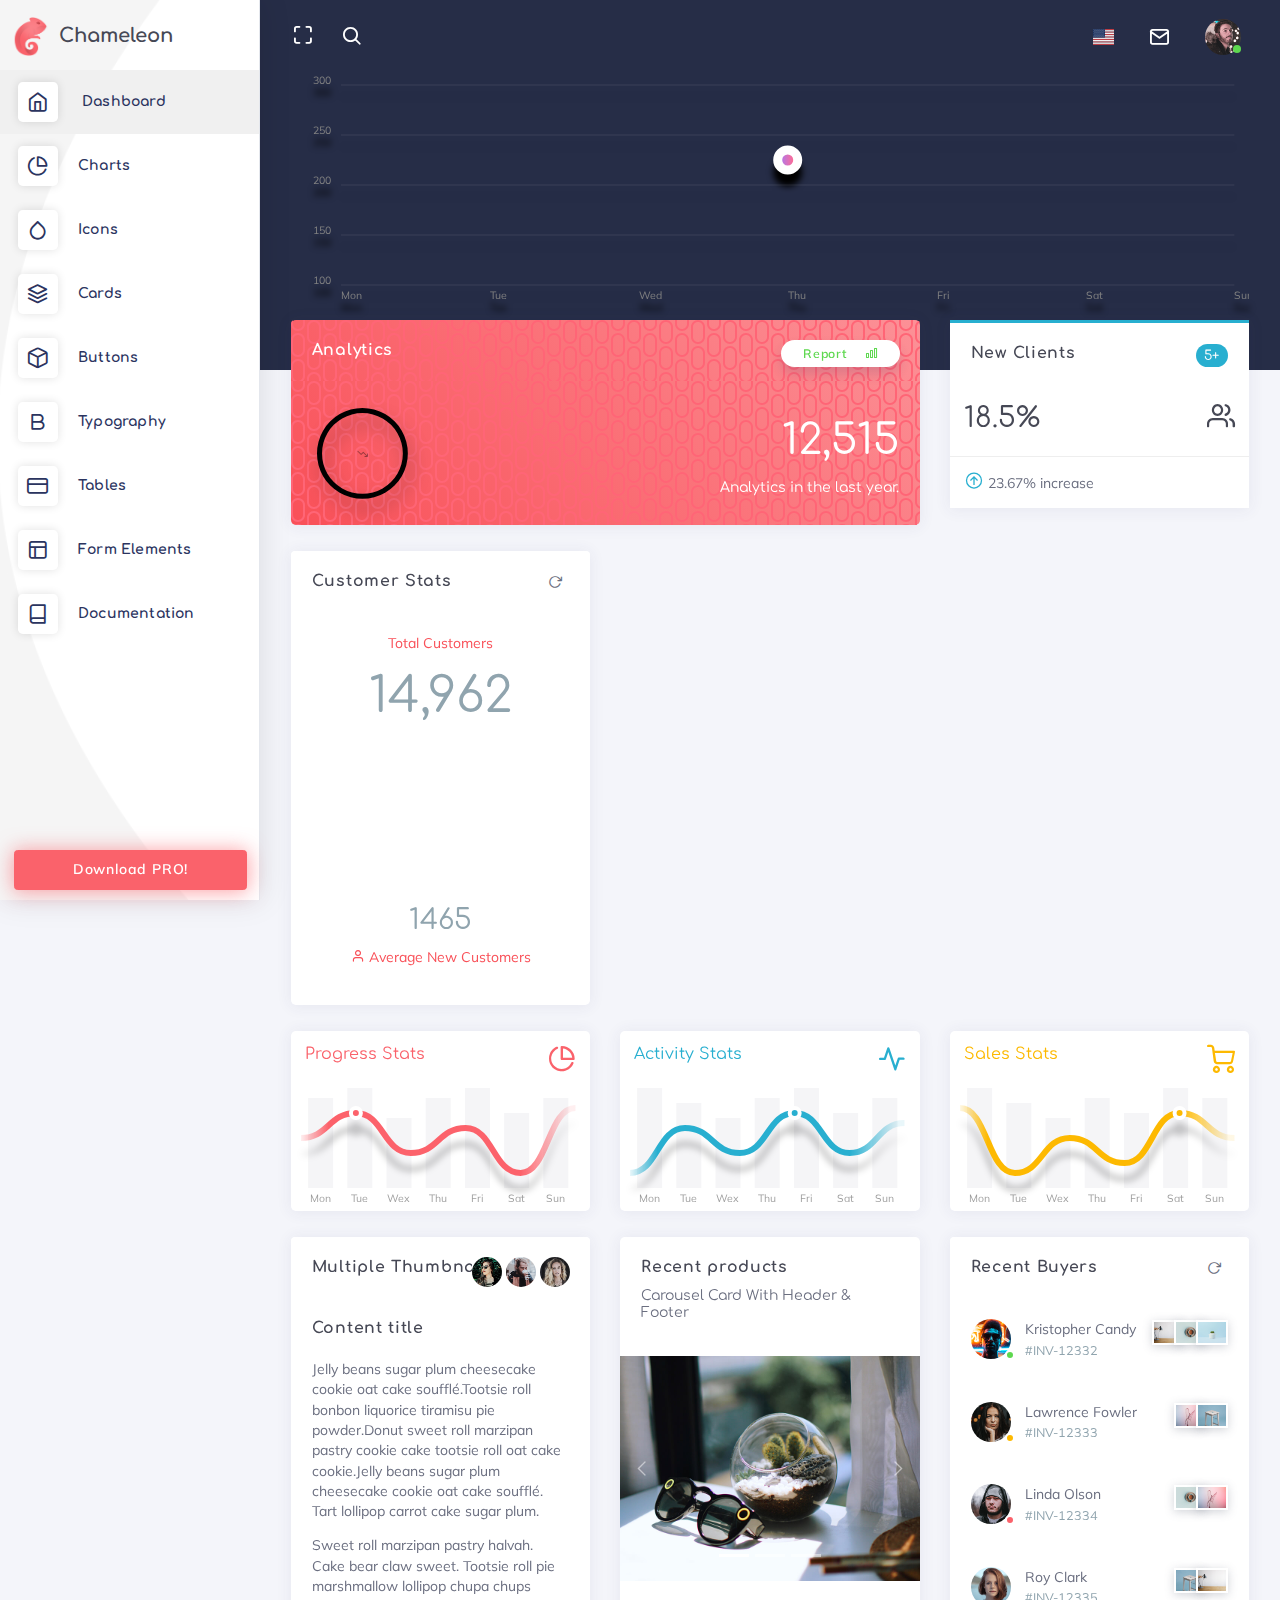
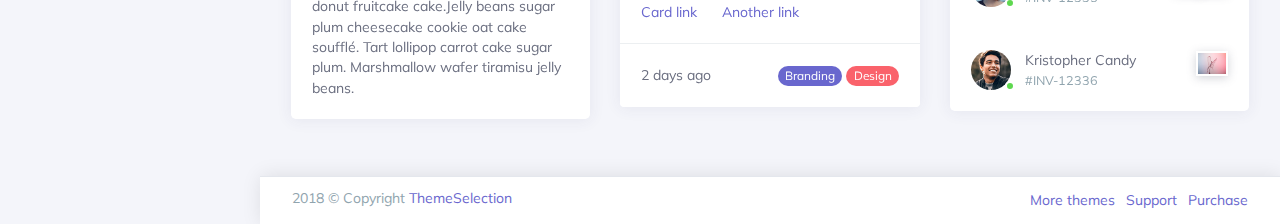
<file: index.html>
<!DOCTYPE html>
<html class="loading" lang="en" data-textdirection="ltr">
  <head>
    <meta http-equiv="Content-Type" content="text/html; charset=UTF-8">
    <meta http-equiv="X-UA-Compatible" content="IE=edge">
    <meta name="viewport" content="width=device-width, initial-scale=1.0, user-scalable=0, minimal-ui">
    <meta name="description" content="Chameleon Admin is a modern Bootstrap 4 webapp &amp; admin dashboard html template with a large number of components, elegant design, clean and organized code.">
    <meta name="keywords" content="admin template, Chameleon admin template, dashboard template, gradient admin template, responsive admin template, webapp, eCommerce dashboard, analytic dashboard">
    <meta name="author" content="ThemeSelect">
    <title>Dashboard - Chameleon Admin - Modern Bootstrap 4 WebApp & Dashboard HTML Template + UI Kit</title>
    <link rel="apple-touch-icon" href="theme-assets/images/ico/apple-icon-120.png">
    <link rel="shortcut icon" type="image/x-icon" href="theme-assets/images/ico/favicon.ico">
    <link href="https://fonts.googleapis.com/css?family=Muli:300,300i,400,400i,600,600i,700,700i%7CComfortaa:300,400,700" rel="stylesheet">
    <link href="https://maxcdn.icons8.com/fonts/line-awesome/1.1/css/line-awesome.min.css" rel="stylesheet">
    <!-- BEGIN VENDOR CSS-->
    <link rel="stylesheet" type="text/css" href="theme-assets/css/vendors.css">
    <link rel="stylesheet" type="text/css" href="theme-assets/vendors/css/charts/chartist.css">
    <!-- END VENDOR CSS-->
    <!-- BEGIN CHAMELEON  CSS-->
    <link rel="stylesheet" type="text/css" href="theme-assets/css/app-lite.css">
    <!-- END CHAMELEON  CSS-->
    <!-- BEGIN Page Level CSS-->
    <link rel="stylesheet" type="text/css" href="theme-assets/css/core/menu/menu-types/vertical-menu.css">
    <link rel="stylesheet" type="text/css" href="theme-assets/css/core/colors/palette-gradient.css">
    <link rel="stylesheet" type="text/css" href="theme-assets/css/pages/dashboard-ecommerce.css">
    <!-- END Page Level CSS-->
    <!-- BEGIN Custom CSS-->
    <!-- END Custom CSS-->
  </head>
  <body class="vertical-layout vertical-menu 2-columns   menu-expanded fixed-navbar" data-open="click" data-menu="vertical-menu" data-color="bg-chartbg" data-col="2-columns">

    <!-- fixed-top-->
    <nav class="header-navbar navbar-expand-md navbar navbar-with-menu navbar-without-dd-arrow fixed-top navbar-semi-light">
      <div class="navbar-wrapper">
        <div class="navbar-container content">
          <div class="collapse navbar-collapse show" id="navbar-mobile">
            <ul class="nav navbar-nav mr-auto float-left">
              <li class="nav-item d-block d-md-none"><a class="nav-link nav-menu-main menu-toggle hidden-xs" href="#"><i class="ft-menu"></i></a></li>
              <li class="nav-item d-none d-md-block"><a class="nav-link nav-link-expand" href="#"><i class="ficon ft-maximize"></i></a></li>
              <li class="nav-item dropdown navbar-search"><a class="nav-link dropdown-toggle hide" data-toggle="dropdown" href="#"><i class="ficon ft-search"></i></a>
                <ul class="dropdown-menu">
                  <li class="arrow_box">
                    <form>
                      <div class="input-group search-box">
                        <div class="position-relative has-icon-right full-width">
                          <input class="form-control" id="search" type="text" placeholder="Search here...">
                          <div class="form-control-position navbar-search-close"><i class="ft-x">   </i></div>
                        </div>
                      </div>
                    </form>
                  </li>
                </ul>
              </li>
            </ul>
            <ul class="nav navbar-nav float-right">         
              <li class="dropdown dropdown-language nav-item"><a class="dropdown-toggle nav-link" id="dropdown-flag" href="#" data-toggle="dropdown" aria-haspopup="true" aria-expanded="false"><i class="flag-icon flag-icon-us"></i><span class="selected-language"></span></a>
                <div class="dropdown-menu" aria-labelledby="dropdown-flag">
                  <div class="arrow_box"><a class="dropdown-item" href="#"><i class="flag-icon flag-icon-us"></i> English</a><a class="dropdown-item" href="#"><i class="flag-icon flag-icon-cn"></i> Chinese</a><a class="dropdown-item" href="#"><i class="flag-icon flag-icon-ru"></i> Russian</a><a class="dropdown-item" href="#"><i class="flag-icon flag-icon-fr"></i> French</a><a class="dropdown-item" href="#"><i class="flag-icon flag-icon-es"></i> Spanish</a></div>
                </div>
              </li>
            </ul>
            <ul class="nav navbar-nav float-right">
              <li class="dropdown dropdown-notification nav-item"><a class="nav-link nav-link-label" href="#" data-toggle="dropdown"><i class="ficon ft-mail">             </i></a>
                <div class="dropdown-menu dropdown-menu-right">
                  <div class="arrow_box_right"><a class="dropdown-item" href="#"><i class="ft-book"></i> Read Mail</a><a class="dropdown-item" href="#"><i class="ft-bookmark"></i> Read Later</a><a class="dropdown-item" href="#"><i class="ft-check-square"></i> Mark all Read       </a></div>
                </div>
              </li>
              <li class="dropdown dropdown-user nav-item"><a class="dropdown-toggle nav-link dropdown-user-link" href="#" data-toggle="dropdown">             <span class="avatar avatar-online"><img src="theme-assets/images/portrait/small/avatar-s-19.png" alt="avatar"><i></i></span></a>
                <div class="dropdown-menu dropdown-menu-right">
                  <div class="arrow_box_right"><a class="dropdown-item" href="#"><span class="avatar avatar-online"><img src="theme-assets/images/portrait/small/avatar-s-19.png" alt="avatar"><span class="user-name text-bold-700 ml-1">John Doe</span></span></a>
                    <div class="dropdown-divider"></div><a class="dropdown-item" href="#"><i class="ft-user"></i> Edit Profile</a><a class="dropdown-item" href="#"><i class="ft-mail"></i> My Inbox</a><a class="dropdown-item" href="#"><i class="ft-check-square"></i> Task</a><a class="dropdown-item" href="#"><i class="ft-message-square"></i> Chats</a>
                    <div class="dropdown-divider"></div><a class="dropdown-item" href="#"><i class="ft-power"></i> Logout</a>
                  </div>
                </div>
              </li>
            </ul>
          </div>
        </div>
      </div>
    </nav>

    <!-- ////////////////////////////////////////////////////////////////////////////-->


    <div class="main-menu menu-fixed menu-light menu-accordion    menu-shadow " data-scroll-to-active="true" data-img="theme-assets/images/backgrounds/02.jpg">
      <div class="navbar-header">
        <ul class="nav navbar-nav flex-row">       
          <li class="nav-item mr-auto"><a class="navbar-brand" href="index.html"><img class="brand-logo" alt="Chameleon admin logo" src="theme-assets/images/logo/logo.png"/>
              <h3 class="brand-text">Chameleon</h3></a></li>
          <li class="nav-item d-md-none"><a class="nav-link close-navbar"><i class="ft-x"></i></a></li>
        </ul>
      </div>
      <div class="main-menu-content">
        <ul class="navigation navigation-main" id="main-menu-navigation" data-menu="menu-navigation">
          <li class="active"><a href="index.html"><i class="ft-home"></i><span class="menu-title" data-i18n="">Dashboard</span></a>
          </li>
          <li class=" nav-item"><a href="charts.html"><i class="ft-pie-chart"></i><span class="menu-title" data-i18n="">Charts</span></a>
          </li>
          <li class=" nav-item"><a href="icons.html"><i class="ft-droplet"></i><span class="menu-title" data-i18n="">Icons</span></a>
          </li>
          <li class=" nav-item"><a href="cards.html"><i class="ft-layers"></i><span class="menu-title" data-i18n="">Cards</span></a>
          </li>
          <li class=" nav-item"><a href="buttons.html"><i class="ft-box"></i><span class="menu-title" data-i18n="">Buttons</span></a>
          </li>
          <li class=" nav-item"><a href="typography.html"><i class="ft-bold"></i><span class="menu-title" data-i18n="">Typography</span></a>
          </li>
          <li class=" nav-item"><a href="tables.html"><i class="ft-credit-card"></i><span class="menu-title" data-i18n="">Tables</span></a>
          </li>
          <li class=" nav-item"><a href="form-elements.html"><i class="ft-layout"></i><span class="menu-title" data-i18n="">Form Elements</span></a>
          </li>
          <li class=" nav-item"><a href="https://themeselection.com/demo/chameleon-admin-template/documentation"><i class="ft-book"></i><span class="menu-title" data-i18n="">Documentation</span></a>
          </li>
        </ul>
      </div><a class="btn btn-danger btn-block btn-glow btn-upgrade-pro mx-1" href="https://themeselection.com/products/chameleon-admin-modern-bootstrap-webapp-dashboard-html-template-ui-kit/" target="_blank">Download PRO!</a>
      <div class="navigation-background"></div>
    </div>

    <div class="app-content content">
      <div class="content-wrapper">
        <div class="content-wrapper-before"></div>
        <div class="content-header row">
        </div>
        <div class="content-body"><!-- Chart -->
<div class="row match-height">
    <div class="col-12">
        <div class="">
            <div id="gradient-line-chart1" class="height-250 GradientlineShadow1"></div>
        </div>
    </div>
</div>
<!-- Chart -->
<!-- eCommerce statistic -->
        <div class="row">
            <div class="col-8">
                <div class="card pull-up bg-gradient-directional-danger">
                    <div class="card-header bg-hexagons-danger">
                        <h4 class="card-title white">Analytics</h4>
                        <a class="heading-elements-toggle"><i class="la la-ellipsis-v font-medium-3"></i></a>
                        <div class="heading-elements">
                            <ul class="list-inline mb-0">
                                <li>
                                    <a class="btn btn-sm btn-white success box-shadow-1 round btn-min-width pull-right" href="#" target="_blank">Report <i class="ft-bar-chart pl-1"></i></a>
                                </li>
                            </ul>
                        </div>
                    </div>
                    <div class="card-content collapse show bg-hexagons-danger">
                        <div class="card-body">
                            <div class="media d-flex">
                                <div class="align-self-center width-100">
                                    <div id="Analytics-donut-chart" class="height-100 donutShadow"><svg xmlns:ct="http://gionkunz.github.com/chartist-js/ct" width="100%" height="100%" class="ct-chart-donut" style="width: 100%; height: 100%;"><g class="ct-series ct-series-a"><path d="M50.416,5A45.424,45.424,0,1,0,50.424,5L50.424,10A40.424,40.424,0,1,1,50.417,10Z" class="ct-slice-donut-solid" ct:value="100"></path></g><g><text dx="50.42414474487305" dy="55.1241717338562" text-anchor="middle" class="ct-label" font-family="feather"></text></g><defs><linearGradient id="donutGradient1" x1="0" y1="1" x2="0" y2="0"><stop offset="0%" stop-color="rgba(250,203,205,1)"></stop><stop offset="95%" stop-color="rgba(250,203,205, 0.7)"></stop></linearGradient></defs></svg></div>
                                </div>
                                <div class="media-body text-right mt-1">
                                    <h3 class="font-large-2 white">12,515</h3>
                                    <h6 class="mt-1"><span class="text-muted white">Analytics in the <a href="#" class="darken-2 white">last year.</a></span></h6>
                                </div>
                            </div>
                        </div>
                    </div>
                </div>
            </div>

            <div class="col-md-12 col-lg-4">
                <div class="card pull-up border-top-info border-top-3 rounded-0">
                    <div class="card-header">
                        <h4 class="card-title">New Clients <span class="badge badge-pill badge-info float-right m-0">5+</span></h4>
                    </div>
                    <div class="card-content collapse show">
                        <div class="card-body p-1">
                            <h4 class="font-large-1 text-bold-400">18.5% <i class="ft-users float-right"></i></h4>
                        </div>
                        <div class="card-footer p-1">
                            <span class="text-muted"><i class="la la-arrow-circle-o-up info"></i> 23.67% increase</span>
                        </div>
                    </div>
                </div>
            </div>


        </div>

        <div class="row">

              <div class="col-xl-4 col-lg-12">
              <div class="card">
                  <div class="card-header ">
                      <h4 class="card-title">Customer Stats</h4>
                      <a class="heading-elements-toggle">
                          <i class="la la-ellipsis-v font-medium-3"></i>
                      </a>
                      <div class="heading-elements">
                          <ul class="list-inline mb-0">
                              <li>
                                  <a data-action="reload">
                                      <i class="ft-rotate-cw"></i>
                                  </a>
                              </li>
                          </ul>
                      </div>
                  </div>
                  <div class="card-content">
                      <div class="card-body text-center">
                          <div class="card-header pt-0 pb-0">
                              <p class="danger darken-2">Total Customers</p>
                              <h3 class="display-4 blue-grey lighten-2">14,962</h3>
                          </div>
                          <div class="card-content">
                              <div id="new-customers" class="height-150 donutShadow"></div>
                              <ul class="list-inline clearfix mt-2">
                                  <li>
                                      <h1 class="blue-grey lighten-2 text-bold-400">1465</h1>
                                      <span class="danger darken-2">
                                          <i class="ft-user"></i> Average New Customers</span>
                                  </li>
                              </ul>
                          </div>
                      </div>
                  </div>
              </div>
          </div>
        </div>




<div class="row">
    <div class="col-xl-4 col-lg-6 col-md-12">
        <div class="card pull-up ecom-card-1 bg-white">
            <div class="card-content ecom-card2 height-180">
                <h5 class="text-muted danger position-absolute p-1">Progress Stats</h5>
                <div>
                    <i class="ft-pie-chart danger font-large-1 float-right p-1"></i>
                </div>
                <div class="progress-stats-container ct-golden-section height-75 position-relative pt-3  ">
                    <div id="progress-stats-bar-chart"></div>
                    <div id="progress-stats-line-chart" class="progress-stats-shadow"></div>
                </div>
            </div>
        </div>
    </div>
    <div class="col-xl-4 col-lg-6 col-md-12">
        <div class="card pull-up ecom-card-1 bg-white">
            <div class="card-content ecom-card2 height-180">
                <h5 class="text-muted info position-absolute p-1">Activity Stats</h5>
                <div>
                    <i class="ft-activity info font-large-1 float-right p-1"></i>
                </div>
                <div class="progress-stats-container ct-golden-section height-75 position-relative pt-3">
                    <div id="progress-stats-bar-chart1"></div>
                    <div id="progress-stats-line-chart1" class="progress-stats-shadow"></div>
                </div>
            </div>
        </div>
    </div>
    <div class="col-xl-4 col-lg-12">
        <div class="card pull-up ecom-card-1 bg-white">
            <div class="card-content ecom-card2 height-180">
                <h5 class="text-muted warning position-absolute p-1">Sales Stats</h5>
                <div>
                    <i class="ft-shopping-cart warning font-large-1 float-right p-1"></i>
                </div>
                <div class="progress-stats-container ct-golden-section height-75 position-relative pt-3">
                    <div id="progress-stats-bar-chart2"></div>
                    <div id="progress-stats-line-chart2" class="progress-stats-shadow"></div>
                </div>
            </div>
        </div>
    </div>
</div>
<!--/ eCommerce statistic -->

<!-- Statistics -->
<div class="row match-height">
    <div class="col-xl-4 col-lg-12">
            <div class="card">
                <div class="card-header">
                    <h4 class="card-title" id="heading-multiple-thumbnails">Multiple Thumbnail</h4>
                    <a class="heading-elements-toggle">
                        <i class="la la-ellipsis-v font-medium-3"></i>
                    </a>
                    <div class="heading-elements">
                        <span class="avatar">
                            <img src="theme-assets/images/portrait/small/avatar-s-2.png" alt="avatar">
                        </span>
                        <span class="avatar">
                            <img src="theme-assets/images/portrait/small/avatar-s-3.png" alt="avatar">
                        </span>
                        <span class="avatar">
                            <img src="theme-assets/images/portrait/small/avatar-s-4.png" alt="avatar">
                        </span>
                    </div>
                </div>
                <div class="card-content">
                    <div class="card-body">
                        <h4 class="card-title">Content title</h4>
                        <p class="card-text">Jelly beans sugar plum cheesecake cookie oat cake soufflé.Tootsie roll bonbon liquorice tiramisu pie powder.Donut sweet
                            roll marzipan pastry cookie cake tootsie roll oat cake cookie.Jelly beans sugar plum cheesecake cookie oat cake soufflé. Tart lollipop carrot cake sugar plum. </p>
                        <p class="card-text">Sweet roll marzipan pastry halvah. Cake bear claw sweet. Tootsie roll pie marshmallow lollipop chupa chups donut fruitcake
                            cake.Jelly beans sugar plum cheesecake cookie oat cake soufflé. Tart lollipop carrot cake sugar plum. Marshmallow
                            wafer tiramisu jelly beans.</p>
                    </div>
                </div>
            </div>
    </div>
    <div class="col-xl-4 col-lg-12">
        <div class="card">
            <div class="card-content">
                <div class="card-body">
                    <h4 class="card-title">Recent products</h4>
                    <h6 class="card-subtitle text-muted">Carousel Card With Header & Footer</h6>
                </div>
                <div id="carousel-area" class="carousel slide" data-ride="carousel">
                    <ol class="carousel-indicators">
                        <li data-target="#carousel-area" data-slide-to="0" class="active"></li>
                        <li data-target="#carousel-area" data-slide-to="1"></li>
                        <li data-target="#carousel-area" data-slide-to="2"></li>
                    </ol>
                    <div class="carousel-inner" role="listbox">
                        <div class="carousel-item active">
                            <img src="theme-assets/images/carousel/08.jpg" class="d-block w-100" alt="First slide">
                        </div>
                        <div class="carousel-item">
                            <img src="theme-assets/images/carousel/03.jpg" class="d-block w-100" alt="Second slide">
                        </div>
                        <div class="carousel-item">
                            <img src="theme-assets/images/carousel/01.jpg" class="d-block w-100" alt="Third slide">
                        </div>
                    </div>
                    <a class="carousel-control-prev" href="#carousel-area" role="button" data-slide="prev">
                            <span class="la la-angle-left" aria-hidden="true"></span>
                            <span class="sr-only">Previous</span>
                        </a>
                    <a class="carousel-control-next" href="#carousel-area" role="button" data-slide="next">
                            <span class="la la-angle-right icon-next" aria-hidden="true"></span>
                            <span class="sr-only">Next</span>
                        </a>
                </div>
                <div class="card-body">
                    <a href="#" class="card-link">Card link</a>
                    <a href="#" class="card-link">Another link</a>
                </div>
            </div>
            <div class="card-footer border-top-blue-grey border-top-lighten-5 text-muted">
                <span class="float-left">2 days ago</span>
                <span class="tags float-right">
                    <span class="badge badge-pill badge-primary">Branding</span>
                    <span class="badge badge-pill badge-danger">Design</span>
                </span>
            </div>
        </div>
    </div>
    <div class="col-xl-4 col-lg-12">
        <div class="card">
            <div class="card-header">
                <h4 class="card-title">Recent Buyers</h4>
                <a class="heading-elements-toggle">
                    <i class="fa fa-ellipsis-v font-medium-3"></i>
                </a>
                <div class="heading-elements">
                    <ul class="list-inline mb-0">
                        <li>
                            <a data-action="reload">
                                <i class="ft-rotate-cw"></i>
                            </a>
                        </li>
                    </ul>
                </div>
            </div>
            <div class="card-content">
                <div id="recent-buyers" class="media-list">
                    <a href="#" class="media border-0">
                        <div class="media-left pr-1">
                            <span class="avatar avatar-md avatar-online">
                                <img class="media-object rounded-circle" src="theme-assets/images/portrait/small/avatar-s-7.png" alt="Generic placeholder image">
                                <i></i>
                            </span>
                        </div>
                        <div class="media-body w-100">
                            <span class="list-group-item-heading">Kristopher Candy

                            </span>
                            <ul class="list-unstyled users-list m-0 float-right">
                                <li data-toggle="tooltip" data-popup="tooltip-custom" data-original-title="Product 1" class="avatar avatar-sm pull-up">
                                    <img class="media-object rounded-circle no-border-top-radius no-border-bottom-radius" src="theme-assets/images/portfolio/portfolio-1.jpg"
                                        alt="Avatar">
                                </li>
                                <li data-toggle="tooltip" data-popup="tooltip-custom" data-original-title="Product 2" class="avatar avatar-sm pull-up">
                                    <img class="media-object rounded-circle no-border-top-radius no-border-bottom-radius" src="theme-assets/images/portfolio/portfolio-2.jpg"
                                        alt="Avatar">
                                </li>
                                <li data-toggle="tooltip" data-popup="tooltip-custom" data-original-title="Product 3" class="avatar avatar-sm pull-up">
                                    <img class="media-object rounded-circle no-border-top-radius no-border-bottom-radius" src="theme-assets/images/portfolio/portfolio-4.jpg"
                                        alt="Avatar">
                                </li>
                            </ul>
                            <p class="list-group-item-text mb-0">
                                <span class="blue-grey lighten-2 font-small-3"> #INV-12332 </span>
                            </p>
                        </div>
                    </a>
                    <a href="#" class="media border-0">
                        <div class="media-left pr-1">
                            <span class="avatar avatar-md avatar-away">
                                <img class="media-object rounded-circle" src="theme-assets/images/portrait/small/avatar-s-8.png" alt="Generic placeholder image">
                                <i></i>
                            </span>
                        </div>
                        <div class="media-body w-100">
                            <span class="list-group-item-heading">Lawrence Fowler

                            </span>
                            <ul class="list-unstyled users-list m-0 float-right">
                                <li data-toggle="tooltip" data-popup="tooltip-custom" data-original-title="Product 1" class="avatar avatar-sm pull-up">
                                    <img class="media-object rounded-circle no-border-top-radius no-border-bottom-radius" src="theme-assets/images/portfolio/portfolio-5.jpg"
                                        alt="Avatar">
                                </li>
                                <li data-toggle="tooltip" data-popup="tooltip-custom" data-original-title="Product 2" class="avatar avatar-sm pull-up">
                                    <img class="media-object rounded-circle no-border-top-radius no-border-bottom-radius" src="theme-assets/images/portfolio/portfolio-6.jpg"
                                        alt="Avatar">
                                </li>
                            </ul>
                            <p class="list-group-item-text mb-0">
                                <span class="blue-grey lighten-2 font-small-3"> #INV-12333 </span>
                            </p>
                        </div>
                    </a>
                    <a href="#" class="media border-0">
                        <div class="media-left pr-1">
                            <span class="avatar avatar-md avatar-busy">
                                <img class="media-object rounded-circle" src="theme-assets/images/portrait/small/avatar-s-9.png" alt="Generic placeholder image">
                                <i></i>
                            </span>
                        </div>
                        <div class="media-body w-100">
                            <span class="list-group-item-heading">Linda Olson

                            </span>
                            <ul class="list-unstyled users-list m-0 float-right">
                                <li data-toggle="tooltip" data-popup="tooltip-custom" data-original-title="Product 1" class="avatar avatar-sm pull-up">
                                    <img class="media-object rounded-circle no-border-top-radius no-border-bottom-radius" src="theme-assets/images/portfolio/portfolio-2.jpg"
                                        alt="Avatar">
                                </li>
                                <li data-toggle="tooltip" data-popup="tooltip-custom" data-original-title="Product 2" class="avatar avatar-sm pull-up">
                                    <img class="media-object rounded-circle no-border-top-radius no-border-bottom-radius" src="theme-assets/images/portfolio/portfolio-5.jpg"
                                        alt="Avatar">
                                </li>
                            </ul>
                            <p class="list-group-item-text mb-0">
                                <span class="blue-grey lighten-2 font-small-3"> #INV-12334 </span>
                            </p>
                        </div>
                    </a>
                    <a href="#" class="media border-0">
                        <div class="media-left pr-1">
                            <span class="avatar avatar-md avatar-online">
                                <img class="media-object rounded-circle" src="theme-assets/images/portrait/small/avatar-s-10.png" alt="Generic placeholder image">
                                <i></i>
                            </span>
                        </div>
                        <div class="media-body w-100">
                            <span class="list-group-item-heading">Roy Clark

                            </span>
                            <ul class="list-unstyled users-list m-0 float-right">
                                <li data-toggle="tooltip" data-popup="tooltip-custom" data-original-title="Product 1" class="avatar avatar-sm pull-up">
                                    <img class="media-object rounded-circle no-border-top-radius no-border-bottom-radius" src="theme-assets/images/portfolio/portfolio-6.jpg"
                                        alt="Avatar">
                                </li>
                                <li data-toggle="tooltip" data-popup="tooltip-custom" data-original-title="Product 2" class="avatar avatar-sm pull-up">
                                    <img class="media-object rounded-circle no-border-top-radius no-border-bottom-radius" src="theme-assets/images/portfolio/portfolio-1.jpg"
                                        alt="Avatar">
                                </li>
                            </ul>
                            <p class="list-group-item-text mb-0">
                                <span class="blue-grey lighten-2 font-small-3"> #INV-12335 </span>
                            </p>
                        </div>
                    </a>
                    <a href="#" class="media border-0">
                        <div class="media-left pr-1">
                            <span class="avatar avatar-md avatar-online">
                                <img class="media-object rounded-circle" src="theme-assets/images/portrait/small/avatar-s-11.png" alt="Generic placeholder image">
                                <i></i>
                            </span>
                        </div>
                        <div class="media-body w-100">
                            <span class="list-group-item-heading">Kristopher Candy

                            </span>
                            <ul class="list-unstyled users-list m-0 float-right">
                                <li data-toggle="tooltip" data-popup="tooltip-custom" data-original-title="Product 1" class="avatar avatar-sm pull-up">
                                    <img class="media-object rounded-circle no-border-top-radius no-border-bottom-radius" src="theme-assets/images/portfolio/portfolio-5.jpg"
                                        alt="Avatar">
                                </li>
                            </ul>
                            <p class="list-group-item-text mb-0">
                                <span class="blue-grey lighten-2 font-small-3"> #INV-12336 </span>
                            </p>
                        </div>
                    </a>
                </div>
            </div>
        </div>
    </div>
</div>
<!--/ Statistics -->
        </div>
      </div>
    </div>
    <!-- ////////////////////////////////////////////////////////////////////////////-->


    <footer class="footer footer-static footer-light navbar-border navbar-shadow">
      <div class="clearfix blue-grey lighten-2 text-sm-center mb-0 px-2"><span class="float-md-left d-block d-md-inline-block">2018  &copy; Copyright <a class="text-bold-800 grey darken-2" href="https://themeselection.com" target="_blank">ThemeSelection</a></span>
        <ul class="list-inline float-md-right d-block d-md-inline-blockd-none d-lg-block mb-0">
          <li class="list-inline-item"><a class="my-1" href="https://themeselection.com/" target="_blank"> More themes</a></li>
          <li class="list-inline-item"><a class="my-1" href="https://themeselection.com/support" target="_blank"> Support</a></li>
          <li class="list-inline-item"><a class="my-1" href="https://themeselection.com/products/chameleon-admin-modern-bootstrap-webapp-dashboard-html-template-ui-kit/" target="_blank"> Purchase</a></li>
        </ul>
      </div>
    </footer>

    <!-- BEGIN VENDOR JS-->
    <script src="theme-assets/vendors/js/vendors.min.js" type="text/javascript"></script>
    <!-- BEGIN VENDOR JS-->
    <!-- BEGIN PAGE VENDOR JS-->
    <script src="theme-assets/vendors/js/charts/chartist.min.js" type="text/javascript"></script>
    <!-- END PAGE VENDOR JS-->
    <!-- BEGIN CHAMELEON  JS-->
    <script src="theme-assets/js/core/app-menu-lite.js" type="text/javascript"></script>
    <script src="theme-assets/js/core/app-lite.js" type="text/javascript"></script>
    <!-- END CHAMELEON  JS-->
    <!-- BEGIN PAGE LEVEL JS-->
    <script src="theme-assets/js/scripts/pages/dashboard-lite.js" type="text/javascript"></script>
    <!-- END PAGE LEVEL JS-->
  </body>
</html>
</file>
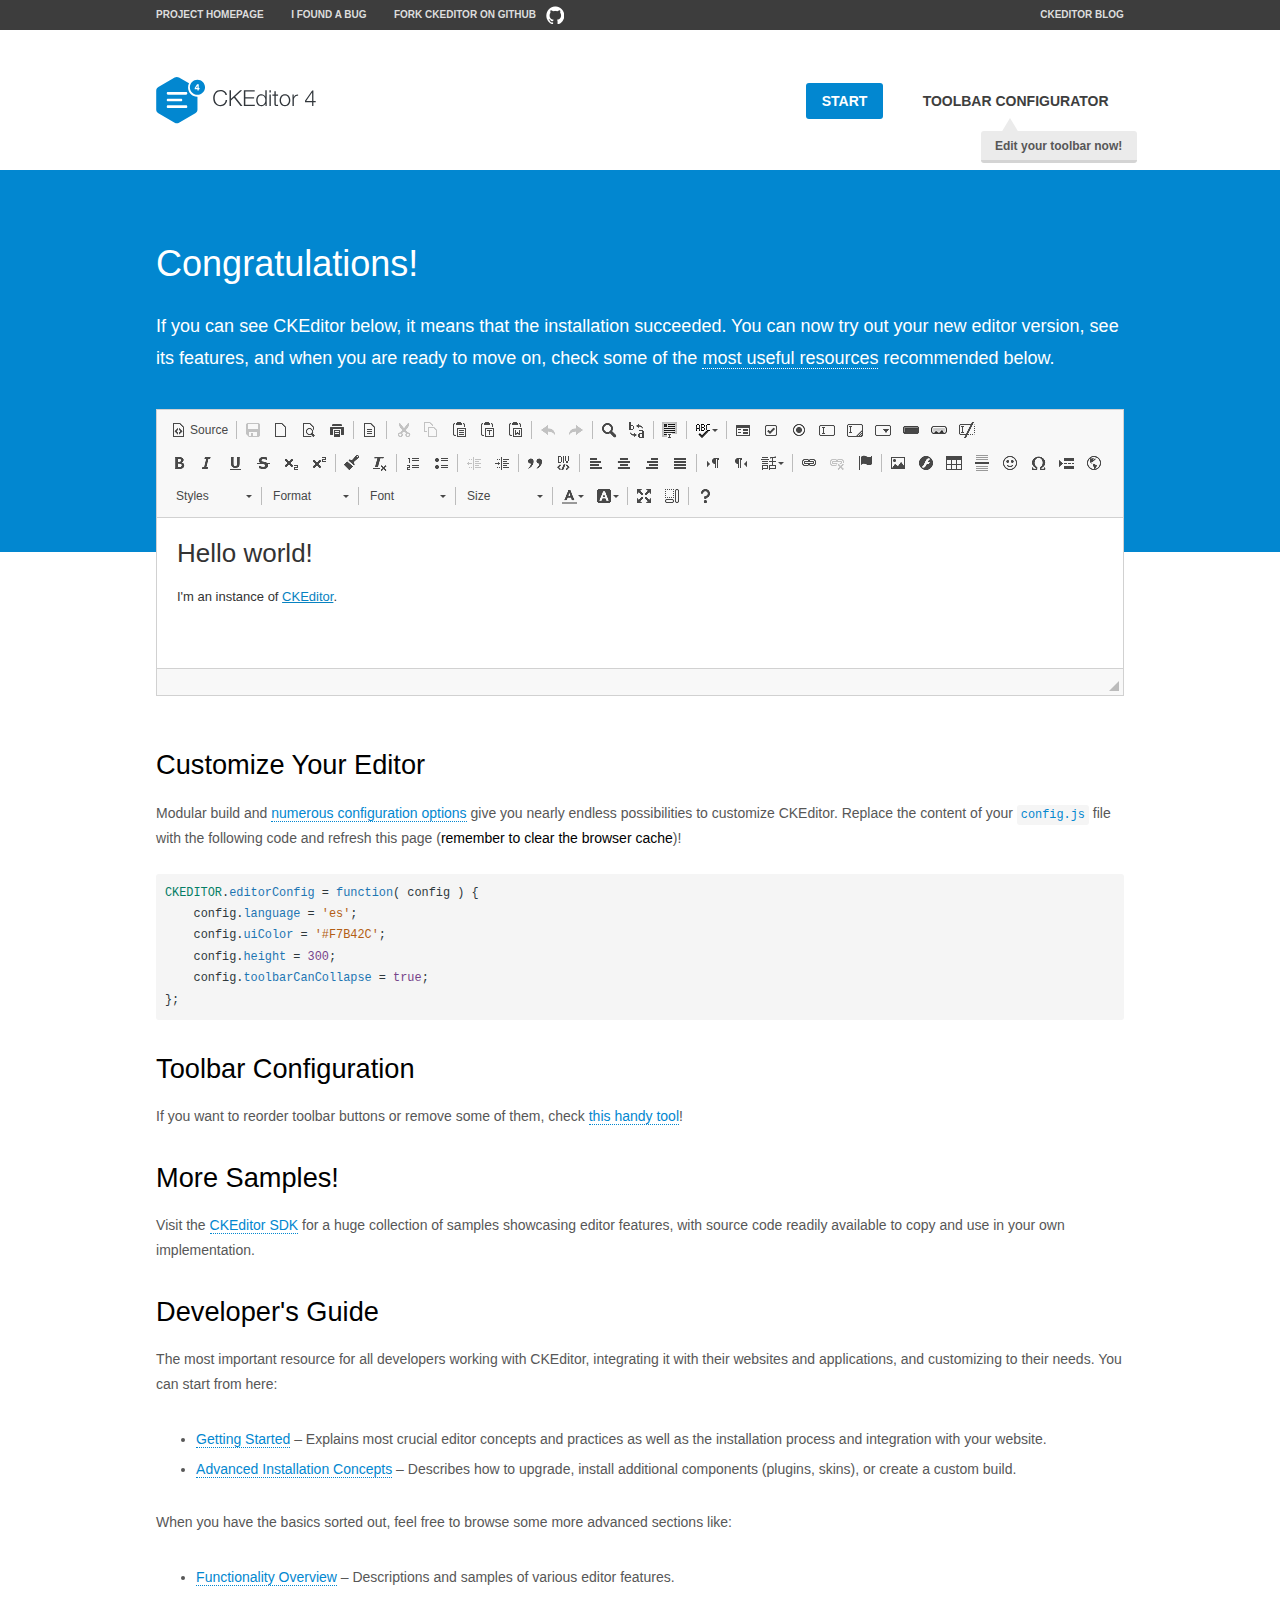
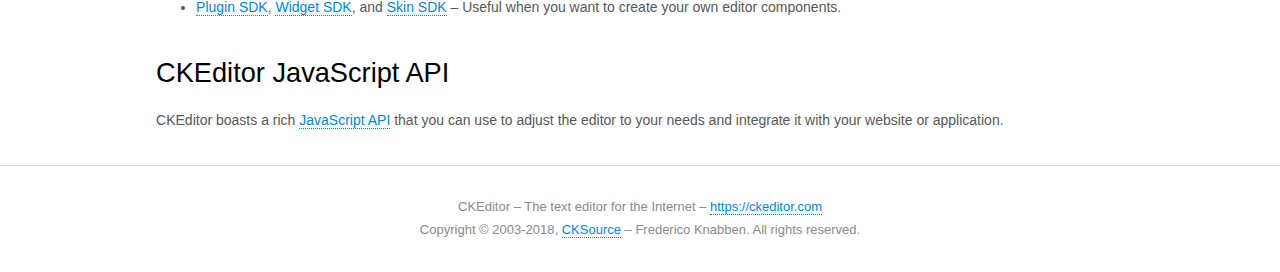
<file: theme-assets/vendors/js/editors/ckeditor/samples/index.html>
<!DOCTYPE html>
<!--
Copyright (c) 2003-2018, CKSource - Frederico Knabben. All rights reserved.
For licensing, see LICENSE.md or https://ckeditor.com/legal/ckeditor-oss-license
-->
<html>
<head>
	<meta charset="utf-8">
	<title>CKEditor Sample</title>
	<script src="../ckeditor.js"></script>
	<script src="js/sample.js"></script>
	<link rel="stylesheet" href="css/samples.css">
	<link rel="stylesheet" href="toolbarconfigurator/lib/codemirror/neo.css">
</head>
<body id="main">

<nav class="navigation-a">
	<div class="grid-container">
		<ul class="navigation-a-left grid-width-70">
			<li><a href="https://ckeditor.com/ckeditor-4/">Project Homepage</a></li>
			<li><a href="https://github.com/ckeditor/ckeditor-dev/issues">I found a bug</a></li>
			<li><a href="http://github.com/ckeditor/ckeditor-dev" class="icon-pos-right icon-navigation-a-github">Fork CKEditor on GitHub</a></li>
		</ul>
		<ul class="navigation-a-right grid-width-30">
			<li><a href="https://ckeditor.com/blog/">CKEditor Blog</a></li>
		</ul>
	</div>
</nav>

<header class="header-a">
	<div class="grid-container">
		<h1 class="header-a-logo grid-width-30">
			<a href="index.html"><img src="img/logo.svg" onerror="this.src='img/logo.png'; this.onerror=null;" alt="CKEditor Sample"></a>
		</h1>

		<nav class="navigation-b grid-width-70">
			<ul>
				<li><a href="index.html" class="button-a button-a-background">Start</a></li>
				<li><a href="toolbarconfigurator/index.html" class="button-a">Toolbar configurator <span class="balloon-a balloon-a-nw">Edit your toolbar now!</span></a></li>
			</ul>
		</nav>
	</div>
</header>

<main>
	<div class="adjoined-top">
		<div class="grid-container">
			<div class="content grid-width-100">
				<h1>Congratulations!</h1>
				<p>
					If you can see CKEditor below, it means that the installation succeeded.
					You can now try out your new editor version, see its features, and when you are ready to move on, check some of the <a href="#sample-customize">most useful resources</a> recommended below.
				</p>
			</div>
		</div>
	</div>
	<div class="adjoined-bottom">
		<div class="grid-container">
			<div class="grid-width-100">
				<div id="editor">
					<h1>Hello world!</h1>
					<p>I'm an instance of <a href="https://ckeditor.com">CKEditor</a>.</p>
				</div>
			</div>
		</div>
	</div>

	<div class="grid-container">
		<div class="content grid-width-100">
			<section id="sample-customize">
				<h2>Customize Your Editor</h2>
				<p>Modular build and <a href="https://docs.ckeditor.com/ckeditor4/docs/#!/guide/dev_configuration">numerous configuration options</a> give you nearly endless possibilities to customize CKEditor. Replace the content of your <code><a href="../config.js">config.js</a></code> file with the following code and refresh this page (<strong>remember to clear the browser cache</strong>)!</p>
		<pre class="cm-s-neo CodeMirror"><code><span style="padding-right: 0.1px;"><span class="cm-variable">CKEDITOR</span>.<span class="cm-property">editorConfig</span> <span class="cm-operator">=</span> <span class="cm-keyword">function</span>( <span class="cm-def">config</span> ) {</span>
<span style="padding-right: 0.1px;"><span class="cm-tab">	</span><span class="cm-variable-2">config</span>.<span class="cm-property">language</span> <span class="cm-operator">=</span> <span class="cm-string">'es'</span>;</span>
<span style="padding-right: 0.1px;"><span class="cm-tab">	</span><span class="cm-variable-2">config</span>.<span class="cm-property">uiColor</span> <span class="cm-operator">=</span> <span class="cm-string">'#F7B42C'</span>;</span>
<span style="padding-right: 0.1px;"><span class="cm-tab">	</span><span class="cm-variable-2">config</span>.<span class="cm-property">height</span> <span class="cm-operator">=</span> <span class="cm-number">300</span>;</span>
<span style="padding-right: 0.1px;"><span class="cm-tab">	</span><span class="cm-variable-2">config</span>.<span class="cm-property">toolbarCanCollapse</span> <span class="cm-operator">=</span> <span class="cm-atom">true</span>;</span>
<span style="padding-right: 0.1px;">};</span></code></pre>
			</section>

			<section>
				<h2>Toolbar Configuration</h2>
				<p>If you want to reorder toolbar buttons or remove some of them, check <a href="toolbarconfigurator/index.html">this handy tool</a>!</p>
			</section>

			<section>
				<h2>More Samples!</h2>
				<p>Visit the <a href="https://sdk.ckeditor.com">CKEditor SDK</a> for a huge collection of samples showcasing editor features, with source code readily available to copy and use in your own implementation.</p>
			</section>

			<section>
				<h2>Developer's Guide</h2>
				<p>The most important resource for all developers working with CKEditor, integrating it with their websites and applications, and customizing to their needs. You can start from here:</p>
				<ul>
					<li><a href="https://docs.ckeditor.com/ckeditor4/docs/#!/guide/dev_installation">Getting Started</a> &ndash; Explains most crucial editor concepts and practices as well as the installation process and integration with your website.</li>
					<li><a href="https://docs.ckeditor.com/ckeditor4/docs/#!/guide/dev_advanced_installation">Advanced Installation Concepts</a> &ndash; Describes how to upgrade, install additional components (plugins, skins), or create a custom build.</li>
				</ul>
					<p>When you have the basics sorted out, feel free to browse some more advanced sections like:</p>
				<ul>
					<li><a href="https://docs.ckeditor.com/ckeditor4/docs/#!/guide/dev_features">Functionality Overview</a> &ndash; Descriptions and samples of various editor features.</li>
					<li><a href="https://docs.ckeditor.com/ckeditor4/docs/#!/guide/plugin_sdk_intro">Plugin SDK</a>, <a href="https://docs.ckeditor.com/ckeditor4/docs/#!/guide/widget_sdk_intro">Widget SDK</a>, and <a href="https://docs.ckeditor.com/ckeditor4/docs/#!/guide/skin_sdk_intro">Skin SDK</a> &ndash; Useful when you want to create your own editor components.</li>
				</ul>
			</section>

			<section>
				<h2>CKEditor JavaScript API</h2>
				<p>CKEditor boasts a rich <a href="https://docs.ckeditor.com/ckeditor4/docs/#!/api">JavaScript API</a> that you can use to adjust the editor to your needs and integrate it with your website or application.</p>
			</section>
		</div>
	</div>
</main>

<footer class="footer-a grid-container">
	<div class="grid-container">
		<p class="grid-width-100">
			CKEditor &ndash; The text editor for the Internet &ndash; <a class="samples" href="https://ckeditor.com/">https://ckeditor.com</a>
		</p>
		<p class="grid-width-100" id="copy">
			Copyright &copy; 2003-2018, <a class="samples" href="https://cksource.com/">CKSource</a> &ndash; Frederico Knabben. All rights reserved.
		</p>
	</div>
</footer>
<script>
	initSample();
</script>

</body>
</html>
</file>
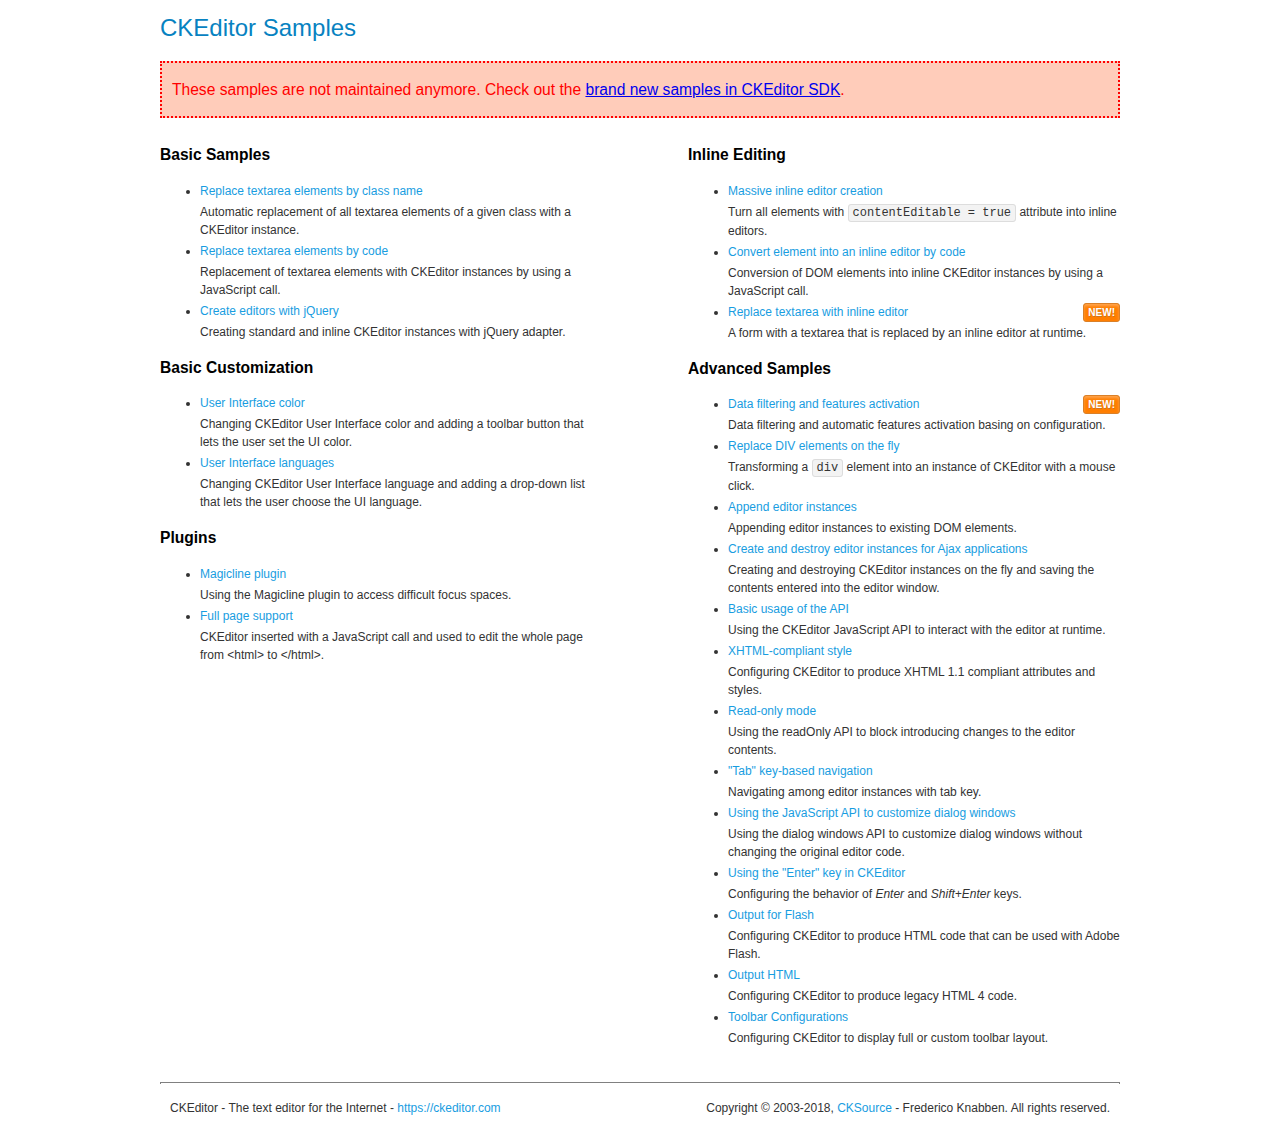
<file: theme-assets/vendors/js/editors/ckeditor/samples/old/index.html>
<!DOCTYPE html>
<!--
Copyright (c) 2003-2018, CKSource - Frederico Knabben. All rights reserved.
For licensing, see LICENSE.md or https://ckeditor.com/legal/ckeditor-oss-license
-->
<html>
<head>
	<meta charset="utf-8">
	<title>CKEditor Samples</title>
	<link rel="stylesheet" href="sample.css">
</head>
<body>
	<h1 class="samples">
		CKEditor Samples
	</h1>
	<div class="warning deprecated">
		These samples are not maintained anymore. Check out the <a href="https://sdk.ckeditor.com/">brand new samples in CKEditor SDK</a>.
	</div>
	<div class="twoColumns">
		<div class="twoColumnsLeft">
			<h2 class="samples">
				Basic Samples
			</h2>
			<dl class="samples">
				<dt><a class="samples" href="replacebyclass.html">Replace textarea elements by class name</a></dt>
				<dd>Automatic replacement of all textarea elements of a given class with a CKEditor instance.</dd>

				<dt><a class="samples" href="replacebycode.html">Replace textarea elements by code</a></dt>
				<dd>Replacement of textarea elements with CKEditor instances by using a JavaScript call.</dd>

				<dt><a class="samples" href="jquery.html">Create editors with jQuery</a></dt>
				<dd>Creating standard and inline CKEditor instances with jQuery adapter.</dd>
			</dl>

			<h2 class="samples">
				Basic Customization
			</h2>
			<dl class="samples">
				<dt><a class="samples" href="uicolor.html">User Interface color</a></dt>
				<dd>Changing CKEditor User Interface color and adding a toolbar button that lets the user set the UI color.</dd>

				<dt><a class="samples" href="uilanguages.html">User Interface languages</a></dt>
				<dd>Changing CKEditor User Interface language and adding a drop-down list that lets the user choose the UI language.</dd>
			</dl>


			<h2 class="samples">Plugins</h2>
<dl class="samples">
<dt><a class="samples" href="magicline/magicline.html">Magicline plugin</a></dt>
<dd>Using the Magicline plugin to access difficult focus spaces.</dd>

<dt><a class="samples" href="wysiwygarea/fullpage.html">Full page support</a></dt>
<dd>CKEditor inserted with a JavaScript call and used to edit the whole page from &lt;html&gt; to &lt;/html&gt;.</dd>
</dl>
		</div>
		<div class="twoColumnsRight">
			<h2 class="samples">
				Inline Editing
			</h2>
			<dl class="samples">
				<dt><a class="samples" href="inlineall.html">Massive inline editor creation</a></dt>
				<dd>Turn all elements with <code>contentEditable = true</code> attribute into inline editors.</dd>

				<dt><a class="samples" href="inlinebycode.html">Convert element into an inline editor by code</a></dt>
				<dd>Conversion of DOM elements into inline CKEditor instances by using a JavaScript call.</dd>

				<dt><a class="samples" href="inlinetextarea.html">Replace textarea with inline editor</a> <span class="new">New!</span></dt>
				<dd>A form with a textarea that is replaced by an inline editor at runtime.</dd>

				
			</dl>

			<h2 class="samples">
				Advanced Samples
			</h2>
			<dl class="samples">
				<dt><a class="samples" href="datafiltering.html">Data filtering and features activation</a> <span class="new">New!</span></dt>
				<dd>Data filtering and automatic features activation basing on configuration.</dd>

				<dt><a class="samples" href="divreplace.html">Replace DIV elements on the fly</a></dt>
				<dd>Transforming a <code>div</code> element into an instance of CKEditor with a mouse click.</dd>

				<dt><a class="samples" href="appendto.html">Append editor instances</a></dt>
				<dd>Appending editor instances to existing DOM elements.</dd>

				<dt><a class="samples" href="ajax.html">Create and destroy editor instances for Ajax applications</a></dt>
				<dd>Creating and destroying CKEditor instances on the fly and saving the contents entered into the editor window.</dd>

				<dt><a class="samples" href="api.html">Basic usage of the API</a></dt>
				<dd>Using the CKEditor JavaScript API to interact with the editor at runtime.</dd>

				<dt><a class="samples" href="xhtmlstyle.html">XHTML-compliant style</a></dt>
				<dd>Configuring CKEditor to produce XHTML 1.1 compliant attributes and styles.</dd>

				<dt><a class="samples" href="readonly.html">Read-only mode</a></dt>
				<dd>Using the readOnly API to block introducing changes to the editor contents.</dd>

				<dt><a class="samples" href="tabindex.html">"Tab" key-based navigation</a></dt>
				<dd>Navigating among editor instances with tab key.</dd>


				
<dt><a class="samples" href="dialog/dialog.html">Using the JavaScript API to customize dialog windows</a></dt>
<dd>Using the dialog windows API to customize dialog windows without changing the original editor code.</dd>

<dt><a class="samples" href="enterkey/enterkey.html">Using the &quot;Enter&quot; key in CKEditor</a></dt>
<dd>Configuring the behavior of <em>Enter</em> and <em>Shift+Enter</em> keys.</dd>

<dt><a class="samples" href="htmlwriter/outputforflash.html">Output for Flash</a></dt>
<dd>Configuring CKEditor to produce HTML code that can be used with Adobe Flash.</dd>

<dt><a class="samples" href="htmlwriter/outputhtml.html">Output HTML</a></dt>
<dd>Configuring CKEditor to produce legacy HTML 4 code.</dd>

<dt><a class="samples" href="toolbar/toolbar.html">Toolbar Configurations</a></dt>
<dd>Configuring CKEditor to display full or custom toolbar layout.</dd>

			</dl>
		</div>
	</div>
	<div id="footer">
		<hr>
		<p>
			CKEditor - The text editor for the Internet - <a class="samples" href="https://ckeditor.com/">https://ckeditor.com</a>
		</p>
		<p id="copy">
			Copyright &copy; 2003-2018, <a class="samples" href="https://cksource.com/">CKSource</a> - Frederico Knabben. All rights reserved.
		</p>
	</div>
</body>
</html>
</file>
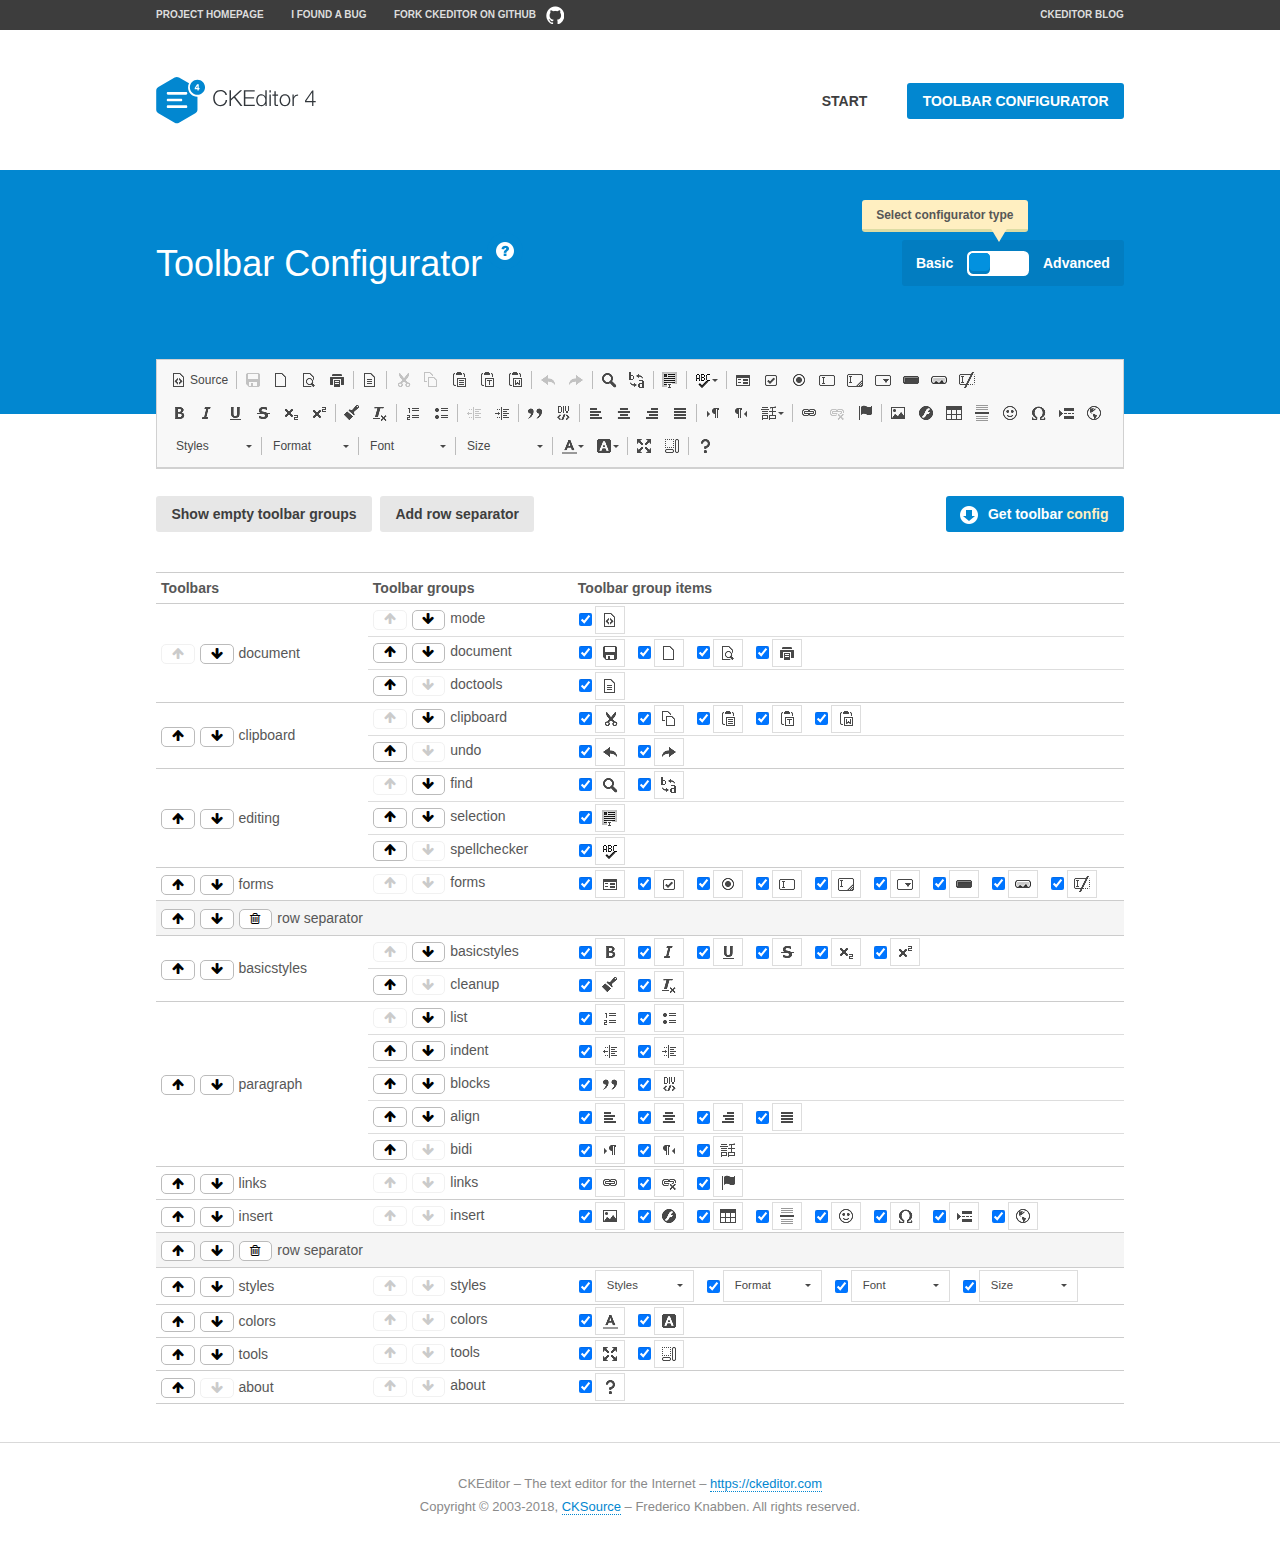
<file: theme-assets/vendors/js/editors/ckeditor/samples/toolbarconfigurator/index.html>
<!DOCTYPE html>
<!--
Copyright (c) 2003-2018, CKSource - Frederico Knabben. All rights reserved.
For licensing, see LICENSE.md or https://ckeditor.com/legal/ckeditor-oss-license
-->
<!--[if IE 8]><html class="ie8"><![endif]-->
<!--[if gt IE 8]><html><![endif]-->
<!--[if !IE]><!--><html><!--<![endif]-->
<head>
	<meta charset="utf-8">
	<title>Toolbar Configurator</title>
	<script src="../../ckeditor.js"></script>
	<script>
		if ( CKEDITOR.env.ie && CKEDITOR.env.version < 9 )
			CKEDITOR.tools.enableHtml5Elements( document );
	</script>
	<link rel="stylesheet" href="lib/codemirror/codemirror.css">
	<link rel="stylesheet" href="lib/codemirror/show-hint.css">
	<link rel="stylesheet" href="lib/codemirror/neo.css">
	<link rel="stylesheet" href="css/fontello.css">
	<link rel="stylesheet" href="../css/samples.css">
</head>
<body id="toolbar">

<nav class="navigation-a">
	<div class="grid-container">
		<ul class="navigation-a-left grid-width-70">
			<li><a href="https://ckeditor.com/ckeditor-4/">Project Homepage</a></li>
			<li><a href="https://github.com/ckeditor/ckeditor-dev/issues">I found a bug</a></li>
			<li><a href="http://github.com/ckeditor/ckeditor-dev" class="icon-pos-right icon-navigation-a-github">Fork CKEditor on GitHub</a></li>
		</ul>
		<ul class="navigation-a-right grid-width-30">
			<li><a href="https://ckeditor.com/blog/">CKEditor Blog</a></li>
		</ul>
	</div>
</nav>

<header class="header-a">
	<div class="grid-container">
		<h1 class="header-a-logo grid-width-30">
			<a href="../index.html"><img src="../img/logo.svg" onerror="this.src='../img/logo.png'; this.onerror=null;" alt="CKEditor Logo"></a>
		</h1>
		<nav class="navigation-b grid-width-70">
			<ul>
				<li><a href="../index.html"  class="button-a">Start</a></li>
				<li><a href="index.html"  class="button-a button-a-background">Toolbar configurator</a></li>
			</ul>
		</nav>
	</div>
</header>

<main>
	<div class="adjoined-top">
		<div class="grid-container">
			<div class="content grid-width-100">
				<div class="grid-container-nested">
					<h1 class="grid-width-60">
						Toolbar Configurator
						<a href="#help-content" type="button" title="Configurator help" id="help" class="button-a button-a-background button-a-no-text icon-pos-left icon-question-mark">Help</a>
					</h1>

					<div class="grid-width-40 grid-switch-magic">
						<div class="switch">
							<span class="balloon-a balloon-a-se">Select configurator type</span>
							<input type="radio" name="radio" data-num="1" id="radio-basic" />
							<input type="radio" name="radio" data-num="2" id="radio-advanced" />
							<label data-for="1" for="radio-basic">Basic</label>
							<span class="switch-inner">
								<span class="handler"></span>
							</span>
							<label data-for="2" for="radio-advanced">Advanced</label>
						</div>
					</div>
				</div>
			</div>
		</div>
	</div>
	<div class="adjoined-bottom">
		<div class="grid-container">
			<div class="grid-width-100">
				<div class="editors-container">
					<div id="editor-basic"></div>
					<div id="editor-advanced"></div>
				</div>
			</div>
		</div>
	</div>

	<div class="grid-container configurator">
		<div class="content grid-width-100">
			<div class="configurator">
				<div>
					<div id="toolbarModifierWrapper"></div>
				</div>
			</div>
		</div>
	</div>

	<div id="help-content">
		<div class="grid-container">
			<div class="grid-width-100">
				<h2>What Am I Doing Here?</h2>

				<div class="grid-container grid-container-nested">
					<div class="basic">
						<div class="grid-width-50">
							<p>Arrange <a href="https://docs.ckeditor.com/ckeditor4/docs/#!/api/CKEDITOR.config-cfg-toolbarGroups">toolbar groups</a>, toggle <a href="https://docs.ckeditor.com/ckeditor4/docs/#!/api/CKEDITOR.config-cfg-removeButtons">button visibility</a> according to your needs and get your toolbar configuration.</p>
							<p>You can replace the content of the <a href="../../config.js"><code>config.js</code></a> file with the generated configuration. If you already set some configuration options you will need to merge both configurations.</p>
						</div>
						<div class="grid-width-50">
							<p>Read more about different ways of <a href="https://docs.ckeditor.com/ckeditor4/docs/#!/guide/dev_configuration">setting configuration</a> and do not forget about <strong>clearing browser cache</strong>.</p>
							<p>Arranging toolbar groups is the recommended way of configuring the toolbar, but if you need more freedom you can use the <a href="#advanced">advanced configurator</a>.</p>
						</div>
					</div>
					<div class="advanced" style="display: none;">
						<div class="grid-width-50">
							<p>With this code editor you can edit your <a href="https://docs.ckeditor.com/ckeditor4/docs/#!/api/CKEDITOR.config-cfg-toolbar">toolbar configuration</a> live.</p>
							<p>You can replace the content of the <a href="../../config.js"><code>config.js</code></a> file with the generated configuration. If you already set some configuration options you will need to merge both configurations.</p>
						</div>
						<div class="grid-width-50">
							<p>Read more about different ways of <a href="https://docs.ckeditor.com/ckeditor4/docs/#!/guide/dev_configuration">setting configuration</a> and do not forget about <strong>clearing browser cache</strong>.</p>
						</div>
					</div>
				</div>

				<p class="grid-container grid-container-nested">
					<button type="button" class="help-content-close grid-width-100 button-a button-a-background">Got it. Let's play!</button>
				</p>
			</div>
		</div>
	</div>
</main>

<footer class="footer-a grid-container">
	<p class="grid-width-100">
		CKEditor &ndash; The text editor for the Internet &ndash; <a class="samples" href="https://ckeditor.com/">https://ckeditor.com</a>
	</p>
	<p class="grid-width-100" id="copy">
		Copyright &copy; 2003-2018, <a class="samples" href="https://cksource.com/">CKSource</a> &ndash; Frederico Knabben. All rights reserved.
	</p>
</footer>

<script src="lib/codemirror/codemirror.js"></script>
<script src="lib/codemirror/javascript.js"></script>
<script src="lib/codemirror/show-hint.js"></script>

<script src="js/fulltoolbareditor.js"></script>
<script src="js/abstracttoolbarmodifier.js"></script>
<script src="js/toolbarmodifier.js"></script>
<script src="js/toolbartextmodifier.js"></script>
<script src="../js/sf.js"></script>

<script>
	( function() {
		'use strict';

		var mode = ( window.location.hash.substr( 1 ) === 'advanced' ) ? 'advanced' : 'basic',
			configuratorSection = CKEDITOR.document.findOne( 'main > .grid-container.configurator' ),
			basicInstruction = CKEDITOR.document.findOne( '#help-content .basic' ),
			advancedInstruction = CKEDITOR.document.findOne( '#help-content .advanced' ),

			// Configurator mode switcher.
			modeSwitchBasic = CKEDITOR.document.getById( 'radio-basic' ),
			modeSwitchAdvanced = CKEDITOR.document.getById( 'radio-advanced' );

		// Initial setup
		function updateSwitcher() {
			if ( mode === 'advanced' ) {
				modeSwitchAdvanced.$.checked = true;
			} else {
				modeSwitchBasic.$.checked = true;
			}
		}

		updateSwitcher();

		CKEDITOR.document.getWindow().on( 'hashchange', function( e ) {
			var hash = window.location.hash.substr( 1 );
			if ( !( hash === 'advanced' || hash === 'basic' ) ) {
				return;
			}
			mode = hash;
			onToolbarsDone( mode );
		} );

		CKEDITOR.document.getWindow().on( 'resize', function() {
			updateToolbar( ( mode === 'basic' ? toolbarModifier : toolbarTextModifier )[ 'editorInstance' ] );
		} );

		function onRefresh( modifier ) {
			modifier = modifier || this;

			if ( mode === 'basic' && modifier instanceof ToolbarConfigurator.ToolbarTextModifier ) {
				return;
			}

			// CodeMirror container becomes visible, so we need to refresh and to avoid rendering problems.
			if ( mode === 'advanced' && modifier instanceof ToolbarConfigurator.ToolbarTextModifier ) {
				modifier.codeContainer.refresh();
			}

			updateToolbar( modifier.editorInstance );
		}

		function updateToolbar( editor ) {
			var editorContainer = editor.container;

			// Not always editor is loaded.
			if ( !editorContainer ) {
				return;
			}

			var displayStyle = editorContainer.getStyle( 'display' );

			editorContainer.setStyle( 'display', 'block' );

			var newHeight = editorContainer.getSize( 'height' );

			var newMarginTop = parseInt( editorContainer.getComputedStyle( 'margin-top' ), 10 );
			newMarginTop = ( isNaN( newMarginTop ) ? 0 : Number( newMarginTop ) );

			var newMarginBottom = parseInt( editorContainer.getComputedStyle( 'margin-bottom' ), 10 );
			newMarginBottom = ( isNaN( newMarginBottom ) ? 0 : Number( newMarginBottom ) );

			var result = newHeight + newMarginTop + newMarginBottom;

			editorContainer.setStyle( 'display', displayStyle );

			editor.container.getAscendant( 'div' ).setStyle( 'height', result + 'px' );
		}

		var toolbarModifier = new ToolbarConfigurator.ToolbarModifier( 'editor-basic' );

		var done = 0;
		toolbarModifier.init( onToolbarInit );
		toolbarModifier.onRefresh = onRefresh;

		CKEDITOR.document.getById( 'toolbarModifierWrapper' ).append( toolbarModifier.mainContainer );

		var toolbarTextModifier = new ToolbarConfigurator.ToolbarTextModifier( 'editor-advanced' );
		toolbarTextModifier.init( onToolbarInit );
		toolbarTextModifier.onRefresh = onRefresh;

		function onToolbarInit() {
			if ( ++done === 2 ) {
				onToolbarsDone();

				positionSticky.watch( CKEDITOR.document.findOne( '.toolbar' ), function() {
					return mode === 'advanced';
				} );
			}
		}

		function onToolbarsDone() {
			if ( mode === 'basic' ) {
				toggleModeBasic( false );
			} else {
				toggleModeAdvanced( false );
			}

			updateSwitcher();

			setTimeout( function() {
				CKEDITOR.document.findOne( '.editors-container' ).addClass( 'active' );
				CKEDITOR.document.findOne( '#toolbarModifierWrapper' ).addClass( 'active' );
			}, 200 );
		}

		CKEDITOR.document.getById( 'toolbarModifierWrapper' ).append( toolbarTextModifier.mainContainer );

		function toogleModeSwitch( onElement, offElement, onModifier, offModifier ) {
			onElement.addClass( 'fancy-button-active' );
			offElement.removeClass( 'fancy-button-active' );

			onModifier.showUI();
			offModifier.hideUI();
		}

		function toggleModeBasic( callOnRefresh ) {
			callOnRefresh = ( callOnRefresh !== false );
			mode = 'basic';
			window.location.hash = '#basic';
			toogleModeSwitch( modeSwitchBasic, modeSwitchAdvanced, toolbarModifier, toolbarTextModifier );

			configuratorSection.removeClass( 'freed-width' );
			basicInstruction.show();
			advancedInstruction.hide();

			callOnRefresh && onRefresh( toolbarModifier );
		}

		function toggleModeAdvanced( callOnRefresh ) {
			callOnRefresh = ( callOnRefresh !== false );
			mode = 'advanced';
			window.location.hash = '#advanced';
			toogleModeSwitch( modeSwitchAdvanced, modeSwitchBasic, toolbarTextModifier, toolbarModifier );

			configuratorSection.addClass( 'freed-width' );
			advancedInstruction.show();
			basicInstruction.hide();

			callOnRefresh && onRefresh( toolbarTextModifier );
		}

		modeSwitchBasic.on( 'click', toggleModeBasic );
		modeSwitchAdvanced.on( 'click', toggleModeAdvanced );

		//
		// Position:sticky for the toolbar.
		//

		// Will make elements behave like they were styled with position:sticky.
		var positionSticky = {
			// Store object: {
			// 		element: CKEDITOR.dom.element, // Element which will float.
			// 		placeholder: CKEDITOR.dom.element, // Placeholder which is place to prevent page bounce.
			// 		isFixed: boolean // Whether element float now.
			// }
			watched: [],

			active: [],

			staticContainer: null,

			init: function() {
				var element = CKEDITOR.dom.element.createFromHtml(
					'<div class="staticContainer">' +
						'<div class="grid-container" >' +
							'<div class="grid-width-100">' +
								'<div class="inner"></div>' +
							'</div>' +
						'</div>' +
					'</div>' );

				this.staticContainer = element.findOne( '.inner' );

				CKEDITOR.document.getBody().append( element );
			},

			watch: function( element, preventFunc ) {
				this.watched.push( {
					element: element,
					placeholder: new CKEDITOR.dom.element( 'div' ),
					isFixed: false,
					preventFunc: preventFunc
				} );
			},

			checkAll: function() {
				for ( var i = 0; i < this.watched.length; i++ ) {
					this.check( this.watched[ i ] );
				}
			},

			check: function( element ) {
				var isFixed = element.isFixed;
				var shouldBeFixed = this.shouldBeFixed( element );

				// Nothing to be done.
				if ( isFixed === shouldBeFixed ) {
					return;
				}

				var placeholder = element.placeholder;

				if ( isFixed ) {
					// Unfixing.

					element.element.insertBefore( placeholder );
					placeholder.remove();

					element.element.removeStyle( 'margin' );

					this.active.splice( CKEDITOR.tools.indexOf( this.active, element ), 1 );

				} else {
					// Fixing.
					placeholder.setStyle( 'width', element.element.getSize( 'width' ) + 'px' );
					placeholder.setStyle( 'height', element.element.getSize( 'height' ) + 'px' );
					placeholder.setStyle( 'margin-bottom', element.element.getComputedStyle( 'margin-bottom' ) );
					placeholder.setStyle( 'display', element.element.getComputedStyle( 'display' ) );
					placeholder.insertAfter( element.element );

					this.staticContainer.append( element.element );

					this.active.push( element );
				}

				element.isFixed = !element.isFixed;
			},

			shouldBeFixed: function( element ) {
				if ( element.preventFunc && element.preventFunc() ) {
					return false;
				}

				// If element is already fixed we are checking it's placeholder.
				var related = ( element.isFixed ? element.placeholder : element.element ),
					clientRect = related.$.getBoundingClientRect(),
					staticHeight = this.staticContainer.getSize('height' ),
					elemHeight = element.element.getSize( 'height' );

				if ( element.isFixed ) {
					return ( clientRect.top + elemHeight < staticHeight );
				} else {
					return ( clientRect.top < staticHeight );
				}
			}
		};

		positionSticky.init();

		CKEDITOR.document.getWindow().on( 'scroll',
			new CKEDITOR.tools.eventsBuffer( 100, positionSticky.checkAll, positionSticky ).input
		);

		// Make the toolbar sticky.
		positionSticky.watch( CKEDITOR.document.findOne( '.editors-container' ) );

		// Help button and help-content.
		( function() {
			var helpButton = CKEDITOR.document.getById( 'help' ),
				helpContent = CKEDITOR.document.getById( 'help-content' );

			// Don't show help button on IE8 because it's unsupported by Pico Modal.
			if ( CKEDITOR.env.ie && CKEDITOR.env.version == 8 ) {
				helpButton.hide();
			} else {
				// Display help modal when the button is clicked.
				helpButton.on( 'click', function( evt ) {
					SF.modal( {
						// Clone modal content from DOM.
						content: helpContent.getHtml(),

						afterCreate: function( modal ) {
							// Enable modal content button to close the modal.
							new CKEDITOR.dom.element( modal.modalElem() ).findOne( '.help-content-close' ).once( 'click', modal.close );
						}
					} ).show();
				} );
			}
		} )();
	} )();
</script>
</body>
</html>
</file>
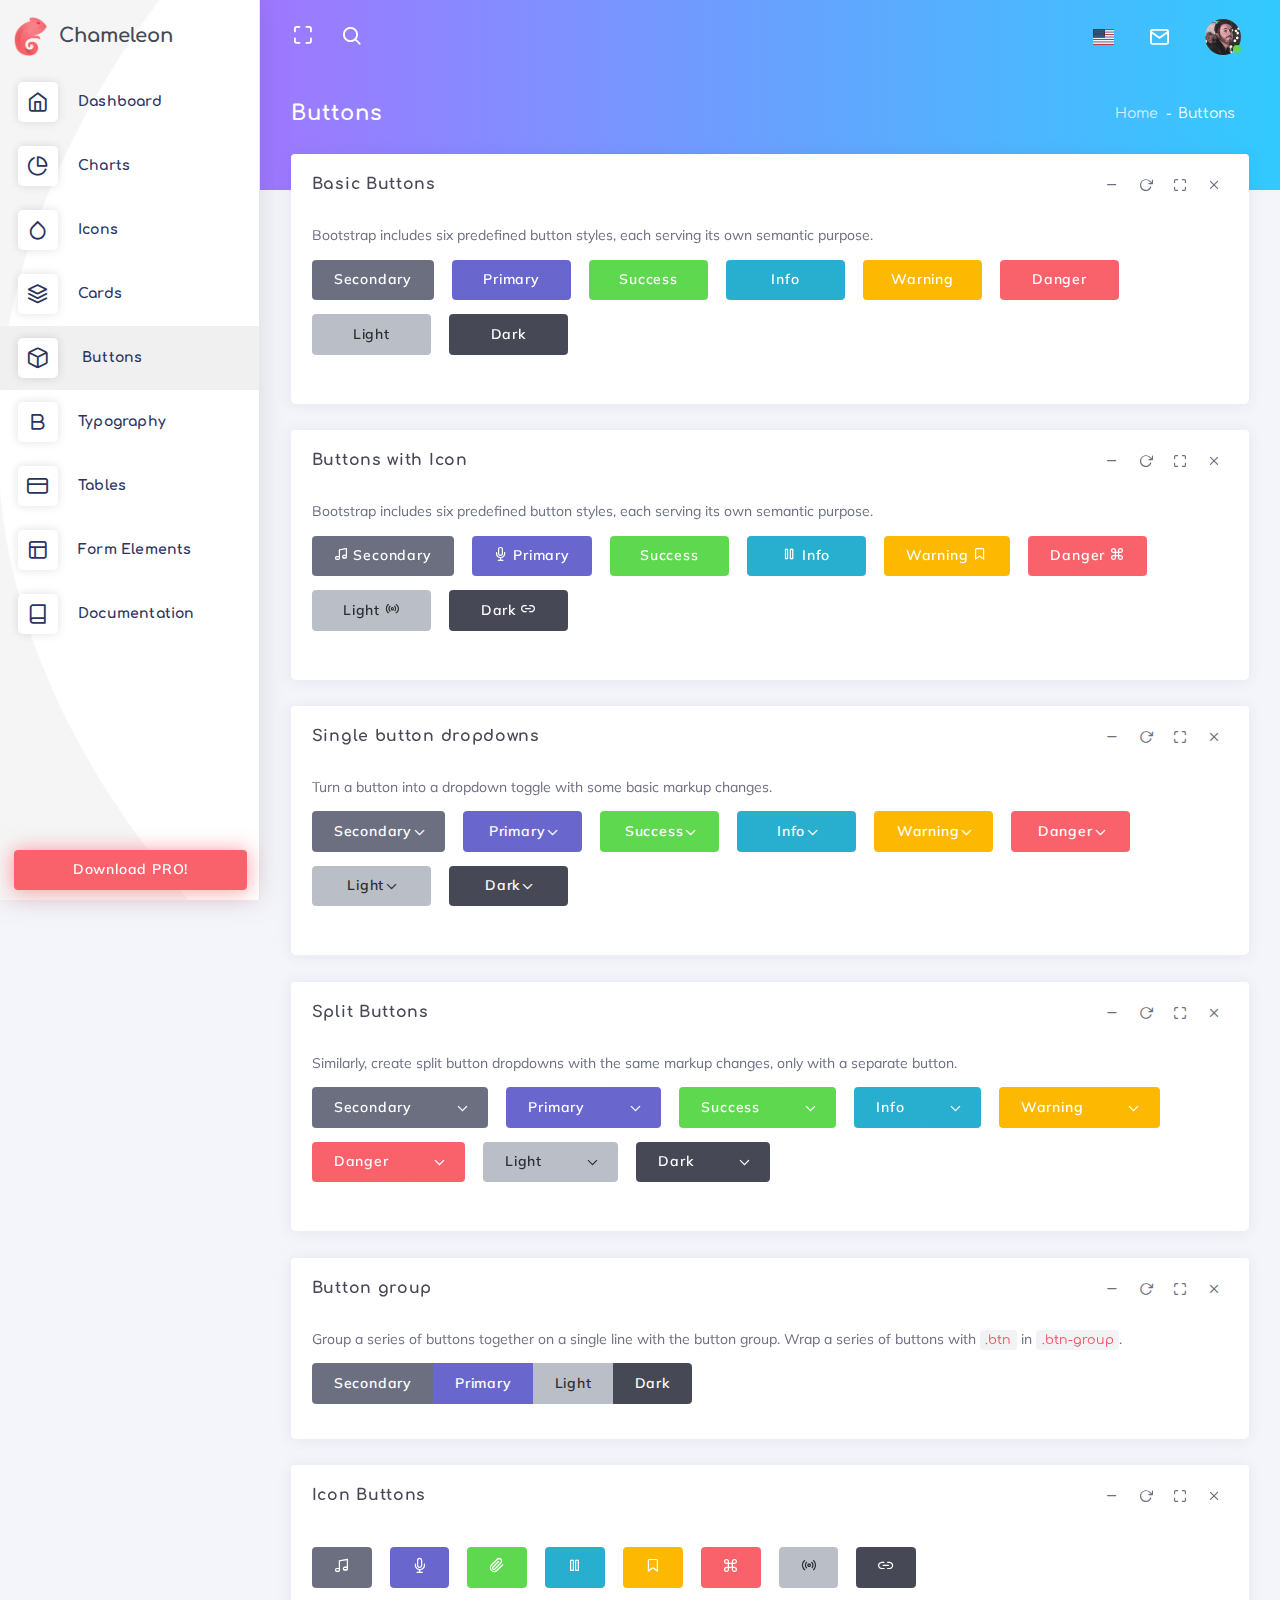
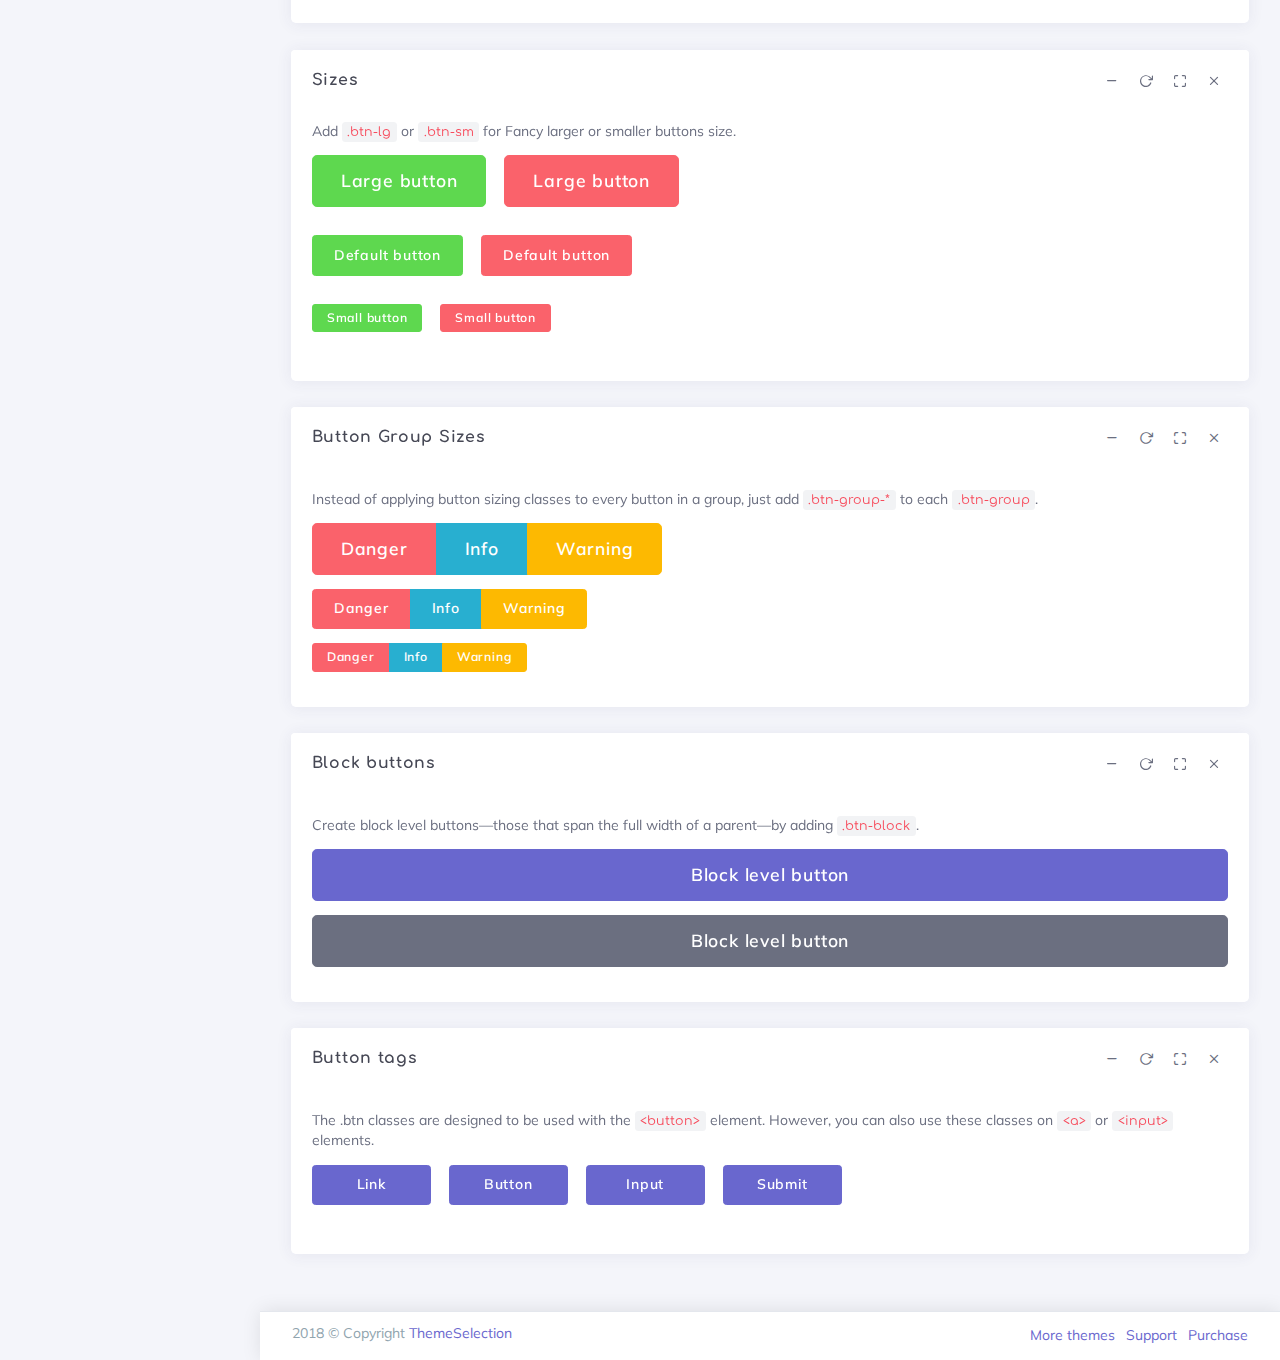
<file: buttons.html>
<!DOCTYPE html>
<html class="loading" lang="en" data-textdirection="ltr">
  <head>
    <meta http-equiv="Content-Type" content="text/html; charset=UTF-8">
    <meta http-equiv="X-UA-Compatible" content="IE=edge">
    <meta name="viewport" content="width=device-width, initial-scale=1.0, user-scalable=0, minimal-ui">
    <meta name="description" content="Chameleon Admin is a modern Bootstrap 4 webapp &amp; admin dashboard html template with a large number of components, elegant design, clean and organized code.">
    <meta name="keywords" content="admin template, Chameleon admin template, dashboard template, gradient admin template, responsive admin template, webapp, eCommerce dashboard, analytic dashboard">
    <meta name="author" content="ThemeSelect">
    <title>Buttons - Chameleon Admin - Modern Bootstrap 4 WebApp & Dashboard HTML Template + UI Kit</title>
    <link rel="apple-touch-icon" href="theme-assets/images/ico/apple-icon-120.png">
    <link rel="shortcut icon" type="image/x-icon" href="theme-assets/images/ico/favicon.ico">
    <link href="https://fonts.googleapis.com/css?family=Muli:300,300i,400,400i,600,600i,700,700i%7CComfortaa:300,400,700" rel="stylesheet">
    <link href="https://maxcdn.icons8.com/fonts/line-awesome/1.1/css/line-awesome.min.css" rel="stylesheet">
    <!-- BEGIN VENDOR CSS-->
    <link rel="stylesheet" type="text/css" href="theme-assets/css/vendors.css">
    <!-- END VENDOR CSS-->
    <!-- BEGIN CHAMELEON  CSS-->
    <link rel="stylesheet" type="text/css" href="theme-assets/css/app-lite.css">
    <!-- END CHAMELEON  CSS-->
    <!-- BEGIN Page Level CSS-->
    <link rel="stylesheet" type="text/css" href="theme-assets/css/core/menu/menu-types/vertical-menu.css">
    <link rel="stylesheet" type="text/css" href="theme-assets/css/core/colors/palette-gradient.css">
    <!-- END Page Level CSS-->
    <!-- BEGIN Custom CSS-->
    <!-- END Custom CSS-->
  </head>
  <body class="vertical-layout vertical-menu 2-columns   menu-expanded fixed-navbar" data-open="click" data-menu="vertical-menu" data-color="bg-gradient-x-purple-blue" data-col="2-columns">

    <!-- fixed-top-->
    <nav class="header-navbar navbar-expand-md navbar navbar-with-menu navbar-without-dd-arrow fixed-top navbar-semi-light">
      <div class="navbar-wrapper">
        <div class="navbar-container content">
          <div class="collapse navbar-collapse show" id="navbar-mobile">
            <ul class="nav navbar-nav mr-auto float-left">
              <li class="nav-item d-block d-md-none"><a class="nav-link nav-menu-main menu-toggle hidden-xs" href="#"><i class="ft-menu"></i></a></li>
              <li class="nav-item d-none d-md-block"><a class="nav-link nav-link-expand" href="#"><i class="ficon ft-maximize"></i></a></li>
              <li class="nav-item dropdown navbar-search"><a class="nav-link dropdown-toggle hide" data-toggle="dropdown" href="#"><i class="ficon ft-search"></i></a>
                <ul class="dropdown-menu">
                  <li class="arrow_box">
                    <form>
                      <div class="input-group search-box">
                        <div class="position-relative has-icon-right full-width">
                          <input class="form-control" id="search" type="text" placeholder="Search here...">
                          <div class="form-control-position navbar-search-close"><i class="ft-x">   </i></div>
                        </div>
                      </div>
                    </form>
                  </li>
                </ul>
              </li>
            </ul>
            <ul class="nav navbar-nav float-right">         
              <li class="dropdown dropdown-language nav-item"><a class="dropdown-toggle nav-link" id="dropdown-flag" href="#" data-toggle="dropdown" aria-haspopup="true" aria-expanded="false"><i class="flag-icon flag-icon-us"></i><span class="selected-language"></span></a>
                <div class="dropdown-menu" aria-labelledby="dropdown-flag">
                  <div class="arrow_box"><a class="dropdown-item" href="#"><i class="flag-icon flag-icon-us"></i> English</a><a class="dropdown-item" href="#"><i class="flag-icon flag-icon-cn"></i> Chinese</a><a class="dropdown-item" href="#"><i class="flag-icon flag-icon-ru"></i> Russian</a><a class="dropdown-item" href="#"><i class="flag-icon flag-icon-fr"></i> French</a><a class="dropdown-item" href="#"><i class="flag-icon flag-icon-es"></i> Spanish</a></div>
                </div>
              </li>
            </ul>
            <ul class="nav navbar-nav float-right">
              <li class="dropdown dropdown-notification nav-item"><a class="nav-link nav-link-label" href="#" data-toggle="dropdown"><i class="ficon ft-mail">             </i></a>
                <div class="dropdown-menu dropdown-menu-right">
                  <div class="arrow_box_right"><a class="dropdown-item" href="#"><i class="ft-book"></i> Read Mail</a><a class="dropdown-item" href="#"><i class="ft-bookmark"></i> Read Later</a><a class="dropdown-item" href="#"><i class="ft-check-square"></i> Mark all Read       </a></div>
                </div>
              </li>
              <li class="dropdown dropdown-user nav-item"><a class="dropdown-toggle nav-link dropdown-user-link" href="#" data-toggle="dropdown">             <span class="avatar avatar-online"><img src="theme-assets/images/portrait/small/avatar-s-19.png" alt="avatar"><i></i></span></a>
                <div class="dropdown-menu dropdown-menu-right">
                  <div class="arrow_box_right"><a class="dropdown-item" href="#"><span class="avatar avatar-online"><img src="theme-assets/images/portrait/small/avatar-s-19.png" alt="avatar"><span class="user-name text-bold-700 ml-1">John Doe</span></span></a>
                    <div class="dropdown-divider"></div><a class="dropdown-item" href="#"><i class="ft-user"></i> Edit Profile</a><a class="dropdown-item" href="#"><i class="ft-mail"></i> My Inbox</a><a class="dropdown-item" href="#"><i class="ft-check-square"></i> Task</a><a class="dropdown-item" href="#"><i class="ft-message-square"></i> Chats</a>
                    <div class="dropdown-divider"></div><a class="dropdown-item" href="#"><i class="ft-power"></i> Logout</a>
                  </div>
                </div>
              </li>
            </ul>
          </div>
        </div>
      </div>
    </nav>

    <!-- ////////////////////////////////////////////////////////////////////////////-->


    <div class="main-menu menu-fixed menu-light menu-accordion    menu-shadow " data-scroll-to-active="true" data-img="theme-assets/images/backgrounds/02.jpg">
      <div class="navbar-header">
        <ul class="nav navbar-nav flex-row">       
          <li class="nav-item mr-auto"><a class="navbar-brand" href="index.html"><img class="brand-logo" alt="Chameleon admin logo" src="theme-assets/images/logo/logo.png"/>
              <h3 class="brand-text">Chameleon</h3></a></li>
          <li class="nav-item d-md-none"><a class="nav-link close-navbar"><i class="ft-x"></i></a></li>
        </ul>
      </div>
      <div class="main-menu-content">
        <ul class="navigation navigation-main" id="main-menu-navigation" data-menu="menu-navigation">
          <li class=" nav-item"><a href="index.html"><i class="ft-home"></i><span class="menu-title" data-i18n="">Dashboard</span></a>
          </li>
          <li class=" nav-item"><a href="charts.html"><i class="ft-pie-chart"></i><span class="menu-title" data-i18n="">Charts</span></a>
          </li>
          <li class=" nav-item"><a href="icons.html"><i class="ft-droplet"></i><span class="menu-title" data-i18n="">Icons</span></a>
          </li>
          <li class=" nav-item"><a href="cards.html"><i class="ft-layers"></i><span class="menu-title" data-i18n="">Cards</span></a>
          </li>
          <li class="active"><a href="buttons.html"><i class="ft-box"></i><span class="menu-title" data-i18n="">Buttons</span></a>
          </li>
          <li class=" nav-item"><a href="typography.html"><i class="ft-bold"></i><span class="menu-title" data-i18n="">Typography</span></a>
          </li>
          <li class=" nav-item"><a href="tables.html"><i class="ft-credit-card"></i><span class="menu-title" data-i18n="">Tables</span></a>
          </li>
          <li class=" nav-item"><a href="form-elements.html"><i class="ft-layout"></i><span class="menu-title" data-i18n="">Form Elements</span></a>
          </li>
          <li class=" nav-item"><a href="https://themeselection.com/demo/chameleon-admin-template/documentation"><i class="ft-book"></i><span class="menu-title" data-i18n="">Documentation</span></a>
          </li>
        </ul>
      </div><a class="btn btn-danger btn-block btn-glow btn-upgrade-pro mx-1" href="https://themeselection.com/products/chameleon-admin-modern-bootstrap-webapp-dashboard-html-template-ui-kit/" target="_blank">Download PRO!</a>
      <div class="navigation-background"></div>
    </div>

    <div class="app-content content">
      <div class="content-wrapper">
        <div class="content-wrapper-before"></div>
        <div class="content-header row">
          <div class="content-header-left col-md-4 col-12 mb-2">
            <h3 class="content-header-title">Buttons</h3>
          </div>
          <div class="content-header-right col-md-8 col-12">
            <div class="breadcrumbs-top float-md-right">
              <div class="breadcrumb-wrapper mr-1">
                <ol class="breadcrumb">
                  <li class="breadcrumb-item"><a href="index.html">Home</a>
                  </li>
                  <li class="breadcrumb-item active">Buttons
                  </li>
                </ol>
              </div>
            </div>
          </div>
        </div>
        <div class="content-body"><!-- Basic Buttons start -->
<section id="basic-buttons">
    <div class="row">
        <div class="col-lg-12 col-md-12">
            <div class="card">
                <div class="card-header">
                    <h4 class="card-title">Basic Buttons </h4>
                    <a class="heading-elements-toggle"><i class="la la-ellipsis font-medium-3"></i></a>
                    <div class="heading-elements">
                        <ul class="list-inline mb-0">
                            <li><a data-action="collapse"><i class="ft-minus"></i></a></li>
                            <li><a data-action="reload"><i class="ft-rotate-cw"></i></a></li>
                            <li><a data-action="expand"><i class="ft-maximize"></i></a></li>
                            <li><a data-action="close"><i class="ft-x"></i></a></li>
                        </ul>
                    </div>
                </div>
                <div class="card-content collapse show">
                    <div class="card-body">
                        <p class="card-subtitle">Bootstrap includes six predefined button styles, each serving its own semantic purpose.</p>
                        <div class="form-group">
                            <!-- basic buttons -->
                            <button type="button" class="btn btn-secondary btn-min-width mr-1 mb-1">Secondary</button>
                            <button type="button" class="btn btn-primary btn-min-width mr-1 mb-1">Primary</button>
                            <button type="button" class="btn btn-success btn-min-width mr-1 mb-1">Success</button>
                            <button type="button" class="btn btn-info btn-min-width mr-1 mb-1">Info</button>
                            <button type="button" class="btn btn-warning btn-min-width mr-1 mb-1">Warning</button>
                            <button type="button" class="btn btn-danger btn-min-width mr-1 mb-1">Danger</button>
                            <button type="button" class="btn btn-light btn-min-width mr-1 mb-1">Light</button>
                            <button type="button" class="btn btn-dark btn-min-width mr-1 mb-1">Dark</button>
                        </div>
                    </div>
                </div>
            </div>
        </div>
    </div>
</section>
<!-- Basic Buttons end -->

<!-- Basic Button Icon start -->
<section id="basic-button-icons">
    <div class="row">
        <div class="col-lg-12 col-md-12">
            <div class="card">
                <div class="card-header">
                    <h4 class="card-title">Buttons with Icon </h4>
                    <a class="heading-elements-toggle"><i class="la la-ellipsis font-medium-3"></i></a>
                    <div class="heading-elements">
                        <ul class="list-inline mb-0">
                            <li><a data-action="collapse"><i class="ft-minus"></i></a></li>
                            <li><a data-action="reload"><i class="ft-rotate-cw"></i></a></li>
                            <li><a data-action="expand"><i class="ft-maximize"></i></a></li>
                            <li><a data-action="close"><i class="ft-x"></i></a></li>
                        </ul>
                    </div>
                </div>
                <div class="card-content collapse show">
                    <div class="card-body">
                        <p class="card-subtitle">Bootstrap includes six predefined button styles, each serving its own semantic purpose.</p>
                        <div class="form-group">
                            <!-- Buttons with Icon -->
                            <button type="button" class="btn btn-secondary btn-min-width mr-1 mb-1"><i class="ft-music"></i> Secondary</button>
                            <button type="button" class="btn btn-primary btn-min-width mr-1 mb-1"><i class="ft-mic"></i> Primary</button>
                            <button type="button" class="btn btn-success btn-min-width mr-1 mb-1"><i class=""></i> Success</button>
                            <button type="button" class="btn btn-info btn-min-width mr-1 mb-1"><i class="ft-pause"></i> Info</button>
                            <button type="button" class="btn btn-warning btn-min-width mr-1 mb-1">Warning <i class="ft-bookmark"></i></button>
                            <button type="button" class="btn btn-danger btn-min-width mr-1 mb-1">Danger <i class="ft-command"></i></button>
                            <button type="button" class="btn btn-light btn-min-width mr-1 mb-1">Light <i class="ft-radio"></i></button>
                            <button type="button" class="btn btn-dark btn-min-width mr-1 mb-1">Dark <i class="ft-link-2"></i></button>
                        </div>
                    </div>
                </div>
            </div>
        </div>
    </div>
</section>
<!-- Basic Button Icon end -->

<!-- Single button dropdowns start -->
<section id="single-button-dropdowns">
    <div class="row">
        <div class="col-lg-12 col-md-12">
            <div class="card">
                <div class="card-header">
                    <h4 class="card-title">Single button dropdowns</h4>
                    <a class="heading-elements-toggle"><i class="la la-ellipsis font-medium-3"></i></a>
                    <div class="heading-elements">
                        <ul class="list-inline mb-0">
                            <li><a data-action="collapse"><i class="ft-minus"></i></a></li>
                            <li><a data-action="reload"><i class="ft-rotate-cw"></i></a></li>
                            <li><a data-action="expand"><i class="ft-maximize"></i></a></li>
                            <li><a data-action="close"><i class="ft-x"></i></a></li>
                        </ul>
                    </div>
                </div>
                <div class="card-content collapse show">
                    <div class="card-body">
                        <p class="card-subtitle">Turn a button into a dropdown toggle with some basic markup changes.</p>
                        <div class="form-group">
                            <!-- Single Button Dropdown -->
                            <div class="btn-group mr-1 mb-1">
                                <button type="button" class="btn btn-secondary btn-min-width dropdown-toggle" data-toggle="dropdown" aria-haspopup="true" aria-expanded="true">Secondary</button>
                                <div class="dropdown-menu">
                                    <a class="dropdown-item" href="#">Action</a>
                                    <a class="dropdown-item" href="#">Another action</a>
                                    <a class="dropdown-item" href="#">Something else here</a>
                                    <div class="dropdown-divider"></div>
                                    <a class="dropdown-item" href="#">Separated link</a>
                                </div>
                            </div>
                            <!-- /btn-group -->
                            <div class="btn-group mr-1 mb-1">
                                <button type="button" class="btn btn-primary btn-min-width dropdown-toggle" data-toggle="dropdown" aria-haspopup="true" aria-expanded="false">Primary</button>
                                <div class="dropdown-menu">
                                    <a class="dropdown-item" href="#">Action</a>
                                    <a class="dropdown-item" href="#">Another action</a>
                                    <a class="dropdown-item" href="#">Something else here</a>
                                    <div class="dropdown-divider"></div>
                                    <a class="dropdown-item" href="#">Separated link</a>
                                </div>
                            </div>
                            <!-- /btn-group -->
                            <div class="btn-group mr-1 mb-1">
                                <button type="button" class="btn btn-success btn-min-width dropdown-toggle" data-toggle="dropdown" aria-haspopup="true" aria-expanded="false">Success</button>
                                <div class="dropdown-menu">
                                    <a class="dropdown-item" href="#">Action</a>
                                    <a class="dropdown-item" href="#">Another action</a>
                                    <a class="dropdown-item" href="#">Something else here</a>
                                    <div class="dropdown-divider"></div>
                                    <a class="dropdown-item" href="#">Separated link</a>
                                </div>
                            </div>
                            <!-- /btn-group -->
                            <div class="btn-group mr-1 mb-1">
                                <button type="button" class="btn btn-info btn-min-width dropdown-toggle" data-toggle="dropdown" aria-haspopup="true" aria-expanded="false">Info</button>
                                <div class="dropdown-menu">
                                    <a class="dropdown-item" href="#">Action</a>
                                    <a class="dropdown-item" href="#">Another action</a>
                                    <a class="dropdown-item" href="#">Something else here</a>
                                    <div class="dropdown-divider"></div>
                                    <a class="dropdown-item" href="#">Separated link</a>
                                </div>
                            </div>
                            <!-- /btn-group -->
                            <div class="btn-group mr-1 mb-1">
                                <button type="button" class="btn btn-warning btn-min-width dropdown-toggle" data-toggle="dropdown" aria-haspopup="true" aria-expanded="false">Warning</button>
                                <div class="dropdown-menu">
                                    <a class="dropdown-item" href="#">Action</a>
                                    <a class="dropdown-item" href="#">Another action</a>
                                    <a class="dropdown-item" href="#">Something else here</a>
                                    <div class="dropdown-divider"></div>
                                    <a class="dropdown-item" href="#">Separated link</a>
                                </div>
                            </div>
                            <!-- /btn-group -->
                            <div class="btn-group mr-1 mb-1">
                                <button type="button" class="btn btn-danger btn-min-width dropdown-toggle" data-toggle="dropdown" aria-haspopup="true" aria-expanded="false">Danger</button>
                                <div class="dropdown-menu">
                                    <a class="dropdown-item" href="#">Action</a>
                                    <a class="dropdown-item" href="#">Another action</a>
                                    <a class="dropdown-item" href="#">Something else here</a>
                                    <div class="dropdown-divider"></div>
                                    <a class="dropdown-item" href="#">Separated link</a>
                                </div>
                            </div>
                            <!-- /btn-group -->
                            <div class="btn-group mr-1 mb-1">
                                <button type="button" class="btn btn-light btn-min-width dropdown-toggle" data-toggle="dropdown" aria-haspopup="true" aria-expanded="false">Light</button>
                                <div class="dropdown-menu">
                                    <a class="dropdown-item" href="#">Action</a>
                                    <a class="dropdown-item" href="#">Another action</a>
                                    <a class="dropdown-item" href="#">Something else here</a>
                                    <div class="dropdown-divider"></div>
                                    <a class="dropdown-item" href="#">Separated link</a>
                                </div>
                            </div>
                            <!-- /btn-group -->
                            <div class="btn-group mr-1 mb-1">
                                <button type="button" class="btn btn-dark btn-min-width dropdown-toggle" data-toggle="dropdown" aria-haspopup="true" aria-expanded="false">Dark</button>
                                <div class="dropdown-menu">
                                    <a class="dropdown-item" href="#">Action</a>
                                    <a class="dropdown-item" href="#">Another action</a>
                                    <a class="dropdown-item" href="#">Something else here</a>
                                    <div class="dropdown-divider"></div>
                                    <a class="dropdown-item" href="#">Separated link</a>
                                </div>
                            </div>
                            <!-- /btn-group -->
                        </div>
                    </div>
                </div>
            </div>
        </div>
    </div>
</section>
<!-- Single button dropdowns end -->

<!-- Split Buttons start -->
<section id="split-buttons">
    <div class="row">
        <div class="col-lg-12 col-md-12">
            <div class="card">
                <div class="card-header">
                    <h4 class="card-title">Split Buttons</h4>
                    <a class="heading-elements-toggle"><i class="la la-ellipsis font-medium-3"></i></a>
                    <div class="heading-elements">
                        <ul class="list-inline mb-0">
                            <li><a data-action="collapse"><i class="ft-minus"></i></a></li>
                            <li><a data-action="reload"><i class="ft-rotate-cw"></i></a></li>
                            <li><a data-action="expand"><i class="ft-maximize"></i></a></li>
                            <li><a data-action="close"><i class="ft-x"></i></a></li>
                        </ul>
                    </div>
                </div>
                <div class="card-content collapse show">
                    <div class="card-body">
                        <p class="card-subtitle">Similarly, create split button dropdowns with the same markup changes, only with a separate button.</p>
                        <div class="form-group">
                            <!-- Split Button Dropdown -->
                            <div class="btn-group mr-1 mb-1">
                                <button type="button" class="btn btn-secondary">Secondary</button>
                                <button type="button" class="btn btn-secondary dropdown-toggle" data-toggle="dropdown" aria-haspopup="true" aria-expanded="false">
                                </button>
                                <div class="dropdown-menu">
                                    <a class="dropdown-item" href="#">Action</a>
                                    <a class="dropdown-item" href="#">Another action</a>
                                    <a class="dropdown-item" href="#">Something else here</a>
                                    <div class="dropdown-divider"></div>
                                    <a class="dropdown-item" href="#">Separated link</a>
                                </div>
                            </div>
                            <!-- /btn-group -->
                            <div class="btn-group mr-1 mb-1">
                                <button type="button" class="btn btn-primary">Primary</button>
                                <button type="button" class="btn btn-primary dropdown-toggle" data-toggle="dropdown" aria-haspopup="true" aria-expanded="false">
                                </button>
                                <div class="dropdown-menu">
                                    <a class="dropdown-item" href="#">Action</a>
                                    <a class="dropdown-item" href="#">Another action</a>
                                    <a class="dropdown-item" href="#">Something else here</a>
                                    <div class="dropdown-divider"></div>
                                    <a class="dropdown-item" href="#">Separated link</a>
                                </div>
                            </div>
                            <!-- /btn-group -->
                            <div class="btn-group mr-1 mb-1">
                                <button type="button" class="btn btn-success">Success</button>
                                <button type="button" class="btn btn-success dropdown-toggle" data-toggle="dropdown" aria-haspopup="true" aria-expanded="false">
                                </button>
                                <div class="dropdown-menu">
                                    <a class="dropdown-item" href="#">Action</a>
                                    <a class="dropdown-item" href="#">Another action</a>
                                    <a class="dropdown-item" href="#">Something else here</a>
                                    <div class="dropdown-divider"></div>
                                    <a class="dropdown-item" href="#">Separated link</a>
                                </div>
                            </div>
                            <!-- /btn-group -->
                            <div class="btn-group mr-1 mb-1">
                                <button type="button" class="btn btn-info">Info</button>
                                <button type="button" class="btn btn-info dropdown-toggle" data-toggle="dropdown" aria-haspopup="true" aria-expanded="false">
                                </button>
                                <div class="dropdown-menu">
                                    <a class="dropdown-item" href="#">Action</a>
                                    <a class="dropdown-item" href="#">Another action</a>
                                    <a class="dropdown-item" href="#">Something else here</a>
                                    <div class="dropdown-divider"></div>
                                    <a class="dropdown-item" href="#">Separated link</a>
                                </div>
                            </div>
                            <!-- /btn-group -->
                            <div class="btn-group mr-1 mb-1">
                                <button type="button" class="btn btn-warning">Warning</button>
                                <button type="button" class="btn btn-warning dropdown-toggle" data-toggle="dropdown" aria-haspopup="true" aria-expanded="false">
                                </button>
                                <div class="dropdown-menu">
                                    <a class="dropdown-item" href="#">Action</a>
                                    <a class="dropdown-item" href="#">Another action</a>
                                    <a class="dropdown-item" href="#">Something else here</a>
                                    <div class="dropdown-divider"></div>
                                    <a class="dropdown-item" href="#">Separated link</a>
                                </div>
                            </div>
                            <!-- /btn-group -->
                            <div class="btn-group mr-1 mb-1">
                                <button type="button" class="btn btn-danger">Danger</button>
                                <button type="button" class="btn btn-danger dropdown-toggle" data-toggle="dropdown" aria-haspopup="true" aria-expanded="false">
                                </button>
                                <div class="dropdown-menu">
                                    <a class="dropdown-item" href="#">Action</a>
                                    <a class="dropdown-item" href="#">Another action</a>
                                    <a class="dropdown-item" href="#">Something else here</a>
                                    <div class="dropdown-divider"></div>
                                    <a class="dropdown-item" href="#">Separated link</a>
                                </div>
                            </div>
                            <!-- /btn-group -->
                            <div class="btn-group mr-1 mb-1">
                                <button type="button" class="btn btn-light">Light</button>
                                <button type="button" class="btn btn-light dropdown-toggle" data-toggle="dropdown" aria-haspopup="true" aria-expanded="false">
                                </button>
                                <div class="dropdown-menu">
                                    <a class="dropdown-item" href="#">Action</a>
                                    <a class="dropdown-item" href="#">Another action</a>
                                    <a class="dropdown-item" href="#">Something else here</a>
                                    <div class="dropdown-divider"></div>
                                    <a class="dropdown-item" href="#">Separated link</a>
                                </div>
                            </div>
                            <!-- /btn-group -->
                            <div class="btn-group mr-1 mb-1">
                                <button type="button" class="btn btn-dark">Dark</button>
                                <button type="button" class="btn btn-dark dropdown-toggle" data-toggle="dropdown" aria-haspopup="true" aria-expanded="false">
                                </button>
                                <div class="dropdown-menu">
                                    <a class="dropdown-item" href="#">Action</a>
                                    <a class="dropdown-item" href="#">Another action</a>
                                    <a class="dropdown-item" href="#">Something else here</a>
                                    <div class="dropdown-divider"></div>
                                    <a class="dropdown-item" href="#">Separated link</a>
                                </div>
                            </div>
                            <!-- /btn-group -->
                        </div>
                    </div>
                </div>
            </div>
        </div>
    </div>
</section>
<!-- Split Buttons end -->

<!-- Button group start -->
<section id="button-group">
    <div class="row">
        <div class="col-lg-12 col-md-12">
            <div class="card">
                <div class="card-header">
                    <h4 class="card-title">Button group</h4>
                    <a class="heading-elements-toggle"><i class="la la-ellipsis font-medium-3"></i></a>
                    <div class="heading-elements">
                        <ul class="list-inline mb-0">
                            <li><a data-action="collapse"><i class="ft-minus"></i></a></li>
                            <li><a data-action="reload"><i class="ft-rotate-cw"></i></a></li>
                            <li><a data-action="expand"><i class="ft-maximize"></i></a></li>
                            <li><a data-action="close"><i class="ft-x"></i></a></li>
                        </ul>
                    </div>
                </div>
                <div class="card-content collapse show">
                    <div class="card-body">
                        <div class="form-group">
                            <p class="card-subtitle">Group a series of buttons together on a single line with the button group. Wrap a series of buttons with <code>.btn</code> in <code>.btn-group</code>.</p>
                            <!-- button group -->
                            <div class="btn-group" role="group" aria-label="Basic example">
                                <button type="button" class="btn btn-secondary">Secondary</button>
                                <button type="button" class="btn btn-primary">Primary</button>
                                <button type="button" class="btn btn-light">Light</button>
                                <button type="button" class="btn btn-dark">Dark</button>
                            </div>
                        </div>
                    </div>
                </div>
            </div>
        </div>
    </div>
</section>
<!-- Button group end -->

<!-- Icon Buttons start -->
<section id="icons-buttons">
    <div class="row">
        <div class="col-lg-12 col-md-12">
            <div class="card">
                <div class="card-header">
                    <h4 class="card-title">Icon Buttons</h4>
                    <a class="heading-elements-toggle"><i class="la la-ellipsis font-medium-3"></i></a>
                    <div class="heading-elements">
                        <ul class="list-inline mb-0">
                            <li><a data-action="collapse"><i class="ft-minus"></i></a></li>
                            <li><a data-action="reload"><i class="ft-rotate-cw"></i></a></li>
                            <li><a data-action="expand"><i class="ft-maximize"></i></a></li>
                            <li><a data-action="close"><i class="ft-x"></i></a></li>
                        </ul>
                    </div>
                </div>
                <div class="card-content collapse show">
                    <div class="card-body">
                        <div class="form-group">
                            <!-- Simple Icon Button -->
                            <button type="button" class="btn btn-icon btn-secondary mr-1"><i class="ft-music"></i></button>
                            <button type="button" class="btn btn-icon btn-primary mr-1"><i class="ft-mic"></i></button>
                            <button type="button" class="btn btn-icon btn-success mr-1"><i class="ft-paperclip"></i></button>
                            <button type="button" class="btn btn-icon btn-info mr-1"><i class="ft-pause"></i></button>
                            <button type="button" class="btn btn-icon btn-warning mr-1"><i class="ft-bookmark"></i></button>
                            <button type="button" class="btn btn-icon btn-danger mr-1"><i class="ft-command"></i></button>
                            <button type="button" class="btn btn-icon btn-light mr-1"><i class="ft-radio"></i></button>
                            <button type="button" class="btn btn-icon btn-dark mr-1"><i class="ft-link-2"></i></button>
                        </div>
                    </div>
                </div>
            </div>
        </div>
    </div>
</section>
<!-- Icon Buttons end -->

<!-- Sizes start -->
<section id="sizes-2">
    <div class="row">
        <div class="col-lg-12 col-md-12">
            <div class="card">
                <div class="card-header">
                    <h4 class="card-title">Sizes</h4>
                    <a class="heading-elements-toggle"><i class="la la-ellipsis font-medium-3"></i></a>
                    <div class="heading-elements">
                        <ul class="list-inline mb-0">
                            <li><a data-action="collapse"><i class="ft-minus"></i></a></li>
                            <li><a data-action="reload"><i class="ft-rotate-cw"></i></a></li>
                            <li><a data-action="expand"><i class="ft-maximize"></i></a></li>
                            <li><a data-action="close"><i class="ft-x"></i></a></li>
                        </ul>
                    </div>
                </div>
                <div class="card-content collapse show">
                    <div class="card-body">
                        <p class="card-subtitle">Add <code>.btn-lg</code> or <code>.btn-sm</code> for Fancy larger or smaller buttons size.</p>
                        <!-- simple sizes -->
                        <div class="form-group">
                            <button type="button" class="btn mr-1 mb-1 btn-success btn-lg">Large button</button>
                            <button type="button" class="btn mr-1 mb-1 btn-danger btn-lg">Large button</button>
                        </div>
                        <div class="form-group">
                            <button type="button" class="btn mr-1 mb-1 btn-success">Default button</button>
                            <button type="button" class="btn mr-1 mb-1 btn-danger">Default button</button>
                        </div>
                        <div class="form-group">
                            <button type="button" class="btn mr-1 mb-1 btn-success btn-sm">Small button</button>
                            <button type="button" class="btn mr-1 mb-1 btn-danger btn-sm">Small button</button>
                        </div>
                    </div>
                </div>
            </div>
        </div>
    </div>
</section>
<!-- Sizes end -->

<!-- Button Group Sizes start -->
<section id="button-group-sizes">
    <div class="row">
        <div class="col-lg-12 col-md-12">
            <div class="card">
                <div class="card-header">
                    <h4 class="card-title">Button Group Sizes</h4>
                    <a class="heading-elements-toggle"><i class="la la-ellipsis font-medium-3"></i></a>
                    <div class="heading-elements">
                        <ul class="list-inline mb-0">
                            <li><a data-action="collapse"><i class="ft-minus"></i></a></li>
                            <li><a data-action="reload"><i class="ft-rotate-cw"></i></a></li>
                            <li><a data-action="expand"><i class="ft-maximize"></i></a></li>
                            <li><a data-action="close"><i class="ft-x"></i></a></li>
                        </ul>
                    </div>
                </div>
                <div class="card-content collapse show">
                    <div class="card-body">
                        <p class="subtitle">Instead of applying button sizing classes to every button in a group, just add <code>.btn-group-*</code> to each <code>.btn-group</code>.</p>
                        <div class="form-group">
                            <!-- Button Group Sizes -->
                            <div class="btn-group btn-group-lg" role="group" aria-label="Basic example">
                                <button type="button" class="btn btn-danger">Danger</button>
                                <button type="button" class="btn btn-info">Info</button>
                                <button type="button" class="btn btn-warning">Warning</button>
                            </div>
                        </div>
                        <div class="form-group">
                            <div class="btn-group" role="group" aria-label="Basic example">
                                <button type="button" class="btn btn-danger">Danger</button>
                                <button type="button" class="btn btn-info">Info</button>
                                <button type="button" class="btn btn-warning">Warning</button>
                            </div>
                        </div>
                        <div class="form-group">
                            <div class="btn-group btn-group-sm" role="group" aria-label="Basic example">
                                <button type="button" class="btn btn-danger">Danger</button>
                                <button type="button" class="btn btn-info">Info</button>
                                <button type="button" class="btn btn-warning">Warning</button>
                            </div>
                        </div>
                    </div>
                </div>
            </div>
        </div>
    </div>
</section>
<!-- Button Group Sizes end -->

<!-- Block level buttons start -->
<section id="block-level-buttons">
    <div class="row">
        <div class="col-lg-12 col-md-12">
            <div class="card">
                <div class="card-header">
                    <h4 class="card-title">Block buttons</h4>
                    <a class="heading-elements-toggle"><i class="la la-ellipsis font-medium-3"></i></a>
                    <div class="heading-elements">
                        <ul class="list-inline mb-0">
                            <li><a data-action="collapse"><i class="ft-minus"></i></a></li>
                            <li><a data-action="reload"><i class="ft-rotate-cw"></i></a></li>
                            <li><a data-action="expand"><i class="ft-maximize"></i></a></li>
                            <li><a data-action="close"><i class="ft-x"></i></a></li>
                        </ul>
                    </div>
                </div>
                <div class="card-content collapse show">
                    <div class="card-body">
                        <p class="subtitle">Create block level buttons—those that span the full width of a parent—by adding <code>.btn-block</code>.</p>
                        <!-- Block level buttons -->
                        <div class="form-group">
                            <button type="button" class="btn mb-1 btn-primary btn-lg btn-block">Block level button</button>
                            <button type="button" class="btn mb-1 btn-secondary btn-lg btn-block">Block level button</button>
                        </div>
                    </div>
                </div>
            </div>
        </div>
    </div>
</section>
<!-- Block level buttons end -->

<!-- Button tags start -->
<section id="button-tags">
    <div class="row">
        <div class="col-lg-12 col-md-12">
            <div class="card">
                <div class="card-header">
                    <h4 class="card-title">Button tags</h4>
                    <a class="heading-elements-toggle"><i class="la la-ellipsis font-medium-3"></i></a>
                    <div class="heading-elements">
                        <ul class="list-inline mb-0">
                            <li><a data-action="collapse"><i class="ft-minus"></i></a></li>
                            <li><a data-action="reload"><i class="ft-rotate-cw"></i></a></li>
                            <li><a data-action="expand"><i class="ft-maximize"></i></a></li>
                            <li><a data-action="close"><i class="ft-x"></i></a></li>
                        </ul>
                    </div>
                </div>
                <div class="card-content collapse show">
                    <div class="card-body">
                        <p class="subtitle">The .btn classes are designed to be used with the <code>&lt;button&gt;</code> element. However, you can also use these classes on <code>&lt;a&gt;</code> or <code>&lt;input&gt;</code> elements.</p>
                        <!-- anchor, button tag, input button, input submit Tags -->
                        <div class="form-group">
                            <a class="btn btn-primary btn-min-width mr-1 mb-1" href="#" role="button">Link</a>
                            <button class="btn btn-primary btn-min-width mr-1 mb-1" type="submit">Button</button>
                            <input class="btn btn-primary btn-min-width mr-1 mb-1" type="button" value="Input">
                            <input class="btn btn-primary btn-min-width mr-1 mb-1" type="submit" value="Submit">
                        </div>
                    </div>
                </div>
            </div>
        </div>
    </div>
</section>
<!-- Button tags end -->
        </div>
      </div>
    </div>
    <!-- ////////////////////////////////////////////////////////////////////////////-->


    <footer class="footer footer-static footer-light navbar-border navbar-shadow">
      <div class="clearfix blue-grey lighten-2 text-sm-center mb-0 px-2"><span class="float-md-left d-block d-md-inline-block">2018  &copy; Copyright <a class="text-bold-800 grey darken-2" href="https://themeselection.com" target="_blank">ThemeSelection</a></span>
        <ul class="list-inline float-md-right d-block d-md-inline-blockd-none d-lg-block mb-0">
          <li class="list-inline-item"><a class="my-1" href="https://themeselection.com/" target="_blank"> More themes</a></li>
          <li class="list-inline-item"><a class="my-1" href="https://themeselection.com/support" target="_blank"> Support</a></li>
          <li class="list-inline-item"><a class="my-1" href="https://themeselection.com/products/chameleon-admin-modern-bootstrap-webapp-dashboard-html-template-ui-kit/" target="_blank"> Purchase</a></li>
        </ul>
      </div>
    </footer>

    <!-- BEGIN VENDOR JS-->
    <script src="theme-assets/vendors/js/vendors.min.js" type="text/javascript"></script>
    <!-- BEGIN VENDOR JS-->
    <!-- BEGIN PAGE VENDOR JS-->
    <!-- END PAGE VENDOR JS-->
    <!-- BEGIN CHAMELEON  JS-->
    <script src="theme-assets/js/core/app-menu-lite.js" type="text/javascript"></script>
    <script src="theme-assets/js/core/app-lite.js" type="text/javascript"></script>
    <!-- END CHAMELEON  JS-->
    <!-- BEGIN PAGE LEVEL JS-->
    <!-- END PAGE LEVEL JS-->
  </body>
</html>
</file>
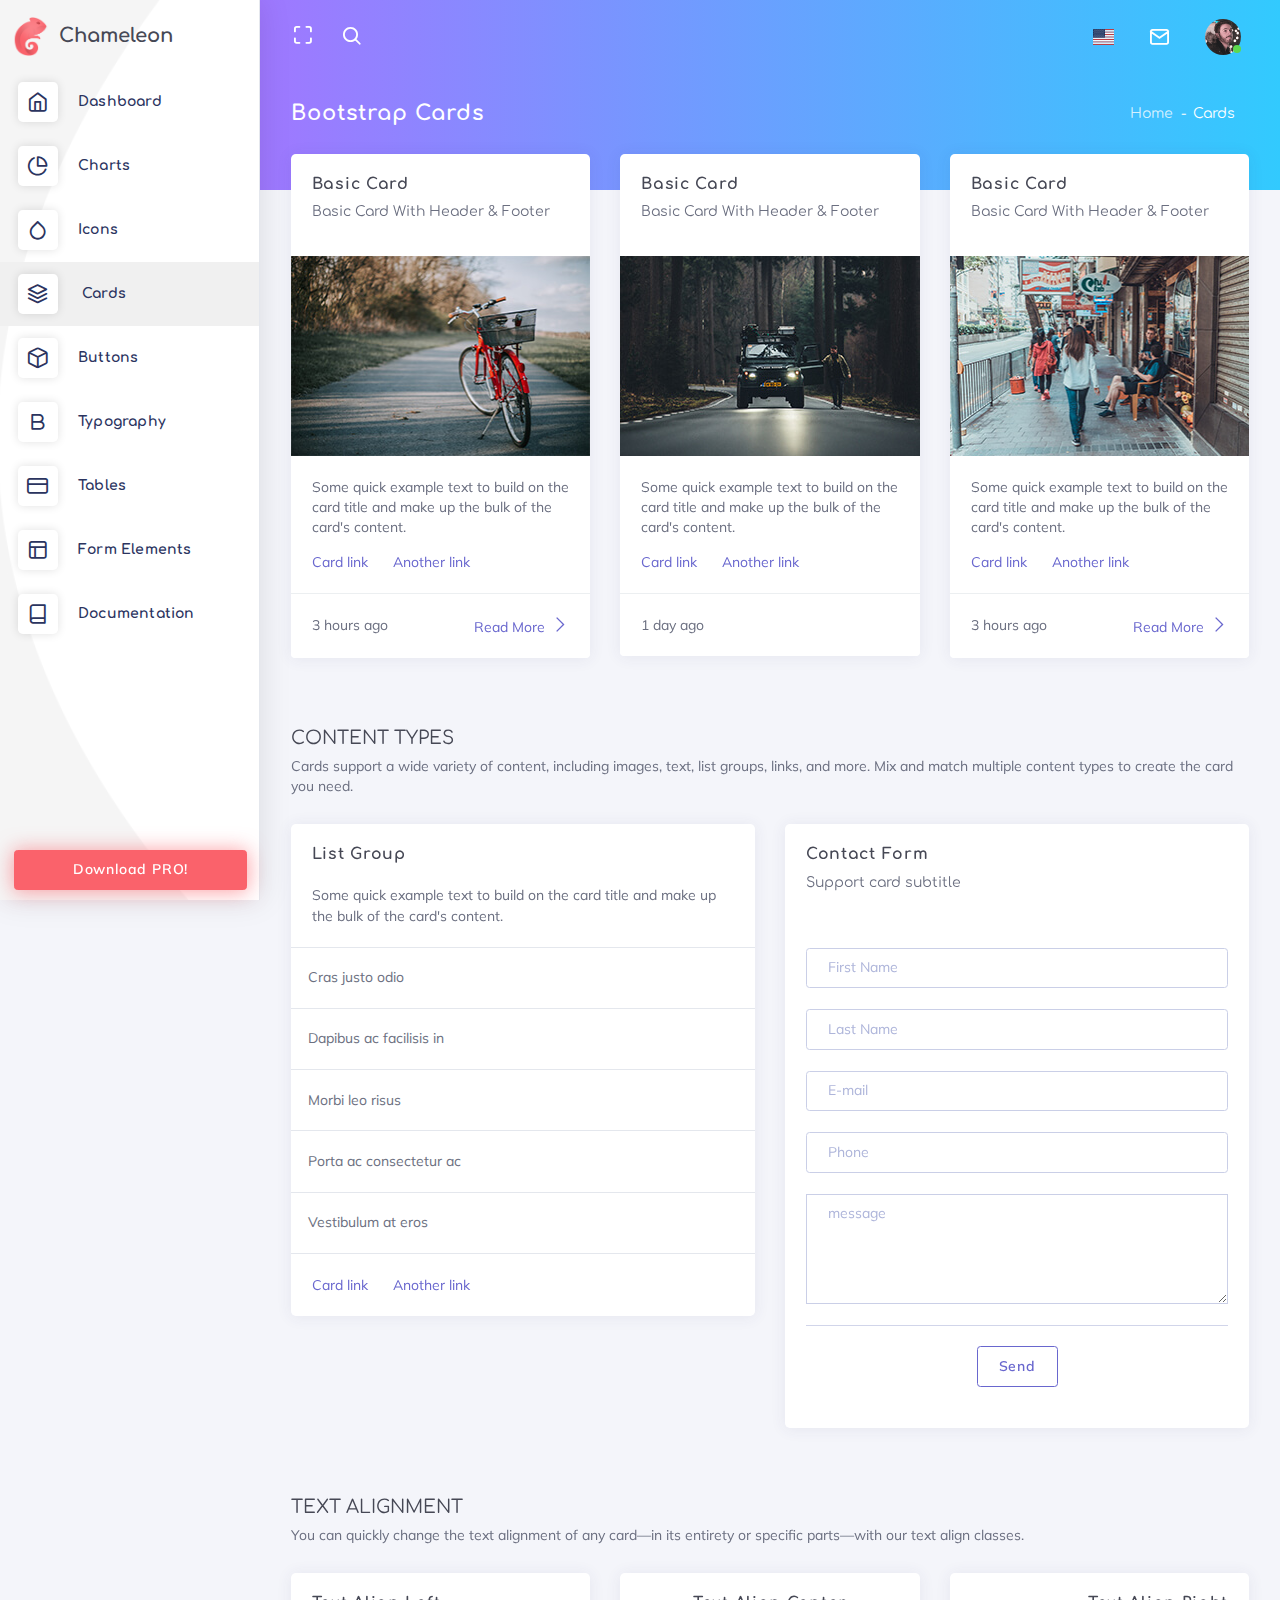
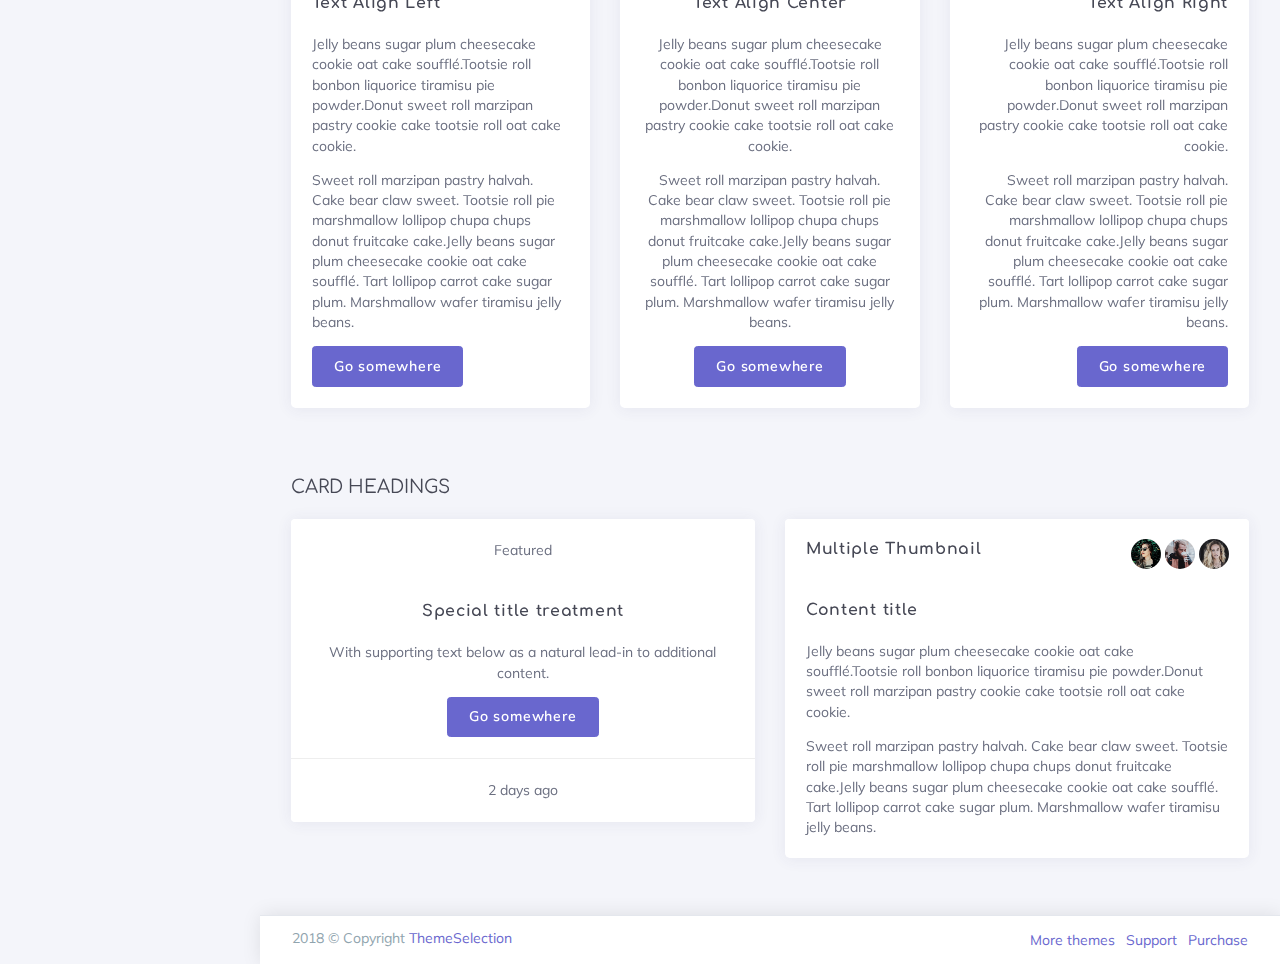
<file: cards.html>
<!DOCTYPE html>
<html class="loading" lang="en" data-textdirection="ltr">
  <head>
    <meta http-equiv="Content-Type" content="text/html; charset=UTF-8">
    <meta http-equiv="X-UA-Compatible" content="IE=edge">
    <meta name="viewport" content="width=device-width, initial-scale=1.0, user-scalable=0, minimal-ui">
    <meta name="description" content="Chameleon Admin is a modern Bootstrap 4 webapp &amp; admin dashboard html template with a large number of components, elegant design, clean and organized code.">
    <meta name="keywords" content="admin template, Chameleon admin template, dashboard template, gradient admin template, responsive admin template, webapp, eCommerce dashboard, analytic dashboard">
    <meta name="author" content="ThemeSelect">
    <title>Bootstrap Cards - Chameleon Admin - Modern Bootstrap 4 WebApp & Dashboard HTML Template + UI Kit</title>
    <link rel="apple-touch-icon" href="theme-assets/images/ico/apple-icon-120.png">
    <link rel="shortcut icon" type="image/x-icon" href="theme-assets/images/ico/favicon.ico">
    <link href="https://fonts.googleapis.com/css?family=Muli:300,300i,400,400i,600,600i,700,700i%7CComfortaa:300,400,700" rel="stylesheet">
    <link href="https://maxcdn.icons8.com/fonts/line-awesome/1.1/css/line-awesome.min.css" rel="stylesheet">
    <!-- BEGIN VENDOR CSS-->
    <link rel="stylesheet" type="text/css" href="theme-assets/css/vendors.css">
    <!-- END VENDOR CSS-->
    <!-- BEGIN CHAMELEON  CSS-->
    <link rel="stylesheet" type="text/css" href="theme-assets/css/app-lite.css">
    <!-- END CHAMELEON  CSS-->
    <!-- BEGIN Page Level CSS-->
    <link rel="stylesheet" type="text/css" href="theme-assets/css/core/menu/menu-types/vertical-menu.css">
    <link rel="stylesheet" type="text/css" href="theme-assets/css/core/colors/palette-gradient.css">
    <!-- END Page Level CSS-->
    <!-- BEGIN Custom CSS-->
    <!-- END Custom CSS-->
  </head>
  <body class="vertical-layout vertical-menu 2-columns   menu-expanded fixed-navbar" data-open="click" data-menu="vertical-menu" data-color="bg-gradient-x-purple-blue" data-col="2-columns">

    <!-- fixed-top-->
    <nav class="header-navbar navbar-expand-md navbar navbar-with-menu navbar-without-dd-arrow fixed-top navbar-semi-light">
      <div class="navbar-wrapper">
        <div class="navbar-container content">
          <div class="collapse navbar-collapse show" id="navbar-mobile">
            <ul class="nav navbar-nav mr-auto float-left">
              <li class="nav-item d-block d-md-none"><a class="nav-link nav-menu-main menu-toggle hidden-xs" href="#"><i class="ft-menu"></i></a></li>
              <li class="nav-item d-none d-md-block"><a class="nav-link nav-link-expand" href="#"><i class="ficon ft-maximize"></i></a></li>
              <li class="nav-item dropdown navbar-search"><a class="nav-link dropdown-toggle hide" data-toggle="dropdown" href="#"><i class="ficon ft-search"></i></a>
                <ul class="dropdown-menu">
                  <li class="arrow_box">
                    <form>
                      <div class="input-group search-box">
                        <div class="position-relative has-icon-right full-width">
                          <input class="form-control" id="search" type="text" placeholder="Search here...">
                          <div class="form-control-position navbar-search-close"><i class="ft-x">   </i></div>
                        </div>
                      </div>
                    </form>
                  </li>
                </ul>
              </li>
            </ul>
            <ul class="nav navbar-nav float-right">         
              <li class="dropdown dropdown-language nav-item"><a class="dropdown-toggle nav-link" id="dropdown-flag" href="#" data-toggle="dropdown" aria-haspopup="true" aria-expanded="false"><i class="flag-icon flag-icon-us"></i><span class="selected-language"></span></a>
                <div class="dropdown-menu" aria-labelledby="dropdown-flag">
                  <div class="arrow_box"><a class="dropdown-item" href="#"><i class="flag-icon flag-icon-us"></i> English</a><a class="dropdown-item" href="#"><i class="flag-icon flag-icon-cn"></i> Chinese</a><a class="dropdown-item" href="#"><i class="flag-icon flag-icon-ru"></i> Russian</a><a class="dropdown-item" href="#"><i class="flag-icon flag-icon-fr"></i> French</a><a class="dropdown-item" href="#"><i class="flag-icon flag-icon-es"></i> Spanish</a></div>
                </div>
              </li>
            </ul>
            <ul class="nav navbar-nav float-right">
              <li class="dropdown dropdown-notification nav-item"><a class="nav-link nav-link-label" href="#" data-toggle="dropdown"><i class="ficon ft-mail">             </i></a>
                <div class="dropdown-menu dropdown-menu-right">
                  <div class="arrow_box_right"><a class="dropdown-item" href="#"><i class="ft-book"></i> Read Mail</a><a class="dropdown-item" href="#"><i class="ft-bookmark"></i> Read Later</a><a class="dropdown-item" href="#"><i class="ft-check-square"></i> Mark all Read       </a></div>
                </div>
              </li>
              <li class="dropdown dropdown-user nav-item"><a class="dropdown-toggle nav-link dropdown-user-link" href="#" data-toggle="dropdown">             <span class="avatar avatar-online"><img src="theme-assets/images/portrait/small/avatar-s-19.png" alt="avatar"><i></i></span></a>
                <div class="dropdown-menu dropdown-menu-right">
                  <div class="arrow_box_right"><a class="dropdown-item" href="#"><span class="avatar avatar-online"><img src="theme-assets/images/portrait/small/avatar-s-19.png" alt="avatar"><span class="user-name text-bold-700 ml-1">John Doe</span></span></a>
                    <div class="dropdown-divider"></div><a class="dropdown-item" href="#"><i class="ft-user"></i> Edit Profile</a><a class="dropdown-item" href="#"><i class="ft-mail"></i> My Inbox</a><a class="dropdown-item" href="#"><i class="ft-check-square"></i> Task</a><a class="dropdown-item" href="#"><i class="ft-message-square"></i> Chats</a>
                    <div class="dropdown-divider"></div><a class="dropdown-item" href="#"><i class="ft-power"></i> Logout</a>
                  </div>
                </div>
              </li>
            </ul>
          </div>
        </div>
      </div>
    </nav>

    <!-- ////////////////////////////////////////////////////////////////////////////-->


    <div class="main-menu menu-fixed menu-light menu-accordion    menu-shadow " data-scroll-to-active="true" data-img="theme-assets/images/backgrounds/02.jpg">
      <div class="navbar-header">
        <ul class="nav navbar-nav flex-row">       
          <li class="nav-item mr-auto"><a class="navbar-brand" href="index.html"><img class="brand-logo" alt="Chameleon admin logo" src="theme-assets/images/logo/logo.png"/>
              <h3 class="brand-text">Chameleon</h3></a></li>
          <li class="nav-item d-md-none"><a class="nav-link close-navbar"><i class="ft-x"></i></a></li>
        </ul>
      </div>
      <div class="main-menu-content">
        <ul class="navigation navigation-main" id="main-menu-navigation" data-menu="menu-navigation">
          <li class=" nav-item"><a href="index.html"><i class="ft-home"></i><span class="menu-title" data-i18n="">Dashboard</span></a>
          </li>
          <li class=" nav-item"><a href="charts.html"><i class="ft-pie-chart"></i><span class="menu-title" data-i18n="">Charts</span></a>
          </li>
          <li class=" nav-item"><a href="icons.html"><i class="ft-droplet"></i><span class="menu-title" data-i18n="">Icons</span></a>
          </li>
          <li class="active"><a href="cards.html"><i class="ft-layers"></i><span class="menu-title" data-i18n="">Cards</span></a>
          </li>
          <li class=" nav-item"><a href="buttons.html"><i class="ft-box"></i><span class="menu-title" data-i18n="">Buttons</span></a>
          </li>
          <li class=" nav-item"><a href="typography.html"><i class="ft-bold"></i><span class="menu-title" data-i18n="">Typography</span></a>
          </li>
          <li class=" nav-item"><a href="tables.html"><i class="ft-credit-card"></i><span class="menu-title" data-i18n="">Tables</span></a>
          </li>
          <li class=" nav-item"><a href="form-elements.html"><i class="ft-layout"></i><span class="menu-title" data-i18n="">Form Elements</span></a>
          </li>
          <li class=" nav-item"><a href="https://themeselection.com/demo/chameleon-admin-template/documentation"><i class="ft-book"></i><span class="menu-title" data-i18n="">Documentation</span></a>
          </li>
        </ul>
      </div><a class="btn btn-danger btn-block btn-glow btn-upgrade-pro mx-1" href="https://themeselection.com/products/chameleon-admin-modern-bootstrap-webapp-dashboard-html-template-ui-kit/" target="_blank">Download PRO!</a>
      <div class="navigation-background"></div>
    </div>

    <div class="app-content content">
      <div class="content-wrapper">
        <div class="content-wrapper-before"></div>
        <div class="content-header row">
          <div class="content-header-left col-md-4 col-12 mb-2">
            <h3 class="content-header-title">Bootstrap Cards</h3>
          </div>
          <div class="content-header-right col-md-8 col-12">
            <div class="breadcrumbs-top float-md-right">
              <div class="breadcrumb-wrapper mr-1">
                <ol class="breadcrumb">
                  <li class="breadcrumb-item"><a href="index.html">Home</a>
                  </li>
                  <li class="breadcrumb-item active">Cards
                  </li>
                </ol>
              </div>
            </div>
          </div>
        </div>
        <div class="content-body"><!-- ../../../theme-assets/images/carousel/22.jpg -->

<!-- Header footer section start -->
<section id="header-footer">
	<div class="row match-height">
		<div class="col-lg-4 col-md-12">
			<div class="card">
				<div class="card-body">
					<h4 class="card-title">Basic Card</h4>
					<h6 class="card-subtitle text-muted">Basic Card With Header & Footer</h6>
				</div>
				<img class="" src="theme-assets/images/carousel/22.jpg" alt="Card image cap">
				<div class="card-body">
					<p class="card-text">Some quick example text to build on the card title and make up the bulk of the card's content.</p>
					<a href="#" class="card-link">Card link</a>
					<a href="#" class="card-link">Another link</a>
				</div>
				<div class="card-footer border-top-blue-grey border-top-lighten-5 text-muted">
					<span class="float-left">3 hours ago</span>
					<span class="float-right">
						<a href="#" class="card-link">Read More
							<i class="la la-angle-right"></i>
						</a>
					</span>
				</div>
			</div>
		</div>
		<div class="col-lg-4 col-md-12">
			<div class="card">
				<div class="card-body">
					<h4 class="card-title">Basic Card</h4>
					<h6 class="card-subtitle text-muted">Basic Card With Header & Footer</h6>
				</div>
				<img class="" src="theme-assets/images/carousel/23.jpg" alt="Card image cap">
				<div class="card-body">
					<p class="card-text">Some quick example text to build on the card title and make up the bulk of the card's content.</p>
					<a href="#" class="card-link">Card link</a>
					<a href="#" class="card-link">Another link</a>
				</div>
				<div class="card-footer border-top-blue-grey border-top-lighten-5 text-muted">
					<span class="float-left">1 day ago</span>
				</div>
			</div>
		</div>
		<div class="col-lg-4 col-md-12">
			<div class="card">
				<div class="card-body">
					<h4 class="card-title">Basic Card</h4>
					<h6 class="card-subtitle text-muted">Basic Card With Header & Footer</h6>
				</div>
				<img class="" src="theme-assets/images/carousel/24.jpg" alt="Card image cap">
				<div class="card-body">
					<p class="card-text">Some quick example text to build on the card title and make up the bulk of the card's content.</p>
					<a href="#" class="card-link">Card link</a>
					<a href="#" class="card-link">Another link</a>
				</div>
				<div class="card-footer border-top-blue-grey border-top-lighten-5 text-muted">
					<span class="float-left">3 hours ago</span>
					<span class="float-right">
						<a href="#" class="card-link">Read More
							<i class="la la-angle-right"></i>
						</a>
					</span>
				</div>
			</div>
		</div>
	</div>
</section>
<!-- Header footer section End -->

<!-- Content types section start -->
<section id="content-types">
	<div class="row">
		<div class="col-12 mt-3 mb-1">
			<h4 class="text-uppercase">Content Types</h4>
			<p>Cards support a wide variety of content, including images, text, list groups, links, and more. Mix and match multiple
				content types to create the card you need.</p>
		</div>
	</div>
	<div class="row match-height">
		<div class="col-xl-6 col-md-6 col-sm-12">
			<div class="card">
				<div class="card-content">
					<div class="card-body">
						<h4 class="card-title">List Group</h4>
						<p class="card-text">Some quick example text to build on the card title and make up the bulk of the card's content.</p>
					</div>
					<ul class="list-group list-group-flush">
						<li class="list-group-item">
							Cras justo odio
						</li>
						<li class="list-group-item">
							Dapibus ac facilisis in
						</li>
						<li class="list-group-item">
							Morbi leo risus
						</li>
						<li class="list-group-item">
							Porta ac consectetur ac
						</li>
						<li class="list-group-item">
							Vestibulum at eros
						</li>
					</ul>
					<div class="card-body">
						<a href="#" class="card-link">Card link</a>
						<a href="#" class="card-link">Another link</a>
					</div>
				</div>
			</div>
		</div>

		<div class="col-xl-6 col-md-12">
			<div class="card">
				<div class="card-content">
					<div class="card-body">
						<h4 class="card-title">Contact Form</h4>
						<h6 class="card-subtitle text-muted">Support card subtitle</h6>
					</div>
					<div class="card-body">
						<form class="form">
							<div class="form-body">
								<div class="form-group">
									<label for="donationinput1" class="sr-only">First Name</label>
									<input type="text" id="donationinput1" class="form-control" placeholder="First Name" name="fname">
								</div>
								<div class="form-group">
									<label for="donationinput2" class="sr-only">Last Name</label>
									<input type="text" id="donationinput2" class="form-control" placeholder="Last Name" name="lanme">
								</div>
								<div class="form-group">
									<label for="donationinput3" class="sr-only">E-mail</label>
									<input type="email" id="donationinput3" class="form-control" placeholder="E-mail" name="email">
								</div>

								<div class="form-group">
									<label for="donationinput4" class="sr-only">Contact Number</label>
									<input type="text" id="donationinput4" class="form-control" placeholder="Phone" name="phone">
								</div>
								<div class="form-group">
									<label for="donationinput7" class="sr-only">Message</label>
									<textarea id="donationinput7" rows="5" class="form-control square" name="message" placeholder="message"></textarea>
								</div>

							</div>
							<div class="form-actions center">
								<button type="submit" class="btn btn-outline-primary">Send</button>
							</div>
						</form>
					</div>
				</div>
			</div>
		</div>
	</div>
</section>
<!-- Content types section end -->

<!-- Text Alignment section start -->
<section id="text-alignments">
	<div class="row">
		<div class="col-12 mt-3 mb-1">
			<h4 class="text-uppercase">Text Alignment</h4>
			<p>You can quickly change the text alignment of any card—in its entirety or specific parts—with our text align classes.</p>
		</div>
	</div>
	<div class="row">
		<div class="col-lg-4 col-md-12">
			<div class="card">
				<div class="card-body">
					<h4 class="card-title">Text Align Left</h4>
					<p class="card-text">Jelly beans sugar plum cheesecake cookie oat cake soufflé.Tootsie roll bonbon liquorice tiramisu pie powder.Donut sweet
						roll marzipan pastry cookie cake tootsie roll oat cake cookie.</p>
					<p class="card-text">Sweet roll marzipan pastry halvah. Cake bear claw sweet. Tootsie roll pie marshmallow lollipop chupa chups donut fruitcake
						cake.Jelly beans sugar plum cheesecake cookie oat cake soufflé. Tart lollipop carrot cake sugar plum. Marshmallow wafer
						tiramisu jelly beans.</p>
					<a href="#" class="btn btn-primary">Go somewhere</a>
				</div>
			</div>
		</div>
		<div class="col-lg-4 col-md-12">
			<div class="card text-center">
				<div class="card-body">
					<h4 class="card-title">Text Align Center</h4>
					<p class="card-text">Jelly beans sugar plum cheesecake cookie oat cake soufflé.Tootsie roll bonbon liquorice tiramisu pie powder.Donut sweet
						roll marzipan pastry cookie cake tootsie roll oat cake cookie.</p>
					<p class="card-text">Sweet roll marzipan pastry halvah. Cake bear claw sweet. Tootsie roll pie marshmallow lollipop chupa chups donut fruitcake
						cake.Jelly beans sugar plum cheesecake cookie oat cake soufflé. Tart lollipop carrot cake sugar plum. Marshmallow wafer
						tiramisu jelly beans.</p>
					<a href="#" class="btn btn-primary">Go somewhere</a>
				</div>
			</div>
		</div>
		<div class="col-lg-4 col-md-12">
			<div class="card text-right">
				<div class="card-body">
					<h4 class="card-title">Text Align Right</h4>
					<p class="card-text">Jelly beans sugar plum cheesecake cookie oat cake soufflé.Tootsie roll bonbon liquorice tiramisu pie powder.Donut sweet
						roll marzipan pastry cookie cake tootsie roll oat cake cookie.</p>
					<p class="card-text">Sweet roll marzipan pastry halvah. Cake bear claw sweet. Tootsie roll pie marshmallow lollipop chupa chups donut fruitcake
						cake.Jelly beans sugar plum cheesecake cookie oat cake soufflé. Tart lollipop carrot cake sugar plum. Marshmallow wafer
						tiramisu jelly beans.</p>
					<a href="#" class="btn btn-primary">Go somewhere</a>
				</div>
			</div>
		</div>
	</div>
</section>
<!-- Text Alignment section end -->

<!-- Card Headings section start -->
<section id="card-headings">
	<div class="row">
		<div class="col-12 mt-3 mb-1">
			<h4 class="text-uppercase">Card Headings</h4>
		</div>
	</div>

	<div class="row">
		<div class="col-md-6 col-sm-12">
			<div class="card text-center">
				<div class="card-header">
					Featured
				</div>
				<div class="card-body">
					<h5 class="card-title">Special title treatment</h5>
					<p class="card-text">With supporting text below as a natural lead-in to additional content.</p>
					<a href="#" class="btn btn-primary">Go somewhere</a>
				</div>
				<div class="card-footer text-muted">
					2 days ago
				</div>
			</div>
		</div>
		<div class="col-md-6 col-sm-12">
			<div class="card">
				<div class="card-header">
					<h4 class="card-title" id="heading-multiple-thumbnails">Multiple Thumbnail</h4>
					<a class="heading-elements-toggle">
						<i class="la la-ellipsis-v font-medium-3"></i>
					</a>
					<div class="heading-elements">
						<span class="avatar">
							<img src="theme-assets/images/portrait/small/avatar-s-2.png" alt="avatar">
						</span>
						<span class="avatar">
							<img src="theme-assets/images/portrait/small/avatar-s-3.png" alt="avatar">
						</span>
						<span class="avatar">
							<img src="theme-assets/images/portrait/small/avatar-s-4.png" alt="avatar">
						</span>
					</div>
				</div>
				<div class="card-content">
					<div class="card-body">
						<h4 class="card-title">Content title</h4>
						<p class="card-text">Jelly beans sugar plum cheesecake cookie oat cake soufflé.Tootsie roll bonbon liquorice tiramisu pie powder.Donut sweet
							roll marzipan pastry cookie cake tootsie roll oat cake cookie.</p>
						<p class="card-text">Sweet roll marzipan pastry halvah. Cake bear claw sweet. Tootsie roll pie marshmallow lollipop chupa chups donut fruitcake
							cake.Jelly beans sugar plum cheesecake cookie oat cake soufflé. Tart lollipop carrot cake sugar plum. Marshmallow
							wafer tiramisu jelly beans.</p>
					</div>
				</div>
			</div>
		</div>
	</div>

</section>
<!-- // Card Headings section end -->
        </div>
      </div>
    </div>
    <!-- ////////////////////////////////////////////////////////////////////////////-->


    <footer class="footer footer-static footer-light navbar-border navbar-shadow">
      <div class="clearfix blue-grey lighten-2 text-sm-center mb-0 px-2"><span class="float-md-left d-block d-md-inline-block">2018  &copy; Copyright <a class="text-bold-800 grey darken-2" href="https://themeselection.com" target="_blank">ThemeSelection</a></span>
        <ul class="list-inline float-md-right d-block d-md-inline-blockd-none d-lg-block mb-0">
          <li class="list-inline-item"><a class="my-1" href="https://themeselection.com/" target="_blank"> More themes</a></li>
          <li class="list-inline-item"><a class="my-1" href="https://themeselection.com/support" target="_blank"> Support</a></li>
          <li class="list-inline-item"><a class="my-1" href="https://themeselection.com/products/chameleon-admin-modern-bootstrap-webapp-dashboard-html-template-ui-kit/" target="_blank"> Purchase</a></li>
        </ul>
      </div>
    </footer>

    <!-- BEGIN VENDOR JS-->
    <script src="theme-assets/vendors/js/vendors.min.js" type="text/javascript"></script>
    <!-- BEGIN VENDOR JS-->
    <!-- BEGIN PAGE VENDOR JS-->
    <!-- END PAGE VENDOR JS-->
    <!-- BEGIN CHAMELEON  JS-->
    <script src="theme-assets/js/core/app-menu-lite.js" type="text/javascript"></script>
    <script src="theme-assets/js/core/app-lite.js" type="text/javascript"></script>
    <!-- END CHAMELEON  JS-->
    <!-- BEGIN PAGE LEVEL JS-->
    <!-- END PAGE LEVEL JS-->
  </body>
</html>
</file>
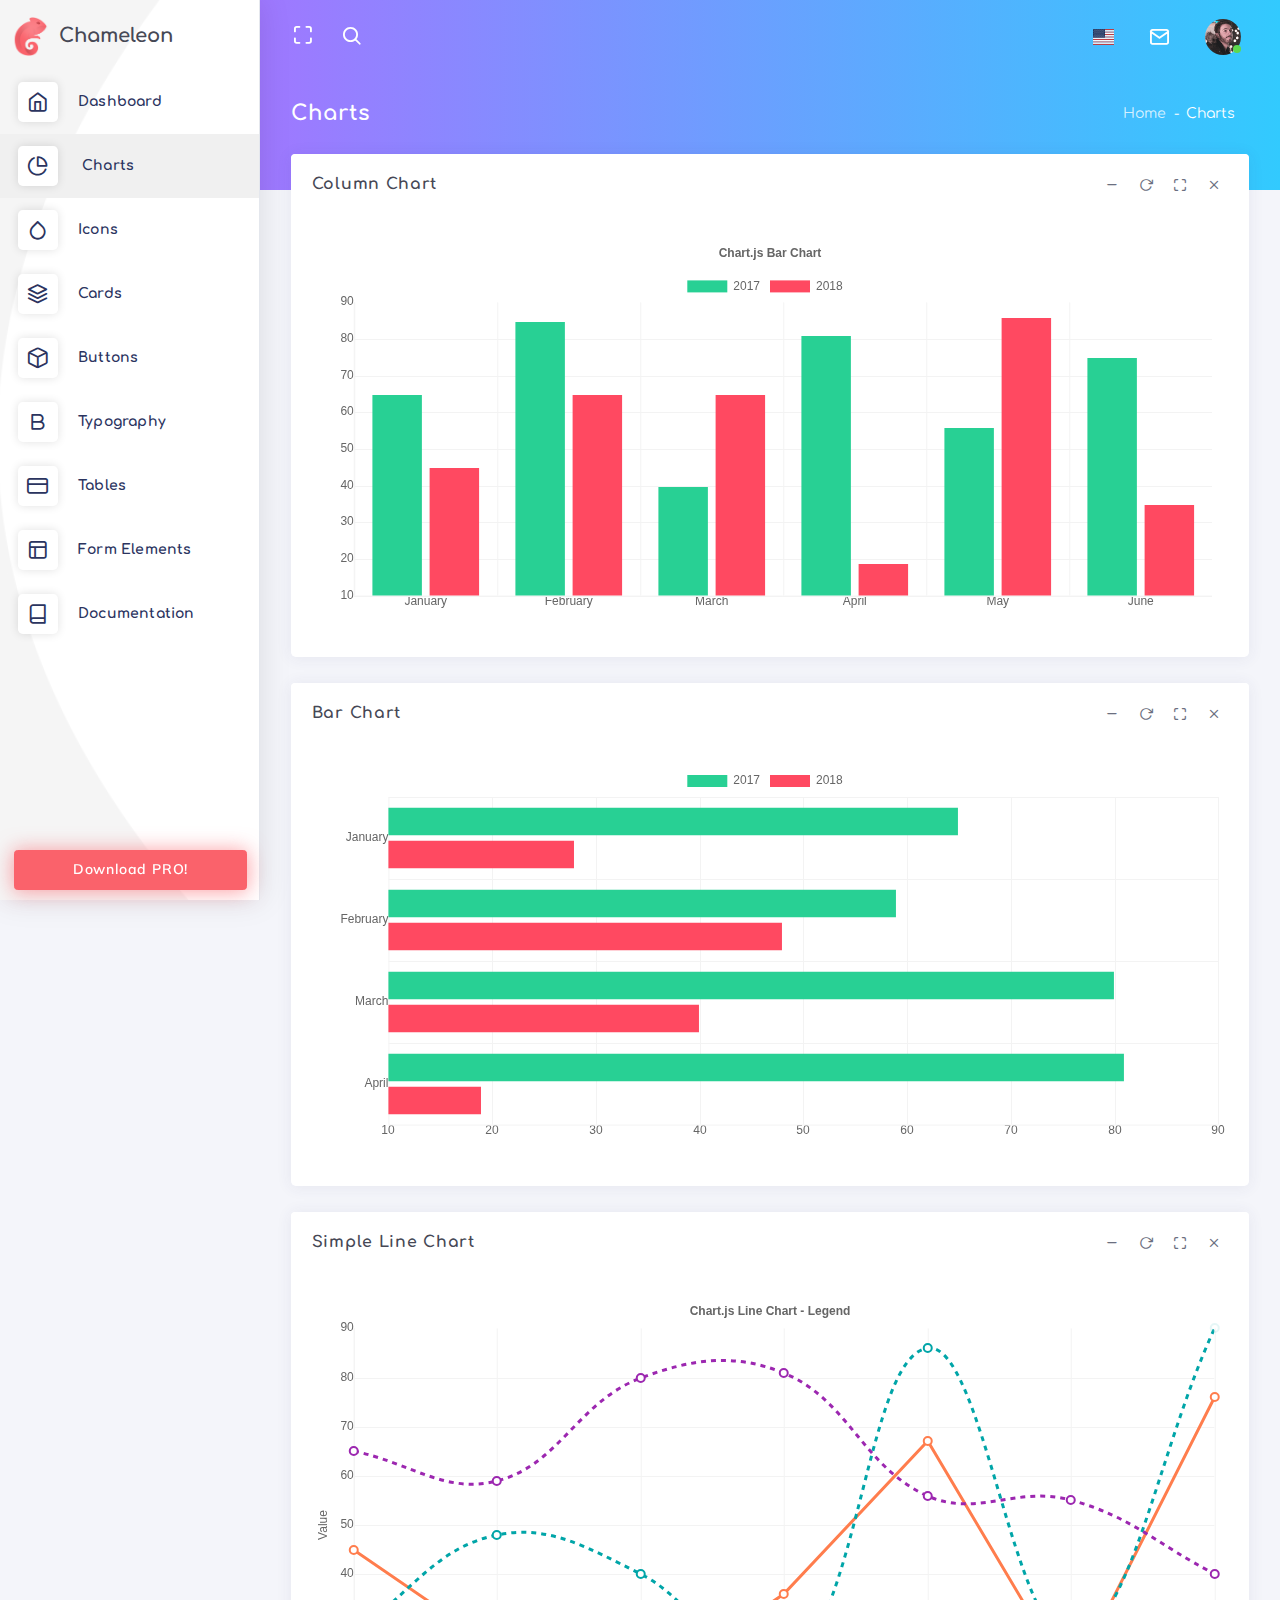
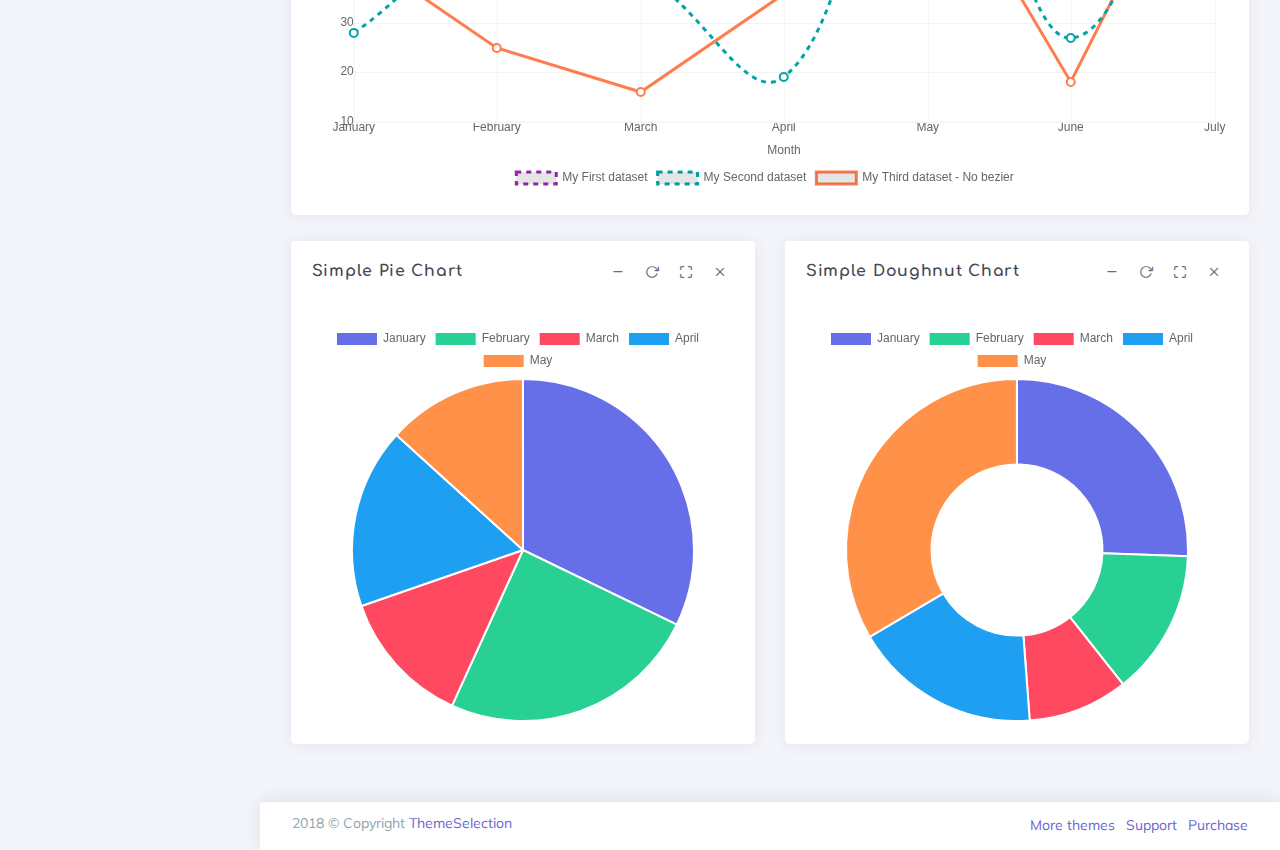
<file: charts.html>
<!DOCTYPE html>
<html class="loading" lang="en" data-textdirection="ltr">
  <head>
    <meta http-equiv="Content-Type" content="text/html; charset=UTF-8">
    <meta http-equiv="X-UA-Compatible" content="IE=edge">
    <meta name="viewport" content="width=device-width, initial-scale=1.0, user-scalable=0, minimal-ui">
    <meta name="description" content="Chameleon Admin is a modern Bootstrap 4 webapp &amp; admin dashboard html template with a large number of components, elegant design, clean and organized code.">
    <meta name="keywords" content="admin template, Chameleon admin template, dashboard template, gradient admin template, responsive admin template, webapp, eCommerce dashboard, analytic dashboard">
    <meta name="author" content="ThemeSelect">
    <title>Charts - Chameleon Admin - Modern Bootstrap 4 WebApp & Dashboard HTML Template + UI Kit</title>
    <link rel="apple-touch-icon" href="theme-assets/images/ico/apple-icon-120.png">
    <link rel="shortcut icon" type="image/x-icon" href="theme-assets/images/ico/favicon.ico">
    <link href="https://fonts.googleapis.com/css?family=Muli:300,300i,400,400i,600,600i,700,700i%7CComfortaa:300,400,700" rel="stylesheet">
    <link href="https://maxcdn.icons8.com/fonts/line-awesome/1.1/css/line-awesome.min.css" rel="stylesheet">
    <!-- BEGIN VENDOR CSS-->
    <link rel="stylesheet" type="text/css" href="theme-assets/css/vendors.css">
    <!-- END VENDOR CSS-->
    <!-- BEGIN CHAMELEON  CSS-->
    <link rel="stylesheet" type="text/css" href="theme-assets/css/app-lite.css">
    <!-- END CHAMELEON  CSS-->
    <!-- BEGIN Page Level CSS-->
    <link rel="stylesheet" type="text/css" href="theme-assets/css/core/menu/menu-types/vertical-menu.css">
    <link rel="stylesheet" type="text/css" href="theme-assets/css/core/colors/palette-gradient.css">
    <!-- END Page Level CSS-->
    <!-- BEGIN Custom CSS-->
    <!-- END Custom CSS-->
  </head>
  <body class="vertical-layout vertical-menu 2-columns   menu-expanded fixed-navbar" data-open="click" data-menu="vertical-menu" data-color="bg-gradient-x-purple-blue" data-col="2-columns">

    <!-- fixed-top-->
    <nav class="header-navbar navbar-expand-md navbar navbar-with-menu navbar-without-dd-arrow fixed-top navbar-semi-light">
      <div class="navbar-wrapper">
        <div class="navbar-container content">
          <div class="collapse navbar-collapse show" id="navbar-mobile">
            <ul class="nav navbar-nav mr-auto float-left">
              <li class="nav-item d-block d-md-none"><a class="nav-link nav-menu-main menu-toggle hidden-xs" href="#"><i class="ft-menu"></i></a></li>
              <li class="nav-item d-none d-md-block"><a class="nav-link nav-link-expand" href="#"><i class="ficon ft-maximize"></i></a></li>
              <li class="nav-item dropdown navbar-search"><a class="nav-link dropdown-toggle hide" data-toggle="dropdown" href="#"><i class="ficon ft-search"></i></a>
                <ul class="dropdown-menu">
                  <li class="arrow_box">
                    <form>
                      <div class="input-group search-box">
                        <div class="position-relative has-icon-right full-width">
                          <input class="form-control" id="search" type="text" placeholder="Search here...">
                          <div class="form-control-position navbar-search-close"><i class="ft-x">   </i></div>
                        </div>
                      </div>
                    </form>
                  </li>
                </ul>
              </li>
            </ul>
            <ul class="nav navbar-nav float-right">         
              <li class="dropdown dropdown-language nav-item"><a class="dropdown-toggle nav-link" id="dropdown-flag" href="#" data-toggle="dropdown" aria-haspopup="true" aria-expanded="false"><i class="flag-icon flag-icon-us"></i><span class="selected-language"></span></a>
                <div class="dropdown-menu" aria-labelledby="dropdown-flag">
                  <div class="arrow_box"><a class="dropdown-item" href="#"><i class="flag-icon flag-icon-us"></i> English</a><a class="dropdown-item" href="#"><i class="flag-icon flag-icon-cn"></i> Chinese</a><a class="dropdown-item" href="#"><i class="flag-icon flag-icon-ru"></i> Russian</a><a class="dropdown-item" href="#"><i class="flag-icon flag-icon-fr"></i> French</a><a class="dropdown-item" href="#"><i class="flag-icon flag-icon-es"></i> Spanish</a></div>
                </div>
              </li>
            </ul>
            <ul class="nav navbar-nav float-right">
              <li class="dropdown dropdown-notification nav-item"><a class="nav-link nav-link-label" href="#" data-toggle="dropdown"><i class="ficon ft-mail">             </i></a>
                <div class="dropdown-menu dropdown-menu-right">
                  <div class="arrow_box_right"><a class="dropdown-item" href="#"><i class="ft-book"></i> Read Mail</a><a class="dropdown-item" href="#"><i class="ft-bookmark"></i> Read Later</a><a class="dropdown-item" href="#"><i class="ft-check-square"></i> Mark all Read       </a></div>
                </div>
              </li>
              <li class="dropdown dropdown-user nav-item"><a class="dropdown-toggle nav-link dropdown-user-link" href="#" data-toggle="dropdown">             <span class="avatar avatar-online"><img src="theme-assets/images/portrait/small/avatar-s-19.png" alt="avatar"><i></i></span></a>
                <div class="dropdown-menu dropdown-menu-right">
                  <div class="arrow_box_right"><a class="dropdown-item" href="#"><span class="avatar avatar-online"><img src="theme-assets/images/portrait/small/avatar-s-19.png" alt="avatar"><span class="user-name text-bold-700 ml-1">John Doe</span></span></a>
                    <div class="dropdown-divider"></div><a class="dropdown-item" href="#"><i class="ft-user"></i> Edit Profile</a><a class="dropdown-item" href="#"><i class="ft-mail"></i> My Inbox</a><a class="dropdown-item" href="#"><i class="ft-check-square"></i> Task</a><a class="dropdown-item" href="#"><i class="ft-message-square"></i> Chats</a>
                    <div class="dropdown-divider"></div><a class="dropdown-item" href="#"><i class="ft-power"></i> Logout</a>
                  </div>
                </div>
              </li>
            </ul>
          </div>
        </div>
      </div>
    </nav>

    <!-- ////////////////////////////////////////////////////////////////////////////-->


    <div class="main-menu menu-fixed menu-light menu-accordion    menu-shadow " data-scroll-to-active="true" data-img="theme-assets/images/backgrounds/02.jpg">
      <div class="navbar-header">
        <ul class="nav navbar-nav flex-row">       
          <li class="nav-item mr-auto"><a class="navbar-brand" href="index.html"><img class="brand-logo" alt="Chameleon admin logo" src="theme-assets/images/logo/logo.png"/>
              <h3 class="brand-text">Chameleon</h3></a></li>
          <li class="nav-item d-md-none"><a class="nav-link close-navbar"><i class="ft-x"></i></a></li>
        </ul>
      </div>
      <div class="main-menu-content">
        <ul class="navigation navigation-main" id="main-menu-navigation" data-menu="menu-navigation">
          <li class=" nav-item"><a href="index.html"><i class="ft-home"></i><span class="menu-title" data-i18n="">Dashboard</span></a>
          </li>
          <li class="active"><a href="charts.html"><i class="ft-pie-chart"></i><span class="menu-title" data-i18n="">Charts</span></a>
          </li>
          <li class=" nav-item"><a href="icons.html"><i class="ft-droplet"></i><span class="menu-title" data-i18n="">Icons</span></a>
          </li>
          <li class=" nav-item"><a href="cards.html"><i class="ft-layers"></i><span class="menu-title" data-i18n="">Cards</span></a>
          </li>
          <li class=" nav-item"><a href="buttons.html"><i class="ft-box"></i><span class="menu-title" data-i18n="">Buttons</span></a>
          </li>
          <li class=" nav-item"><a href="typography.html"><i class="ft-bold"></i><span class="menu-title" data-i18n="">Typography</span></a>
          </li>
          <li class=" nav-item"><a href="tables.html"><i class="ft-credit-card"></i><span class="menu-title" data-i18n="">Tables</span></a>
          </li>
          <li class=" nav-item"><a href="form-elements.html"><i class="ft-layout"></i><span class="menu-title" data-i18n="">Form Elements</span></a>
          </li>
          <li class=" nav-item"><a href="https://themeselection.com/demo/chameleon-admin-template/documentation"><i class="ft-book"></i><span class="menu-title" data-i18n="">Documentation</span></a>
          </li>
        </ul>
      </div><a class="btn btn-danger btn-block btn-glow btn-upgrade-pro mx-1" href="https://themeselection.com/products/chameleon-admin-modern-bootstrap-webapp-dashboard-html-template-ui-kit/" target="_blank">Download PRO!</a>
      <div class="navigation-background"></div>
    </div>

    <div class="app-content content">
      <div class="content-wrapper">
        <div class="content-wrapper-before"></div>
        <div class="content-header row">
          <div class="content-header-left col-md-4 col-12 mb-2">
            <h3 class="content-header-title">Charts</h3>
          </div>
          <div class="content-header-right col-md-8 col-12">
            <div class="breadcrumbs-top float-md-right">
              <div class="breadcrumb-wrapper mr-1">
                <ol class="breadcrumb">
                  <li class="breadcrumb-item"><a href="index.html">Home</a>
                  </li>
                  <li class="breadcrumb-item active">Charts
                  </li>
                </ol>
              </div>
            </div>
          </div>
        </div>
        <div class="content-body"><!-- Bar charts section start -->
<section id="chartjs-bar-charts">
    <!-- Column Chart -->
    <div class="row">
        <div class="col-12">
            <div class="card">
                <div class="card-header">
                    <h4 class="card-title">Column Chart</h4>
                    <a class="heading-elements-toggle"><i class="la la-ellipsis-v font-medium-3"></i></a>
                    <div class="heading-elements">
                        <ul class="list-inline mb-0">
                            <li><a data-action="collapse"><i class="ft-minus"></i></a></li>
                            <li><a data-action="reload"><i class="ft-rotate-cw"></i></a></li>
                            <li><a data-action="expand"><i class="ft-maximize"></i></a></li>
                            <li><a data-action="close"><i class="ft-x"></i></a></li>
                        </ul>
                    </div>
                </div>
                <div class="card-content collapse show">
                    <div class="card-body">
                            <div class="height-400">
                        <canvas id="column-chart"></canvas>
                        </div>
                    </div>
                </div>
            </div>
        </div>
    </div>
    
    <!-- Bar Chart -->
    <div class="row">
        <div class="col-12">
            <div class="card">
                <div class="card-header">
                    <h4 class="card-title">Bar Chart</h4>
                    <a class="heading-elements-toggle"><i class="la la-ellipsis-v font-medium-3"></i></a>
                    <div class="heading-elements">
                        <ul class="list-inline mb-0">
                            <li><a data-action="collapse"><i class="ft-minus"></i></a></li>
                            <li><a data-action="reload"><i class="ft-rotate-cw"></i></a></li>
                            <li><a data-action="expand"><i class="ft-maximize"></i></a></li>
                            <li><a data-action="close"><i class="ft-x"></i></a></li>
                        </ul>
                    </div>
                </div>
                <div class="card-content collapse show">
                    <div class="card-body">
                            <div class="height-400">
                        <canvas id="bar-chart"></canvas>
                        </div>
                    </div>
                </div>
            </div>
        </div>
    </div>

</section>
<!-- // Bar charts section end -->

<!-- line chart section start -->
<section id="chartjs-line-charts">
    <!-- Line Chart -->
    <div class="row">
        <div class="col-12">
            <div class="card">
                <div class="card-header">
                    <h4 class="card-title">Simple Line Chart</h4>
                    <a class="heading-elements-toggle"><i class="la la-ellipsis-v font-medium-3"></i></a>
                    <div class="heading-elements">
                        <ul class="list-inline mb-0">
                            <li><a data-action="collapse"><i class="ft-minus"></i></a></li>
                            <li><a data-action="reload"><i class="ft-rotate-cw"></i></a></li>
                            <li><a data-action="expand"><i class="ft-maximize"></i></a></li>
                            <li><a data-action="close"><i class="ft-x"></i></a></li>
                        </ul>
                    </div>
                </div>
                <div class="card-content collapse show">
                    <div class="card-body chartjs">
                            <div class="height-500">
                        <canvas id="line-chart"></canvas>
                        </div>
                    </div>
                </div>
            </div>
        </div>
    </div>

</section>
<!-- // line chart section end -->

<!-- Pie charts section start -->
<section id="chartjs-pie-charts">
    <div class="row">
        <!-- Simple Pie Chart -->
        <div class="col-md-6 col-sm-12">
            <div class="card">
                <div class="card-header">
                    <h4 class="card-title">Simple Pie Chart</h4>
                    <a class="heading-elements-toggle"><i class="la la-ellipsis-v font-medium-3"></i></a>
                    <div class="heading-elements">
                        <ul class="list-inline mb-0">
                            <li><a data-action="collapse"><i class="ft-minus"></i></a></li>
                            <li><a data-action="reload"><i class="ft-rotate-cw"></i></a></li>
                            <li><a data-action="expand"><i class="ft-maximize"></i></a></li>
                            <li><a data-action="close"><i class="ft-x"></i></a></li>
                        </ul>
                    </div>
                </div>
                <div class="card-content collapse show">
                    <div class="card-body">
                            <div class="height-400">
                        <canvas id="simple-pie-chart"></canvas>
                        </div>
                    </div>
                </div>
            </div>
        </div>

        <!-- Simple Doughnut Chart -->
        <div class="col-md-6 col-sm-12">
            <div class="card">
                <div class="card-header">
                    <h4 class="card-title">Simple Doughnut Chart</h4>
                    <a class="heading-elements-toggle"><i class="la la-ellipsis-v font-medium-3"></i></a>
                    <div class="heading-elements">
                        <ul class="list-inline mb-0">
                            <li><a data-action="collapse"><i class="ft-minus"></i></a></li>
                            <li><a data-action="reload"><i class="ft-rotate-cw"></i></a></li>
                            <li><a data-action="expand"><i class="ft-maximize"></i></a></li>
                            <li><a data-action="close"><i class="ft-x"></i></a></li>
                        </ul>
                    </div>
                </div>
                <div class="card-content collapse show">
                    <div class="card-body">
                            <div class="height-400">
                        <canvas id="simple-doughnut-chart"></canvas>
                        </div>
                    </div>
                </div>
            </div>
        </div>
    </div>    
</section>
<!-- // Pie charts section end -->

        </div>
      </div>
    </div>
    <!-- ////////////////////////////////////////////////////////////////////////////-->


    <footer class="footer footer-static footer-light navbar-border navbar-shadow">
      <div class="clearfix blue-grey lighten-2 text-sm-center mb-0 px-2"><span class="float-md-left d-block d-md-inline-block">2018  &copy; Copyright <a class="text-bold-800 grey darken-2" href="https://themeselection.com" target="_blank">ThemeSelection</a></span>
        <ul class="list-inline float-md-right d-block d-md-inline-blockd-none d-lg-block mb-0">
          <li class="list-inline-item"><a class="my-1" href="https://themeselection.com/" target="_blank"> More themes</a></li>
          <li class="list-inline-item"><a class="my-1" href="https://themeselection.com/support" target="_blank"> Support</a></li>
          <li class="list-inline-item"><a class="my-1" href="https://themeselection.com/products/chameleon-admin-modern-bootstrap-webapp-dashboard-html-template-ui-kit/" target="_blank"> Purchase</a></li>
        </ul>
      </div>
    </footer>

    <!-- BEGIN VENDOR JS-->
    <script src="theme-assets/vendors/js/vendors.min.js" type="text/javascript"></script>
    <!-- BEGIN VENDOR JS-->
    <!-- BEGIN PAGE VENDOR JS-->
    <script src="theme-assets/vendors/js/charts/chart.min.js" type="text/javascript"></script>
    <!-- END PAGE VENDOR JS-->
    <!-- BEGIN CHAMELEON  JS-->
    <script src="theme-assets/js/core/app-menu-lite.js" type="text/javascript"></script>
    <script src="theme-assets/js/core/app-lite.js" type="text/javascript"></script>
    <!-- END CHAMELEON  JS-->
    <!-- BEGIN PAGE LEVEL JS-->
    <script src="theme-assets/js/scripts/charts/chartjs/bar/column.js" type="text/javascript"></script>
    <script src="theme-assets/js/scripts/charts/chartjs/bar/bar.js" type="text/javascript"></script>
    <script src="theme-assets/js/scripts/charts/chartjs/line/line.js" type="text/javascript"></script>
    <script src="theme-assets/js/scripts/charts/chartjs/pie-doughnut/pie-simple.js" type="text/javascript"></script>
    <script src="theme-assets/js/scripts/charts/chartjs/pie-doughnut/doughnut-simple.js" type="text/javascript"></script>
    <!-- END PAGE LEVEL JS-->
  </body>
</html>
</file>
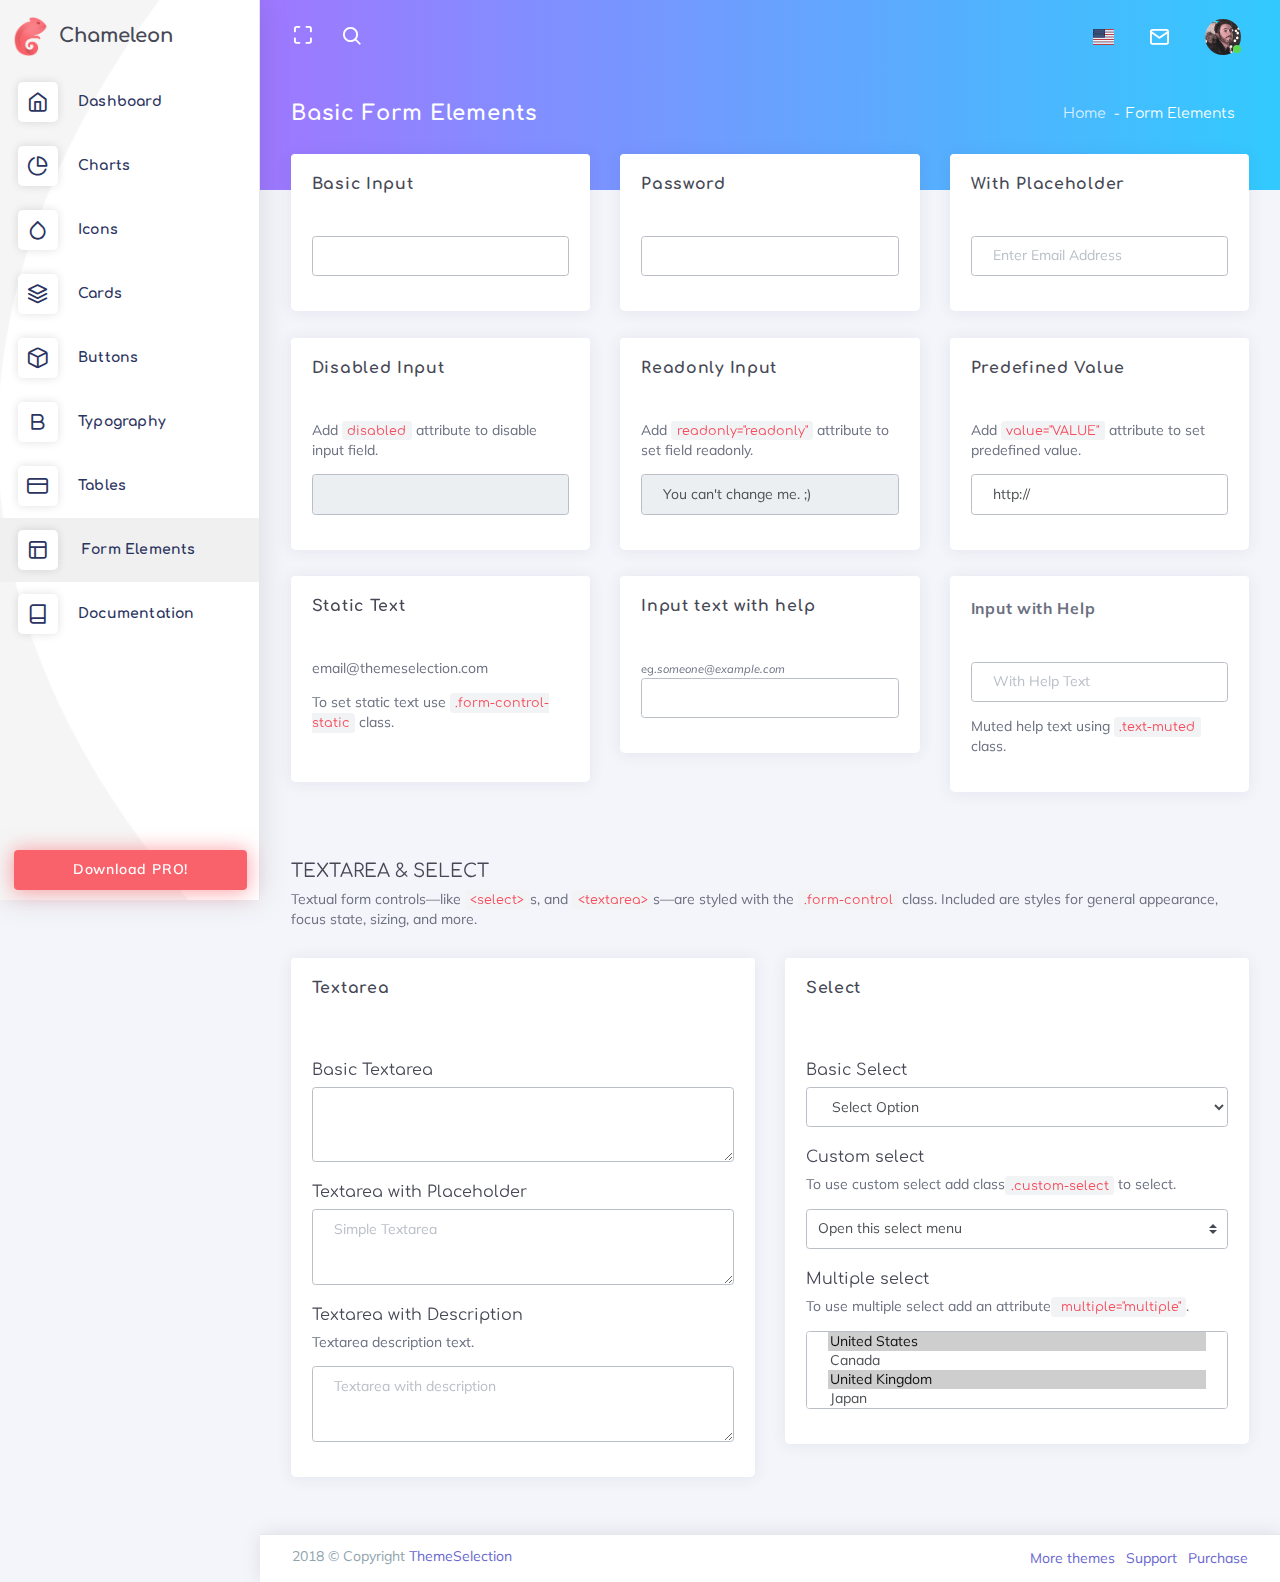
<file: form-elements.html>
<!DOCTYPE html>
<html class="loading" lang="en" data-textdirection="ltr">
  <head>
    <meta http-equiv="Content-Type" content="text/html; charset=UTF-8">
    <meta http-equiv="X-UA-Compatible" content="IE=edge">
    <meta name="viewport" content="width=device-width, initial-scale=1.0, user-scalable=0, minimal-ui">
    <meta name="description" content="Chameleon Admin is a modern Bootstrap 4 webapp &amp; admin dashboard html template with a large number of components, elegant design, clean and organized code.">
    <meta name="keywords" content="admin template, Chameleon admin template, dashboard template, gradient admin template, responsive admin template, webapp, eCommerce dashboard, analytic dashboard">
    <meta name="author" content="ThemeSelect">
    <title>Basic Form Elements - Chameleon Admin - Modern Bootstrap 4 WebApp & Dashboard HTML Template + UI Kit</title>
    <link rel="apple-touch-icon" href="theme-assets/images/ico/apple-icon-120.png">
    <link rel="shortcut icon" type="image/x-icon" href="theme-assets/images/ico/favicon.ico">
    <link href="https://fonts.googleapis.com/css?family=Muli:300,300i,400,400i,600,600i,700,700i%7CComfortaa:300,400,700" rel="stylesheet">
    <link href="https://maxcdn.icons8.com/fonts/line-awesome/1.1/css/line-awesome.min.css" rel="stylesheet">
    <!-- BEGIN VENDOR CSS-->
    <link rel="stylesheet" type="text/css" href="theme-assets/css/vendors.css">
    <!-- END VENDOR CSS-->
    <!-- BEGIN CHAMELEON  CSS-->
    <link rel="stylesheet" type="text/css" href="theme-assets/css/app-lite.css">
    <!-- END CHAMELEON  CSS-->
    <!-- BEGIN Page Level CSS-->
    <link rel="stylesheet" type="text/css" href="theme-assets/css/core/menu/menu-types/vertical-menu.css">
    <link rel="stylesheet" type="text/css" href="theme-assets/css/core/colors/palette-gradient.css">
    <!-- END Page Level CSS-->
    <!-- BEGIN Custom CSS-->
    <!-- END Custom CSS-->
  </head>
  <body class="vertical-layout vertical-menu 2-columns   menu-expanded fixed-navbar" data-open="click" data-menu="vertical-menu" data-color="bg-gradient-x-purple-blue" data-col="2-columns">

    <!-- fixed-top-->
    <nav class="header-navbar navbar-expand-md navbar navbar-with-menu navbar-without-dd-arrow fixed-top navbar-semi-light">
      <div class="navbar-wrapper">
        <div class="navbar-container content">
          <div class="collapse navbar-collapse show" id="navbar-mobile">
            <ul class="nav navbar-nav mr-auto float-left">
              <li class="nav-item d-block d-md-none"><a class="nav-link nav-menu-main menu-toggle hidden-xs" href="#"><i class="ft-menu"></i></a></li>
              <li class="nav-item d-none d-md-block"><a class="nav-link nav-link-expand" href="#"><i class="ficon ft-maximize"></i></a></li>
              <li class="nav-item dropdown navbar-search"><a class="nav-link dropdown-toggle hide" data-toggle="dropdown" href="#"><i class="ficon ft-search"></i></a>
                <ul class="dropdown-menu">
                  <li class="arrow_box">
                    <form>
                      <div class="input-group search-box">
                        <div class="position-relative has-icon-right full-width">
                          <input class="form-control" id="search" type="text" placeholder="Search here...">
                          <div class="form-control-position navbar-search-close"><i class="ft-x">   </i></div>
                        </div>
                      </div>
                    </form>
                  </li>
                </ul>
              </li>
            </ul>
            <ul class="nav navbar-nav float-right">         
              <li class="dropdown dropdown-language nav-item"><a class="dropdown-toggle nav-link" id="dropdown-flag" href="#" data-toggle="dropdown" aria-haspopup="true" aria-expanded="false"><i class="flag-icon flag-icon-us"></i><span class="selected-language"></span></a>
                <div class="dropdown-menu" aria-labelledby="dropdown-flag">
                  <div class="arrow_box"><a class="dropdown-item" href="#"><i class="flag-icon flag-icon-us"></i> English</a><a class="dropdown-item" href="#"><i class="flag-icon flag-icon-cn"></i> Chinese</a><a class="dropdown-item" href="#"><i class="flag-icon flag-icon-ru"></i> Russian</a><a class="dropdown-item" href="#"><i class="flag-icon flag-icon-fr"></i> French</a><a class="dropdown-item" href="#"><i class="flag-icon flag-icon-es"></i> Spanish</a></div>
                </div>
              </li>
            </ul>
            <ul class="nav navbar-nav float-right">
              <li class="dropdown dropdown-notification nav-item"><a class="nav-link nav-link-label" href="#" data-toggle="dropdown"><i class="ficon ft-mail">             </i></a>
                <div class="dropdown-menu dropdown-menu-right">
                  <div class="arrow_box_right"><a class="dropdown-item" href="#"><i class="ft-book"></i> Read Mail</a><a class="dropdown-item" href="#"><i class="ft-bookmark"></i> Read Later</a><a class="dropdown-item" href="#"><i class="ft-check-square"></i> Mark all Read       </a></div>
                </div>
              </li>
              <li class="dropdown dropdown-user nav-item"><a class="dropdown-toggle nav-link dropdown-user-link" href="#" data-toggle="dropdown">             <span class="avatar avatar-online"><img src="theme-assets/images/portrait/small/avatar-s-19.png" alt="avatar"><i></i></span></a>
                <div class="dropdown-menu dropdown-menu-right">
                  <div class="arrow_box_right"><a class="dropdown-item" href="#"><span class="avatar avatar-online"><img src="theme-assets/images/portrait/small/avatar-s-19.png" alt="avatar"><span class="user-name text-bold-700 ml-1">John Doe</span></span></a>
                    <div class="dropdown-divider"></div><a class="dropdown-item" href="#"><i class="ft-user"></i> Edit Profile</a><a class="dropdown-item" href="#"><i class="ft-mail"></i> My Inbox</a><a class="dropdown-item" href="#"><i class="ft-check-square"></i> Task</a><a class="dropdown-item" href="#"><i class="ft-message-square"></i> Chats</a>
                    <div class="dropdown-divider"></div><a class="dropdown-item" href="#"><i class="ft-power"></i> Logout</a>
                  </div>
                </div>
              </li>
            </ul>
          </div>
        </div>
      </div>
    </nav>

    <!-- ////////////////////////////////////////////////////////////////////////////-->


    <div class="main-menu menu-fixed menu-light menu-accordion    menu-shadow " data-scroll-to-active="true" data-img="theme-assets/images/backgrounds/02.jpg">
      <div class="navbar-header">
        <ul class="nav navbar-nav flex-row">       
          <li class="nav-item mr-auto"><a class="navbar-brand" href="index.html"><img class="brand-logo" alt="Chameleon admin logo" src="theme-assets/images/logo/logo.png"/>
              <h3 class="brand-text">Chameleon</h3></a></li>
          <li class="nav-item d-md-none"><a class="nav-link close-navbar"><i class="ft-x"></i></a></li>
        </ul>
      </div>
      <div class="main-menu-content">
        <ul class="navigation navigation-main" id="main-menu-navigation" data-menu="menu-navigation">
          <li class=" nav-item"><a href="index.html"><i class="ft-home"></i><span class="menu-title" data-i18n="">Dashboard</span></a>
          </li>
          <li class=" nav-item"><a href="charts.html"><i class="ft-pie-chart"></i><span class="menu-title" data-i18n="">Charts</span></a>
          </li>
          <li class=" nav-item"><a href="icons.html"><i class="ft-droplet"></i><span class="menu-title" data-i18n="">Icons</span></a>
          </li>
          <li class=" nav-item"><a href="cards.html"><i class="ft-layers"></i><span class="menu-title" data-i18n="">Cards</span></a>
          </li>
          <li class=" nav-item"><a href="buttons.html"><i class="ft-box"></i><span class="menu-title" data-i18n="">Buttons</span></a>
          </li>
          <li class=" nav-item"><a href="typography.html"><i class="ft-bold"></i><span class="menu-title" data-i18n="">Typography</span></a>
          </li>
          <li class=" nav-item"><a href="tables.html"><i class="ft-credit-card"></i><span class="menu-title" data-i18n="">Tables</span></a>
          </li>
          <li class="active"><a href="form-elements.html"><i class="ft-layout"></i><span class="menu-title" data-i18n="">Form Elements</span></a>
          </li>
          <li class=" nav-item"><a href="https://themeselection.com/demo/chameleon-admin-template/documentation"><i class="ft-book"></i><span class="menu-title" data-i18n="">Documentation</span></a>
          </li>
        </ul>
      </div><a class="btn btn-danger btn-block btn-glow btn-upgrade-pro mx-1" href="https://themeselection.com/products/chameleon-admin-modern-bootstrap-webapp-dashboard-html-template-ui-kit/" target="_blank">Download PRO!</a>
      <div class="navigation-background"></div>
    </div>

    <div class="app-content content">
      <div class="content-wrapper">
        <div class="content-wrapper-before"></div>
        <div class="content-header row">
          <div class="content-header-left col-md-4 col-12 mb-2">
            <h3 class="content-header-title">Basic Form Elements</h3>
          </div>
          <div class="content-header-right col-md-8 col-12">
            <div class="breadcrumbs-top float-md-right">
              <div class="breadcrumb-wrapper mr-1">
                <ol class="breadcrumb">
                  <li class="breadcrumb-item"><a href="index.html">Home</a>
                  </li>
                  <li class="breadcrumb-item active">Form Elements
                  </li>
                </ol>
              </div>
            </div>
          </div>
        </div>
        <div class="content-body"><!-- Basic Inputs start -->
<section class="basic-inputs">
  <div class="row match-height">
      <div class="col-xl-4 col-lg-6 col-md-12">
          <div class="card">
              <div class="card-header">
                  <h4 class="card-title">Basic Input</h4>
              </div>
              <div class="card-block">
                  <div class="card-body">
                      <fieldset class="form-group">
                          <input type="text" class="form-control" id="basicInput" >
                      </fieldset>
                  </div>
              </div>
          </div>
      </div>
      <div class="col-xl-4 col-lg-6 col-md-12">
          <div class="card">
              <div class="card-header">
                  <h4 class="card-title">Password</h4>
              </div>
              <div class="card-block">
                  <div class="card-body">
                      <fieldset class="form-group">
                          <input type="password" class="form-control" id="passwordField">
                      </fieldset>
                  </div>
              </div>
          </div>
      </div>
      <div class="col-xl-4 col-lg-6 col-md-12">
          <div class="card">
              <div class="card-header">
                  <h4 class="card-title">With Placeholder</h4>
              </div>
              <div class="card-block">
                  <div class="card-body">
                      <fieldset class="form-group">
                          <input type="email" class="form-control" id="placeholderInput" placeholder="Enter Email Address">
                      </fieldset>
                  </div>
              </div>
          </div>
      </div>
      <div class="col-xl-4 col-lg-6 col-md-12">
          <div class="card">
              <div class="card-header">
                  <h4 class="card-title">Disabled Input</h4>
              </div>
              <div class="card-block">
                  <div class="card-body">
                      <p>Add <code>disabled</code> attribute to disable input field.</p>
                      <fieldset class="form-group">
                          <input type="text" class="form-control" id="disabledInput" disabled>
                      </fieldset>
                  </div>
              </div>
          </div>
      </div>
      <div class="col-xl-4 col-lg-6 col-md-12">
          <div class="card">
              <div class="card-header">
                  <h4 class="card-title">Readonly Input</h4>
              </div>
              <div class="card-block">
                  <div class="card-body">
                      <p>Add <code>readonly="readonly"</code> attribute to set field readonly.</p>
                      <fieldset class="form-group">
                          <input type="text" class="form-control" id="readonlyInput" readonly="readonly" value="You can't change me. ;)">
                      </fieldset>
                  </div>
              </div>
          </div>
      </div>
      <div class="col-xl-4 col-lg-6 col-md-12">
          <div class="card">
              <div class="card-header">
                  <h4 class="card-title">Predefined Value</h4>
              </div>
              <div class="card-block">
                  <div class="card-body">
                      <p>Add <code>value="VALUE"</code> attribute to set predefined value.</p>
                      <fieldset class="form-group">
                          <input type="text" class="form-control" id="predefinedInput" value="http://">
                      </fieldset>
                  </div>
              </div>
          </div>
      </div>
      <div class="col-xl-4 col-lg-6 col-md-12">
          <div class="card">
              <div class="card-header">
                  <h4 class="card-title">Static Text</h4>
              </div>
              <div class="card-block">
                  <div class="card-body">
                      <fieldset class="form-group">
                          <p class="form-control-static" id="staticInput">email@themeselection.com</p>
                          <p>To set static text use <code>.form-control-static</code> class.</p>
                      </fieldset>
                  </div>
              </div>
          </div>
      </div>
      <div class="col-xl-4 col-lg-6 col-md-12">
          <div class="card">
              <div class="card-header">
                  <h4 class="card-title">Input text with help</h4>
              </div>
              <div class="card-block">
                  <div class="card-body">
                      <fieldset class="form-group">
                          <small class="text-muted">eg.<i>someone@example.com</i></small>
                          <input type="text" class="form-control" id="helpInputTop">
                      </fieldset>
                  </div>
              </div>
          </div>
      </div>
      <div class="col-xl-4 col-lg-6 col-md-12">
          <div class="card">
              <div class="card-header">
                  <label class="card-title" for="helpInput">Input with Help</label>
              </div>
              <div class="card-block">
                  <div class="card-body">
                      <fieldset class="form-group">
                          <input type="text" class="form-control" id="helpInput" placeholder="With Help Text">
                      </fieldset>
                      <p class="text-muted">Muted help text using <code>.text-muted</code> class.</p>
                  </div>
              </div>
          </div>
      </div>
  </div>
</section>
<!-- Basic Inputs end -->

<section class="textarea-select">
  <!-- Textarea start -->
  <div class="row">
      <div class="col-12 mt-3 mb-1">
          <h4 class="text-uppercase">Textarea &amp; Select</h4>
          <p>Textual form controls—like <code>&lt;select&gt;</code>s, and <code>&lt;textarea&gt;</code>s—are styled with the <code>.form-control</code> class. Included are styles for general appearance, focus state, sizing, and more.</p>
      </div>
  </div>
  <div class="row match-height">
      <div class="col-lg-6 col-md-12">
          <div class="card">
              <div class="card-header">
                  <h4 class="card-title">Textarea</h4>
              </div>
              <div class="card-block">
                  <div class="card-body">
                      <h5 class="mt-2">Basic Textarea</h5>
                      <fieldset class="form-group">
                          <textarea class="form-control" id="basicTextarea" rows="3"></textarea>
                      </fieldset>

                      <h5 class="mt-2">Textarea with Placeholder</h5>
                      <fieldset class="form-group">
                          <textarea class="form-control" id="placeTextarea" rows="3" placeholder="Simple Textarea"></textarea>
                      </fieldset>

                      <h5 class="mt-2">Textarea with Description</h5>
                      <fieldset class="form-group">
                          <p class="text-muted">Textarea description text.</p>
                          <textarea class="form-control" id="descTextarea" rows="3" placeholder="Textarea with description"></textarea>
                      </fieldset>
                  </div>
              </div>
          </div>
      </div>
      <div class="col-lg-6 col-md-12">
          <div class="card">
              <div class="card-header">
                  <h4 class="card-title">Select</h4>
              </div>
              <div class="card-block">
                  <div class="card-body">
                      <h5 class="mt-2">Basic Select</h5>
                      <fieldset class="form-group">
                          <select class="form-control" id="basicSelect">
                            <option>Select Option</option>
                            <option>Option 1</option>
                            <option>Option 2</option>
                            <option>Option 3</option>
                            <option>Option 4</option>
                            <option>Option 5</option>
                          </select>
                      </fieldset>
                      <h5 class="mt-2">Custom select</h5>
                      <p>To use custom select add class<code>.custom-select</code> to select.</p>
                      <fieldset class="form-group">
                          <select class="custom-select" id="customSelect">
                              <option selected>Open this select menu</option>
                              <option value="1">One</option>
                              <option value="2">Two</option>
                              <option value="3">Three</option>
                          </select>
                      </fieldset>
                      <h5 class="mt-2">Multiple select</h5>
                      <p>To use multiple select add an attribute<code> multiple="multiple"</code>.</p>
                      <fieldset class="form-group">
                          <select class="form-control" id="countrySelect" multiple="multiple">
                              <option selected="selected">United States</option>
                              <option>Canada</option>
                              <option selected="selected">United Kingdom</option>
                              <option>Japan</option>
                              <option>Australia</option>
                              <option>Germany</option>
                              <option selected="selected">India</option>
                              <option>Italy</option>
                              <option>Sweden</option>
                              <option>France</option>
                              <option>New Zealand</option>
                              <option>Switzerland</option>
                              <option>Russia</option>
                              <option>England</option>
                              <option>Norway</option>
                              <option>Greece</option>
                              <option>Philippines</option>
                              <option>Ireland</option>
                              <option>China</option>
                              <option>South Korea</option>
                          </select>
                      </fieldset>
                  </div>
              </div>
          </div>
      </div>
  </div>
  <!-- Textarea end -->
</section>
        </div>
      </div>
    </div>
    <!-- ////////////////////////////////////////////////////////////////////////////-->


    <footer class="footer footer-static footer-light navbar-border navbar-shadow">
      <div class="clearfix blue-grey lighten-2 text-sm-center mb-0 px-2"><span class="float-md-left d-block d-md-inline-block">2018  &copy; Copyright <a class="text-bold-800 grey darken-2" href="https://themeselection.com" target="_blank">ThemeSelection</a></span>
        <ul class="list-inline float-md-right d-block d-md-inline-blockd-none d-lg-block mb-0">
          <li class="list-inline-item"><a class="my-1" href="https://themeselection.com/" target="_blank"> More themes</a></li>
          <li class="list-inline-item"><a class="my-1" href="https://themeselection.com/support" target="_blank"> Support</a></li>
          <li class="list-inline-item"><a class="my-1" href="https://themeselection.com/products/chameleon-admin-modern-bootstrap-webapp-dashboard-html-template-ui-kit/" target="_blank"> Purchase</a></li>
        </ul>
      </div>
    </footer>

    <!-- BEGIN VENDOR JS-->
    <script src="theme-assets/vendors/js/vendors.min.js" type="text/javascript"></script>
    <!-- BEGIN VENDOR JS-->
    <!-- BEGIN PAGE VENDOR JS-->
    <!-- END PAGE VENDOR JS-->
    <!-- BEGIN CHAMELEON  JS-->
    <script src="theme-assets/js/core/app-menu-lite.js" type="text/javascript"></script>
    <script src="theme-assets/js/core/app-lite.js" type="text/javascript"></script>
    <!-- END CHAMELEON  JS-->
    <!-- BEGIN PAGE LEVEL JS-->
    <script src="theme-assets/vendors/js/forms/tags/form-field.js" type="text/javascript"></script>
    <!-- END PAGE LEVEL JS-->
  </body>
</html>
</file>
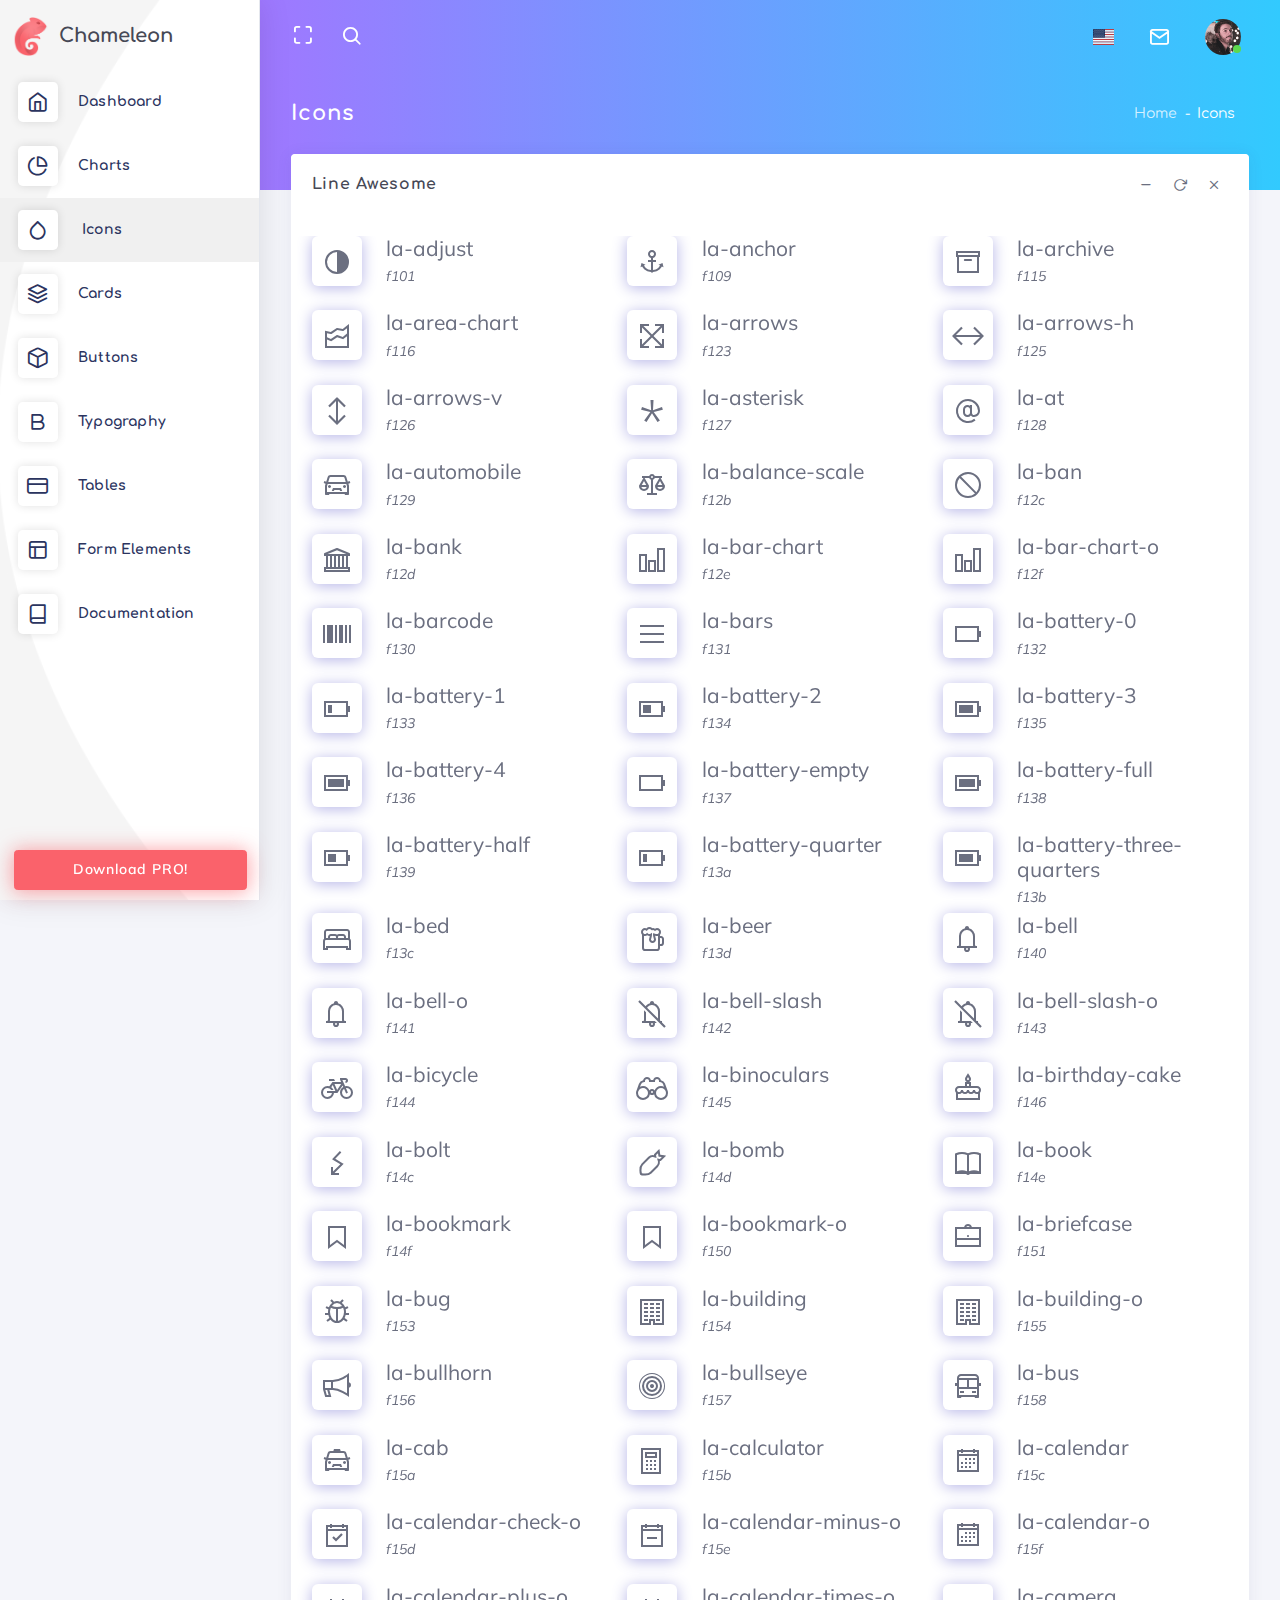
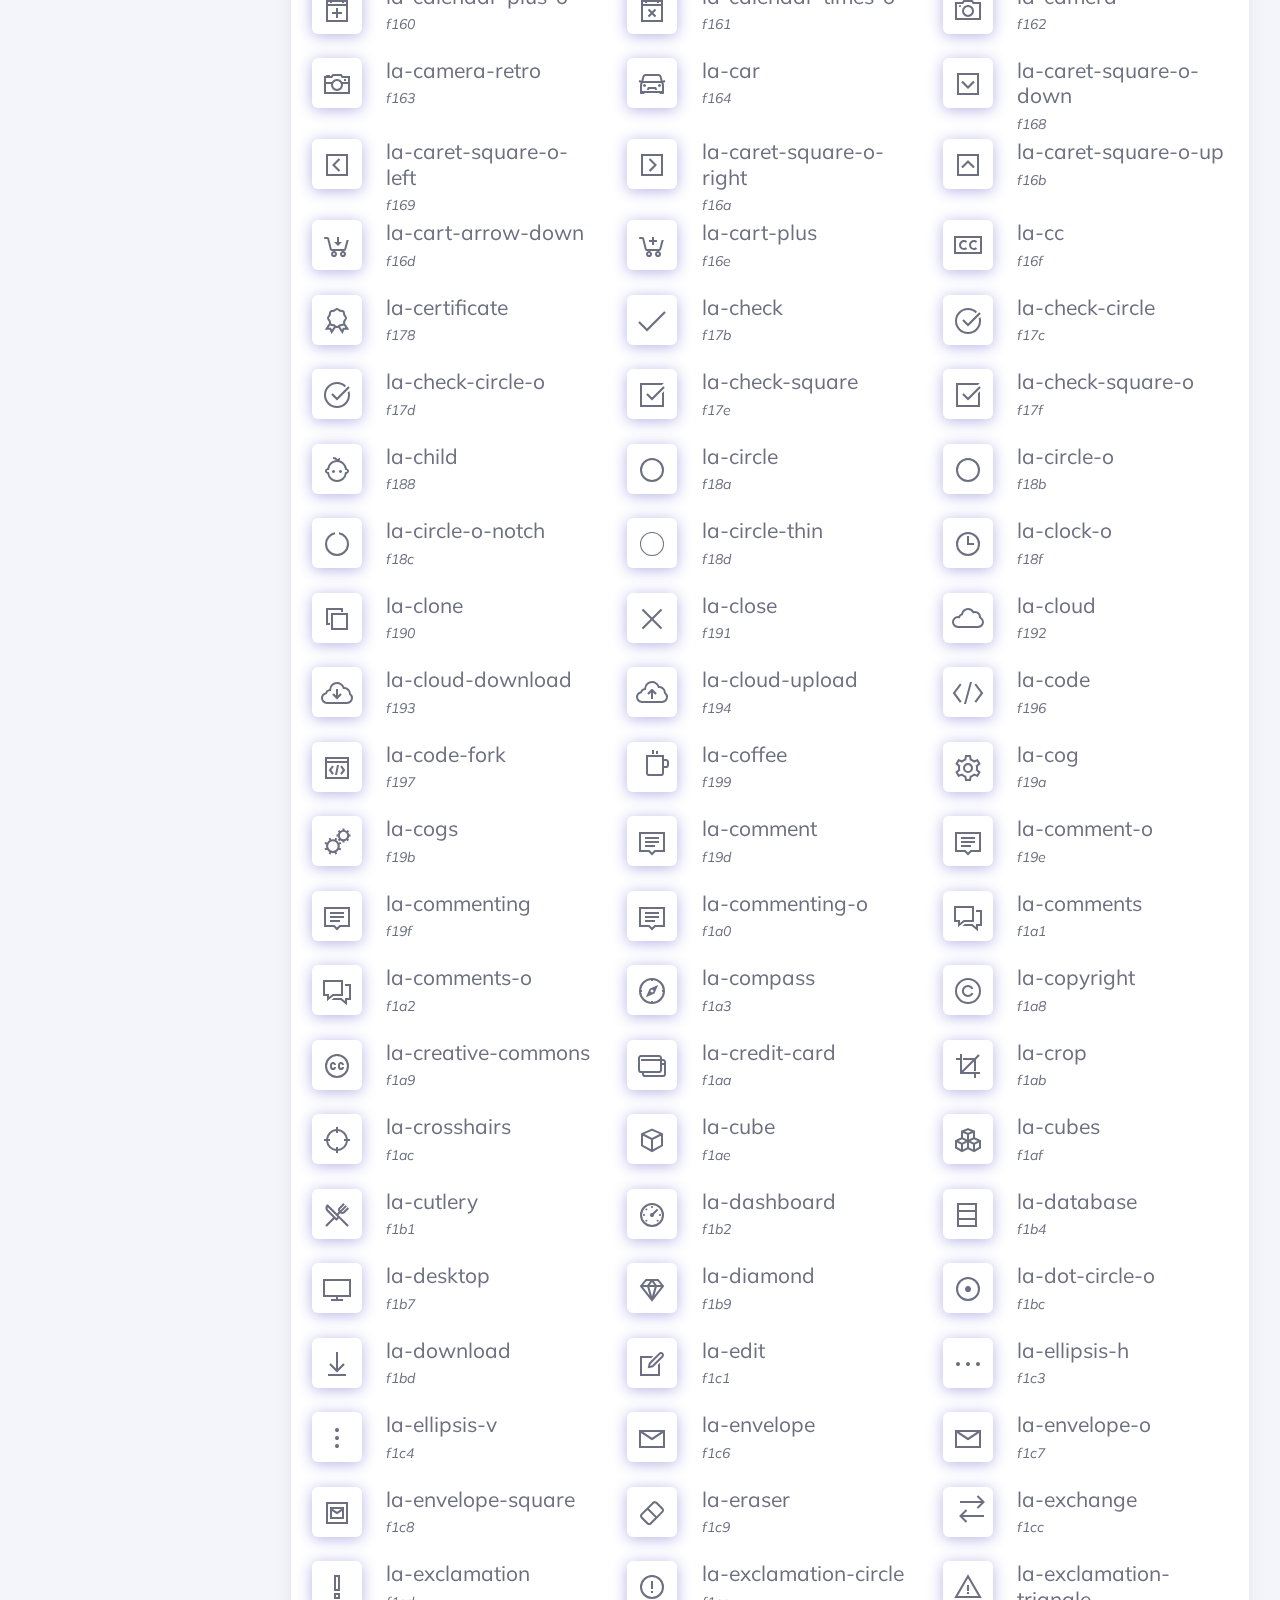
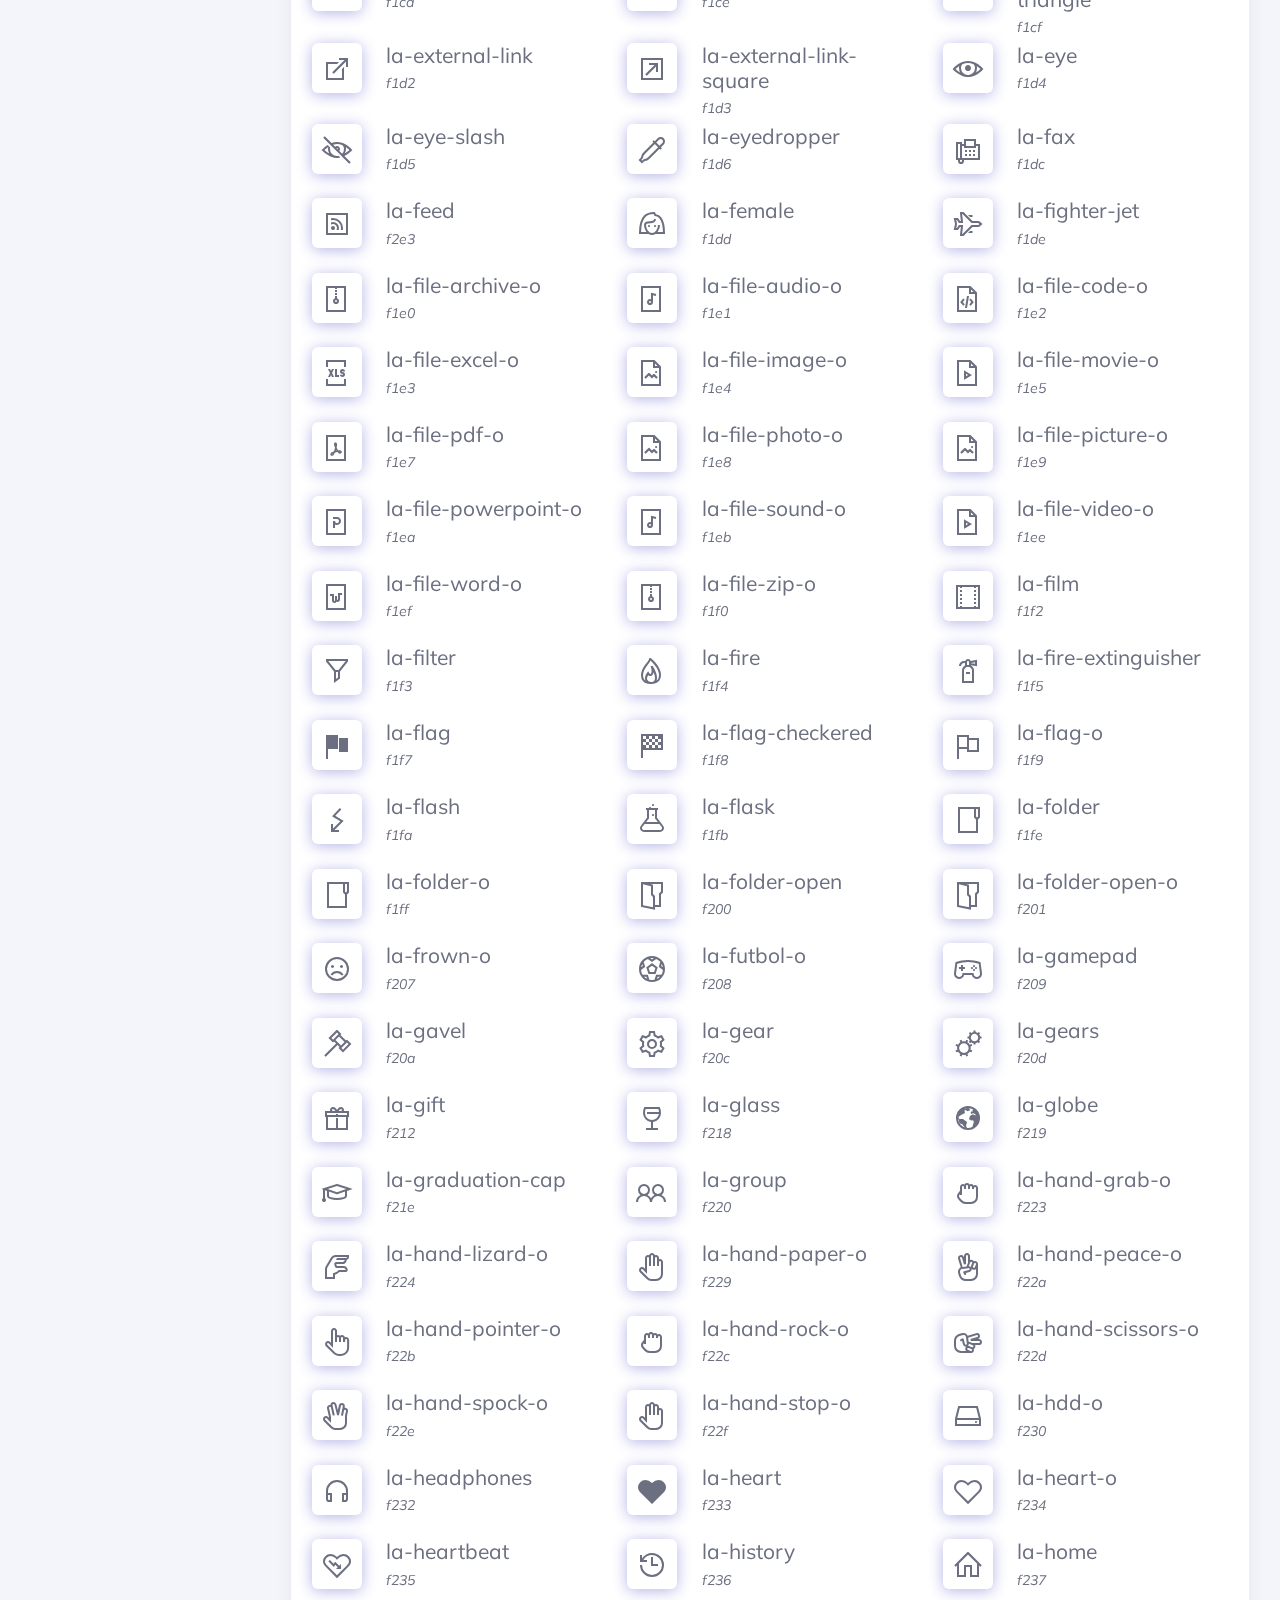
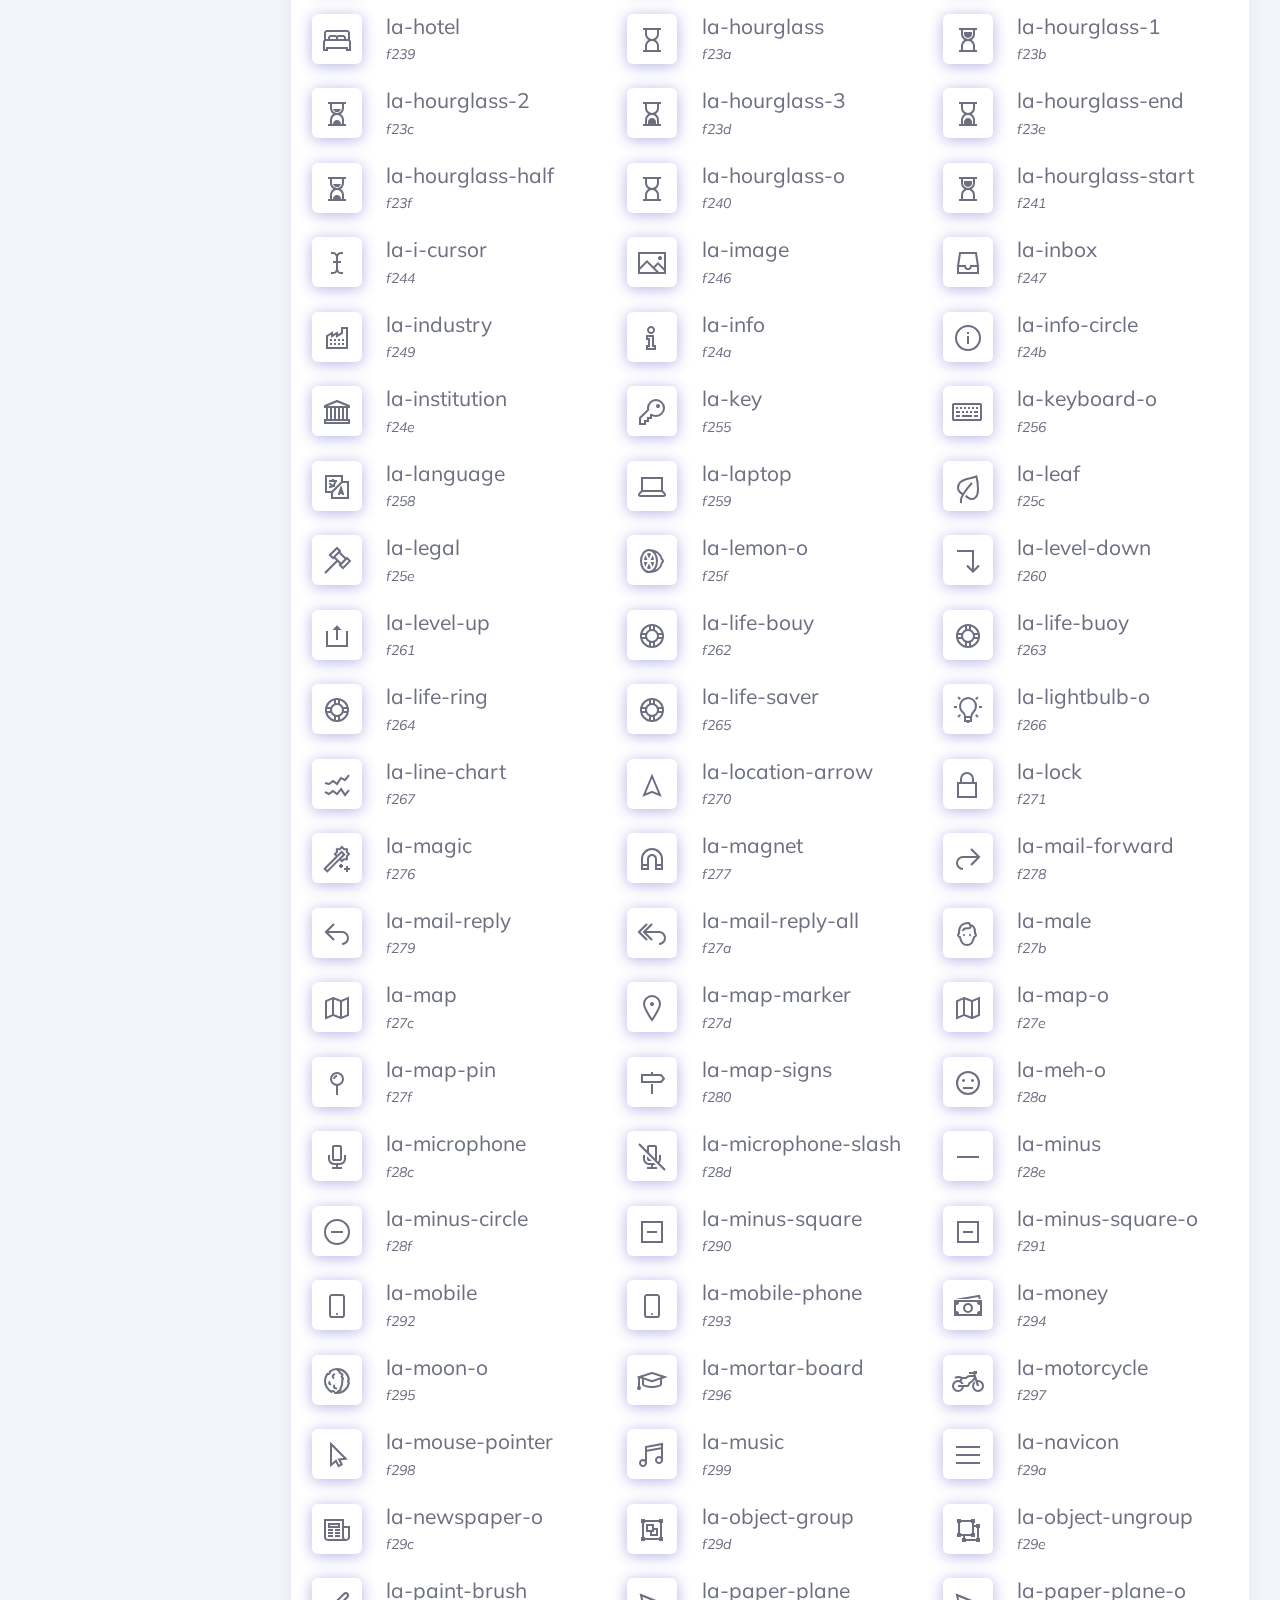
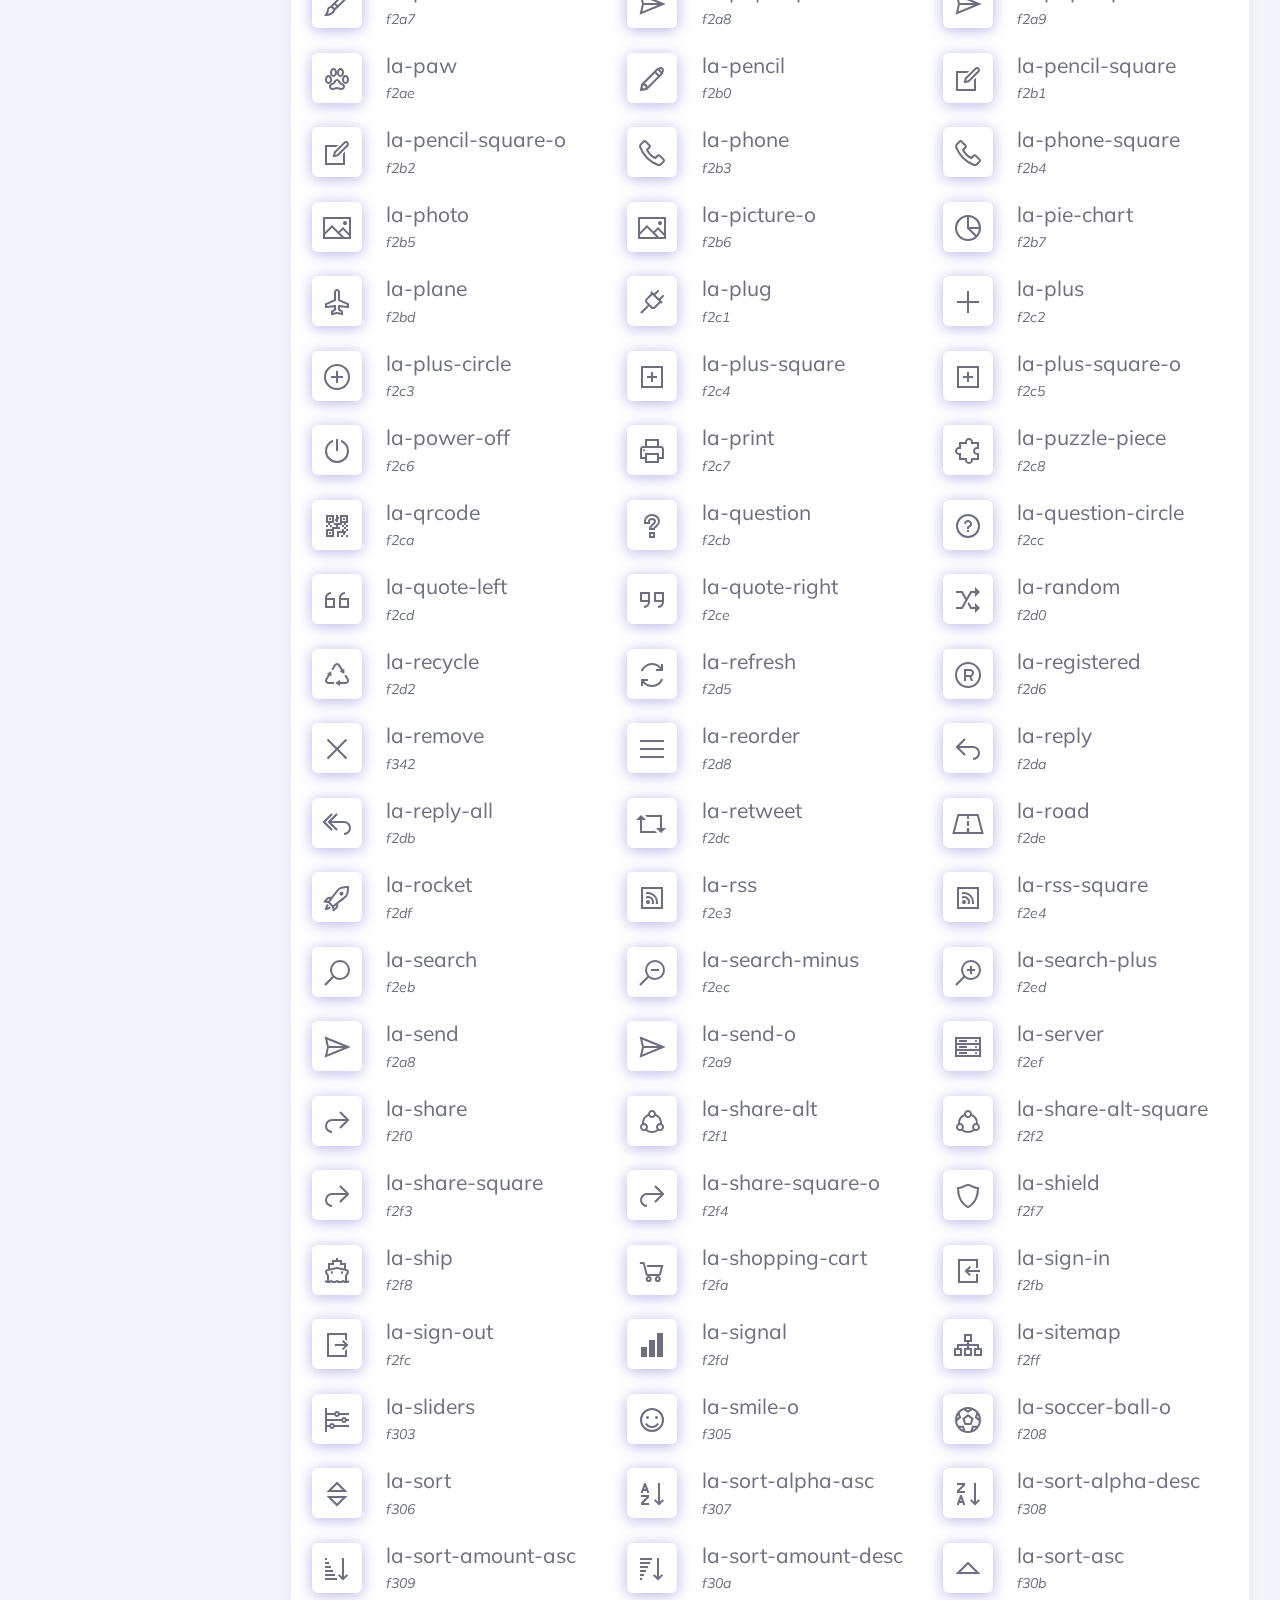
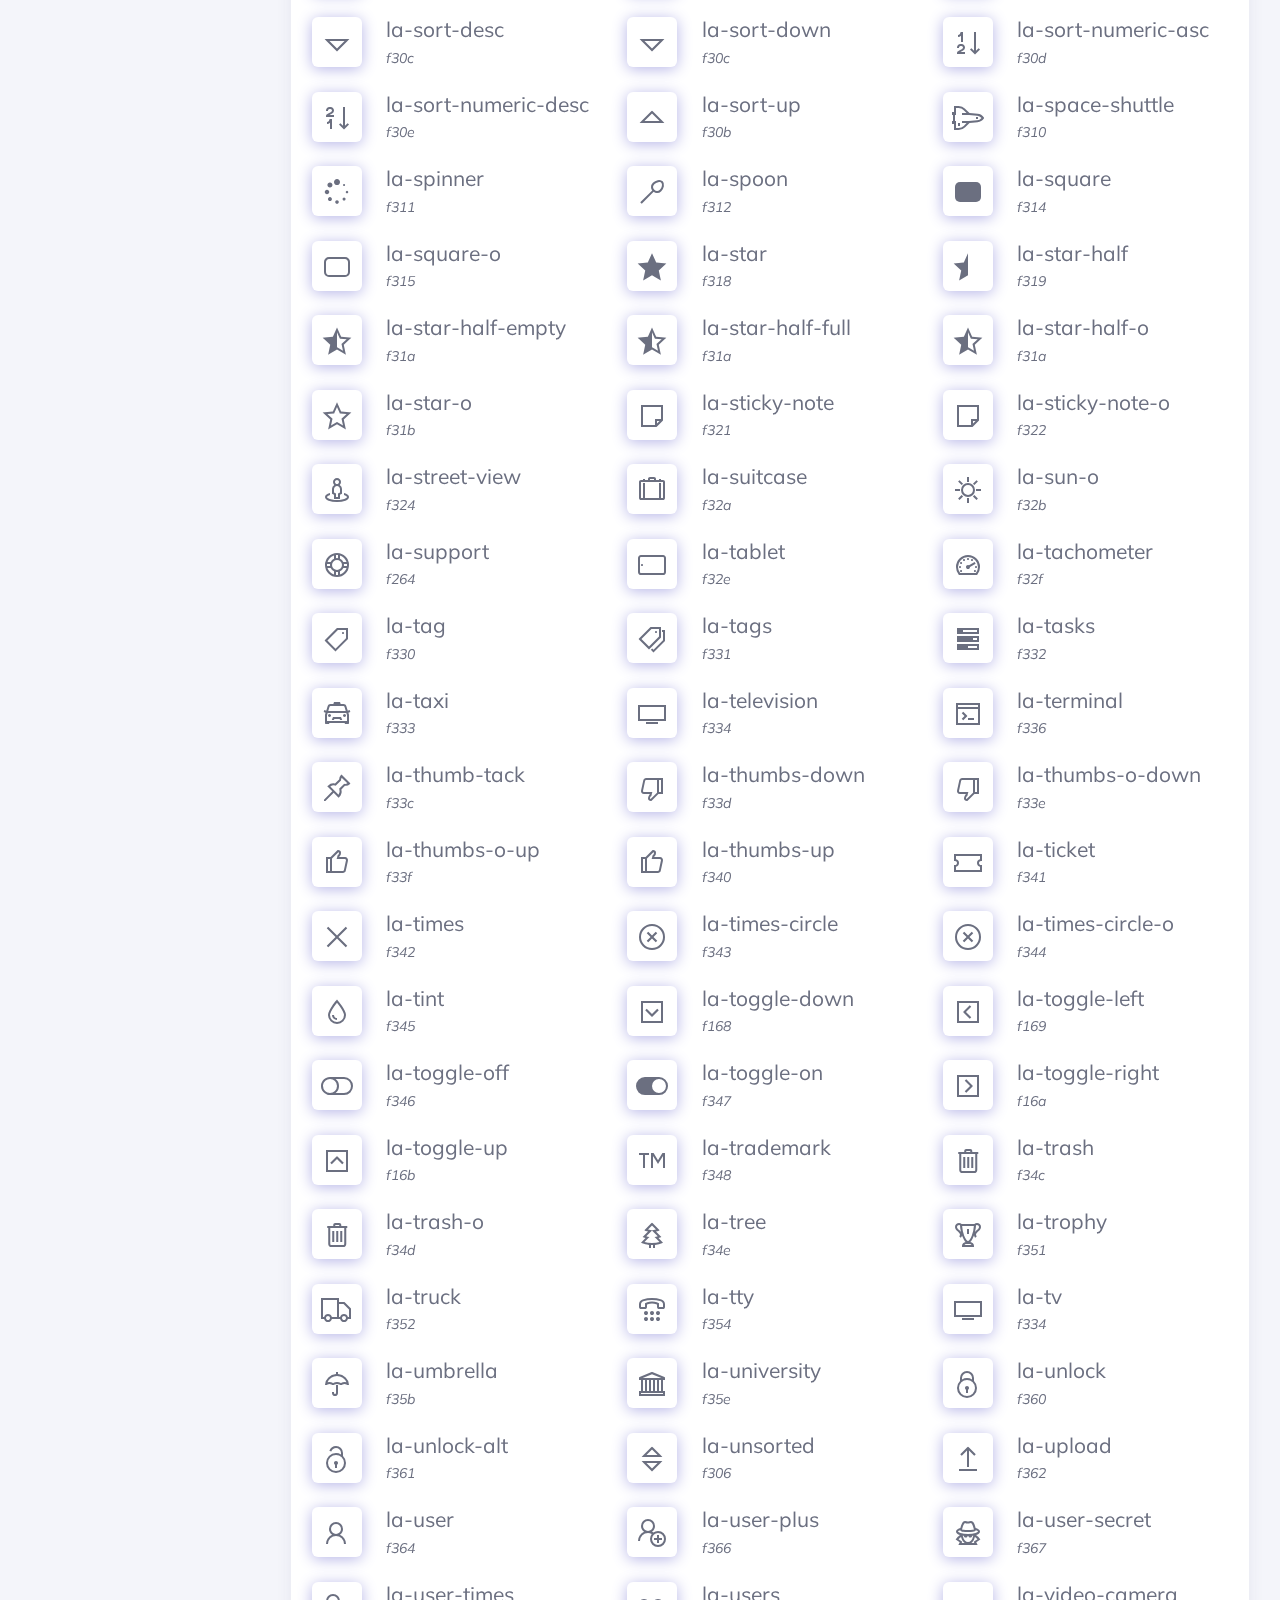
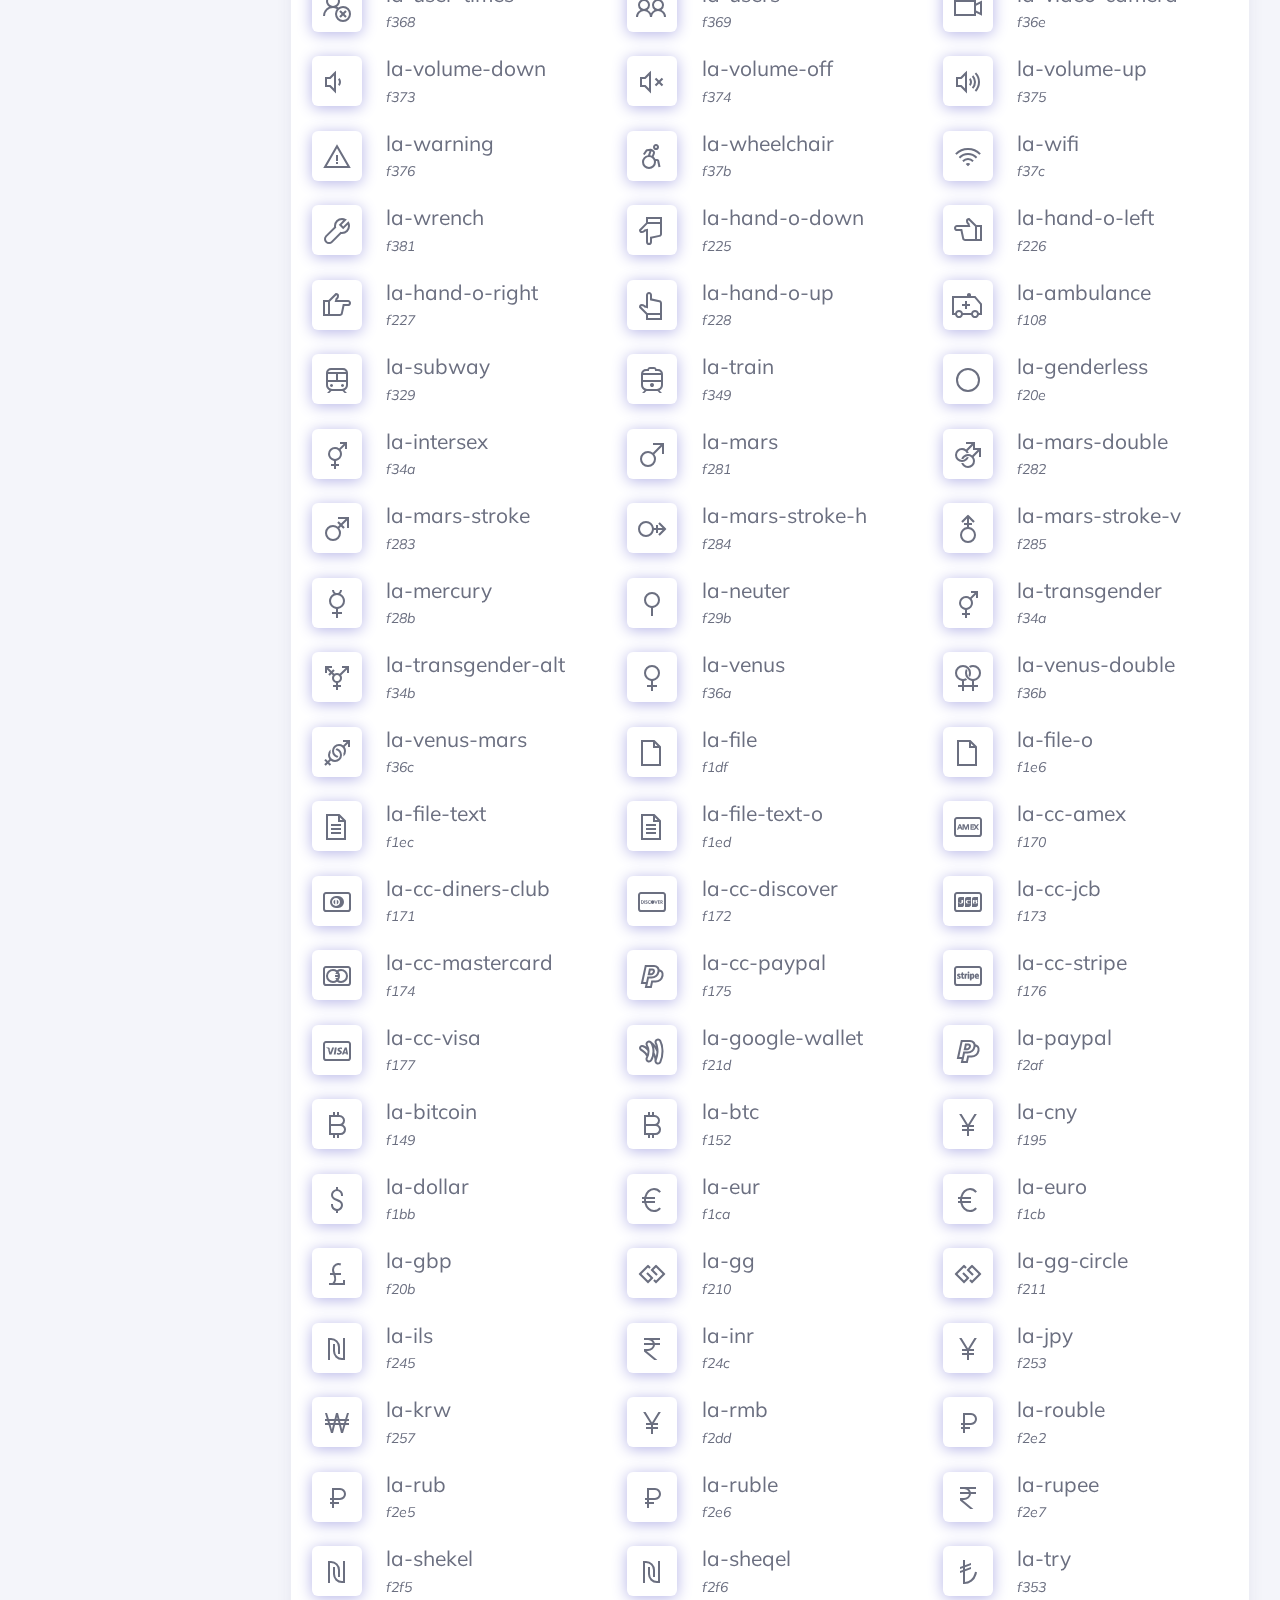
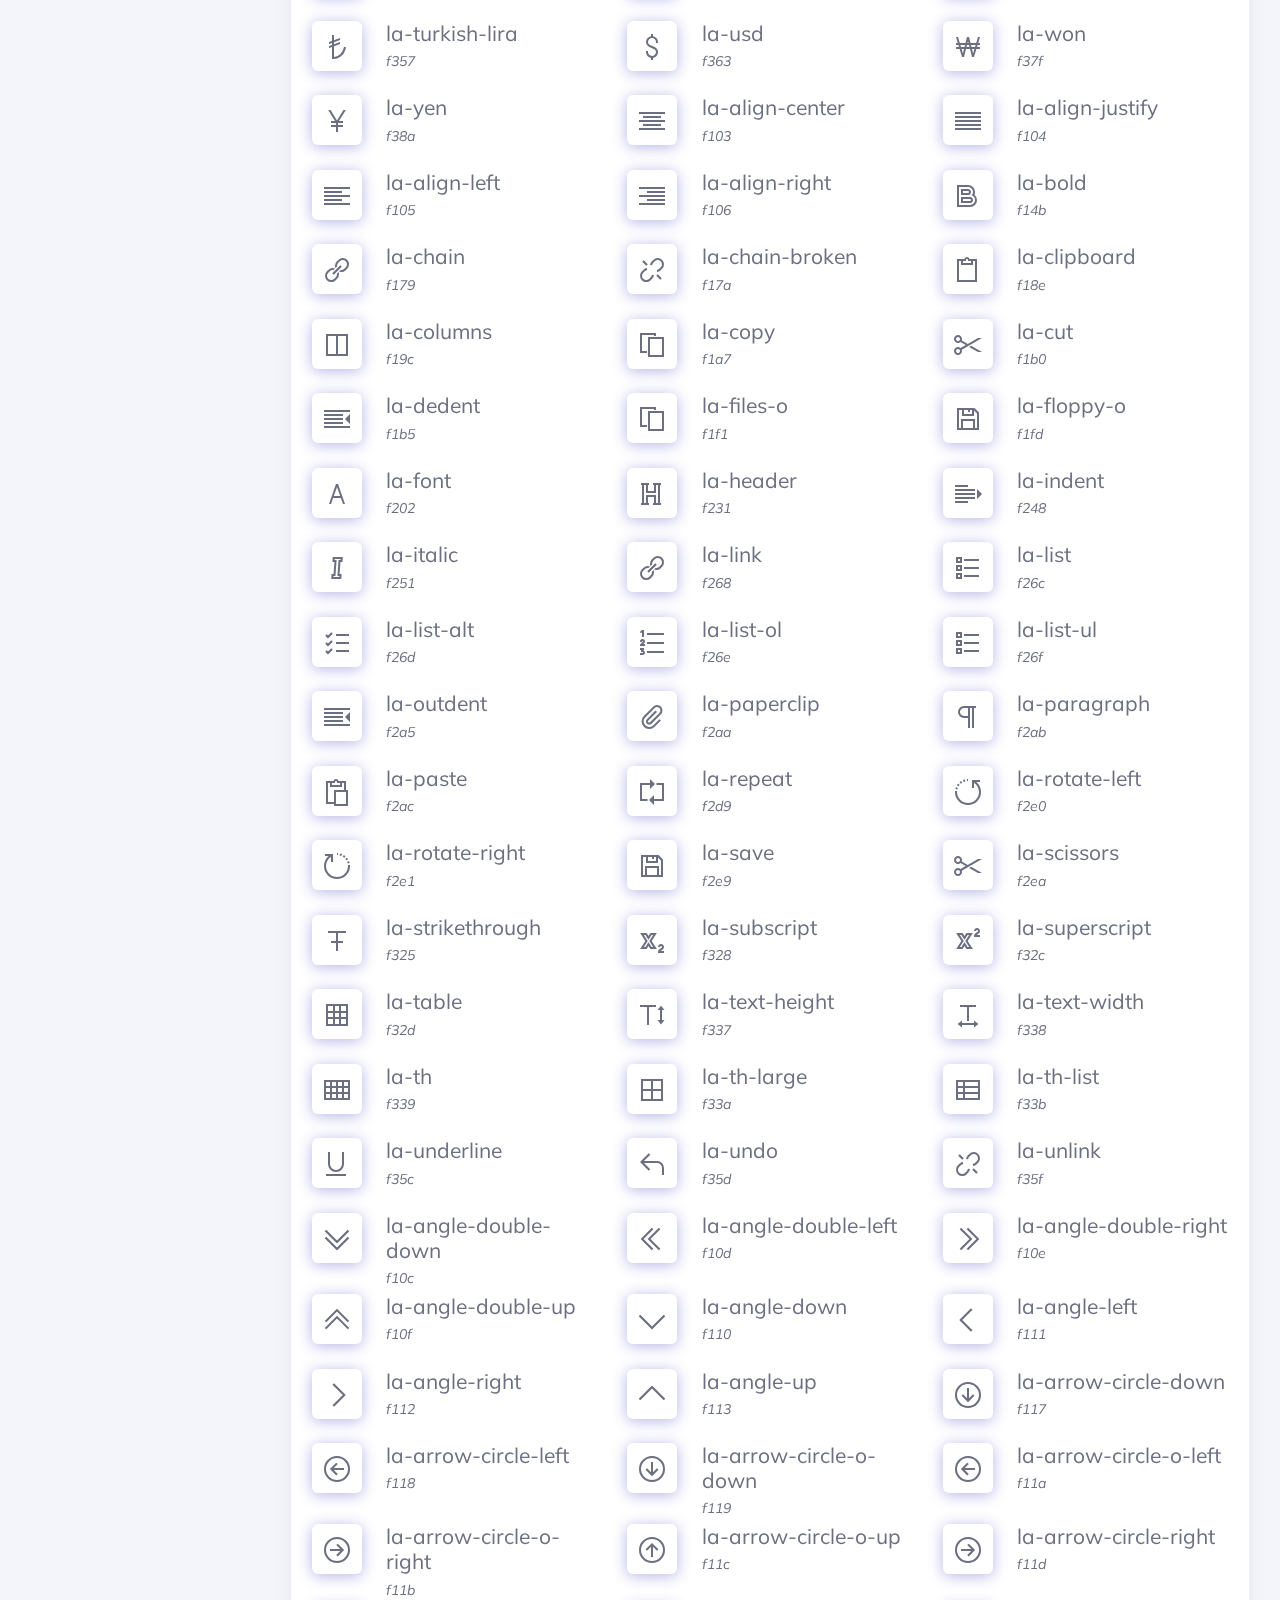
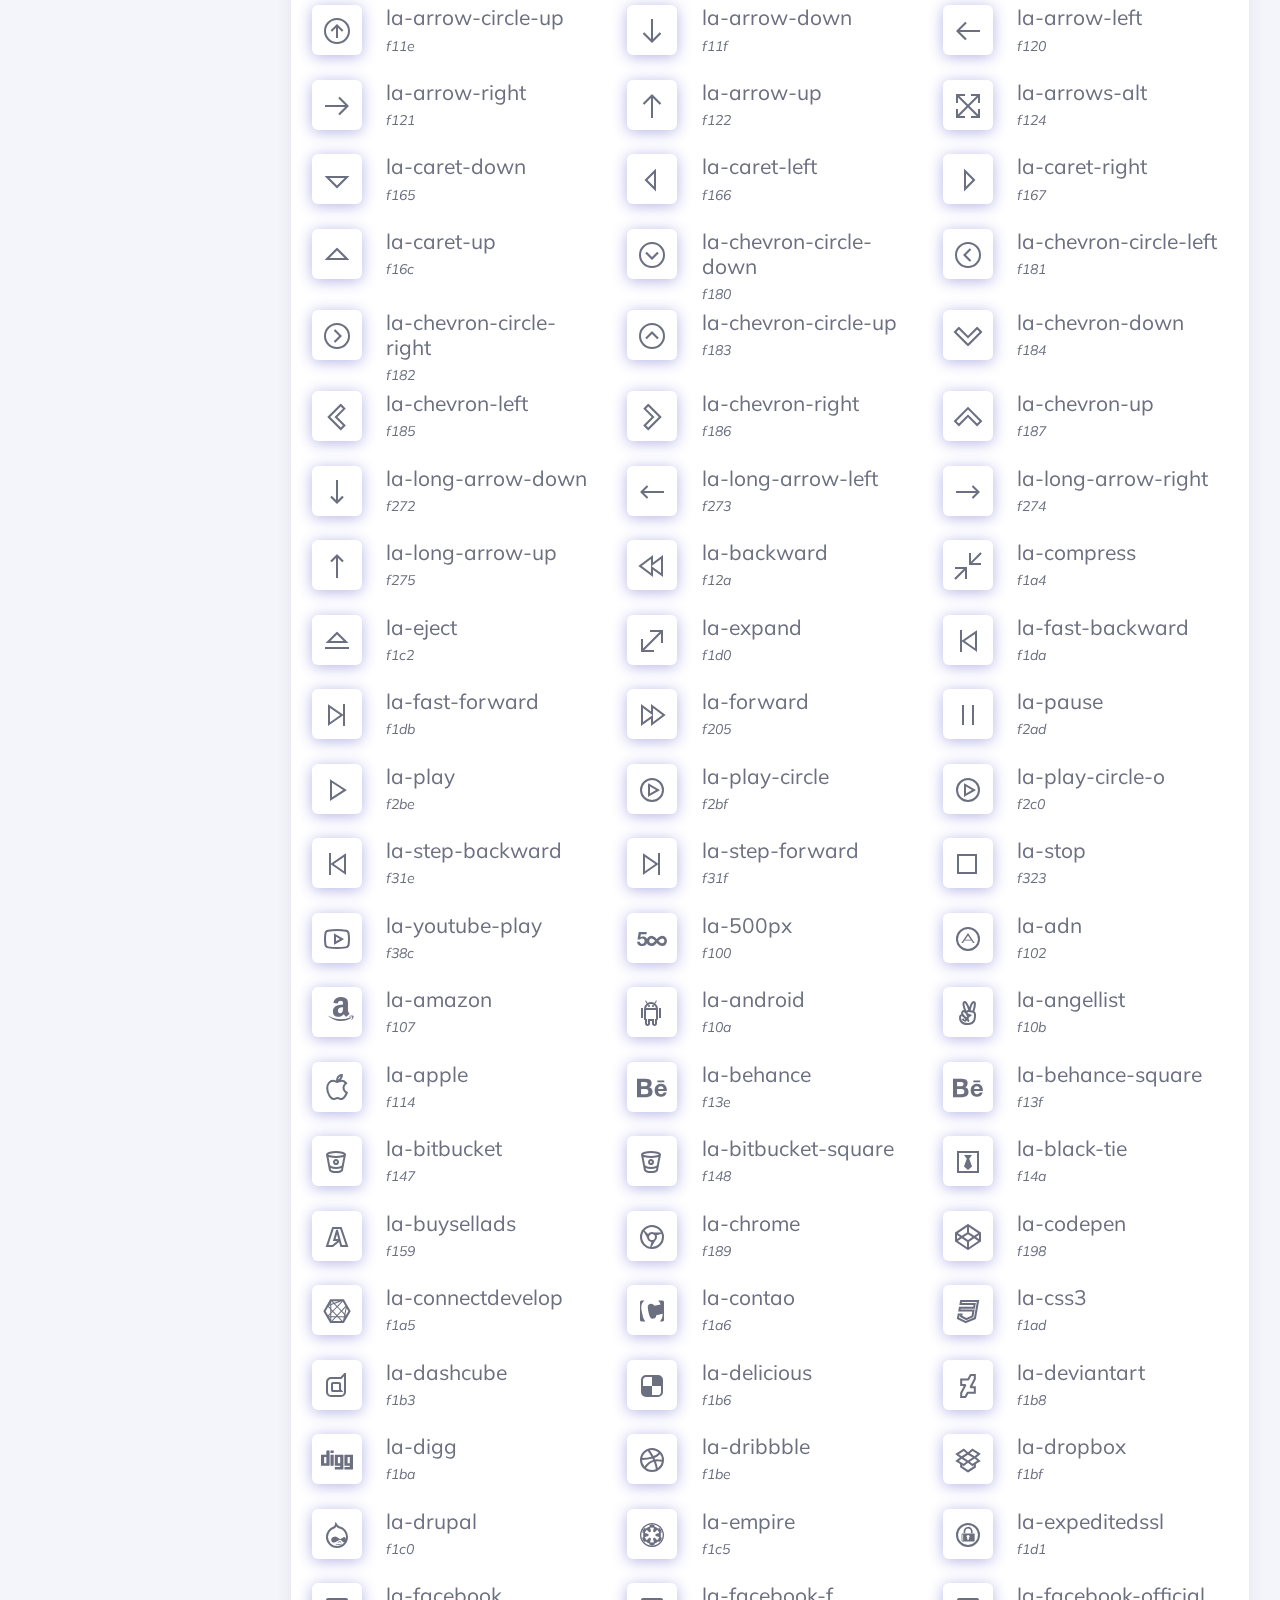
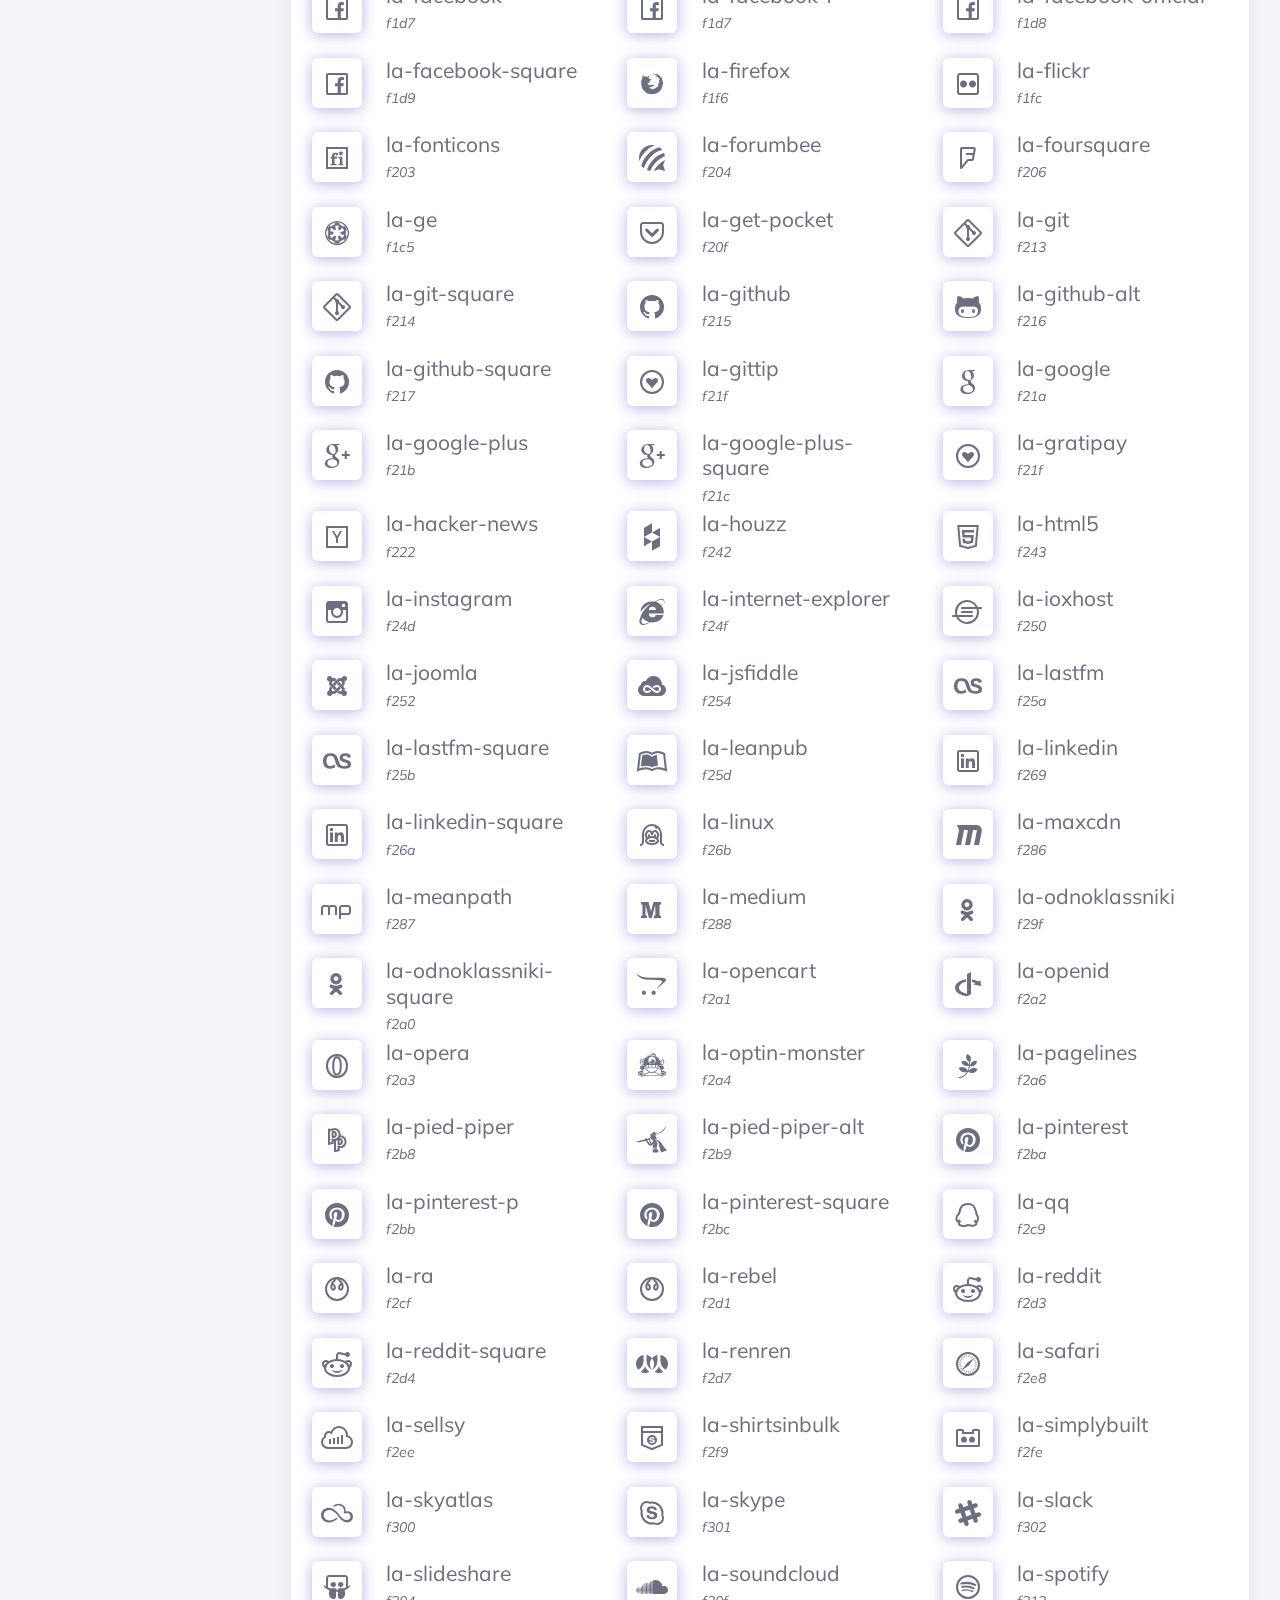
<file: icons.html>
<!DOCTYPE html>
<html class="loading" lang="en" data-textdirection="ltr">
  <head>
    <meta http-equiv="Content-Type" content="text/html; charset=UTF-8">
    <meta http-equiv="X-UA-Compatible" content="IE=edge">
    <meta name="viewport" content="width=device-width, initial-scale=1.0, user-scalable=0, minimal-ui">
    <meta name="description" content="Chameleon Admin is a modern Bootstrap 4 webapp &amp; admin dashboard html template with a large number of components, elegant design, clean and organized code.">
    <meta name="keywords" content="admin template, Chameleon admin template, dashboard template, gradient admin template, responsive admin template, webapp, eCommerce dashboard, analytic dashboard">
    <meta name="author" content="ThemeSelect">
    <title>Icons - Chameleon Admin - Modern Bootstrap 4 WebApp & Dashboard HTML Template + UI Kit</title>
    <link rel="apple-touch-icon" href="theme-assets/images/ico/apple-icon-120.png">
    <link rel="shortcut icon" type="image/x-icon" href="theme-assets/images/ico/favicon.ico">
    <link href="https://fonts.googleapis.com/css?family=Muli:300,300i,400,400i,600,600i,700,700i%7CComfortaa:300,400,700" rel="stylesheet">
    <link href="https://maxcdn.icons8.com/fonts/line-awesome/1.1/css/line-awesome.min.css" rel="stylesheet">
    <!-- BEGIN VENDOR CSS-->
    <link rel="stylesheet" type="text/css" href="theme-assets/css/vendors.css">
    <!-- END VENDOR CSS-->
    <!-- BEGIN CHAMELEON  CSS-->
    <link rel="stylesheet" type="text/css" href="theme-assets/css/app-lite.css">
    <!-- END CHAMELEON  CSS-->
    <!-- BEGIN Page Level CSS-->
    <link rel="stylesheet" type="text/css" href="theme-assets/css/core/menu/menu-types/vertical-menu.css">
    <link rel="stylesheet" type="text/css" href="theme-assets/css/core/colors/palette-gradient.css">
    <!-- END Page Level CSS-->
    <!-- BEGIN Custom CSS-->
    <!-- END Custom CSS-->
  </head>
  <body class="vertical-layout vertical-menu 2-columns   menu-expanded fixed-navbar" data-open="click" data-menu="vertical-menu" data-color="bg-gradient-x-purple-blue" data-col="2-columns">

    <!-- fixed-top-->
    <nav class="header-navbar navbar-expand-md navbar navbar-with-menu navbar-without-dd-arrow fixed-top navbar-semi-light">
      <div class="navbar-wrapper">
        <div class="navbar-container content">
          <div class="collapse navbar-collapse show" id="navbar-mobile">
            <ul class="nav navbar-nav mr-auto float-left">
              <li class="nav-item d-block d-md-none"><a class="nav-link nav-menu-main menu-toggle hidden-xs" href="#"><i class="ft-menu"></i></a></li>
              <li class="nav-item d-none d-md-block"><a class="nav-link nav-link-expand" href="#"><i class="ficon ft-maximize"></i></a></li>
              <li class="nav-item dropdown navbar-search"><a class="nav-link dropdown-toggle hide" data-toggle="dropdown" href="#"><i class="ficon ft-search"></i></a>
                <ul class="dropdown-menu">
                  <li class="arrow_box">
                    <form>
                      <div class="input-group search-box">
                        <div class="position-relative has-icon-right full-width">
                          <input class="form-control" id="search" type="text" placeholder="Search here...">
                          <div class="form-control-position navbar-search-close"><i class="ft-x">   </i></div>
                        </div>
                      </div>
                    </form>
                  </li>
                </ul>
              </li>
            </ul>
            <ul class="nav navbar-nav float-right">         
              <li class="dropdown dropdown-language nav-item"><a class="dropdown-toggle nav-link" id="dropdown-flag" href="#" data-toggle="dropdown" aria-haspopup="true" aria-expanded="false"><i class="flag-icon flag-icon-us"></i><span class="selected-language"></span></a>
                <div class="dropdown-menu" aria-labelledby="dropdown-flag">
                  <div class="arrow_box"><a class="dropdown-item" href="#"><i class="flag-icon flag-icon-us"></i> English</a><a class="dropdown-item" href="#"><i class="flag-icon flag-icon-cn"></i> Chinese</a><a class="dropdown-item" href="#"><i class="flag-icon flag-icon-ru"></i> Russian</a><a class="dropdown-item" href="#"><i class="flag-icon flag-icon-fr"></i> French</a><a class="dropdown-item" href="#"><i class="flag-icon flag-icon-es"></i> Spanish</a></div>
                </div>
              </li>
            </ul>
            <ul class="nav navbar-nav float-right">
              <li class="dropdown dropdown-notification nav-item"><a class="nav-link nav-link-label" href="#" data-toggle="dropdown"><i class="ficon ft-mail">             </i></a>
                <div class="dropdown-menu dropdown-menu-right">
                  <div class="arrow_box_right"><a class="dropdown-item" href="#"><i class="ft-book"></i> Read Mail</a><a class="dropdown-item" href="#"><i class="ft-bookmark"></i> Read Later</a><a class="dropdown-item" href="#"><i class="ft-check-square"></i> Mark all Read       </a></div>
                </div>
              </li>
              <li class="dropdown dropdown-user nav-item"><a class="dropdown-toggle nav-link dropdown-user-link" href="#" data-toggle="dropdown">             <span class="avatar avatar-online"><img src="theme-assets/images/portrait/small/avatar-s-19.png" alt="avatar"><i></i></span></a>
                <div class="dropdown-menu dropdown-menu-right">
                  <div class="arrow_box_right"><a class="dropdown-item" href="#"><span class="avatar avatar-online"><img src="theme-assets/images/portrait/small/avatar-s-19.png" alt="avatar"><span class="user-name text-bold-700 ml-1">John Doe</span></span></a>
                    <div class="dropdown-divider"></div><a class="dropdown-item" href="#"><i class="ft-user"></i> Edit Profile</a><a class="dropdown-item" href="#"><i class="ft-mail"></i> My Inbox</a><a class="dropdown-item" href="#"><i class="ft-check-square"></i> Task</a><a class="dropdown-item" href="#"><i class="ft-message-square"></i> Chats</a>
                    <div class="dropdown-divider"></div><a class="dropdown-item" href="#"><i class="ft-power"></i> Logout</a>
                  </div>
                </div>
              </li>
            </ul>
          </div>
        </div>
      </div>
    </nav>

    <!-- ////////////////////////////////////////////////////////////////////////////-->


    <div class="main-menu menu-fixed menu-light menu-accordion    menu-shadow " data-scroll-to-active="true" data-img="theme-assets/images/backgrounds/02.jpg">
      <div class="navbar-header">
        <ul class="nav navbar-nav flex-row">       
          <li class="nav-item mr-auto"><a class="navbar-brand" href="index.html"><img class="brand-logo" alt="Chameleon admin logo" src="theme-assets/images/logo/logo.png"/>
              <h3 class="brand-text">Chameleon</h3></a></li>
          <li class="nav-item d-md-none"><a class="nav-link close-navbar"><i class="ft-x"></i></a></li>
        </ul>
      </div>
      <div class="main-menu-content">
        <ul class="navigation navigation-main" id="main-menu-navigation" data-menu="menu-navigation">
          <li class=" nav-item"><a href="index.html"><i class="ft-home"></i><span class="menu-title" data-i18n="">Dashboard</span></a>
          </li>
          <li class=" nav-item"><a href="charts.html"><i class="ft-pie-chart"></i><span class="menu-title" data-i18n="">Charts</span></a>
          </li>
          <li class="active"><a href="icons.html"><i class="ft-droplet"></i><span class="menu-title" data-i18n="">Icons</span></a>
          </li>
          <li class=" nav-item"><a href="cards.html"><i class="ft-layers"></i><span class="menu-title" data-i18n="">Cards</span></a>
          </li>
          <li class=" nav-item"><a href="buttons.html"><i class="ft-box"></i><span class="menu-title" data-i18n="">Buttons</span></a>
          </li>
          <li class=" nav-item"><a href="typography.html"><i class="ft-bold"></i><span class="menu-title" data-i18n="">Typography</span></a>
          </li>
          <li class=" nav-item"><a href="tables.html"><i class="ft-credit-card"></i><span class="menu-title" data-i18n="">Tables</span></a>
          </li>
          <li class=" nav-item"><a href="form-elements.html"><i class="ft-layout"></i><span class="menu-title" data-i18n="">Form Elements</span></a>
          </li>
          <li class=" nav-item"><a href="https://themeselection.com/demo/chameleon-admin-template/documentation"><i class="ft-book"></i><span class="menu-title" data-i18n="">Documentation</span></a>
          </li>
        </ul>
      </div><a class="btn btn-danger btn-block btn-glow btn-upgrade-pro mx-1" href="https://themeselection.com/products/chameleon-admin-modern-bootstrap-webapp-dashboard-html-template-ui-kit/" target="_blank">Download PRO!</a>
      <div class="navigation-background"></div>
    </div>

    <div class="app-content content">
      <div class="content-wrapper">
        <div class="content-wrapper-before"></div>
        <div class="content-header row">
          <div class="content-header-left col-md-4 col-12 mb-2">
            <h3 class="content-header-title">Icons</h3>
          </div>
          <div class="content-header-right col-md-8 col-12">
            <div class="breadcrumbs-top float-md-right">
              <div class="breadcrumb-wrapper mr-1">
                <ol class="breadcrumb">
                  <li class="breadcrumb-item"><a href="index.html">Home</a>
                  </li>
                  <li class="breadcrumb-item active">Icons
                  </li>
                </ol>
              </div>
            </div>
          </div>
        </div>
        <div class="content-body"><!-- Line Awesome section start -->
<section id="line-awesome-icons">
  <div class="row">
      <div class="col-12">
          <div class="card">
              <div class="card-header">
                  <h4 class="card-title">Line Awesome</h4>
                  <a class="heading-elements-toggle"><i class="la la-ellipsis-v font-medium-3"></i></a>
                  <div class="heading-elements">
                      <ul class="list-inline mb-0">
                          <li><a data-action="collapse"><i class="ft-minus"></i></a></li>
                          <li><a data-action="reload"><i class="ft-rotate-cw"></i></a></li>
                          <li><a data-action="close"><i class="ft-x"></i></a></li>
                      </ul>
                  </div>
              </div>
              <div class="card-content collapse show">
                  <div class="card-body">
                      <div class="feather-icons overflow-hidden row">
                          <div class="col-md-4 col-sm-6 col-12 fonticon-container">
                            <div class="fonticon-wrap icon-shadow icon-shadow-primary"><i class="la la-adjust"></i></div>
                            <label class="fonticon-classname">la-adjust</label>
                            <label class="fonticon-unit">f101</label>
                          </div>
                          <div class="col-md-4 col-sm-6 col-12 fonticon-container">
                            <div class="fonticon-wrap icon-shadow icon-shadow-primary"><i class="la la-anchor"></i></div>
                            <label class="fonticon-classname">la-anchor</label>
                            <label class="fonticon-unit">f109</label>
                          </div>
                          <div class="col-md-4 col-sm-6 col-12 fonticon-container">
                            <div class="fonticon-wrap icon-shadow icon-shadow-primary"><i class="la la-archive"></i></div>
                            <label class="fonticon-classname">la-archive</label>
                            <label class="fonticon-unit">f115</label>
                          </div>
                          <div class="col-md-4 col-sm-6 col-12 fonticon-container">
                            <div class="fonticon-wrap icon-shadow icon-shadow-primary"><i class="la la-area-chart"></i></div>
                            <label class="fonticon-classname">la-area-chart</label>
                            <label class="fonticon-unit">f116</label>
                          </div>
                          <div class="col-md-4 col-sm-6 col-12 fonticon-container">
                            <div class="fonticon-wrap icon-shadow icon-shadow-primary"><i class="la la-arrows"></i></div>
                            <label class="fonticon-classname">la-arrows</label>
                            <label class="fonticon-unit">f123</label>
                          </div>
                          <div class="col-md-4 col-sm-6 col-12 fonticon-container">
                            <div class="fonticon-wrap icon-shadow icon-shadow-primary"><i class="la la-arrows-h"></i></div>
                            <label class="fonticon-classname">la-arrows-h</label>
                            <label class="fonticon-unit">f125</label>
                          </div>
                          <div class="col-md-4 col-sm-6 col-12 fonticon-container">
                            <div class="fonticon-wrap icon-shadow icon-shadow-primary"><i class="la la-arrows-v"></i></div>
                            <label class="fonticon-classname">la-arrows-v</label>
                            <label class="fonticon-unit">f126</label>
                          </div>
                          <div class="col-md-4 col-sm-6 col-12 fonticon-container">
                            <div class="fonticon-wrap icon-shadow icon-shadow-primary"><i class="la la-asterisk"></i></div>
                            <label class="fonticon-classname">la-asterisk</label>
                            <label class="fonticon-unit">f127</label>
                          </div>
                          <div class="col-md-4 col-sm-6 col-12 fonticon-container">
                            <div class="fonticon-wrap icon-shadow icon-shadow-primary"><i class="la la-at"></i></div>
                            <label class="fonticon-classname">la-at</label>
                            <label class="fonticon-unit">f128</label>
                          </div>
                          <div class="col-md-4 col-sm-6 col-12 fonticon-container">
                            <div class="fonticon-wrap icon-shadow icon-shadow-primary"><i class="la la-automobile"></i></div>
                            <label class="fonticon-classname">la-automobile</label>
                            <label class="fonticon-unit">f129</label>
                          </div>
                          <div class="col-md-4 col-sm-6 col-12 fonticon-container">
                            <div class="fonticon-wrap icon-shadow icon-shadow-primary"><i class="la la-balance-scale"></i></div>
                            <label class="fonticon-classname">la-balance-scale</label>
                            <label class="fonticon-unit">f12b</label>
                          </div>
                          <div class="col-md-4 col-sm-6 col-12 fonticon-container">
                            <div class="fonticon-wrap icon-shadow icon-shadow-primary"><i class="la la-ban"></i></div>
                            <label class="fonticon-classname">la-ban</label>
                            <label class="fonticon-unit">f12c</label>
                          </div>
                          <div class="col-md-4 col-sm-6 col-12 fonticon-container">
                            <div class="fonticon-wrap icon-shadow icon-shadow-primary"><i class="la la-bank"></i></div>
                            <label class="fonticon-classname">la-bank</label>
                            <label class="fonticon-unit">f12d</label>
                          </div>
                          <div class="col-md-4 col-sm-6 col-12 fonticon-container">
                            <div class="fonticon-wrap icon-shadow icon-shadow-primary"><i class="la la-bar-chart"></i></div>
                            <label class="fonticon-classname">la-bar-chart</label>
                            <label class="fonticon-unit">f12e</label>
                          </div>
                          <div class="col-md-4 col-sm-6 col-12 fonticon-container">
                            <div class="fonticon-wrap icon-shadow icon-shadow-primary"><i class="la la-bar-chart-o"></i></div>
                            <label class="fonticon-classname">la-bar-chart-o</label>
                            <label class="fonticon-unit">f12f</label>
                          </div>
                          <div class="col-md-4 col-sm-6 col-12 fonticon-container">
                            <div class="fonticon-wrap icon-shadow icon-shadow-primary"><i class="la la-barcode"></i></div>
                            <label class="fonticon-classname">la-barcode</label>
                            <label class="fonticon-unit">f130</label>
                          </div>
                          <div class="col-md-4 col-sm-6 col-12 fonticon-container">
                            <div class="fonticon-wrap icon-shadow icon-shadow-primary"><i class="la la-bars"></i></div>
                            <label class="fonticon-classname">la-bars</label>
                            <label class="fonticon-unit">f131</label>
                          </div>
                          <div class="col-md-4 col-sm-6 col-12 fonticon-container">
                            <div class="fonticon-wrap icon-shadow icon-shadow-primary"><i class="la la-battery-0"></i></div>
                            <label class="fonticon-classname">la-battery-0</label>
                            <label class="fonticon-unit">f132</label>
                          </div>
                          <div class="col-md-4 col-sm-6 col-12 fonticon-container">
                            <div class="fonticon-wrap icon-shadow icon-shadow-primary"><i class="la la-battery-1"></i></div>
                            <label class="fonticon-classname">la-battery-1</label>
                            <label class="fonticon-unit">f133</label>
                          </div>
                          <div class="col-md-4 col-sm-6 col-12 fonticon-container">
                            <div class="fonticon-wrap icon-shadow icon-shadow-primary"><i class="la la-battery-2"></i></div>
                            <label class="fonticon-classname">la-battery-2</label>
                            <label class="fonticon-unit">f134</label>
                          </div>
                          <div class="col-md-4 col-sm-6 col-12 fonticon-container">
                            <div class="fonticon-wrap icon-shadow icon-shadow-primary"><i class="la la-battery-3"></i></div>
                            <label class="fonticon-classname">la-battery-3</label>
                            <label class="fonticon-unit">f135</label>
                          </div>
                          <div class="col-md-4 col-sm-6 col-12 fonticon-container">
                            <div class="fonticon-wrap icon-shadow icon-shadow-primary"><i class="la la-battery-4"></i></div>
                            <label class="fonticon-classname">la-battery-4</label>
                            <label class="fonticon-unit">f136</label>
                          </div>
                          <div class="col-md-4 col-sm-6 col-12 fonticon-container">
                            <div class="fonticon-wrap icon-shadow icon-shadow-primary"><i class="la la-battery-empty"></i></div>
                            <label class="fonticon-classname">la-battery-empty</label>
                            <label class="fonticon-unit">f137</label>
                          </div>
                          <div class="col-md-4 col-sm-6 col-12 fonticon-container">
                            <div class="fonticon-wrap icon-shadow icon-shadow-primary"><i class="la la-battery-full"></i></div>
                            <label class="fonticon-classname">la-battery-full</label>
                            <label class="fonticon-unit">f138</label>
                          </div>
                          <div class="col-md-4 col-sm-6 col-12 fonticon-container">
                            <div class="fonticon-wrap icon-shadow icon-shadow-primary"><i class="la la-battery-half"></i></div>
                            <label class="fonticon-classname">la-battery-half</label>
                            <label class="fonticon-unit">f139</label>
                          </div>
                          <div class="col-md-4 col-sm-6 col-12 fonticon-container">
                            <div class="fonticon-wrap icon-shadow icon-shadow-primary"><i class="la la-battery-quarter"></i></div>
                            <label class="fonticon-classname">la-battery-quarter</label>
                            <label class="fonticon-unit">f13a</label>
                          </div>
                          <div class="col-md-4 col-sm-6 col-12 fonticon-container">
                            <div class="fonticon-wrap icon-shadow icon-shadow-primary"><i class="la la-battery-three-quarters"></i></div>
                            <label class="fonticon-classname">la-battery-three-quarters</label>
                            <label class="fonticon-unit">f13b</label>
                          </div>
                          <div class="col-md-4 col-sm-6 col-12 fonticon-container">
                            <div class="fonticon-wrap icon-shadow icon-shadow-primary"><i class="la la-bed"></i></div>
                            <label class="fonticon-classname">la-bed</label>
                            <label class="fonticon-unit">f13c</label>
                          </div>
                          <div class="col-md-4 col-sm-6 col-12 fonticon-container">
                            <div class="fonticon-wrap icon-shadow icon-shadow-primary"><i class="la la-beer"></i></div>
                            <label class="fonticon-classname">la-beer</label>
                            <label class="fonticon-unit">f13d</label>
                          </div>
                          <div class="col-md-4 col-sm-6 col-12 fonticon-container">
                            <div class="fonticon-wrap icon-shadow icon-shadow-primary"><i class="la la-bell"></i></div>
                            <label class="fonticon-classname">la-bell</label>
                            <label class="fonticon-unit">f140</label>
                          </div>
                          <div class="col-md-4 col-sm-6 col-12 fonticon-container">
                            <div class="fonticon-wrap icon-shadow icon-shadow-primary"><i class="la la-bell-o"></i></div>
                            <label class="fonticon-classname">la-bell-o</label>
                            <label class="fonticon-unit">f141</label>
                          </div>
                          <div class="col-md-4 col-sm-6 col-12 fonticon-container">
                            <div class="fonticon-wrap icon-shadow icon-shadow-primary"><i class="la la-bell-slash"></i></div>
                            <label class="fonticon-classname">la-bell-slash</label>
                            <label class="fonticon-unit">f142</label>
                          </div>
                          <div class="col-md-4 col-sm-6 col-12 fonticon-container">
                            <div class="fonticon-wrap icon-shadow icon-shadow-primary"><i class="la la-bell-slash-o"></i></div>
                            <label class="fonticon-classname">la-bell-slash-o</label>
                            <label class="fonticon-unit">f143</label>
                          </div>
                          <div class="col-md-4 col-sm-6 col-12 fonticon-container">
                            <div class="fonticon-wrap icon-shadow icon-shadow-primary"><i class="la la-bicycle"></i></div>
                            <label class="fonticon-classname">la-bicycle</label>
                            <label class="fonticon-unit">f144</label>
                          </div>
                          <div class="col-md-4 col-sm-6 col-12 fonticon-container">
                            <div class="fonticon-wrap icon-shadow icon-shadow-primary"><i class="la la-binoculars"></i></div>
                            <label class="fonticon-classname">la-binoculars</label>
                            <label class="fonticon-unit">f145</label>
                          </div>
                          <div class="col-md-4 col-sm-6 col-12 fonticon-container">
                            <div class="fonticon-wrap icon-shadow icon-shadow-primary"><i class="la la-birthday-cake"></i></div>
                            <label class="fonticon-classname">la-birthday-cake</label>
                            <label class="fonticon-unit">f146</label>
                          </div>
                          <div class="col-md-4 col-sm-6 col-12 fonticon-container">
                            <div class="fonticon-wrap icon-shadow icon-shadow-primary"><i class="la la-bolt"></i></div>
                            <label class="fonticon-classname">la-bolt</label>
                            <label class="fonticon-unit">f14c</label>
                          </div>
                          <div class="col-md-4 col-sm-6 col-12 fonticon-container">
                            <div class="fonticon-wrap icon-shadow icon-shadow-primary"><i class="la la-bomb"></i></div>
                            <label class="fonticon-classname">la-bomb</label>
                            <label class="fonticon-unit">f14d</label>
                          </div>
                          <div class="col-md-4 col-sm-6 col-12 fonticon-container">
                            <div class="fonticon-wrap icon-shadow icon-shadow-primary"><i class="la la-book"></i></div>
                            <label class="fonticon-classname">la-book</label>
                            <label class="fonticon-unit">f14e</label>
                          </div>
                          <div class="col-md-4 col-sm-6 col-12 fonticon-container">
                            <div class="fonticon-wrap icon-shadow icon-shadow-primary"><i class="la la-bookmark"></i></div>
                            <label class="fonticon-classname">la-bookmark</label>
                            <label class="fonticon-unit">f14f</label>
                          </div>
                          <div class="col-md-4 col-sm-6 col-12 fonticon-container">
                            <div class="fonticon-wrap icon-shadow icon-shadow-primary"><i class="la la-bookmark-o"></i></div>
                            <label class="fonticon-classname">la-bookmark-o</label>
                            <label class="fonticon-unit">f150</label>
                          </div>
                          <div class="col-md-4 col-sm-6 col-12 fonticon-container">
                            <div class="fonticon-wrap icon-shadow icon-shadow-primary"><i class="la la-briefcase"></i></div>
                            <label class="fonticon-classname">la-briefcase</label>
                            <label class="fonticon-unit">f151</label>
                          </div>
                          <div class="col-md-4 col-sm-6 col-12 fonticon-container">
                            <div class="fonticon-wrap icon-shadow icon-shadow-primary"><i class="la la-bug"></i></div>
                            <label class="fonticon-classname">la-bug</label>
                            <label class="fonticon-unit">f153</label>
                          </div>
                          <div class="col-md-4 col-sm-6 col-12 fonticon-container">
                            <div class="fonticon-wrap icon-shadow icon-shadow-primary"><i class="la la-building"></i></div>
                            <label class="fonticon-classname">la-building</label>
                            <label class="fonticon-unit">f154</label>
                          </div>
                          <div class="col-md-4 col-sm-6 col-12 fonticon-container">
                            <div class="fonticon-wrap icon-shadow icon-shadow-primary"><i class="la la-building-o"></i></div>
                            <label class="fonticon-classname">la-building-o</label>
                            <label class="fonticon-unit">f155</label>
                          </div>
                          <div class="col-md-4 col-sm-6 col-12 fonticon-container">
                            <div class="fonticon-wrap icon-shadow icon-shadow-primary"><i class="la la-bullhorn"></i></div>
                            <label class="fonticon-classname">la-bullhorn</label>
                            <label class="fonticon-unit">f156</label>
                          </div>
                          <div class="col-md-4 col-sm-6 col-12 fonticon-container">
                            <div class="fonticon-wrap icon-shadow icon-shadow-primary"><i class="la la-bullseye"></i></div>
                            <label class="fonticon-classname">la-bullseye</label>
                            <label class="fonticon-unit">f157</label>
                          </div>
                          <div class="col-md-4 col-sm-6 col-12 fonticon-container">
                            <div class="fonticon-wrap icon-shadow icon-shadow-primary"><i class="la la-bus"></i></div>
                            <label class="fonticon-classname">la-bus</label>
                            <label class="fonticon-unit">f158</label>
                          </div>
                          <div class="col-md-4 col-sm-6 col-12 fonticon-container">
                            <div class="fonticon-wrap icon-shadow icon-shadow-primary"><i class="la la-cab"></i></div>
                            <label class="fonticon-classname">la-cab</label>
                            <label class="fonticon-unit">f15a</label>
                          </div>
                          <div class="col-md-4 col-sm-6 col-12 fonticon-container">
                            <div class="fonticon-wrap icon-shadow icon-shadow-primary"><i class="la la-calculator"></i></div>
                            <label class="fonticon-classname">la-calculator</label>
                            <label class="fonticon-unit">f15b</label>
                          </div>
                          <div class="col-md-4 col-sm-6 col-12 fonticon-container">
                            <div class="fonticon-wrap icon-shadow icon-shadow-primary"><i class="la la-calendar"></i></div>
                            <label class="fonticon-classname">la-calendar</label>
                            <label class="fonticon-unit">f15c</label>
                          </div>
                          <div class="col-md-4 col-sm-6 col-12 fonticon-container">
                            <div class="fonticon-wrap icon-shadow icon-shadow-primary"><i class="la la-calendar-check-o"></i></div>
                            <label class="fonticon-classname">la-calendar-check-o</label>
                            <label class="fonticon-unit">f15d</label>
                          </div>
                          <div class="col-md-4 col-sm-6 col-12 fonticon-container">
                            <div class="fonticon-wrap icon-shadow icon-shadow-primary"><i class="la la-calendar-minus-o"></i></div>
                            <label class="fonticon-classname">la-calendar-minus-o</label>
                            <label class="fonticon-unit">f15e</label>
                          </div>
                          <div class="col-md-4 col-sm-6 col-12 fonticon-container">
                            <div class="fonticon-wrap icon-shadow icon-shadow-primary"><i class="la la-calendar-o"></i></div>
                            <label class="fonticon-classname">la-calendar-o</label>
                            <label class="fonticon-unit">f15f</label>
                          </div>
                          <div class="col-md-4 col-sm-6 col-12 fonticon-container">
                            <div class="fonticon-wrap icon-shadow icon-shadow-primary"><i class="la la-calendar-plus-o"></i></div>
                            <label class="fonticon-classname">la-calendar-plus-o</label>
                            <label class="fonticon-unit">f160</label>
                          </div>
                          <div class="col-md-4 col-sm-6 col-12 fonticon-container">
                            <div class="fonticon-wrap icon-shadow icon-shadow-primary"><i class="la la-calendar-times-o"></i></div>
                            <label class="fonticon-classname">la-calendar-times-o</label>
                            <label class="fonticon-unit">f161</label>
                          </div>
                          <div class="col-md-4 col-sm-6 col-12 fonticon-container">
                            <div class="fonticon-wrap icon-shadow icon-shadow-primary"><i class="la la-camera"></i></div>
                            <label class="fonticon-classname">la-camera</label>
                            <label class="fonticon-unit">f162</label>
                          </div>
                          <div class="col-md-4 col-sm-6 col-12 fonticon-container">
                            <div class="fonticon-wrap icon-shadow icon-shadow-primary"><i class="la la-camera-retro"></i></div>
                            <label class="fonticon-classname">la-camera-retro</label>
                            <label class="fonticon-unit">f163</label>
                          </div>
                          <div class="col-md-4 col-sm-6 col-12 fonticon-container">
                            <div class="fonticon-wrap icon-shadow icon-shadow-primary"><i class="la la-car"></i></div>
                            <label class="fonticon-classname">la-car</label>
                            <label class="fonticon-unit">f164</label>
                          </div>
                          <div class="col-md-4 col-sm-6 col-12 fonticon-container">
                            <div class="fonticon-wrap icon-shadow icon-shadow-primary"><i class="la la-caret-square-o-down"></i></div>
                            <label class="fonticon-classname">la-caret-square-o-down</label>
                            <label class="fonticon-unit">f168</label>
                          </div>
                          <div class="col-md-4 col-sm-6 col-12 fonticon-container">
                            <div class="fonticon-wrap icon-shadow icon-shadow-primary"><i class="la la-caret-square-o-left"></i></div>
                            <label class="fonticon-classname">la-caret-square-o-left</label>
                            <label class="fonticon-unit">f169</label>
                          </div>
                          <div class="col-md-4 col-sm-6 col-12 fonticon-container">
                            <div class="fonticon-wrap icon-shadow icon-shadow-primary"><i class="la la-caret-square-o-right"></i></div>
                            <label class="fonticon-classname">la-caret-square-o-right</label>
                            <label class="fonticon-unit">f16a</label>
                          </div>
                          <div class="col-md-4 col-sm-6 col-12 fonticon-container">
                            <div class="fonticon-wrap icon-shadow icon-shadow-primary"><i class="la la-caret-square-o-up"></i></div>
                            <label class="fonticon-classname">la-caret-square-o-up</label>
                            <label class="fonticon-unit">f16b</label>
                          </div>
                          <div class="col-md-4 col-sm-6 col-12 fonticon-container">
                            <div class="fonticon-wrap icon-shadow icon-shadow-primary"><i class="la la-cart-arrow-down"></i></div>
                            <label class="fonticon-classname">la-cart-arrow-down</label>
                            <label class="fonticon-unit">f16d</label>
                          </div>
                          <div class="col-md-4 col-sm-6 col-12 fonticon-container">
                            <div class="fonticon-wrap icon-shadow icon-shadow-primary"><i class="la la-cart-plus"></i></div>
                            <label class="fonticon-classname">la-cart-plus</label>
                            <label class="fonticon-unit">f16e</label>
                          </div>
                          <div class="col-md-4 col-sm-6 col-12 fonticon-container">
                            <div class="fonticon-wrap icon-shadow icon-shadow-primary"><i class="la la-cc"></i></div>
                            <label class="fonticon-classname">la-cc</label>
                            <label class="fonticon-unit">f16f</label>
                          </div>
                          <div class="col-md-4 col-sm-6 col-12 fonticon-container">
                            <div class="fonticon-wrap icon-shadow icon-shadow-primary"><i class="la la-certificate"></i></div>
                            <label class="fonticon-classname">la-certificate</label>
                            <label class="fonticon-unit">f178</label>
                          </div>
                          <div class="col-md-4 col-sm-6 col-12 fonticon-container">
                            <div class="fonticon-wrap icon-shadow icon-shadow-primary"><i class="la la-check"></i></div>
                            <label class="fonticon-classname">la-check</label>
                            <label class="fonticon-unit">f17b</label>
                          </div>
                          <div class="col-md-4 col-sm-6 col-12 fonticon-container">
                            <div class="fonticon-wrap icon-shadow icon-shadow-primary"><i class="la la-check-circle"></i></div>
                            <label class="fonticon-classname">la-check-circle</label>
                            <label class="fonticon-unit">f17c</label>
                          </div>
                          <div class="col-md-4 col-sm-6 col-12 fonticon-container">
                            <div class="fonticon-wrap icon-shadow icon-shadow-primary"><i class="la la-check-circle-o"></i></div>
                            <label class="fonticon-classname">la-check-circle-o</label>
                            <label class="fonticon-unit">f17d</label>
                          </div>
                          <div class="col-md-4 col-sm-6 col-12 fonticon-container">
                            <div class="fonticon-wrap icon-shadow icon-shadow-primary"><i class="la la-check-square"></i></div>
                            <label class="fonticon-classname">la-check-square</label>
                            <label class="fonticon-unit">f17e</label>
                          </div>
                          <div class="col-md-4 col-sm-6 col-12 fonticon-container">
                            <div class="fonticon-wrap icon-shadow icon-shadow-primary"><i class="la la-check-square-o"></i></div>
                            <label class="fonticon-classname">la-check-square-o</label>
                            <label class="fonticon-unit">f17f</label>
                          </div>
                          <div class="col-md-4 col-sm-6 col-12 fonticon-container">
                            <div class="fonticon-wrap icon-shadow icon-shadow-primary"><i class="la la-child"></i></div>
                            <label class="fonticon-classname">la-child</label>
                            <label class="fonticon-unit">f188</label>
                          </div>
                          <div class="col-md-4 col-sm-6 col-12 fonticon-container">
                            <div class="fonticon-wrap icon-shadow icon-shadow-primary"><i class="la la-circle"></i></div>
                            <label class="fonticon-classname">la-circle</label>
                            <label class="fonticon-unit">f18a</label>
                          </div>
                          <div class="col-md-4 col-sm-6 col-12 fonticon-container">
                            <div class="fonticon-wrap icon-shadow icon-shadow-primary"><i class="la la-circle-o"></i></div>
                            <label class="fonticon-classname">la-circle-o</label>
                            <label class="fonticon-unit">f18b</label>
                          </div>
                          <div class="col-md-4 col-sm-6 col-12 fonticon-container">
                            <div class="fonticon-wrap icon-shadow icon-shadow-primary"><i class="la la-circle-o-notch"></i></div>
                            <label class="fonticon-classname">la-circle-o-notch</label>
                            <label class="fonticon-unit">f18c</label>
                          </div>
                          <div class="col-md-4 col-sm-6 col-12 fonticon-container">
                            <div class="fonticon-wrap icon-shadow icon-shadow-primary"><i class="la la-circle-thin"></i></div>
                            <label class="fonticon-classname">la-circle-thin</label>
                            <label class="fonticon-unit">f18d</label>
                          </div>
                          <div class="col-md-4 col-sm-6 col-12 fonticon-container">
                            <div class="fonticon-wrap icon-shadow icon-shadow-primary"><i class="la la-clock-o"></i></div>
                            <label class="fonticon-classname">la-clock-o</label>
                            <label class="fonticon-unit">f18f</label>
                          </div>
                          <div class="col-md-4 col-sm-6 col-12 fonticon-container">
                            <div class="fonticon-wrap icon-shadow icon-shadow-primary"><i class="la la-clone"></i></div>
                            <label class="fonticon-classname">la-clone</label>
                            <label class="fonticon-unit">f190</label>
                          </div>
                          <div class="col-md-4 col-sm-6 col-12 fonticon-container">
                            <div class="fonticon-wrap icon-shadow icon-shadow-primary"><i class="la la-close"></i></div>
                            <label class="fonticon-classname">la-close</label>
                            <label class="fonticon-unit">f191</label>
                          </div>
                          <div class="col-md-4 col-sm-6 col-12 fonticon-container">
                            <div class="fonticon-wrap icon-shadow icon-shadow-primary"><i class="la la-cloud"></i></div>
                            <label class="fonticon-classname">la-cloud</label>
                            <label class="fonticon-unit">f192</label>
                          </div>
                          <div class="col-md-4 col-sm-6 col-12 fonticon-container">
                            <div class="fonticon-wrap icon-shadow icon-shadow-primary"><i class="la la-cloud-download"></i></div>
                            <label class="fonticon-classname">la-cloud-download</label>
                            <label class="fonticon-unit">f193</label>
                          </div>
                          <div class="col-md-4 col-sm-6 col-12 fonticon-container">
                            <div class="fonticon-wrap icon-shadow icon-shadow-primary"><i class="la la-cloud-upload"></i></div>
                            <label class="fonticon-classname">la-cloud-upload</label>
                            <label class="fonticon-unit">f194</label>
                          </div>
                          <div class="col-md-4 col-sm-6 col-12 fonticon-container">
                            <div class="fonticon-wrap icon-shadow icon-shadow-primary"><i class="la la-code"></i></div>
                            <label class="fonticon-classname">la-code</label>
                            <label class="fonticon-unit">f196</label>
                          </div>
                          <div class="col-md-4 col-sm-6 col-12 fonticon-container">
                            <div class="fonticon-wrap icon-shadow icon-shadow-primary"><i class="la la-code-fork"></i></div>
                            <label class="fonticon-classname">la-code-fork</label>
                            <label class="fonticon-unit">f197</label>
                          </div>
                          <div class="col-md-4 col-sm-6 col-12 fonticon-container">
                            <div class="fonticon-wrap icon-shadow icon-shadow-primary"><i class="la la-coffee"></i></div>
                            <label class="fonticon-classname">la-coffee</label>
                            <label class="fonticon-unit">f199</label>
                          </div>
                          <div class="col-md-4 col-sm-6 col-12 fonticon-container">
                            <div class="fonticon-wrap icon-shadow icon-shadow-primary"><i class="la la-cog"></i></div>
                            <label class="fonticon-classname">la-cog</label>
                            <label class="fonticon-unit">f19a</label>
                          </div>
                          <div class="col-md-4 col-sm-6 col-12 fonticon-container">
                            <div class="fonticon-wrap icon-shadow icon-shadow-primary"><i class="la la-cogs"></i></div>
                            <label class="fonticon-classname">la-cogs</label>
                            <label class="fonticon-unit">f19b</label>
                          </div>
                          <div class="col-md-4 col-sm-6 col-12 fonticon-container">
                            <div class="fonticon-wrap icon-shadow icon-shadow-primary"><i class="la la-comment"></i></div>
                            <label class="fonticon-classname">la-comment</label>
                            <label class="fonticon-unit">f19d</label>
                          </div>
                          <div class="col-md-4 col-sm-6 col-12 fonticon-container">
                            <div class="fonticon-wrap icon-shadow icon-shadow-primary"><i class="la la-comment-o"></i></div>
                            <label class="fonticon-classname">la-comment-o</label>
                            <label class="fonticon-unit">f19e</label>
                          </div>
                          <div class="col-md-4 col-sm-6 col-12 fonticon-container">
                            <div class="fonticon-wrap icon-shadow icon-shadow-primary"><i class="la la-commenting"></i></div>
                            <label class="fonticon-classname">la-commenting</label>
                            <label class="fonticon-unit">f19f</label>
                          </div>
                          <div class="col-md-4 col-sm-6 col-12 fonticon-container">
                            <div class="fonticon-wrap icon-shadow icon-shadow-primary"><i class="la la-commenting-o"></i></div>
                            <label class="fonticon-classname">la-commenting-o</label>
                            <label class="fonticon-unit">f1a0</label>
                          </div>
                          <div class="col-md-4 col-sm-6 col-12 fonticon-container">
                            <div class="fonticon-wrap icon-shadow icon-shadow-primary"><i class="la la-comments"></i></div>
                            <label class="fonticon-classname">la-comments</label>
                            <label class="fonticon-unit">f1a1</label>
                          </div>
                          <div class="col-md-4 col-sm-6 col-12 fonticon-container">
                            <div class="fonticon-wrap icon-shadow icon-shadow-primary"><i class="la la-comments-o"></i></div>
                            <label class="fonticon-classname">la-comments-o</label>
                            <label class="fonticon-unit">f1a2</label>
                          </div>
                          <div class="col-md-4 col-sm-6 col-12 fonticon-container">
                            <div class="fonticon-wrap icon-shadow icon-shadow-primary"><i class="la la-compass"></i></div>
                            <label class="fonticon-classname">la-compass</label>
                            <label class="fonticon-unit">f1a3</label>
                          </div>
                          <div class="col-md-4 col-sm-6 col-12 fonticon-container">
                            <div class="fonticon-wrap icon-shadow icon-shadow-primary"><i class="la la-copyright"></i></div>
                            <label class="fonticon-classname">la-copyright</label>
                            <label class="fonticon-unit">f1a8</label>
                          </div>
                          <div class="col-md-4 col-sm-6 col-12 fonticon-container">
                            <div class="fonticon-wrap icon-shadow icon-shadow-primary"><i class="la la-creative-commons"></i></div>
                            <label class="fonticon-classname">la-creative-commons</label>
                            <label class="fonticon-unit">f1a9</label>
                          </div>
                          <div class="col-md-4 col-sm-6 col-12 fonticon-container">
                            <div class="fonticon-wrap icon-shadow icon-shadow-primary"><i class="la la-credit-card"></i></div>
                            <label class="fonticon-classname">la-credit-card</label>
                            <label class="fonticon-unit">f1aa</label>
                          </div>
                          <div class="col-md-4 col-sm-6 col-12 fonticon-container">
                            <div class="fonticon-wrap icon-shadow icon-shadow-primary"><i class="la la-crop"></i></div>
                            <label class="fonticon-classname">la-crop</label>
                            <label class="fonticon-unit">f1ab</label>
                          </div>
                          <div class="col-md-4 col-sm-6 col-12 fonticon-container">
                            <div class="fonticon-wrap icon-shadow icon-shadow-primary"><i class="la la-crosshairs"></i></div>
                            <label class="fonticon-classname">la-crosshairs</label>
                            <label class="fonticon-unit">f1ac</label>
                          </div>
                          <div class="col-md-4 col-sm-6 col-12 fonticon-container">
                            <div class="fonticon-wrap icon-shadow icon-shadow-primary"><i class="la la-cube"></i></div>
                            <label class="fonticon-classname">la-cube</label>
                            <label class="fonticon-unit">f1ae</label>
                          </div>
                          <div class="col-md-4 col-sm-6 col-12 fonticon-container">
                            <div class="fonticon-wrap icon-shadow icon-shadow-primary"><i class="la la-cubes"></i></div>
                            <label class="fonticon-classname">la-cubes</label>
                            <label class="fonticon-unit">f1af</label>
                          </div>
                          <div class="col-md-4 col-sm-6 col-12 fonticon-container">
                            <div class="fonticon-wrap icon-shadow icon-shadow-primary"><i class="la la-cutlery"></i></div>
                            <label class="fonticon-classname">la-cutlery</label>
                            <label class="fonticon-unit">f1b1</label>
                          </div>
                          <div class="col-md-4 col-sm-6 col-12 fonticon-container">
                            <div class="fonticon-wrap icon-shadow icon-shadow-primary"><i class="la la-dashboard"></i></div>
                            <label class="fonticon-classname">la-dashboard</label>
                            <label class="fonticon-unit">f1b2</label>
                          </div>
                          <div class="col-md-4 col-sm-6 col-12 fonticon-container">
                            <div class="fonticon-wrap icon-shadow icon-shadow-primary"><i class="la la-database"></i></div>
                            <label class="fonticon-classname">la-database</label>
                            <label class="fonticon-unit">f1b4</label>
                          </div>
                          <div class="col-md-4 col-sm-6 col-12 fonticon-container">
                            <div class="fonticon-wrap icon-shadow icon-shadow-primary"><i class="la la-desktop"></i></div>
                            <label class="fonticon-classname">la-desktop</label>
                            <label class="fonticon-unit">f1b7</label>
                          </div>
                          <div class="col-md-4 col-sm-6 col-12 fonticon-container">
                            <div class="fonticon-wrap icon-shadow icon-shadow-primary"><i class="la la-diamond"></i></div>
                            <label class="fonticon-classname">la-diamond</label>
                            <label class="fonticon-unit">f1b9</label>
                          </div>
                          <div class="col-md-4 col-sm-6 col-12 fonticon-container">
                            <div class="fonticon-wrap icon-shadow icon-shadow-primary"><i class="la la-dot-circle-o"></i></div>
                            <label class="fonticon-classname">la-dot-circle-o</label>
                            <label class="fonticon-unit">f1bc</label>
                          </div>
                          <div class="col-md-4 col-sm-6 col-12 fonticon-container">
                            <div class="fonticon-wrap icon-shadow icon-shadow-primary"><i class="la la-download"></i></div>
                            <label class="fonticon-classname">la-download</label>
                            <label class="fonticon-unit">f1bd</label>
                          </div>
                          <div class="col-md-4 col-sm-6 col-12 fonticon-container">
                            <div class="fonticon-wrap icon-shadow icon-shadow-primary"><i class="la la-edit"></i></div>
                            <label class="fonticon-classname">la-edit</label>
                            <label class="fonticon-unit">f1c1</label>
                          </div>
                          <div class="col-md-4 col-sm-6 col-12 fonticon-container">
                            <div class="fonticon-wrap icon-shadow icon-shadow-primary"><i class="la la-ellipsis-h"></i></div>
                            <label class="fonticon-classname">la-ellipsis-h</label>
                            <label class="fonticon-unit">f1c3</label>
                          </div>
                          <div class="col-md-4 col-sm-6 col-12 fonticon-container">
                            <div class="fonticon-wrap icon-shadow icon-shadow-primary"><i class="la la-ellipsis-v"></i></div>
                            <label class="fonticon-classname">la-ellipsis-v</label>
                            <label class="fonticon-unit">f1c4</label>
                          </div>
                          <div class="col-md-4 col-sm-6 col-12 fonticon-container">
                            <div class="fonticon-wrap icon-shadow icon-shadow-primary"><i class="la la-envelope"></i></div>
                            <label class="fonticon-classname">la-envelope</label>
                            <label class="fonticon-unit">f1c6</label>
                          </div>
                          <div class="col-md-4 col-sm-6 col-12 fonticon-container">
                            <div class="fonticon-wrap icon-shadow icon-shadow-primary"><i class="la la-envelope-o"></i></div>
                            <label class="fonticon-classname">la-envelope-o</label>
                            <label class="fonticon-unit">f1c7</label>
                          </div>
                          <div class="col-md-4 col-sm-6 col-12 fonticon-container">
                            <div class="fonticon-wrap icon-shadow icon-shadow-primary"><i class="la la-envelope-square"></i></div>
                            <label class="fonticon-classname">la-envelope-square</label>
                            <label class="fonticon-unit">f1c8</label>
                          </div>
                          <div class="col-md-4 col-sm-6 col-12 fonticon-container">
                            <div class="fonticon-wrap icon-shadow icon-shadow-primary"><i class="la la-eraser"></i></div>
                            <label class="fonticon-classname">la-eraser</label>
                            <label class="fonticon-unit">f1c9</label>
                          </div>
                          <div class="col-md-4 col-sm-6 col-12 fonticon-container">
                            <div class="fonticon-wrap icon-shadow icon-shadow-primary"><i class="la la-exchange"></i></div>
                            <label class="fonticon-classname">la-exchange</label>
                            <label class="fonticon-unit">f1cc</label>
                          </div>
                          <div class="col-md-4 col-sm-6 col-12 fonticon-container">
                            <div class="fonticon-wrap icon-shadow icon-shadow-primary"><i class="la la-exclamation"></i></div>
                            <label class="fonticon-classname">la-exclamation</label>
                            <label class="fonticon-unit">f1cd</label>
                          </div>
                          <div class="col-md-4 col-sm-6 col-12 fonticon-container">
                            <div class="fonticon-wrap icon-shadow icon-shadow-primary"><i class="la la-exclamation-circle"></i></div>
                            <label class="fonticon-classname">la-exclamation-circle</label>
                            <label class="fonticon-unit">f1ce</label>
                          </div>
                          <div class="col-md-4 col-sm-6 col-12 fonticon-container">
                            <div class="fonticon-wrap icon-shadow icon-shadow-primary"><i class="la la-exclamation-triangle"></i></div>
                            <label class="fonticon-classname">la-exclamation-triangle</label>
                            <label class="fonticon-unit">f1cf</label>
                          </div>
                          <div class="col-md-4 col-sm-6 col-12 fonticon-container">
                            <div class="fonticon-wrap icon-shadow icon-shadow-primary"><i class="la la-external-link"></i></div>
                            <label class="fonticon-classname">la-external-link</label>
                            <label class="fonticon-unit">f1d2</label>
                          </div>
                          <div class="col-md-4 col-sm-6 col-12 fonticon-container">
                            <div class="fonticon-wrap icon-shadow icon-shadow-primary"><i class="la la-external-link-square"></i></div>
                            <label class="fonticon-classname">la-external-link-square</label>
                            <label class="fonticon-unit">f1d3</label>
                          </div>
                          <div class="col-md-4 col-sm-6 col-12 fonticon-container">
                            <div class="fonticon-wrap icon-shadow icon-shadow-primary"><i class="la la-eye"></i></div>
                            <label class="fonticon-classname">la-eye</label>
                            <label class="fonticon-unit">f1d4</label>
                          </div>
                          <div class="col-md-4 col-sm-6 col-12 fonticon-container">
                            <div class="fonticon-wrap icon-shadow icon-shadow-primary"><i class="la la-eye-slash"></i></div>
                            <label class="fonticon-classname">la-eye-slash</label>
                            <label class="fonticon-unit">f1d5</label>
                          </div>
                          <div class="col-md-4 col-sm-6 col-12 fonticon-container">
                            <div class="fonticon-wrap icon-shadow icon-shadow-primary"><i class="la la-eyedropper"></i></div>
                            <label class="fonticon-classname">la-eyedropper</label>
                            <label class="fonticon-unit">f1d6</label>
                          </div>
                          <div class="col-md-4 col-sm-6 col-12 fonticon-container">
                            <div class="fonticon-wrap icon-shadow icon-shadow-primary"><i class="la la-fax"></i></div>
                            <label class="fonticon-classname">la-fax</label>
                            <label class="fonticon-unit">f1dc</label>
                          </div>
                          <div class="col-md-4 col-sm-6 col-12 fonticon-container">
                            <div class="fonticon-wrap icon-shadow icon-shadow-primary"><i class="la la-feed"></i></div>
                            <label class="fonticon-classname">la-feed</label>
                            <label class="fonticon-unit">f2e3</label>
                          </div>
                          <div class="col-md-4 col-sm-6 col-12 fonticon-container">
                            <div class="fonticon-wrap icon-shadow icon-shadow-primary"><i class="la la-female"></i></div>
                            <label class="fonticon-classname">la-female</label>
                            <label class="fonticon-unit">f1dd</label>
                          </div>
                          <div class="col-md-4 col-sm-6 col-12 fonticon-container">
                            <div class="fonticon-wrap icon-shadow icon-shadow-primary"><i class="la la-fighter-jet"></i></div>
                            <label class="fonticon-classname">la-fighter-jet</label>
                            <label class="fonticon-unit">f1de</label>
                          </div>
                          <div class="col-md-4 col-sm-6 col-12 fonticon-container">
                            <div class="fonticon-wrap icon-shadow icon-shadow-primary"><i class="la la-file-archive-o"></i></div>
                            <label class="fonticon-classname">la-file-archive-o</label>
                            <label class="fonticon-unit">f1e0</label>
                          </div>
                          <div class="col-md-4 col-sm-6 col-12 fonticon-container">
                            <div class="fonticon-wrap icon-shadow icon-shadow-primary"><i class="la la-file-audio-o"></i></div>
                            <label class="fonticon-classname">la-file-audio-o</label>
                            <label class="fonticon-unit">f1e1</label>
                          </div>
                          <div class="col-md-4 col-sm-6 col-12 fonticon-container">
                            <div class="fonticon-wrap icon-shadow icon-shadow-primary"><i class="la la-file-code-o"></i></div>
                            <label class="fonticon-classname">la-file-code-o</label>
                            <label class="fonticon-unit">f1e2</label>
                          </div>
                          <div class="col-md-4 col-sm-6 col-12 fonticon-container">
                            <div class="fonticon-wrap icon-shadow icon-shadow-primary"><i class="la la-file-excel-o"></i></div>
                            <label class="fonticon-classname">la-file-excel-o</label>
                            <label class="fonticon-unit">f1e3</label>
                          </div>
                          <div class="col-md-4 col-sm-6 col-12 fonticon-container">
                            <div class="fonticon-wrap icon-shadow icon-shadow-primary"><i class="la la-file-image-o"></i></div>
                            <label class="fonticon-classname">la-file-image-o</label>
                            <label class="fonticon-unit">f1e4</label>
                          </div>
                          <div class="col-md-4 col-sm-6 col-12 fonticon-container">
                            <div class="fonticon-wrap icon-shadow icon-shadow-primary"><i class="la la-file-movie-o"></i></div>
                            <label class="fonticon-classname">la-file-movie-o</label>
                            <label class="fonticon-unit">f1e5</label>
                          </div>
                          <div class="col-md-4 col-sm-6 col-12 fonticon-container">
                            <div class="fonticon-wrap icon-shadow icon-shadow-primary"><i class="la la-file-pdf-o"></i></div>
                            <label class="fonticon-classname">la-file-pdf-o</label>
                            <label class="fonticon-unit">f1e7</label>
                          </div>
                          <div class="col-md-4 col-sm-6 col-12 fonticon-container">
                            <div class="fonticon-wrap icon-shadow icon-shadow-primary"><i class="la la-file-photo-o"></i></div>
                            <label class="fonticon-classname">la-file-photo-o</label>
                            <label class="fonticon-unit">f1e8</label>
                          </div>
                          <div class="col-md-4 col-sm-6 col-12 fonticon-container">
                            <div class="fonticon-wrap icon-shadow icon-shadow-primary"><i class="la la-file-picture-o"></i></div>
                            <label class="fonticon-classname">la-file-picture-o</label>
                            <label class="fonticon-unit">f1e9</label>
                          </div>
                          <div class="col-md-4 col-sm-6 col-12 fonticon-container">
                            <div class="fonticon-wrap icon-shadow icon-shadow-primary"><i class="la la-file-powerpoint-o"></i></div>
                            <label class="fonticon-classname">la-file-powerpoint-o</label>
                            <label class="fonticon-unit">f1ea</label>
                          </div>
                          <div class="col-md-4 col-sm-6 col-12 fonticon-container">
                            <div class="fonticon-wrap icon-shadow icon-shadow-primary"><i class="la la-file-sound-o"></i></div>
                            <label class="fonticon-classname">la-file-sound-o</label>
                            <label class="fonticon-unit">f1eb</label>
                          </div>
                          <div class="col-md-4 col-sm-6 col-12 fonticon-container">
                            <div class="fonticon-wrap icon-shadow icon-shadow-primary"><i class="la la-file-video-o"></i></div>
                            <label class="fonticon-classname">la-file-video-o</label>
                            <label class="fonticon-unit">f1ee</label>
                          </div>
                          <div class="col-md-4 col-sm-6 col-12 fonticon-container">
                            <div class="fonticon-wrap icon-shadow icon-shadow-primary"><i class="la la-file-word-o"></i></div>
                            <label class="fonticon-classname">la-file-word-o</label>
                            <label class="fonticon-unit">f1ef</label>
                          </div>
                          <div class="col-md-4 col-sm-6 col-12 fonticon-container">
                            <div class="fonticon-wrap icon-shadow icon-shadow-primary"><i class="la la-file-zip-o"></i></div>
                            <label class="fonticon-classname">la-file-zip-o</label>
                            <label class="fonticon-unit">f1f0</label>
                          </div>
                          <div class="col-md-4 col-sm-6 col-12 fonticon-container">
                            <div class="fonticon-wrap icon-shadow icon-shadow-primary"><i class="la la-film"></i></div>
                            <label class="fonticon-classname">la-film</label>
                            <label class="fonticon-unit">f1f2</label>
                          </div>
                          <div class="col-md-4 col-sm-6 col-12 fonticon-container">
                            <div class="fonticon-wrap icon-shadow icon-shadow-primary"><i class="la la-filter"></i></div>
                            <label class="fonticon-classname">la-filter</label>
                            <label class="fonticon-unit">f1f3</label>
                          </div>
                          <div class="col-md-4 col-sm-6 col-12 fonticon-container">
                            <div class="fonticon-wrap icon-shadow icon-shadow-primary"><i class="la la-fire"></i></div>
                            <label class="fonticon-classname">la-fire</label>
                            <label class="fonticon-unit">f1f4</label>
                          </div>
                          <div class="col-md-4 col-sm-6 col-12 fonticon-container">
                            <div class="fonticon-wrap icon-shadow icon-shadow-primary"><i class="la la-fire-extinguisher"></i></div>
                            <label class="fonticon-classname">la-fire-extinguisher</label>
                            <label class="fonticon-unit">f1f5</label>
                          </div>
                          <div class="col-md-4 col-sm-6 col-12 fonticon-container">
                            <div class="fonticon-wrap icon-shadow icon-shadow-primary"><i class="la la-flag"></i></div>
                            <label class="fonticon-classname">la-flag</label>
                            <label class="fonticon-unit">f1f7</label>
                          </div>
                          <div class="col-md-4 col-sm-6 col-12 fonticon-container">
                            <div class="fonticon-wrap icon-shadow icon-shadow-primary"><i class="la la-flag-checkered"></i></div>
                            <label class="fonticon-classname">la-flag-checkered</label>
                            <label class="fonticon-unit">f1f8</label>
                          </div>
                          <div class="col-md-4 col-sm-6 col-12 fonticon-container">
                            <div class="fonticon-wrap icon-shadow icon-shadow-primary"><i class="la la-flag-o"></i></div>
                            <label class="fonticon-classname">la-flag-o</label>
                            <label class="fonticon-unit">f1f9</label>
                          </div>
                          <div class="col-md-4 col-sm-6 col-12 fonticon-container">
                            <div class="fonticon-wrap icon-shadow icon-shadow-primary"><i class="la la-flash"></i></div>
                            <label class="fonticon-classname">la-flash</label>
                            <label class="fonticon-unit">f1fa</label>
                          </div>
                          <div class="col-md-4 col-sm-6 col-12 fonticon-container">
                            <div class="fonticon-wrap icon-shadow icon-shadow-primary"><i class="la la-flask"></i></div>
                            <label class="fonticon-classname">la-flask</label>
                            <label class="fonticon-unit">f1fb</label>
                          </div>
                          <div class="col-md-4 col-sm-6 col-12 fonticon-container">
                            <div class="fonticon-wrap icon-shadow icon-shadow-primary"><i class="la la-folder"></i></div>
                            <label class="fonticon-classname">la-folder</label>
                            <label class="fonticon-unit">f1fe</label>
                          </div>
                          <div class="col-md-4 col-sm-6 col-12 fonticon-container">
                            <div class="fonticon-wrap icon-shadow icon-shadow-primary"><i class="la la-folder-o"></i></div>
                            <label class="fonticon-classname">la-folder-o</label>
                            <label class="fonticon-unit">f1ff</label>
                          </div>
                          <div class="col-md-4 col-sm-6 col-12 fonticon-container">
                            <div class="fonticon-wrap icon-shadow icon-shadow-primary"><i class="la la-folder-open"></i></div>
                            <label class="fonticon-classname">la-folder-open</label>
                            <label class="fonticon-unit">f200</label>
                          </div>
                          <div class="col-md-4 col-sm-6 col-12 fonticon-container">
                            <div class="fonticon-wrap icon-shadow icon-shadow-primary"><i class="la la-folder-open-o"></i></div>
                            <label class="fonticon-classname">la-folder-open-o</label>
                            <label class="fonticon-unit">f201</label>
                          </div>
                          <div class="col-md-4 col-sm-6 col-12 fonticon-container">
                            <div class="fonticon-wrap icon-shadow icon-shadow-primary"><i class="la la-frown-o"></i></div>
                            <label class="fonticon-classname">la-frown-o</label>
                            <label class="fonticon-unit">f207</label>
                          </div>
                          <div class="col-md-4 col-sm-6 col-12 fonticon-container">
                            <div class="fonticon-wrap icon-shadow icon-shadow-primary"><i class="la la-futbol-o"></i></div>
                            <label class="fonticon-classname">la-futbol-o</label>
                            <label class="fonticon-unit">f208</label>
                          </div>
                          <div class="col-md-4 col-sm-6 col-12 fonticon-container">
                            <div class="fonticon-wrap icon-shadow icon-shadow-primary"><i class="la la-gamepad"></i></div>
                            <label class="fonticon-classname">la-gamepad</label>
                            <label class="fonticon-unit">f209</label>
                          </div>
                          <div class="col-md-4 col-sm-6 col-12 fonticon-container">
                            <div class="fonticon-wrap icon-shadow icon-shadow-primary"><i class="la la-gavel"></i></div>
                            <label class="fonticon-classname">la-gavel</label>
                            <label class="fonticon-unit">f20a</label>
                          </div>
                          <div class="col-md-4 col-sm-6 col-12 fonticon-container">
                            <div class="fonticon-wrap icon-shadow icon-shadow-primary"><i class="la la-gear"></i></div>
                            <label class="fonticon-classname">la-gear</label>
                            <label class="fonticon-unit">f20c</label>
                          </div>
                          <div class="col-md-4 col-sm-6 col-12 fonticon-container">
                            <div class="fonticon-wrap icon-shadow icon-shadow-primary"><i class="la la-gears"></i></div>
                            <label class="fonticon-classname">la-gears</label>
                            <label class="fonticon-unit">f20d</label>
                          </div>
                          <div class="col-md-4 col-sm-6 col-12 fonticon-container">
                            <div class="fonticon-wrap icon-shadow icon-shadow-primary"><i class="la la-gift"></i></div>
                            <label class="fonticon-classname">la-gift</label>
                            <label class="fonticon-unit">f212</label>
                          </div>
                          <div class="col-md-4 col-sm-6 col-12 fonticon-container">
                            <div class="fonticon-wrap icon-shadow icon-shadow-primary"><i class="la la-glass"></i></div>
                            <label class="fonticon-classname">la-glass</label>
                            <label class="fonticon-unit">f218</label>
                          </div>
                          <div class="col-md-4 col-sm-6 col-12 fonticon-container">
                            <div class="fonticon-wrap icon-shadow icon-shadow-primary"><i class="la la-globe"></i></div>
                            <label class="fonticon-classname">la-globe</label>
                            <label class="fonticon-unit">f219</label>
                          </div>
                          <div class="col-md-4 col-sm-6 col-12 fonticon-container">
                            <div class="fonticon-wrap icon-shadow icon-shadow-primary"><i class="la la-graduation-cap"></i></div>
                            <label class="fonticon-classname">la-graduation-cap</label>
                            <label class="fonticon-unit">f21e</label>
                          </div>
                          <div class="col-md-4 col-sm-6 col-12 fonticon-container">
                            <div class="fonticon-wrap icon-shadow icon-shadow-primary"><i class="la la-group"></i></div>
                            <label class="fonticon-classname">la-group</label>
                            <label class="fonticon-unit">f220</label>
                          </div>
                          <div class="col-md-4 col-sm-6 col-12 fonticon-container">
                            <div class="fonticon-wrap icon-shadow icon-shadow-primary"><i class="la la-hand-grab-o"></i></div>
                            <label class="fonticon-classname">la-hand-grab-o</label>
                            <label class="fonticon-unit">f223</label>
                          </div>
                          <div class="col-md-4 col-sm-6 col-12 fonticon-container">
                            <div class="fonticon-wrap icon-shadow icon-shadow-primary"><i class="la la-hand-lizard-o"></i></div>
                            <label class="fonticon-classname">la-hand-lizard-o</label>
                            <label class="fonticon-unit">f224</label>
                          </div>
                          <div class="col-md-4 col-sm-6 col-12 fonticon-container">
                            <div class="fonticon-wrap icon-shadow icon-shadow-primary"><i class="la la-hand-paper-o"></i></div>
                            <label class="fonticon-classname">la-hand-paper-o</label>
                            <label class="fonticon-unit">f229</label>
                          </div>
                          <div class="col-md-4 col-sm-6 col-12 fonticon-container">
                            <div class="fonticon-wrap icon-shadow icon-shadow-primary"><i class="la la-hand-peace-o"></i></div>
                            <label class="fonticon-classname">la-hand-peace-o</label>
                            <label class="fonticon-unit">f22a</label>
                          </div>
                          <div class="col-md-4 col-sm-6 col-12 fonticon-container">
                            <div class="fonticon-wrap icon-shadow icon-shadow-primary"><i class="la la-hand-pointer-o"></i></div>
                            <label class="fonticon-classname">la-hand-pointer-o</label>
                            <label class="fonticon-unit">f22b</label>
                          </div>
                          <div class="col-md-4 col-sm-6 col-12 fonticon-container">
                            <div class="fonticon-wrap icon-shadow icon-shadow-primary"><i class="la la-hand-rock-o"></i></div>
                            <label class="fonticon-classname">la-hand-rock-o</label>
                            <label class="fonticon-unit">f22c</label>
                          </div>
                          <div class="col-md-4 col-sm-6 col-12 fonticon-container">
                            <div class="fonticon-wrap icon-shadow icon-shadow-primary"><i class="la la-hand-scissors-o"></i></div>
                            <label class="fonticon-classname">la-hand-scissors-o</label>
                            <label class="fonticon-unit">f22d</label>
                          </div>
                          <div class="col-md-4 col-sm-6 col-12 fonticon-container">
                            <div class="fonticon-wrap icon-shadow icon-shadow-primary"><i class="la la-hand-spock-o"></i></div>
                            <label class="fonticon-classname">la-hand-spock-o</label>
                            <label class="fonticon-unit">f22e</label>
                          </div>
                          <div class="col-md-4 col-sm-6 col-12 fonticon-container">
                            <div class="fonticon-wrap icon-shadow icon-shadow-primary"><i class="la la-hand-stop-o"></i></div>
                            <label class="fonticon-classname">la-hand-stop-o</label>
                            <label class="fonticon-unit">f22f</label>
                          </div>
                          <div class="col-md-4 col-sm-6 col-12 fonticon-container">
                            <div class="fonticon-wrap icon-shadow icon-shadow-primary"><i class="la la-hdd-o"></i></div>
                            <label class="fonticon-classname">la-hdd-o</label>
                            <label class="fonticon-unit">f230</label>
                          </div>
                          <div class="col-md-4 col-sm-6 col-12 fonticon-container">
                            <div class="fonticon-wrap icon-shadow icon-shadow-primary"><i class="la la-headphones"></i></div>
                            <label class="fonticon-classname">la-headphones</label>
                            <label class="fonticon-unit">f232</label>
                          </div>
                          <div class="col-md-4 col-sm-6 col-12 fonticon-container">
                            <div class="fonticon-wrap icon-shadow icon-shadow-primary"><i class="la la-heart"></i></div>
                            <label class="fonticon-classname">la-heart</label>
                            <label class="fonticon-unit">f233</label>
                          </div>
                          <div class="col-md-4 col-sm-6 col-12 fonticon-container">
                            <div class="fonticon-wrap icon-shadow icon-shadow-primary"><i class="la la-heart-o"></i></div>
                            <label class="fonticon-classname">la-heart-o</label>
                            <label class="fonticon-unit">f234</label>
                          </div>
                          <div class="col-md-4 col-sm-6 col-12 fonticon-container">
                            <div class="fonticon-wrap icon-shadow icon-shadow-primary"><i class="la la-heartbeat"></i></div>
                            <label class="fonticon-classname">la-heartbeat</label>
                            <label class="fonticon-unit">f235</label>
                          </div>
                          <div class="col-md-4 col-sm-6 col-12 fonticon-container">
                            <div class="fonticon-wrap icon-shadow icon-shadow-primary"><i class="la la-history"></i></div>
                            <label class="fonticon-classname">la-history</label>
                            <label class="fonticon-unit">f236</label>
                          </div>
                          <div class="col-md-4 col-sm-6 col-12 fonticon-container">
                            <div class="fonticon-wrap icon-shadow icon-shadow-primary"><i class="la la-home"></i></div>
                            <label class="fonticon-classname">la-home</label>
                            <label class="fonticon-unit">f237</label>
                          </div>
                          <div class="col-md-4 col-sm-6 col-12 fonticon-container">
                            <div class="fonticon-wrap icon-shadow icon-shadow-primary"><i class="la la-hotel"></i></div>
                            <label class="fonticon-classname">la-hotel</label>
                            <label class="fonticon-unit">f239</label>
                          </div>
                          <div class="col-md-4 col-sm-6 col-12 fonticon-container">
                            <div class="fonticon-wrap icon-shadow icon-shadow-primary"><i class="la la-hourglass"></i></div>
                            <label class="fonticon-classname">la-hourglass</label>
                            <label class="fonticon-unit">f23a</label>
                          </div>
                          <div class="col-md-4 col-sm-6 col-12 fonticon-container">
                            <div class="fonticon-wrap icon-shadow icon-shadow-primary"><i class="la la-hourglass-1"></i></div>
                            <label class="fonticon-classname">la-hourglass-1</label>
                            <label class="fonticon-unit">f23b</label>
                          </div>
                          <div class="col-md-4 col-sm-6 col-12 fonticon-container">
                            <div class="fonticon-wrap icon-shadow icon-shadow-primary"><i class="la la-hourglass-2"></i></div>
                            <label class="fonticon-classname">la-hourglass-2</label>
                            <label class="fonticon-unit">f23c</label>
                          </div>
                          <div class="col-md-4 col-sm-6 col-12 fonticon-container">
                            <div class="fonticon-wrap icon-shadow icon-shadow-primary"><i class="la la-hourglass-3"></i></div>
                            <label class="fonticon-classname">la-hourglass-3</label>
                            <label class="fonticon-unit">f23d</label>
                          </div>
                          <div class="col-md-4 col-sm-6 col-12 fonticon-container">
                            <div class="fonticon-wrap icon-shadow icon-shadow-primary"><i class="la la-hourglass-end"></i></div>
                            <label class="fonticon-classname">la-hourglass-end</label>
                            <label class="fonticon-unit">f23e</label>
                          </div>
                          <div class="col-md-4 col-sm-6 col-12 fonticon-container">
                            <div class="fonticon-wrap icon-shadow icon-shadow-primary"><i class="la la-hourglass-half"></i></div>
                            <label class="fonticon-classname">la-hourglass-half</label>
                            <label class="fonticon-unit">f23f</label>
                          </div>
                          <div class="col-md-4 col-sm-6 col-12 fonticon-container">
                            <div class="fonticon-wrap icon-shadow icon-shadow-primary"><i class="la la-hourglass-o"></i></div>
                            <label class="fonticon-classname">la-hourglass-o</label>
                            <label class="fonticon-unit">f240</label>
                          </div>
                          <div class="col-md-4 col-sm-6 col-12 fonticon-container">
                            <div class="fonticon-wrap icon-shadow icon-shadow-primary"><i class="la la-hourglass-start"></i></div>
                            <label class="fonticon-classname">la-hourglass-start</label>
                            <label class="fonticon-unit">f241</label>
                          </div>
                          <div class="col-md-4 col-sm-6 col-12 fonticon-container">
                            <div class="fonticon-wrap icon-shadow icon-shadow-primary"><i class="la la-i-cursor"></i></div>
                            <label class="fonticon-classname">la-i-cursor</label>
                            <label class="fonticon-unit">f244</label>
                          </div>
                          <div class="col-md-4 col-sm-6 col-12 fonticon-container">
                            <div class="fonticon-wrap icon-shadow icon-shadow-primary"><i class="la la-image"></i></div>
                            <label class="fonticon-classname">la-image</label>
                            <label class="fonticon-unit">f246</label>
                          </div>
                          <div class="col-md-4 col-sm-6 col-12 fonticon-container">
                            <div class="fonticon-wrap icon-shadow icon-shadow-primary"><i class="la la-inbox"></i></div>
                            <label class="fonticon-classname">la-inbox</label>
                            <label class="fonticon-unit">f247</label>
                          </div>
                          <div class="col-md-4 col-sm-6 col-12 fonticon-container">
                            <div class="fonticon-wrap icon-shadow icon-shadow-primary"><i class="la la-industry"></i></div>
                            <label class="fonticon-classname">la-industry</label>
                            <label class="fonticon-unit">f249</label>
                          </div>
                          <div class="col-md-4 col-sm-6 col-12 fonticon-container">
                            <div class="fonticon-wrap icon-shadow icon-shadow-primary"><i class="la la-info"></i></div>
                            <label class="fonticon-classname">la-info</label>
                            <label class="fonticon-unit">f24a</label>
                          </div>
                          <div class="col-md-4 col-sm-6 col-12 fonticon-container">
                            <div class="fonticon-wrap icon-shadow icon-shadow-primary"><i class="la la-info-circle"></i></div>
                            <label class="fonticon-classname">la-info-circle</label>
                            <label class="fonticon-unit">f24b</label>
                          </div>
                          <div class="col-md-4 col-sm-6 col-12 fonticon-container">
                            <div class="fonticon-wrap icon-shadow icon-shadow-primary"><i class="la la-institution"></i></div>
                            <label class="fonticon-classname">la-institution</label>
                            <label class="fonticon-unit">f24e</label>
                          </div>
                          <div class="col-md-4 col-sm-6 col-12 fonticon-container">
                            <div class="fonticon-wrap icon-shadow icon-shadow-primary"><i class="la la-key"></i></div>
                            <label class="fonticon-classname">la-key</label>
                            <label class="fonticon-unit">f255</label>
                          </div>
                          <div class="col-md-4 col-sm-6 col-12 fonticon-container">
                            <div class="fonticon-wrap icon-shadow icon-shadow-primary"><i class="la la-keyboard-o"></i></div>
                            <label class="fonticon-classname">la-keyboard-o</label>
                            <label class="fonticon-unit">f256</label>
                          </div>
                          <div class="col-md-4 col-sm-6 col-12 fonticon-container">
                            <div class="fonticon-wrap icon-shadow icon-shadow-primary"><i class="la la-language"></i></div>
                            <label class="fonticon-classname">la-language</label>
                            <label class="fonticon-unit">f258</label>
                          </div>
                          <div class="col-md-4 col-sm-6 col-12 fonticon-container">
                            <div class="fonticon-wrap icon-shadow icon-shadow-primary"><i class="la la-laptop"></i></div>
                            <label class="fonticon-classname">la-laptop</label>
                            <label class="fonticon-unit">f259</label>
                          </div>
                          <div class="col-md-4 col-sm-6 col-12 fonticon-container">
                            <div class="fonticon-wrap icon-shadow icon-shadow-primary"><i class="la la-leaf"></i></div>
                            <label class="fonticon-classname">la-leaf</label>
                            <label class="fonticon-unit">f25c</label>
                          </div>
                          <div class="col-md-4 col-sm-6 col-12 fonticon-container">
                            <div class="fonticon-wrap icon-shadow icon-shadow-primary"><i class="la la-legal"></i></div>
                            <label class="fonticon-classname">la-legal</label>
                            <label class="fonticon-unit">f25e</label>
                          </div>
                          <div class="col-md-4 col-sm-6 col-12 fonticon-container">
                            <div class="fonticon-wrap icon-shadow icon-shadow-primary"><i class="la la-lemon-o"></i></div>
                            <label class="fonticon-classname">la-lemon-o</label>
                            <label class="fonticon-unit">f25f</label>
                          </div>
                          <div class="col-md-4 col-sm-6 col-12 fonticon-container">
                            <div class="fonticon-wrap icon-shadow icon-shadow-primary"><i class="la la-level-down"></i></div>
                            <label class="fonticon-classname">la-level-down</label>
                            <label class="fonticon-unit">f260</label>
                          </div>
                          <div class="col-md-4 col-sm-6 col-12 fonticon-container">
                            <div class="fonticon-wrap icon-shadow icon-shadow-primary"><i class="la la-level-up"></i></div>
                            <label class="fonticon-classname">la-level-up</label>
                            <label class="fonticon-unit">f261</label>
                          </div>
                          <div class="col-md-4 col-sm-6 col-12 fonticon-container">
                            <div class="fonticon-wrap icon-shadow icon-shadow-primary"><i class="la la-life-bouy"></i></div>
                            <label class="fonticon-classname">la-life-bouy</label>
                            <label class="fonticon-unit">f262</label>
                          </div>
                          <div class="col-md-4 col-sm-6 col-12 fonticon-container">
                            <div class="fonticon-wrap icon-shadow icon-shadow-primary"><i class="la la-life-buoy"></i></div>
                            <label class="fonticon-classname">la-life-buoy</label>
                            <label class="fonticon-unit">f263</label>
                          </div>
                          <div class="col-md-4 col-sm-6 col-12 fonticon-container">
                            <div class="fonticon-wrap icon-shadow icon-shadow-primary"><i class="la la-life-ring"></i></div>
                            <label class="fonticon-classname">la-life-ring</label>
                            <label class="fonticon-unit">f264</label>
                          </div>
                          <div class="col-md-4 col-sm-6 col-12 fonticon-container">
                            <div class="fonticon-wrap icon-shadow icon-shadow-primary"><i class="la la-life-saver"></i></div>
                            <label class="fonticon-classname">la-life-saver</label>
                            <label class="fonticon-unit">f265</label>
                          </div>
                          <div class="col-md-4 col-sm-6 col-12 fonticon-container">
                            <div class="fonticon-wrap icon-shadow icon-shadow-primary"><i class="la la-lightbulb-o"></i></div>
                            <label class="fonticon-classname">la-lightbulb-o</label>
                            <label class="fonticon-unit">f266</label>
                          </div>
                          <div class="col-md-4 col-sm-6 col-12 fonticon-container">
                            <div class="fonticon-wrap icon-shadow icon-shadow-primary"><i class="la la-line-chart"></i></div>
                            <label class="fonticon-classname">la-line-chart</label>
                            <label class="fonticon-unit">f267</label>
                          </div>
                          <div class="col-md-4 col-sm-6 col-12 fonticon-container">
                            <div class="fonticon-wrap icon-shadow icon-shadow-primary"><i class="la la-location-arrow"></i></div>
                            <label class="fonticon-classname">la-location-arrow</label>
                            <label class="fonticon-unit">f270</label>
                          </div>
                          <div class="col-md-4 col-sm-6 col-12 fonticon-container">
                            <div class="fonticon-wrap icon-shadow icon-shadow-primary"><i class="la la-lock"></i></div>
                            <label class="fonticon-classname">la-lock</label>
                            <label class="fonticon-unit">f271</label>
                          </div>
                          <div class="col-md-4 col-sm-6 col-12 fonticon-container">
                            <div class="fonticon-wrap icon-shadow icon-shadow-primary"><i class="la la-magic"></i></div>
                            <label class="fonticon-classname">la-magic</label>
                            <label class="fonticon-unit">f276</label>
                          </div>
                          <div class="col-md-4 col-sm-6 col-12 fonticon-container">
                            <div class="fonticon-wrap icon-shadow icon-shadow-primary"><i class="la la-magnet"></i></div>
                            <label class="fonticon-classname">la-magnet</label>
                            <label class="fonticon-unit">f277</label>
                          </div>
                          <div class="col-md-4 col-sm-6 col-12 fonticon-container">
                            <div class="fonticon-wrap icon-shadow icon-shadow-primary"><i class="la la-mail-forward"></i></div>
                            <label class="fonticon-classname">la-mail-forward</label>
                            <label class="fonticon-unit">f278</label>
                          </div>
                          <div class="col-md-4 col-sm-6 col-12 fonticon-container">
                            <div class="fonticon-wrap icon-shadow icon-shadow-primary"><i class="la la-mail-reply"></i></div>
                            <label class="fonticon-classname">la-mail-reply</label>
                            <label class="fonticon-unit">f279</label>
                          </div>
                          <div class="col-md-4 col-sm-6 col-12 fonticon-container">
                            <div class="fonticon-wrap icon-shadow icon-shadow-primary"><i class="la la-mail-reply-all"></i></div>
                            <label class="fonticon-classname">la-mail-reply-all</label>
                            <label class="fonticon-unit">f27a</label>
                          </div>
                          <div class="col-md-4 col-sm-6 col-12 fonticon-container">
                            <div class="fonticon-wrap icon-shadow icon-shadow-primary"><i class="la la-male"></i></div>
                            <label class="fonticon-classname">la-male</label>
                            <label class="fonticon-unit">f27b</label>
                          </div>
                          <div class="col-md-4 col-sm-6 col-12 fonticon-container">
                            <div class="fonticon-wrap icon-shadow icon-shadow-primary"><i class="la la-map"></i></div>
                            <label class="fonticon-classname">la-map</label>
                            <label class="fonticon-unit">f27c</label>
                          </div>
                          <div class="col-md-4 col-sm-6 col-12 fonticon-container">
                            <div class="fonticon-wrap icon-shadow icon-shadow-primary"><i class="la la-map-marker"></i></div>
                            <label class="fonticon-classname">la-map-marker</label>
                            <label class="fonticon-unit">f27d</label>
                          </div>
                          <div class="col-md-4 col-sm-6 col-12 fonticon-container">
                            <div class="fonticon-wrap icon-shadow icon-shadow-primary"><i class="la la-map-o"></i></div>
                            <label class="fonticon-classname">la-map-o</label>
                            <label class="fonticon-unit">f27e</label>
                          </div>
                          <div class="col-md-4 col-sm-6 col-12 fonticon-container">
                            <div class="fonticon-wrap icon-shadow icon-shadow-primary"><i class="la la-map-pin"></i></div>
                            <label class="fonticon-classname">la-map-pin</label>
                            <label class="fonticon-unit">f27f</label>
                          </div>
                          <div class="col-md-4 col-sm-6 col-12 fonticon-container">
                            <div class="fonticon-wrap icon-shadow icon-shadow-primary"><i class="la la-map-signs"></i></div>
                            <label class="fonticon-classname">la-map-signs</label>
                            <label class="fonticon-unit">f280</label>
                          </div>
                          <div class="col-md-4 col-sm-6 col-12 fonticon-container">
                            <div class="fonticon-wrap icon-shadow icon-shadow-primary"><i class="la la-meh-o"></i></div>
                            <label class="fonticon-classname">la-meh-o</label>
                            <label class="fonticon-unit">f28a</label>
                          </div>
                          <div class="col-md-4 col-sm-6 col-12 fonticon-container">
                            <div class="fonticon-wrap icon-shadow icon-shadow-primary"><i class="la la-microphone"></i></div>
                            <label class="fonticon-classname">la-microphone</label>
                            <label class="fonticon-unit">f28c</label>
                          </div>
                          <div class="col-md-4 col-sm-6 col-12 fonticon-container">
                            <div class="fonticon-wrap icon-shadow icon-shadow-primary"><i class="la la-microphone-slash"></i></div>
                            <label class="fonticon-classname">la-microphone-slash</label>
                            <label class="fonticon-unit">f28d</label>
                          </div>
                          <div class="col-md-4 col-sm-6 col-12 fonticon-container">
                            <div class="fonticon-wrap icon-shadow icon-shadow-primary"><i class="la la-minus"></i></div>
                            <label class="fonticon-classname">la-minus</label>
                            <label class="fonticon-unit">f28e</label>
                          </div>
                          <div class="col-md-4 col-sm-6 col-12 fonticon-container">
                            <div class="fonticon-wrap icon-shadow icon-shadow-primary"><i class="la la-minus-circle"></i></div>
                            <label class="fonticon-classname">la-minus-circle</label>
                            <label class="fonticon-unit">f28f</label>
                          </div>
                          <div class="col-md-4 col-sm-6 col-12 fonticon-container">
                            <div class="fonticon-wrap icon-shadow icon-shadow-primary"><i class="la la-minus-square"></i></div>
                            <label class="fonticon-classname">la-minus-square</label>
                            <label class="fonticon-unit">f290</label>
                          </div>
                          <div class="col-md-4 col-sm-6 col-12 fonticon-container">
                            <div class="fonticon-wrap icon-shadow icon-shadow-primary"><i class="la la-minus-square-o"></i></div>
                            <label class="fonticon-classname">la-minus-square-o</label>
                            <label class="fonticon-unit">f291</label>
                          </div>
                          <div class="col-md-4 col-sm-6 col-12 fonticon-container">
                            <div class="fonticon-wrap icon-shadow icon-shadow-primary"><i class="la la-mobile"></i></div>
                            <label class="fonticon-classname">la-mobile</label>
                            <label class="fonticon-unit">f292</label>
                          </div>
                          <div class="col-md-4 col-sm-6 col-12 fonticon-container">
                            <div class="fonticon-wrap icon-shadow icon-shadow-primary"><i class="la la-mobile-phone"></i></div>
                            <label class="fonticon-classname">la-mobile-phone</label>
                            <label class="fonticon-unit">f293</label>
                          </div>
                          <div class="col-md-4 col-sm-6 col-12 fonticon-container">
                            <div class="fonticon-wrap icon-shadow icon-shadow-primary"><i class="la la-money"></i></div>
                            <label class="fonticon-classname">la-money</label>
                            <label class="fonticon-unit">f294</label>
                          </div>
                          <div class="col-md-4 col-sm-6 col-12 fonticon-container">
                            <div class="fonticon-wrap icon-shadow icon-shadow-primary"><i class="la la-moon-o"></i></div>
                            <label class="fonticon-classname">la-moon-o</label>
                            <label class="fonticon-unit">f295</label>
                          </div>
                          <div class="col-md-4 col-sm-6 col-12 fonticon-container">
                            <div class="fonticon-wrap icon-shadow icon-shadow-primary"><i class="la la-mortar-board"></i></div>
                            <label class="fonticon-classname">la-mortar-board</label>
                            <label class="fonticon-unit">f296</label>
                          </div>
                          <div class="col-md-4 col-sm-6 col-12 fonticon-container">
                            <div class="fonticon-wrap icon-shadow icon-shadow-primary"><i class="la la-motorcycle"></i></div>
                            <label class="fonticon-classname">la-motorcycle</label>
                            <label class="fonticon-unit">f297</label>
                          </div>
                          <div class="col-md-4 col-sm-6 col-12 fonticon-container">
                            <div class="fonticon-wrap icon-shadow icon-shadow-primary"><i class="la la-mouse-pointer"></i></div>
                            <label class="fonticon-classname">la-mouse-pointer</label>
                            <label class="fonticon-unit">f298</label>
                          </div>
                          <div class="col-md-4 col-sm-6 col-12 fonticon-container">
                            <div class="fonticon-wrap icon-shadow icon-shadow-primary"><i class="la la-music"></i></div>
                            <label class="fonticon-classname">la-music</label>
                            <label class="fonticon-unit">f299</label>
                          </div>
                          <div class="col-md-4 col-sm-6 col-12 fonticon-container">
                            <div class="fonticon-wrap icon-shadow icon-shadow-primary"><i class="la la-navicon"></i></div>
                            <label class="fonticon-classname">la-navicon</label>
                            <label class="fonticon-unit">f29a</label>
                          </div>
                          <div class="col-md-4 col-sm-6 col-12 fonticon-container">
                            <div class="fonticon-wrap icon-shadow icon-shadow-primary"><i class="la la-newspaper-o"></i></div>
                            <label class="fonticon-classname">la-newspaper-o</label>
                            <label class="fonticon-unit">f29c</label>
                          </div>
                          <div class="col-md-4 col-sm-6 col-12 fonticon-container">
                            <div class="fonticon-wrap icon-shadow icon-shadow-primary"><i class="la la-object-group"></i></div>
                            <label class="fonticon-classname">la-object-group</label>
                            <label class="fonticon-unit">f29d</label>
                          </div>
                          <div class="col-md-4 col-sm-6 col-12 fonticon-container">
                            <div class="fonticon-wrap icon-shadow icon-shadow-primary"><i class="la la-object-ungroup"></i></div>
                            <label class="fonticon-classname">la-object-ungroup</label>
                            <label class="fonticon-unit">f29e</label>
                          </div>
                          <div class="col-md-4 col-sm-6 col-12 fonticon-container">
                            <div class="fonticon-wrap icon-shadow icon-shadow-primary"><i class="la la-paint-brush"></i></div>
                            <label class="fonticon-classname">la-paint-brush</label>
                            <label class="fonticon-unit">f2a7</label>
                          </div>
                          <div class="col-md-4 col-sm-6 col-12 fonticon-container">
                            <div class="fonticon-wrap icon-shadow icon-shadow-primary"><i class="la la-paper-plane"></i></div>
                            <label class="fonticon-classname">la-paper-plane</label>
                            <label class="fonticon-unit">f2a8</label>
                          </div>
                          <div class="col-md-4 col-sm-6 col-12 fonticon-container">
                            <div class="fonticon-wrap icon-shadow icon-shadow-primary"><i class="la la-paper-plane-o"></i></div>
                            <label class="fonticon-classname">la-paper-plane-o</label>
                            <label class="fonticon-unit">f2a9</label>
                          </div>
                          <div class="col-md-4 col-sm-6 col-12 fonticon-container">
                            <div class="fonticon-wrap icon-shadow icon-shadow-primary"><i class="la la-paw"></i></div>
                            <label class="fonticon-classname">la-paw</label>
                            <label class="fonticon-unit">f2ae</label>
                          </div>
                          <div class="col-md-4 col-sm-6 col-12 fonticon-container">
                            <div class="fonticon-wrap icon-shadow icon-shadow-primary"><i class="la la-pencil"></i></div>
                            <label class="fonticon-classname">la-pencil</label>
                            <label class="fonticon-unit">f2b0</label>
                          </div>
                          <div class="col-md-4 col-sm-6 col-12 fonticon-container">
                            <div class="fonticon-wrap icon-shadow icon-shadow-primary"><i class="la la-pencil-square"></i></div>
                            <label class="fonticon-classname">la-pencil-square</label>
                            <label class="fonticon-unit">f2b1</label>
                          </div>
                          <div class="col-md-4 col-sm-6 col-12 fonticon-container">
                            <div class="fonticon-wrap icon-shadow icon-shadow-primary"><i class="la la-pencil-square-o"></i></div>
                            <label class="fonticon-classname">la-pencil-square-o</label>
                            <label class="fonticon-unit">f2b2</label>
                          </div>
                          <div class="col-md-4 col-sm-6 col-12 fonticon-container">
                            <div class="fonticon-wrap icon-shadow icon-shadow-primary"><i class="la la-phone"></i></div>
                            <label class="fonticon-classname">la-phone</label>
                            <label class="fonticon-unit">f2b3</label>
                          </div>
                          <div class="col-md-4 col-sm-6 col-12 fonticon-container">
                            <div class="fonticon-wrap icon-shadow icon-shadow-primary"><i class="la la-phone-square"></i></div>
                            <label class="fonticon-classname">la-phone-square</label>
                            <label class="fonticon-unit">f2b4</label>
                          </div>
                          <div class="col-md-4 col-sm-6 col-12 fonticon-container">
                            <div class="fonticon-wrap icon-shadow icon-shadow-primary"><i class="la la-photo"></i></div>
                            <label class="fonticon-classname">la-photo</label>
                            <label class="fonticon-unit">f2b5</label>
                          </div>
                          <div class="col-md-4 col-sm-6 col-12 fonticon-container">
                            <div class="fonticon-wrap icon-shadow icon-shadow-primary"><i class="la la-picture-o"></i></div>
                            <label class="fonticon-classname">la-picture-o</label>
                            <label class="fonticon-unit">f2b6</label>
                          </div>
                          <div class="col-md-4 col-sm-6 col-12 fonticon-container">
                            <div class="fonticon-wrap icon-shadow icon-shadow-primary"><i class="la la-pie-chart"></i></div>
                            <label class="fonticon-classname">la-pie-chart</label>
                            <label class="fonticon-unit">f2b7</label>
                          </div>
                          <div class="col-md-4 col-sm-6 col-12 fonticon-container">
                            <div class="fonticon-wrap icon-shadow icon-shadow-primary"><i class="la la-plane"></i></div>
                            <label class="fonticon-classname">la-plane</label>
                            <label class="fonticon-unit">f2bd</label>
                          </div>
                          <div class="col-md-4 col-sm-6 col-12 fonticon-container">
                            <div class="fonticon-wrap icon-shadow icon-shadow-primary"><i class="la la-plug"></i></div>
                            <label class="fonticon-classname">la-plug</label>
                            <label class="fonticon-unit">f2c1</label>
                          </div>
                          <div class="col-md-4 col-sm-6 col-12 fonticon-container">
                            <div class="fonticon-wrap icon-shadow icon-shadow-primary"><i class="la la-plus"></i></div>
                            <label class="fonticon-classname">la-plus</label>
                            <label class="fonticon-unit">f2c2</label>
                          </div>
                          <div class="col-md-4 col-sm-6 col-12 fonticon-container">
                            <div class="fonticon-wrap icon-shadow icon-shadow-primary"><i class="la la-plus-circle"></i></div>
                            <label class="fonticon-classname">la-plus-circle</label>
                            <label class="fonticon-unit">f2c3</label>
                          </div>
                          <div class="col-md-4 col-sm-6 col-12 fonticon-container">
                            <div class="fonticon-wrap icon-shadow icon-shadow-primary"><i class="la la-plus-square"></i></div>
                            <label class="fonticon-classname">la-plus-square</label>
                            <label class="fonticon-unit">f2c4</label>
                          </div>
                          <div class="col-md-4 col-sm-6 col-12 fonticon-container">
                            <div class="fonticon-wrap icon-shadow icon-shadow-primary"><i class="la la-plus-square-o"></i></div>
                            <label class="fonticon-classname">la-plus-square-o</label>
                            <label class="fonticon-unit">f2c5</label>
                          </div>
                          <div class="col-md-4 col-sm-6 col-12 fonticon-container">
                            <div class="fonticon-wrap icon-shadow icon-shadow-primary"><i class="la la-power-off"></i></div>
                            <label class="fonticon-classname">la-power-off</label>
                            <label class="fonticon-unit">f2c6</label>
                          </div>
                          <div class="col-md-4 col-sm-6 col-12 fonticon-container">
                            <div class="fonticon-wrap icon-shadow icon-shadow-primary"><i class="la la-print"></i></div>
                            <label class="fonticon-classname">la-print</label>
                            <label class="fonticon-unit">f2c7</label>
                          </div>
                          <div class="col-md-4 col-sm-6 col-12 fonticon-container">
                            <div class="fonticon-wrap icon-shadow icon-shadow-primary"><i class="la la-puzzle-piece"></i></div>
                            <label class="fonticon-classname">la-puzzle-piece</label>
                            <label class="fonticon-unit">f2c8</label>
                          </div>
                          <div class="col-md-4 col-sm-6 col-12 fonticon-container">
                            <div class="fonticon-wrap icon-shadow icon-shadow-primary"><i class="la la-qrcode"></i></div>
                            <label class="fonticon-classname">la-qrcode</label>
                            <label class="fonticon-unit">f2ca</label>
                          </div>
                          <div class="col-md-4 col-sm-6 col-12 fonticon-container">
                            <div class="fonticon-wrap icon-shadow icon-shadow-primary"><i class="la la-question"></i></div>
                            <label class="fonticon-classname">la-question</label>
                            <label class="fonticon-unit">f2cb</label>
                          </div>
                          <div class="col-md-4 col-sm-6 col-12 fonticon-container">
                            <div class="fonticon-wrap icon-shadow icon-shadow-primary"><i class="la la-question-circle"></i></div>
                            <label class="fonticon-classname">la-question-circle</label>
                            <label class="fonticon-unit">f2cc</label>
                          </div>
                          <div class="col-md-4 col-sm-6 col-12 fonticon-container">
                            <div class="fonticon-wrap icon-shadow icon-shadow-primary"><i class="la la-quote-left"></i></div>
                            <label class="fonticon-classname">la-quote-left</label>
                            <label class="fonticon-unit">f2cd</label>
                          </div>
                          <div class="col-md-4 col-sm-6 col-12 fonticon-container">
                            <div class="fonticon-wrap icon-shadow icon-shadow-primary"><i class="la la-quote-right"></i></div>
                            <label class="fonticon-classname">la-quote-right</label>
                            <label class="fonticon-unit">f2ce</label>
                          </div>
                          <div class="col-md-4 col-sm-6 col-12 fonticon-container">
                            <div class="fonticon-wrap icon-shadow icon-shadow-primary"><i class="la la-random"></i></div>
                            <label class="fonticon-classname">la-random</label>
                            <label class="fonticon-unit">f2d0</label>
                          </div>
                          <div class="col-md-4 col-sm-6 col-12 fonticon-container">
                            <div class="fonticon-wrap icon-shadow icon-shadow-primary"><i class="la la-recycle"></i></div>
                            <label class="fonticon-classname">la-recycle</label>
                            <label class="fonticon-unit">f2d2</label>
                          </div>
                          <div class="col-md-4 col-sm-6 col-12 fonticon-container">
                            <div class="fonticon-wrap icon-shadow icon-shadow-primary"><i class="la la-refresh"></i></div>
                            <label class="fonticon-classname">la-refresh</label>
                            <label class="fonticon-unit">f2d5</label>
                          </div>
                          <div class="col-md-4 col-sm-6 col-12 fonticon-container">
                            <div class="fonticon-wrap icon-shadow icon-shadow-primary"><i class="la la-registered"></i></div>
                            <label class="fonticon-classname">la-registered</label>
                            <label class="fonticon-unit">f2d6</label>
                          </div>
                          <div class="col-md-4 col-sm-6 col-12 fonticon-container">
                            <div class="fonticon-wrap icon-shadow icon-shadow-primary"><i class="la la-remove"></i></div>
                            <label class="fonticon-classname">la-remove</label>
                            <label class="fonticon-unit">f342</label>
                          </div>
                          <div class="col-md-4 col-sm-6 col-12 fonticon-container">
                            <div class="fonticon-wrap icon-shadow icon-shadow-primary"><i class="la la-reorder"></i></div>
                            <label class="fonticon-classname">la-reorder</label>
                            <label class="fonticon-unit">f2d8</label>
                          </div>
                          <div class="col-md-4 col-sm-6 col-12 fonticon-container">
                            <div class="fonticon-wrap icon-shadow icon-shadow-primary"><i class="la la-reply"></i></div>
                            <label class="fonticon-classname">la-reply</label>
                            <label class="fonticon-unit">f2da</label>
                          </div>
                          <div class="col-md-4 col-sm-6 col-12 fonticon-container">
                            <div class="fonticon-wrap icon-shadow icon-shadow-primary"><i class="la la-reply-all"></i></div>
                            <label class="fonticon-classname">la-reply-all</label>
                            <label class="fonticon-unit">f2db</label>
                          </div>
                          <div class="col-md-4 col-sm-6 col-12 fonticon-container">
                            <div class="fonticon-wrap icon-shadow icon-shadow-primary"><i class="la la-retweet"></i></div>
                            <label class="fonticon-classname">la-retweet</label>
                            <label class="fonticon-unit">f2dc</label>
                          </div>
                          <div class="col-md-4 col-sm-6 col-12 fonticon-container">
                            <div class="fonticon-wrap icon-shadow icon-shadow-primary"><i class="la la-road"></i></div>
                            <label class="fonticon-classname">la-road</label>
                            <label class="fonticon-unit">f2de</label>
                          </div>
                          <div class="col-md-4 col-sm-6 col-12 fonticon-container">
                            <div class="fonticon-wrap icon-shadow icon-shadow-primary"><i class="la la-rocket"></i></div>
                            <label class="fonticon-classname">la-rocket</label>
                            <label class="fonticon-unit">f2df</label>
                          </div>
                          <div class="col-md-4 col-sm-6 col-12 fonticon-container">
                            <div class="fonticon-wrap icon-shadow icon-shadow-primary"><i class="la la-rss"></i></div>
                            <label class="fonticon-classname">la-rss</label>
                            <label class="fonticon-unit">f2e3</label>
                          </div>
                          <div class="col-md-4 col-sm-6 col-12 fonticon-container">
                            <div class="fonticon-wrap icon-shadow icon-shadow-primary"><i class="la la-rss-square"></i></div>
                            <label class="fonticon-classname">la-rss-square</label>
                            <label class="fonticon-unit">f2e4</label>
                          </div>
                          <div class="col-md-4 col-sm-6 col-12 fonticon-container">
                            <div class="fonticon-wrap icon-shadow icon-shadow-primary"><i class="la la-search"></i></div>
                            <label class="fonticon-classname">la-search</label>
                            <label class="fonticon-unit">f2eb</label>
                          </div>
                          <div class="col-md-4 col-sm-6 col-12 fonticon-container">
                            <div class="fonticon-wrap icon-shadow icon-shadow-primary"><i class="la la-search-minus"></i></div>
                            <label class="fonticon-classname">la-search-minus</label>
                            <label class="fonticon-unit">f2ec</label>
                          </div>
                          <div class="col-md-4 col-sm-6 col-12 fonticon-container">
                            <div class="fonticon-wrap icon-shadow icon-shadow-primary"><i class="la la-search-plus"></i></div>
                            <label class="fonticon-classname">la-search-plus</label>
                            <label class="fonticon-unit">f2ed</label>
                          </div>
                          <div class="col-md-4 col-sm-6 col-12 fonticon-container">
                            <div class="fonticon-wrap icon-shadow icon-shadow-primary"><i class="la la-send"></i></div>
                            <label class="fonticon-classname">la-send</label>
                            <label class="fonticon-unit">f2a8</label>
                          </div>
                          <div class="col-md-4 col-sm-6 col-12 fonticon-container">
                            <div class="fonticon-wrap icon-shadow icon-shadow-primary"><i class="la la-send-o"></i></div>
                            <label class="fonticon-classname">la-send-o</label>
                            <label class="fonticon-unit">f2a9</label>
                          </div>
                          <div class="col-md-4 col-sm-6 col-12 fonticon-container">
                            <div class="fonticon-wrap icon-shadow icon-shadow-primary"><i class="la la-server"></i></div>
                            <label class="fonticon-classname">la-server</label>
                            <label class="fonticon-unit">f2ef</label>
                          </div>
                          <div class="col-md-4 col-sm-6 col-12 fonticon-container">
                            <div class="fonticon-wrap icon-shadow icon-shadow-primary"><i class="la la-share"></i></div>
                            <label class="fonticon-classname">la-share</label>
                            <label class="fonticon-unit">f2f0</label>
                          </div>
                          <div class="col-md-4 col-sm-6 col-12 fonticon-container">
                            <div class="fonticon-wrap icon-shadow icon-shadow-primary"><i class="la la-share-alt"></i></div>
                            <label class="fonticon-classname">la-share-alt</label>
                            <label class="fonticon-unit">f2f1</label>
                          </div>
                          <div class="col-md-4 col-sm-6 col-12 fonticon-container">
                            <div class="fonticon-wrap icon-shadow icon-shadow-primary"><i class="la la-share-alt-square"></i></div>
                            <label class="fonticon-classname">la-share-alt-square</label>
                            <label class="fonticon-unit">f2f2</label>
                          </div>
                          <div class="col-md-4 col-sm-6 col-12 fonticon-container">
                            <div class="fonticon-wrap icon-shadow icon-shadow-primary"><i class="la la-share-square"></i></div>
                            <label class="fonticon-classname">la-share-square</label>
                            <label class="fonticon-unit">f2f3</label>
                          </div>
                          <div class="col-md-4 col-sm-6 col-12 fonticon-container">
                            <div class="fonticon-wrap icon-shadow icon-shadow-primary"><i class="la la-share-square-o"></i></div>
                            <label class="fonticon-classname">la-share-square-o</label>
                            <label class="fonticon-unit">f2f4</label>
                          </div>
                          <div class="col-md-4 col-sm-6 col-12 fonticon-container">
                            <div class="fonticon-wrap icon-shadow icon-shadow-primary"><i class="la la-shield"></i></div>
                            <label class="fonticon-classname">la-shield</label>
                            <label class="fonticon-unit">f2f7</label>
                          </div>
                          <div class="col-md-4 col-sm-6 col-12 fonticon-container">
                            <div class="fonticon-wrap icon-shadow icon-shadow-primary"><i class="la la-ship"></i></div>
                            <label class="fonticon-classname">la-ship</label>
                            <label class="fonticon-unit">f2f8</label>
                          </div>
                          <div class="col-md-4 col-sm-6 col-12 fonticon-container">
                            <div class="fonticon-wrap icon-shadow icon-shadow-primary"><i class="la la-shopping-cart"></i></div>
                            <label class="fonticon-classname">la-shopping-cart</label>
                            <label class="fonticon-unit">f2fa</label>
                          </div>
                          <div class="col-md-4 col-sm-6 col-12 fonticon-container">
                            <div class="fonticon-wrap icon-shadow icon-shadow-primary"><i class="la la-sign-in"></i></div>
                            <label class="fonticon-classname">la-sign-in</label>
                            <label class="fonticon-unit">f2fb</label>
                          </div>
                          <div class="col-md-4 col-sm-6 col-12 fonticon-container">
                            <div class="fonticon-wrap icon-shadow icon-shadow-primary"><i class="la la-sign-out"></i></div>
                            <label class="fonticon-classname">la-sign-out</label>
                            <label class="fonticon-unit">f2fc</label>
                          </div>
                          <div class="col-md-4 col-sm-6 col-12 fonticon-container">
                            <div class="fonticon-wrap icon-shadow icon-shadow-primary"><i class="la la-signal"></i></div>
                            <label class="fonticon-classname">la-signal</label>
                            <label class="fonticon-unit">f2fd</label>
                          </div>
                          <div class="col-md-4 col-sm-6 col-12 fonticon-container">
                            <div class="fonticon-wrap icon-shadow icon-shadow-primary"><i class="la la-sitemap"></i></div>
                            <label class="fonticon-classname">la-sitemap</label>
                            <label class="fonticon-unit">f2ff</label>
                          </div>
                          <div class="col-md-4 col-sm-6 col-12 fonticon-container">
                            <div class="fonticon-wrap icon-shadow icon-shadow-primary"><i class="la la-sliders"></i></div>
                            <label class="fonticon-classname">la-sliders</label>
                            <label class="fonticon-unit">f303</label>
                          </div>
                          <div class="col-md-4 col-sm-6 col-12 fonticon-container">
                            <div class="fonticon-wrap icon-shadow icon-shadow-primary"><i class="la la-smile-o"></i></div>
                            <label class="fonticon-classname">la-smile-o</label>
                            <label class="fonticon-unit">f305</label>
                          </div>
                          <div class="col-md-4 col-sm-6 col-12 fonticon-container">
                            <div class="fonticon-wrap icon-shadow icon-shadow-primary"><i class="la la-soccer-ball-o"></i></div>
                            <label class="fonticon-classname">la-soccer-ball-o</label>
                            <label class="fonticon-unit">f208</label>
                          </div>
                          <div class="col-md-4 col-sm-6 col-12 fonticon-container">
                            <div class="fonticon-wrap icon-shadow icon-shadow-primary"><i class="la la-sort"></i></div>
                            <label class="fonticon-classname">la-sort</label>
                            <label class="fonticon-unit">f306</label>
                          </div>
                          <div class="col-md-4 col-sm-6 col-12 fonticon-container">
                            <div class="fonticon-wrap icon-shadow icon-shadow-primary"><i class="la la-sort-alpha-asc"></i></div>
                            <label class="fonticon-classname">la-sort-alpha-asc</label>
                            <label class="fonticon-unit">f307</label>
                          </div>
                          <div class="col-md-4 col-sm-6 col-12 fonticon-container">
                            <div class="fonticon-wrap icon-shadow icon-shadow-primary"><i class="la la-sort-alpha-desc"></i></div>
                            <label class="fonticon-classname">la-sort-alpha-desc</label>
                            <label class="fonticon-unit">f308</label>
                          </div>
                          <div class="col-md-4 col-sm-6 col-12 fonticon-container">
                            <div class="fonticon-wrap icon-shadow icon-shadow-primary"><i class="la la-sort-amount-asc"></i></div>
                            <label class="fonticon-classname">la-sort-amount-asc</label>
                            <label class="fonticon-unit">f309</label>
                          </div>
                          <div class="col-md-4 col-sm-6 col-12 fonticon-container">
                            <div class="fonticon-wrap icon-shadow icon-shadow-primary"><i class="la la-sort-amount-desc"></i></div>
                            <label class="fonticon-classname">la-sort-amount-desc</label>
                            <label class="fonticon-unit">f30a</label>
                          </div>
                          <div class="col-md-4 col-sm-6 col-12 fonticon-container">
                            <div class="fonticon-wrap icon-shadow icon-shadow-primary"><i class="la la-sort-asc"></i></div>
                            <label class="fonticon-classname">la-sort-asc</label>
                            <label class="fonticon-unit">f30b</label>
                          </div>
                          <div class="col-md-4 col-sm-6 col-12 fonticon-container">
                            <div class="fonticon-wrap icon-shadow icon-shadow-primary"><i class="la la-sort-desc"></i></div>
                            <label class="fonticon-classname">la-sort-desc</label>
                            <label class="fonticon-unit">f30c</label>
                          </div>
                          <div class="col-md-4 col-sm-6 col-12 fonticon-container">
                            <div class="fonticon-wrap icon-shadow icon-shadow-primary"><i class="la la-sort-down"></i></div>
                            <label class="fonticon-classname">la-sort-down</label>
                            <label class="fonticon-unit">f30c</label>
                          </div>
                          <div class="col-md-4 col-sm-6 col-12 fonticon-container">
                            <div class="fonticon-wrap icon-shadow icon-shadow-primary"><i class="la la-sort-numeric-asc"></i></div>
                            <label class="fonticon-classname">la-sort-numeric-asc</label>
                            <label class="fonticon-unit">f30d</label>
                          </div>
                          <div class="col-md-4 col-sm-6 col-12 fonticon-container">
                            <div class="fonticon-wrap icon-shadow icon-shadow-primary"><i class="la la-sort-numeric-desc"></i></div>
                            <label class="fonticon-classname">la-sort-numeric-desc</label>
                            <label class="fonticon-unit">f30e</label>
                          </div>
                          <div class="col-md-4 col-sm-6 col-12 fonticon-container">
                            <div class="fonticon-wrap icon-shadow icon-shadow-primary"><i class="la la-sort-up"></i></div>
                            <label class="fonticon-classname">la-sort-up</label>
                            <label class="fonticon-unit">f30b</label>
                          </div>
                          <div class="col-md-4 col-sm-6 col-12 fonticon-container">
                            <div class="fonticon-wrap icon-shadow icon-shadow-primary"><i class="la la-space-shuttle"></i></div>
                            <label class="fonticon-classname">la-space-shuttle</label>
                            <label class="fonticon-unit">f310</label>
                          </div>
                          <div class="col-md-4 col-sm-6 col-12 fonticon-container">
                            <div class="fonticon-wrap icon-shadow icon-shadow-primary"><i class="la la-spinner"></i></div>
                            <label class="fonticon-classname">la-spinner</label>
                            <label class="fonticon-unit">f311</label>
                          </div>
                          <div class="col-md-4 col-sm-6 col-12 fonticon-container">
                            <div class="fonticon-wrap icon-shadow icon-shadow-primary"><i class="la la-spoon"></i></div>
                            <label class="fonticon-classname">la-spoon</label>
                            <label class="fonticon-unit">f312</label>
                          </div>
                          <div class="col-md-4 col-sm-6 col-12 fonticon-container">
                            <div class="fonticon-wrap icon-shadow icon-shadow-primary"><i class="la la-square"></i></div>
                            <label class="fonticon-classname">la-square</label>
                            <label class="fonticon-unit">f314</label>
                          </div>
                          <div class="col-md-4 col-sm-6 col-12 fonticon-container">
                            <div class="fonticon-wrap icon-shadow icon-shadow-primary"><i class="la la-square-o"></i></div>
                            <label class="fonticon-classname">la-square-o</label>
                            <label class="fonticon-unit">f315</label>
                          </div>
                          <div class="col-md-4 col-sm-6 col-12 fonticon-container">
                            <div class="fonticon-wrap icon-shadow icon-shadow-primary"><i class="la la-star"></i></div>
                            <label class="fonticon-classname">la-star</label>
                            <label class="fonticon-unit">f318</label>
                          </div>
                          <div class="col-md-4 col-sm-6 col-12 fonticon-container">
                            <div class="fonticon-wrap icon-shadow icon-shadow-primary"><i class="la la-star-half"></i></div>
                            <label class="fonticon-classname">la-star-half</label>
                            <label class="fonticon-unit">f319</label>
                          </div>
                          <div class="col-md-4 col-sm-6 col-12 fonticon-container">
                            <div class="fonticon-wrap icon-shadow icon-shadow-primary"><i class="la la-star-half-empty"></i></div>
                            <label class="fonticon-classname">la-star-half-empty</label>
                            <label class="fonticon-unit">f31a</label>
                          </div>
                          <div class="col-md-4 col-sm-6 col-12 fonticon-container">
                            <div class="fonticon-wrap icon-shadow icon-shadow-primary"><i class="la la-star-half-full"></i></div>
                            <label class="fonticon-classname">la-star-half-full</label>
                            <label class="fonticon-unit">f31a</label>
                          </div>
                          <div class="col-md-4 col-sm-6 col-12 fonticon-container">
                            <div class="fonticon-wrap icon-shadow icon-shadow-primary"><i class="la la-star-half-o"></i></div>
                            <label class="fonticon-classname">la-star-half-o</label>
                            <label class="fonticon-unit">f31a</label>
                          </div>
                          <div class="col-md-4 col-sm-6 col-12 fonticon-container">
                            <div class="fonticon-wrap icon-shadow icon-shadow-primary"><i class="la la-star-o"></i></div>
                            <label class="fonticon-classname">la-star-o</label>
                            <label class="fonticon-unit">f31b</label>
                          </div>
                          <div class="col-md-4 col-sm-6 col-12 fonticon-container">
                            <div class="fonticon-wrap icon-shadow icon-shadow-primary"><i class="la la-sticky-note"></i></div>
                            <label class="fonticon-classname">la-sticky-note</label>
                            <label class="fonticon-unit">f321</label>
                          </div>
                          <div class="col-md-4 col-sm-6 col-12 fonticon-container">
                            <div class="fonticon-wrap icon-shadow icon-shadow-primary"><i class="la la-sticky-note-o"></i></div>
                            <label class="fonticon-classname">la-sticky-note-o</label>
                            <label class="fonticon-unit">f322</label>
                          </div>
                          <div class="col-md-4 col-sm-6 col-12 fonticon-container">
                            <div class="fonticon-wrap icon-shadow icon-shadow-primary"><i class="la la-street-view"></i></div>
                            <label class="fonticon-classname">la-street-view</label>
                            <label class="fonticon-unit">f324</label>
                          </div>
                          <div class="col-md-4 col-sm-6 col-12 fonticon-container">
                            <div class="fonticon-wrap icon-shadow icon-shadow-primary"><i class="la la-suitcase"></i></div>
                            <label class="fonticon-classname">la-suitcase</label>
                            <label class="fonticon-unit">f32a</label>
                          </div>
                          <div class="col-md-4 col-sm-6 col-12 fonticon-container">
                            <div class="fonticon-wrap icon-shadow icon-shadow-primary"><i class="la la-sun-o"></i></div>
                            <label class="fonticon-classname">la-sun-o</label>
                            <label class="fonticon-unit">f32b</label>
                          </div>
                          <div class="col-md-4 col-sm-6 col-12 fonticon-container">
                            <div class="fonticon-wrap icon-shadow icon-shadow-primary"><i class="la la-support"></i></div>
                            <label class="fonticon-classname">la-support</label>
                            <label class="fonticon-unit">f264</label>
                          </div>
                          <div class="col-md-4 col-sm-6 col-12 fonticon-container">
                            <div class="fonticon-wrap icon-shadow icon-shadow-primary"><i class="la la-tablet"></i></div>
                            <label class="fonticon-classname">la-tablet</label>
                            <label class="fonticon-unit">f32e</label>
                          </div>
                          <div class="col-md-4 col-sm-6 col-12 fonticon-container">
                            <div class="fonticon-wrap icon-shadow icon-shadow-primary"><i class="la la-tachometer"></i></div>
                            <label class="fonticon-classname">la-tachometer</label>
                            <label class="fonticon-unit">f32f</label>
                          </div>
                          <div class="col-md-4 col-sm-6 col-12 fonticon-container">
                            <div class="fonticon-wrap icon-shadow icon-shadow-primary"><i class="la la-tag"></i></div>
                            <label class="fonticon-classname">la-tag</label>
                            <label class="fonticon-unit">f330</label>
                          </div>
                          <div class="col-md-4 col-sm-6 col-12 fonticon-container">
                            <div class="fonticon-wrap icon-shadow icon-shadow-primary"><i class="la la-tags"></i></div>
                            <label class="fonticon-classname">la-tags</label>
                            <label class="fonticon-unit">f331</label>
                          </div>
                          <div class="col-md-4 col-sm-6 col-12 fonticon-container">
                            <div class="fonticon-wrap icon-shadow icon-shadow-primary"><i class="la la-tasks"></i></div>
                            <label class="fonticon-classname">la-tasks</label>
                            <label class="fonticon-unit">f332</label>
                          </div>
                          <div class="col-md-4 col-sm-6 col-12 fonticon-container">
                            <div class="fonticon-wrap icon-shadow icon-shadow-primary"><i class="la la-taxi"></i></div>
                            <label class="fonticon-classname">la-taxi</label>
                            <label class="fonticon-unit">f333</label>
                          </div>
                          <div class="col-md-4 col-sm-6 col-12 fonticon-container">
                            <div class="fonticon-wrap icon-shadow icon-shadow-primary"><i class="la la-television"></i></div>
                            <label class="fonticon-classname">la-television</label>
                            <label class="fonticon-unit">f334</label>
                          </div>
                          <div class="col-md-4 col-sm-6 col-12 fonticon-container">
                            <div class="fonticon-wrap icon-shadow icon-shadow-primary"><i class="la la-terminal"></i></div>
                            <label class="fonticon-classname">la-terminal</label>
                            <label class="fonticon-unit">f336</label>
                          </div>
                          <div class="col-md-4 col-sm-6 col-12 fonticon-container">
                            <div class="fonticon-wrap icon-shadow icon-shadow-primary"><i class="la la-thumb-tack"></i></div>
                            <label class="fonticon-classname">la-thumb-tack</label>
                            <label class="fonticon-unit">f33c</label>
                          </div>
                          <div class="col-md-4 col-sm-6 col-12 fonticon-container">
                            <div class="fonticon-wrap icon-shadow icon-shadow-primary"><i class="la la-thumbs-down"></i></div>
                            <label class="fonticon-classname">la-thumbs-down</label>
                            <label class="fonticon-unit">f33d</label>
                          </div>
                          <div class="col-md-4 col-sm-6 col-12 fonticon-container">
                            <div class="fonticon-wrap icon-shadow icon-shadow-primary"><i class="la la-thumbs-o-down"></i></div>
                            <label class="fonticon-classname">la-thumbs-o-down</label>
                            <label class="fonticon-unit">f33e</label>
                          </div>
                          <div class="col-md-4 col-sm-6 col-12 fonticon-container">
                            <div class="fonticon-wrap icon-shadow icon-shadow-primary"><i class="la la-thumbs-o-up"></i></div>
                            <label class="fonticon-classname">la-thumbs-o-up</label>
                            <label class="fonticon-unit">f33f</label>
                          </div>
                          <div class="col-md-4 col-sm-6 col-12 fonticon-container">
                            <div class="fonticon-wrap icon-shadow icon-shadow-primary"><i class="la la-thumbs-up"></i></div>
                            <label class="fonticon-classname">la-thumbs-up</label>
                            <label class="fonticon-unit">f340</label>
                          </div>
                          <div class="col-md-4 col-sm-6 col-12 fonticon-container">
                            <div class="fonticon-wrap icon-shadow icon-shadow-primary"><i class="la la-ticket"></i></div>
                            <label class="fonticon-classname">la-ticket</label>
                            <label class="fonticon-unit">f341</label>
                          </div>
                          <div class="col-md-4 col-sm-6 col-12 fonticon-container">
                            <div class="fonticon-wrap icon-shadow icon-shadow-primary"><i class="la la-times"></i></div>
                            <label class="fonticon-classname">la-times</label>
                            <label class="fonticon-unit">f342</label>
                          </div>
                          <div class="col-md-4 col-sm-6 col-12 fonticon-container">
                            <div class="fonticon-wrap icon-shadow icon-shadow-primary"><i class="la la-times-circle"></i></div>
                            <label class="fonticon-classname">la-times-circle</label>
                            <label class="fonticon-unit">f343</label>
                          </div>
                          <div class="col-md-4 col-sm-6 col-12 fonticon-container">
                            <div class="fonticon-wrap icon-shadow icon-shadow-primary"><i class="la la-times-circle-o"></i></div>
                            <label class="fonticon-classname">la-times-circle-o</label>
                            <label class="fonticon-unit">f344</label>
                          </div>
                          <div class="col-md-4 col-sm-6 col-12 fonticon-container">
                            <div class="fonticon-wrap icon-shadow icon-shadow-primary"><i class="la la-tint"></i></div>
                            <label class="fonticon-classname">la-tint</label>
                            <label class="fonticon-unit">f345</label>
                          </div>
                          <div class="col-md-4 col-sm-6 col-12 fonticon-container">
                            <div class="fonticon-wrap icon-shadow icon-shadow-primary"><i class="la la-toggle-down"></i></div>
                            <label class="fonticon-classname">la-toggle-down</label>
                            <label class="fonticon-unit">f168</label>
                          </div>
                          <div class="col-md-4 col-sm-6 col-12 fonticon-container">
                            <div class="fonticon-wrap icon-shadow icon-shadow-primary"><i class="la la-toggle-left"></i></div>
                            <label class="fonticon-classname">la-toggle-left</label>
                            <label class="fonticon-unit">f169</label>
                          </div>
                          <div class="col-md-4 col-sm-6 col-12 fonticon-container">
                            <div class="fonticon-wrap icon-shadow icon-shadow-primary"><i class="la la-toggle-off"></i></div>
                            <label class="fonticon-classname">la-toggle-off</label>
                            <label class="fonticon-unit">f346</label>
                          </div>
                          <div class="col-md-4 col-sm-6 col-12 fonticon-container">
                            <div class="fonticon-wrap icon-shadow icon-shadow-primary"><i class="la la-toggle-on"></i></div>
                            <label class="fonticon-classname">la-toggle-on</label>
                            <label class="fonticon-unit">f347</label>
                          </div>
                          <div class="col-md-4 col-sm-6 col-12 fonticon-container">
                            <div class="fonticon-wrap icon-shadow icon-shadow-primary"><i class="la la-toggle-right"></i></div>
                            <label class="fonticon-classname">la-toggle-right</label>
                            <label class="fonticon-unit">f16a</label>
                          </div>
                          <div class="col-md-4 col-sm-6 col-12 fonticon-container">
                            <div class="fonticon-wrap icon-shadow icon-shadow-primary"><i class="la la-toggle-up"></i></div>
                            <label class="fonticon-classname">la-toggle-up</label>
                            <label class="fonticon-unit">f16b</label>
                          </div>
                          <div class="col-md-4 col-sm-6 col-12 fonticon-container">
                            <div class="fonticon-wrap icon-shadow icon-shadow-primary"><i class="la la-trademark"></i></div>
                            <label class="fonticon-classname">la-trademark</label>
                            <label class="fonticon-unit">f348</label>
                          </div>
                          <div class="col-md-4 col-sm-6 col-12 fonticon-container">
                            <div class="fonticon-wrap icon-shadow icon-shadow-primary"><i class="la la-trash"></i></div>
                            <label class="fonticon-classname">la-trash</label>
                            <label class="fonticon-unit">f34c</label>
                          </div>
                          <div class="col-md-4 col-sm-6 col-12 fonticon-container">
                            <div class="fonticon-wrap icon-shadow icon-shadow-primary"><i class="la la-trash-o"></i></div>
                            <label class="fonticon-classname">la-trash-o</label>
                            <label class="fonticon-unit">f34d</label>
                          </div>
                          <div class="col-md-4 col-sm-6 col-12 fonticon-container">
                            <div class="fonticon-wrap icon-shadow icon-shadow-primary"><i class="la la-tree"></i></div>
                            <label class="fonticon-classname">la-tree</label>
                            <label class="fonticon-unit">f34e</label>
                          </div>
                          <div class="col-md-4 col-sm-6 col-12 fonticon-container">
                            <div class="fonticon-wrap icon-shadow icon-shadow-primary"><i class="la la-trophy"></i></div>
                            <label class="fonticon-classname">la-trophy</label>
                            <label class="fonticon-unit">f351</label>
                          </div>
                          <div class="col-md-4 col-sm-6 col-12 fonticon-container">
                            <div class="fonticon-wrap icon-shadow icon-shadow-primary"><i class="la la-truck"></i></div>
                            <label class="fonticon-classname">la-truck</label>
                            <label class="fonticon-unit">f352</label>
                          </div>
                          <div class="col-md-4 col-sm-6 col-12 fonticon-container">
                            <div class="fonticon-wrap icon-shadow icon-shadow-primary"><i class="la la-tty"></i></div>
                            <label class="fonticon-classname">la-tty</label>
                            <label class="fonticon-unit">f354</label>
                          </div>
                          <div class="col-md-4 col-sm-6 col-12 fonticon-container">
                            <div class="fonticon-wrap icon-shadow icon-shadow-primary"><i class="la la-tv"></i></div>
                            <label class="fonticon-classname">la-tv</label>
                            <label class="fonticon-unit">f334</label>
                          </div>
                          <div class="col-md-4 col-sm-6 col-12 fonticon-container">
                            <div class="fonticon-wrap icon-shadow icon-shadow-primary"><i class="la la-umbrella"></i></div>
                            <label class="fonticon-classname">la-umbrella</label>
                            <label class="fonticon-unit">f35b</label>
                          </div>
                          <div class="col-md-4 col-sm-6 col-12 fonticon-container">
                            <div class="fonticon-wrap icon-shadow icon-shadow-primary"><i class="la la-university"></i></div>
                            <label class="fonticon-classname">la-university</label>
                            <label class="fonticon-unit">f35e</label>
                          </div>
                          <div class="col-md-4 col-sm-6 col-12 fonticon-container">
                            <div class="fonticon-wrap icon-shadow icon-shadow-primary"><i class="la la-unlock"></i></div>
                            <label class="fonticon-classname">la-unlock</label>
                            <label class="fonticon-unit">f360</label>
                          </div>
                          <div class="col-md-4 col-sm-6 col-12 fonticon-container">
                            <div class="fonticon-wrap icon-shadow icon-shadow-primary"><i class="la la-unlock-alt"></i></div>
                            <label class="fonticon-classname">la-unlock-alt</label>
                            <label class="fonticon-unit">f361</label>
                          </div>
                          <div class="col-md-4 col-sm-6 col-12 fonticon-container">
                            <div class="fonticon-wrap icon-shadow icon-shadow-primary"><i class="la la-unsorted"></i></div>
                            <label class="fonticon-classname">la-unsorted</label>
                            <label class="fonticon-unit">f306</label>
                          </div>
                          <div class="col-md-4 col-sm-6 col-12 fonticon-container">
                            <div class="fonticon-wrap icon-shadow icon-shadow-primary"><i class="la la-upload"></i></div>
                            <label class="fonticon-classname">la-upload</label>
                            <label class="fonticon-unit">f362</label>
                          </div>
                          <div class="col-md-4 col-sm-6 col-12 fonticon-container">
                            <div class="fonticon-wrap icon-shadow icon-shadow-primary"><i class="la la-user"></i></div>
                            <label class="fonticon-classname">la-user</label>
                            <label class="fonticon-unit">f364</label>
                          </div>
                          <div class="col-md-4 col-sm-6 col-12 fonticon-container">
                            <div class="fonticon-wrap icon-shadow icon-shadow-primary"><i class="la la-user-plus"></i></div>
                            <label class="fonticon-classname">la-user-plus</label>
                            <label class="fonticon-unit">f366</label>
                          </div>
                          <div class="col-md-4 col-sm-6 col-12 fonticon-container">
                            <div class="fonticon-wrap icon-shadow icon-shadow-primary"><i class="la la-user-secret"></i></div>
                            <label class="fonticon-classname">la-user-secret</label>
                            <label class="fonticon-unit">f367</label>
                          </div>
                          <div class="col-md-4 col-sm-6 col-12 fonticon-container">
                            <div class="fonticon-wrap icon-shadow icon-shadow-primary"><i class="la la-user-times"></i></div>
                            <label class="fonticon-classname">la-user-times</label>
                            <label class="fonticon-unit">f368</label>
                          </div>
                          <div class="col-md-4 col-sm-6 col-12 fonticon-container">
                            <div class="fonticon-wrap icon-shadow icon-shadow-primary"><i class="la la-users"></i></div>
                            <label class="fonticon-classname">la-users</label>
                            <label class="fonticon-unit">f369</label>
                          </div>
                          <div class="col-md-4 col-sm-6 col-12 fonticon-container">
                            <div class="fonticon-wrap icon-shadow icon-shadow-primary"><i class="la la-video-camera"></i></div>
                            <label class="fonticon-classname">la-video-camera</label>
                            <label class="fonticon-unit">f36e</label>
                          </div>
                          <div class="col-md-4 col-sm-6 col-12 fonticon-container">
                            <div class="fonticon-wrap icon-shadow icon-shadow-primary"><i class="la la-volume-down"></i></div>
                            <label class="fonticon-classname">la-volume-down</label>
                            <label class="fonticon-unit">f373</label>
                          </div>
                          <div class="col-md-4 col-sm-6 col-12 fonticon-container">
                            <div class="fonticon-wrap icon-shadow icon-shadow-primary"><i class="la la-volume-off"></i></div>
                            <label class="fonticon-classname">la-volume-off</label>
                            <label class="fonticon-unit">f374</label>
                          </div>
                          <div class="col-md-4 col-sm-6 col-12 fonticon-container">
                            <div class="fonticon-wrap icon-shadow icon-shadow-primary"><i class="la la-volume-up"></i></div>
                            <label class="fonticon-classname">la-volume-up</label>
                            <label class="fonticon-unit">f375</label>
                          </div>
                          <div class="col-md-4 col-sm-6 col-12 fonticon-container">
                            <div class="fonticon-wrap icon-shadow icon-shadow-primary"><i class="la la-warning"></i></div>
                            <label class="fonticon-classname">la-warning</label>
                            <label class="fonticon-unit">f376</label>
                          </div>
                          <div class="col-md-4 col-sm-6 col-12 fonticon-container">
                            <div class="fonticon-wrap icon-shadow icon-shadow-primary"><i class="la la-wheelchair"></i></div>
                            <label class="fonticon-classname">la-wheelchair</label>
                            <label class="fonticon-unit">f37b</label>
                          </div>
                          <div class="col-md-4 col-sm-6 col-12 fonticon-container">
                            <div class="fonticon-wrap icon-shadow icon-shadow-primary"><i class="la la-wifi"></i></div>
                            <label class="fonticon-classname">la-wifi</label>
                            <label class="fonticon-unit">f37c</label>
                          </div>
                          <div class="col-md-4 col-sm-6 col-12 fonticon-container">
                            <div class="fonticon-wrap icon-shadow icon-shadow-primary"><i class="la la-wrench"></i></div>
                            <label class="fonticon-classname">la-wrench</label>
                            <label class="fonticon-unit">f381</label>
                          </div>
                          <div class="col-md-4 col-sm-6 col-12 fonticon-container">
                            <div class="fonticon-wrap icon-shadow icon-shadow-primary"><i class="la la-hand-o-down"></i></div>
                            <label class="fonticon-classname">la-hand-o-down</label>
                            <label class="fonticon-unit">f225</label>
                          </div>
                          <div class="col-md-4 col-sm-6 col-12 fonticon-container">
                            <div class="fonticon-wrap icon-shadow icon-shadow-primary"><i class="la la-hand-o-left"></i></div>
                            <label class="fonticon-classname">la-hand-o-left</label>
                            <label class="fonticon-unit">f226</label>
                          </div>
                          <div class="col-md-4 col-sm-6 col-12 fonticon-container">
                            <div class="fonticon-wrap icon-shadow icon-shadow-primary"><i class="la la-hand-o-right"></i></div>
                            <label class="fonticon-classname">la-hand-o-right</label>
                            <label class="fonticon-unit">f227</label>
                          </div>
                          <div class="col-md-4 col-sm-6 col-12 fonticon-container">
                            <div class="fonticon-wrap icon-shadow icon-shadow-primary"><i class="la la-hand-o-up"></i></div>
                            <label class="fonticon-classname">la-hand-o-up</label>
                            <label class="fonticon-unit">f228</label>
                          </div>
                          <div class="col-md-4 col-sm-6 col-12 fonticon-container">
                            <div class="fonticon-wrap icon-shadow icon-shadow-primary"><i class="la la-ambulance"></i></div>
                            <label class="fonticon-classname">la-ambulance</label>
                            <label class="fonticon-unit">f108</label>
                          </div>
                          <div class="col-md-4 col-sm-6 col-12 fonticon-container">
                            <div class="fonticon-wrap icon-shadow icon-shadow-primary"><i class="la la-subway"></i></div>
                            <label class="fonticon-classname">la-subway</label>
                            <label class="fonticon-unit">f329</label>
                          </div>
                          <div class="col-md-4 col-sm-6 col-12 fonticon-container">
                            <div class="fonticon-wrap icon-shadow icon-shadow-primary"><i class="la la-train"></i></div>
                            <label class="fonticon-classname">la-train</label>
                            <label class="fonticon-unit">f349</label>
                          </div>
                          <div class="col-md-4 col-sm-6 col-12 fonticon-container">
                            <div class="fonticon-wrap icon-shadow icon-shadow-primary"><i class="la la-genderless"></i></div>
                            <label class="fonticon-classname">la-genderless</label>
                            <label class="fonticon-unit">f20e</label>
                          </div>
                          <div class="col-md-4 col-sm-6 col-12 fonticon-container">
                            <div class="fonticon-wrap icon-shadow icon-shadow-primary"><i class="la la-intersex"></i></div>
                            <label class="fonticon-classname">la-intersex</label>
                            <label class="fonticon-unit">f34a</label>
                          </div>
                          <div class="col-md-4 col-sm-6 col-12 fonticon-container">
                            <div class="fonticon-wrap icon-shadow icon-shadow-primary"><i class="la la-mars"></i></div>
                            <label class="fonticon-classname">la-mars</label>
                            <label class="fonticon-unit">f281</label>
                          </div>
                          <div class="col-md-4 col-sm-6 col-12 fonticon-container">
                            <div class="fonticon-wrap icon-shadow icon-shadow-primary"><i class="la la-mars-double"></i></div>
                            <label class="fonticon-classname">la-mars-double</label>
                            <label class="fonticon-unit">f282</label>
                          </div>
                          <div class="col-md-4 col-sm-6 col-12 fonticon-container">
                            <div class="fonticon-wrap icon-shadow icon-shadow-primary"><i class="la la-mars-stroke"></i></div>
                            <label class="fonticon-classname">la-mars-stroke</label>
                            <label class="fonticon-unit">f283</label>
                          </div>
                          <div class="col-md-4 col-sm-6 col-12 fonticon-container">
                            <div class="fonticon-wrap icon-shadow icon-shadow-primary"><i class="la la-mars-stroke-h"></i></div>
                            <label class="fonticon-classname">la-mars-stroke-h</label>
                            <label class="fonticon-unit">f284</label>
                          </div>
                          <div class="col-md-4 col-sm-6 col-12 fonticon-container">
                            <div class="fonticon-wrap icon-shadow icon-shadow-primary"><i class="la la-mars-stroke-v"></i></div>
                            <label class="fonticon-classname">la-mars-stroke-v</label>
                            <label class="fonticon-unit">f285</label>
                          </div>
                          <div class="col-md-4 col-sm-6 col-12 fonticon-container">
                            <div class="fonticon-wrap icon-shadow icon-shadow-primary"><i class="la la-mercury"></i></div>
                            <label class="fonticon-classname">la-mercury</label>
                            <label class="fonticon-unit">f28b</label>
                          </div>
                          <div class="col-md-4 col-sm-6 col-12 fonticon-container">
                            <div class="fonticon-wrap icon-shadow icon-shadow-primary"><i class="la la-neuter"></i></div>
                            <label class="fonticon-classname">la-neuter</label>
                            <label class="fonticon-unit">f29b</label>
                          </div>
                          <div class="col-md-4 col-sm-6 col-12 fonticon-container">
                            <div class="fonticon-wrap icon-shadow icon-shadow-primary"><i class="la la-transgender"></i></div>
                            <label class="fonticon-classname">la-transgender</label>
                            <label class="fonticon-unit">f34a</label>
                          </div>
                          <div class="col-md-4 col-sm-6 col-12 fonticon-container">
                            <div class="fonticon-wrap icon-shadow icon-shadow-primary"><i class="la la-transgender-alt"></i></div>
                            <label class="fonticon-classname">la-transgender-alt</label>
                            <label class="fonticon-unit">f34b</label>
                          </div>
                          <div class="col-md-4 col-sm-6 col-12 fonticon-container">
                            <div class="fonticon-wrap icon-shadow icon-shadow-primary"><i class="la la-venus"></i></div>
                            <label class="fonticon-classname">la-venus</label>
                            <label class="fonticon-unit">f36a</label>
                          </div>
                          <div class="col-md-4 col-sm-6 col-12 fonticon-container">
                            <div class="fonticon-wrap icon-shadow icon-shadow-primary"><i class="la la-venus-double"></i></div>
                            <label class="fonticon-classname">la-venus-double</label>
                            <label class="fonticon-unit">f36b</label>
                          </div>
                          <div class="col-md-4 col-sm-6 col-12 fonticon-container">
                            <div class="fonticon-wrap icon-shadow icon-shadow-primary"><i class="la la-venus-mars"></i></div>
                            <label class="fonticon-classname">la-venus-mars</label>
                            <label class="fonticon-unit">f36c</label>
                          </div>
                          <div class="col-md-4 col-sm-6 col-12 fonticon-container">
                            <div class="fonticon-wrap icon-shadow icon-shadow-primary"><i class="la la-file"></i></div>
                            <label class="fonticon-classname">la-file</label>
                            <label class="fonticon-unit">f1df</label>
                          </div>
                          <div class="col-md-4 col-sm-6 col-12 fonticon-container">
                            <div class="fonticon-wrap icon-shadow icon-shadow-primary"><i class="la la-file-o"></i></div>
                            <label class="fonticon-classname">la-file-o</label>
                            <label class="fonticon-unit">f1e6</label>
                          </div>
                          <div class="col-md-4 col-sm-6 col-12 fonticon-container">
                            <div class="fonticon-wrap icon-shadow icon-shadow-primary"><i class="la la-file-text"></i></div>
                            <label class="fonticon-classname">la-file-text</label>
                            <label class="fonticon-unit">f1ec</label>
                          </div>
                          <div class="col-md-4 col-sm-6 col-12 fonticon-container">
                            <div class="fonticon-wrap icon-shadow icon-shadow-primary"><i class="la la-file-text-o"></i></div>
                            <label class="fonticon-classname">la-file-text-o</label>
                            <label class="fonticon-unit">f1ed</label>
                          </div>
                          <div class="col-md-4 col-sm-6 col-12 fonticon-container">
                            <div class="fonticon-wrap icon-shadow icon-shadow-primary"><i class="la la-cc-amex"></i></div>
                            <label class="fonticon-classname">la-cc-amex</label>
                            <label class="fonticon-unit">f170</label>
                          </div>
                          <div class="col-md-4 col-sm-6 col-12 fonticon-container">
                            <div class="fonticon-wrap icon-shadow icon-shadow-primary"><i class="la la-cc-diners-club"></i></div>
                            <label class="fonticon-classname">la-cc-diners-club</label>
                            <label class="fonticon-unit">f171</label>
                          </div>
                          <div class="col-md-4 col-sm-6 col-12 fonticon-container">
                            <div class="fonticon-wrap icon-shadow icon-shadow-primary"><i class="la la-cc-discover"></i></div>
                            <label class="fonticon-classname">la-cc-discover</label>
                            <label class="fonticon-unit">f172</label>
                          </div>
                          <div class="col-md-4 col-sm-6 col-12 fonticon-container">
                            <div class="fonticon-wrap icon-shadow icon-shadow-primary"><i class="la la-cc-jcb"></i></div>
                            <label class="fonticon-classname">la-cc-jcb</label>
                            <label class="fonticon-unit">f173</label>
                          </div>
                          <div class="col-md-4 col-sm-6 col-12 fonticon-container">
                            <div class="fonticon-wrap icon-shadow icon-shadow-primary"><i class="la la-cc-mastercard"></i></div>
                            <label class="fonticon-classname">la-cc-mastercard</label>
                            <label class="fonticon-unit">f174</label>
                          </div>
                          <div class="col-md-4 col-sm-6 col-12 fonticon-container">
                            <div class="fonticon-wrap icon-shadow icon-shadow-primary"><i class="la la-cc-paypal"></i></div>
                            <label class="fonticon-classname">la-cc-paypal</label>
                            <label class="fonticon-unit">f175</label>
                          </div>
                          <div class="col-md-4 col-sm-6 col-12 fonticon-container">
                            <div class="fonticon-wrap icon-shadow icon-shadow-primary"><i class="la la-cc-stripe"></i></div>
                            <label class="fonticon-classname">la-cc-stripe</label>
                            <label class="fonticon-unit">f176</label>
                          </div>
                          <div class="col-md-4 col-sm-6 col-12 fonticon-container">
                            <div class="fonticon-wrap icon-shadow icon-shadow-primary"><i class="la la-cc-visa"></i></div>
                            <label class="fonticon-classname">la-cc-visa</label>
                            <label class="fonticon-unit">f177</label>
                          </div>
                          <div class="col-md-4 col-sm-6 col-12 fonticon-container">
                            <div class="fonticon-wrap icon-shadow icon-shadow-primary"><i class="la la-google-wallet"></i></div>
                            <label class="fonticon-classname">la-google-wallet</label>
                            <label class="fonticon-unit">f21d</label>
                          </div>
                          <div class="col-md-4 col-sm-6 col-12 fonticon-container">
                            <div class="fonticon-wrap icon-shadow icon-shadow-primary"><i class="la la-paypal"></i></div>
                            <label class="fonticon-classname">la-paypal</label>
                            <label class="fonticon-unit">f2af</label>
                          </div>
                          <div class="col-md-4 col-sm-6 col-12 fonticon-container">
                            <div class="fonticon-wrap icon-shadow icon-shadow-primary"><i class="la la-bitcoin"></i></div>
                            <label class="fonticon-classname">la-bitcoin</label>
                            <label class="fonticon-unit">f149</label>
                          </div>
                          <div class="col-md-4 col-sm-6 col-12 fonticon-container">
                            <div class="fonticon-wrap icon-shadow icon-shadow-primary"><i class="la la-btc"></i></div>
                            <label class="fonticon-classname">la-btc</label>
                            <label class="fonticon-unit">f152</label>
                          </div>
                          <div class="col-md-4 col-sm-6 col-12 fonticon-container">
                            <div class="fonticon-wrap icon-shadow icon-shadow-primary"><i class="la la-cny"></i></div>
                            <label class="fonticon-classname">la-cny</label>
                            <label class="fonticon-unit">f195</label>
                          </div>
                          <div class="col-md-4 col-sm-6 col-12 fonticon-container">
                            <div class="fonticon-wrap icon-shadow icon-shadow-primary"><i class="la la-dollar"></i></div>
                            <label class="fonticon-classname">la-dollar</label>
                            <label class="fonticon-unit">f1bb</label>
                          </div>
                          <div class="col-md-4 col-sm-6 col-12 fonticon-container">
                            <div class="fonticon-wrap icon-shadow icon-shadow-primary"><i class="la la-eur"></i></div>
                            <label class="fonticon-classname">la-eur</label>
                            <label class="fonticon-unit">f1ca</label>
                          </div>
                          <div class="col-md-4 col-sm-6 col-12 fonticon-container">
                            <div class="fonticon-wrap icon-shadow icon-shadow-primary"><i class="la la-euro"></i></div>
                            <label class="fonticon-classname">la-euro</label>
                            <label class="fonticon-unit">f1cb</label>
                          </div>
                          <div class="col-md-4 col-sm-6 col-12 fonticon-container">
                            <div class="fonticon-wrap icon-shadow icon-shadow-primary"><i class="la la-gbp"></i></div>
                            <label class="fonticon-classname">la-gbp</label>
                            <label class="fonticon-unit">f20b</label>
                          </div>
                          <div class="col-md-4 col-sm-6 col-12 fonticon-container">
                            <div class="fonticon-wrap icon-shadow icon-shadow-primary"><i class="la la-gg"></i></div>
                            <label class="fonticon-classname">la-gg</label>
                            <label class="fonticon-unit">f210</label>
                          </div>
                          <div class="col-md-4 col-sm-6 col-12 fonticon-container">
                            <div class="fonticon-wrap icon-shadow icon-shadow-primary"><i class="la la-gg-circle"></i></div>
                            <label class="fonticon-classname">la-gg-circle</label>
                            <label class="fonticon-unit">f211</label>
                          </div>
                          <div class="col-md-4 col-sm-6 col-12 fonticon-container">
                            <div class="fonticon-wrap icon-shadow icon-shadow-primary"><i class="la la-ils"></i></div>
                            <label class="fonticon-classname">la-ils</label>
                            <label class="fonticon-unit">f245</label>
                          </div>
                          <div class="col-md-4 col-sm-6 col-12 fonticon-container">
                            <div class="fonticon-wrap icon-shadow icon-shadow-primary"><i class="la la-inr"></i></div>
                            <label class="fonticon-classname">la-inr</label>
                            <label class="fonticon-unit">f24c</label>
                          </div>
                          <div class="col-md-4 col-sm-6 col-12 fonticon-container">
                            <div class="fonticon-wrap icon-shadow icon-shadow-primary"><i class="la la-jpy"></i></div>
                            <label class="fonticon-classname">la-jpy</label>
                            <label class="fonticon-unit">f253</label>
                          </div>
                          <div class="col-md-4 col-sm-6 col-12 fonticon-container">
                            <div class="fonticon-wrap icon-shadow icon-shadow-primary"><i class="la la-krw"></i></div>
                            <label class="fonticon-classname">la-krw</label>
                            <label class="fonticon-unit">f257</label>
                          </div>
                          <div class="col-md-4 col-sm-6 col-12 fonticon-container">
                            <div class="fonticon-wrap icon-shadow icon-shadow-primary"><i class="la la-rmb"></i></div>
                            <label class="fonticon-classname">la-rmb</label>
                            <label class="fonticon-unit">f2dd</label>
                          </div>
                          <div class="col-md-4 col-sm-6 col-12 fonticon-container">
                            <div class="fonticon-wrap icon-shadow icon-shadow-primary"><i class="la la-rouble"></i></div>
                            <label class="fonticon-classname">la-rouble</label>
                            <label class="fonticon-unit">f2e2</label>
                          </div>
                          <div class="col-md-4 col-sm-6 col-12 fonticon-container">
                            <div class="fonticon-wrap icon-shadow icon-shadow-primary"><i class="la la-rub"></i></div>
                            <label class="fonticon-classname">la-rub</label>
                            <label class="fonticon-unit">f2e5</label>
                          </div>
                          <div class="col-md-4 col-sm-6 col-12 fonticon-container">
                            <div class="fonticon-wrap icon-shadow icon-shadow-primary"><i class="la la-ruble"></i></div>
                            <label class="fonticon-classname">la-ruble</label>
                            <label class="fonticon-unit">f2e6</label>
                          </div>
                          <div class="col-md-4 col-sm-6 col-12 fonticon-container">
                            <div class="fonticon-wrap icon-shadow icon-shadow-primary"><i class="la la-rupee"></i></div>
                            <label class="fonticon-classname">la-rupee</label>
                            <label class="fonticon-unit">f2e7</label>
                          </div>
                          <div class="col-md-4 col-sm-6 col-12 fonticon-container">
                            <div class="fonticon-wrap icon-shadow icon-shadow-primary"><i class="la la-shekel"></i></div>
                            <label class="fonticon-classname">la-shekel</label>
                            <label class="fonticon-unit">f2f5</label>
                          </div>
                          <div class="col-md-4 col-sm-6 col-12 fonticon-container">
                            <div class="fonticon-wrap icon-shadow icon-shadow-primary"><i class="la la-sheqel"></i></div>
                            <label class="fonticon-classname">la-sheqel</label>
                            <label class="fonticon-unit">f2f6</label>
                          </div>
                          <div class="col-md-4 col-sm-6 col-12 fonticon-container">
                            <div class="fonticon-wrap icon-shadow icon-shadow-primary"><i class="la la-try"></i></div>
                            <label class="fonticon-classname">la-try</label>
                            <label class="fonticon-unit">f353</label>
                          </div>
                          <div class="col-md-4 col-sm-6 col-12 fonticon-container">
                            <div class="fonticon-wrap icon-shadow icon-shadow-primary"><i class="la la-turkish-lira"></i></div>
                            <label class="fonticon-classname">la-turkish-lira</label>
                            <label class="fonticon-unit">f357</label>
                          </div>
                          <div class="col-md-4 col-sm-6 col-12 fonticon-container">
                            <div class="fonticon-wrap icon-shadow icon-shadow-primary"><i class="la la-usd"></i></div>
                            <label class="fonticon-classname">la-usd</label>
                            <label class="fonticon-unit">f363</label>
                          </div>
                          <div class="col-md-4 col-sm-6 col-12 fonticon-container">
                            <div class="fonticon-wrap icon-shadow icon-shadow-primary"><i class="la la-won"></i></div>
                            <label class="fonticon-classname">la-won</label>
                            <label class="fonticon-unit">f37f</label>
                          </div>
                          <div class="col-md-4 col-sm-6 col-12 fonticon-container">
                            <div class="fonticon-wrap icon-shadow icon-shadow-primary"><i class="la la-yen"></i></div>
                            <label class="fonticon-classname">la-yen</label>
                            <label class="fonticon-unit">f38a</label>
                          </div>
                          <div class="col-md-4 col-sm-6 col-12 fonticon-container">
                            <div class="fonticon-wrap icon-shadow icon-shadow-primary"><i class="la la-align-center"></i></div>
                            <label class="fonticon-classname">la-align-center</label>
                            <label class="fonticon-unit">f103</label>
                          </div>
                          <div class="col-md-4 col-sm-6 col-12 fonticon-container">
                            <div class="fonticon-wrap icon-shadow icon-shadow-primary"><i class="la la-align-justify"></i></div>
                            <label class="fonticon-classname">la-align-justify</label>
                            <label class="fonticon-unit">f104</label>
                          </div>
                          <div class="col-md-4 col-sm-6 col-12 fonticon-container">
                            <div class="fonticon-wrap icon-shadow icon-shadow-primary"><i class="la la-align-left"></i></div>
                            <label class="fonticon-classname">la-align-left</label>
                            <label class="fonticon-unit">f105</label>
                          </div>
                          <div class="col-md-4 col-sm-6 col-12 fonticon-container">
                            <div class="fonticon-wrap icon-shadow icon-shadow-primary"><i class="la la-align-right"></i></div>
                            <label class="fonticon-classname">la-align-right</label>
                            <label class="fonticon-unit">f106</label>
                          </div>
                          <div class="col-md-4 col-sm-6 col-12 fonticon-container">
                            <div class="fonticon-wrap icon-shadow icon-shadow-primary"><i class="la la-bold"></i></div>
                            <label class="fonticon-classname">la-bold</label>
                            <label class="fonticon-unit">f14b</label>
                          </div>
                          <div class="col-md-4 col-sm-6 col-12 fonticon-container">
                            <div class="fonticon-wrap icon-shadow icon-shadow-primary"><i class="la la-chain"></i></div>
                            <label class="fonticon-classname">la-chain</label>
                            <label class="fonticon-unit">f179</label>
                          </div>
                          <div class="col-md-4 col-sm-6 col-12 fonticon-container">
                            <div class="fonticon-wrap icon-shadow icon-shadow-primary"><i class="la la-chain-broken"></i></div>
                            <label class="fonticon-classname">la-chain-broken</label>
                            <label class="fonticon-unit">f17a</label>
                          </div>
                          <div class="col-md-4 col-sm-6 col-12 fonticon-container">
                            <div class="fonticon-wrap icon-shadow icon-shadow-primary"><i class="la la-clipboard"></i></div>
                            <label class="fonticon-classname">la-clipboard</label>
                            <label class="fonticon-unit">f18e</label>
                          </div>
                          <div class="col-md-4 col-sm-6 col-12 fonticon-container">
                            <div class="fonticon-wrap icon-shadow icon-shadow-primary"><i class="la la-columns"></i></div>
                            <label class="fonticon-classname">la-columns</label>
                            <label class="fonticon-unit">f19c</label>
                          </div>
                          <div class="col-md-4 col-sm-6 col-12 fonticon-container">
                            <div class="fonticon-wrap icon-shadow icon-shadow-primary"><i class="la la-copy"></i></div>
                            <label class="fonticon-classname">la-copy</label>
                            <label class="fonticon-unit">f1a7</label>
                          </div>
                          <div class="col-md-4 col-sm-6 col-12 fonticon-container">
                            <div class="fonticon-wrap icon-shadow icon-shadow-primary"><i class="la la-cut"></i></div>
                            <label class="fonticon-classname">la-cut</label>
                            <label class="fonticon-unit">f1b0</label>
                          </div>
                          <div class="col-md-4 col-sm-6 col-12 fonticon-container">
                            <div class="fonticon-wrap icon-shadow icon-shadow-primary"><i class="la la-dedent"></i></div>
                            <label class="fonticon-classname">la-dedent</label>
                            <label class="fonticon-unit">f1b5</label>
                          </div>
                          <div class="col-md-4 col-sm-6 col-12 fonticon-container">
                            <div class="fonticon-wrap icon-shadow icon-shadow-primary"><i class="la la-files-o"></i></div>
                            <label class="fonticon-classname">la-files-o</label>
                            <label class="fonticon-unit">f1f1</label>
                          </div>
                          <div class="col-md-4 col-sm-6 col-12 fonticon-container">
                            <div class="fonticon-wrap icon-shadow icon-shadow-primary"><i class="la la-floppy-o"></i></div>
                            <label class="fonticon-classname">la-floppy-o</label>
                            <label class="fonticon-unit">f1fd</label>
                          </div>
                          <div class="col-md-4 col-sm-6 col-12 fonticon-container">
                            <div class="fonticon-wrap icon-shadow icon-shadow-primary"><i class="la la-font"></i></div>
                            <label class="fonticon-classname">la-font</label>
                            <label class="fonticon-unit">f202</label>
                          </div>
                          <div class="col-md-4 col-sm-6 col-12 fonticon-container">
                            <div class="fonticon-wrap icon-shadow icon-shadow-primary"><i class="la la-header"></i></div>
                            <label class="fonticon-classname">la-header</label>
                            <label class="fonticon-unit">f231</label>
                          </div>
                          <div class="col-md-4 col-sm-6 col-12 fonticon-container">
                            <div class="fonticon-wrap icon-shadow icon-shadow-primary"><i class="la la-indent"></i></div>
                            <label class="fonticon-classname">la-indent</label>
                            <label class="fonticon-unit">f248</label>
                          </div>
                          <div class="col-md-4 col-sm-6 col-12 fonticon-container">
                            <div class="fonticon-wrap icon-shadow icon-shadow-primary"><i class="la la-italic"></i></div>
                            <label class="fonticon-classname">la-italic</label>
                            <label class="fonticon-unit">f251</label>
                          </div>
                          <div class="col-md-4 col-sm-6 col-12 fonticon-container">
                            <div class="fonticon-wrap icon-shadow icon-shadow-primary"><i class="la la-link"></i></div>
                            <label class="fonticon-classname">la-link</label>
                            <label class="fonticon-unit">f268</label>
                          </div>
                          <div class="col-md-4 col-sm-6 col-12 fonticon-container">
                            <div class="fonticon-wrap icon-shadow icon-shadow-primary"><i class="la la-list"></i></div>
                            <label class="fonticon-classname">la-list</label>
                            <label class="fonticon-unit">f26c</label>
                          </div>
                          <div class="col-md-4 col-sm-6 col-12 fonticon-container">
                            <div class="fonticon-wrap icon-shadow icon-shadow-primary"><i class="la la-list-alt"></i></div>
                            <label class="fonticon-classname">la-list-alt</label>
                            <label class="fonticon-unit">f26d</label>
                          </div>
                          <div class="col-md-4 col-sm-6 col-12 fonticon-container">
                            <div class="fonticon-wrap icon-shadow icon-shadow-primary"><i class="la la-list-ol"></i></div>
                            <label class="fonticon-classname">la-list-ol</label>
                            <label class="fonticon-unit">f26e</label>
                          </div>
                          <div class="col-md-4 col-sm-6 col-12 fonticon-container">
                            <div class="fonticon-wrap icon-shadow icon-shadow-primary"><i class="la la-list-ul"></i></div>
                            <label class="fonticon-classname">la-list-ul</label>
                            <label class="fonticon-unit">f26f</label>
                          </div>
                          <div class="col-md-4 col-sm-6 col-12 fonticon-container">
                            <div class="fonticon-wrap icon-shadow icon-shadow-primary"><i class="la la-outdent"></i></div>
                            <label class="fonticon-classname">la-outdent</label>
                            <label class="fonticon-unit">f2a5</label>
                          </div>
                          <div class="col-md-4 col-sm-6 col-12 fonticon-container">
                            <div class="fonticon-wrap icon-shadow icon-shadow-primary"><i class="la la-paperclip"></i></div>
                            <label class="fonticon-classname">la-paperclip</label>
                            <label class="fonticon-unit">f2aa</label>
                          </div>
                          <div class="col-md-4 col-sm-6 col-12 fonticon-container">
                            <div class="fonticon-wrap icon-shadow icon-shadow-primary"><i class="la la-paragraph"></i></div>
                            <label class="fonticon-classname">la-paragraph</label>
                            <label class="fonticon-unit">f2ab</label>
                          </div>
                          <div class="col-md-4 col-sm-6 col-12 fonticon-container">
                            <div class="fonticon-wrap icon-shadow icon-shadow-primary"><i class="la la-paste"></i></div>
                            <label class="fonticon-classname">la-paste</label>
                            <label class="fonticon-unit">f2ac</label>
                          </div>
                          <div class="col-md-4 col-sm-6 col-12 fonticon-container">
                            <div class="fonticon-wrap icon-shadow icon-shadow-primary"><i class="la la-repeat"></i></div>
                            <label class="fonticon-classname">la-repeat</label>
                            <label class="fonticon-unit">f2d9</label>
                          </div>
                          <div class="col-md-4 col-sm-6 col-12 fonticon-container">
                            <div class="fonticon-wrap icon-shadow icon-shadow-primary"><i class="la la-rotate-left"></i></div>
                            <label class="fonticon-classname">la-rotate-left</label>
                            <label class="fonticon-unit">f2e0</label>
                          </div>
                          <div class="col-md-4 col-sm-6 col-12 fonticon-container">
                            <div class="fonticon-wrap icon-shadow icon-shadow-primary"><i class="la la-rotate-right"></i></div>
                            <label class="fonticon-classname">la-rotate-right</label>
                            <label class="fonticon-unit">f2e1</label>
                          </div>
                          <div class="col-md-4 col-sm-6 col-12 fonticon-container">
                            <div class="fonticon-wrap icon-shadow icon-shadow-primary"><i class="la la-save"></i></div>
                            <label class="fonticon-classname">la-save</label>
                            <label class="fonticon-unit">f2e9</label>
                          </div>
                          <div class="col-md-4 col-sm-6 col-12 fonticon-container">
                            <div class="fonticon-wrap icon-shadow icon-shadow-primary"><i class="la la-scissors"></i></div>
                            <label class="fonticon-classname">la-scissors</label>
                            <label class="fonticon-unit">f2ea</label>
                          </div>
                          <div class="col-md-4 col-sm-6 col-12 fonticon-container">
                            <div class="fonticon-wrap icon-shadow icon-shadow-primary"><i class="la la-strikethrough"></i></div>
                            <label class="fonticon-classname">la-strikethrough</label>
                            <label class="fonticon-unit">f325</label>
                          </div>
                          <div class="col-md-4 col-sm-6 col-12 fonticon-container">
                            <div class="fonticon-wrap icon-shadow icon-shadow-primary"><i class="la la-subscript"></i></div>
                            <label class="fonticon-classname">la-subscript</label>
                            <label class="fonticon-unit">f328</label>
                          </div>
                          <div class="col-md-4 col-sm-6 col-12 fonticon-container">
                            <div class="fonticon-wrap icon-shadow icon-shadow-primary"><i class="la la-superscript"></i></div>
                            <label class="fonticon-classname">la-superscript</label>
                            <label class="fonticon-unit">f32c</label>
                          </div>
                          <div class="col-md-4 col-sm-6 col-12 fonticon-container">
                            <div class="fonticon-wrap icon-shadow icon-shadow-primary"><i class="la la-table"></i></div>
                            <label class="fonticon-classname">la-table</label>
                            <label class="fonticon-unit">f32d</label>
                          </div>
                          <div class="col-md-4 col-sm-6 col-12 fonticon-container">
                            <div class="fonticon-wrap icon-shadow icon-shadow-primary"><i class="la la-text-height"></i></div>
                            <label class="fonticon-classname">la-text-height</label>
                            <label class="fonticon-unit">f337</label>
                          </div>
                          <div class="col-md-4 col-sm-6 col-12 fonticon-container">
                            <div class="fonticon-wrap icon-shadow icon-shadow-primary"><i class="la la-text-width"></i></div>
                            <label class="fonticon-classname">la-text-width</label>
                            <label class="fonticon-unit">f338</label>
                          </div>
                          <div class="col-md-4 col-sm-6 col-12 fonticon-container">
                            <div class="fonticon-wrap icon-shadow icon-shadow-primary"><i class="la la-th"></i></div>
                            <label class="fonticon-classname">la-th</label>
                            <label class="fonticon-unit">f339</label>
                          </div>
                          <div class="col-md-4 col-sm-6 col-12 fonticon-container">
                            <div class="fonticon-wrap icon-shadow icon-shadow-primary"><i class="la la-th-large"></i></div>
                            <label class="fonticon-classname">la-th-large</label>
                            <label class="fonticon-unit">f33a</label>
                          </div>
                          <div class="col-md-4 col-sm-6 col-12 fonticon-container">
                            <div class="fonticon-wrap icon-shadow icon-shadow-primary"><i class="la la-th-list"></i></div>
                            <label class="fonticon-classname">la-th-list</label>
                            <label class="fonticon-unit">f33b</label>
                          </div>
                          <div class="col-md-4 col-sm-6 col-12 fonticon-container">
                            <div class="fonticon-wrap icon-shadow icon-shadow-primary"><i class="la la-underline"></i></div>
                            <label class="fonticon-classname">la-underline</label>
                            <label class="fonticon-unit">f35c</label>
                          </div>
                          <div class="col-md-4 col-sm-6 col-12 fonticon-container">
                            <div class="fonticon-wrap icon-shadow icon-shadow-primary"><i class="la la-undo"></i></div>
                            <label class="fonticon-classname">la-undo</label>
                            <label class="fonticon-unit">f35d</label>
                          </div>
                          <div class="col-md-4 col-sm-6 col-12 fonticon-container">
                            <div class="fonticon-wrap icon-shadow icon-shadow-primary"><i class="la la-unlink"></i></div>
                            <label class="fonticon-classname">la-unlink</label>
                            <label class="fonticon-unit">f35f</label>
                          </div>
                          <div class="col-md-4 col-sm-6 col-12 fonticon-container">
                            <div class="fonticon-wrap icon-shadow icon-shadow-primary"><i class="la la-angle-double-down"></i></div>
                            <label class="fonticon-classname">la-angle-double-down</label>
                            <label class="fonticon-unit">f10c</label>
                          </div>
                          <div class="col-md-4 col-sm-6 col-12 fonticon-container">
                            <div class="fonticon-wrap icon-shadow icon-shadow-primary"><i class="la la-angle-double-left"></i></div>
                            <label class="fonticon-classname">la-angle-double-left</label>
                            <label class="fonticon-unit">f10d</label>
                          </div>
                          <div class="col-md-4 col-sm-6 col-12 fonticon-container">
                            <div class="fonticon-wrap icon-shadow icon-shadow-primary"><i class="la la-angle-double-right"></i></div>
                            <label class="fonticon-classname">la-angle-double-right</label>
                            <label class="fonticon-unit">f10e</label>
                          </div>
                          <div class="col-md-4 col-sm-6 col-12 fonticon-container">
                            <div class="fonticon-wrap icon-shadow icon-shadow-primary"><i class="la la-angle-double-up"></i></div>
                            <label class="fonticon-classname">la-angle-double-up</label>
                            <label class="fonticon-unit">f10f</label>
                          </div>
                          <div class="col-md-4 col-sm-6 col-12 fonticon-container">
                            <div class="fonticon-wrap icon-shadow icon-shadow-primary"><i class="la la-angle-down"></i></div>
                            <label class="fonticon-classname">la-angle-down</label>
                            <label class="fonticon-unit">f110</label>
                          </div>
                          <div class="col-md-4 col-sm-6 col-12 fonticon-container">
                            <div class="fonticon-wrap icon-shadow icon-shadow-primary"><i class="la la-angle-left"></i></div>
                            <label class="fonticon-classname">la-angle-left</label>
                            <label class="fonticon-unit">f111</label>
                          </div>
                          <div class="col-md-4 col-sm-6 col-12 fonticon-container">
                            <div class="fonticon-wrap icon-shadow icon-shadow-primary"><i class="la la-angle-right"></i></div>
                            <label class="fonticon-classname">la-angle-right</label>
                            <label class="fonticon-unit">f112</label>
                          </div>
                          <div class="col-md-4 col-sm-6 col-12 fonticon-container">
                            <div class="fonticon-wrap icon-shadow icon-shadow-primary"><i class="la la-angle-up"></i></div>
                            <label class="fonticon-classname">la-angle-up</label>
                            <label class="fonticon-unit">f113</label>
                          </div>
                          <div class="col-md-4 col-sm-6 col-12 fonticon-container">
                            <div class="fonticon-wrap icon-shadow icon-shadow-primary"><i class="la la-arrow-circle-down"></i></div>
                            <label class="fonticon-classname">la-arrow-circle-down</label>
                            <label class="fonticon-unit">f117</label>
                          </div>
                          <div class="col-md-4 col-sm-6 col-12 fonticon-container">
                            <div class="fonticon-wrap icon-shadow icon-shadow-primary"><i class="la la-arrow-circle-left"></i></div>
                            <label class="fonticon-classname">la-arrow-circle-left</label>
                            <label class="fonticon-unit">f118</label>
                          </div>
                          <div class="col-md-4 col-sm-6 col-12 fonticon-container">
                            <div class="fonticon-wrap icon-shadow icon-shadow-primary"><i class="la la-arrow-circle-o-down"></i></div>
                            <label class="fonticon-classname">la-arrow-circle-o-down</label>
                            <label class="fonticon-unit">f119</label>
                          </div>
                          <div class="col-md-4 col-sm-6 col-12 fonticon-container">
                            <div class="fonticon-wrap icon-shadow icon-shadow-primary"><i class="la la-arrow-circle-o-left"></i></div>
                            <label class="fonticon-classname">la-arrow-circle-o-left</label>
                            <label class="fonticon-unit">f11a</label>
                          </div>
                          <div class="col-md-4 col-sm-6 col-12 fonticon-container">
                            <div class="fonticon-wrap icon-shadow icon-shadow-primary"><i class="la la-arrow-circle-o-right"></i></div>
                            <label class="fonticon-classname">la-arrow-circle-o-right</label>
                            <label class="fonticon-unit">f11b</label>
                          </div>
                          <div class="col-md-4 col-sm-6 col-12 fonticon-container">
                            <div class="fonticon-wrap icon-shadow icon-shadow-primary"><i class="la la-arrow-circle-o-up"></i></div>
                            <label class="fonticon-classname">la-arrow-circle-o-up</label>
                            <label class="fonticon-unit">f11c</label>
                          </div>
                          <div class="col-md-4 col-sm-6 col-12 fonticon-container">
                            <div class="fonticon-wrap icon-shadow icon-shadow-primary"><i class="la la-arrow-circle-right"></i></div>
                            <label class="fonticon-classname">la-arrow-circle-right</label>
                            <label class="fonticon-unit">f11d</label>
                          </div>
                          <div class="col-md-4 col-sm-6 col-12 fonticon-container">
                            <div class="fonticon-wrap icon-shadow icon-shadow-primary"><i class="la la-arrow-circle-up"></i></div>
                            <label class="fonticon-classname">la-arrow-circle-up</label>
                            <label class="fonticon-unit">f11e</label>
                          </div>
                          <div class="col-md-4 col-sm-6 col-12 fonticon-container">
                            <div class="fonticon-wrap icon-shadow icon-shadow-primary"><i class="la la-arrow-down"></i></div>
                            <label class="fonticon-classname">la-arrow-down</label>
                            <label class="fonticon-unit">f11f</label>
                          </div>
                          <div class="col-md-4 col-sm-6 col-12 fonticon-container">
                            <div class="fonticon-wrap icon-shadow icon-shadow-primary"><i class="la la-arrow-left"></i></div>
                            <label class="fonticon-classname">la-arrow-left</label>
                            <label class="fonticon-unit">f120</label>
                          </div>
                          <div class="col-md-4 col-sm-6 col-12 fonticon-container">
                            <div class="fonticon-wrap icon-shadow icon-shadow-primary"><i class="la la-arrow-right"></i></div>
                            <label class="fonticon-classname">la-arrow-right</label>
                            <label class="fonticon-unit">f121</label>
                          </div>
                          <div class="col-md-4 col-sm-6 col-12 fonticon-container">
                            <div class="fonticon-wrap icon-shadow icon-shadow-primary"><i class="la la-arrow-up"></i></div>
                            <label class="fonticon-classname">la-arrow-up</label>
                            <label class="fonticon-unit">f122</label>
                          </div>
                          <div class="col-md-4 col-sm-6 col-12 fonticon-container">
                            <div class="fonticon-wrap icon-shadow icon-shadow-primary"><i class="la la-arrows-alt"></i></div>
                            <label class="fonticon-classname">la-arrows-alt</label>
                            <label class="fonticon-unit">f124</label>
                          </div>
                          <div class="col-md-4 col-sm-6 col-12 fonticon-container">
                            <div class="fonticon-wrap icon-shadow icon-shadow-primary"><i class="la la-caret-down"></i></div>
                            <label class="fonticon-classname">la-caret-down</label>
                            <label class="fonticon-unit">f165</label>
                          </div>
                          <div class="col-md-4 col-sm-6 col-12 fonticon-container">
                            <div class="fonticon-wrap icon-shadow icon-shadow-primary"><i class="la la-caret-left"></i></div>
                            <label class="fonticon-classname">la-caret-left</label>
                            <label class="fonticon-unit">f166</label>
                          </div>
                          <div class="col-md-4 col-sm-6 col-12 fonticon-container">
                            <div class="fonticon-wrap icon-shadow icon-shadow-primary"><i class="la la-caret-right"></i></div>
                            <label class="fonticon-classname">la-caret-right</label>
                            <label class="fonticon-unit">f167</label>
                          </div>
                          <div class="col-md-4 col-sm-6 col-12 fonticon-container">
                            <div class="fonticon-wrap icon-shadow icon-shadow-primary"><i class="la la-caret-up"></i></div>
                            <label class="fonticon-classname">la-caret-up</label>
                            <label class="fonticon-unit">f16c</label>
                          </div>
                          <div class="col-md-4 col-sm-6 col-12 fonticon-container">
                            <div class="fonticon-wrap icon-shadow icon-shadow-primary"><i class="la la-chevron-circle-down"></i></div>
                            <label class="fonticon-classname">la-chevron-circle-down</label>
                            <label class="fonticon-unit">f180</label>
                          </div>
                          <div class="col-md-4 col-sm-6 col-12 fonticon-container">
                            <div class="fonticon-wrap icon-shadow icon-shadow-primary"><i class="la la-chevron-circle-left"></i></div>
                            <label class="fonticon-classname">la-chevron-circle-left</label>
                            <label class="fonticon-unit">f181</label>
                          </div>
                          <div class="col-md-4 col-sm-6 col-12 fonticon-container">
                            <div class="fonticon-wrap icon-shadow icon-shadow-primary"><i class="la la-chevron-circle-right"></i></div>
                            <label class="fonticon-classname">la-chevron-circle-right</label>
                            <label class="fonticon-unit">f182</label>
                          </div>
                          <div class="col-md-4 col-sm-6 col-12 fonticon-container">
                            <div class="fonticon-wrap icon-shadow icon-shadow-primary"><i class="la la-chevron-circle-up"></i></div>
                            <label class="fonticon-classname">la-chevron-circle-up</label>
                            <label class="fonticon-unit">f183</label>
                          </div>
                          <div class="col-md-4 col-sm-6 col-12 fonticon-container">
                            <div class="fonticon-wrap icon-shadow icon-shadow-primary"><i class="la la-chevron-down"></i></div>
                            <label class="fonticon-classname">la-chevron-down</label>
                            <label class="fonticon-unit">f184</label>
                          </div>
                          <div class="col-md-4 col-sm-6 col-12 fonticon-container">
                            <div class="fonticon-wrap icon-shadow icon-shadow-primary"><i class="la la-chevron-left"></i></div>
                            <label class="fonticon-classname">la-chevron-left</label>
                            <label class="fonticon-unit">f185</label>
                          </div>
                          <div class="col-md-4 col-sm-6 col-12 fonticon-container">
                            <div class="fonticon-wrap icon-shadow icon-shadow-primary"><i class="la la-chevron-right"></i></div>
                            <label class="fonticon-classname">la-chevron-right</label>
                            <label class="fonticon-unit">f186</label>
                          </div>
                          <div class="col-md-4 col-sm-6 col-12 fonticon-container">
                            <div class="fonticon-wrap icon-shadow icon-shadow-primary"><i class="la la-chevron-up"></i></div>
                            <label class="fonticon-classname">la-chevron-up</label>
                            <label class="fonticon-unit">f187</label>
                          </div>
                          <div class="col-md-4 col-sm-6 col-12 fonticon-container">
                            <div class="fonticon-wrap icon-shadow icon-shadow-primary"><i class="la la-long-arrow-down"></i></div>
                            <label class="fonticon-classname">la-long-arrow-down</label>
                            <label class="fonticon-unit">f272</label>
                          </div>
                          <div class="col-md-4 col-sm-6 col-12 fonticon-container">
                            <div class="fonticon-wrap icon-shadow icon-shadow-primary"><i class="la la-long-arrow-left"></i></div>
                            <label class="fonticon-classname">la-long-arrow-left</label>
                            <label class="fonticon-unit">f273</label>
                          </div>
                          <div class="col-md-4 col-sm-6 col-12 fonticon-container">
                            <div class="fonticon-wrap icon-shadow icon-shadow-primary"><i class="la la-long-arrow-right"></i></div>
                            <label class="fonticon-classname">la-long-arrow-right</label>
                            <label class="fonticon-unit">f274</label>
                          </div>
                          <div class="col-md-4 col-sm-6 col-12 fonticon-container">
                            <div class="fonticon-wrap icon-shadow icon-shadow-primary"><i class="la la-long-arrow-up"></i></div>
                            <label class="fonticon-classname">la-long-arrow-up</label>
                            <label class="fonticon-unit">f275</label>
                          </div>
                          <div class="col-md-4 col-sm-6 col-12 fonticon-container">
                            <div class="fonticon-wrap icon-shadow icon-shadow-primary"><i class="la la-backward"></i></div>
                            <label class="fonticon-classname">la-backward</label>
                            <label class="fonticon-unit">f12a</label>
                          </div>
                          <div class="col-md-4 col-sm-6 col-12 fonticon-container">
                            <div class="fonticon-wrap icon-shadow icon-shadow-primary"><i class="la la-compress"></i></div>
                            <label class="fonticon-classname">la-compress</label>
                            <label class="fonticon-unit">f1a4</label>
                          </div>
                          <div class="col-md-4 col-sm-6 col-12 fonticon-container">
                            <div class="fonticon-wrap icon-shadow icon-shadow-primary"><i class="la la-eject"></i></div>
                            <label class="fonticon-classname">la-eject</label>
                            <label class="fonticon-unit">f1c2</label>
                          </div>
                          <div class="col-md-4 col-sm-6 col-12 fonticon-container">
                            <div class="fonticon-wrap icon-shadow icon-shadow-primary"><i class="la la-expand"></i></div>
                            <label class="fonticon-classname">la-expand</label>
                            <label class="fonticon-unit">f1d0</label>
                          </div>
                          <div class="col-md-4 col-sm-6 col-12 fonticon-container">
                            <div class="fonticon-wrap icon-shadow icon-shadow-primary"><i class="la la-fast-backward"></i></div>
                            <label class="fonticon-classname">la-fast-backward</label>
                            <label class="fonticon-unit">f1da</label>
                          </div>
                          <div class="col-md-4 col-sm-6 col-12 fonticon-container">
                            <div class="fonticon-wrap icon-shadow icon-shadow-primary"><i class="la la-fast-forward"></i></div>
                            <label class="fonticon-classname">la-fast-forward</label>
                            <label class="fonticon-unit">f1db</label>
                          </div>
                          <div class="col-md-4 col-sm-6 col-12 fonticon-container">
                            <div class="fonticon-wrap icon-shadow icon-shadow-primary"><i class="la la-forward"></i></div>
                            <label class="fonticon-classname">la-forward</label>
                            <label class="fonticon-unit">f205</label>
                          </div>
                          <div class="col-md-4 col-sm-6 col-12 fonticon-container">
                            <div class="fonticon-wrap icon-shadow icon-shadow-primary"><i class="la la-pause"></i></div>
                            <label class="fonticon-classname">la-pause</label>
                            <label class="fonticon-unit">f2ad</label>
                          </div>
                          <div class="col-md-4 col-sm-6 col-12 fonticon-container">
                            <div class="fonticon-wrap icon-shadow icon-shadow-primary"><i class="la la-play"></i></div>
                            <label class="fonticon-classname">la-play</label>
                            <label class="fonticon-unit">f2be</label>
                          </div>
                          <div class="col-md-4 col-sm-6 col-12 fonticon-container">
                            <div class="fonticon-wrap icon-shadow icon-shadow-primary"><i class="la la-play-circle"></i></div>
                            <label class="fonticon-classname">la-play-circle</label>
                            <label class="fonticon-unit">f2bf</label>
                          </div>
                          <div class="col-md-4 col-sm-6 col-12 fonticon-container">
                            <div class="fonticon-wrap icon-shadow icon-shadow-primary"><i class="la la-play-circle-o"></i></div>
                            <label class="fonticon-classname">la-play-circle-o</label>
                            <label class="fonticon-unit">f2c0</label>
                          </div>
                          <div class="col-md-4 col-sm-6 col-12 fonticon-container">
                            <div class="fonticon-wrap icon-shadow icon-shadow-primary"><i class="la la-step-backward"></i></div>
                            <label class="fonticon-classname">la-step-backward</label>
                            <label class="fonticon-unit">f31e</label>
                          </div>
                          <div class="col-md-4 col-sm-6 col-12 fonticon-container">
                            <div class="fonticon-wrap icon-shadow icon-shadow-primary"><i class="la la-step-forward"></i></div>
                            <label class="fonticon-classname">la-step-forward</label>
                            <label class="fonticon-unit">f31f</label>
                          </div>
                          <div class="col-md-4 col-sm-6 col-12 fonticon-container">
                            <div class="fonticon-wrap icon-shadow icon-shadow-primary"><i class="la la-stop"></i></div>
                            <label class="fonticon-classname">la-stop</label>
                            <label class="fonticon-unit">f323</label>
                          </div>
                          <div class="col-md-4 col-sm-6 col-12 fonticon-container">
                            <div class="fonticon-wrap icon-shadow icon-shadow-primary"><i class="la la-youtube-play"></i></div>
                            <label class="fonticon-classname">la-youtube-play</label>
                            <label class="fonticon-unit">f38c</label>
                          </div>
                          <div class="col-md-4 col-sm-6 col-12 fonticon-container">
                            <div class="fonticon-wrap icon-shadow icon-shadow-primary"><i class="la la-500px"></i></div>
                            <label class="fonticon-classname">la-500px</label>
                            <label class="fonticon-unit">f100</label>
                          </div>
                          <div class="col-md-4 col-sm-6 col-12 fonticon-container">
                            <div class="fonticon-wrap icon-shadow icon-shadow-primary"><i class="la la-adn"></i></div>
                            <label class="fonticon-classname">la-adn</label>
                            <label class="fonticon-unit">f102</label>
                          </div>
                          <div class="col-md-4 col-sm-6 col-12 fonticon-container">
                            <div class="fonticon-wrap icon-shadow icon-shadow-primary"><i class="la la-amazon"></i></div>
                            <label class="fonticon-classname">la-amazon</label>
                            <label class="fonticon-unit">f107</label>
                          </div>
                          <div class="col-md-4 col-sm-6 col-12 fonticon-container">
                            <div class="fonticon-wrap icon-shadow icon-shadow-primary"><i class="la la-android"></i></div>
                            <label class="fonticon-classname">la-android</label>
                            <label class="fonticon-unit">f10a</label>
                          </div>
                          <div class="col-md-4 col-sm-6 col-12 fonticon-container">
                            <div class="fonticon-wrap icon-shadow icon-shadow-primary"><i class="la la-angellist"></i></div>
                            <label class="fonticon-classname">la-angellist</label>
                            <label class="fonticon-unit">f10b</label>
                          </div>
                          <div class="col-md-4 col-sm-6 col-12 fonticon-container">
                            <div class="fonticon-wrap icon-shadow icon-shadow-primary"><i class="la la-apple"></i></div>
                            <label class="fonticon-classname">la-apple</label>
                            <label class="fonticon-unit">f114</label>
                          </div>
                          <div class="col-md-4 col-sm-6 col-12 fonticon-container">
                            <div class="fonticon-wrap icon-shadow icon-shadow-primary"><i class="la la-behance"></i></div>
                            <label class="fonticon-classname">la-behance</label>
                            <label class="fonticon-unit">f13e</label>
                          </div>
                          <div class="col-md-4 col-sm-6 col-12 fonticon-container">
                            <div class="fonticon-wrap icon-shadow icon-shadow-primary"><i class="la la-behance-square"></i></div>
                            <label class="fonticon-classname">la-behance-square</label>
                            <label class="fonticon-unit">f13f</label>
                          </div>
                          <div class="col-md-4 col-sm-6 col-12 fonticon-container">
                            <div class="fonticon-wrap icon-shadow icon-shadow-primary"><i class="la la-bitbucket"></i></div>
                            <label class="fonticon-classname">la-bitbucket</label>
                            <label class="fonticon-unit">f147</label>
                          </div>
                          <div class="col-md-4 col-sm-6 col-12 fonticon-container">
                            <div class="fonticon-wrap icon-shadow icon-shadow-primary"><i class="la la-bitbucket-square"></i></div>
                            <label class="fonticon-classname">la-bitbucket-square</label>
                            <label class="fonticon-unit">f148</label>
                          </div>
                          <div class="col-md-4 col-sm-6 col-12 fonticon-container">
                            <div class="fonticon-wrap icon-shadow icon-shadow-primary"><i class="la la-black-tie"></i></div>
                            <label class="fonticon-classname">la-black-tie</label>
                            <label class="fonticon-unit">f14a</label>
                          </div>
                          <div class="col-md-4 col-sm-6 col-12 fonticon-container">
                            <div class="fonticon-wrap icon-shadow icon-shadow-primary"><i class="la la-buysellads"></i></div>
                            <label class="fonticon-classname">la-buysellads</label>
                            <label class="fonticon-unit">f159</label>
                          </div>
                          <div class="col-md-4 col-sm-6 col-12 fonticon-container">
                            <div class="fonticon-wrap icon-shadow icon-shadow-primary"><i class="la la-chrome"></i></div>
                            <label class="fonticon-classname">la-chrome</label>
                            <label class="fonticon-unit">f189</label>
                          </div>
                          <div class="col-md-4 col-sm-6 col-12 fonticon-container">
                            <div class="fonticon-wrap icon-shadow icon-shadow-primary"><i class="la la-codepen"></i></div>
                            <label class="fonticon-classname">la-codepen</label>
                            <label class="fonticon-unit">f198</label>
                          </div>
                          <div class="col-md-4 col-sm-6 col-12 fonticon-container">
                            <div class="fonticon-wrap icon-shadow icon-shadow-primary"><i class="la la-connectdevelop"></i></div>
                            <label class="fonticon-classname">la-connectdevelop</label>
                            <label class="fonticon-unit">f1a5</label>
                          </div>
                          <div class="col-md-4 col-sm-6 col-12 fonticon-container">
                            <div class="fonticon-wrap icon-shadow icon-shadow-primary"><i class="la la-contao"></i></div>
                            <label class="fonticon-classname">la-contao</label>
                            <label class="fonticon-unit">f1a6</label>
                          </div>
                          <div class="col-md-4 col-sm-6 col-12 fonticon-container">
                            <div class="fonticon-wrap icon-shadow icon-shadow-primary"><i class="la la-css3"></i></div>
                            <label class="fonticon-classname">la-css3</label>
                            <label class="fonticon-unit">f1ad</label>
                          </div>
                          <div class="col-md-4 col-sm-6 col-12 fonticon-container">
                            <div class="fonticon-wrap icon-shadow icon-shadow-primary"><i class="la la-dashcube"></i></div>
                            <label class="fonticon-classname">la-dashcube</label>
                            <label class="fonticon-unit">f1b3</label>
                          </div>
                          <div class="col-md-4 col-sm-6 col-12 fonticon-container">
                            <div class="fonticon-wrap icon-shadow icon-shadow-primary"><i class="la la-delicious"></i></div>
                            <label class="fonticon-classname">la-delicious</label>
                            <label class="fonticon-unit">f1b6</label>
                          </div>
                          <div class="col-md-4 col-sm-6 col-12 fonticon-container">
                            <div class="fonticon-wrap icon-shadow icon-shadow-primary"><i class="la la-deviantart"></i></div>
                            <label class="fonticon-classname">la-deviantart</label>
                            <label class="fonticon-unit">f1b8</label>
                          </div>
                          <div class="col-md-4 col-sm-6 col-12 fonticon-container">
                            <div class="fonticon-wrap icon-shadow icon-shadow-primary"><i class="la la-digg"></i></div>
                            <label class="fonticon-classname">la-digg</label>
                            <label class="fonticon-unit">f1ba</label>
                          </div>
                          <div class="col-md-4 col-sm-6 col-12 fonticon-container">
                            <div class="fonticon-wrap icon-shadow icon-shadow-primary"><i class="la la-dribbble"></i></div>
                            <label class="fonticon-classname">la-dribbble</label>
                            <label class="fonticon-unit">f1be</label>
                          </div>
                          <div class="col-md-4 col-sm-6 col-12 fonticon-container">
                            <div class="fonticon-wrap icon-shadow icon-shadow-primary"><i class="la la-dropbox"></i></div>
                            <label class="fonticon-classname">la-dropbox</label>
                            <label class="fonticon-unit">f1bf</label>
                          </div>
                          <div class="col-md-4 col-sm-6 col-12 fonticon-container">
                            <div class="fonticon-wrap icon-shadow icon-shadow-primary"><i class="la la-drupal"></i></div>
                            <label class="fonticon-classname">la-drupal</label>
                            <label class="fonticon-unit">f1c0</label>
                          </div>
                          <div class="col-md-4 col-sm-6 col-12 fonticon-container">
                            <div class="fonticon-wrap icon-shadow icon-shadow-primary"><i class="la la-empire"></i></div>
                            <label class="fonticon-classname">la-empire</label>
                            <label class="fonticon-unit">f1c5</label>
                          </div>
                          <div class="col-md-4 col-sm-6 col-12 fonticon-container">
                            <div class="fonticon-wrap icon-shadow icon-shadow-primary"><i class="la la-expeditedssl"></i></div>
                            <label class="fonticon-classname">la-expeditedssl</label>
                            <label class="fonticon-unit">f1d1</label>
                          </div>
                          <div class="col-md-4 col-sm-6 col-12 fonticon-container">
                            <div class="fonticon-wrap icon-shadow icon-shadow-primary"><i class="la la-facebook"></i></div>
                            <label class="fonticon-classname">la-facebook</label>
                            <label class="fonticon-unit">f1d7</label>
                          </div>
                          <div class="col-md-4 col-sm-6 col-12 fonticon-container">
                            <div class="fonticon-wrap icon-shadow icon-shadow-primary"><i class="la la-facebook-f"></i></div>
                            <label class="fonticon-classname">la-facebook-f</label>
                            <label class="fonticon-unit">f1d7</label>
                          </div>
                          <div class="col-md-4 col-sm-6 col-12 fonticon-container">
                            <div class="fonticon-wrap icon-shadow icon-shadow-primary"><i class="la la-facebook-official"></i></div>
                            <label class="fonticon-classname">la-facebook-official</label>
                            <label class="fonticon-unit">f1d8</label>
                          </div>
                          <div class="col-md-4 col-sm-6 col-12 fonticon-container">
                            <div class="fonticon-wrap icon-shadow icon-shadow-primary"><i class="la la-facebook-square"></i></div>
                            <label class="fonticon-classname">la-facebook-square</label>
                            <label class="fonticon-unit">f1d9</label>
                          </div>
                          <div class="col-md-4 col-sm-6 col-12 fonticon-container">
                            <div class="fonticon-wrap icon-shadow icon-shadow-primary"><i class="la la-firefox"></i></div>
                            <label class="fonticon-classname">la-firefox</label>
                            <label class="fonticon-unit">f1f6</label>
                          </div>
                          <div class="col-md-4 col-sm-6 col-12 fonticon-container">
                            <div class="fonticon-wrap icon-shadow icon-shadow-primary"><i class="la la-flickr"></i></div>
                            <label class="fonticon-classname">la-flickr</label>
                            <label class="fonticon-unit">f1fc</label>
                          </div>
                          <div class="col-md-4 col-sm-6 col-12 fonticon-container">
                            <div class="fonticon-wrap icon-shadow icon-shadow-primary"><i class="la la-fonticons"></i></div>
                            <label class="fonticon-classname">la-fonticons</label>
                            <label class="fonticon-unit">f203</label>
                          </div>
                          <div class="col-md-4 col-sm-6 col-12 fonticon-container">
                            <div class="fonticon-wrap icon-shadow icon-shadow-primary"><i class="la la-forumbee"></i></div>
                            <label class="fonticon-classname">la-forumbee</label>
                            <label class="fonticon-unit">f204</label>
                          </div>
                          <div class="col-md-4 col-sm-6 col-12 fonticon-container">
                            <div class="fonticon-wrap icon-shadow icon-shadow-primary"><i class="la la-foursquare"></i></div>
                            <label class="fonticon-classname">la-foursquare</label>
                            <label class="fonticon-unit">f206</label>
                          </div>
                          <div class="col-md-4 col-sm-6 col-12 fonticon-container">
                            <div class="fonticon-wrap icon-shadow icon-shadow-primary"><i class="la la-ge"></i></div>
                            <label class="fonticon-classname">la-ge</label>
                            <label class="fonticon-unit">f1c5</label>
                          </div>
                          <div class="col-md-4 col-sm-6 col-12 fonticon-container">
                            <div class="fonticon-wrap icon-shadow icon-shadow-primary"><i class="la la-get-pocket"></i></div>
                            <label class="fonticon-classname">la-get-pocket</label>
                            <label class="fonticon-unit">f20f</label>
                          </div>
                          <div class="col-md-4 col-sm-6 col-12 fonticon-container">
                            <div class="fonticon-wrap icon-shadow icon-shadow-primary"><i class="la la-git"></i></div>
                            <label class="fonticon-classname">la-git</label>
                            <label class="fonticon-unit">f213</label>
                          </div>
                          <div class="col-md-4 col-sm-6 col-12 fonticon-container">
                            <div class="fonticon-wrap icon-shadow icon-shadow-primary"><i class="la la-git-square"></i></div>
                            <label class="fonticon-classname">la-git-square</label>
                            <label class="fonticon-unit">f214</label>
                          </div>
                          <div class="col-md-4 col-sm-6 col-12 fonticon-container">
                            <div class="fonticon-wrap icon-shadow icon-shadow-primary"><i class="la la-github"></i></div>
                            <label class="fonticon-classname">la-github</label>
                            <label class="fonticon-unit">f215</label>
                          </div>
                          <div class="col-md-4 col-sm-6 col-12 fonticon-container">
                            <div class="fonticon-wrap icon-shadow icon-shadow-primary"><i class="la la-github-alt"></i></div>
                            <label class="fonticon-classname">la-github-alt</label>
                            <label class="fonticon-unit">f216</label>
                          </div>
                          <div class="col-md-4 col-sm-6 col-12 fonticon-container">
                            <div class="fonticon-wrap icon-shadow icon-shadow-primary"><i class="la la-github-square"></i></div>
                            <label class="fonticon-classname">la-github-square</label>
                            <label class="fonticon-unit">f217</label>
                          </div>
                          <div class="col-md-4 col-sm-6 col-12 fonticon-container">
                            <div class="fonticon-wrap icon-shadow icon-shadow-primary"><i class="la la-gittip"></i></div>
                            <label class="fonticon-classname">la-gittip</label>
                            <label class="fonticon-unit">f21f</label>
                          </div>
                          <div class="col-md-4 col-sm-6 col-12 fonticon-container">
                            <div class="fonticon-wrap icon-shadow icon-shadow-primary"><i class="la la-google"></i></div>
                            <label class="fonticon-classname">la-google</label>
                            <label class="fonticon-unit">f21a</label>
                          </div>
                          <div class="col-md-4 col-sm-6 col-12 fonticon-container">
                            <div class="fonticon-wrap icon-shadow icon-shadow-primary"><i class="la la-google-plus"></i></div>
                            <label class="fonticon-classname">la-google-plus</label>
                            <label class="fonticon-unit">f21b</label>
                          </div>
                          <div class="col-md-4 col-sm-6 col-12 fonticon-container">
                            <div class="fonticon-wrap icon-shadow icon-shadow-primary"><i class="la la-google-plus-square"></i></div>
                            <label class="fonticon-classname">la-google-plus-square</label>
                            <label class="fonticon-unit">f21c</label>
                          </div>
                          <div class="col-md-4 col-sm-6 col-12 fonticon-container">
                            <div class="fonticon-wrap icon-shadow icon-shadow-primary"><i class="la la-gratipay"></i></div>
                            <label class="fonticon-classname">la-gratipay</label>
                            <label class="fonticon-unit">f21f</label>
                          </div>
                          <div class="col-md-4 col-sm-6 col-12 fonticon-container">
                            <div class="fonticon-wrap icon-shadow icon-shadow-primary"><i class="la la-hacker-news"></i></div>
                            <label class="fonticon-classname">la-hacker-news</label>
                            <label class="fonticon-unit">f222</label>
                          </div>
                          <div class="col-md-4 col-sm-6 col-12 fonticon-container">
                            <div class="fonticon-wrap icon-shadow icon-shadow-primary"><i class="la la-houzz"></i></div>
                            <label class="fonticon-classname">la-houzz</label>
                            <label class="fonticon-unit">f242</label>
                          </div>
                          <div class="col-md-4 col-sm-6 col-12 fonticon-container">
                            <div class="fonticon-wrap icon-shadow icon-shadow-primary"><i class="la la-html5"></i></div>
                            <label class="fonticon-classname">la-html5</label>
                            <label class="fonticon-unit">f243</label>
                          </div>
                          <div class="col-md-4 col-sm-6 col-12 fonticon-container">
                            <div class="fonticon-wrap icon-shadow icon-shadow-primary"><i class="la la-instagram"></i></div>
                            <label class="fonticon-classname">la-instagram</label>
                            <label class="fonticon-unit">f24d</label>
                          </div>
                          <div class="col-md-4 col-sm-6 col-12 fonticon-container">
                            <div class="fonticon-wrap icon-shadow icon-shadow-primary"><i class="la la-internet-explorer"></i></div>
                            <label class="fonticon-classname">la-internet-explorer</label>
                            <label class="fonticon-unit">f24f</label>
                          </div>
                          <div class="col-md-4 col-sm-6 col-12 fonticon-container">
                            <div class="fonticon-wrap icon-shadow icon-shadow-primary"><i class="la la-ioxhost"></i></div>
                            <label class="fonticon-classname">la-ioxhost</label>
                            <label class="fonticon-unit">f250</label>
                          </div>
                          <div class="col-md-4 col-sm-6 col-12 fonticon-container">
                            <div class="fonticon-wrap icon-shadow icon-shadow-primary"><i class="la la-joomla"></i></div>
                            <label class="fonticon-classname">la-joomla</label>
                            <label class="fonticon-unit">f252</label>
                          </div>
                          <div class="col-md-4 col-sm-6 col-12 fonticon-container">
                            <div class="fonticon-wrap icon-shadow icon-shadow-primary"><i class="la la-jsfiddle"></i></div>
                            <label class="fonticon-classname">la-jsfiddle</label>
                            <label class="fonticon-unit">f254</label>
                          </div>
                          <div class="col-md-4 col-sm-6 col-12 fonticon-container">
                            <div class="fonticon-wrap icon-shadow icon-shadow-primary"><i class="la la-lastfm"></i></div>
                            <label class="fonticon-classname">la-lastfm</label>
                            <label class="fonticon-unit">f25a</label>
                          </div>
                          <div class="col-md-4 col-sm-6 col-12 fonticon-container">
                            <div class="fonticon-wrap icon-shadow icon-shadow-primary"><i class="la la-lastfm-square"></i></div>
                            <label class="fonticon-classname">la-lastfm-square</label>
                            <label class="fonticon-unit">f25b</label>
                          </div>
                          <div class="col-md-4 col-sm-6 col-12 fonticon-container">
                            <div class="fonticon-wrap icon-shadow icon-shadow-primary"><i class="la la-leanpub"></i></div>
                            <label class="fonticon-classname">la-leanpub</label>
                            <label class="fonticon-unit">f25d</label>
                          </div>
                          <div class="col-md-4 col-sm-6 col-12 fonticon-container">
                            <div class="fonticon-wrap icon-shadow icon-shadow-primary"><i class="la la-linkedin"></i></div>
                            <label class="fonticon-classname">la-linkedin</label>
                            <label class="fonticon-unit">f269</label>
                          </div>
                          <div class="col-md-4 col-sm-6 col-12 fonticon-container">
                            <div class="fonticon-wrap icon-shadow icon-shadow-primary"><i class="la la-linkedin-square"></i></div>
                            <label class="fonticon-classname">la-linkedin-square</label>
                            <label class="fonticon-unit">f26a</label>
                          </div>
                          <div class="col-md-4 col-sm-6 col-12 fonticon-container">
                            <div class="fonticon-wrap icon-shadow icon-shadow-primary"><i class="la la-linux"></i></div>
                            <label class="fonticon-classname">la-linux</label>
                            <label class="fonticon-unit">f26b</label>
                          </div>
                          <div class="col-md-4 col-sm-6 col-12 fonticon-container">
                            <div class="fonticon-wrap icon-shadow icon-shadow-primary"><i class="la la-maxcdn"></i></div>
                            <label class="fonticon-classname">la-maxcdn</label>
                            <label class="fonticon-unit">f286</label>
                          </div>
                          <div class="col-md-4 col-sm-6 col-12 fonticon-container">
                            <div class="fonticon-wrap icon-shadow icon-shadow-primary"><i class="la la-meanpath"></i></div>
                            <label class="fonticon-classname">la-meanpath</label>
                            <label class="fonticon-unit">f287</label>
                          </div>
                          <div class="col-md-4 col-sm-6 col-12 fonticon-container">
                            <div class="fonticon-wrap icon-shadow icon-shadow-primary"><i class="la la-medium"></i></div>
                            <label class="fonticon-classname">la-medium</label>
                            <label class="fonticon-unit">f288</label>
                          </div>
                          <div class="col-md-4 col-sm-6 col-12 fonticon-container">
                            <div class="fonticon-wrap icon-shadow icon-shadow-primary"><i class="la la-odnoklassniki"></i></div>
                            <label class="fonticon-classname">la-odnoklassniki</label>
                            <label class="fonticon-unit">f29f</label>
                          </div>
                          <div class="col-md-4 col-sm-6 col-12 fonticon-container">
                            <div class="fonticon-wrap icon-shadow icon-shadow-primary"><i class="la la-odnoklassniki-square"></i></div>
                            <label class="fonticon-classname">la-odnoklassniki-square</label>
                            <label class="fonticon-unit">f2a0</label>
                          </div>
                          <div class="col-md-4 col-sm-6 col-12 fonticon-container">
                            <div class="fonticon-wrap icon-shadow icon-shadow-primary"><i class="la la-opencart"></i></div>
                            <label class="fonticon-classname">la-opencart</label>
                            <label class="fonticon-unit">f2a1</label>
                          </div>
                          <div class="col-md-4 col-sm-6 col-12 fonticon-container">
                            <div class="fonticon-wrap icon-shadow icon-shadow-primary"><i class="la la-openid"></i></div>
                            <label class="fonticon-classname">la-openid</label>
                            <label class="fonticon-unit">f2a2</label>
                          </div>
                          <div class="col-md-4 col-sm-6 col-12 fonticon-container">
                            <div class="fonticon-wrap icon-shadow icon-shadow-primary"><i class="la la-opera"></i></div>
                            <label class="fonticon-classname">la-opera</label>
                            <label class="fonticon-unit">f2a3</label>
                          </div>
                          <div class="col-md-4 col-sm-6 col-12 fonticon-container">
                            <div class="fonticon-wrap icon-shadow icon-shadow-primary"><i class="la la-optin-monster"></i></div>
                            <label class="fonticon-classname">la-optin-monster</label>
                            <label class="fonticon-unit">f2a4</label>
                          </div>
                          <div class="col-md-4 col-sm-6 col-12 fonticon-container">
                            <div class="fonticon-wrap icon-shadow icon-shadow-primary"><i class="la la-pagelines"></i></div>
                            <label class="fonticon-classname">la-pagelines</label>
                            <label class="fonticon-unit">f2a6</label>
                          </div>
                          <div class="col-md-4 col-sm-6 col-12 fonticon-container">
                            <div class="fonticon-wrap icon-shadow icon-shadow-primary"><i class="la la-pied-piper"></i></div>
                            <label class="fonticon-classname">la-pied-piper</label>
                            <label class="fonticon-unit">f2b8</label>
                          </div>
                          <div class="col-md-4 col-sm-6 col-12 fonticon-container">
                            <div class="fonticon-wrap icon-shadow icon-shadow-primary"><i class="la la-pied-piper-alt"></i></div>
                            <label class="fonticon-classname">la-pied-piper-alt</label>
                            <label class="fonticon-unit">f2b9</label>
                          </div>
                          <div class="col-md-4 col-sm-6 col-12 fonticon-container">
                            <div class="fonticon-wrap icon-shadow icon-shadow-primary"><i class="la la-pinterest"></i></div>
                            <label class="fonticon-classname">la-pinterest</label>
                            <label class="fonticon-unit">f2ba</label>
                          </div>
                          <div class="col-md-4 col-sm-6 col-12 fonticon-container">
                            <div class="fonticon-wrap icon-shadow icon-shadow-primary"><i class="la la-pinterest-p"></i></div>
                            <label class="fonticon-classname">la-pinterest-p</label>
                            <label class="fonticon-unit">f2bb</label>
                          </div>
                          <div class="col-md-4 col-sm-6 col-12 fonticon-container">
                            <div class="fonticon-wrap icon-shadow icon-shadow-primary"><i class="la la-pinterest-square"></i></div>
                            <label class="fonticon-classname">la-pinterest-square</label>
                            <label class="fonticon-unit">f2bc</label>
                          </div>
                          <div class="col-md-4 col-sm-6 col-12 fonticon-container">
                            <div class="fonticon-wrap icon-shadow icon-shadow-primary"><i class="la la-qq"></i></div>
                            <label class="fonticon-classname">la-qq</label>
                            <label class="fonticon-unit">f2c9</label>
                          </div>
                          <div class="col-md-4 col-sm-6 col-12 fonticon-container">
                            <div class="fonticon-wrap icon-shadow icon-shadow-primary"><i class="la la-ra"></i></div>
                            <label class="fonticon-classname">la-ra</label>
                            <label class="fonticon-unit">f2cf</label>
                          </div>
                          <div class="col-md-4 col-sm-6 col-12 fonticon-container">
                            <div class="fonticon-wrap icon-shadow icon-shadow-primary"><i class="la la-rebel"></i></div>
                            <label class="fonticon-classname">la-rebel</label>
                            <label class="fonticon-unit">f2d1</label>
                          </div>
                          <div class="col-md-4 col-sm-6 col-12 fonticon-container">
                            <div class="fonticon-wrap icon-shadow icon-shadow-primary"><i class="la la-reddit"></i></div>
                            <label class="fonticon-classname">la-reddit</label>
                            <label class="fonticon-unit">f2d3</label>
                          </div>
                          <div class="col-md-4 col-sm-6 col-12 fonticon-container">
                            <div class="fonticon-wrap icon-shadow icon-shadow-primary"><i class="la la-reddit-square"></i></div>
                            <label class="fonticon-classname">la-reddit-square</label>
                            <label class="fonticon-unit">f2d4</label>
                          </div>
                          <div class="col-md-4 col-sm-6 col-12 fonticon-container">
                            <div class="fonticon-wrap icon-shadow icon-shadow-primary"><i class="la la-renren"></i></div>
                            <label class="fonticon-classname">la-renren</label>
                            <label class="fonticon-unit">f2d7</label>
                          </div>
                          <div class="col-md-4 col-sm-6 col-12 fonticon-container">
                            <div class="fonticon-wrap icon-shadow icon-shadow-primary"><i class="la la-safari"></i></div>
                            <label class="fonticon-classname">la-safari</label>
                            <label class="fonticon-unit">f2e8</label>
                          </div>
                          <div class="col-md-4 col-sm-6 col-12 fonticon-container">
                            <div class="fonticon-wrap icon-shadow icon-shadow-primary"><i class="la la-sellsy"></i></div>
                            <label class="fonticon-classname">la-sellsy</label>
                            <label class="fonticon-unit">f2ee</label>
                          </div>
                          <div class="col-md-4 col-sm-6 col-12 fonticon-container">
                            <div class="fonticon-wrap icon-shadow icon-shadow-primary"><i class="la la-shirtsinbulk"></i></div>
                            <label class="fonticon-classname">la-shirtsinbulk</label>
                            <label class="fonticon-unit">f2f9</label>
                          </div>
                          <div class="col-md-4 col-sm-6 col-12 fonticon-container">
                            <div class="fonticon-wrap icon-shadow icon-shadow-primary"><i class="la la-simplybuilt"></i></div>
                            <label class="fonticon-classname">la-simplybuilt</label>
                            <label class="fonticon-unit">f2fe</label>
                          </div>
                          <div class="col-md-4 col-sm-6 col-12 fonticon-container">
                            <div class="fonticon-wrap icon-shadow icon-shadow-primary"><i class="la la-skyatlas"></i></div>
                            <label class="fonticon-classname">la-skyatlas</label>
                            <label class="fonticon-unit">f300</label>
                          </div>
                          <div class="col-md-4 col-sm-6 col-12 fonticon-container">
                            <div class="fonticon-wrap icon-shadow icon-shadow-primary"><i class="la la-skype"></i></div>
                            <label class="fonticon-classname">la-skype</label>
                            <label class="fonticon-unit">f301</label>
                          </div>
                          <div class="col-md-4 col-sm-6 col-12 fonticon-container">
                            <div class="fonticon-wrap icon-shadow icon-shadow-primary"><i class="la la-slack"></i></div>
                            <label class="fonticon-classname">la-slack</label>
                            <label class="fonticon-unit">f302</label>
                          </div>
                          <div class="col-md-4 col-sm-6 col-12 fonticon-container">
                            <div class="fonticon-wrap icon-shadow icon-shadow-primary"><i class="la la-slideshare"></i></div>
                            <label class="fonticon-classname">la-slideshare</label>
                            <label class="fonticon-unit">f304</label>
                          </div>
                          <div class="col-md-4 col-sm-6 col-12 fonticon-container">
                            <div class="fonticon-wrap icon-shadow icon-shadow-primary"><i class="la la-soundcloud"></i></div>
                            <label class="fonticon-classname">la-soundcloud</label>
                            <label class="fonticon-unit">f30f</label>
                          </div>
                          <div class="col-md-4 col-sm-6 col-12 fonticon-container">
                            <div class="fonticon-wrap icon-shadow icon-shadow-primary"><i class="la la-spotify"></i></div>
                            <label class="fonticon-classname">la-spotify</label>
                            <label class="fonticon-unit">f313</label>
                          </div>
                          <div class="col-md-4 col-sm-6 col-12 fonticon-container">
                            <div class="fonticon-wrap icon-shadow icon-shadow-primary"><i class="la la-stack-exchange"></i></div>
                            <label class="fonticon-classname">la-stack-exchange</label>
                            <label class="fonticon-unit">f316</label>
                          </div>
                          <div class="col-md-4 col-sm-6 col-12 fonticon-container">
                            <div class="fonticon-wrap icon-shadow icon-shadow-primary"><i class="la la-stack-overflow"></i></div>
                            <label class="fonticon-classname">la-stack-overflow</label>
                            <label class="fonticon-unit">f317</label>
                          </div>
                          <div class="col-md-4 col-sm-6 col-12 fonticon-container">
                            <div class="fonticon-wrap icon-shadow icon-shadow-primary"><i class="la la-steam"></i></div>
                            <label class="fonticon-classname">la-steam</label>
                            <label class="fonticon-unit">f31c</label>
                          </div>
                          <div class="col-md-4 col-sm-6 col-12 fonticon-container">
                            <div class="fonticon-wrap icon-shadow icon-shadow-primary"><i class="la la-steam-square"></i></div>
                            <label class="fonticon-classname">la-steam-square</label>
                            <label class="fonticon-unit">f31d</label>
                          </div>
                          <div class="col-md-4 col-sm-6 col-12 fonticon-container">
                            <div class="fonticon-wrap icon-shadow icon-shadow-primary"><i class="la la-stumbleupon"></i></div>
                            <label class="fonticon-classname">la-stumbleupon</label>
                            <label class="fonticon-unit">f326</label>
                          </div>
                          <div class="col-md-4 col-sm-6 col-12 fonticon-container">
                            <div class="fonticon-wrap icon-shadow icon-shadow-primary"><i class="la la-stumbleupon-circle"></i></div>
                            <label class="fonticon-classname">la-stumbleupon-circle</label>
                            <label class="fonticon-unit">f327</label>
                          </div>
                          <div class="col-md-4 col-sm-6 col-12 fonticon-container">
                            <div class="fonticon-wrap icon-shadow icon-shadow-primary"><i class="la la-tencent-weibo"></i></div>
                            <label class="fonticon-classname">la-tencent-weibo</label>
                            <label class="fonticon-unit">f335</label>
                          </div>
                          <div class="col-md-4 col-sm-6 col-12 fonticon-container">
                            <div class="fonticon-wrap icon-shadow icon-shadow-primary"><i class="la la-trello"></i></div>
                            <label class="fonticon-classname">la-trello</label>
                            <label class="fonticon-unit">f34f</label>
                          </div>
                          <div class="col-md-4 col-sm-6 col-12 fonticon-container">
                            <div class="fonticon-wrap icon-shadow icon-shadow-primary"><i class="la la-tripadvisor"></i></div>
                            <label class="fonticon-classname">la-tripadvisor</label>
                            <label class="fonticon-unit">f350</label>
                          </div>
                          <div class="col-md-4 col-sm-6 col-12 fonticon-container">
                            <div class="fonticon-wrap icon-shadow icon-shadow-primary"><i class="la la-tumblr"></i></div>
                            <label class="fonticon-classname">la-tumblr</label>
                            <label class="fonticon-unit">f355</label>
                          </div>
                          <div class="col-md-4 col-sm-6 col-12 fonticon-container">
                            <div class="fonticon-wrap icon-shadow icon-shadow-primary"><i class="la la-tumblr-square"></i></div>
                            <label class="fonticon-classname">la-tumblr-square</label>
                            <label class="fonticon-unit">f356</label>
                          </div>
                          <div class="col-md-4 col-sm-6 col-12 fonticon-container">
                            <div class="fonticon-wrap icon-shadow icon-shadow-primary"><i class="la la-twitch"></i></div>
                            <label class="fonticon-classname">la-twitch</label>
                            <label class="fonticon-unit">f358</label>
                          </div>
                          <div class="col-md-4 col-sm-6 col-12 fonticon-container">
                            <div class="fonticon-wrap icon-shadow icon-shadow-primary"><i class="la la-twitter"></i></div>
                            <label class="fonticon-classname">la-twitter</label>
                            <label class="fonticon-unit">f359</label>
                          </div>
                          <div class="col-md-4 col-sm-6 col-12 fonticon-container">
                            <div class="fonticon-wrap icon-shadow icon-shadow-primary"><i class="la la-twitter-square"></i></div>
                            <label class="fonticon-classname">la-twitter-square</label>
                            <label class="fonticon-unit">f35a</label>
                          </div>
                          <div class="col-md-4 col-sm-6 col-12 fonticon-container">
                            <div class="fonticon-wrap icon-shadow icon-shadow-primary"><i class="la la-viacoin"></i></div>
                            <label class="fonticon-classname">la-viacoin</label>
                            <label class="fonticon-unit">f36d</label>
                          </div>
                          <div class="col-md-4 col-sm-6 col-12 fonticon-container">
                            <div class="fonticon-wrap icon-shadow icon-shadow-primary"><i class="la la-vimeo"></i></div>
                            <label class="fonticon-classname">la-vimeo</label>
                            <label class="fonticon-unit">f36f</label>
                          </div>
                          <div class="col-md-4 col-sm-6 col-12 fonticon-container">
                            <div class="fonticon-wrap icon-shadow icon-shadow-primary"><i class="la la-vimeo-square"></i></div>
                            <label class="fonticon-classname">la-vimeo-square</label>
                            <label class="fonticon-unit">f370</label>
                          </div>
                          <div class="col-md-4 col-sm-6 col-12 fonticon-container">
                            <div class="fonticon-wrap icon-shadow icon-shadow-primary"><i class="la la-vine"></i></div>
                            <label class="fonticon-classname">la-vine</label>
                            <label class="fonticon-unit">f371</label>
                          </div>
                          <div class="col-md-4 col-sm-6 col-12 fonticon-container">
                            <div class="fonticon-wrap icon-shadow icon-shadow-primary"><i class="la la-vk"></i></div>
                            <label class="fonticon-classname">la-vk</label>
                            <label class="fonticon-unit">f372</label>
                          </div>
                          <div class="col-md-4 col-sm-6 col-12 fonticon-container">
                            <div class="fonticon-wrap icon-shadow icon-shadow-primary"><i class="la la-wechat"></i></div>
                            <label class="fonticon-classname">la-wechat</label>
                            <label class="fonticon-unit">f377</label>
                          </div>
                          <div class="col-md-4 col-sm-6 col-12 fonticon-container">
                            <div class="fonticon-wrap icon-shadow icon-shadow-primary"><i class="la la-weibo"></i></div>
                            <label class="fonticon-classname">la-weibo</label>
                            <label class="fonticon-unit">f378</label>
                          </div>
                          <div class="col-md-4 col-sm-6 col-12 fonticon-container">
                            <div class="fonticon-wrap icon-shadow icon-shadow-primary"><i class="la la-weixin"></i></div>
                            <label class="fonticon-classname">la-weixin</label>
                            <label class="fonticon-unit">f379</label>
                          </div>
                          <div class="col-md-4 col-sm-6 col-12 fonticon-container">
                            <div class="fonticon-wrap icon-shadow icon-shadow-primary"><i class="la la-whatsapp"></i></div>
                            <label class="fonticon-classname">la-whatsapp</label>
                            <label class="fonticon-unit">f37a</label>
                          </div>
                          <div class="col-md-4 col-sm-6 col-12 fonticon-container">
                            <div class="fonticon-wrap icon-shadow icon-shadow-primary"><i class="la la-wikipedia-w"></i></div>
                            <label class="fonticon-classname">la-wikipedia-w</label>
                            <label class="fonticon-unit">f37d</label>
                          </div>
                          <div class="col-md-4 col-sm-6 col-12 fonticon-container">
                            <div class="fonticon-wrap icon-shadow icon-shadow-primary"><i class="la la-windows"></i></div>
                            <label class="fonticon-classname">la-windows</label>
                            <label class="fonticon-unit">f37e</label>
                          </div>
                          <div class="col-md-4 col-sm-6 col-12 fonticon-container">
                            <div class="fonticon-wrap icon-shadow icon-shadow-primary"><i class="la la-wordpress"></i></div>
                            <label class="fonticon-classname">la-wordpress</label>
                            <label class="fonticon-unit">f380</label>
                          </div>
                          <div class="col-md-4 col-sm-6 col-12 fonticon-container">
                            <div class="fonticon-wrap icon-shadow icon-shadow-primary"><i class="la la-xing"></i></div>
                            <label class="fonticon-classname">la-xing</label>
                            <label class="fonticon-unit">f382</label>
                          </div>
                          <div class="col-md-4 col-sm-6 col-12 fonticon-container">
                            <div class="fonticon-wrap icon-shadow icon-shadow-primary"><i class="la la-xing-square"></i></div>
                            <label class="fonticon-classname">la-xing-square</label>
                            <label class="fonticon-unit">f383</label>
                          </div>
                          <div class="col-md-4 col-sm-6 col-12 fonticon-container">
                            <div class="fonticon-wrap icon-shadow icon-shadow-primary"><i class="la la-y-combinator"></i></div>
                            <label class="fonticon-classname">la-y-combinator</label>
                            <label class="fonticon-unit">f384</label>
                          </div>
                          <div class="col-md-4 col-sm-6 col-12 fonticon-container">
                            <div class="fonticon-wrap icon-shadow icon-shadow-primary"><i class="la la-y-combinator-square"></i></div>
                            <label class="fonticon-classname">la-y-combinator-square</label>
                            <label class="fonticon-unit">f385</label>
                          </div>
                          <div class="col-md-4 col-sm-6 col-12 fonticon-container">
                            <div class="fonticon-wrap icon-shadow icon-shadow-primary"><i class="la la-yahoo"></i></div>
                            <label class="fonticon-classname">la-yahoo</label>
                            <label class="fonticon-unit">f386</label>
                          </div>
                          <div class="col-md-4 col-sm-6 col-12 fonticon-container">
                            <div class="fonticon-wrap icon-shadow icon-shadow-primary"><i class="la la-yc"></i></div>
                            <label class="fonticon-classname">la-yc</label>
                            <label class="fonticon-unit">f387</label>
                          </div>
                          <div class="col-md-4 col-sm-6 col-12 fonticon-container">
                            <div class="fonticon-wrap icon-shadow icon-shadow-primary"><i class="la la-yc-square"></i></div>
                            <label class="fonticon-classname">la-yc-square</label>
                            <label class="fonticon-unit">f388</label>
                          </div>
                          <div class="col-md-4 col-sm-6 col-12 fonticon-container">
                            <div class="fonticon-wrap icon-shadow icon-shadow-primary"><i class="la la-yelp"></i></div>
                            <label class="fonticon-classname">la-yelp</label>
                            <label class="fonticon-unit">f389</label>
                          </div>
                          <div class="col-md-4 col-sm-6 col-12 fonticon-container">
                            <div class="fonticon-wrap icon-shadow icon-shadow-primary"><i class="la la-youtube"></i></div>
                            <label class="fonticon-classname">la-youtube</label>
                            <label class="fonticon-unit">f38b</label>
                          </div>
                          <div class="col-md-4 col-sm-6 col-12 fonticon-container">
                            <div class="fonticon-wrap icon-shadow icon-shadow-primary"><i class="la la-youtube-square"></i></div>
                            <label class="fonticon-classname">la-youtube-square</label>
                            <label class="fonticon-unit">f38d</label>
                          </div>
                          <div class="col-md-4 col-sm-6 col-12 fonticon-container">
                            <div class="fonticon-wrap icon-shadow icon-shadow-primary"><i class="la la-h-square"></i></div>
                            <label class="fonticon-classname">la-h-square</label>
                            <label class="fonticon-unit">f221</label>
                          </div>
                          <div class="col-md-4 col-sm-6 col-12 fonticon-container">
                            <div class="fonticon-wrap icon-shadow icon-shadow-primary"><i class="la la-hospital-o"></i></div>
                            <label class="fonticon-classname">la-hospital-o</label>
                            <label class="fonticon-unit">f238</label>
                          </div>
                          <div class="col-md-4 col-sm-6 col-12 fonticon-container">
                            <div class="fonticon-wrap icon-shadow icon-shadow-primary"><i class="la la-medkit"></i></div>
                            <label class="fonticon-classname">la-medkit</label>
                            <label class="fonticon-unit">f289</label>
                          </div>
                          <div class="col-md-4 col-sm-6 col-12 fonticon-container">
                            <div class="fonticon-wrap icon-shadow icon-shadow-primary"><i class="la la-stethoscope"></i></div>
                            <label class="fonticon-classname">la-stethoscope</label>
                            <label class="fonticon-unit">f320</label>
                          </div>
                          <div class="col-md-4 col-sm-6 col-12 fonticon-container">
                            <div class="fonticon-wrap icon-shadow icon-shadow-primary"><i class="la la-user-md"></i></div>
                            <label class="fonticon-classname">la-user-md</label>
                            <label class="fonticon-unit">f365</label>
                          </div>
                      </div>
                  </div>
              </div>
          </div>
      </div>
  </div>
</section>
<!-- // Line Awesome section end -->
        </div>
      </div>
    </div>
    <!-- ////////////////////////////////////////////////////////////////////////////-->


    <footer class="footer footer-static footer-light navbar-border navbar-shadow">
      <div class="clearfix blue-grey lighten-2 text-sm-center mb-0 px-2"><span class="float-md-left d-block d-md-inline-block">2018  &copy; Copyright <a class="text-bold-800 grey darken-2" href="https://themeselection.com" target="_blank">ThemeSelection</a></span>
        <ul class="list-inline float-md-right d-block d-md-inline-blockd-none d-lg-block mb-0">
          <li class="list-inline-item"><a class="my-1" href="https://themeselection.com/" target="_blank"> More themes</a></li>
          <li class="list-inline-item"><a class="my-1" href="https://themeselection.com/support" target="_blank"> Support</a></li>
          <li class="list-inline-item"><a class="my-1" href="https://themeselection.com/products/chameleon-admin-modern-bootstrap-webapp-dashboard-html-template-ui-kit/" target="_blank"> Purchase</a></li>
        </ul>
      </div>
    </footer>

    <!-- BEGIN VENDOR JS-->
    <script src="theme-assets/vendors/js/vendors.min.js" type="text/javascript"></script>
    <!-- BEGIN VENDOR JS-->
    <!-- BEGIN PAGE VENDOR JS-->
    <!-- END PAGE VENDOR JS-->
    <!-- BEGIN CHAMELEON  JS-->
    <script src="theme-assets/js/core/app-menu-lite.js" type="text/javascript"></script>
    <script src="theme-assets/js/core/app-lite.js" type="text/javascript"></script>
    <!-- END CHAMELEON  JS-->
    <!-- BEGIN PAGE LEVEL JS-->
    <!-- END PAGE LEVEL JS-->
  </body>
</html>
</file>
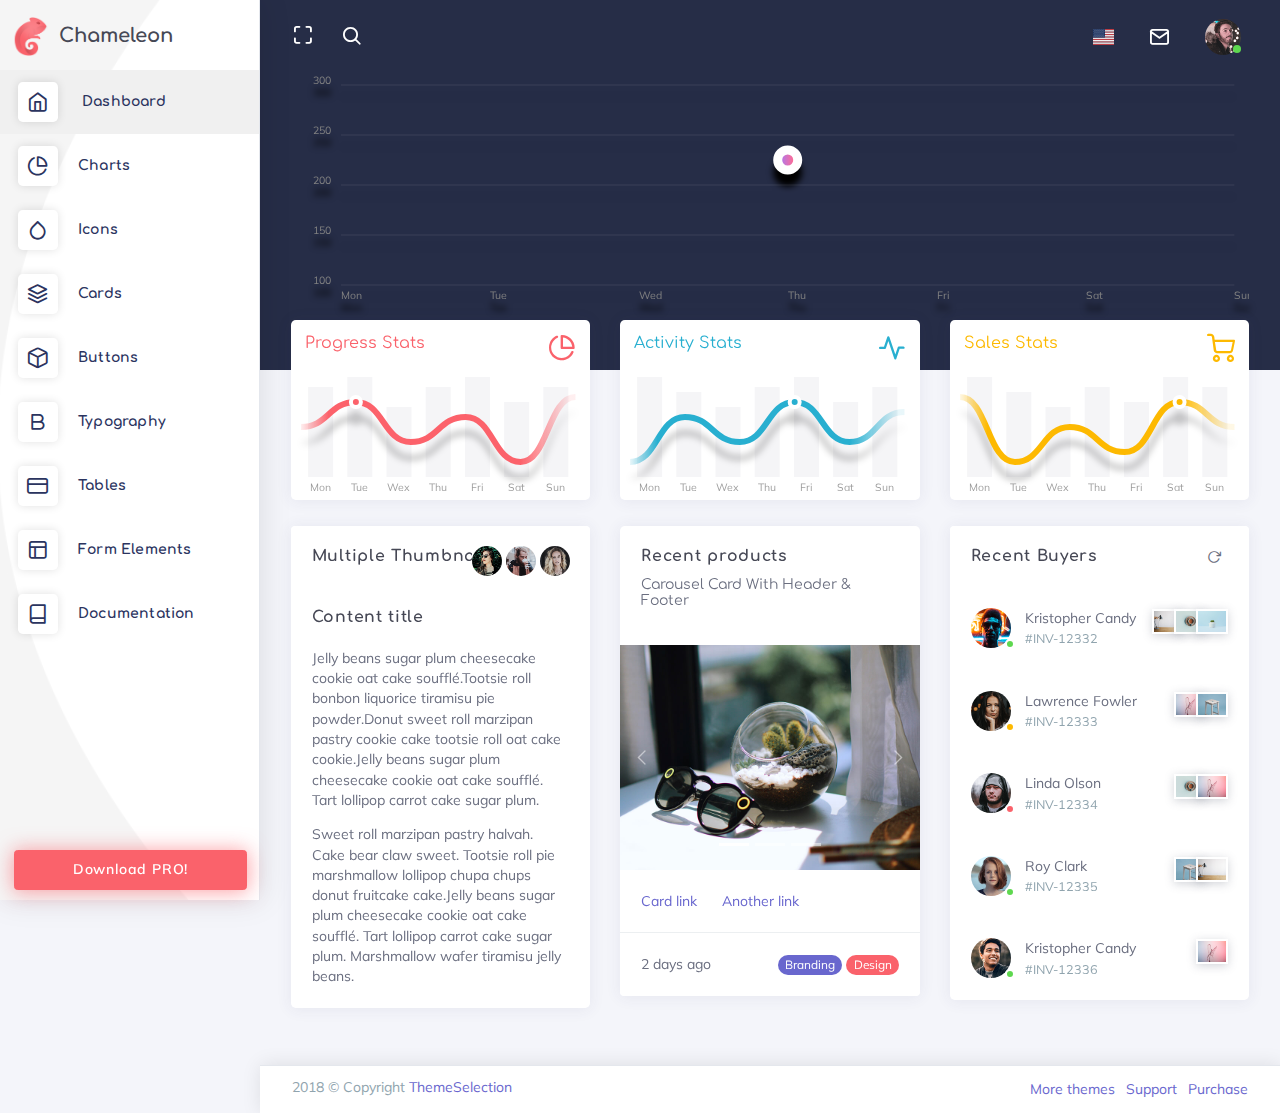
<file: index - Copy.html>
<!DOCTYPE html>
<html class="loading" lang="en" data-textdirection="ltr">
  <head>
    <meta http-equiv="Content-Type" content="text/html; charset=UTF-8">
    <meta http-equiv="X-UA-Compatible" content="IE=edge">
    <meta name="viewport" content="width=device-width, initial-scale=1.0, user-scalable=0, minimal-ui">
    <meta name="description" content="Chameleon Admin is a modern Bootstrap 4 webapp &amp; admin dashboard html template with a large number of components, elegant design, clean and organized code.">
    <meta name="keywords" content="admin template, Chameleon admin template, dashboard template, gradient admin template, responsive admin template, webapp, eCommerce dashboard, analytic dashboard">
    <meta name="author" content="ThemeSelect">
    <title>Dashboard - Chameleon Admin - Modern Bootstrap 4 WebApp & Dashboard HTML Template + UI Kit</title>
    <link rel="apple-touch-icon" href="theme-assets/images/ico/apple-icon-120.png">
    <link rel="shortcut icon" type="image/x-icon" href="theme-assets/images/ico/favicon.ico">
    <link href="https://fonts.googleapis.com/css?family=Muli:300,300i,400,400i,600,600i,700,700i%7CComfortaa:300,400,700" rel="stylesheet">
    <link href="https://maxcdn.icons8.com/fonts/line-awesome/1.1/css/line-awesome.min.css" rel="stylesheet">
    <!-- BEGIN VENDOR CSS-->
    <link rel="stylesheet" type="text/css" href="theme-assets/css/vendors.css">
    <link rel="stylesheet" type="text/css" href="theme-assets/vendors/css/charts/chartist.css">
    <!-- END VENDOR CSS-->
    <!-- BEGIN CHAMELEON  CSS-->
    <link rel="stylesheet" type="text/css" href="theme-assets/css/app-lite.css">
    <!-- END CHAMELEON  CSS-->
    <!-- BEGIN Page Level CSS-->
    <link rel="stylesheet" type="text/css" href="theme-assets/css/core/menu/menu-types/vertical-menu.css">
    <link rel="stylesheet" type="text/css" href="theme-assets/css/core/colors/palette-gradient.css">
    <link rel="stylesheet" type="text/css" href="theme-assets/css/pages/dashboard-ecommerce.css">
    <!-- END Page Level CSS-->
    <!-- BEGIN Custom CSS-->
    <!-- END Custom CSS-->
  </head>
  <body class="vertical-layout vertical-menu 2-columns   menu-expanded fixed-navbar" data-open="click" data-menu="vertical-menu" data-color="bg-chartbg" data-col="2-columns">

    <!-- fixed-top-->
    <nav class="header-navbar navbar-expand-md navbar navbar-with-menu navbar-without-dd-arrow fixed-top navbar-semi-light">
      <div class="navbar-wrapper">
        <div class="navbar-container content">
          <div class="collapse navbar-collapse show" id="navbar-mobile">
            <ul class="nav navbar-nav mr-auto float-left">
              <li class="nav-item d-block d-md-none"><a class="nav-link nav-menu-main menu-toggle hidden-xs" href="#"><i class="ft-menu"></i></a></li>
              <li class="nav-item d-none d-md-block"><a class="nav-link nav-link-expand" href="#"><i class="ficon ft-maximize"></i></a></li>
              <li class="nav-item dropdown navbar-search"><a class="nav-link dropdown-toggle hide" data-toggle="dropdown" href="#"><i class="ficon ft-search"></i></a>
                <ul class="dropdown-menu">
                  <li class="arrow_box">
                    <form>
                      <div class="input-group search-box">
                        <div class="position-relative has-icon-right full-width">
                          <input class="form-control" id="search" type="text" placeholder="Search here...">
                          <div class="form-control-position navbar-search-close"><i class="ft-x">   </i></div>
                        </div>
                      </div>
                    </form>
                  </li>
                </ul>
              </li>
            </ul>
            <ul class="nav navbar-nav float-right">         
              <li class="dropdown dropdown-language nav-item"><a class="dropdown-toggle nav-link" id="dropdown-flag" href="#" data-toggle="dropdown" aria-haspopup="true" aria-expanded="false"><i class="flag-icon flag-icon-us"></i><span class="selected-language"></span></a>
                <div class="dropdown-menu" aria-labelledby="dropdown-flag">
                  <div class="arrow_box"><a class="dropdown-item" href="#"><i class="flag-icon flag-icon-us"></i> English</a><a class="dropdown-item" href="#"><i class="flag-icon flag-icon-cn"></i> Chinese</a><a class="dropdown-item" href="#"><i class="flag-icon flag-icon-ru"></i> Russian</a><a class="dropdown-item" href="#"><i class="flag-icon flag-icon-fr"></i> French</a><a class="dropdown-item" href="#"><i class="flag-icon flag-icon-es"></i> Spanish</a></div>
                </div>
              </li>
            </ul>
            <ul class="nav navbar-nav float-right">
              <li class="dropdown dropdown-notification nav-item"><a class="nav-link nav-link-label" href="#" data-toggle="dropdown"><i class="ficon ft-mail">             </i></a>
                <div class="dropdown-menu dropdown-menu-right">
                  <div class="arrow_box_right"><a class="dropdown-item" href="#"><i class="ft-book"></i> Read Mail</a><a class="dropdown-item" href="#"><i class="ft-bookmark"></i> Read Later</a><a class="dropdown-item" href="#"><i class="ft-check-square"></i> Mark all Read       </a></div>
                </div>
              </li>
              <li class="dropdown dropdown-user nav-item"><a class="dropdown-toggle nav-link dropdown-user-link" href="#" data-toggle="dropdown">             <span class="avatar avatar-online"><img src="theme-assets/images/portrait/small/avatar-s-19.png" alt="avatar"><i></i></span></a>
                <div class="dropdown-menu dropdown-menu-right">
                  <div class="arrow_box_right"><a class="dropdown-item" href="#"><span class="avatar avatar-online"><img src="theme-assets/images/portrait/small/avatar-s-19.png" alt="avatar"><span class="user-name text-bold-700 ml-1">John Doe</span></span></a>
                    <div class="dropdown-divider"></div><a class="dropdown-item" href="#"><i class="ft-user"></i> Edit Profile</a><a class="dropdown-item" href="#"><i class="ft-mail"></i> My Inbox</a><a class="dropdown-item" href="#"><i class="ft-check-square"></i> Task</a><a class="dropdown-item" href="#"><i class="ft-message-square"></i> Chats</a>
                    <div class="dropdown-divider"></div><a class="dropdown-item" href="#"><i class="ft-power"></i> Logout</a>
                  </div>
                </div>
              </li>
            </ul>
          </div>
        </div>
      </div>
    </nav>

    <!-- ////////////////////////////////////////////////////////////////////////////-->


    <div class="main-menu menu-fixed menu-light menu-accordion    menu-shadow " data-scroll-to-active="true" data-img="theme-assets/images/backgrounds/02.jpg">
      <div class="navbar-header">
        <ul class="nav navbar-nav flex-row">       
          <li class="nav-item mr-auto"><a class="navbar-brand" href="index.html"><img class="brand-logo" alt="Chameleon admin logo" src="theme-assets/images/logo/logo.png"/>
              <h3 class="brand-text">Chameleon</h3></a></li>
          <li class="nav-item d-md-none"><a class="nav-link close-navbar"><i class="ft-x"></i></a></li>
        </ul>
      </div>
      <div class="main-menu-content">
        <ul class="navigation navigation-main" id="main-menu-navigation" data-menu="menu-navigation">
          <li class="active"><a href="index.html"><i class="ft-home"></i><span class="menu-title" data-i18n="">Dashboard</span></a>
          </li>
          <li class=" nav-item"><a href="charts.html"><i class="ft-pie-chart"></i><span class="menu-title" data-i18n="">Charts</span></a>
          </li>
          <li class=" nav-item"><a href="icons.html"><i class="ft-droplet"></i><span class="menu-title" data-i18n="">Icons</span></a>
          </li>
          <li class=" nav-item"><a href="cards.html"><i class="ft-layers"></i><span class="menu-title" data-i18n="">Cards</span></a>
          </li>
          <li class=" nav-item"><a href="buttons.html"><i class="ft-box"></i><span class="menu-title" data-i18n="">Buttons</span></a>
          </li>
          <li class=" nav-item"><a href="typography.html"><i class="ft-bold"></i><span class="menu-title" data-i18n="">Typography</span></a>
          </li>
          <li class=" nav-item"><a href="tables.html"><i class="ft-credit-card"></i><span class="menu-title" data-i18n="">Tables</span></a>
          </li>
          <li class=" nav-item"><a href="form-elements.html"><i class="ft-layout"></i><span class="menu-title" data-i18n="">Form Elements</span></a>
          </li>
          <li class=" nav-item"><a href="https://themeselection.com/demo/chameleon-admin-template/documentation"><i class="ft-book"></i><span class="menu-title" data-i18n="">Documentation</span></a>
          </li>
        </ul>
      </div><a class="btn btn-danger btn-block btn-glow btn-upgrade-pro mx-1" href="https://themeselection.com/products/chameleon-admin-modern-bootstrap-webapp-dashboard-html-template-ui-kit/" target="_blank">Download PRO!</a>
      <div class="navigation-background"></div>
    </div>

    <div class="app-content content">
      <div class="content-wrapper">
        <div class="content-wrapper-before"></div>
        <div class="content-header row">
        </div>
        <div class="content-body"><!-- Chart -->
<div class="row match-height">
    <div class="col-12">
        <div class="">
            <div id="gradient-line-chart1" class="height-250 GradientlineShadow1"></div>
        </div>
    </div>
</div>
<!-- Chart -->
<!-- eCommerce statistic -->
<div class="row">
    <div class="col-xl-4 col-lg-6 col-md-12">
        <div class="card pull-up ecom-card-1 bg-white">
            <div class="card-content ecom-card2 height-180">
                <h5 class="text-muted danger position-absolute p-1">Progress Stats</h5>
                <div>
                    <i class="ft-pie-chart danger font-large-1 float-right p-1"></i>
                </div>
                <div class="progress-stats-container ct-golden-section height-75 position-relative pt-3  ">
                    <div id="progress-stats-bar-chart"></div>
                    <div id="progress-stats-line-chart" class="progress-stats-shadow"></div>
                </div>
            </div>
        </div>
    </div>
    <div class="col-xl-4 col-lg-6 col-md-12">
        <div class="card pull-up ecom-card-1 bg-white">
            <div class="card-content ecom-card2 height-180">
                <h5 class="text-muted info position-absolute p-1">Activity Stats</h5>
                <div>
                    <i class="ft-activity info font-large-1 float-right p-1"></i>
                </div>
                <div class="progress-stats-container ct-golden-section height-75 position-relative pt-3">
                    <div id="progress-stats-bar-chart1"></div>
                    <div id="progress-stats-line-chart1" class="progress-stats-shadow"></div>
                </div>
            </div>
        </div>
    </div>
    <div class="col-xl-4 col-lg-12">
        <div class="card pull-up ecom-card-1 bg-white">
            <div class="card-content ecom-card2 height-180">
                <h5 class="text-muted warning position-absolute p-1">Sales Stats</h5>
                <div>
                    <i class="ft-shopping-cart warning font-large-1 float-right p-1"></i>
                </div>
                <div class="progress-stats-container ct-golden-section height-75 position-relative pt-3">
                    <div id="progress-stats-bar-chart2"></div>
                    <div id="progress-stats-line-chart2" class="progress-stats-shadow"></div>
                </div>
            </div>
        </div>
    </div>
</div>
<!--/ eCommerce statistic -->

<!-- Statistics -->
<div class="row match-height">
    <div class="col-xl-4 col-lg-12">
            <div class="card">
                <div class="card-header">
                    <h4 class="card-title" id="heading-multiple-thumbnails">Multiple Thumbnail</h4>
                    <a class="heading-elements-toggle">
                        <i class="la la-ellipsis-v font-medium-3"></i>
                    </a>
                    <div class="heading-elements">
                        <span class="avatar">
                            <img src="theme-assets/images/portrait/small/avatar-s-2.png" alt="avatar">
                        </span>
                        <span class="avatar">
                            <img src="theme-assets/images/portrait/small/avatar-s-3.png" alt="avatar">
                        </span>
                        <span class="avatar">
                            <img src="theme-assets/images/portrait/small/avatar-s-4.png" alt="avatar">
                        </span>
                    </div>
                </div>
                <div class="card-content">
                    <div class="card-body">
                        <h4 class="card-title">Content title</h4>
                        <p class="card-text">Jelly beans sugar plum cheesecake cookie oat cake soufflé.Tootsie roll bonbon liquorice tiramisu pie powder.Donut sweet
                            roll marzipan pastry cookie cake tootsie roll oat cake cookie.Jelly beans sugar plum cheesecake cookie oat cake soufflé. Tart lollipop carrot cake sugar plum. </p>
                        <p class="card-text">Sweet roll marzipan pastry halvah. Cake bear claw sweet. Tootsie roll pie marshmallow lollipop chupa chups donut fruitcake
                            cake.Jelly beans sugar plum cheesecake cookie oat cake soufflé. Tart lollipop carrot cake sugar plum. Marshmallow
                            wafer tiramisu jelly beans.</p>
                    </div>
                </div>
            </div>
    </div>
    <div class="col-xl-4 col-lg-12">
        <div class="card">
            <div class="card-content">
                <div class="card-body">
                    <h4 class="card-title">Recent products</h4>
                    <h6 class="card-subtitle text-muted">Carousel Card With Header & Footer</h6>
                </div>
                <div id="carousel-area" class="carousel slide" data-ride="carousel">
                    <ol class="carousel-indicators">
                        <li data-target="#carousel-area" data-slide-to="0" class="active"></li>
                        <li data-target="#carousel-area" data-slide-to="1"></li>
                        <li data-target="#carousel-area" data-slide-to="2"></li>
                    </ol>
                    <div class="carousel-inner" role="listbox">
                        <div class="carousel-item active">
                            <img src="theme-assets/images/carousel/08.jpg" class="d-block w-100" alt="First slide">
                        </div>
                        <div class="carousel-item">
                            <img src="theme-assets/images/carousel/03.jpg" class="d-block w-100" alt="Second slide">
                        </div>
                        <div class="carousel-item">
                            <img src="theme-assets/images/carousel/01.jpg" class="d-block w-100" alt="Third slide">
                        </div>
                    </div>
                    <a class="carousel-control-prev" href="#carousel-area" role="button" data-slide="prev">
                            <span class="la la-angle-left" aria-hidden="true"></span>
                            <span class="sr-only">Previous</span>
                        </a>
                    <a class="carousel-control-next" href="#carousel-area" role="button" data-slide="next">
                            <span class="la la-angle-right icon-next" aria-hidden="true"></span>
                            <span class="sr-only">Next</span>
                        </a>
                </div>
                <div class="card-body">
                    <a href="#" class="card-link">Card link</a>
                    <a href="#" class="card-link">Another link</a>
                </div>
            </div>
            <div class="card-footer border-top-blue-grey border-top-lighten-5 text-muted">
                <span class="float-left">2 days ago</span>
                <span class="tags float-right">
                    <span class="badge badge-pill badge-primary">Branding</span>
                    <span class="badge badge-pill badge-danger">Design</span>
                </span>
            </div>
        </div>
    </div>
    <div class="col-xl-4 col-lg-12">
        <div class="card">
            <div class="card-header">
                <h4 class="card-title">Recent Buyers</h4>
                <a class="heading-elements-toggle">
                    <i class="fa fa-ellipsis-v font-medium-3"></i>
                </a>
                <div class="heading-elements">
                    <ul class="list-inline mb-0">
                        <li>
                            <a data-action="reload">
                                <i class="ft-rotate-cw"></i>
                            </a>
                        </li>
                    </ul>
                </div>
            </div>
            <div class="card-content">
                <div id="recent-buyers" class="media-list">
                    <a href="#" class="media border-0">
                        <div class="media-left pr-1">
                            <span class="avatar avatar-md avatar-online">
                                <img class="media-object rounded-circle" src="theme-assets/images/portrait/small/avatar-s-7.png" alt="Generic placeholder image">
                                <i></i>
                            </span>
                        </div>
                        <div class="media-body w-100">
                            <span class="list-group-item-heading">Kristopher Candy

                            </span>
                            <ul class="list-unstyled users-list m-0 float-right">
                                <li data-toggle="tooltip" data-popup="tooltip-custom" data-original-title="Product 1" class="avatar avatar-sm pull-up">
                                    <img class="media-object rounded-circle no-border-top-radius no-border-bottom-radius" src="theme-assets/images/portfolio/portfolio-1.jpg"
                                        alt="Avatar">
                                </li>
                                <li data-toggle="tooltip" data-popup="tooltip-custom" data-original-title="Product 2" class="avatar avatar-sm pull-up">
                                    <img class="media-object rounded-circle no-border-top-radius no-border-bottom-radius" src="theme-assets/images/portfolio/portfolio-2.jpg"
                                        alt="Avatar">
                                </li>
                                <li data-toggle="tooltip" data-popup="tooltip-custom" data-original-title="Product 3" class="avatar avatar-sm pull-up">
                                    <img class="media-object rounded-circle no-border-top-radius no-border-bottom-radius" src="theme-assets/images/portfolio/portfolio-4.jpg"
                                        alt="Avatar">
                                </li>
                            </ul>
                            <p class="list-group-item-text mb-0">
                                <span class="blue-grey lighten-2 font-small-3"> #INV-12332 </span>
                            </p>
                        </div>
                    </a>
                    <a href="#" class="media border-0">
                        <div class="media-left pr-1">
                            <span class="avatar avatar-md avatar-away">
                                <img class="media-object rounded-circle" src="theme-assets/images/portrait/small/avatar-s-8.png" alt="Generic placeholder image">
                                <i></i>
                            </span>
                        </div>
                        <div class="media-body w-100">
                            <span class="list-group-item-heading">Lawrence Fowler

                            </span>
                            <ul class="list-unstyled users-list m-0 float-right">
                                <li data-toggle="tooltip" data-popup="tooltip-custom" data-original-title="Product 1" class="avatar avatar-sm pull-up">
                                    <img class="media-object rounded-circle no-border-top-radius no-border-bottom-radius" src="theme-assets/images/portfolio/portfolio-5.jpg"
                                        alt="Avatar">
                                </li>
                                <li data-toggle="tooltip" data-popup="tooltip-custom" data-original-title="Product 2" class="avatar avatar-sm pull-up">
                                    <img class="media-object rounded-circle no-border-top-radius no-border-bottom-radius" src="theme-assets/images/portfolio/portfolio-6.jpg"
                                        alt="Avatar">
                                </li>
                            </ul>
                            <p class="list-group-item-text mb-0">
                                <span class="blue-grey lighten-2 font-small-3"> #INV-12333 </span>
                            </p>
                        </div>
                    </a>
                    <a href="#" class="media border-0">
                        <div class="media-left pr-1">
                            <span class="avatar avatar-md avatar-busy">
                                <img class="media-object rounded-circle" src="theme-assets/images/portrait/small/avatar-s-9.png" alt="Generic placeholder image">
                                <i></i>
                            </span>
                        </div>
                        <div class="media-body w-100">
                            <span class="list-group-item-heading">Linda Olson

                            </span>
                            <ul class="list-unstyled users-list m-0 float-right">
                                <li data-toggle="tooltip" data-popup="tooltip-custom" data-original-title="Product 1" class="avatar avatar-sm pull-up">
                                    <img class="media-object rounded-circle no-border-top-radius no-border-bottom-radius" src="theme-assets/images/portfolio/portfolio-2.jpg"
                                        alt="Avatar">
                                </li>
                                <li data-toggle="tooltip" data-popup="tooltip-custom" data-original-title="Product 2" class="avatar avatar-sm pull-up">
                                    <img class="media-object rounded-circle no-border-top-radius no-border-bottom-radius" src="theme-assets/images/portfolio/portfolio-5.jpg"
                                        alt="Avatar">
                                </li>
                            </ul>
                            <p class="list-group-item-text mb-0">
                                <span class="blue-grey lighten-2 font-small-3"> #INV-12334 </span>
                            </p>
                        </div>
                    </a>
                    <a href="#" class="media border-0">
                        <div class="media-left pr-1">
                            <span class="avatar avatar-md avatar-online">
                                <img class="media-object rounded-circle" src="theme-assets/images/portrait/small/avatar-s-10.png" alt="Generic placeholder image">
                                <i></i>
                            </span>
                        </div>
                        <div class="media-body w-100">
                            <span class="list-group-item-heading">Roy Clark

                            </span>
                            <ul class="list-unstyled users-list m-0 float-right">
                                <li data-toggle="tooltip" data-popup="tooltip-custom" data-original-title="Product 1" class="avatar avatar-sm pull-up">
                                    <img class="media-object rounded-circle no-border-top-radius no-border-bottom-radius" src="theme-assets/images/portfolio/portfolio-6.jpg"
                                        alt="Avatar">
                                </li>
                                <li data-toggle="tooltip" data-popup="tooltip-custom" data-original-title="Product 2" class="avatar avatar-sm pull-up">
                                    <img class="media-object rounded-circle no-border-top-radius no-border-bottom-radius" src="theme-assets/images/portfolio/portfolio-1.jpg"
                                        alt="Avatar">
                                </li>
                            </ul>
                            <p class="list-group-item-text mb-0">
                                <span class="blue-grey lighten-2 font-small-3"> #INV-12335 </span>
                            </p>
                        </div>
                    </a>
                    <a href="#" class="media border-0">
                        <div class="media-left pr-1">
                            <span class="avatar avatar-md avatar-online">
                                <img class="media-object rounded-circle" src="theme-assets/images/portrait/small/avatar-s-11.png" alt="Generic placeholder image">
                                <i></i>
                            </span>
                        </div>
                        <div class="media-body w-100">
                            <span class="list-group-item-heading">Kristopher Candy

                            </span>
                            <ul class="list-unstyled users-list m-0 float-right">
                                <li data-toggle="tooltip" data-popup="tooltip-custom" data-original-title="Product 1" class="avatar avatar-sm pull-up">
                                    <img class="media-object rounded-circle no-border-top-radius no-border-bottom-radius" src="theme-assets/images/portfolio/portfolio-5.jpg"
                                        alt="Avatar">
                                </li>
                            </ul>
                            <p class="list-group-item-text mb-0">
                                <span class="blue-grey lighten-2 font-small-3"> #INV-12336 </span>
                            </p>
                        </div>
                    </a>
                </div>
            </div>
        </div>
    </div>
</div>
<!--/ Statistics -->
        </div>
      </div>
    </div>
    <!-- ////////////////////////////////////////////////////////////////////////////-->


    <footer class="footer footer-static footer-light navbar-border navbar-shadow">
      <div class="clearfix blue-grey lighten-2 text-sm-center mb-0 px-2"><span class="float-md-left d-block d-md-inline-block">2018  &copy; Copyright <a class="text-bold-800 grey darken-2" href="https://themeselection.com" target="_blank">ThemeSelection</a></span>
        <ul class="list-inline float-md-right d-block d-md-inline-blockd-none d-lg-block mb-0">
          <li class="list-inline-item"><a class="my-1" href="https://themeselection.com/" target="_blank"> More themes</a></li>
          <li class="list-inline-item"><a class="my-1" href="https://themeselection.com/support" target="_blank"> Support</a></li>
          <li class="list-inline-item"><a class="my-1" href="https://themeselection.com/products/chameleon-admin-modern-bootstrap-webapp-dashboard-html-template-ui-kit/" target="_blank"> Purchase</a></li>
        </ul>
      </div>
    </footer>

    <!-- BEGIN VENDOR JS-->
    <script src="theme-assets/vendors/js/vendors.min.js" type="text/javascript"></script>
    <!-- BEGIN VENDOR JS-->
    <!-- BEGIN PAGE VENDOR JS-->
    <script src="theme-assets/vendors/js/charts/chartist.min.js" type="text/javascript"></script>
    <!-- END PAGE VENDOR JS-->
    <!-- BEGIN CHAMELEON  JS-->
    <script src="theme-assets/js/core/app-menu-lite.js" type="text/javascript"></script>
    <script src="theme-assets/js/core/app-lite.js" type="text/javascript"></script>
    <!-- END CHAMELEON  JS-->
    <!-- BEGIN PAGE LEVEL JS-->
    <script src="theme-assets/js/scripts/pages/dashboard-lite.js" type="text/javascript"></script>
    <!-- END PAGE LEVEL JS-->
  </body>
</html>
</file>
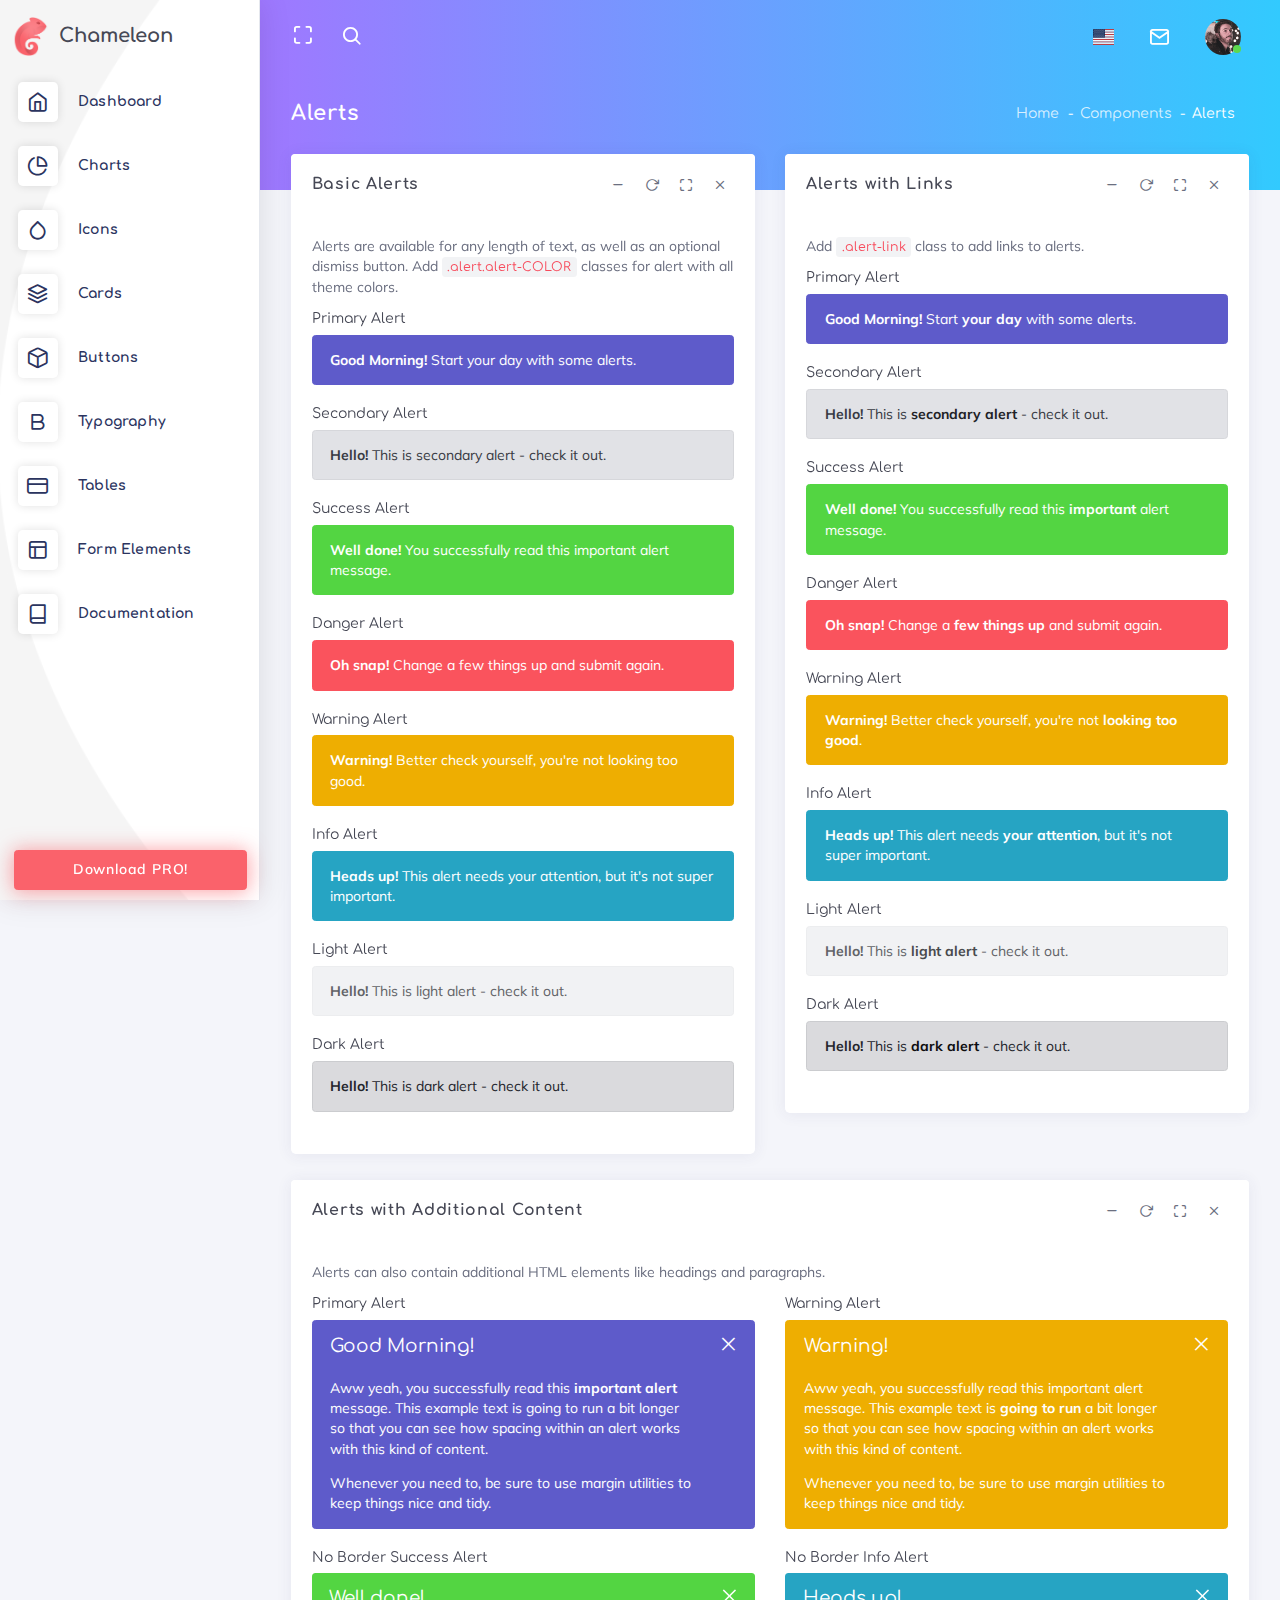
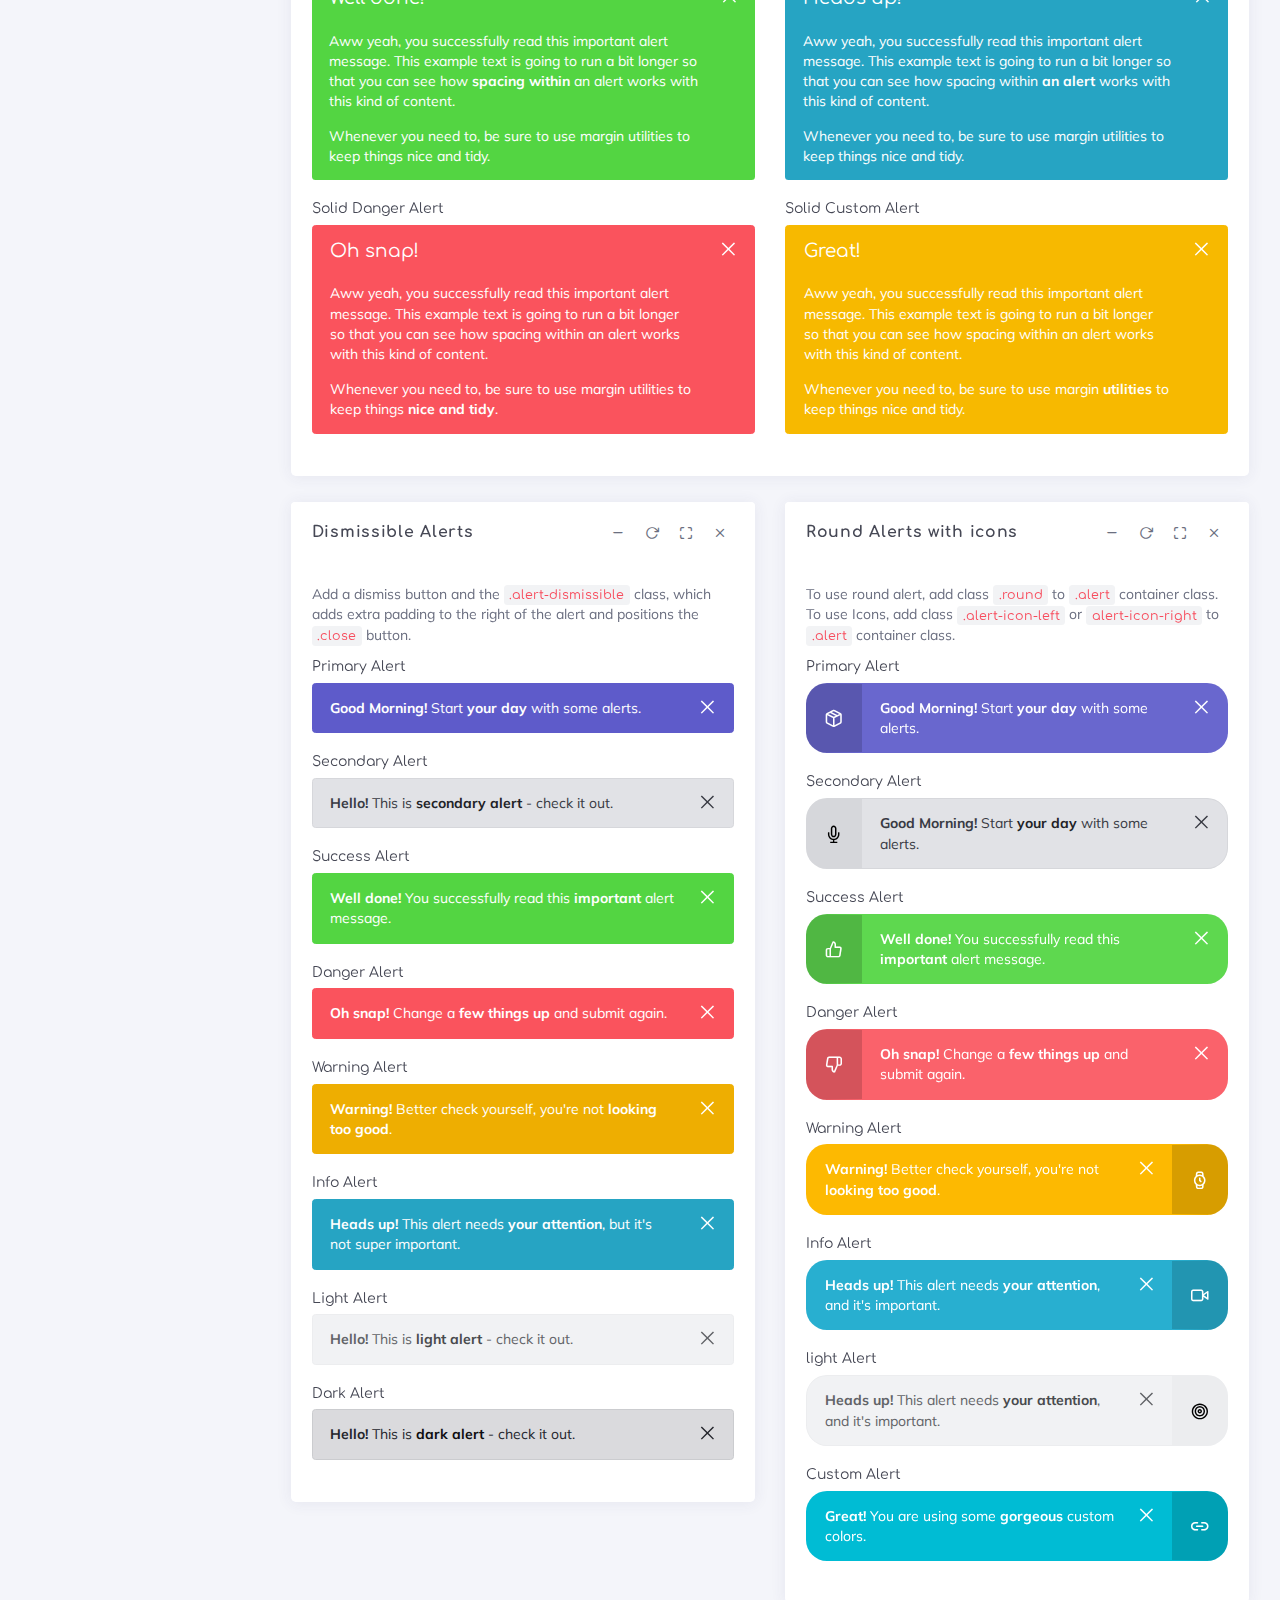
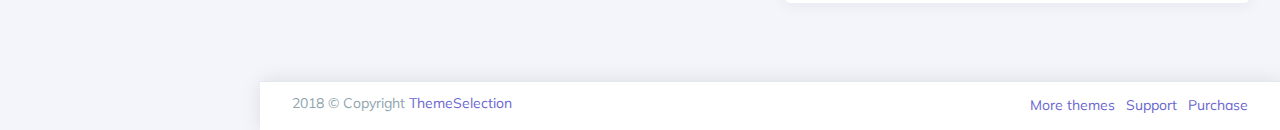
<file: page.html>
<!DOCTYPE html>
<html class="loading" lang="en" data-textdirection="ltr">
  <head>
    <meta http-equiv="Content-Type" content="text/html; charset=UTF-8">
    <meta http-equiv="X-UA-Compatible" content="IE=edge">
    <meta name="viewport" content="width=device-width, initial-scale=1.0, user-scalable=0, minimal-ui">
    <meta name="description" content="Chameleon Admin is a modern Bootstrap 4 webapp &amp; admin dashboard html template with a large number of components, elegant design, clean and organized code.">
    <meta name="keywords" content="admin template, Chameleon admin template, dashboard template, gradient admin template, responsive admin template, webapp, eCommerce dashboard, analytic dashboard">
    <meta name="author" content="ThemeSelect">
    <title>Alerts - Chameleon Admin - Modern Bootstrap 4 WebApp & Dashboard HTML Template + UI Kit</title>
    <link rel="apple-touch-icon" href="theme-assets/images/ico/apple-icon-120.png">
    <link rel="shortcut icon" type="image/x-icon" href="theme-assets/images/ico/favicon.ico">
    <link href="https://fonts.googleapis.com/css?family=Muli:300,300i,400,400i,600,600i,700,700i%7CComfortaa:300,400,700" rel="stylesheet">
    <link href="https://maxcdn.icons8.com/fonts/line-awesome/1.1/css/line-awesome.min.css" rel="stylesheet">
    <!-- BEGIN VENDOR CSS-->
    <link rel="stylesheet" type="text/css" href="theme-assets/css/vendors.css">
    <!-- END VENDOR CSS-->
    <!-- BEGIN CHAMELEON  CSS-->
    <link rel="stylesheet" type="text/css" href="theme-assets/css/app-lite.css">
    <!-- END CHAMELEON  CSS-->
    <!-- BEGIN Page Level CSS-->
    <link rel="stylesheet" type="text/css" href="theme-assets/css/core/menu/menu-types/vertical-menu.css">
    <link rel="stylesheet" type="text/css" href="theme-assets/css/core/colors/palette-gradient.css">
    <!-- END Page Level CSS-->
    <!-- BEGIN Custom CSS-->
    <!-- END Custom CSS-->
  </head>
  <body class="vertical-layout vertical-menu 2-columns   menu-expanded fixed-navbar" data-open="click" data-menu="vertical-menu" data-color="bg-gradient-x-purple-blue" data-col="2-columns">

    <!-- fixed-top-->
    <nav class="header-navbar navbar-expand-md navbar navbar-with-menu navbar-without-dd-arrow fixed-top navbar-semi-light">
      <div class="navbar-wrapper">
        <div class="navbar-container content">
          <div class="collapse navbar-collapse show" id="navbar-mobile">
            <ul class="nav navbar-nav mr-auto float-left">
              <li class="nav-item d-block d-md-none"><a class="nav-link nav-menu-main menu-toggle hidden-xs" href="#"><i class="ft-menu"></i></a></li>
              <li class="nav-item d-none d-md-block"><a class="nav-link nav-link-expand" href="#"><i class="ficon ft-maximize"></i></a></li>
              <li class="nav-item dropdown navbar-search"><a class="nav-link dropdown-toggle hide" data-toggle="dropdown" href="#"><i class="ficon ft-search"></i></a>
                <ul class="dropdown-menu">
                  <li class="arrow_box">
                    <form>
                      <div class="input-group search-box">
                        <div class="position-relative has-icon-right full-width">
                          <input class="form-control" id="search" type="text" placeholder="Search here...">
                          <div class="form-control-position navbar-search-close"><i class="ft-x">   </i></div>
                        </div>
                      </div>
                    </form>
                  </li>
                </ul>
              </li>
            </ul>
            <ul class="nav navbar-nav float-right">         
              <li class="dropdown dropdown-language nav-item"><a class="dropdown-toggle nav-link" id="dropdown-flag" href="#" data-toggle="dropdown" aria-haspopup="true" aria-expanded="false"><i class="flag-icon flag-icon-us"></i><span class="selected-language"></span></a>
                <div class="dropdown-menu" aria-labelledby="dropdown-flag">
                  <div class="arrow_box"><a class="dropdown-item" href="#"><i class="flag-icon flag-icon-us"></i> English</a><a class="dropdown-item" href="#"><i class="flag-icon flag-icon-cn"></i> Chinese</a><a class="dropdown-item" href="#"><i class="flag-icon flag-icon-ru"></i> Russian</a><a class="dropdown-item" href="#"><i class="flag-icon flag-icon-fr"></i> French</a><a class="dropdown-item" href="#"><i class="flag-icon flag-icon-es"></i> Spanish</a></div>
                </div>
              </li>
            </ul>
            <ul class="nav navbar-nav float-right">
              <li class="dropdown dropdown-notification nav-item"><a class="nav-link nav-link-label" href="#" data-toggle="dropdown"><i class="ficon ft-mail">             </i></a>
                <div class="dropdown-menu dropdown-menu-right">
                  <div class="arrow_box_right"><a class="dropdown-item" href="#"><i class="ft-book"></i> Read Mail</a><a class="dropdown-item" href="#"><i class="ft-bookmark"></i> Read Later</a><a class="dropdown-item" href="#"><i class="ft-check-square"></i> Mark all Read       </a></div>
                </div>
              </li>
              <li class="dropdown dropdown-user nav-item"><a class="dropdown-toggle nav-link dropdown-user-link" href="#" data-toggle="dropdown">             <span class="avatar avatar-online"><img src="theme-assets/images/portrait/small/avatar-s-19.png" alt="avatar"><i></i></span></a>
                <div class="dropdown-menu dropdown-menu-right">
                  <div class="arrow_box_right"><a class="dropdown-item" href="#"><span class="avatar avatar-online"><img src="theme-assets/images/portrait/small/avatar-s-19.png" alt="avatar"><span class="user-name text-bold-700 ml-1">John Doe</span></span></a>
                    <div class="dropdown-divider"></div><a class="dropdown-item" href="#"><i class="ft-user"></i> Edit Profile</a><a class="dropdown-item" href="#"><i class="ft-mail"></i> My Inbox</a><a class="dropdown-item" href="#"><i class="ft-check-square"></i> Task</a><a class="dropdown-item" href="#"><i class="ft-message-square"></i> Chats</a>
                    <div class="dropdown-divider"></div><a class="dropdown-item" href="#"><i class="ft-power"></i> Logout</a>
                  </div>
                </div>
              </li>
            </ul>
          </div>
        </div>
      </div>
    </nav>

    <!-- ////////////////////////////////////////////////////////////////////////////-->


    <div class="main-menu menu-fixed menu-light menu-accordion    menu-shadow " data-scroll-to-active="true" data-img="theme-assets/images/backgrounds/02.jpg">
      <div class="navbar-header">
        <ul class="nav navbar-nav flex-row">       
          <li class="nav-item mr-auto"><a class="navbar-brand" href="index.html"><img class="brand-logo" alt="Chameleon admin logo" src="theme-assets/images/logo/logo.png"/>
              <h3 class="brand-text">Chameleon</h3></a></li>
          <li class="nav-item d-md-none"><a class="nav-link close-navbar"><i class="ft-x"></i></a></li>
        </ul>
      </div>
      <div class="main-menu-content">
        <ul class="navigation navigation-main" id="main-menu-navigation" data-menu="menu-navigation">
          <li class=" nav-item"><a href="index.html"><i class="ft-home"></i><span class="menu-title" data-i18n="">Dashboard</span></a>
          </li>
          <li class=" nav-item"><a href="charts.html"><i class="ft-pie-chart"></i><span class="menu-title" data-i18n="">Charts</span></a>
          </li>
          <li class=" nav-item"><a href="icons.html"><i class="ft-droplet"></i><span class="menu-title" data-i18n="">Icons</span></a>
          </li>
          <li class=" nav-item"><a href="cards.html"><i class="ft-layers"></i><span class="menu-title" data-i18n="">Cards</span></a>
          </li>
          <li class=" nav-item"><a href="buttons.html"><i class="ft-box"></i><span class="menu-title" data-i18n="">Buttons</span></a>
          </li>
          <li class=" nav-item"><a href="typography.html"><i class="ft-bold"></i><span class="menu-title" data-i18n="">Typography</span></a>
          </li>
          <li class=" nav-item"><a href="tables.html"><i class="ft-credit-card"></i><span class="menu-title" data-i18n="">Tables</span></a>
          </li>
          <li class=" nav-item"><a href="form-elements.html"><i class="ft-layout"></i><span class="menu-title" data-i18n="">Form Elements</span></a>
          </li>
          <li class=" nav-item"><a href="https://themeselection.com/demo/chameleon-admin-template/documentation"><i class="ft-book"></i><span class="menu-title" data-i18n="">Documentation</span></a>
          </li>
        </ul>
      </div><a class="btn btn-danger btn-block btn-glow btn-upgrade-pro mx-1" href="https://themeselection.com/products/chameleon-admin-modern-bootstrap-webapp-dashboard-html-template-ui-kit/" target="_blank">Download PRO!</a>
      <div class="navigation-background"></div>
    </div>

    <div class="app-content content">
      <div class="content-wrapper">
        <div class="content-wrapper-before"></div>
        <div class="content-header row">
          <div class="content-header-left col-md-4 col-12 mb-2">
            <h3 class="content-header-title">Alerts</h3>
          </div>
          <div class="content-header-right col-md-8 col-12">
            <div class="breadcrumbs-top float-md-right">
              <div class="breadcrumb-wrapper mr-1">
                <ol class="breadcrumb">
                  <li class="breadcrumb-item"><a href="index.html">Home</a>
                  </li>
                  <li class="breadcrumb-item"><a href="#">Components</a>
                  </li>
                  <li class="breadcrumb-item active">Alerts
                  </li>
                </ol>
              </div>
            </div>
          </div>
        </div>
        <div class="content-body"><!-- Basic Alerts start -->
<section id="basic-alerts">
	<div class="row match-height">
		<div class="col-xl-6 col-lg-12">
			<div class="card">
				<div class="card-header">
					<h4 class="card-title">Basic Alerts</h4>
					<a class="heading-elements-toggle">
						<i class="la la-ellipsis-v font-medium-3"></i>
					</a>
					<div class="heading-elements">
						<ul class="list-inline mb-0">
							<li><a data-action="collapse"><i class="ft-minus"></i></a></li>
							<li><a data-action="reload"><i class="ft-rotate-cw"></i></a></li>
							<li><a data-action="expand"><i class="ft-maximize"></i></a></li>
							<li><a data-action="close"><i class="ft-x"></i></a></li>
						</ul>
					</div>
				</div>
				<div class="card-content collapse show">
					<div class="card-body">
						<p>Alerts are available for any length of text, as well as an optional dismiss button. Add
							<code>.alert.alert-COLOR</code> classes for alert with all theme colors.</p>
						<h6>Primary Alert</h6>
						<div class="alert alert-primary mb-2" role="alert">
							<strong>Good Morning!</strong> Start your day with some alerts.
						</div>
						<h6>Secondary Alert</h6>
						<div class="alert alert-secondary mb-2" role="alert">
							<strong>Hello!</strong> This is secondary alert - check it out.
						</div>
						<h6>Success Alert</h6>
						<div class="alert alert-success mb-2" role="alert">
							<strong>Well done!</strong> You successfully read this important alert message.
						</div>
						<h6>Danger Alert</h6>
						<div class="alert alert-danger mb-2" role="alert">
							<strong>Oh snap!</strong> Change a few things up and submit again.
						</div>
						<h6>Warning Alert</h6>
						<div class="alert alert-warning mb-2" role="alert">
							<strong>Warning!</strong> Better check yourself, you're not looking too good.
						</div>
						<h6>Info Alert</h6>
						<div class="alert alert-info mb-2" role="alert">
							<strong>Heads up!</strong> This alert needs your attention, but it's not super important.
						</div>
						<h6>Light Alert</h6>
						<div class="alert alert-light mb-2" role="alert">
							<strong>Hello!</strong> This is light alert - check it out.
						</div>
						<h6>Dark Alert</h6>
						<div class="alert alert-dark mb-2" role="alert">
							<strong>Hello!</strong> This is dark alert - check it out.
						</div>
					</div>
				</div>
			</div>
		</div>
		<div class="col-xl-6 col-lg-12">
			<div class="card">
				<div class="card-header">
					<h4 class="card-title">Alerts with Links</h4>
					<a class="heading-elements-toggle">
						<i class="la la-ellipsis-v font-medium-3"></i>
					</a>
					<div class="heading-elements">
						<ul class="list-inline mb-0">
							<li><a data-action="collapse"><i class="ft-minus"></i></a></li>
							<li><a data-action="reload"><i class="ft-rotate-cw"></i></a></li>
							<li><a data-action="expand"><i class="ft-maximize"></i></a></li>
							<li><a data-action="close"><i class="ft-x"></i></a></li>
						</ul>
					</div>
				</div>
				<div class="card-content collapse show">
					<div class="card-body">
						<p> Add
							<code>.alert-link</code> class to add links to alerts.</p>
						<h6>Primary Alert</h6>
						<div class="alert alert-primary mb-2" role="alert">
							<strong>Good Morning!</strong> Start
							<a href="#" class="alert-link">your day</a> with some alerts.
						</div>
						<h6>Secondary Alert</h6>
						<div class="alert alert-secondary mb-2" role="alert">
							<strong>Hello!</strong> This is
							<a href="#" class="alert-link">secondary alert</a> - check it out.
						</div>
						<h6>Success Alert</h6>
						<div class="alert alert-success mb-2" role="alert">
							<strong>Well done!</strong> You successfully read this
							<a href="#" class="alert-link">important</a> alert message.
						</div>
						<h6>Danger Alert</h6>
						<div class="alert alert-danger mb-2" role="alert">
							<strong>Oh snap!</strong> Change a
							<a href="#" class="alert-link">few things up</a> and submit again.
						</div>
						<h6>Warning Alert</h6>
						<div class="alert alert-warning mb-2" role="alert">
							<strong>Warning!</strong> Better check yourself, you're not
							<a href="#" class="alert-link">looking too good</a>.
						</div>
						<h6>Info Alert</h6>
						<div class="alert alert-info mb-2" role="alert">
							<strong>Heads up!</strong> This alert needs
							<a href="#" class="alert-link">your attention</a>, but it's not super important.
						</div>
						<h6>Light Alert</h6>
						<div class="alert alert-light mb-2" role="alert">
							<strong>Hello!</strong> This is
							<a href="#" class="alert-link">light alert</a> - check it out.
						</div>
						<h6>Dark Alert</h6>
						<div class="alert alert-dark mb-2" role="alert">
							<strong>Hello!</strong> This is
							<a href="#" class="alert-link">dark alert</a> - check it out.
						</div>
					</div>
				</div>
			</div>
		</div>
	</div>
</section>
<!-- Basic Alerts end -->

<!-- Alerts with Additional Content start -->
<section id="additional-content-alerts">
	<div class="row">
		<div class="col-md-12">
			<div class="card">
				<div class="card-header">
					<h4 class="card-title">Alerts with Additional Content</h4>
					<a class="heading-elements-toggle">
						<i class="la la-ellipsis-v font-medium-3"></i>
					</a>
					<div class="heading-elements">
						<ul class="list-inline mb-0">
							<li><a data-action="collapse"><i class="ft-minus"></i></a></li>
							<li><a data-action="reload"><i class="ft-rotate-cw"></i></a></li>
							<li><a data-action="expand"><i class="ft-maximize"></i></a></li>
							<li><a data-action="close"><i class="ft-x"></i></a></li>
						</ul>
					</div>
				</div>
				<div class="card-content collapse show">
					<div class="card-body">
						<p>Alerts can also contain additional HTML elements like headings and paragraphs.</p>
						<div class="row">
							<div class="col-xl-6 col-lg-12">
								<h6>Primary Alert</h6>
								<div class="alert alert-primary alert-dismissible mb-2" role="alert">
									<button type="button" class="close" data-dismiss="alert" aria-label="Close">
										<span aria-hidden="true">&times;</span>
									</button>
									<h4 class="alert-heading mb-2">Good Morning!</h4>
									<p>Aww yeah, you successfully read this
										<a href="#" class="alert-link">important alert</a> message. This example text is going to run a bit longer so that you can see how spacing within
										an alert works with this kind of content.</p>
									<p class="mb-0">Whenever you need to, be sure to use margin utilities to keep things nice and tidy.</p>
								</div>
								<h6>No Border Success Alert</h6>
								<div class="alert alert-success border-0 alert-dismissible mb-2" role="alert">
									<button type="button" class="close" data-dismiss="alert" aria-label="Close">
										<span aria-hidden="true">&times;</span>
									</button>
									<h4 class="alert-heading mb-2">Well done!</h4>
									<p>Aww yeah, you successfully read this important alert message. This example text is going to run a bit longer so
										that you can see how
										<a href="#" class="alert-link">spacing within</a> an alert works with this kind of content.</p>
									<p class="mb-0">Whenever you need to, be sure to use margin utilities to keep things nice and tidy.</p>
								</div>
								<h6>Solid Danger Alert</h6>
								<div class="alert alert-danger alert-dismissible mb-2" role="alert">
									<button type="button" class="close" data-dismiss="alert" aria-label="Close">
										<span aria-hidden="true">&times;</span>
									</button>
									<h4 class="alert-heading mb-2">Oh snap!</h4>
									<p>Aww yeah, you successfully read this important alert message. This example text is going to run a bit longer so
										that you can see how spacing within an alert works with this kind of content.</p>
									<p class="mb-0">Whenever you need to, be sure to use margin utilities to keep things
										<a href="#" class="alert-link">nice and tidy</a>.</p>
								</div>

							</div>
							<div class="col-xl-6 col-lg-12">
								<h6>Warning Alert</h6>
								<div class="alert alert-warning alert-dismissible mb-2" role="alert">
									<button type="button" class="close" data-dismiss="alert" aria-label="Close">
										<span aria-hidden="true">&times;</span>
									</button>
									<h4 class="alert-heading mb-2">Warning!</h4>
									<p>Aww yeah, you successfully read this important alert message. This example text is
										<a href="#" class="alert-link">going to run</a> a bit longer so that you can see how spacing within an alert works with this kind of content.</p>
									<p class="mb-0">Whenever you need to, be sure to use margin utilities to keep things nice and tidy.</p>
								</div>
								<h6>No Border Info Alert</h6>
								<div class="alert alert-info border-0 alert-dismissible mb-2" role="alert">
									<button type="button" class="close" data-dismiss="alert" aria-label="Close">
										<span aria-hidden="true">&times;</span>
									</button>
									<h4 class="alert-heading mb-2">Heads up!</h4>
									<p>Aww yeah, you successfully read this important alert message. This example text is going to run a bit longer so
										that you can see how spacing within
										<a href="#" class="alert-link">an alert</a> works with this kind of content.</p>
									<p class="mb-0">Whenever you need to, be sure to use margin utilities to keep things nice and tidy.</p>
								</div>
								<h6>Solid Custom Alert</h6>
								<div class="alert alert-amber alert-dismissible mb-2" role="alert">
									<button type="button" class="close" data-dismiss="alert" aria-label="Close">
										<span aria-hidden="true">&times;</span>
									</button>
									<h4 class="alert-heading mb-2">Great!</h4>
									<p>Aww yeah, you successfully read this important alert message. This example text is going to run a bit longer so
										that you can see how spacing within an alert works with this kind of content.</p>
									<p class="mb-0">Whenever you need to, be sure to use margin
										<a href="#" class="alert-link">utilities</a> to keep things nice and tidy.</p>
								</div>
							</div>
						</div>
					</div>
				</div>
			</div>
		</div>
	</div>
</section>
<!-- Alerts with Additional Content end -->

<!-- Dismissible Alerts & Round Alerts with icons start -->
<section id="alert-border-0" class="mb-2">
	<div class="row match-height">
		<div class="col-xl-6 col-lg-12">
			<div class="card">
				<div class="card-header">
					<h4 class="card-title">Dismissible Alerts</h4>
					<a class="heading-elements-toggle">
						<i class="la la-ellipsis-v font-medium-3"></i>
					</a>
					<div class="heading-elements">
						<ul class="list-inline mb-0">
							<li><a data-action="collapse"><i class="ft-minus"></i></a></li>
							<li><a data-action="reload"><i class="ft-rotate-cw"></i></a></li>
							<li><a data-action="expand"><i class="ft-maximize"></i></a></li>
							<li><a data-action="close"><i class="ft-x"></i></a></li>
						</ul>
					</div>
				</div>
				<div class="card-content collapse show">
					<div class="card-body">
						<p>Add a dismiss button and the
							<code>.alert-dismissible</code> class, which adds extra padding to the right of the alert and positions the
							<code>.close</code> button.</p>
						<h6>Primary Alert</h6>
						<div class="alert alert-primary alert-dismissible mb-2" role="alert">
							<button type="button" class="close" data-dismiss="alert" aria-label="Close">
								<span aria-hidden="true">&times;</span>
							</button>
							<strong>Good Morning!</strong> Start
							<a href="#" class="alert-link">your day</a> with some alerts.
						</div>
						<h6>Secondary Alert</h6>
						<div class="alert alert-secondary alert-dismissible mb-2" role="alert">
							<button type="button" class="close" data-dismiss="alert" aria-label="Close">
								<span aria-hidden="true">&times;</span>
							</button>
							<strong>Hello!</strong> This is
							<a href="#" class="alert-link">secondary alert</a> - check it out.
						</div>
						<h6>Success Alert</h6>
						<div class="alert alert-success alert-dismissible mb-2" role="alert">
							<button type="button" class="close" data-dismiss="alert" aria-label="Close">
								<span aria-hidden="true">&times;</span>
							</button>
							<strong>Well done!</strong> You successfully read this
							<a href="#" class="alert-link">important</a> alert message.
						</div>
						<h6>Danger Alert</h6>
						<div class="alert alert-danger alert-dismissible mb-2" role="alert">
							<button type="button" class="close" data-dismiss="alert" aria-label="Close">
								<span aria-hidden="true">&times;</span>
							</button>
							<strong>Oh snap!</strong> Change a
							<a href="#" class="alert-link">few things up</a> and submit again.
						</div>
						<h6>Warning Alert</h6>
						<div class="alert alert-warning alert-dismissible mb-2" role="alert">
							<button type="button" class="close" data-dismiss="alert" aria-label="Close">
								<span aria-hidden="true">&times;</span>
							</button>
							<strong>Warning!</strong> Better check yourself, you're not
							<a href="#" class="alert-link">looking too good</a>.
						</div>
						<h6>Info Alert</h6>
						<div class="alert alert-info alert-dismissible mb-2" role="alert">
							<button type="button" class="close" data-dismiss="alert" aria-label="Close">
								<span aria-hidden="true">&times;</span>
							</button>
							<strong>Heads up!</strong> This alert needs
							<a href="#" class="alert-link">your attention</a>, but it's not super important.
						</div>
						<h6>Light Alert</h6>
						<div class="alert alert-light alert-dismissible mb-2" role="alert">
							<button type="button" class="close" data-dismiss="alert" aria-label="Close">
								<span aria-hidden="true">&times;</span>
							</button>
							<strong>Hello!</strong> This is
							<a href="#" class="alert-link">light alert</a> - check it out.
						</div>
						<h6>Dark Alert</h6>
						<div class="alert alert-dark alert-dismissible mb-2" role="alert">
							<button type="button" class="close" data-dismiss="alert" aria-label="Close">
								<span aria-hidden="true">&times;</span>
							</button>
							<strong>Hello!</strong> This is
							<a href="#" class="alert-link">dark alert</a> - check it out.
						</div>
					</div>
				</div>
			</div>
		</div>
		<div class="col-xl-6 col-lg-12">
			<div class="card">
				<div class="card-header">
					<h4 class="card-title">Round Alerts with icons</h4>
					<a class="heading-elements-toggle">
						<i class="la la-ellipsis-v font-medium-3"></i>
					</a>
					<div class="heading-elements">
						<ul class="list-inline mb-0">
							<li><a data-action="collapse"><i class="ft-minus"></i></a></li>
							<li><a data-action="reload"><i class="ft-rotate-cw"></i></a></li>
							<li><a data-action="expand"><i class="ft-maximize"></i></a></li>
							<li><a data-action="close"><i class="ft-x"></i></a></li>
						</ul>
					</div>
				</div>
				<div class="card-content collapse show">
					<div class="card-body">
						<p>To use round alert, add class
							<code>.round</code> to
							<code>.alert</code> container class. To use Icons, add class
							<code>.alert-icon-left</code> or
							<code>alert-icon-right</code> to
							<code>.alert</code> container class.</p>
						<h6>Primary Alert</h6>
						<div class="alert round bg-primary alert-icon-left alert-dismissible mb-2" role="alert">
							<span class="alert-icon">
								<i class="ft-package"></i>
							</span>
							<button type="button" class="close" data-dismiss="alert" aria-label="Close">
								<span aria-hidden="true">&times;</span>
							</button>
							<strong>Good Morning!</strong> Start
							<a href="#" class="alert-link">your day</a> with some alerts.
						</div>
						<h6>Secondary Alert</h6>
						<div class="alert round alert-secondary alert-icon-left alert-dismissible mb-2" role="alert">
							<span class="alert-icon">
								<i class="ft-mic black"></i>
							</span>
							<button type="button" class="close" data-dismiss="alert" aria-label="Close">
								<span aria-hidden="true">&times;</span>
							</button>
							<strong>Good Morning!</strong> Start
							<a href="#" class="alert-link">your day</a> with some alerts.
						</div>
						<h6>Success Alert</h6>
						<div class="alert round bg-success alert-icon-left alert-dismissible mb-2" role="alert">
							<span class="alert-icon">
								<i class="ft-thumbs-up"></i>
							</span>
							<button type="button" class="close" data-dismiss="alert" aria-label="Close">
								<span aria-hidden="true">&times;</span>
							</button>
							<strong>Well done!</strong> You successfully read this
							<a href="#" class="alert-link">important</a> alert message.
						</div>
						<h6>Danger Alert</h6>
						<div class="alert round bg-danger alert-icon-left alert-dismissible mb-2" role="alert">
							<span class="alert-icon">
								<i class="ft-thumbs-down"></i>
							</span>
							<button type="button" class="close" data-dismiss="alert" aria-label="Close">
								<span aria-hidden="true">&times;</span>
							</button>
							<strong>Oh snap!</strong> Change a
							<a href="#" class="alert-link">few things up</a> and submit again.
						</div>
						<h6>Warning Alert</h6>
						<div class="alert round bg-warning alert-icon-right alert-dismissible mb-2" role="alert">
							<span class="alert-icon">
								<i class="ft-watch"></i>
							</span>
							<button type="button" class="close" data-dismiss="alert" aria-label="Close">
								<span aria-hidden="true">&times;</span>
							</button>
							<strong>Warning!</strong> Better check yourself, you're not
							<a href="#" class="alert-link">looking too good</a>.
						</div>
						<h6>Info Alert</h6>
						<div class="alert round bg-info alert-icon-right alert-dismissible mb-2" role="alert">
							<span class="alert-icon">
								<i class="ft-video"></i>
							</span>
							<button type="button" class="close" data-dismiss="alert" aria-label="Close">
								<span aria-hidden="true">&times;</span>
							</button>
							<strong>Heads up!</strong> This alert needs
							<a href="#" class="alert-link">your attention</a>, and it's important.
						</div>
						<h6>light Alert</h6>
						<div class="alert round alert-light alert-icon-right alert-dismissible mb-2" role="alert">
							<span class="alert-icon">
								<i class="ft-target black"></i>
							</span>
							<button type="button" class="close" data-dismiss="alert" aria-label="Close">
								<span aria-hidden="true">&times;</span>
							</button>
							<strong>Heads up!</strong> This alert needs
							<a href="#" class="alert-link">your attention</a>, and it's important.
						</div>
						<h6>Custom Alert</h6>
						<div class="alert round bg-cyan alert-icon-right alert-dismissible mb-2" role="alert">
							<span class="alert-icon">
								<i class="ft-link-2"></i>
							</span>
							<button type="button" class="close" data-dismiss="alert" aria-label="Close">
								<span aria-hidden="true">&times;</span>
							</button>
							<strong>Great!</strong> You are using some
							<a href="#" class="alert-link">gorgeous</a> custom colors.
						</div>
					</div>
				</div>
			</div>
		</div>
	</div>
</section>
<!-- Dismissible Alerts & Round Alerts with icons end -->
        </div>
      </div>
    </div>
    <!-- ////////////////////////////////////////////////////////////////////////////-->


    <footer class="footer footer-static footer-light navbar-border navbar-shadow">
      <div class="clearfix blue-grey lighten-2 text-sm-center mb-0 px-2"><span class="float-md-left d-block d-md-inline-block">2018  &copy; Copyright <a class="text-bold-800 grey darken-2" href="https://themeselection.com" target="_blank">ThemeSelection</a></span>
        <ul class="list-inline float-md-right d-block d-md-inline-blockd-none d-lg-block mb-0">
          <li class="list-inline-item"><a class="my-1" href="https://themeselection.com/" target="_blank"> More themes</a></li>
          <li class="list-inline-item"><a class="my-1" href="https://themeselection.com/support" target="_blank"> Support</a></li>
          <li class="list-inline-item"><a class="my-1" href="https://themeselection.com/products/chameleon-admin-modern-bootstrap-webapp-dashboard-html-template-ui-kit/" target="_blank"> Purchase</a></li>
        </ul>
      </div>
    </footer>

    <!-- BEGIN VENDOR JS-->
    <script src="theme-assets/vendors/js/vendors.min.js" type="text/javascript"></script>
    <!-- BEGIN VENDOR JS-->
    <!-- BEGIN PAGE VENDOR JS-->
    <!-- END PAGE VENDOR JS-->
    <!-- BEGIN CHAMELEON  JS-->
    <script src="theme-assets/js/core/app-menu-lite.js" type="text/javascript"></script>
    <script src="theme-assets/js/core/app-lite.js" type="text/javascript"></script>
    <!-- END CHAMELEON  JS-->
    <!-- BEGIN PAGE LEVEL JS-->
    <!-- END PAGE LEVEL JS-->
  </body>
</html>
</file>
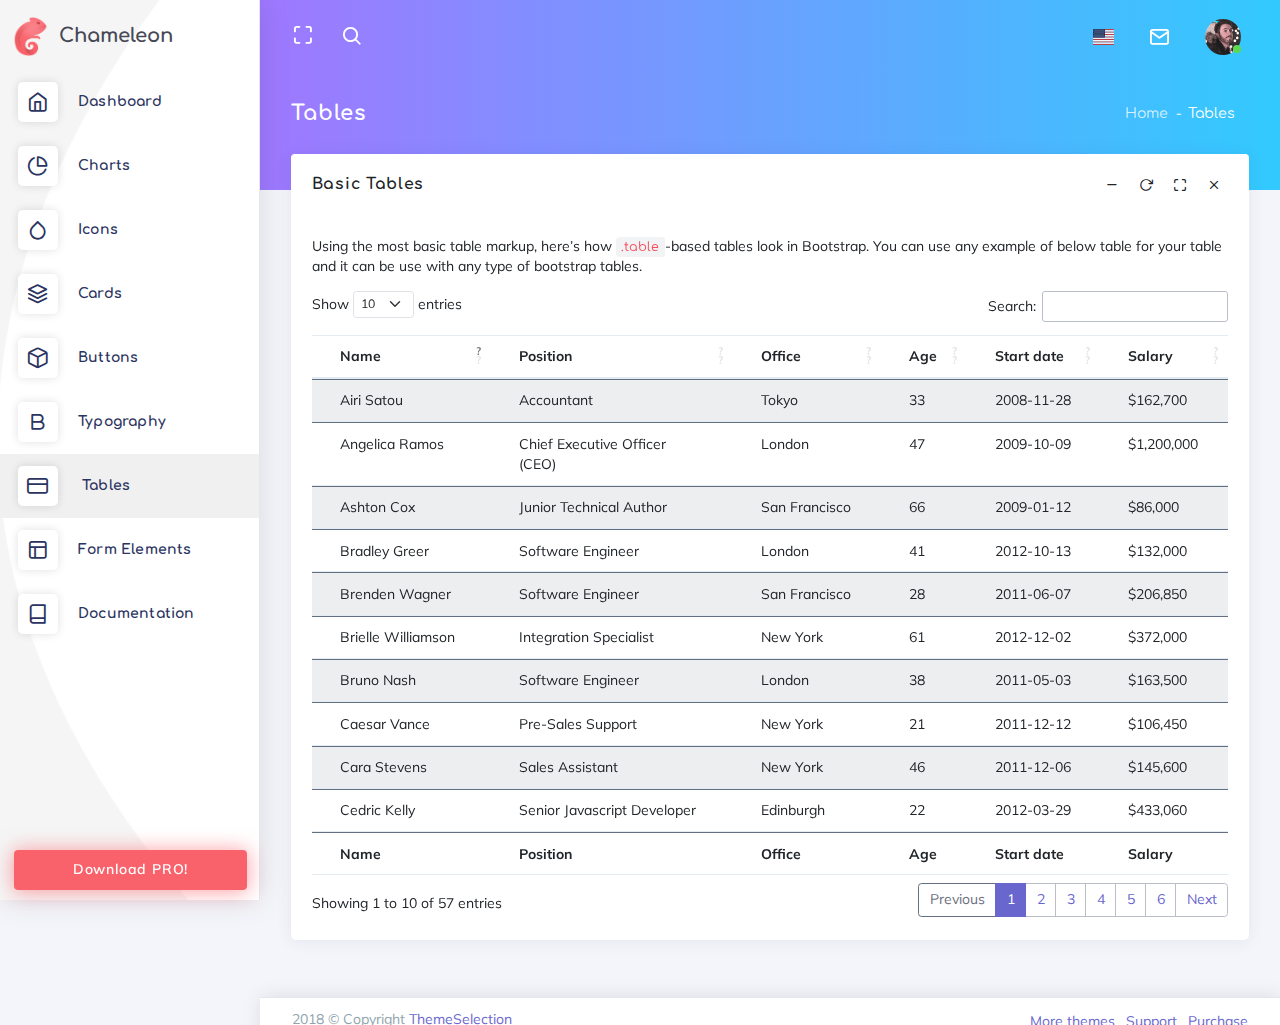
<file: tabledata.html>
<!DOCTYPE html>
<html class="loading" lang="en" data-textdirection="ltr">
  <head>
    <meta http-equiv="Content-Type" content="text/html; charset=UTF-8">
    <meta http-equiv="X-UA-Compatible" content="IE=edge">
    <meta name="viewport" content="width=device-width, initial-scale=1.0, user-scalable=0, minimal-ui">
    <meta name="description" content="Chameleon Admin is a modern Bootstrap 4 webapp &amp; admin dashboard html template with a large number of components, elegant design, clean and organized code.">
    <meta name="keywords" content="admin template, Chameleon admin template, dashboard template, gradient admin template, responsive admin template, webapp, eCommerce dashboard, analytic dashboard">
    <meta name="author" content="ThemeSelect">
    <title>Tables - Chameleon Admin - Modern Bootstrap 4 WebApp & Dashboard HTML Template + UI Kit</title>
    <link rel="apple-touch-icon" href="theme-assets/images/ico/apple-icon-120.png">
    <link rel="shortcut icon" type="image/x-icon" href="theme-assets/images/ico/favicon.ico">
    <link href="https://fonts.googleapis.com/css?family=Muli:300,300i,400,400i,600,600i,700,700i%7CComfortaa:300,400,700" rel="stylesheet">
    
     <link rel="stylesheet" type="text/css" href="bootstrap/css/bootstrap.min.css">
    

    <link href="https://maxcdn.icons8.com/fonts/line-awesome/1.1/css/line-awesome.min.css" rel="stylesheet">
    <!-- BEGIN VENDOR CSS-->
    <link rel="stylesheet" type="text/css" href="theme-assets/css/vendors.css">
    <!-- END VENDOR CSS-->
    <!-- BEGIN CHAMELEON  CSS-->
    <link rel="stylesheet" type="text/css" href="theme-assets/css/app-lite.css">
    <!-- END CHAMELEON  CSS-->
    <!-- BEGIN Page Level CSS-->
    <link rel="stylesheet" type="text/css" href="theme-assets/css/core/menu/menu-types/vertical-menu.css">
    <link rel="stylesheet" type="text/css" href="theme-assets/css/core/colors/palette-gradient.css">

    <link rel="stylesheet" type="text/css" href="bootstrap/css/dataTables.bootstrap5.min.css">

   
    <!-- END Page Level CSS-->
    <!-- BEGIN Custom CSS-->
    <!-- END Custom CSS-->
  </head>
  <body class="vertical-layout vertical-menu 2-columns   menu-expanded fixed-navbar" data-open="click" data-menu="vertical-menu" data-color="bg-gradient-x-purple-blue" data-col="2-columns">

    <!-- fixed-top-->
    <nav class="header-navbar navbar-expand-md navbar navbar-with-menu navbar-without-dd-arrow fixed-top navbar-semi-light">
      <div class="navbar-wrapper">
        <div class="navbar-container content">
          <div class="collapse navbar-collapse show" id="navbar-mobile">
            <ul class="nav navbar-nav mr-auto float-left">
              <li class="nav-item d-block d-md-none"><a class="nav-link nav-menu-main menu-toggle hidden-xs" href="#"><i class="ft-menu"></i></a></li>
              <li class="nav-item d-none d-md-block"><a class="nav-link nav-link-expand" href="#"><i class="ficon ft-maximize"></i></a></li>
              <li class="nav-item dropdown navbar-search"><a class="nav-link dropdown-toggle hide" data-toggle="dropdown" href="#"><i class="ficon ft-search"></i></a>
                <ul class="dropdown-menu">
                  <li class="arrow_box">
                    <form>
                      <div class="input-group search-box">
                        <div class="position-relative has-icon-right full-width">
                          <input class="form-control" id="search" type="text" placeholder="Search here...">
                          <div class="form-control-position navbar-search-close"><i class="ft-x">   </i></div>
                        </div>
                      </div>
                    </form>
                  </li>
                </ul>
              </li>
            </ul>
            <ul class="nav navbar-nav float-right">         
              <li class="dropdown dropdown-language nav-item"><a class="dropdown-toggle nav-link" id="dropdown-flag" href="#" data-toggle="dropdown" aria-haspopup="true" aria-expanded="false"><i class="flag-icon flag-icon-us"></i><span class="selected-language"></span></a>
                <div class="dropdown-menu" aria-labelledby="dropdown-flag">
                  <div class="arrow_box"><a class="dropdown-item" href="#"><i class="flag-icon flag-icon-us"></i> English</a><a class="dropdown-item" href="#"><i class="flag-icon flag-icon-cn"></i> Chinese</a><a class="dropdown-item" href="#"><i class="flag-icon flag-icon-ru"></i> Russian</a><a class="dropdown-item" href="#"><i class="flag-icon flag-icon-fr"></i> French</a><a class="dropdown-item" href="#"><i class="flag-icon flag-icon-es"></i> Spanish</a></div>
                </div>
              </li>
            </ul>
            <ul class="nav navbar-nav float-right">
              <li class="dropdown dropdown-notification nav-item"><a class="nav-link nav-link-label" href="#" data-toggle="dropdown"><i class="ficon ft-mail">             </i></a>
                <div class="dropdown-menu dropdown-menu-right">
                  <div class="arrow_box_right"><a class="dropdown-item" href="#"><i class="ft-book"></i> Read Mail</a><a class="dropdown-item" href="#"><i class="ft-bookmark"></i> Read Later</a><a class="dropdown-item" href="#"><i class="ft-check-square"></i> Mark all Read       </a></div>
                </div>
              </li>
              <li class="dropdown dropdown-user nav-item"><a class="dropdown-toggle nav-link dropdown-user-link" href="#" data-toggle="dropdown">             <span class="avatar avatar-online"><img src="theme-assets/images/portrait/small/avatar-s-19.png" alt="avatar"><i></i></span></a>
                <div class="dropdown-menu dropdown-menu-right">
                  <div class="arrow_box_right"><a class="dropdown-item" href="#"><span class="avatar avatar-online"><img src="theme-assets/images/portrait/small/avatar-s-19.png" alt="avatar"><span class="user-name text-bold-700 ml-1">John Doe</span></span></a>
                    <div class="dropdown-divider"></div><a class="dropdown-item" href="#"><i class="ft-user"></i> Edit Profile</a><a class="dropdown-item" href="#"><i class="ft-mail"></i> My Inbox</a><a class="dropdown-item" href="#"><i class="ft-check-square"></i> Task</a><a class="dropdown-item" href="#"><i class="ft-message-square"></i> Chats</a>
                    <div class="dropdown-divider"></div><a class="dropdown-item" href="#"><i class="ft-power"></i> Logout</a>
                  </div>
                </div>
              </li>
            </ul>
          </div>
        </div>
      </div>
    </nav>

    <!-- ////////////////////////////////////////////////////////////////////////////-->


    <div class="main-menu menu-fixed menu-light menu-accordion    menu-shadow " data-scroll-to-active="true" data-img="theme-assets/images/backgrounds/02.jpg">
      <div class="navbar-header">
        <ul class="nav navbar-nav flex-row">       
          <li class="nav-item mr-auto"><a class="navbar-brand" href="index.html"><img class="brand-logo" alt="Chameleon admin logo" src="theme-assets/images/logo/logo.png"/>
              <h3 class="brand-text">Chameleon</h3></a></li>
          <li class="nav-item d-md-none"><a class="nav-link close-navbar"><i class="ft-x"></i></a></li>
        </ul>
      </div>
      <div class="main-menu-content">
        <ul class="navigation navigation-main" id="main-menu-navigation" data-menu="menu-navigation">
          <li class=" nav-item"><a href="index.html"><i class="ft-home"></i><span class="menu-title" data-i18n="">Dashboard</span></a>
          </li>
          <li class=" nav-item"><a href="charts.html"><i class="ft-pie-chart"></i><span class="menu-title" data-i18n="">Charts</span></a>
          </li>
          <li class=" nav-item"><a href="icons.html"><i class="ft-droplet"></i><span class="menu-title" data-i18n="">Icons</span></a>
          </li>
          <li class=" nav-item"><a href="cards.html"><i class="ft-layers"></i><span class="menu-title" data-i18n="">Cards</span></a>
          </li>
          <li class=" nav-item"><a href="buttons.html"><i class="ft-box"></i><span class="menu-title" data-i18n="">Buttons</span></a>
          </li>
          <li class=" nav-item"><a href="typography.html"><i class="ft-bold"></i><span class="menu-title" data-i18n="">Typography</span></a>
          </li>
          <li class="active"><a href="tables.html"><i class="ft-credit-card"></i><span class="menu-title" data-i18n="">Tables</span></a>
          </li>
          <li class=" nav-item"><a href="form-elements.html"><i class="ft-layout"></i><span class="menu-title" data-i18n="">Form Elements</span></a>
          </li>
          <li class=" nav-item"><a href="https://themeselection.com/demo/chameleon-admin-template/documentation"><i class="ft-book"></i><span class="menu-title" data-i18n="">Documentation</span></a>
          </li>
        </ul>
      </div><a class="btn btn-danger btn-block btn-glow btn-upgrade-pro mx-1" href="https://themeselection.com/products/chameleon-admin-modern-bootstrap-webapp-dashboard-html-template-ui-kit/" target="_blank">Download PRO!</a>
      <div class="navigation-background"></div>
    </div>

    <div class="app-content content">
      <div class="content-wrapper">
        <div class="content-wrapper-before"></div>
        <div class="content-header row">
          <div class="content-header-left col-md-4 col-12 mb-2">
            <h3 class="content-header-title">Tables</h3>
          </div>
          <div class="content-header-right col-md-8 col-12">
            <div class="breadcrumbs-top float-md-right">
              <div class="breadcrumb-wrapper mr-1">
                <ol class="breadcrumb">
                  <li class="breadcrumb-item"><a href="index.html">Home</a>
                  </li>
                  <li class="breadcrumb-item active">Tables
                  </li>
                </ol>
              </div>
            </div>
          </div>
        </div>
        <div class="content-body"><!-- Basic Tables start -->
<div class="row">
	<div class="col-12">
		<div class="card">
			<div class="card-header">
				<h4 class="card-title">Basic Tables</h4>
				<a class="heading-elements-toggle"><i class="la la-ellipsis-v font-medium-3"></i></a>
				<div class="heading-elements">
					<ul class="list-inline mb-0">
						<li><a data-action="collapse"><i class="ft-minus"></i></a></li>
						<li><a data-action="reload"><i class="ft-rotate-cw"></i></a></li>
						<li><a data-action="expand"><i class="ft-maximize"></i></a></li>
						<li><a data-action="close"><i class="ft-x"></i></a></li>
					</ul>
				</div>
			</div>
			
				<div class="card-body">
					<p class="card-text">Using the most basic table markup, here’s how <code>.table</code>-based tables look in Bootstrap. You can use any example of below table for your table and it can be use with any type of bootstrap tables. </p>
					
					<div class="table-responsive">
						<table id="example" class="table table-striped" style="width:100%">
					        <thead>
					            <tr>
					                <th>Name</th>
					                <th>Position</th>
					                <th>Office</th>
					                <th>Age</th>
					                <th>Start date</th>
					                <th>Salary</th>
					            </tr>
					        </thead>
					        <tbody>
					            <tr>
					                <td>Tiger Nixon</td>
					                <td>System Architect</td>
					                <td>Edinburgh</td>
					                <td>61</td>
					                <td>2011-04-25</td>
					                <td>$320,800</td>
					            </tr>
					            <tr>
					                <td>Garrett Winters</td>
					                <td>Accountant</td>
					                <td>Tokyo</td>
					                <td>63</td>
					                <td>2011-07-25</td>
					                <td>$170,750</td>
					            </tr>
					            <tr>
					                <td>Ashton Cox</td>
					                <td>Junior Technical Author</td>
					                <td>San Francisco</td>
					                <td>66</td>
					                <td>2009-01-12</td>
					                <td>$86,000</td>
					            </tr>
					            <tr>
					                <td>Cedric Kelly</td>
					                <td>Senior Javascript Developer</td>
					                <td>Edinburgh</td>
					                <td>22</td>
					                <td>2012-03-29</td>
					                <td>$433,060</td>
					            </tr>
					            <tr>
					                <td>Airi Satou</td>
					                <td>Accountant</td>
					                <td>Tokyo</td>
					                <td>33</td>
					                <td>2008-11-28</td>
					                <td>$162,700</td>
					            </tr>
					            <tr>
					                <td>Brielle Williamson</td>
					                <td>Integration Specialist</td>
					                <td>New York</td>
					                <td>61</td>
					                <td>2012-12-02</td>
					                <td>$372,000</td>
					            </tr>
					            <tr>
					                <td>Herrod Chandler</td>
					                <td>Sales Assistant</td>
					                <td>San Francisco</td>
					                <td>59</td>
					                <td>2012-08-06</td>
					                <td>$137,500</td>
					            </tr>
					            <tr>
					                <td>Rhona Davidson</td>
					                <td>Integration Specialist</td>
					                <td>Tokyo</td>
					                <td>55</td>
					                <td>2010-10-14</td>
					                <td>$327,900</td>
					            </tr>
					            <tr>
					                <td>Colleen Hurst</td>
					                <td>Javascript Developer</td>
					                <td>San Francisco</td>
					                <td>39</td>
					                <td>2009-09-15</td>
					                <td>$205,500</td>
					            </tr>
					            <tr>
					                <td>Sonya Frost</td>
					                <td>Software Engineer</td>
					                <td>Edinburgh</td>
					                <td>23</td>
					                <td>2008-12-13</td>
					                <td>$103,600</td>
					            </tr>
					            <tr>
					                <td>Jena Gaines</td>
					                <td>Office Manager</td>
					                <td>London</td>
					                <td>30</td>
					                <td>2008-12-19</td>
					                <td>$90,560</td>
					            </tr>
					            <tr>
					                <td>Quinn Flynn</td>
					                <td>Support Lead</td>
					                <td>Edinburgh</td>
					                <td>22</td>
					                <td>2013-03-03</td>
					                <td>$342,000</td>
					            </tr>
					            <tr>
					                <td>Charde Marshall</td>
					                <td>Regional Director</td>
					                <td>San Francisco</td>
					                <td>36</td>
					                <td>2008-10-16</td>
					                <td>$470,600</td>
					            </tr>
					            <tr>
					                <td>Haley Kennedy</td>
					                <td>Senior Marketing Designer</td>
					                <td>London</td>
					                <td>43</td>
					                <td>2012-12-18</td>
					                <td>$313,500</td>
					            </tr>
					            <tr>
					                <td>Tatyana Fitzpatrick</td>
					                <td>Regional Director</td>
					                <td>London</td>
					                <td>19</td>
					                <td>2010-03-17</td>
					                <td>$385,750</td>
					            </tr>
					            <tr>
					                <td>Michael Silva</td>
					                <td>Marketing Designer</td>
					                <td>London</td>
					                <td>66</td>
					                <td>2012-11-27</td>
					                <td>$198,500</td>
					            </tr>
					            <tr>
					                <td>Paul Byrd</td>
					                <td>Chief Financial Officer (CFO)</td>
					                <td>New York</td>
					                <td>64</td>
					                <td>2010-06-09</td>
					                <td>$725,000</td>
					            </tr>
					            <tr>
					                <td>Gloria Little</td>
					                <td>Systems Administrator</td>
					                <td>New York</td>
					                <td>59</td>
					                <td>2009-04-10</td>
					                <td>$237,500</td>
					            </tr>
					            <tr>
					                <td>Bradley Greer</td>
					                <td>Software Engineer</td>
					                <td>London</td>
					                <td>41</td>
					                <td>2012-10-13</td>
					                <td>$132,000</td>
					            </tr>
					            <tr>
					                <td>Dai Rios</td>
					                <td>Personnel Lead</td>
					                <td>Edinburgh</td>
					                <td>35</td>
					                <td>2012-09-26</td>
					                <td>$217,500</td>
					            </tr>
					            <tr>
					                <td>Jenette Caldwell</td>
					                <td>Development Lead</td>
					                <td>New York</td>
					                <td>30</td>
					                <td>2011-09-03</td>
					                <td>$345,000</td>
					            </tr>
					            <tr>
					                <td>Yuri Berry</td>
					                <td>Chief Marketing Officer (CMO)</td>
					                <td>New York</td>
					                <td>40</td>
					                <td>2009-06-25</td>
					                <td>$675,000</td>
					            </tr>
					            <tr>
					                <td>Caesar Vance</td>
					                <td>Pre-Sales Support</td>
					                <td>New York</td>
					                <td>21</td>
					                <td>2011-12-12</td>
					                <td>$106,450</td>
					            </tr>
					            <tr>
					                <td>Doris Wilder</td>
					                <td>Sales Assistant</td>
					                <td>Sydney</td>
					                <td>23</td>
					                <td>2010-09-20</td>
					                <td>$85,600</td>
					            </tr>
					            <tr>
					                <td>Angelica Ramos</td>
					                <td>Chief Executive Officer (CEO)</td>
					                <td>London</td>
					                <td>47</td>
					                <td>2009-10-09</td>
					                <td>$1,200,000</td>
					            </tr>
					            <tr>
					                <td>Gavin Joyce</td>
					                <td>Developer</td>
					                <td>Edinburgh</td>
					                <td>42</td>
					                <td>2010-12-22</td>
					                <td>$92,575</td>
					            </tr>
					            <tr>
					                <td>Jennifer Chang</td>
					                <td>Regional Director</td>
					                <td>Singapore</td>
					                <td>28</td>
					                <td>2010-11-14</td>
					                <td>$357,650</td>
					            </tr>
					            <tr>
					                <td>Brenden Wagner</td>
					                <td>Software Engineer</td>
					                <td>San Francisco</td>
					                <td>28</td>
					                <td>2011-06-07</td>
					                <td>$206,850</td>
					            </tr>
					            <tr>
					                <td>Fiona Green</td>
					                <td>Chief Operating Officer (COO)</td>
					                <td>San Francisco</td>
					                <td>48</td>
					                <td>2010-03-11</td>
					                <td>$850,000</td>
					            </tr>
					            <tr>
					                <td>Shou Itou</td>
					                <td>Regional Marketing</td>
					                <td>Tokyo</td>
					                <td>20</td>
					                <td>2011-08-14</td>
					                <td>$163,000</td>
					            </tr>
					            <tr>
					                <td>Michelle House</td>
					                <td>Integration Specialist</td>
					                <td>Sydney</td>
					                <td>37</td>
					                <td>2011-06-02</td>
					                <td>$95,400</td>
					            </tr>
					            <tr>
					                <td>Suki Burks</td>
					                <td>Developer</td>
					                <td>London</td>
					                <td>53</td>
					                <td>2009-10-22</td>
					                <td>$114,500</td>
					            </tr>
					            <tr>
					                <td>Prescott Bartlett</td>
					                <td>Technical Author</td>
					                <td>London</td>
					                <td>27</td>
					                <td>2011-05-07</td>
					                <td>$145,000</td>
					            </tr>
					            <tr>
					                <td>Gavin Cortez</td>
					                <td>Team Leader</td>
					                <td>San Francisco</td>
					                <td>22</td>
					                <td>2008-10-26</td>
					                <td>$235,500</td>
					            </tr>
					            <tr>
					                <td>Martena Mccray</td>
					                <td>Post-Sales support</td>
					                <td>Edinburgh</td>
					                <td>46</td>
					                <td>2011-03-09</td>
					                <td>$324,050</td>
					            </tr>
					            <tr>
					                <td>Unity Butler</td>
					                <td>Marketing Designer</td>
					                <td>San Francisco</td>
					                <td>47</td>
					                <td>2009-12-09</td>
					                <td>$85,675</td>
					            </tr>
					            <tr>
					                <td>Howard Hatfield</td>
					                <td>Office Manager</td>
					                <td>San Francisco</td>
					                <td>51</td>
					                <td>2008-12-16</td>
					                <td>$164,500</td>
					            </tr>
					            <tr>
					                <td>Hope Fuentes</td>
					                <td>Secretary</td>
					                <td>San Francisco</td>
					                <td>41</td>
					                <td>2010-02-12</td>
					                <td>$109,850</td>
					            </tr>
					            <tr>
					                <td>Vivian Harrell</td>
					                <td>Financial Controller</td>
					                <td>San Francisco</td>
					                <td>62</td>
					                <td>2009-02-14</td>
					                <td>$452,500</td>
					            </tr>
					            <tr>
					                <td>Timothy Mooney</td>
					                <td>Office Manager</td>
					                <td>London</td>
					                <td>37</td>
					                <td>2008-12-11</td>
					                <td>$136,200</td>
					            </tr>
					            <tr>
					                <td>Jackson Bradshaw</td>
					                <td>Director</td>
					                <td>New York</td>
					                <td>65</td>
					                <td>2008-09-26</td>
					                <td>$645,750</td>
					            </tr>
					            <tr>
					                <td>Olivia Liang</td>
					                <td>Support Engineer</td>
					                <td>Singapore</td>
					                <td>64</td>
					                <td>2011-02-03</td>
					                <td>$234,500</td>
					            </tr>
					            <tr>
					                <td>Bruno Nash</td>
					                <td>Software Engineer</td>
					                <td>London</td>
					                <td>38</td>
					                <td>2011-05-03</td>
					                <td>$163,500</td>
					            </tr>
					            <tr>
					                <td>Sakura Yamamoto</td>
					                <td>Support Engineer</td>
					                <td>Tokyo</td>
					                <td>37</td>
					                <td>2009-08-19</td>
					                <td>$139,575</td>
					            </tr>
					            <tr>
					                <td>Thor Walton</td>
					                <td>Developer</td>
					                <td>New York</td>
					                <td>61</td>
					                <td>2013-08-11</td>
					                <td>$98,540</td>
					            </tr>
					            <tr>
					                <td>Finn Camacho</td>
					                <td>Support Engineer</td>
					                <td>San Francisco</td>
					                <td>47</td>
					                <td>2009-07-07</td>
					                <td>$87,500</td>
					            </tr>
					            <tr>
					                <td>Serge Baldwin</td>
					                <td>Data Coordinator</td>
					                <td>Singapore</td>
					                <td>64</td>
					                <td>2012-04-09</td>
					                <td>$138,575</td>
					            </tr>
					            <tr>
					                <td>Zenaida Frank</td>
					                <td>Software Engineer</td>
					                <td>New York</td>
					                <td>63</td>
					                <td>2010-01-04</td>
					                <td>$125,250</td>
					            </tr>
					            <tr>
					                <td>Zorita Serrano</td>
					                <td>Software Engineer</td>
					                <td>San Francisco</td>
					                <td>56</td>
					                <td>2012-06-01</td>
					                <td>$115,000</td>
					            </tr>
					            <tr>
					                <td>Jennifer Acosta</td>
					                <td>Junior Javascript Developer</td>
					                <td>Edinburgh</td>
					                <td>43</td>
					                <td>2013-02-01</td>
					                <td>$75,650</td>
					            </tr>
					            <tr>
					                <td>Cara Stevens</td>
					                <td>Sales Assistant</td>
					                <td>New York</td>
					                <td>46</td>
					                <td>2011-12-06</td>
					                <td>$145,600</td>
					            </tr>
					            <tr>
					                <td>Hermione Butler</td>
					                <td>Regional Director</td>
					                <td>London</td>
					                <td>47</td>
					                <td>2011-03-21</td>
					                <td>$356,250</td>
					            </tr>
					            <tr>
					                <td>Lael Greer</td>
					                <td>Systems Administrator</td>
					                <td>London</td>
					                <td>21</td>
					                <td>2009-02-27</td>
					                <td>$103,500</td>
					            </tr>
					            <tr>
					                <td>Jonas Alexander</td>
					                <td>Developer</td>
					                <td>San Francisco</td>
					                <td>30</td>
					                <td>2010-07-14</td>
					                <td>$86,500</td>
					            </tr>
					            <tr>
					                <td>Shad Decker</td>
					                <td>Regional Director</td>
					                <td>Edinburgh</td>
					                <td>51</td>
					                <td>2008-11-13</td>
					                <td>$183,000</td>
					            </tr>
					            <tr>
					                <td>Michael Bruce</td>
					                <td>Javascript Developer</td>
					                <td>Singapore</td>
					                <td>29</td>
					                <td>2011-06-27</td>
					                <td>$183,000</td>
					            </tr>
					            <tr>
					                <td>Donna Snider</td>
					                <td>Customer Support</td>
					                <td>New York</td>
					                <td>27</td>
					                <td>2011-01-25</td>
					                <td>$112,000</td>
					            </tr>
					        </tbody>
					        <tfoot>
					            <tr>
					                <th>Name</th>
					                <th>Position</th>
					                <th>Office</th>
					                <th>Age</th>
					                <th>Start date</th>
					                <th>Salary</th>
					            </tr>
					        </tfoot>
					    </table>
					</div>
				</div>
			
		</div>
	</div>
</div>
<!-- Basic Tables end -->

        </div>
      </div>
    </div>
    <!-- ////////////////////////////////////////////////////////////////////////////-->


    <footer class="footer footer-static footer-light navbar-border navbar-shadow">
      <div class="clearfix blue-grey lighten-2 text-sm-center mb-0 px-2"><span class="float-md-left d-block d-md-inline-block">2018  &copy; Copyright <a class="text-bold-800 grey darken-2" href="https://themeselection.com" target="_blank">ThemeSelection</a></span>
        <ul class="list-inline float-md-right d-block d-md-inline-blockd-none d-lg-block mb-0">
          <li class="list-inline-item"><a class="my-1" href="https://themeselection.com/" target="_blank"> More themes</a></li>
          <li class="list-inline-item"><a class="my-1" href="https://themeselection.com/support" target="_blank"> Support</a></li>
          <li class="list-inline-item"><a class="my-1" href="https://themeselection.com/products/chameleon-admin-modern-bootstrap-webapp-dashboard-html-template-ui-kit/" target="_blank"> Purchase</a></li>
        </ul>
      </div>
    </footer>
   

    <!-- BEGIN VENDOR JS-->
    <script src="theme-assets/vendors/js/vendors.min.js" type="text/javascript"></script>

    	<!-- table js -->
    <script src="bootstrap/js/jquery-3.5.1.js" type="text/javascript"></script>
    <script src="bootstrap/js/jquery.dataTables.min.js" type="text/javascript"></script>
    <script src="bootstrap/js/dataTables.bootstrap5.min.js" type="text/javascript"></script>

     <script type="text/javascript">
    	$(document).ready(function() {
		    $('#example').DataTable();
		} );

    </script>
    <!-- BEGIN VENDOR JS-->
    <!-- BEGIN PAGE VENDOR JS-->
    <!-- END PAGE VENDOR JS-->
    <!-- BEGIN CHAMELEON  JS-->
    <script src="theme-assets/js/core/app-menu-lite.js" type="text/javascript"></script>
    <script src="theme-assets/js/core/app-lite.js" type="text/javascript"></script>
    <!-- END CHAMELEON  JS-->
    <!-- BEGIN PAGE LEVEL JS-->
    <!-- END PAGE LEVEL JS-->
  </body>
</html>
</file>
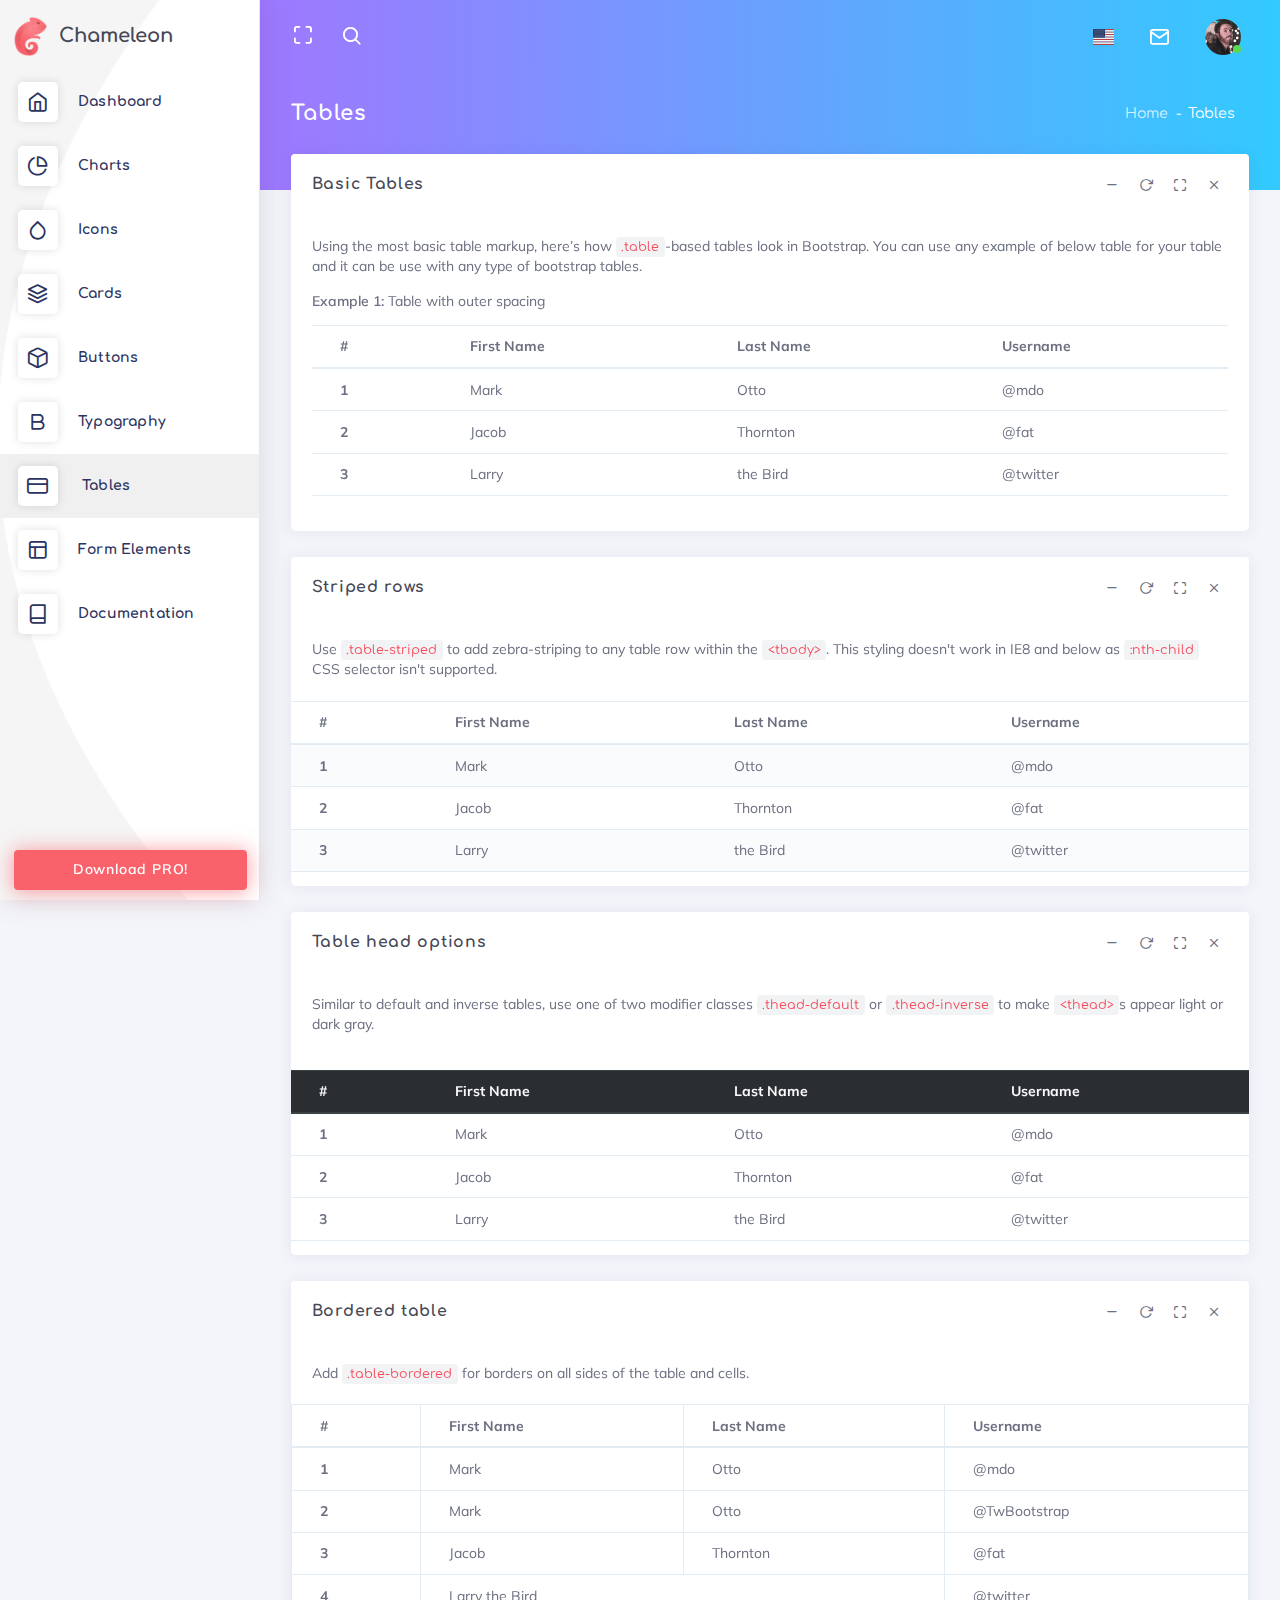
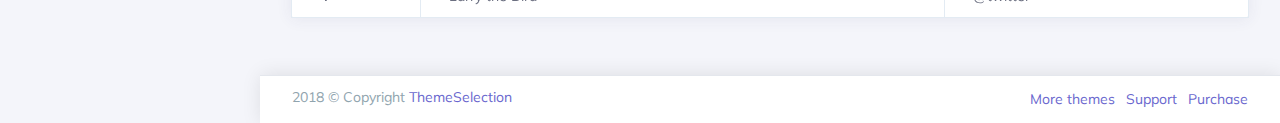
<file: tables.html>
<!DOCTYPE html>
<html class="loading" lang="en" data-textdirection="ltr">
  <head>
    <meta http-equiv="Content-Type" content="text/html; charset=UTF-8">
    <meta http-equiv="X-UA-Compatible" content="IE=edge">
    <meta name="viewport" content="width=device-width, initial-scale=1.0, user-scalable=0, minimal-ui">
    <meta name="description" content="Chameleon Admin is a modern Bootstrap 4 webapp &amp; admin dashboard html template with a large number of components, elegant design, clean and organized code.">
    <meta name="keywords" content="admin template, Chameleon admin template, dashboard template, gradient admin template, responsive admin template, webapp, eCommerce dashboard, analytic dashboard">
    <meta name="author" content="ThemeSelect">
    <title>Tables - Chameleon Admin - Modern Bootstrap 4 WebApp & Dashboard HTML Template + UI Kit</title>
    <link rel="apple-touch-icon" href="theme-assets/images/ico/apple-icon-120.png">
    <link rel="shortcut icon" type="image/x-icon" href="theme-assets/images/ico/favicon.ico">
    <link href="https://fonts.googleapis.com/css?family=Muli:300,300i,400,400i,600,600i,700,700i%7CComfortaa:300,400,700" rel="stylesheet">
    <link href="https://maxcdn.icons8.com/fonts/line-awesome/1.1/css/line-awesome.min.css" rel="stylesheet">
    <!-- BEGIN VENDOR CSS-->
    <link rel="stylesheet" type="text/css" href="theme-assets/css/vendors.css">
    <!-- END VENDOR CSS-->
    <!-- BEGIN CHAMELEON  CSS-->
    <link rel="stylesheet" type="text/css" href="theme-assets/css/app-lite.css">
    <!-- END CHAMELEON  CSS-->
    <!-- BEGIN Page Level CSS-->
    <link rel="stylesheet" type="text/css" href="theme-assets/css/core/menu/menu-types/vertical-menu.css">
    <link rel="stylesheet" type="text/css" href="theme-assets/css/core/colors/palette-gradient.css">
    <!-- END Page Level CSS-->
    <!-- BEGIN Custom CSS-->
    <!-- END Custom CSS-->
  </head>
  <body class="vertical-layout vertical-menu 2-columns   menu-expanded fixed-navbar" data-open="click" data-menu="vertical-menu" data-color="bg-gradient-x-purple-blue" data-col="2-columns">

    <!-- fixed-top-->
    <nav class="header-navbar navbar-expand-md navbar navbar-with-menu navbar-without-dd-arrow fixed-top navbar-semi-light">
      <div class="navbar-wrapper">
        <div class="navbar-container content">
          <div class="collapse navbar-collapse show" id="navbar-mobile">
            <ul class="nav navbar-nav mr-auto float-left">
              <li class="nav-item d-block d-md-none"><a class="nav-link nav-menu-main menu-toggle hidden-xs" href="#"><i class="ft-menu"></i></a></li>
              <li class="nav-item d-none d-md-block"><a class="nav-link nav-link-expand" href="#"><i class="ficon ft-maximize"></i></a></li>
              <li class="nav-item dropdown navbar-search"><a class="nav-link dropdown-toggle hide" data-toggle="dropdown" href="#"><i class="ficon ft-search"></i></a>
                <ul class="dropdown-menu">
                  <li class="arrow_box">
                    <form>
                      <div class="input-group search-box">
                        <div class="position-relative has-icon-right full-width">
                          <input class="form-control" id="search" type="text" placeholder="Search here...">
                          <div class="form-control-position navbar-search-close"><i class="ft-x">   </i></div>
                        </div>
                      </div>
                    </form>
                  </li>
                </ul>
              </li>
            </ul>
            <ul class="nav navbar-nav float-right">         
              <li class="dropdown dropdown-language nav-item"><a class="dropdown-toggle nav-link" id="dropdown-flag" href="#" data-toggle="dropdown" aria-haspopup="true" aria-expanded="false"><i class="flag-icon flag-icon-us"></i><span class="selected-language"></span></a>
                <div class="dropdown-menu" aria-labelledby="dropdown-flag">
                  <div class="arrow_box"><a class="dropdown-item" href="#"><i class="flag-icon flag-icon-us"></i> English</a><a class="dropdown-item" href="#"><i class="flag-icon flag-icon-cn"></i> Chinese</a><a class="dropdown-item" href="#"><i class="flag-icon flag-icon-ru"></i> Russian</a><a class="dropdown-item" href="#"><i class="flag-icon flag-icon-fr"></i> French</a><a class="dropdown-item" href="#"><i class="flag-icon flag-icon-es"></i> Spanish</a></div>
                </div>
              </li>
            </ul>
            <ul class="nav navbar-nav float-right">
              <li class="dropdown dropdown-notification nav-item"><a class="nav-link nav-link-label" href="#" data-toggle="dropdown"><i class="ficon ft-mail">             </i></a>
                <div class="dropdown-menu dropdown-menu-right">
                  <div class="arrow_box_right"><a class="dropdown-item" href="#"><i class="ft-book"></i> Read Mail</a><a class="dropdown-item" href="#"><i class="ft-bookmark"></i> Read Later</a><a class="dropdown-item" href="#"><i class="ft-check-square"></i> Mark all Read       </a></div>
                </div>
              </li>
              <li class="dropdown dropdown-user nav-item"><a class="dropdown-toggle nav-link dropdown-user-link" href="#" data-toggle="dropdown">             <span class="avatar avatar-online"><img src="theme-assets/images/portrait/small/avatar-s-19.png" alt="avatar"><i></i></span></a>
                <div class="dropdown-menu dropdown-menu-right">
                  <div class="arrow_box_right"><a class="dropdown-item" href="#"><span class="avatar avatar-online"><img src="theme-assets/images/portrait/small/avatar-s-19.png" alt="avatar"><span class="user-name text-bold-700 ml-1">John Doe</span></span></a>
                    <div class="dropdown-divider"></div><a class="dropdown-item" href="#"><i class="ft-user"></i> Edit Profile</a><a class="dropdown-item" href="#"><i class="ft-mail"></i> My Inbox</a><a class="dropdown-item" href="#"><i class="ft-check-square"></i> Task</a><a class="dropdown-item" href="#"><i class="ft-message-square"></i> Chats</a>
                    <div class="dropdown-divider"></div><a class="dropdown-item" href="#"><i class="ft-power"></i> Logout</a>
                  </div>
                </div>
              </li>
            </ul>
          </div>
        </div>
      </div>
    </nav>

    <!-- ////////////////////////////////////////////////////////////////////////////-->


    <div class="main-menu menu-fixed menu-light menu-accordion    menu-shadow " data-scroll-to-active="true" data-img="theme-assets/images/backgrounds/02.jpg">
      <div class="navbar-header">
        <ul class="nav navbar-nav flex-row">       
          <li class="nav-item mr-auto"><a class="navbar-brand" href="index.html"><img class="brand-logo" alt="Chameleon admin logo" src="theme-assets/images/logo/logo.png"/>
              <h3 class="brand-text">Chameleon</h3></a></li>
          <li class="nav-item d-md-none"><a class="nav-link close-navbar"><i class="ft-x"></i></a></li>
        </ul>
      </div>
      <div class="main-menu-content">
        <ul class="navigation navigation-main" id="main-menu-navigation" data-menu="menu-navigation">
          <li class=" nav-item"><a href="index.html"><i class="ft-home"></i><span class="menu-title" data-i18n="">Dashboard</span></a>
          </li>
          <li class=" nav-item"><a href="charts.html"><i class="ft-pie-chart"></i><span class="menu-title" data-i18n="">Charts</span></a>
          </li>
          <li class=" nav-item"><a href="icons.html"><i class="ft-droplet"></i><span class="menu-title" data-i18n="">Icons</span></a>
          </li>
          <li class=" nav-item"><a href="cards.html"><i class="ft-layers"></i><span class="menu-title" data-i18n="">Cards</span></a>
          </li>
          <li class=" nav-item"><a href="buttons.html"><i class="ft-box"></i><span class="menu-title" data-i18n="">Buttons</span></a>
          </li>
          <li class=" nav-item"><a href="typography.html"><i class="ft-bold"></i><span class="menu-title" data-i18n="">Typography</span></a>
          </li>
          <li class="active"><a href="tables.html"><i class="ft-credit-card"></i><span class="menu-title" data-i18n="">Tables</span></a>
          </li>
          <li class=" nav-item"><a href="form-elements.html"><i class="ft-layout"></i><span class="menu-title" data-i18n="">Form Elements</span></a>
          </li>
          <li class=" nav-item"><a href="https://themeselection.com/demo/chameleon-admin-template/documentation"><i class="ft-book"></i><span class="menu-title" data-i18n="">Documentation</span></a>
          </li>
        </ul>
      </div><a class="btn btn-danger btn-block btn-glow btn-upgrade-pro mx-1" href="https://themeselection.com/products/chameleon-admin-modern-bootstrap-webapp-dashboard-html-template-ui-kit/" target="_blank">Download PRO!</a>
      <div class="navigation-background"></div>
    </div>

    <div class="app-content content">
      <div class="content-wrapper">
        <div class="content-wrapper-before"></div>
        <div class="content-header row">
          <div class="content-header-left col-md-4 col-12 mb-2">
            <h3 class="content-header-title">Tables</h3>
          </div>
          <div class="content-header-right col-md-8 col-12">
            <div class="breadcrumbs-top float-md-right">
              <div class="breadcrumb-wrapper mr-1">
                <ol class="breadcrumb">
                  <li class="breadcrumb-item"><a href="index.html">Home</a>
                  </li>
                  <li class="breadcrumb-item active">Tables
                  </li>
                </ol>
              </div>
            </div>
          </div>
        </div>
        <div class="content-body"><!-- Basic Tables start -->
<div class="row">
	<div class="col-12">
		<div class="card">
			<div class="card-header">
				<h4 class="card-title">Basic Tables</h4>
				<a class="heading-elements-toggle"><i class="la la-ellipsis-v font-medium-3"></i></a>
				<div class="heading-elements">
					<ul class="list-inline mb-0">
						<li><a data-action="collapse"><i class="ft-minus"></i></a></li>
						<li><a data-action="reload"><i class="ft-rotate-cw"></i></a></li>
						<li><a data-action="expand"><i class="ft-maximize"></i></a></li>
						<li><a data-action="close"><i class="ft-x"></i></a></li>
					</ul>
				</div>
			</div>
			<div class="card-content collapse show">
				<div class="card-body">
					<p class="card-text">Using the most basic table markup, here’s how <code>.table</code>-based tables look in Bootstrap. You can use any example of below table for your table and it can be use with any type of bootstrap tables. </p>
					<p><span class="text-bold-600">Example 1:</span> Table with outer spacing</p>
					<div class="table-responsive">
						<table class="table">
							<thead>
								<tr>
									<th>#</th>
									<th>First Name</th>
									<th>Last Name</th>
									<th>Username</th>
								</tr>
							</thead>
							<tbody>
								<tr>
									<th scope="row">1</th>
									<td>Mark</td>
									<td>Otto</td>
									<td>@mdo</td>
								</tr>
								<tr>
									<th scope="row">2</th>
									<td>Jacob</td>
									<td>Thornton</td>
									<td>@fat</td>
								</tr>
								<tr>
									<th scope="row">3</th>
									<td>Larry</td>
									<td>the Bird</td>
									<td>@twitter</td>
								</tr>
							</tbody>
						</table>
					</div>
				</div>
			</div>
		</div>
	</div>
</div>
<!-- Basic Tables end -->
<!-- Striped rows start -->
<div class="row">
	<div class="col-12">
		<div class="card">
			<div class="card-header">
				<h4 class="card-title">Striped rows</h4>
				<a class="heading-elements-toggle"><i class="la la-ellipsis-v font-medium-3"></i></a>
				<div class="heading-elements">
					<ul class="list-inline mb-0">
						<li><a data-action="collapse"><i class="ft-minus"></i></a></li>
						<li><a data-action="reload"><i class="ft-rotate-cw"></i></a></li>
						<li><a data-action="expand"><i class="ft-maximize"></i></a></li>
						<li><a data-action="close"><i class="ft-x"></i></a></li>
					</ul>
				</div>
			</div>
			<div class="card-content collapse show">
				<div class="card-body">
					<p class="card-text">Use <code class="highlighter-rouge">.table-striped</code> to add zebra-striping to any table row within the <code class="highlighter-rouge">&lt;tbody&gt;</code>. This styling doesn't work in IE8 and below as <code>:nth-child</code> CSS selector isn't supported.</p>
				</div>
				<div class="table-responsive">
					<table class="table table-striped">
						<thead>
							<tr>
								<th scope="col">#</th>
								<th scope="col">First Name</th>
								<th scope="col">Last Name</th>
								<th scope="col">Username</th>
							</tr>
						</thead>
						<tbody>
							<tr>
								<th scope="row">1</th>
								<td>Mark</td>
								<td>Otto</td>
								<td>@mdo</td>
							</tr>
							<tr>
								<th scope="row">2</th>
								<td>Jacob</td>
								<td>Thornton</td>
								<td>@fat</td>
							</tr>
							<tr>
								<th scope="row">3</th>
								<td>Larry</td>
								<td>the Bird</td>
								<td>@twitter</td>
							</tr>
						</tbody>
					</table>
				</div>
			</div>
		</div>
	</div>
</div>
<!-- Striped rows end -->

<!-- Table head options start -->
<div class="row">
	<div class="col-12">
		<div class="card">
			<div class="card-header">
				<h4 class="card-title">Table head options</h4>
				<a class="heading-elements-toggle"><i class="la la-ellipsis-v font-medium-3"></i></a>
				<div class="heading-elements">
					<ul class="list-inline mb-0">
						<li><a data-action="collapse"><i class="ft-minus"></i></a></li>
						<li><a data-action="reload"><i class="ft-rotate-cw"></i></a></li>
						<li><a data-action="expand"><i class="ft-maximize"></i></a></li>
						<li><a data-action="close"><i class="ft-x"></i></a></li>
					</ul>
				</div>
			</div>
			<div class="card-content collapse show">
				<div class="card-body">
					<p>Similar to default and inverse tables, use one of two modifier classes <code class="highlighter-rouge">.thead-default</code> or <code class="highlighter-rouge">.thead-inverse</code> to make <code class="highlighter-rouge">&lt;thead&gt;</code>s appear light or dark gray.</p>
				</div>
				<div class="table-responsive">
					<table class="table">
						<thead class="thead-dark">
							<tr>
								<th scope="col">#</th>
								<th scope="col">First Name</th>
								<th scope="col">Last Name</th>
								<th scope="col">Username</th>
							</tr>
						</thead>
						<tbody>
							<tr>
								<th scope="row">1</th>
								<td>Mark</td>
								<td>Otto</td>
								<td>@mdo</td>
							</tr>
							<tr>
								<th scope="row">2</th>
								<td>Jacob</td>
								<td>Thornton</td>
								<td>@fat</td>
							</tr>
							<tr>
								<th scope="row">3</th>
								<td>Larry</td>
								<td>the Bird</td>
								<td>@twitter</td>
							</tr>
						</tbody>
					</table>
				</div>
			</div>
		</div>
	</div>
</div>
<!-- Table head options end -->

<!-- Bordered table start -->
<div class="row">
	<div class="col-12">
		<div class="card">
			<div class="card-header">
				<h4 class="card-title">Bordered table</h4>
				<a class="heading-elements-toggle"><i class="la la-ellipsis-v font-medium-3"></i></a>
				<div class="heading-elements">
					<ul class="list-inline mb-0">
						<li><a data-action="collapse"><i class="ft-minus"></i></a></li>
						<li><a data-action="reload"><i class="ft-rotate-cw"></i></a></li>
						<li><a data-action="expand"><i class="ft-maximize"></i></a></li>
						<li><a data-action="close"><i class="ft-x"></i></a></li>
					</ul>
				</div>
			</div>
			<div class="card-content collapse show">
				<div class="card-body">
					<p class="card-text">Add <code>.table-bordered</code> for borders on all sides of the table and cells.</p>
				</div>
				<div class="table-responsive">
					<table class="table table-bordered mb-0">
						<thead>
							<tr>
								<th>#</th>
								<th>First Name</th>
								<th>Last Name</th>
								<th>Username</th>
							</tr>
						</thead>
						<tbody>
							<tr>
								<th scope="row">1</th>
								<td>Mark</td>
								<td>Otto</td>
								<td>@mdo</td>
							</tr>
							<tr>
								<th scope="row">2</th>
								<td>Mark</td>
								<td>Otto</td>
								<td>@TwBootstrap</td>
							</tr>
							<tr>
								<th scope="row">3</th>
								<td>Jacob</td>
								<td>Thornton</td>
								<td>@fat</td>
							</tr>
							<tr>
								<th scope="row">4</th>
								<td colspan="2">Larry the Bird</td>
								<td>@twitter</td>
							</tr>
						</tbody>
					</table>
				</div>
			</div>
		</div>
	</div>
</div>
<!-- Bordered table end -->
        </div>
      </div>
    </div>
    <!-- ////////////////////////////////////////////////////////////////////////////-->


    <footer class="footer footer-static footer-light navbar-border navbar-shadow">
      <div class="clearfix blue-grey lighten-2 text-sm-center mb-0 px-2"><span class="float-md-left d-block d-md-inline-block">2018  &copy; Copyright <a class="text-bold-800 grey darken-2" href="https://themeselection.com" target="_blank">ThemeSelection</a></span>
        <ul class="list-inline float-md-right d-block d-md-inline-blockd-none d-lg-block mb-0">
          <li class="list-inline-item"><a class="my-1" href="https://themeselection.com/" target="_blank"> More themes</a></li>
          <li class="list-inline-item"><a class="my-1" href="https://themeselection.com/support" target="_blank"> Support</a></li>
          <li class="list-inline-item"><a class="my-1" href="https://themeselection.com/products/chameleon-admin-modern-bootstrap-webapp-dashboard-html-template-ui-kit/" target="_blank"> Purchase</a></li>
        </ul>
      </div>
    </footer>

    <!-- BEGIN VENDOR JS-->
    <script src="theme-assets/vendors/js/vendors.min.js" type="text/javascript"></script>
    <!-- BEGIN VENDOR JS-->
    <!-- BEGIN PAGE VENDOR JS-->
    <!-- END PAGE VENDOR JS-->
    <!-- BEGIN CHAMELEON  JS-->
    <script src="theme-assets/js/core/app-menu-lite.js" type="text/javascript"></script>
    <script src="theme-assets/js/core/app-lite.js" type="text/javascript"></script>
    <!-- END CHAMELEON  JS-->
    <!-- BEGIN PAGE LEVEL JS-->
    <!-- END PAGE LEVEL JS-->
  </body>
</html>
</file>
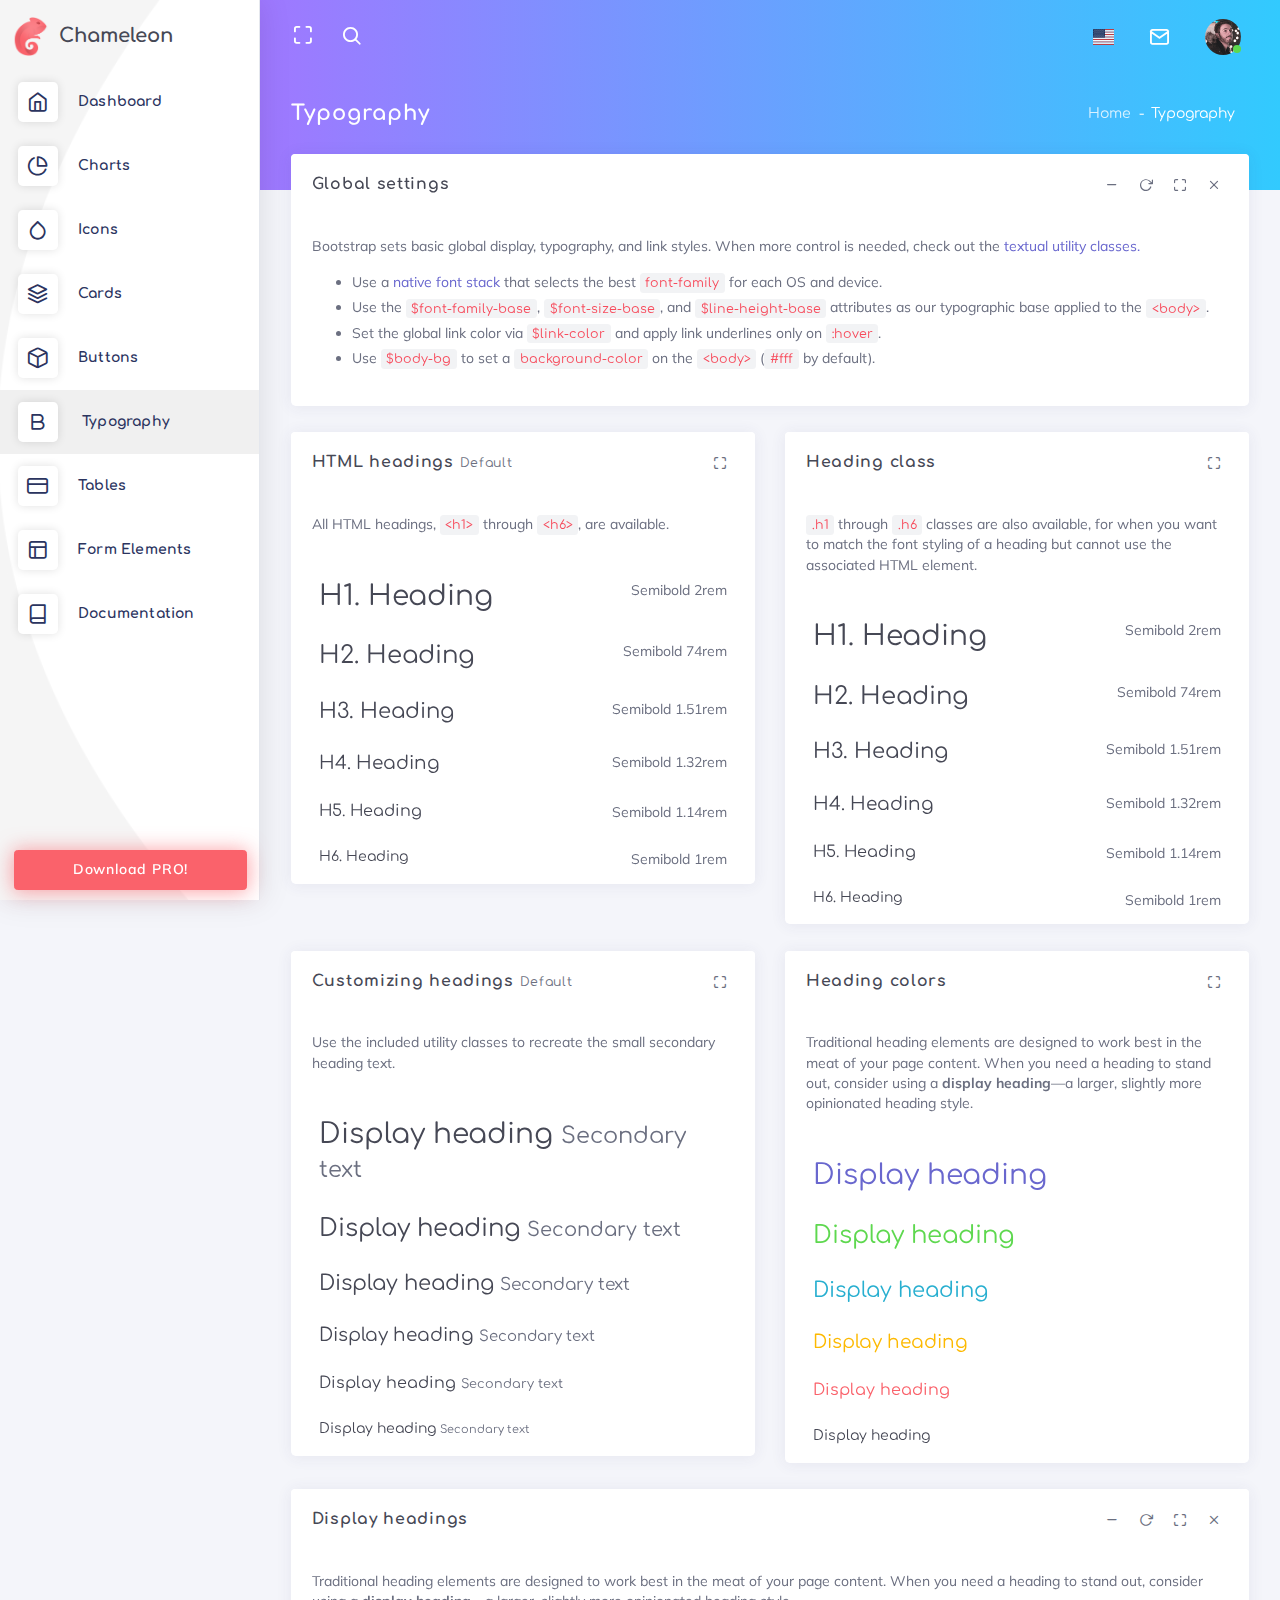
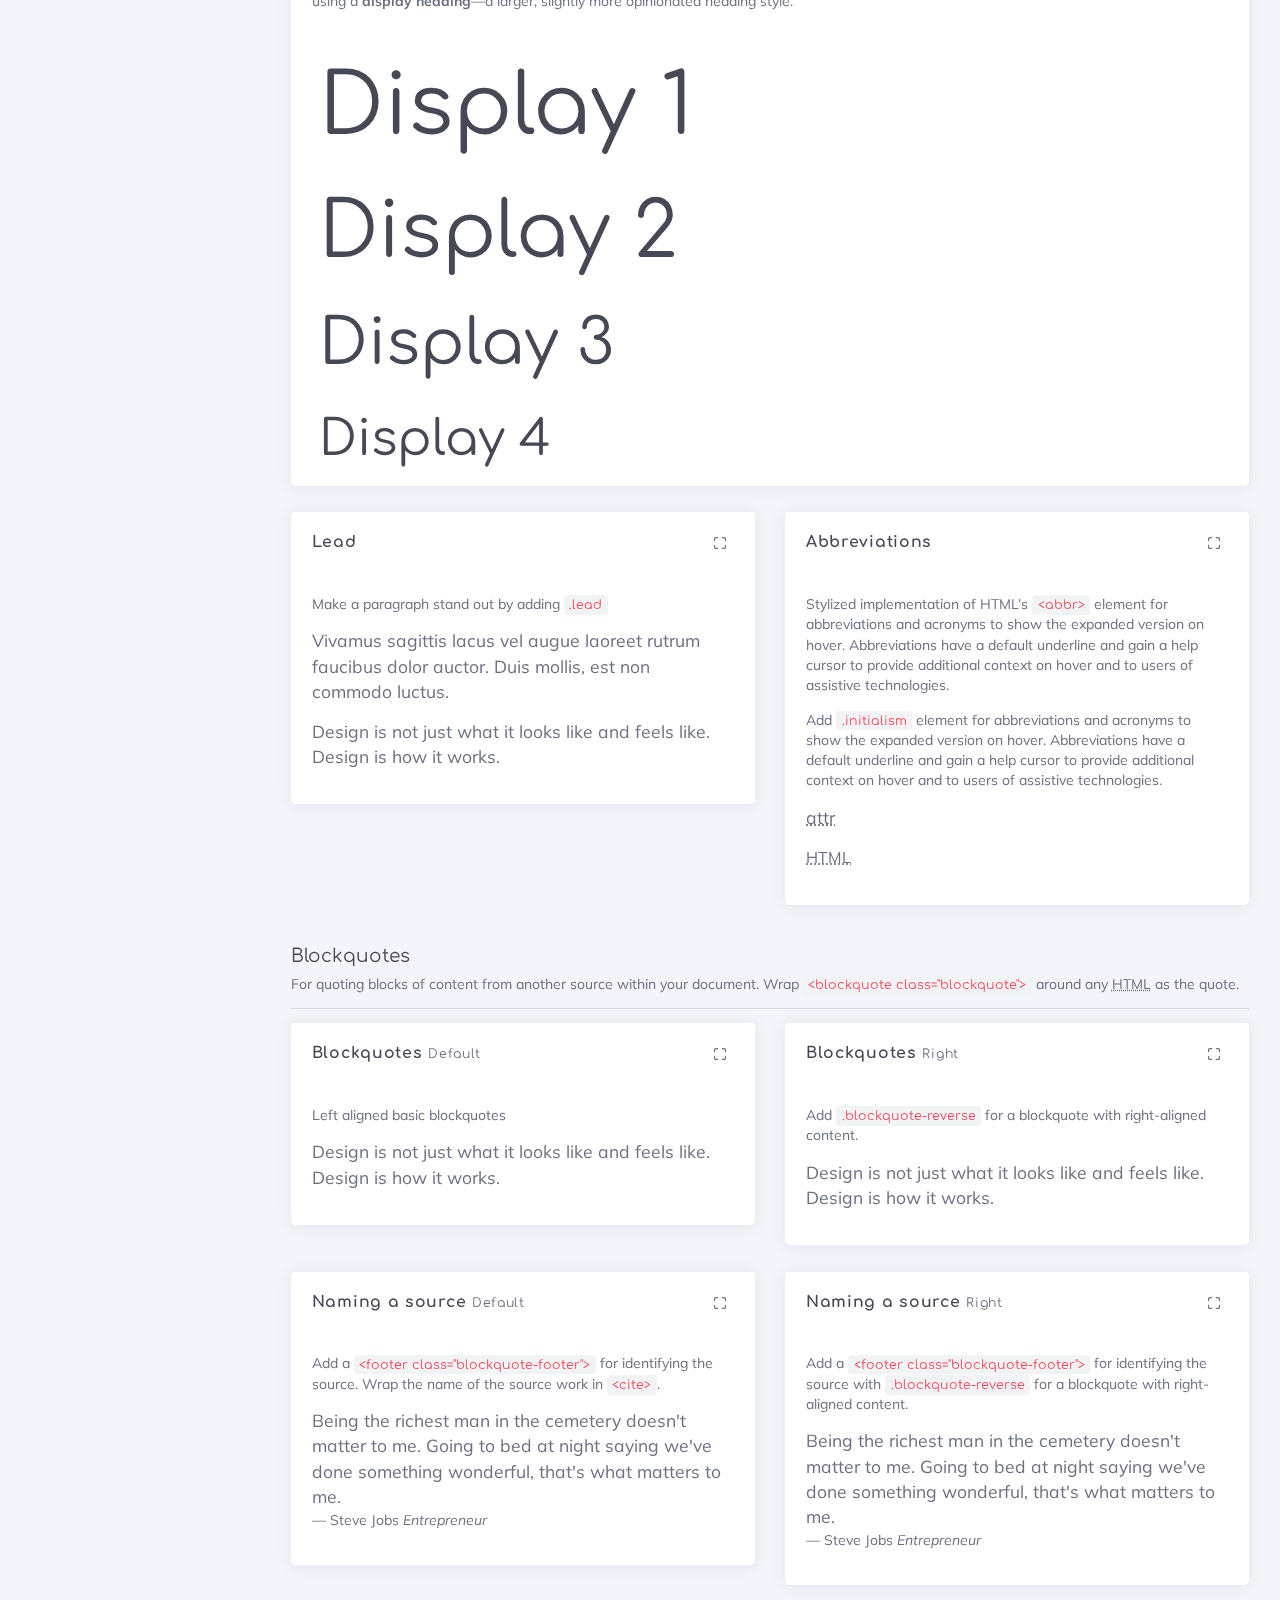
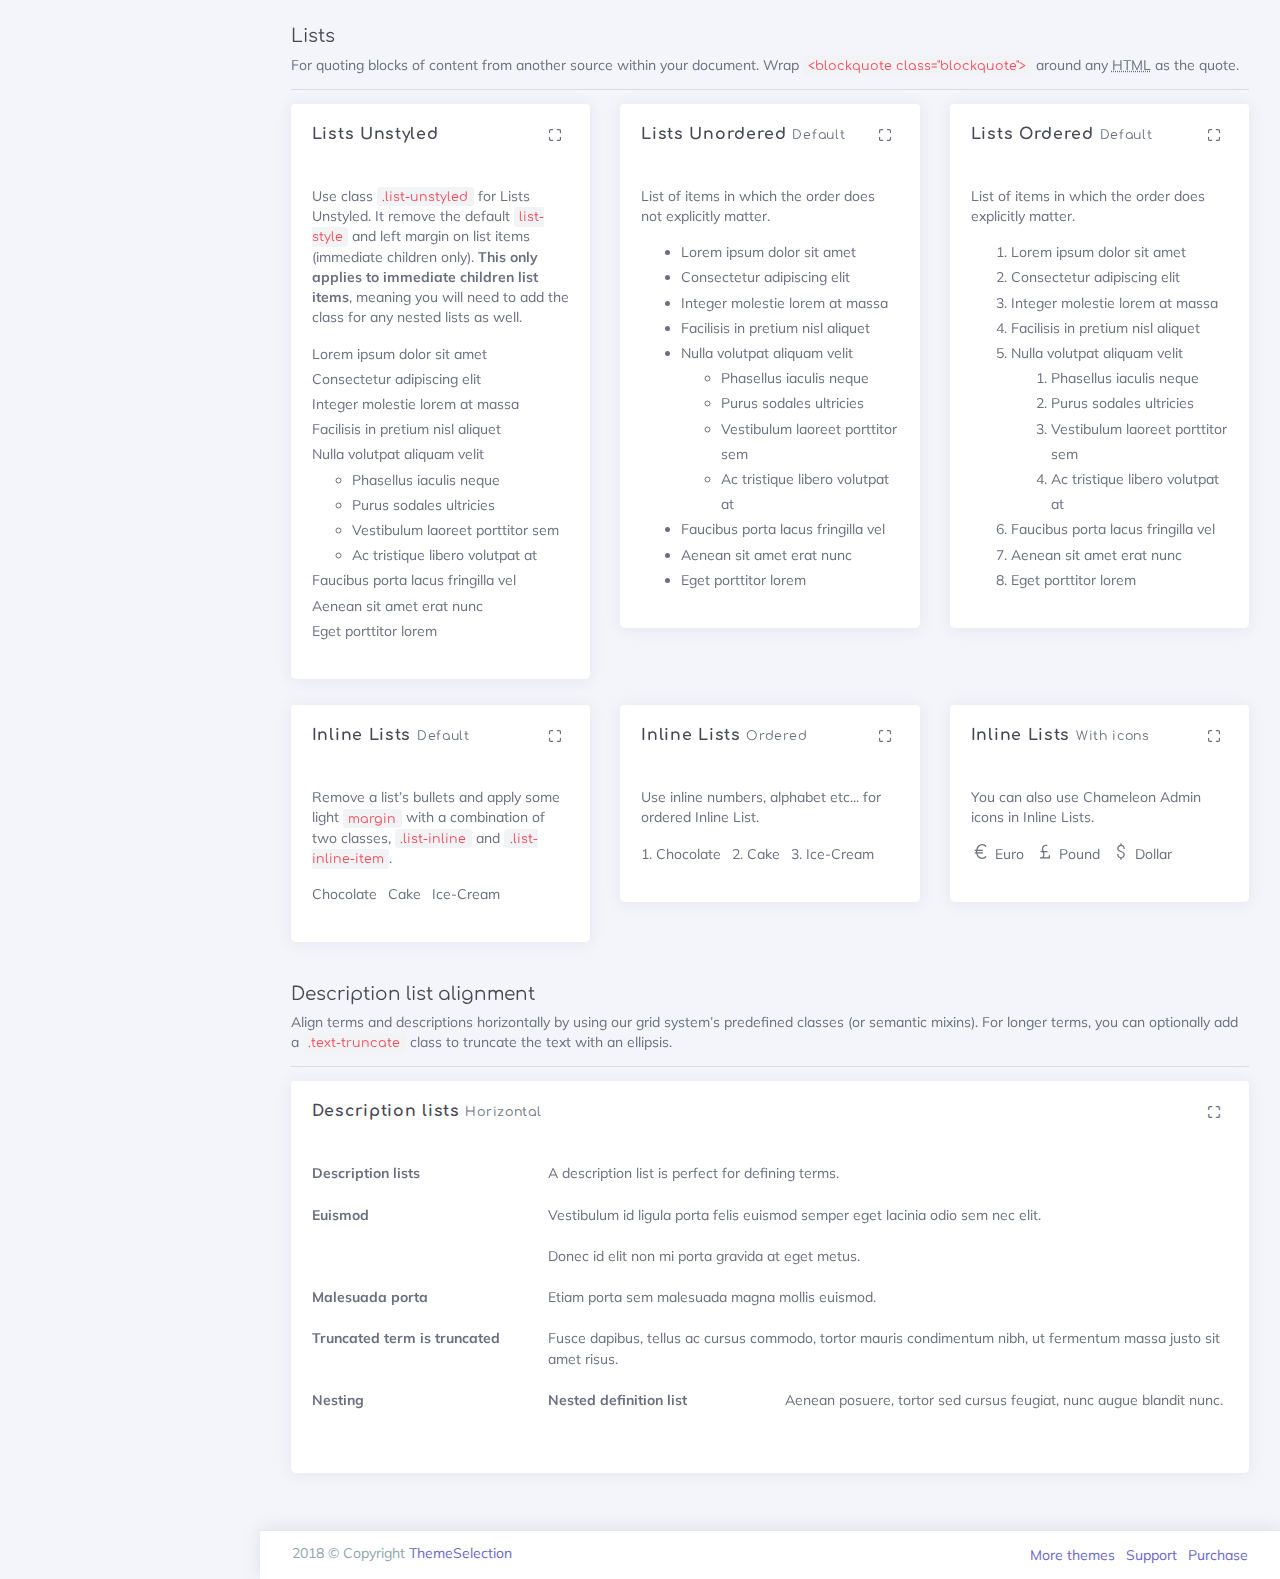
<file: typography.html>
<!DOCTYPE html>
<html class="loading" lang="en" data-textdirection="ltr">
  <head>
    <meta http-equiv="Content-Type" content="text/html; charset=UTF-8">
    <meta http-equiv="X-UA-Compatible" content="IE=edge">
    <meta name="viewport" content="width=device-width, initial-scale=1.0, user-scalable=0, minimal-ui">
    <meta name="description" content="Chameleon Admin is a modern Bootstrap 4 webapp &amp; admin dashboard html template with a large number of components, elegant design, clean and organized code.">
    <meta name="keywords" content="admin template, Chameleon admin template, dashboard template, gradient admin template, responsive admin template, webapp, eCommerce dashboard, analytic dashboard">
    <meta name="author" content="ThemeSelect">
    <title>Typography - Chameleon Admin - Modern Bootstrap 4 WebApp & Dashboard HTML Template + UI Kit</title>
    <link rel="apple-touch-icon" href="theme-assets/images/ico/apple-icon-120.png">
    <link rel="shortcut icon" type="image/x-icon" href="theme-assets/images/ico/favicon.ico">
    <link href="https://fonts.googleapis.com/css?family=Muli:300,300i,400,400i,600,600i,700,700i%7CComfortaa:300,400,700" rel="stylesheet">
    <link href="https://maxcdn.icons8.com/fonts/line-awesome/1.1/css/line-awesome.min.css" rel="stylesheet">
    <!-- BEGIN VENDOR CSS-->
    <link rel="stylesheet" type="text/css" href="theme-assets/css/vendors.css">
    <!-- END VENDOR CSS-->
    <!-- BEGIN CHAMELEON  CSS-->
    <link rel="stylesheet" type="text/css" href="theme-assets/css/app-lite.css">
    <!-- END CHAMELEON  CSS-->
    <!-- BEGIN Page Level CSS-->
    <link rel="stylesheet" type="text/css" href="theme-assets/css/core/menu/menu-types/vertical-menu.css">
    <link rel="stylesheet" type="text/css" href="theme-assets/css/core/colors/palette-gradient.css">
    <!-- END Page Level CSS-->
    <!-- BEGIN Custom CSS-->
    <!-- END Custom CSS-->
  </head>
  <body class="vertical-layout vertical-menu 2-columns   menu-expanded fixed-navbar" data-open="click" data-menu="vertical-menu" data-color="bg-gradient-x-purple-blue" data-col="2-columns">

    <!-- fixed-top-->
    <nav class="header-navbar navbar-expand-md navbar navbar-with-menu navbar-without-dd-arrow fixed-top navbar-semi-light">
      <div class="navbar-wrapper">
        <div class="navbar-container content">
          <div class="collapse navbar-collapse show" id="navbar-mobile">
            <ul class="nav navbar-nav mr-auto float-left">
              <li class="nav-item d-block d-md-none"><a class="nav-link nav-menu-main menu-toggle hidden-xs" href="#"><i class="ft-menu"></i></a></li>
              <li class="nav-item d-none d-md-block"><a class="nav-link nav-link-expand" href="#"><i class="ficon ft-maximize"></i></a></li>
              <li class="nav-item dropdown navbar-search"><a class="nav-link dropdown-toggle hide" data-toggle="dropdown" href="#"><i class="ficon ft-search"></i></a>
                <ul class="dropdown-menu">
                  <li class="arrow_box">
                    <form>
                      <div class="input-group search-box">
                        <div class="position-relative has-icon-right full-width">
                          <input class="form-control" id="search" type="text" placeholder="Search here...">
                          <div class="form-control-position navbar-search-close"><i class="ft-x">   </i></div>
                        </div>
                      </div>
                    </form>
                  </li>
                </ul>
              </li>
            </ul>
            <ul class="nav navbar-nav float-right">         
              <li class="dropdown dropdown-language nav-item"><a class="dropdown-toggle nav-link" id="dropdown-flag" href="#" data-toggle="dropdown" aria-haspopup="true" aria-expanded="false"><i class="flag-icon flag-icon-us"></i><span class="selected-language"></span></a>
                <div class="dropdown-menu" aria-labelledby="dropdown-flag">
                  <div class="arrow_box"><a class="dropdown-item" href="#"><i class="flag-icon flag-icon-us"></i> English</a><a class="dropdown-item" href="#"><i class="flag-icon flag-icon-cn"></i> Chinese</a><a class="dropdown-item" href="#"><i class="flag-icon flag-icon-ru"></i> Russian</a><a class="dropdown-item" href="#"><i class="flag-icon flag-icon-fr"></i> French</a><a class="dropdown-item" href="#"><i class="flag-icon flag-icon-es"></i> Spanish</a></div>
                </div>
              </li>
            </ul>
            <ul class="nav navbar-nav float-right">
              <li class="dropdown dropdown-notification nav-item"><a class="nav-link nav-link-label" href="#" data-toggle="dropdown"><i class="ficon ft-mail">             </i></a>
                <div class="dropdown-menu dropdown-menu-right">
                  <div class="arrow_box_right"><a class="dropdown-item" href="#"><i class="ft-book"></i> Read Mail</a><a class="dropdown-item" href="#"><i class="ft-bookmark"></i> Read Later</a><a class="dropdown-item" href="#"><i class="ft-check-square"></i> Mark all Read       </a></div>
                </div>
              </li>
              <li class="dropdown dropdown-user nav-item"><a class="dropdown-toggle nav-link dropdown-user-link" href="#" data-toggle="dropdown">             <span class="avatar avatar-online"><img src="theme-assets/images/portrait/small/avatar-s-19.png" alt="avatar"><i></i></span></a>
                <div class="dropdown-menu dropdown-menu-right">
                  <div class="arrow_box_right"><a class="dropdown-item" href="#"><span class="avatar avatar-online"><img src="theme-assets/images/portrait/small/avatar-s-19.png" alt="avatar"><span class="user-name text-bold-700 ml-1">John Doe</span></span></a>
                    <div class="dropdown-divider"></div><a class="dropdown-item" href="#"><i class="ft-user"></i> Edit Profile</a><a class="dropdown-item" href="#"><i class="ft-mail"></i> My Inbox</a><a class="dropdown-item" href="#"><i class="ft-check-square"></i> Task</a><a class="dropdown-item" href="#"><i class="ft-message-square"></i> Chats</a>
                    <div class="dropdown-divider"></div><a class="dropdown-item" href="#"><i class="ft-power"></i> Logout</a>
                  </div>
                </div>
              </li>
            </ul>
          </div>
        </div>
      </div>
    </nav>

    <!-- ////////////////////////////////////////////////////////////////////////////-->


    <div class="main-menu menu-fixed menu-light menu-accordion    menu-shadow " data-scroll-to-active="true" data-img="theme-assets/images/backgrounds/02.jpg">
      <div class="navbar-header">
        <ul class="nav navbar-nav flex-row">       
          <li class="nav-item mr-auto"><a class="navbar-brand" href="index.html"><img class="brand-logo" alt="Chameleon admin logo" src="theme-assets/images/logo/logo.png"/>
              <h3 class="brand-text">Chameleon</h3></a></li>
          <li class="nav-item d-md-none"><a class="nav-link close-navbar"><i class="ft-x"></i></a></li>
        </ul>
      </div>
      <div class="main-menu-content">
        <ul class="navigation navigation-main" id="main-menu-navigation" data-menu="menu-navigation">
          <li class=" nav-item"><a href="index.html"><i class="ft-home"></i><span class="menu-title" data-i18n="">Dashboard</span></a>
          </li>
          <li class=" nav-item"><a href="charts.html"><i class="ft-pie-chart"></i><span class="menu-title" data-i18n="">Charts</span></a>
          </li>
          <li class=" nav-item"><a href="icons.html"><i class="ft-droplet"></i><span class="menu-title" data-i18n="">Icons</span></a>
          </li>
          <li class=" nav-item"><a href="cards.html"><i class="ft-layers"></i><span class="menu-title" data-i18n="">Cards</span></a>
          </li>
          <li class=" nav-item"><a href="buttons.html"><i class="ft-box"></i><span class="menu-title" data-i18n="">Buttons</span></a>
          </li>
          <li class="active"><a href="typography.html"><i class="ft-bold"></i><span class="menu-title" data-i18n="">Typography</span></a>
          </li>
          <li class=" nav-item"><a href="tables.html"><i class="ft-credit-card"></i><span class="menu-title" data-i18n="">Tables</span></a>
          </li>
          <li class=" nav-item"><a href="form-elements.html"><i class="ft-layout"></i><span class="menu-title" data-i18n="">Form Elements</span></a>
          </li>
          <li class=" nav-item"><a href="https://themeselection.com/demo/chameleon-admin-template/documentation"><i class="ft-book"></i><span class="menu-title" data-i18n="">Documentation</span></a>
          </li>
        </ul>
      </div><a class="btn btn-danger btn-block btn-glow btn-upgrade-pro mx-1" href="https://themeselection.com/products/chameleon-admin-modern-bootstrap-webapp-dashboard-html-template-ui-kit/" target="_blank">Download PRO!</a>
      <div class="navigation-background"></div>
    </div>

    <div class="app-content content">
      <div class="content-wrapper">
        <div class="content-wrapper-before"></div>
        <div class="content-header row">
          <div class="content-header-left col-md-4 col-12 mb-2">
            <h3 class="content-header-title">Typography</h3>
          </div>
          <div class="content-header-right col-md-8 col-12">
            <div class="breadcrumbs-top float-md-right">
              <div class="breadcrumb-wrapper mr-1">
                <ol class="breadcrumb">
                  <li class="breadcrumb-item"><a href="index.html">Home</a>
                  </li>
                  <li class="breadcrumb-item active">Typography
                  </li>
                </ol>
              </div>
            </div>
          </div>
        </div>
        <div class="content-body"><!--native-font-stack -->
<section id="global-settings" class="card">
    <div class="card-header">
        <h4 class="card-title">Global settings</h4>
        <a class="heading-elements-toggle"><i class="la la-ellipsis-v font-medium-3"></i></a>
                <div class="heading-elements">
            <ul class="list-inline mb-0">
                <li><a data-action="collapse"><i class="ft-minus"></i></a></li>
                <li><a data-action="reload"><i class="ft-rotate-cw"></i></a></li>
                <li><a data-action="expand"><i class="ft-maximize"></i></a></li>
                <li><a data-action="close"><i class="ft-x"></i></a></li>
            </ul>
        </div>
    </div>
    <div class="card-content">
        <div class="card-body">
            <div class="card-text">
                <p>Bootstrap sets basic global display, typography, and link styles. When more control is needed, check out the <a href="https://getbootstrap.com/docs/4.0/utilities/text/" target="_blank">textual utility classes.</a></p>
                <ul>
                    <li>Use a <a href="/content/reboot/#native-font-stack">native font stack</a> that selects the best <code class="highlighter-rouge">font-family</code> for each OS and device.</li>
                    <li>Use the <code class="highlighter-rouge">$font-family-base</code>, <code class="highlighter-rouge">$font-size-base</code>, and <code class="highlighter-rouge">$line-height-base</code> attributes as our typographic base applied to the <code class="highlighter-rouge">&lt;body&gt;</code>.</li>
                    <li>Set the global link color via <code class="highlighter-rouge">$link-color</code> and apply link underlines only on <code class="highlighter-rouge">:hover</code>.</li>
                    <li>Use <code class="highlighter-rouge">$body-bg</code> to set a <code class="highlighter-rouge">background-color</code> on the <code class="highlighter-rouge">&lt;body&gt;</code> (<code class="highlighter-rouge">#fff</code> by default).</li>
                </ul>
            </div>
        </div>
    </div>
</section>
<!--/ Global settings -->

<!-- Headings -->
<section id="html-headings-default" class="row match-height">
    <div class="col-sm-12 col-md-6">
        <div class="card">
            <div class="card-header">
                <h4 class="card-title">HTML headings <small class="text-muted">Default</small></h4>
                <a class="heading-elements-toggle"><i class="la la-ellipsis-v font-medium-3"></i></a>
                <div class="heading-elements">
                    <ul class="list-inline mb-0">
                        <li><a data-action="expand"><i class="ft-maximize"></i></a></li>
                    </ul>
                </div>
            </div>
            <div class="card-content">
                <div class="card-body">
                    <div class="card-text">
                        <p>All HTML headings, <code class="highlighter-rouge">&lt;h1&gt;</code> through <code class="highlighter-rouge">&lt;h6&gt;</code>, are available.</p>
                    </div>
                </div>
                <div class="table-responsive">
                    <table class="table table-borderless mb-0">
                        <tbody>
                            <tr>
                                <td>
                                    <h1>H1. Heading</h1></td>
                                <td class="type-info text-right">Semibold 2rem</td>
                            </tr>
                            <tr>
                                <td>
                                    <h2>H2. Heading</h2></td>
                                <td class="type-info text-right">Semibold 74rem</td>
                            </tr>
                            <tr>
                                <td>
                                    <h3>H3. Heading</h3></td>
                                <td class="type-info text-right">Semibold 1.51rem</td>
                            </tr>
                            <tr>
                                <td>
                                    <h4>H4. Heading</h4></td>
                                <td class="type-info text-right">Semibold 1.32rem</td>
                            </tr>
                            <tr>
                                <td>
                                    <h5>H5. Heading</h5></td>
                                <td class="type-info text-right">Semibold 1.14rem</td>
                            </tr>
                            <tr>
                                <td>
                                    <h6>H6. Heading</h6></td>
                                <td class="type-info text-right">Semibold 1rem</td>
                            </tr>
                        </tbody>
                    </table>
                </div>
            </div>
        </div>
    </div>
    <div class="col-sm-12 col-md-6">
        <div class="card">
            <div class="card-header">
                <h4 class="card-title">Heading class</h4>
                <a class="heading-elements-toggle"><i class="la la-ellipsis-v font-medium-3"></i></a>
                <div class="heading-elements">
                    <ul class="list-inline mb-0">
                        <li><a data-action="expand"><i class="ft-maximize"></i></a></li>
                    </ul>
                </div>
            </div>
            <div class="card-content">
                <div class="card-body">
                    <div class="card-text">
                        <p><code class="highlighter-rouge">.h1</code> through <code class="highlighter-rouge">.h6</code> classes are also available, for when you want to match the font styling of a heading but cannot use the associated HTML element.</p>
                    </div>
                </div>
                <div class="table-responsive">
                    <table class="table table-borderless mb-0">
                        <tbody>
                            <tr>
                                <td>
                                    <p class="h1">H1. Heading</p>
                                </td>
                                <td class="type-info text-right">Semibold 2rem</td>
                            </tr>
                            <tr>
                                <td>
                                    <p class="h2">H2. Heading</p>
                                </td>
                                <td class="type-info text-right">Semibold 74rem</td>
                            </tr>
                            <tr>
                                <td>
                                    <p class="h3">H3. Heading</p>
                                </td>
                                <td class="type-info text-right">Semibold 1.51rem</td>
                            </tr>
                            <tr>
                                <td>
                                    <p class="h4">H4. Heading</p>
                                </td>
                                <td class="type-info text-right">Semibold 1.32rem</td>
                            </tr>
                            <tr>
                                <td>
                                    <p class="h5">H5. Heading</p>
                                </td>
                                <td class="type-info text-right">Semibold 1.14rem</td>
                            </tr>
                            <tr>
                                <td>
                                    <p class="h6">H6. Heading</p>
                                </td>
                                <td class="type-info text-right">Semibold 1rem</td>
                            </tr>
                        </tbody>
                    </table>
                </div>
            </div>
        </div>
    </div>
</section>
<!--/ Headings -->

<!-- Customizing headings -->
<section id="customizing-headings-default" class="row">
    <div class="col-sm-12 col-md-6">
        <div class="card">
            <div class="card-header">
                <h4 class="card-title">Customizing headings <small class="text-muted">Default</small></h4>
                <a class="heading-elements-toggle"><i class="la la-ellipsis-v font-medium-3"></i></a>
                <div class="heading-elements">
                    <ul class="list-inline mb-0">
                        <li><a data-action="expand"><i class="ft-maximize"></i></a></li>
                    </ul>
                </div>
            </div>
            <div class="card-content">
                <div class="card-body">
                    <div class="card-text">
                        <p>Use the included utility classes to recreate the small secondary heading text.</p>
                    </div>
                </div>
                <div class="table-responsive">
                    <table class="table table-borderless mb-0">
                        <tbody>
                            <tr>
                                <td>
                                    <h1>Display heading <small class="text-muted">Secondary text</small></h1></td>
                            </tr>
                            <tr>
                                <td>
                                    <h2>Display heading <small class="text-muted">Secondary text</small></h2></td>
                            </tr>
                            <tr>
                                <td>
                                    <h3>Display heading <small class="text-muted">Secondary text</small></h3></td>
                            </tr>
                            <tr>
                                <td>
                                    <h4>Display heading <small class="text-muted">Secondary text</small></h4></td>
                            </tr>
                            <tr>
                                <td>
                                    <h5>Display heading <small class="text-muted">Secondary text</small></h5></td>
                            </tr>
                            <tr>
                                <td>
                                    <h6>Display heading <small class="text-muted">Secondary text</small></h6></td>
                            </tr>
                        </tbody>
                    </table>
                </div>
            </div>
        </div>
    </div>
    <div class="col-sm-12 col-md-6">
        <div class="card">
            <div class="card-header">
                <h4 class="card-title">Heading colors</h4>
                <a class="heading-elements-toggle"><i class="la la-ellipsis-v font-medium-3"></i></a>
                <div class="heading-elements">
                    <ul class="list-inline mb-0">
                        <li><a data-action="expand"><i class="ft-maximize"></i></a></li>
                    </ul>
                </div>
            </div>
            <div class="card-content">
                <div class="card-body">
                    <div class="card-text">
                        <p>Traditional heading elements are designed to work best in the meat of your page content. When you need a heading to stand out, consider using a <strong>display heading</strong>—a larger, slightly more opinionated heading style.</p>
                    </div>
                </div>
                <div class="table-responsive">
                    <table class="table table-borderless mb-0">
                        <tbody>
                            <tr>
                                <td>
                                    <h1 class="primary">Display heading</h1></td>
                            </tr>
                            <tr>
                                <td>
                                    <h2 class="success">Display heading</h2></td>
                            </tr>
                            <tr>
                                <td>
                                    <h3 class="info">Display heading</h3></td>
                            </tr>
                            <tr>
                                <td>
                                    <h4 class="warning">Display heading</h4></td>
                            </tr>
                            <tr>
                                <td>
                                    <h5 class="danger">Display heading</h5></td>
                            </tr>
                            <tr>
                                <td>
                                    <h6 class="">Display heading</h6></td>
                            </tr>
                        </tbody>
                    </table>
                </div>
            </div>
        </div>
    </div>
</section>
<!--/ Headings -->

<!-- Display headings -->
<section id="display-headings" class="card">
    <div class="card-header">
        <h4 class="card-title">Display headings</h4>
        <a class="heading-elements-toggle"><i class="la la-ellipsis-v font-medium-3"></i></a>
                <div class="heading-elements">
            <ul class="list-inline mb-0">
                <li><a data-action="collapse"><i class="ft-minus"></i></a></li>
                <li><a data-action="reload"><i class="ft-rotate-cw"></i></a></li>
                <li><a data-action="expand"><i class="ft-maximize"></i></a></li>
                <li><a data-action="close"><i class="ft-x"></i></a></li>
            </ul>
        </div>
    </div>
    <div class="card-content">
        <div class="card-body">
            <div class="card-text">
                <p>Traditional heading elements are designed to work best in the meat of your page content. When you need a heading to stand out, consider using a <strong>display heading</strong>—a larger, slightly more opinionated heading style.</p>
            </div>
        </div>
        <div class="table-responsive">
            <table class="table table-borderless mb-0">
                <tbody>
                    <tr>
                        <td>
                            <h1 class="display-1">Display 1</h1></td>
                    </tr>
                    <tr>
                        <td>
                            <h1 class="display-2">Display 2</h1></td>
                    </tr>
                    <tr>
                        <td>
                            <h1 class="display-3">Display 3</h1></td>
                    </tr>
                    <tr>
                        <td>
                            <h1 class="display-4">Display 4</h1></td>
                    </tr>
                </tbody>
            </table>
        </div>
    </div>
</section>
<!--/ Headings-->

<!-- Lead & Abbreviations -->

<section id="lead" class="row">
    <div class="col-sm-12 col-md-6">
        <div class="card">
            <div class="card-header">
                <h4 class="card-title">Lead</h4>
                <a class="heading-elements-toggle"><i class="la la-ellipsis-v font-medium-3"></i></a>
                <div class="heading-elements">
                    <ul class="list-inline mb-0">
                        <li><a data-action="expand"><i class="ft-maximize"></i></a></li>
                    </ul>
                </div>
            </div>
            <div class="card-content">
                <div class="card-body">
                    <div class="card-text">
                        <p>Make a paragraph stand out by adding <code class="highlighter-rouge">.lead</code> </p>
                        <blockquote class="blockquote">
                            <p class="lead">
                                Vivamus sagittis lacus vel augue laoreet rutrum faucibus dolor auctor. Duis mollis, est non commodo luctus.
                            </p>
                            <p class="lead">
                                Design is not just what it looks like and feels like. Design is how it works.
                            </p>
                        </blockquote>
                    </div>
                </div>
            </div>
        </div>
    </div>
    <div class="col-sm-12 col-md-6">
        <div class="card">
            <div class="card-header">
                <h4 class="card-title">Abbreviations</h4>
                <a class="heading-elements-toggle"><i class="la la-ellipsis-v font-medium-3"></i></a>
                <div class="heading-elements">
                    <ul class="list-inline mb-0">
                        <li><a data-action="expand"><i class="ft-maximize"></i></a></li>
                    </ul>
                </div>
            </div>
            <div class="card-content">
                <div class="card-body">
                    <div class="card-text">
                        <p>Stylized implementation of HTML’s  <code class="highlighter-rouge">&lt;abbr&gt;</code> element for abbreviations and acronyms to show the expanded version on hover. Abbreviations have a default underline and gain a help cursor to provide additional context on hover and to users of assistive technologies.</p>
                        <p>Add <code class="highlighter-rouge">.initialism</code> element for abbreviations and acronyms to show the expanded version on hover. Abbreviations have a default underline and gain a help cursor to provide additional context on hover and to users of assistive technologies.</p>
                        <blockquote class="blockquote">
                            <p><abbr title="attribute">attr</abbr></p>
                            <p><abbr title="HyperText Markup Language" class="initialism">HTML</abbr></p>
                        </blockquote>
                    </div>
                </div>
            </div>
        </div>
    </div>
</section>

<!--/ Lead & Abbreviations -->

<!-- Blockquotes -->
<section id="blockquotes" class="row">
    <div class="col-md-12 mt-1">
        <div class="group-area">
            <h4>Blockquotes</h4>
            <p>For quoting blocks of content from another source within your document. Wrap <code class="highlighter-rouge">&lt;blockquote class="blockquote"&gt;</code> around any
                <abbr title="HyperText Markup Language">HTML</abbr> as the quote.</p>
            <hr>
        </div>
    </div>
</section>

<!-- Blockquotes basic-->
<section id="blockquotes-default" class="row">
    <div class="col-sm-12 col-md-6">
        <div class="card">
            <div class="card-header">
                <h4 class="card-title">Blockquotes <small class="text-muted">Default</small></h4>
                <a class="heading-elements-toggle"><i class="la la-ellipsis-v font-medium-3"></i></a>
                <div class="heading-elements">
                    <ul class="list-inline mb-0">
                        <li><a data-action="expand"><i class="ft-maximize"></i></a></li>
                    </ul>
                </div>
            </div>
            <div class="card-content">
                <div class="card-body">
                    <div class="card-text">
                        <p>Left aligned basic blockquotes</p>
                        <blockquote class="blockquote">
                            <p class="mb-0">Design is not just what it looks like and feels like. Design is how it works.</p>
                        </blockquote>
                    </div>
                </div>
            </div>
        </div>
    </div>
    <div class="col-sm-12 col-md-6">
        <div class="card">
            <div class="card-header">
                <h4 class="card-title">Blockquotes <small class="text-muted">Right</small></h4>
                <a class="heading-elements-toggle"><i class="la la-ellipsis-v font-medium-3"></i></a>
                <div class="heading-elements">
                    <ul class="list-inline mb-0">
                        <li><a data-action="expand"><i class="ft-maximize"></i></a></li>
                    </ul>
                </div>
            </div>
            <div class="card-content">
                <div class="card-body">
                    <div class="card-text">
                        <p>Add <code class="highlighter-rouge">.blockquote-reverse</code> for a blockquote with right-aligned content.</p>
                        <blockquote class="blockquote">
                            <p class="mb-0">Design is not just what it looks like and feels like. Design is how it works.</p>
                        </blockquote>
                    </div>
                </div>
            </div>
        </div>
    </div>
</section>
<!--/ Blockquotes basic -->

<!-- Naming a source -->
<section id="naming-a-source-default" class="row">
    <div class="col-sm-12 col-md-6">
        <div class="card">
            <div class="card-header">
                <h4 class="card-title">Naming a source <small class="text-muted">Default</small></h4>
                <a class="heading-elements-toggle"><i class="la la-ellipsis-v font-medium-3"></i></a>
                <div class="heading-elements">
                    <ul class="list-inline mb-0">
                        <li><a data-action="expand"><i class="ft-maximize"></i></a></li>
                    </ul>
                </div>
            </div>
            <div class="card-content">
                <div class="card-body">
                    <div class="card-text">
                        <p>Add a <code class="highlighter-rouge">&lt;footer class="blockquote-footer"&gt;</code> for identifying the source. Wrap the name of the source work in <code class="highlighter-rouge">&lt;cite&gt;</code>.</p>
                        <blockquote class="blockquote">
                            <p class="mb-0">Being the richest man in the cemetery doesn't matter to me. Going to bed at night saying we've done something wonderful, that's what matters to me.</p>
                            <footer class="blockquote-footer">Steve Jobs
                                <cite title="Source Title">Entrepreneur</cite>
                            </footer>
                        </blockquote>
                    </div>
                </div>
            </div>
        </div>
    </div>
    <div class="col-sm-12 col-md-6">
        <div class="card">
            <div class="card-header">
                <h4 class="card-title">Naming a source <small class="text-muted">Right</small></h4>
                <a class="heading-elements-toggle"><i class="la la-ellipsis-v font-medium-3"></i></a>
                <div class="heading-elements">
                    <ul class="list-inline mb-0">
                        <li><a data-action="expand"><i class="ft-maximize"></i></a></li>
                    </ul>
                </div>
            </div>
            <div class="card-content">
                <div class="card-body">
                    <div class="card-text">
                        <p>Add a <code class="highlighter-rouge">&lt;footer class="blockquote-footer"&gt;</code> for identifying the source with <code class="highlighter-rouge">.blockquote-reverse</code> for a blockquote with right-aligned content.</p>
                        <blockquote class="blockquote blockquote-reverse">
                            <p class="mb-0">Being the richest man in the cemetery doesn't matter to me. Going to bed at night saying we've done something wonderful, that's what matters to me.</p>
                            <footer class="blockquote-footer">Steve Jobs
                                <cite title="Source Title">Entrepreneur</cite>
                            </footer>
                        </blockquote>
                    </div>
                </div>
            </div>
        </div>
    </div>
</section>
<!--/ Naming a source -->

<!-- Lists -->
<section id="lists">
<div class="row">
    <div class="col-md-12 mt-1">
        <div class="group-area">
            <h4>Lists</h4>
            <p>For quoting blocks of content from another source within your document. Wrap <code class="highlighter-rouge">&lt;blockquote class="blockquote"&gt;</code> around any
                <abbr title="HyperText Markup Language">HTML</abbr> as the quote.</p>
            <hr>
        </div>
    </div>
</div>
<div class="row match-height">
    <!-- Lists Unstyled -->
    <div class="col-sm-12 col-md-4">
        <div class="card">
            <div class="card-header">
                <h4 class="card-title">Lists Unstyled</h4>
                <a class="heading-elements-toggle"><i class="la la-ellipsis-v font-medium-3"></i></a>
                <div class="heading-elements">
                    <ul class="list-inline mb-0">
                        <li><a data-action="expand"><i class="ft-maximize"></i></a></li>
                    </ul>
                </div>
            </div>
            <div class="card-content">
                <div class="card-body">
                    <div class="card-text">
                        <p>Use class <code>.list-unstyled</code> for Lists Unstyled. It remove the default <code class="highlighter-rouge">list-style</code> and left margin on list items (immediate children only). <strong>This only applies to immediate children list items</strong>, meaning you will need to add the class for any nested lists as well.</p>
                        <ul class="list-unstyled">
                            <li>Lorem ipsum dolor sit amet</li>
                            <li>Consectetur adipiscing elit</li>
                            <li>Integer molestie lorem at massa</li>
                            <li>Facilisis in pretium nisl aliquet</li>
                            <li>Nulla volutpat aliquam velit
                                <ul>
                                    <li>Phasellus iaculis neque</li>
                                    <li>Purus sodales ultricies</li>
                                    <li>Vestibulum laoreet porttitor sem</li>
                                    <li>Ac tristique libero volutpat at</li>
                                </ul>
                            </li>
                            <li>Faucibus porta lacus fringilla vel</li>
                            <li>Aenean sit amet erat nunc</li>
                            <li>Eget porttitor lorem</li>
                        </ul>
                    </div>
                </div>
            </div>
        </div>
    </div>
    <!-- Lists Unstyled -->
    <!-- Lists Unordered -->
    <div class="col-sm-12 col-md-4">
        <div class="card">
            <div class="card-header">
                <h4 class="card-title">Lists Unordered <small class="text-muted">Default</small></h4>
                <a class="heading-elements-toggle"><i class="la la-ellipsis-v font-medium-3"></i></a>
                <div class="heading-elements">
                    <ul class="list-inline mb-0">
                        <li><a data-action="expand"><i class="ft-maximize"></i></a></li>
                    </ul>
                </div>
            </div>
            <div class="card-content">
                <div class="card-body">
                    <p>List of items in which the order does not explicitly matter.</p>
                    <div class="card-text">
                        <ul>
                            <li>Lorem ipsum dolor sit amet</li>
                            <li>Consectetur adipiscing elit</li>
                            <li>Integer molestie lorem at massa</li>
                            <li>Facilisis in pretium nisl aliquet</li>
                            <li>Nulla volutpat aliquam velit
                                <ul>
                                    <li>Phasellus iaculis neque</li>
                                    <li>Purus sodales ultricies</li>
                                    <li>Vestibulum laoreet porttitor sem</li>
                                    <li>Ac tristique libero volutpat at</li>
                                </ul>
                            </li>
                            <li>Faucibus porta lacus fringilla vel</li>
                            <li>Aenean sit amet erat nunc</li>
                            <li>Eget porttitor lorem</li>
                        </ul>
                    </div>
                </div>
            </div>
        </div>
    </div>
    <!--/ Lists Unordered -->
    <!-- Lists Ordered -->
    <div class="col-sm-12 col-md-4">
        <div class="card">
            <div class="card-header">
                <h4 class="card-title">Lists Ordered <small class="text-muted">Default</small></h4>
                <a class="heading-elements-toggle"><i class="la la-ellipsis-v font-medium-3"></i></a>
                <div class="heading-elements">
                    <ul class="list-inline mb-0">
                        <li><a data-action="expand"><i class="ft-maximize"></i></a></li>
                    </ul>
                </div>
            </div>
            <div class="card-content">
                <div class="card-body">
                    <div class="card-text">
                        <p>List of items in which the order does explicitly matter.</p>
                        <ol>
                            <li>Lorem ipsum dolor sit amet</li>
                            <li>Consectetur adipiscing elit</li>
                            <li>Integer molestie lorem at massa</li>
                            <li>Facilisis in pretium nisl aliquet</li>
                            <li>Nulla volutpat aliquam velit
                                <ol>
                                    <li>Phasellus iaculis neque</li>
                                    <li>Purus sodales ultricies</li>
                                    <li>Vestibulum laoreet porttitor sem</li>
                                    <li>Ac tristique libero volutpat at</li>
                                </ol>
                            </li>
                            <li>Faucibus porta lacus fringilla vel</li>
                            <li>Aenean sit amet erat nunc</li>
                            <li>Eget porttitor lorem</li>
                        </ol>
                    </div>
                </div>
            </div>
        </div>
    </div>
    <!--/ Lists Ordered -->
</div>

<div class="row match-height">
    <!-- Inline Lists-->
    <div class="col-sm-12 col-md-4">
        <div class="card">
            <div class="card-header">
                <h4 class="card-title">Inline Lists <small class="text-muted">Default</small></h4>
                <a class="heading-elements-toggle"><i class="la la-ellipsis-v font-medium-3"></i></a>
                <div class="heading-elements">
                    <ul class="list-inline mb-0">
                        <li><a data-action="expand"><i class="ft-maximize"></i></a></li>
                    </ul>
                </div>
            </div>
            <div class="card-content">
                <div class="card-body">
                    <div class="card-text">
                        <p>Remove a list’s bullets and apply some light <code class="highlighter-rouge">margin</code> with a combination of two classes, <code class="highlighter-rouge">.list-inline</code> and <code class="highlighter-rouge">.list-inline-item</code>.</p>
                        <ul class="list-inline">
                          <li class="list-inline-item">Chocolate</li>
                          <li class="list-inline-item">Cake</li>
                          <li class="list-inline-item">Ice-Cream</li>
                        </ul>
                    </div>
                </div>
            </div>
        </div>
    </div>
    <!-- Inline Lists-->

    <!-- Inline Lists-->
    <div class="col-sm-12 col-md-4">
        <div class="card">
            <div class="card-header">
                <h4 class="card-title">Inline Lists <small class="text-muted">Ordered</small></h4>
                <a class="heading-elements-toggle"><i class="la la-ellipsis-v font-medium-3"></i></a>
                <div class="heading-elements">
                    <ul class="list-inline mb-0">
                        <li><a data-action="expand"><i class="ft-maximize"></i></a></li>
                    </ul>
                </div>
            </div>
            <div class="card-content">
                <div class="card-body">
                    <div class="card-text">
                        <p>Use inline numbers, alphabet  etc... for ordered Inline List.</p>
                        <ul class="list-inline">
                          <li class="list-inline-item">1. Chocolate</li>
                          <li class="list-inline-item">2. Cake</li>
                          <li class="list-inline-item">3. Ice-Cream</li>
                        </ul>
                    </div>
                </div>
            </div>
        </div>
    </div>
    <!-- Inline Lists-->

    <!-- Inline Lists-->
    <div class="col-sm-12 col-md-4">
        <div class="card">
            <div class="card-header">
                <h4 class="card-title">Inline Lists <small class="text-muted">With icons</small></h4>
                <a class="heading-elements-toggle"><i class="la la-ellipsis-v font-medium-3"></i></a>
                <div class="heading-elements">
                    <ul class="list-inline mb-0">
                        <li><a data-action="expand"><i class="ft-maximize"></i></a></li>
                    </ul>
                </div>
            </div>
            <div class="card-content">
                <div class="card-body">
                    <div class="card-text">
                        <p>You can also use Chameleon Admin icons in Inline Lists.</p>
                        <ul class="list-inline">
                          <li class="list-inline-item"><i class="la la-eur"></i> Euro</li>
                          <li class="list-inline-item"><i class="la la-gbp"></i> Pound</li>
                          <li class="list-inline-item"><i class="la la-usd"></i> Dollar</li>
                        </ul>
                    </div>
                </div>
            </div>
        </div>
    </div>
    <!-- Inline Lists-->
</div>
</section>
<!--/ Lists -->

<!-- Description list alignment -->
<section id="description-list-alignment">
<div class="row">
    <div class="col-md-12 mt-1">
        <div class="group-area">
            <h4>Description list alignment</h4>
            <p>Align terms and descriptions horizontally by using our grid system’s predefined classes (or semantic mixins). For longer terms, you can optionally add a <code class="highlighter-rouge">.text-truncate</code> class to truncate the text with an ellipsis.</p>
            <hr>
        </div>
    </div>
</div>
<div class="row match-height">
    <!-- Description lists horizontal -->
    <div class="col-sm-12">
        <div class="card">
            <div class="card-header">
                <h4 class="card-title">Description lists <small class="text-muted">Horizontal</small></h4>
                <a class="heading-elements-toggle"><i class="la la-ellipsis-v font-medium-3"></i></a>
                <div class="heading-elements">
                    <ul class="list-inline mb-0">
                        <li><a data-action="expand"><i class="ft-maximize"></i></a></li>
                    </ul>
                </div>
            </div>
            <div class="card-content">
                <div class="card-body">
                    <div class="card-text">
                        <dl class="row">
                            <dt class="col-sm-3">Description lists</dt>
                            <dd class="col-sm-9">A description list is perfect for defining terms.</dd>
                        </dl>
                        <dl class="row">
                            <dt class="col-sm-3">Euismod</dt>
                            <dd class="col-sm-9">Vestibulum id ligula porta felis euismod semper eget lacinia odio sem nec elit.</dd>
                        </dl>
                        <dl class="row">
                            <dt></dt>
                            <dd class="col-sm-9 ml-auto">Donec id elit non mi porta gravida at eget metus.</dd>
                        </dl>
                        <dl class="row">
                            <dt class="col-sm-3">Malesuada porta</dt>
                            <dd class="col-sm-9">Etiam porta sem malesuada magna mollis euismod.</dd>
                        </dl>
                        <dl class="row">
                            <dt class="col-sm-3 text-truncate">Truncated term is truncated</dt>
                            <dd class="col-sm-9">Fusce dapibus, tellus ac cursus commodo, tortor mauris condimentum nibh, ut fermentum massa justo sit amet risus.</dd>
                        </dl>
                        <dl class="row">
                            <dt class="col-sm-3">Nesting</dt>
                            <dd class="col-sm-9">
                                <dl class="row">
                                    <dt class="col-sm-4">Nested definition list</dt>
                                    <dd class="col-sm-8">Aenean posuere, tortor sed cursus feugiat, nunc augue blandit nunc.</dd>
                                </dl>
                            </dd>
                        </dl>
                    </div>
                </div>
            </div>
        </div>
    </div>
    <!--/ Description lists horizontal-->
</div>
</section>
        </div>
      </div>
    </div>
    <!-- ////////////////////////////////////////////////////////////////////////////-->


    <footer class="footer footer-static footer-light navbar-border navbar-shadow">
      <div class="clearfix blue-grey lighten-2 text-sm-center mb-0 px-2"><span class="float-md-left d-block d-md-inline-block">2018  &copy; Copyright <a class="text-bold-800 grey darken-2" href="https://themeselection.com" target="_blank">ThemeSelection</a></span>
        <ul class="list-inline float-md-right d-block d-md-inline-blockd-none d-lg-block mb-0">
          <li class="list-inline-item"><a class="my-1" href="https://themeselection.com/" target="_blank"> More themes</a></li>
          <li class="list-inline-item"><a class="my-1" href="https://themeselection.com/support" target="_blank"> Support</a></li>
          <li class="list-inline-item"><a class="my-1" href="https://themeselection.com/products/chameleon-admin-modern-bootstrap-webapp-dashboard-html-template-ui-kit/" target="_blank"> Purchase</a></li>
        </ul>
      </div>
    </footer>

    <!-- BEGIN VENDOR JS-->
    <script src="theme-assets/vendors/js/vendors.min.js" type="text/javascript"></script>
    <!-- BEGIN VENDOR JS-->
    <!-- BEGIN PAGE VENDOR JS-->
    <!-- END PAGE VENDOR JS-->
    <!-- BEGIN CHAMELEON  JS-->
    <script src="theme-assets/js/core/app-menu-lite.js" type="text/javascript"></script>
    <script src="theme-assets/js/core/app-lite.js" type="text/javascript"></script>
    <!-- END CHAMELEON  JS-->
    <!-- BEGIN PAGE LEVEL JS-->
    <!-- END PAGE LEVEL JS-->
  </body>
</html>
</file>
<file: theme-assets/vendors/css/charts/chartist.css>
.ct-label {
  fill: rgba(0, 0, 0, 0.4);
  color: rgba(0, 0, 0, 0.4);
  font-size: 0.75rem;
  line-height: 1; }

.ct-chart-line .ct-label, .ct-chart-bar .ct-label {
  display: block;
  display: -webkit-box;
  display: -moz-box;
  display: -ms-flexbox;
  display: -webkit-flex;
  display: flex; }

.ct-label.ct-horizontal.ct-start {
  -webkit-box-align: flex-end;
  -webkit-align-items: flex-end;
  -ms-flex-align: flex-end;
  align-items: flex-end;
  -webkit-box-pack: flex-start;
  -webkit-justify-content: flex-start;
  -ms-flex-pack: flex-start;
  justify-content: flex-start;
  text-align: left;
  text-anchor: start; }

.ct-label.ct-horizontal.ct-end {
  -webkit-box-align: flex-start;
  -webkit-align-items: flex-start;
  -ms-flex-align: flex-start;
  align-items: flex-start;
  -webkit-box-pack: flex-start;
  -webkit-justify-content: flex-start;
  -ms-flex-pack: flex-start;
  justify-content: flex-start;
  text-align: left;
  text-anchor: start; }

.ct-label.ct-vertical.ct-start {
  -webkit-box-align: flex-end;
  -webkit-align-items: flex-end;
  -ms-flex-align: flex-end;
  align-items: flex-end;
  -webkit-box-pack: flex-end;
  -webkit-justify-content: flex-end;
  -ms-flex-pack: flex-end;
  justify-content: flex-end;
  text-align: right;
  text-anchor: end; }

.ct-label.ct-vertical.ct-end {
  -webkit-box-align: flex-end;
  -webkit-align-items: flex-end;
  -ms-flex-align: flex-end;
  align-items: flex-end;
  -webkit-box-pack: flex-start;
  -webkit-justify-content: flex-start;
  -ms-flex-pack: flex-start;
  justify-content: flex-start;
  text-align: left;
  text-anchor: start; }

.ct-chart-bar .ct-label.ct-horizontal.ct-start {
  -webkit-box-align: flex-end;
  -webkit-align-items: flex-end;
  -ms-flex-align: flex-end;
  align-items: flex-end;
  -webkit-box-pack: center;
  -webkit-justify-content: center;
  -ms-flex-pack: center;
  justify-content: center;
  text-align: center;
  text-anchor: start; }

.ct-chart-bar .ct-label.ct-horizontal.ct-end {
  -webkit-box-align: flex-start;
  -webkit-align-items: flex-start;
  -ms-flex-align: flex-start;
  align-items: flex-start;
  -webkit-box-pack: center;
  -webkit-justify-content: center;
  -ms-flex-pack: center;
  justify-content: center;
  text-align: center;
  text-anchor: start; }

.ct-chart-bar.ct-horizontal-bars .ct-label.ct-horizontal.ct-start {
  -webkit-box-align: flex-end;
  -webkit-align-items: flex-end;
  -ms-flex-align: flex-end;
  align-items: flex-end;
  -webkit-box-pack: flex-start;
  -webkit-justify-content: flex-start;
  -ms-flex-pack: flex-start;
  justify-content: flex-start;
  text-align: left;
  text-anchor: start; }

.ct-chart-bar.ct-horizontal-bars .ct-label.ct-horizontal.ct-end {
  -webkit-box-align: flex-start;
  -webkit-align-items: flex-start;
  -ms-flex-align: flex-start;
  align-items: flex-start;
  -webkit-box-pack: flex-start;
  -webkit-justify-content: flex-start;
  -ms-flex-pack: flex-start;
  justify-content: flex-start;
  text-align: left;
  text-anchor: start; }

.ct-chart-bar.ct-horizontal-bars .ct-label.ct-vertical.ct-start {
  -webkit-box-align: center;
  -webkit-align-items: center;
  -ms-flex-align: center;
  align-items: center;
  -webkit-box-pack: flex-end;
  -webkit-justify-content: flex-end;
  -ms-flex-pack: flex-end;
  justify-content: flex-end;
  text-align: right;
  text-anchor: end; }

.ct-chart-bar.ct-horizontal-bars .ct-label.ct-vertical.ct-end {
  -webkit-box-align: center;
  -webkit-align-items: center;
  -ms-flex-align: center;
  align-items: center;
  -webkit-box-pack: flex-start;
  -webkit-justify-content: flex-start;
  -ms-flex-pack: flex-start;
  justify-content: flex-start;
  text-align: left;
  text-anchor: end; }

.ct-grid {
  stroke: rgba(0, 0, 0, 0.2);
  stroke-width: 1px;
  stroke-dasharray: 2px; }

.ct-point {
  stroke-width: 10px;
  stroke-linecap: round; }

.ct-line {
  fill: none;
  stroke-width: 4px; }

.ct-area {
  stroke: none;
  fill-opacity: 0.1; }

.ct-bar {
  fill: none;
  stroke-width: 10px; }

.ct-slice-donut {
  fill: none;
  stroke-width: 60px; }

.ct-series-a .ct-point, .ct-series-a .ct-line, .ct-series-a .ct-bar, .ct-series-a .ct-slice-donut {
  stroke: #00A5A8; }
.ct-series-a .ct-slice-pie, .ct-series-a .ct-area {
  fill: #00A5A8; }

.ct-series-b .ct-point, .ct-series-b .ct-line, .ct-series-b .ct-bar, .ct-series-b .ct-slice-donut {
  stroke: #FF7D4D; }
.ct-series-b .ct-slice-pie, .ct-series-b .ct-area {
  fill: #FF7D4D; }

.ct-series-c .ct-point, .ct-series-c .ct-line, .ct-series-c .ct-bar, .ct-series-c .ct-slice-donut {
  stroke: #F25E75; }
.ct-series-c .ct-slice-pie, .ct-series-c .ct-area {
  fill: #F25E75; }

.ct-series-d .ct-point, .ct-series-d .ct-line, .ct-series-d .ct-bar, .ct-series-d .ct-slice-donut {
  stroke: #5175E0; }
.ct-series-d .ct-slice-pie, .ct-series-d .ct-area {
  fill: #5175E0; }

.ct-series-e .ct-point, .ct-series-e .ct-line, .ct-series-e .ct-bar, .ct-series-e .ct-slice-donut {
  stroke: #2A363B; }
.ct-series-e .ct-slice-pie, .ct-series-e .ct-area {
  fill: #2A363B; }

.ct-series-f .ct-point, .ct-series-f .ct-line, .ct-series-f .ct-bar, .ct-series-f .ct-slice-donut {
  stroke: #6C5B7B; }
.ct-series-f .ct-slice-pie, .ct-series-f .ct-area {
  fill: #6C5B7B; }

.ct-series-g .ct-point, .ct-series-g .ct-line, .ct-series-g .ct-bar, .ct-series-g .ct-slice-donut {
  stroke: #C06C84; }
.ct-series-g .ct-slice-pie, .ct-series-g .ct-area {
  fill: #C06C84; }

.ct-series-h .ct-point, .ct-series-h .ct-line, .ct-series-h .ct-bar, .ct-series-h .ct-slice-donut {
  stroke: #6b0392; }
.ct-series-h .ct-slice-pie, .ct-series-h .ct-area {
  fill: #6b0392; }

.ct-series-i .ct-point, .ct-series-i .ct-line, .ct-series-i .ct-bar, .ct-series-i .ct-slice-donut {
  stroke: #f05b4f; }
.ct-series-i .ct-slice-pie, .ct-series-i .ct-area {
  fill: #f05b4f; }

.ct-series-j .ct-point, .ct-series-j .ct-line, .ct-series-j .ct-bar, .ct-series-j .ct-slice-donut {
  stroke: #dda458; }
.ct-series-j .ct-slice-pie, .ct-series-j .ct-area {
  fill: #dda458; }

.ct-series-k .ct-point, .ct-series-k .ct-line, .ct-series-k .ct-bar, .ct-series-k .ct-slice-donut {
  stroke: #eacf7d; }
.ct-series-k .ct-slice-pie, .ct-series-k .ct-area {
  fill: #eacf7d; }

.ct-series-l .ct-point, .ct-series-l .ct-line, .ct-series-l .ct-bar, .ct-series-l .ct-slice-donut {
  stroke: #86797d; }
.ct-series-l .ct-slice-pie, .ct-series-l .ct-area {
  fill: #86797d; }

.ct-series-m .ct-point, .ct-series-m .ct-line, .ct-series-m .ct-bar, .ct-series-m .ct-slice-donut {
  stroke: #b2c326; }
.ct-series-m .ct-slice-pie, .ct-series-m .ct-area {
  fill: #b2c326; }

.ct-series-n .ct-point, .ct-series-n .ct-line, .ct-series-n .ct-bar, .ct-series-n .ct-slice-donut {
  stroke: #6188e2; }
.ct-series-n .ct-slice-pie, .ct-series-n .ct-area {
  fill: #6188e2; }

.ct-series-o .ct-point, .ct-series-o .ct-line, .ct-series-o .ct-bar, .ct-series-o .ct-slice-donut {
  stroke: #a748ca; }
.ct-series-o .ct-slice-pie, .ct-series-o .ct-area {
  fill: #a748ca; }

.ct-square {
  display: block;
  position: relative;
  width: 100%; }
  .ct-square:before {
    display: block;
    float: left;
    content: "";
    width: 0;
    height: 0;
    padding-bottom: 100%; }
  .ct-square:after {
    content: "";
    display: table;
    clear: both; }
  .ct-square > svg {
    display: block;
    position: absolute;
    top: 0;
    left: 0; }

.ct-minor-second {
  display: block;
  position: relative;
  width: 100%; }
  .ct-minor-second:before {
    display: block;
    float: left;
    content: "";
    width: 0;
    height: 0;
    padding-bottom: 93.75%; }
  .ct-minor-second:after {
    content: "";
    display: table;
    clear: both; }
  .ct-minor-second > svg {
    display: block;
    position: absolute;
    top: 0;
    left: 0; }

.ct-major-second {
  display: block;
  position: relative;
  width: 100%; }
  .ct-major-second:before {
    display: block;
    float: left;
    content: "";
    width: 0;
    height: 0;
    padding-bottom: 88.8888888889%; }
  .ct-major-second:after {
    content: "";
    display: table;
    clear: both; }
  .ct-major-second > svg {
    display: block;
    position: absolute;
    top: 0;
    left: 0; }

.ct-minor-third {
  display: block;
  position: relative;
  width: 100%; }
  .ct-minor-third:before {
    display: block;
    float: left;
    content: "";
    width: 0;
    height: 0;
    padding-bottom: 83.3333333333%; }
  .ct-minor-third:after {
    content: "";
    display: table;
    clear: both; }
  .ct-minor-third > svg {
    display: block;
    position: absolute;
    top: 0;
    left: 0; }

.ct-major-third {
  display: block;
  position: relative;
  width: 100%; }
  .ct-major-third:before {
    display: block;
    float: left;
    content: "";
    width: 0;
    height: 0;
    padding-bottom: 80%; }
  .ct-major-third:after {
    content: "";
    display: table;
    clear: both; }
  .ct-major-third > svg {
    display: block;
    position: absolute;
    top: 0;
    left: 0; }

.ct-perfect-fourth {
  display: block;
  position: relative;
  width: 100%; }
  .ct-perfect-fourth:before {
    display: block;
    float: left;
    content: "";
    width: 0;
    height: 0;
    padding-bottom: 75%; }
  .ct-perfect-fourth:after {
    content: "";
    display: table;
    clear: both; }
  .ct-perfect-fourth > svg {
    display: block;
    position: absolute;
    top: 0;
    left: 0; }

.ct-perfect-fifth {
  display: block;
  position: relative;
  width: 100%; }
  .ct-perfect-fifth:before {
    display: block;
    float: left;
    content: "";
    width: 0;
    height: 0;
    padding-bottom: 66.6666666667%; }
  .ct-perfect-fifth:after {
    content: "";
    display: table;
    clear: both; }
  .ct-perfect-fifth > svg {
    display: block;
    position: absolute;
    top: 0;
    left: 0; }

.ct-minor-sixth {
  display: block;
  position: relative;
  width: 100%; }
  .ct-minor-sixth:before {
    display: block;
    float: left;
    content: "";
    width: 0;
    height: 0;
    padding-bottom: 62.5%; }
  .ct-minor-sixth:after {
    content: "";
    display: table;
    clear: both; }
  .ct-minor-sixth > svg {
    display: block;
    position: absolute;
    top: 0;
    left: 0; }

.ct-golden-section {
  display: block;
  position: relative;
  width: 100%; }
  .ct-golden-section:before {
    display: block;
    float: left;
    content: "";
    width: 0;
    height: 0;
    padding-bottom: 61.804697157%; }
  .ct-golden-section:after {
    content: "";
    display: table;
    clear: both; }
  .ct-golden-section > svg {
    display: block;
    position: absolute;
    top: 0;
    left: 0; }

.ct-major-sixth {
  display: block;
  position: relative;
  width: 100%; }
  .ct-major-sixth:before {
    display: block;
    float: left;
    content: "";
    width: 0;
    height: 0;
    padding-bottom: 60%; }
  .ct-major-sixth:after {
    content: "";
    display: table;
    clear: both; }
  .ct-major-sixth > svg {
    display: block;
    position: absolute;
    top: 0;
    left: 0; }

.ct-minor-seventh {
  display: block;
  position: relative;
  width: 100%; }
  .ct-minor-seventh:before {
    display: block;
    float: left;
    content: "";
    width: 0;
    height: 0;
    padding-bottom: 56.25%; }
  .ct-minor-seventh:after {
    content: "";
    display: table;
    clear: both; }
  .ct-minor-seventh > svg {
    display: block;
    position: absolute;
    top: 0;
    left: 0; }

.ct-major-seventh {
  display: block;
  position: relative;
  width: 100%; }
  .ct-major-seventh:before {
    display: block;
    float: left;
    content: "";
    width: 0;
    height: 0;
    padding-bottom: 53.3333333333%; }
  .ct-major-seventh:after {
    content: "";
    display: table;
    clear: both; }
  .ct-major-seventh > svg {
    display: block;
    position: absolute;
    top: 0;
    left: 0; }

.ct-octave {
  display: block;
  position: relative;
  width: 100%; }
  .ct-octave:before {
    display: block;
    float: left;
    content: "";
    width: 0;
    height: 0;
    padding-bottom: 50%; }
  .ct-octave:after {
    content: "";
    display: table;
    clear: both; }
  .ct-octave > svg {
    display: block;
    position: absolute;
    top: 0;
    left: 0; }

.ct-major-tenth {
  display: block;
  position: relative;
  width: 100%; }
  .ct-major-tenth:before {
    display: block;
    float: left;
    content: "";
    width: 0;
    height: 0;
    padding-bottom: 40%; }
  .ct-major-tenth:after {
    content: "";
    display: table;
    clear: both; }
  .ct-major-tenth > svg {
    display: block;
    position: absolute;
    top: 0;
    left: 0; }

.ct-major-eleventh {
  display: block;
  position: relative;
  width: 100%; }
  .ct-major-eleventh:before {
    display: block;
    float: left;
    content: "";
    width: 0;
    height: 0;
    padding-bottom: 37.5%; }
  .ct-major-eleventh:after {
    content: "";
    display: table;
    clear: both; }
  .ct-major-eleventh > svg {
    display: block;
    position: absolute;
    top: 0;
    left: 0; }

.ct-major-twelfth {
  display: block;
  position: relative;
  width: 100%; }
  .ct-major-twelfth:before {
    display: block;
    float: left;
    content: "";
    width: 0;
    height: 0;
    padding-bottom: 33.3333333333%; }
  .ct-major-twelfth:after {
    content: "";
    display: table;
    clear: both; }
  .ct-major-twelfth > svg {
    display: block;
    position: absolute;
    top: 0;
    left: 0; }

.ct-double-octave {
  display: block;
  position: relative;
  width: 100%; }
  .ct-double-octave:before {
    display: block;
    float: left;
    content: "";
    width: 0;
    height: 0;
    padding-bottom: 25%; }
  .ct-double-octave:after {
    content: "";
    display: table;
    clear: both; }
  .ct-double-octave > svg {
    display: block;
    position: absolute;
    top: 0;
    left: 0; }

/*# sourceMappingURL=chartist.css.map */
</file>
<file: theme-assets/css/core/menu/menu-types/vertical-menu.css>
/*=========================================================================================
    File Name: vertical-menu.scss
    Description: A calssic vertical style menu with expand and collops support. It support
    light & dark version, filpped layout, right side icons, native scroll and borders menu
    item seperation.
    ----------------------------------------------------------------------------------------
    Item Name: Chameleon Admin - Modern Bootstrap 4 WebApp & Dashboard HTML Template + UI Kit
    Version: 1.0
    Author: ThemeSelection
    Author URL: https://themeselection.com/
==========================================================================================*/
@media (min-width: 576px)
{
    body.vertical-layout.vertical-menu.menu-flipped .main-menu
    {
        right: 0;
    }
}

body.vertical-layout.vertical-menu .navbar .navbar-brand
{
    white-space: nowrap;
}

body.vertical-layout.vertical-menu.menu-expanded .navbar-header
{
    z-index: 999;

    float: left; 

    width: 260px;
}

body.vertical-layout.vertical-menu.menu-expanded .navbar.navbar-brand-center .navbar-header
{
    z-index: 999; 

    width: auto;
}

body.vertical-layout.vertical-menu.menu-expanded .navbar .navbar-container
{
    margin-left: 260px;
}

body.vertical-layout.vertical-menu.menu-expanded .navbar .navbar-brand .brand-text
{
    -webkit-animation: .3s cubic-bezier(.25, .8, .25, 1) 0s normal forwards 1 fadein;
       -moz-animation: .3s cubic-bezier(.25, .8, .25, 1) 0s normal forwards 1 fadein;
         -o-animation: .3s cubic-bezier(.25, .8, .25, 1) 0s normal forwards 1 fadein;
            animation: .3s cubic-bezier(.25, .8, .25, 1) 0s normal forwards 1 fadein;
}

body.vertical-layout.vertical-menu.menu-expanded .main-menu
{
    width: 260px;

    -webkit-transition: 300ms ease all;
       -moz-transition: 300ms ease all;
         -o-transition: 300ms ease all;
            transition: 300ms ease all;

    -webkit-backface-visibility: hidden;
       -moz-backface-visibility: hidden;
            backface-visibility: hidden;
}
body.vertical-layout.vertical-menu.menu-expanded .main-menu .navigation .navigation-header .ft-minus
{
    display: none;
}
body.vertical-layout.vertical-menu.menu-expanded .main-menu .navigation > li > a > i:before
{
    font-size: 1.5rem;
}
body.vertical-layout.vertical-menu.menu-expanded .main-menu .navigation > li > a > span
{
    -webkit-transition: -webkit-transform .3s ease;
       -moz-transition:         transform .3s ease, -moz-transform .3s ease;
         -o-transition:      -o-transform .3s ease;
            transition: -webkit-transform .3s ease;
            transition:         transform .3s ease;
            transition:         transform .3s ease, -webkit-transform .3s ease, -moz-transform .3s ease, -o-transform .3s ease;
}
body.vertical-layout.vertical-menu.menu-expanded .main-menu .navigation > li > a > span.badge
{
    position: absolute;
    right: 20px;
}
body.vertical-layout.vertical-menu.menu-expanded .main-menu .navigation li.has-sub > a:not(.mm-next):after
{
    font-family: 'LineAwesome';
    font-size: .85rem;

    position: absolute;
    top: 14px;
    right: 20px;

    display: inline-block;

    content: '\f112';
    transition: -webkit-transform .2s ease-in-out; 
    -webkit-transform: rotate(0deg);
       -moz-transform: rotate(0deg);
        -ms-transform: rotate(0deg);
         -o-transform: rotate(0deg);
            transform: rotate(0deg);
}
body.vertical-layout.vertical-menu.menu-expanded .main-menu .navigation li.has-sub .has-sub > a:not(.mm-next):after
{
    top: 8px;
}
body.vertical-layout.vertical-menu.menu-expanded .main-menu .navigation li.open > a:not(.mm-next):after
{
    -webkit-transform: rotate(90deg);
       -moz-transform: rotate(90deg);
        -ms-transform: rotate(90deg);
         -o-transform: rotate(90deg);
            transform: rotate(90deg);
}
body.vertical-layout.vertical-menu.menu-expanded .main-menu .main-menu-footer
{
    width: 260px;
}
body.vertical-layout.vertical-menu.menu-expanded .main-menu.menu-light .navigation > li > a > i
{
    line-height: 40px;

    display: inline-block;

    width: 40px;
    height: 40px;
    margin-right: 20px;

    text-align: center;
    vertical-align: middle;

    border-radius: 12%;
    background: #fff;
    -webkit-box-shadow: 0 0 10px rgba(0, 0, 0, .12);
            box-shadow: 0 0 10px rgba(0, 0, 0, .12);
}
body.vertical-layout.vertical-menu.menu-expanded .main-menu.menu-light .navigation .hover > a > i,
body.vertical-layout.vertical-menu.menu-expanded .main-menu.menu-light .navigation:hover > a > i,
body.vertical-layout.vertical-menu.menu-expanded .main-menu.menu-light .navigation .open > a > i
{
    -webkit-box-shadow: 0 0 20px rgba(253, 99, 107, .3);
            box-shadow: 0 0 20px rgba(253, 99, 107, .3);
}
body.vertical-layout.vertical-menu.menu-expanded .main-menu.menu-dark .navigation > li > a > i
{
    line-height: 40px;

    display: inline-block;

    width: 40px;
    height: 40px;
    margin-right: 20px;

    text-align: center;
    vertical-align: middle;

    border-radius: 12%;
    background: #2c303b;
    -webkit-box-shadow: 0 0 10px black;
            box-shadow: 0 0 10px black;
}
body.vertical-layout.vertical-menu.menu-expanded .main-menu.menu-dark .navigation .hover > a > i,
body.vertical-layout.vertical-menu.menu-expanded .main-menu.menu-dark .navigation:hover > a > i,
body.vertical-layout.vertical-menu.menu-expanded .main-menu.menu-dark .navigation .open > a > i
{
    -webkit-box-shadow: 0 0 20px rgba(253, 99, 107, .3);
            box-shadow: 0 0 20px rgba(253, 99, 107, .3);
}

body.vertical-layout.vertical-menu.menu-expanded .content,
body.vertical-layout.vertical-menu.menu-expanded .footer
{
    margin-left: 260px;
}

body.vertical-layout.vertical-menu.menu-expanded .navbar-brand-center .content,
body.vertical-layout.vertical-menu.menu-expanded .navbar-brand-center .footer
{
    margin-left: 0;
}

body.vertical-layout.vertical-menu.menu-collapsed .navbar-header
{
    z-index: 999;

    float: left; 

    width: 60px;
}

body.vertical-layout.vertical-menu.menu-collapsed .navbar.navbar-brand-center .navbar-header
{
    z-index: 999; 

    width: auto;
}

body.vertical-layout.vertical-menu.menu-collapsed .navbar .navbar-brand
{
    padding: 17px 0;
}

body.vertical-layout.vertical-menu.menu-collapsed .navbar .navbar-container
{
    margin-left: 60px;
}

body.vertical-layout.vertical-menu.menu-collapsed .navbar .navbar-brand .brand-text
{
    -webkit-animation: .3s cubic-bezier(.25, .8, .25, 1) 0s normal forwards 1 fadeout;
       -moz-animation: .3s cubic-bezier(.25, .8, .25, 1) 0s normal forwards 1 fadeout;
         -o-animation: .3s cubic-bezier(.25, .8, .25, 1) 0s normal forwards 1 fadeout;
            animation: .3s cubic-bezier(.25, .8, .25, 1) 0s normal forwards 1 fadeout;
}

body.vertical-layout.vertical-menu.menu-collapsed .main-menu
{
    width: 60px;

    -webkit-transition: 300ms ease all;
       -moz-transition: 300ms ease all;
         -o-transition: 300ms ease all;
            transition: 300ms ease all; 
    -webkit-transform: translateZ(-160px) translateX(-160px);
    -webkit-transform: translate3d(0, 0, 0);
       -moz-transform: translateZ(-160px) translateX(-160px);
       -moz-transform: translate3d(0, 0, 0);
            transform: translateZ(-160px) translateX(-160px);
            transform: translate3d(0, 0, 0);
}
body.vertical-layout.vertical-menu.menu-collapsed .main-menu .main-menu-footer
{
    width: 60px;
}
body.vertical-layout.vertical-menu.menu-collapsed .main-menu .main-menu-footer,
body.vertical-layout.vertical-menu.menu-collapsed .main-menu .main-menu-header .media-body .media-heading,
body.vertical-layout.vertical-menu.menu-collapsed .main-menu .main-menu-header .media-body .text-muted,
body.vertical-layout.vertical-menu.menu-collapsed .main-menu .main-menu-header .media-right
{
    display: none;
}
body.vertical-layout.vertical-menu.menu-collapsed .main-menu .main-menu-header .media-body
{
    opacity: 0;
}
body.vertical-layout.vertical-menu.menu-collapsed .main-menu .user-content
{
    padding: 20px 10px;
}
body.vertical-layout.vertical-menu.menu-collapsed .main-menu .main-menu-content > span.menu-title,
body.vertical-layout.vertical-menu.menu-collapsed .main-menu .main-menu-content a.menu-title
{
    font-weight: 600;

    left: 60px;

    width: 260px;
    padding: 18px 30px; 

    text-align: left;
    text-transform: uppercase;

    color: #fff;
    border-color: #fa626b;
    background-color: #fa626b;
}
body.vertical-layout.vertical-menu.menu-collapsed .main-menu .main-menu-content > ul.menu-content
{
    left: 60px;

    width: 260px;

    -webkit-transition: visibility .25s, opacity .25s;
       -moz-transition: visibility .25s, opacity .25s;
         -o-transition: visibility .25s, opacity .25s;
            transition: visibility .25s, opacity .25s;

    border-bottom: 1px solid rgba(0, 0, 0, .2);
    border-left: 1px solid rgba(0, 0, 0, .02); 
    -webkit-box-shadow: 25px 5px 75px 2px rgba(64, 70, 74, .2);
            box-shadow: 25px 5px 75px 2px rgba(64, 70, 74, .2);
}
body.vertical-layout.vertical-menu.menu-collapsed .main-menu .main-menu-content > ul.menu-content li
{
    position: relative; 

    white-space: nowrap;
}
body.vertical-layout.vertical-menu.menu-collapsed .main-menu .main-menu-content > ul.menu-content li a
{
    display: block;

    padding: 8px 30px 8px 30px;

    -webkit-transition: all .2s ease;
       -moz-transition: all .2s ease;
         -o-transition: all .2s ease;
            transition: all .2s ease;
}
body.vertical-layout.vertical-menu.menu-collapsed .main-menu .main-menu-content > ul.menu-content li.active a
{
    color: #fa626b;
}
body.vertical-layout.vertical-menu.menu-collapsed .main-menu .main-menu-content > ul.menu-content li.has-sub > a:not(.mm-next):after
{
    font-family: 'LineAwesome';
    font-size: .85rem;

    position: absolute;
    top: 14px;
    right: 20px;

    display: inline-block;

    content: '\f112';
    transition: -webkit-transform .2s ease-in-out; 
    -webkit-transform: rotate(0deg);
       -moz-transform: rotate(0deg);
        -ms-transform: rotate(0deg);
         -o-transform: rotate(0deg);
            transform: rotate(0deg);
}
body.vertical-layout.vertical-menu.menu-collapsed .main-menu .main-menu-content > ul.menu-content li.has-sub .has-sub > a:not(.mm-next):after
{
    top: 8px;
}
body.vertical-layout.vertical-menu.menu-collapsed .main-menu .main-menu-content > ul.menu-content li.open > a:not(.mm-next):after
{
    -webkit-transform: rotate(90deg);
       -moz-transform: rotate(90deg);
        -ms-transform: rotate(90deg);
         -o-transform: rotate(90deg);
            transform: rotate(90deg);
}
body.vertical-layout.vertical-menu.menu-collapsed .main-menu .main-menu-content > ul.menu-content li:hover > a,
body.vertical-layout.vertical-menu.menu-collapsed .main-menu .main-menu-content > ul.menu-content li.hover > a
{
    -webkit-transform: translateX(4px);
       -moz-transform: translateX(4px);
        -ms-transform: translateX(4px);
         -o-transform: translateX(4px);
            transform: translateX(4px);
}
body.vertical-layout.vertical-menu.menu-collapsed .main-menu .main-menu-content > ul.menu-content li:hover > a > a,
body.vertical-layout.vertical-menu.menu-collapsed .main-menu .main-menu-content > ul.menu-content li.hover > a > a
{
    -webkit-transform: translateX(-4px);
       -moz-transform: translateX(-4px);
        -ms-transform: translateX(-4px);
         -o-transform: translateX(-4px);
            transform: translateX(-4px);
}
body.vertical-layout.vertical-menu.menu-collapsed .main-menu.menu-icon-right .navigation > li > a
{
    padding: 12px 30px 12px 18px;
}
body.vertical-layout.vertical-menu.menu-collapsed .main-menu .navigation
{
    overflow: visible;
}
body.vertical-layout.vertical-menu.menu-collapsed .main-menu .navigation > li.navigation-header
{
    padding: 22px 20px 8px 20px;
}
body.vertical-layout.vertical-menu.menu-collapsed .main-menu .navigation > li.navigation-header .ft-minus
{
    font-size: 1.3rem; 

    display: block;
}
body.vertical-layout.vertical-menu.menu-collapsed .main-menu .navigation > li.navigation-header span
{
    display: none;
}
body.vertical-layout.vertical-menu.menu-collapsed .main-menu .navigation > li > a
{
    padding: 10px 0 10px 18px;
}
body.vertical-layout.vertical-menu.menu-collapsed .main-menu .navigation > li > a > span
{
    font-weight: 600;

    position: absolute;
    top: 0;
    right: -260px;

    visibility: hidden;

    width: 260px;
    padding: 14px 20px; 

    text-align: left;

    opacity: 0;
    color: #fff;
    border-color: #6967ce;
    background-color: #6967ce;
}
body.vertical-layout.vertical-menu.menu-collapsed .main-menu .navigation > li > a > i
{
    font-size: 1.5rem;
    line-height: 1;

    visibility: visible;

    margin-right: 0;

    opacity: 1;
}
body.vertical-layout.vertical-menu.menu-collapsed .main-menu .navigation > li > ul
{
    display: none;
}
body.vertical-layout.vertical-menu.menu-collapsed .main-menu .navigation > li > a > span
{
    display: none;
}
body.vertical-layout.vertical-menu.menu-collapsed .main-menu .mTSWrapper
{
    overflow: visible;
}
body.vertical-layout.vertical-menu.menu-collapsed .main-menu .main-menu-content > ul.menu-content li.has-sub > a:not(.mm-next):after
{
    top: 10px;
}

body.vertical-layout.vertical-menu.menu-collapsed .content,
body.vertical-layout.vertical-menu.menu-collapsed .footer
{
    margin-left: 60px;
}

body.vertical-layout.vertical-menu.menu-collapsed .navbar-brand-center .content,
body.vertical-layout.vertical-menu.menu-collapsed .navbar-brand-center .footer
{
    margin-left: 0;
}

body.vertical-layout.vertical-menu.menu-collapsed.menu-flipped .content
{
    margin: 0;
    margin-right: 60px;
}

@media (min-width: 576px)
{
    body.vertical-layout.vertical-menu.menu-collapsed.menu-flipped .main-menu
    {
        right: 0;
    }
    body.vertical-layout.vertical-menu.menu-collapsed.menu-flipped .main-menu span.menu-title
    {
        left: -260px !important;
    }
    body.vertical-layout.vertical-menu.menu-collapsed.menu-flipped .main-menu ul.menu-content
    {
        right: 60px;
        left: inherit;
    }
}

body.vertical-layout.vertical-menu.menu-collapsed.menu-flipped .navbar-header
{
    float: right;
}

body.vertical-layout.vertical-menu.menu-collapsed.menu-flipped .navbar .navbar-container
{
    margin: 0;
    margin-right: 60px;
}

body.vertical-layout.vertical-menu.menu-collapsed.menu-flipped .footer
{
    margin: 0;
    margin-right: 60px;
}

[data-textdirection='rtl'] body.vertical-layout.vertical-menu.menu-collapsed .main-menu .navigation > li > a
{
    padding: 14px 16px !important;
}

[data-textdirection='rtl'] body.vertical-layout.vertical-menu.menu-collapsed .main-menu .navigation > li.navigation-header .ft-minus
{
    padding: 12px 0;
}

@media (min-width: 992px)
{
    body.vertical-layout.vertical-menu.menu-flipped .content
    {
        margin: 0;
        margin-right: 260px;
    }
    body.vertical-layout.vertical-menu.menu-flipped .navbar-header
    {
        float: right;
    }
    body.vertical-layout.vertical-menu.menu-flipped .navbar .navbar-container
    {
        margin: 0;
        margin-right: 260px;
    }
    body.vertical-layout.vertical-menu.menu-flipped .footer
    {
        margin: 0;
        margin-right: 260px;
    }
}

@media (max-width: 991.98px)
{
    body.vertical-layout.vertical-menu .main-menu
    {
        width: 60px;
    }
    body.vertical-layout.vertical-menu .main-menu .main-menu-footer
    {
        width: 260px;
    }
    body.vertical-layout.vertical-menu .navbar-header
    {
        width: 60px;
    }
    body.vertical-layout.vertical-menu .content,
    body.vertical-layout.vertical-menu .footer
    {
        margin-left: 60px;
    }
}

@media (max-width: 767.98px)
{
    body.vertical-layout.vertical-menu.menu-expanded .navbar .navbar-container
    {
        margin-left: 0 !important;
    }
    body.vertical-layout.vertical-menu.menu-expanded .content,
    body.vertical-layout.vertical-menu.menu-expanded .footer
    {
        margin-left: 0 !important;
    }
    html.loading .main-menu,
    html.loading .vertical-overlay-menu.menu-hide .main-menu,
    .vertical-overlay-menu.menu-hide html.loading .main-menu
    {
        -webkit-transform: translate3d(0px, 0, 0);
           -moz-transform: translate3d(0px, 0, 0);
                transform: translate3d(0px, 0, 0); 

        opacity: 0;
    }
}

@-webkit-keyframes fadein
{
    from
    {
        opacity: 0;
    }
    to
    {
        opacity: 1;
    }
}

@-moz-keyframes fadein
{
    from
    {
        opacity: 0;
    }
    to
    {
        opacity: 1;
    }
}

@-o-keyframes fadein
{
    from
    {
        opacity: 0;
    }
    to
    {
        opacity: 1;
    }
}

@keyframes fadein
{
    from
    {
        opacity: 0;
    }
    to
    {
        opacity: 1;
    }
}

@-webkit-keyframes fadeout
{
    from
    {
        opacity: 1;
    }
    to
    {
        opacity: 0;
    }
}

@-moz-keyframes fadeout
{
    from
    {
        opacity: 1;
    }
    to
    {
        opacity: 0;
    }
}

@-o-keyframes fadeout
{
    from
    {
        opacity: 1;
    }
    to
    {
        opacity: 0;
    }
}

@keyframes fadeout
{
    from
    {
        opacity: 1;
    }
    to
    {
        opacity: 0;
    }
}

/*=========================================================================================
	File Name: vertical-overlay-menu.scss
	Description: A overlay style vertical menu with show and hide support. It support 
	light & dark version, filpped layout, right side icons, native scroll and borders menu 
	item seperation.
	----------------------------------------------------------------------------------------
	Item Name: Chameleon Admin - Modern Bootstrap 4 WebApp & Dashboard HTML Template + UI Kit
	Version: 1.0
	Author: ThemeSelection
	Author URL: https://themeselection.com/
==========================================================================================*/
.vertical-overlay-menu .content
{
    margin-left: 0;
}

.vertical-overlay-menu .navbar .navbar-header
{
    z-index: 999; 

    width: 260px;
}

.vertical-overlay-menu .navbar.navbar-brand-center .navbar-container
{
    margin-left: 0;
}

.vertical-overlay-menu .navbar.navbar-brand-center .navbar-header
{
    z-index: 999; 

    width: auto;
}

.vertical-overlay-menu .main-menu,
.vertical-overlay-menu.menu-hide .main-menu
{
    left: -260px; 

    width: 260px;

    -webkit-transition: width .25s,opacity .25s,-webkit-transform .25s;
       -moz-transition: width .25s,opacity .25s,transform .25s,-moz-transform .25s;
         -o-transition: width .25s,opacity .25s,-o-transform .25s;
            transition: width .25s,opacity .25s,-webkit-transform .25s;
            transition: width .25s,opacity .25s,transform .25s;
            transition: width .25s,opacity .25s,transform .25s,-webkit-transform .25s,-moz-transform .25s,-o-transform .25s;
    -webkit-transform: translate3d(0, 0, 0);
       -moz-transform: translate3d(0, 0, 0);
            transform: translate3d(0, 0, 0);

    opacity: 0;
}
.vertical-overlay-menu .main-menu .navigation .navigation-header .ft-minus
{
    display: none;
}
.vertical-overlay-menu .main-menu .navigation > li > a > i
{
    font-size: 1.5rem;

    float: left; 

    margin-right: 12px;
}
.vertical-overlay-menu .main-menu .navigation > li > a > i:before
{
    -webkit-transition: 200ms ease all;
       -moz-transition: 200ms ease all;
         -o-transition: 200ms ease all;
            transition: 200ms ease all;
}
.vertical-overlay-menu .main-menu .navigation li.has-sub > a:not(.mm-next):after
{
    font-family: 'LineAwesome';
    font-size: .85rem;

    position: absolute;
    top: 14px;
    right: 20px;

    display: inline-block;

    content: '\f112';
    transition: -webkit-transform .2s ease-in-out; 
    -webkit-transform: rotate(0deg);
       -moz-transform: rotate(0deg);
        -ms-transform: rotate(0deg);
         -o-transform: rotate(0deg);
            transform: rotate(0deg);
}
.vertical-overlay-menu .main-menu .navigation li.has-sub .has-sub > a:not(.mm-next):after
{
    top: 8px;
}
.vertical-overlay-menu .main-menu .navigation li.open > a:not(.mm-next):after
{
    -webkit-transform: rotate(90deg);
       -moz-transform: rotate(90deg);
        -ms-transform: rotate(90deg);
         -o-transform: rotate(90deg);
            transform: rotate(90deg);
}
.vertical-overlay-menu .main-menu .main-menu-footer
{
    bottom: 55px;
}
.vertical-overlay-menu .main-menu .main-menu-footer
{
    width: 260px;
}

.vertical-overlay-menu.menu-open .main-menu
{
    -webkit-transition: width .25s,opacity .25s,-webkit-transform .25s;
       -moz-transition: width .25s,opacity .25s,transform .25s,-moz-transform .25s;
         -o-transition: width .25s,opacity .25s,-o-transform .25s;
            transition: width .25s,opacity .25s,-webkit-transform .25s;
            transition: width .25s,opacity .25s,transform .25s;
            transition: width .25s,opacity .25s,transform .25s,-webkit-transform .25s,-moz-transform .25s,-o-transform .25s; 
    -webkit-transform: translate3d(260px, 0, 0);
       -moz-transform: translate3d(260px, 0, 0);
            transform: translate3d(260px, 0, 0);

    opacity: 1;
}
.vertical-overlay-menu.menu-open .main-menu.menu-light .navigation > li > a > i
{
    line-height: 40px;

    display: inline-block;

    width: 40px;
    height: 40px;
    margin-right: 20px;

    text-align: center;
    vertical-align: middle;

    border-radius: 12%;
    background: #fff;
    -webkit-box-shadow: 0 0 10px rgba(0, 0, 0, .12);
            box-shadow: 0 0 10px rgba(0, 0, 0, .12);
}
.vertical-overlay-menu.menu-open .main-menu.menu-light .navigation .hover > a > i,
.vertical-overlay-menu.menu-open .main-menu.menu-light .navigation:hover > a > i,
.vertical-overlay-menu.menu-open .main-menu.menu-light .navigation .open > a > i
{
    -webkit-box-shadow: 0 0 20px rgba(253, 99, 107, .3);
            box-shadow: 0 0 20px rgba(253, 99, 107, .3);
}
.vertical-overlay-menu.menu-open .main-menu.menu-dark .navigation > li > a > i
{
    line-height: 40px;

    display: inline-block;

    width: 40px;
    height: 40px;
    margin-right: 20px;

    text-align: center;
    vertical-align: middle;

    border-radius: 12%;
    background: #2c303b;
    -webkit-box-shadow: 0 0 10px black;
            box-shadow: 0 0 10px black;
}
.vertical-overlay-menu.menu-open .main-menu.menu-dark .navigation .hover > a > i,
.vertical-overlay-menu.menu-open .main-menu.menu-dark .navigation:hover > a > i,
.vertical-overlay-menu.menu-open .main-menu.menu-dark .navigation .open > a > i
{
    -webkit-box-shadow: 0 0 20px rgba(253, 99, 107, .3);
            box-shadow: 0 0 20px rgba(253, 99, 107, .3);
}

.vertical-overlay-menu.menu-flipped .main-menu
{
    right: -260px;
    left: inherit;
}

.vertical-overlay-menu.menu-flipped .navbar .navbar-container
{
    margin: 0;
    margin-right: 260px;
}

.vertical-overlay-menu.menu-flipped .navbar .navbar-header
{
    float: right;
}

.vertical-overlay-menu.menu-flipped.menu-open .main-menu
{
    -webkit-transform: translate3d(-260px, 0, 0);
       -moz-transform: translate3d(-260px, 0, 0);
            transform: translate3d(-260px, 0, 0);
}

@media (max-width: 991.98px)
{
    .vertical-overlay-menu .main-menu .main-menu-footer
    {
        bottom: 0;
    }
}
</file>
<file: theme-assets/css/core/colors/palette-gradient.css>
.bg-gradient-x-white .card-header,
.bg-gradient-x-white .card-footer,
.bg-gradient-y-white .card-header,
.bg-gradient-y-white .card-footer,
.bg-gradient-directional-white .card-header,
.bg-gradient-directional-white .card-footer,
.bg-gradient-radial-white .card-header,
.bg-gradient-radial-white .card-footer,
.bg-gradient-striped-white .card-header,
.bg-gradient-striped-white .card-footer,
.bg-gradient-x2-white .card-header,
.bg-gradient-x2-white .card-footer,
.bg-gradient-y2-white .card-header,
.bg-gradient-y2-white .card-footer
{
    background-color: transparent;
}

.bg-gradient-x-black .card-header,
.bg-gradient-x-black .card-footer,
.bg-gradient-y-black .card-header,
.bg-gradient-y-black .card-footer,
.bg-gradient-directional-black .card-header,
.bg-gradient-directional-black .card-footer,
.bg-gradient-radial-black .card-header,
.bg-gradient-radial-black .card-footer,
.bg-gradient-striped-black .card-header,
.bg-gradient-striped-black .card-footer,
.bg-gradient-x2-black .card-header,
.bg-gradient-x2-black .card-footer,
.bg-gradient-y2-black .card-header,
.bg-gradient-y2-black .card-footer
{
    background-color: transparent;
}

.bg-gradient-x-chartbg .card-header,
.bg-gradient-x-chartbg .card-footer,
.bg-gradient-y-chartbg .card-header,
.bg-gradient-y-chartbg .card-footer,
.bg-gradient-directional-chartbg .card-header,
.bg-gradient-directional-chartbg .card-footer,
.bg-gradient-radial-chartbg .card-header,
.bg-gradient-radial-chartbg .card-footer,
.bg-gradient-striped-chartbg .card-header,
.bg-gradient-striped-chartbg .card-footer,
.bg-gradient-x2-chartbg .card-header,
.bg-gradient-x2-chartbg .card-footer,
.bg-gradient-y2-chartbg .card-header,
.bg-gradient-y2-chartbg .card-footer
{
    background-color: transparent;
}

.bg-gradient-x-primary
{
    background-image: -webkit-gradient(linear, left top, right top, from(#5654c2), to(#9695dd));
    background-image: -webkit-linear-gradient(left, #5654c2 0%, #9695dd 100%);
    background-image:    -moz-linear-gradient(left, #5654c2 0%, #9695dd 100%);
    background-image:      -o-linear-gradient(left, #5654c2 0%, #9695dd 100%);
    background-image:         linear-gradient(to right, #5654c2 0%, #9695dd 100%);
    background-repeat: repeat-x;
}

.bg-gradient-y-primary
{
    background-image: -webkit-gradient(linear, left top, left bottom, from(#5654c2), to(#9695dd));
    background-image: -webkit-linear-gradient(top, #5654c2 0%, #9695dd 100%);
    background-image:    -moz-linear-gradient(top, #5654c2 0%, #9695dd 100%);
    background-image:      -o-linear-gradient(top, #5654c2 0%, #9695dd 100%);
    background-image:         linear-gradient(to bottom, #5654c2 0%, #9695dd 100%);
    background-repeat: repeat-x;
}

.bg-gradient-directional-primary
{
    background-image: -webkit-linear-gradient(45deg, #5654c2, #9695dd);
    background-image:    -moz-linear-gradient(45deg, #5654c2, #9695dd);
    background-image:      -o-linear-gradient(45deg, #5654c2, #9695dd);
    background-image:         linear-gradient(45deg, #5654c2, #9695dd);
    background-repeat: repeat-x;
}

.bg-gradient-x2-primary
{
    background-image: -webkit-gradient(linear, left top, right top, from(#9695dd), color-stop(50%, #6967ce), to(#b4b3e7));
    background-image: -webkit-linear-gradient(left, #9695dd, #6967ce 50%, #b4b3e7);
    background-image:    -moz-linear-gradient(left, #9695dd, #6967ce 50%, #b4b3e7);
    background-image:      -o-linear-gradient(left, #9695dd, #6967ce 50%, #b4b3e7);
    background-image:         linear-gradient(to right, #9695dd, #6967ce 50%, #b4b3e7);
    background-repeat: no-repeat;
}

.bg-gradient-y2-primary
{
    background-image: -webkit-gradient(linear, left top, left bottom, from(#9695dd), color-stop(50%, #6967ce), to(#b4b3e7));
    background-image: -webkit-linear-gradient(#9695dd, #6967ce 50%, #b4b3e7);
    background-image:    -moz-linear-gradient(#9695dd, #6967ce 50%, #b4b3e7);
    background-image:      -o-linear-gradient(#9695dd, #6967ce 50%, #b4b3e7);
    background-image:         linear-gradient(#9695dd, #6967ce 50%, #b4b3e7);
    background-repeat: no-repeat;
}

.bg-gradient-radial-primary
{
    background-image: -webkit-radial-gradient(circle, #5654c2, #9695dd);
    background-image:    -moz-radial-gradient(circle, #5654c2, #9695dd);
    background-image:      -o-radial-gradient(circle, #5654c2, #9695dd);
    background-image:         radial-gradient(circle, #5654c2, #9695dd);
    background-repeat: no-repeat;
}

.bg-gradient-striped-primary
{
    background-image: -webkit-linear-gradient(45deg, #b4b3e7 25%, transparent 25%, transparent 50%, #b4b3e7 50%, #b4b3e7 75%, transparent 75%, transparent);
    background-image:    -moz-linear-gradient(45deg, #b4b3e7 25%, transparent 25%, transparent 50%, #b4b3e7 50%, #b4b3e7 75%, transparent 75%, transparent);
    background-image:      -o-linear-gradient(45deg, #b4b3e7 25%, transparent 25%, transparent 50%, #b4b3e7 50%, #b4b3e7 75%, transparent 75%, transparent);
    background-image:         linear-gradient(45deg, #b4b3e7 25%, transparent 25%, transparent 50%, #b4b3e7 50%, #b4b3e7 75%, transparent 75%, transparent);
}

.bg-gradient-x-primary .card-header,
.bg-gradient-x-primary .card-footer,
.bg-gradient-y-primary .card-header,
.bg-gradient-y-primary .card-footer,
.bg-gradient-directional-primary .card-header,
.bg-gradient-directional-primary .card-footer,
.bg-gradient-radial-primary .card-header,
.bg-gradient-radial-primary .card-footer,
.bg-gradient-striped-primary .card-header,
.bg-gradient-striped-primary .card-footer,
.bg-gradient-x2-primary .card-header,
.bg-gradient-x2-primary .card-footer,
.bg-gradient-y2-primary .card-header,
.bg-gradient-y2-primary .card-footer
{
    background-color: transparent;
}

.bg-gradient-x-success
{
    background-image: -webkit-gradient(linear, left top, right top, from(#63d457), to(#9fe797));
    background-image: -webkit-linear-gradient(left, #63d457 0%, #9fe797 100%);
    background-image:    -moz-linear-gradient(left, #63d457 0%, #9fe797 100%);
    background-image:      -o-linear-gradient(left, #63d457 0%, #9fe797 100%);
    background-image:         linear-gradient(to right, #63d457 0%, #9fe797 100%);
    background-repeat: repeat-x;
}

.bg-gradient-y-success
{
    background-image: -webkit-gradient(linear, left top, left bottom, from(#63d457), to(#9fe797));
    background-image: -webkit-linear-gradient(top, #63d457 0%, #9fe797 100%);
    background-image:    -moz-linear-gradient(top, #63d457 0%, #9fe797 100%);
    background-image:      -o-linear-gradient(top, #63d457 0%, #9fe797 100%);
    background-image:         linear-gradient(to bottom, #63d457 0%, #9fe797 100%);
    background-repeat: repeat-x;
}

.bg-gradient-directional-success
{
    background-image: -webkit-linear-gradient(45deg, #63d457, #9fe797);
    background-image:    -moz-linear-gradient(45deg, #63d457, #9fe797);
    background-image:      -o-linear-gradient(45deg, #63d457, #9fe797);
    background-image:         linear-gradient(45deg, #63d457, #9fe797);
    background-repeat: repeat-x;
}

.bg-gradient-x2-success
{
    background-image: -webkit-gradient(linear, left top, right top, from(#9fe797), color-stop(50%, #5ed84f), to(#bbeeb5));
    background-image: -webkit-linear-gradient(left, #9fe797, #5ed84f 50%, #bbeeb5);
    background-image:    -moz-linear-gradient(left, #9fe797, #5ed84f 50%, #bbeeb5);
    background-image:      -o-linear-gradient(left, #9fe797, #5ed84f 50%, #bbeeb5);
    background-image:         linear-gradient(to right, #9fe797, #5ed84f 50%, #bbeeb5);
    background-repeat: no-repeat;
}

.bg-gradient-y2-success
{
    background-image: -webkit-gradient(linear, left top, left bottom, from(#9fe797), color-stop(50%, #5ed84f), to(#bbeeb5));
    background-image: -webkit-linear-gradient(#9fe797, #5ed84f 50%, #bbeeb5);
    background-image:    -moz-linear-gradient(#9fe797, #5ed84f 50%, #bbeeb5);
    background-image:      -o-linear-gradient(#9fe797, #5ed84f 50%, #bbeeb5);
    background-image:         linear-gradient(#9fe797, #5ed84f 50%, #bbeeb5);
    background-repeat: no-repeat;
}

.bg-gradient-radial-success
{
    background-image: -webkit-radial-gradient(circle, #63d457, #9fe797);
    background-image:    -moz-radial-gradient(circle, #63d457, #9fe797);
    background-image:      -o-radial-gradient(circle, #63d457, #9fe797);
    background-image:         radial-gradient(circle, #63d457, #9fe797);
    background-repeat: no-repeat;
}

.bg-gradient-striped-success
{
    background-image: -webkit-linear-gradient(45deg, #bbeeb5 25%, transparent 25%, transparent 50%, #bbeeb5 50%, #bbeeb5 75%, transparent 75%, transparent);
    background-image:    -moz-linear-gradient(45deg, #bbeeb5 25%, transparent 25%, transparent 50%, #bbeeb5 50%, #bbeeb5 75%, transparent 75%, transparent);
    background-image:      -o-linear-gradient(45deg, #bbeeb5 25%, transparent 25%, transparent 50%, #bbeeb5 50%, #bbeeb5 75%, transparent 75%, transparent);
    background-image:         linear-gradient(45deg, #bbeeb5 25%, transparent 25%, transparent 50%, #bbeeb5 50%, #bbeeb5 75%, transparent 75%, transparent);
}

.bg-gradient-x-success .card-header,
.bg-gradient-x-success .card-footer,
.bg-gradient-y-success .card-header,
.bg-gradient-y-success .card-footer,
.bg-gradient-directional-success .card-header,
.bg-gradient-directional-success .card-footer,
.bg-gradient-radial-success .card-header,
.bg-gradient-radial-success .card-footer,
.bg-gradient-striped-success .card-header,
.bg-gradient-striped-success .card-footer,
.bg-gradient-x2-success .card-header,
.bg-gradient-x2-success .card-footer,
.bg-gradient-y2-success .card-header,
.bg-gradient-y2-success .card-footer
{
    background-color: transparent;
}

.bg-gradient-x-info
{
    background-image: -webkit-gradient(linear, left top, right top, from(#1e9fc4), to(#69c7de));
    background-image: -webkit-linear-gradient(left, #1e9fc4 0%, #69c7de 100%);
    background-image:    -moz-linear-gradient(left, #1e9fc4 0%, #69c7de 100%);
    background-image:      -o-linear-gradient(left, #1e9fc4 0%, #69c7de 100%);
    background-image:         linear-gradient(to right, #1e9fc4 0%, #69c7de 100%);
    background-repeat: repeat-x;
}

.bg-gradient-y-info
{
    background-image: -webkit-gradient(linear, left top, left bottom, from(#1e9fc4), to(#69c7de));
    background-image: -webkit-linear-gradient(top, #1e9fc4 0%, #69c7de 100%);
    background-image:    -moz-linear-gradient(top, #1e9fc4 0%, #69c7de 100%);
    background-image:      -o-linear-gradient(top, #1e9fc4 0%, #69c7de 100%);
    background-image:         linear-gradient(to bottom, #1e9fc4 0%, #69c7de 100%);
    background-repeat: repeat-x;
}

.bg-gradient-directional-info
{
    background-image: -webkit-linear-gradient(45deg, #1e9fc4, #69c7de);
    background-image:    -moz-linear-gradient(45deg, #1e9fc4, #69c7de);
    background-image:      -o-linear-gradient(45deg, #1e9fc4, #69c7de);
    background-image:         linear-gradient(45deg, #1e9fc4, #69c7de);
    background-repeat: repeat-x;
}

.bg-gradient-x2-info
{
    background-image: -webkit-gradient(linear, left top, right top, from(#69c7de), color-stop(50%, #28afd0), to(#94d7e8));
    background-image: -webkit-linear-gradient(left, #69c7de, #28afd0 50%, #94d7e8);
    background-image:    -moz-linear-gradient(left, #69c7de, #28afd0 50%, #94d7e8);
    background-image:      -o-linear-gradient(left, #69c7de, #28afd0 50%, #94d7e8);
    background-image:         linear-gradient(to right, #69c7de, #28afd0 50%, #94d7e8);
    background-repeat: no-repeat;
}

.bg-gradient-y2-info
{
    background-image: -webkit-gradient(linear, left top, left bottom, from(#69c7de), color-stop(50%, #28afd0), to(#94d7e8));
    background-image: -webkit-linear-gradient(#69c7de, #28afd0 50%, #94d7e8);
    background-image:    -moz-linear-gradient(#69c7de, #28afd0 50%, #94d7e8);
    background-image:      -o-linear-gradient(#69c7de, #28afd0 50%, #94d7e8);
    background-image:         linear-gradient(#69c7de, #28afd0 50%, #94d7e8);
    background-repeat: no-repeat;
}

.bg-gradient-radial-info
{
    background-image: -webkit-radial-gradient(circle, #1e9fc4, #69c7de);
    background-image:    -moz-radial-gradient(circle, #1e9fc4, #69c7de);
    background-image:      -o-radial-gradient(circle, #1e9fc4, #69c7de);
    background-image:         radial-gradient(circle, #1e9fc4, #69c7de);
    background-repeat: no-repeat;
}

.bg-gradient-striped-info
{
    background-image: -webkit-linear-gradient(45deg, #94d7e8 25%, transparent 25%, transparent 50%, #94d7e8 50%, #94d7e8 75%, transparent 75%, transparent);
    background-image:    -moz-linear-gradient(45deg, #94d7e8 25%, transparent 25%, transparent 50%, #94d7e8 50%, #94d7e8 75%, transparent 75%, transparent);
    background-image:      -o-linear-gradient(45deg, #94d7e8 25%, transparent 25%, transparent 50%, #94d7e8 50%, #94d7e8 75%, transparent 75%, transparent);
    background-image:         linear-gradient(45deg, #94d7e8 25%, transparent 25%, transparent 50%, #94d7e8 50%, #94d7e8 75%, transparent 75%, transparent);
}

.bg-gradient-x-info .card-header,
.bg-gradient-x-info .card-footer,
.bg-gradient-y-info .card-header,
.bg-gradient-y-info .card-footer,
.bg-gradient-directional-info .card-header,
.bg-gradient-directional-info .card-footer,
.bg-gradient-radial-info .card-header,
.bg-gradient-radial-info .card-footer,
.bg-gradient-striped-info .card-header,
.bg-gradient-striped-info .card-footer,
.bg-gradient-x2-info .card-header,
.bg-gradient-x2-info .card-footer,
.bg-gradient-y2-info .card-header,
.bg-gradient-y2-info .card-footer
{
    background-color: transparent;
}

.bg-gradient-x-warning
{
    background-image: -webkit-gradient(linear, left top, right top, from(#fcaa01), to(#fece4d));
    background-image: -webkit-linear-gradient(left, #fcaa01 0%, #fece4d 100%);
    background-image:    -moz-linear-gradient(left, #fcaa01 0%, #fece4d 100%);
    background-image:      -o-linear-gradient(left, #fcaa01 0%, #fece4d 100%);
    background-image:         linear-gradient(to right, #fcaa01 0%, #fece4d 100%);
    background-repeat: repeat-x;
}

.bg-gradient-y-warning
{
    background-image: -webkit-gradient(linear, left top, left bottom, from(#fcaa01), to(#fece4d));
    background-image: -webkit-linear-gradient(top, #fcaa01 0%, #fece4d 100%);
    background-image:    -moz-linear-gradient(top, #fcaa01 0%, #fece4d 100%);
    background-image:      -o-linear-gradient(top, #fcaa01 0%, #fece4d 100%);
    background-image:         linear-gradient(to bottom, #fcaa01 0%, #fece4d 100%);
    background-repeat: repeat-x;
}

.bg-gradient-directional-warning
{
    background-image: -webkit-linear-gradient(45deg, #fcaa01, #fece4d);
    background-image:    -moz-linear-gradient(45deg, #fcaa01, #fece4d);
    background-image:      -o-linear-gradient(45deg, #fcaa01, #fece4d);
    background-image:         linear-gradient(45deg, #fcaa01, #fece4d);
    background-repeat: repeat-x;
}

.bg-gradient-x2-warning
{
    background-image: -webkit-gradient(linear, left top, right top, from(#fece4d), color-stop(50%, #fdb901), to(#fedc80));
    background-image: -webkit-linear-gradient(left, #fece4d, #fdb901 50%, #fedc80);
    background-image:    -moz-linear-gradient(left, #fece4d, #fdb901 50%, #fedc80);
    background-image:      -o-linear-gradient(left, #fece4d, #fdb901 50%, #fedc80);
    background-image:         linear-gradient(to right, #fece4d, #fdb901 50%, #fedc80);
    background-repeat: no-repeat;
}

.bg-gradient-y2-warning
{
    background-image: -webkit-gradient(linear, left top, left bottom, from(#fece4d), color-stop(50%, #fdb901), to(#fedc80));
    background-image: -webkit-linear-gradient(#fece4d, #fdb901 50%, #fedc80);
    background-image:    -moz-linear-gradient(#fece4d, #fdb901 50%, #fedc80);
    background-image:      -o-linear-gradient(#fece4d, #fdb901 50%, #fedc80);
    background-image:         linear-gradient(#fece4d, #fdb901 50%, #fedc80);
    background-repeat: no-repeat;
}

.bg-gradient-radial-warning
{
    background-image: -webkit-radial-gradient(circle, #fcaa01, #fece4d);
    background-image:    -moz-radial-gradient(circle, #fcaa01, #fece4d);
    background-image:      -o-radial-gradient(circle, #fcaa01, #fece4d);
    background-image:         radial-gradient(circle, #fcaa01, #fece4d);
    background-repeat: no-repeat;
}

.bg-gradient-striped-warning
{
    background-image: -webkit-linear-gradient(45deg, #fedc80 25%, transparent 25%, transparent 50%, #fedc80 50%, #fedc80 75%, transparent 75%, transparent);
    background-image:    -moz-linear-gradient(45deg, #fedc80 25%, transparent 25%, transparent 50%, #fedc80 50%, #fedc80 75%, transparent 75%, transparent);
    background-image:      -o-linear-gradient(45deg, #fedc80 25%, transparent 25%, transparent 50%, #fedc80 50%, #fedc80 75%, transparent 75%, transparent);
    background-image:         linear-gradient(45deg, #fedc80 25%, transparent 25%, transparent 50%, #fedc80 50%, #fedc80 75%, transparent 75%, transparent);
}

.bg-gradient-x-warning .card-header,
.bg-gradient-x-warning .card-footer,
.bg-gradient-y-warning .card-header,
.bg-gradient-y-warning .card-footer,
.bg-gradient-directional-warning .card-header,
.bg-gradient-directional-warning .card-footer,
.bg-gradient-radial-warning .card-header,
.bg-gradient-radial-warning .card-footer,
.bg-gradient-striped-warning .card-header,
.bg-gradient-striped-warning .card-footer,
.bg-gradient-x2-warning .card-header,
.bg-gradient-x2-warning .card-footer,
.bg-gradient-y2-warning .card-header,
.bg-gradient-y2-warning .card-footer
{
    background-color: transparent;
}

.bg-gradient-x-danger
{
    background-image: -webkit-gradient(linear, left top, right top, from(#f95058), to(#fc9197));
    background-image: -webkit-linear-gradient(left, #f95058 0%, #fc9197 100%);
    background-image:    -moz-linear-gradient(left, #f95058 0%, #fc9197 100%);
    background-image:      -o-linear-gradient(left, #f95058 0%, #fc9197 100%);
    background-image:         linear-gradient(to right, #f95058 0%, #fc9197 100%);
    background-repeat: repeat-x;
}

.bg-gradient-y-danger
{
    background-image: -webkit-gradient(linear, left top, left bottom, from(#f95058), to(#fc9197));
    background-image: -webkit-linear-gradient(top, #f95058 0%, #fc9197 100%);
    background-image:    -moz-linear-gradient(top, #f95058 0%, #fc9197 100%);
    background-image:      -o-linear-gradient(top, #f95058 0%, #fc9197 100%);
    background-image:         linear-gradient(to bottom, #f95058 0%, #fc9197 100%);
    background-repeat: repeat-x;
}

.bg-gradient-directional-danger
{
    background-image: -webkit-linear-gradient(45deg, #f95058, #fc9197);
    background-image:    -moz-linear-gradient(45deg, #f95058, #fc9197);
    background-image:      -o-linear-gradient(45deg, #f95058, #fc9197);
    background-image:         linear-gradient(45deg, #f95058, #fc9197);
    background-repeat: repeat-x;
}

.bg-gradient-x2-danger
{
    background-image: -webkit-gradient(linear, left top, right top, from(#fc9197), color-stop(50%, #fa626b), to(#fdb1b5));
    background-image: -webkit-linear-gradient(left, #fc9197, #fa626b 50%, #fdb1b5);
    background-image:    -moz-linear-gradient(left, #fc9197, #fa626b 50%, #fdb1b5);
    background-image:      -o-linear-gradient(left, #fc9197, #fa626b 50%, #fdb1b5);
    background-image:         linear-gradient(to right, #fc9197, #fa626b 50%, #fdb1b5);
    background-repeat: no-repeat;
}

.bg-gradient-y2-danger
{
    background-image: -webkit-gradient(linear, left top, left bottom, from(#fc9197), color-stop(50%, #fa626b), to(#fdb1b5));
    background-image: -webkit-linear-gradient(#fc9197, #fa626b 50%, #fdb1b5);
    background-image:    -moz-linear-gradient(#fc9197, #fa626b 50%, #fdb1b5);
    background-image:      -o-linear-gradient(#fc9197, #fa626b 50%, #fdb1b5);
    background-image:         linear-gradient(#fc9197, #fa626b 50%, #fdb1b5);
    background-repeat: no-repeat;
}

.bg-gradient-radial-danger
{
    background-image: -webkit-radial-gradient(circle, #f95058, #fc9197);
    background-image:    -moz-radial-gradient(circle, #f95058, #fc9197);
    background-image:      -o-radial-gradient(circle, #f95058, #fc9197);
    background-image:         radial-gradient(circle, #f95058, #fc9197);
    background-repeat: no-repeat;
}

.bg-gradient-striped-danger
{
    background-image: -webkit-linear-gradient(45deg, #fdb1b5 25%, transparent 25%, transparent 50%, #fdb1b5 50%, #fdb1b5 75%, transparent 75%, transparent);
    background-image:    -moz-linear-gradient(45deg, #fdb1b5 25%, transparent 25%, transparent 50%, #fdb1b5 50%, #fdb1b5 75%, transparent 75%, transparent);
    background-image:      -o-linear-gradient(45deg, #fdb1b5 25%, transparent 25%, transparent 50%, #fdb1b5 50%, #fdb1b5 75%, transparent 75%, transparent);
    background-image:         linear-gradient(45deg, #fdb1b5 25%, transparent 25%, transparent 50%, #fdb1b5 50%, #fdb1b5 75%, transparent 75%, transparent);
}

.bg-gradient-x-danger .card-header,
.bg-gradient-x-danger .card-footer,
.bg-gradient-y-danger .card-header,
.bg-gradient-y-danger .card-footer,
.bg-gradient-directional-danger .card-header,
.bg-gradient-directional-danger .card-footer,
.bg-gradient-radial-danger .card-header,
.bg-gradient-radial-danger .card-footer,
.bg-gradient-striped-danger .card-header,
.bg-gradient-striped-danger .card-footer,
.bg-gradient-x2-danger .card-header,
.bg-gradient-x2-danger .card-footer,
.bg-gradient-y2-danger .card-header,
.bg-gradient-y2-danger .card-footer
{
    background-color: transparent;
}

.bg-gradient-x-red
{
    background-image: -webkit-gradient(linear, left top, right top, from(#d32f2f), to(#e57373));
    background-image: -webkit-linear-gradient(left, #d32f2f 0%, #e57373 100%);
    background-image:    -moz-linear-gradient(left, #d32f2f 0%, #e57373 100%);
    background-image:      -o-linear-gradient(left, #d32f2f 0%, #e57373 100%);
    background-image:         linear-gradient(to right, #d32f2f 0%, #e57373 100%);
    background-repeat: repeat-x;
}

.bg-gradient-y-red
{
    background-image: -webkit-gradient(linear, left top, left bottom, from(#d32f2f), to(#e57373));
    background-image: -webkit-linear-gradient(top, #d32f2f 0%, #e57373 100%);
    background-image:    -moz-linear-gradient(top, #d32f2f 0%, #e57373 100%);
    background-image:      -o-linear-gradient(top, #d32f2f 0%, #e57373 100%);
    background-image:         linear-gradient(to bottom, #d32f2f 0%, #e57373 100%);
    background-repeat: repeat-x;
}

.bg-gradient-directional-red
{
    background-image: -webkit-linear-gradient(45deg, #d32f2f, #e57373);
    background-image:    -moz-linear-gradient(45deg, #d32f2f, #e57373);
    background-image:      -o-linear-gradient(45deg, #d32f2f, #e57373);
    background-image:         linear-gradient(45deg, #d32f2f, #e57373);
    background-repeat: repeat-x;
}

.bg-gradient-x2-red
{
    background-image: -webkit-gradient(linear, left top, right top, from(#e57373), color-stop(50%, #f44336), to(#ef9a9a));
    background-image: -webkit-linear-gradient(left, #e57373, #f44336 50%, #ef9a9a);
    background-image:    -moz-linear-gradient(left, #e57373, #f44336 50%, #ef9a9a);
    background-image:      -o-linear-gradient(left, #e57373, #f44336 50%, #ef9a9a);
    background-image:         linear-gradient(to right, #e57373, #f44336 50%, #ef9a9a);
    background-repeat: no-repeat;
}

.bg-gradient-y2-red
{
    background-image: -webkit-gradient(linear, left top, left bottom, from(#e57373), color-stop(50%, #f44336), to(#ef9a9a));
    background-image: -webkit-linear-gradient(#e57373, #f44336 50%, #ef9a9a);
    background-image:    -moz-linear-gradient(#e57373, #f44336 50%, #ef9a9a);
    background-image:      -o-linear-gradient(#e57373, #f44336 50%, #ef9a9a);
    background-image:         linear-gradient(#e57373, #f44336 50%, #ef9a9a);
    background-repeat: no-repeat;
}

.bg-gradient-radial-red
{
    background-image: -webkit-radial-gradient(circle, #d32f2f, #e57373);
    background-image:    -moz-radial-gradient(circle, #d32f2f, #e57373);
    background-image:      -o-radial-gradient(circle, #d32f2f, #e57373);
    background-image:         radial-gradient(circle, #d32f2f, #e57373);
    background-repeat: no-repeat;
}

.bg-gradient-striped-red
{
    background-image: -webkit-linear-gradient(45deg, #ef9a9a 25%, transparent 25%, transparent 50%, #ef9a9a 50%, #ef9a9a 75%, transparent 75%, transparent);
    background-image:    -moz-linear-gradient(45deg, #ef9a9a 25%, transparent 25%, transparent 50%, #ef9a9a 50%, #ef9a9a 75%, transparent 75%, transparent);
    background-image:      -o-linear-gradient(45deg, #ef9a9a 25%, transparent 25%, transparent 50%, #ef9a9a 50%, #ef9a9a 75%, transparent 75%, transparent);
    background-image:         linear-gradient(45deg, #ef9a9a 25%, transparent 25%, transparent 50%, #ef9a9a 50%, #ef9a9a 75%, transparent 75%, transparent);
}

.bg-gradient-x-red .card-header,
.bg-gradient-x-red .card-footer,
.bg-gradient-y-red .card-header,
.bg-gradient-y-red .card-footer,
.bg-gradient-directional-red .card-header,
.bg-gradient-directional-red .card-footer,
.bg-gradient-radial-red .card-header,
.bg-gradient-radial-red .card-footer,
.bg-gradient-striped-red .card-header,
.bg-gradient-striped-red .card-footer,
.bg-gradient-x2-red .card-header,
.bg-gradient-x2-red .card-footer,
.bg-gradient-y2-red .card-header,
.bg-gradient-y2-red .card-footer
{
    background-color: transparent;
}

.bg-gradient-x-pink
{
    background-image: -webkit-gradient(linear, left top, right top, from(#c2185b), to(#f06292));
    background-image: -webkit-linear-gradient(left, #c2185b 0%, #f06292 100%);
    background-image:    -moz-linear-gradient(left, #c2185b 0%, #f06292 100%);
    background-image:      -o-linear-gradient(left, #c2185b 0%, #f06292 100%);
    background-image:         linear-gradient(to right, #c2185b 0%, #f06292 100%);
    background-repeat: repeat-x;
}

.bg-gradient-y-pink
{
    background-image: -webkit-gradient(linear, left top, left bottom, from(#c2185b), to(#f06292));
    background-image: -webkit-linear-gradient(top, #c2185b 0%, #f06292 100%);
    background-image:    -moz-linear-gradient(top, #c2185b 0%, #f06292 100%);
    background-image:      -o-linear-gradient(top, #c2185b 0%, #f06292 100%);
    background-image:         linear-gradient(to bottom, #c2185b 0%, #f06292 100%);
    background-repeat: repeat-x;
}

.bg-gradient-directional-pink
{
    background-image: -webkit-linear-gradient(45deg, #c2185b, #f06292);
    background-image:    -moz-linear-gradient(45deg, #c2185b, #f06292);
    background-image:      -o-linear-gradient(45deg, #c2185b, #f06292);
    background-image:         linear-gradient(45deg, #c2185b, #f06292);
    background-repeat: repeat-x;
}

.bg-gradient-x2-pink
{
    background-image: -webkit-gradient(linear, left top, right top, from(#f06292), color-stop(50%, #e91e63), to(#f48fb1));
    background-image: -webkit-linear-gradient(left, #f06292, #e91e63 50%, #f48fb1);
    background-image:    -moz-linear-gradient(left, #f06292, #e91e63 50%, #f48fb1);
    background-image:      -o-linear-gradient(left, #f06292, #e91e63 50%, #f48fb1);
    background-image:         linear-gradient(to right, #f06292, #e91e63 50%, #f48fb1);
    background-repeat: no-repeat;
}

.bg-gradient-y2-pink
{
    background-image: -webkit-gradient(linear, left top, left bottom, from(#f06292), color-stop(50%, #e91e63), to(#f48fb1));
    background-image: -webkit-linear-gradient(#f06292, #e91e63 50%, #f48fb1);
    background-image:    -moz-linear-gradient(#f06292, #e91e63 50%, #f48fb1);
    background-image:      -o-linear-gradient(#f06292, #e91e63 50%, #f48fb1);
    background-image:         linear-gradient(#f06292, #e91e63 50%, #f48fb1);
    background-repeat: no-repeat;
}

.bg-gradient-radial-pink
{
    background-image: -webkit-radial-gradient(circle, #c2185b, #f06292);
    background-image:    -moz-radial-gradient(circle, #c2185b, #f06292);
    background-image:      -o-radial-gradient(circle, #c2185b, #f06292);
    background-image:         radial-gradient(circle, #c2185b, #f06292);
    background-repeat: no-repeat;
}

.bg-gradient-striped-pink
{
    background-image: -webkit-linear-gradient(45deg, #f48fb1 25%, transparent 25%, transparent 50%, #f48fb1 50%, #f48fb1 75%, transparent 75%, transparent);
    background-image:    -moz-linear-gradient(45deg, #f48fb1 25%, transparent 25%, transparent 50%, #f48fb1 50%, #f48fb1 75%, transparent 75%, transparent);
    background-image:      -o-linear-gradient(45deg, #f48fb1 25%, transparent 25%, transparent 50%, #f48fb1 50%, #f48fb1 75%, transparent 75%, transparent);
    background-image:         linear-gradient(45deg, #f48fb1 25%, transparent 25%, transparent 50%, #f48fb1 50%, #f48fb1 75%, transparent 75%, transparent);
}

.bg-gradient-x-pink .card-header,
.bg-gradient-x-pink .card-footer,
.bg-gradient-y-pink .card-header,
.bg-gradient-y-pink .card-footer,
.bg-gradient-directional-pink .card-header,
.bg-gradient-directional-pink .card-footer,
.bg-gradient-radial-pink .card-header,
.bg-gradient-radial-pink .card-footer,
.bg-gradient-striped-pink .card-header,
.bg-gradient-striped-pink .card-footer,
.bg-gradient-x2-pink .card-header,
.bg-gradient-x2-pink .card-footer,
.bg-gradient-y2-pink .card-header,
.bg-gradient-y2-pink .card-footer
{
    background-color: transparent;
}

.bg-gradient-x-purple
{
    background-image: -webkit-gradient(linear, left top, right top, from(#7b1fa2), to(#ba68c8));
    background-image: -webkit-linear-gradient(left, #7b1fa2 0%, #ba68c8 100%);
    background-image:    -moz-linear-gradient(left, #7b1fa2 0%, #ba68c8 100%);
    background-image:      -o-linear-gradient(left, #7b1fa2 0%, #ba68c8 100%);
    background-image:         linear-gradient(to right, #7b1fa2 0%, #ba68c8 100%);
    background-repeat: repeat-x;
}

.bg-gradient-y-purple
{
    background-image: -webkit-gradient(linear, left top, left bottom, from(#7b1fa2), to(#ba68c8));
    background-image: -webkit-linear-gradient(top, #7b1fa2 0%, #ba68c8 100%);
    background-image:    -moz-linear-gradient(top, #7b1fa2 0%, #ba68c8 100%);
    background-image:      -o-linear-gradient(top, #7b1fa2 0%, #ba68c8 100%);
    background-image:         linear-gradient(to bottom, #7b1fa2 0%, #ba68c8 100%);
    background-repeat: repeat-x;
}

.bg-gradient-directional-purple
{
    background-image: -webkit-linear-gradient(45deg, #7b1fa2, #ba68c8);
    background-image:    -moz-linear-gradient(45deg, #7b1fa2, #ba68c8);
    background-image:      -o-linear-gradient(45deg, #7b1fa2, #ba68c8);
    background-image:         linear-gradient(45deg, #7b1fa2, #ba68c8);
    background-repeat: repeat-x;
}

.bg-gradient-x2-purple
{
    background-image: -webkit-gradient(linear, left top, right top, from(#ba68c8), color-stop(50%, #9c27b0), to(#ce93d8));
    background-image: -webkit-linear-gradient(left, #ba68c8, #9c27b0 50%, #ce93d8);
    background-image:    -moz-linear-gradient(left, #ba68c8, #9c27b0 50%, #ce93d8);
    background-image:      -o-linear-gradient(left, #ba68c8, #9c27b0 50%, #ce93d8);
    background-image:         linear-gradient(to right, #ba68c8, #9c27b0 50%, #ce93d8);
    background-repeat: no-repeat;
}

.bg-gradient-y2-purple
{
    background-image: -webkit-gradient(linear, left top, left bottom, from(#ba68c8), color-stop(50%, #9c27b0), to(#ce93d8));
    background-image: -webkit-linear-gradient(#ba68c8, #9c27b0 50%, #ce93d8);
    background-image:    -moz-linear-gradient(#ba68c8, #9c27b0 50%, #ce93d8);
    background-image:      -o-linear-gradient(#ba68c8, #9c27b0 50%, #ce93d8);
    background-image:         linear-gradient(#ba68c8, #9c27b0 50%, #ce93d8);
    background-repeat: no-repeat;
}

.bg-gradient-radial-purple
{
    background-image: -webkit-radial-gradient(circle, #7b1fa2, #ba68c8);
    background-image:    -moz-radial-gradient(circle, #7b1fa2, #ba68c8);
    background-image:      -o-radial-gradient(circle, #7b1fa2, #ba68c8);
    background-image:         radial-gradient(circle, #7b1fa2, #ba68c8);
    background-repeat: no-repeat;
}

.bg-gradient-striped-purple
{
    background-image: -webkit-linear-gradient(45deg, #ce93d8 25%, transparent 25%, transparent 50%, #ce93d8 50%, #ce93d8 75%, transparent 75%, transparent);
    background-image:    -moz-linear-gradient(45deg, #ce93d8 25%, transparent 25%, transparent 50%, #ce93d8 50%, #ce93d8 75%, transparent 75%, transparent);
    background-image:      -o-linear-gradient(45deg, #ce93d8 25%, transparent 25%, transparent 50%, #ce93d8 50%, #ce93d8 75%, transparent 75%, transparent);
    background-image:         linear-gradient(45deg, #ce93d8 25%, transparent 25%, transparent 50%, #ce93d8 50%, #ce93d8 75%, transparent 75%, transparent);
}

.bg-gradient-x-purple .card-header,
.bg-gradient-x-purple .card-footer,
.bg-gradient-y-purple .card-header,
.bg-gradient-y-purple .card-footer,
.bg-gradient-directional-purple .card-header,
.bg-gradient-directional-purple .card-footer,
.bg-gradient-radial-purple .card-header,
.bg-gradient-radial-purple .card-footer,
.bg-gradient-striped-purple .card-header,
.bg-gradient-striped-purple .card-footer,
.bg-gradient-x2-purple .card-header,
.bg-gradient-x2-purple .card-footer,
.bg-gradient-y2-purple .card-header,
.bg-gradient-y2-purple .card-footer
{
    background-color: transparent;
}

.bg-gradient-x-blue
{
    background-image: -webkit-gradient(linear, left top, right top, from(#1976d2), to(#64b5f6));
    background-image: -webkit-linear-gradient(left, #1976d2 0%, #64b5f6 100%);
    background-image:    -moz-linear-gradient(left, #1976d2 0%, #64b5f6 100%);
    background-image:      -o-linear-gradient(left, #1976d2 0%, #64b5f6 100%);
    background-image:         linear-gradient(to right, #1976d2 0%, #64b5f6 100%);
    background-repeat: repeat-x;
}

.bg-gradient-y-blue
{
    background-image: -webkit-gradient(linear, left top, left bottom, from(#1976d2), to(#64b5f6));
    background-image: -webkit-linear-gradient(top, #1976d2 0%, #64b5f6 100%);
    background-image:    -moz-linear-gradient(top, #1976d2 0%, #64b5f6 100%);
    background-image:      -o-linear-gradient(top, #1976d2 0%, #64b5f6 100%);
    background-image:         linear-gradient(to bottom, #1976d2 0%, #64b5f6 100%);
    background-repeat: repeat-x;
}

.bg-gradient-directional-blue
{
    background-image: -webkit-linear-gradient(45deg, #1976d2, #64b5f6);
    background-image:    -moz-linear-gradient(45deg, #1976d2, #64b5f6);
    background-image:      -o-linear-gradient(45deg, #1976d2, #64b5f6);
    background-image:         linear-gradient(45deg, #1976d2, #64b5f6);
    background-repeat: repeat-x;
}

.bg-gradient-x2-blue
{
    background-image: -webkit-gradient(linear, left top, right top, from(#64b5f6), color-stop(50%, #2196f3), to(#90caf9));
    background-image: -webkit-linear-gradient(left, #64b5f6, #2196f3 50%, #90caf9);
    background-image:    -moz-linear-gradient(left, #64b5f6, #2196f3 50%, #90caf9);
    background-image:      -o-linear-gradient(left, #64b5f6, #2196f3 50%, #90caf9);
    background-image:         linear-gradient(to right, #64b5f6, #2196f3 50%, #90caf9);
    background-repeat: no-repeat;
}

.bg-gradient-y2-blue
{
    background-image: -webkit-gradient(linear, left top, left bottom, from(#64b5f6), color-stop(50%, #2196f3), to(#90caf9));
    background-image: -webkit-linear-gradient(#64b5f6, #2196f3 50%, #90caf9);
    background-image:    -moz-linear-gradient(#64b5f6, #2196f3 50%, #90caf9);
    background-image:      -o-linear-gradient(#64b5f6, #2196f3 50%, #90caf9);
    background-image:         linear-gradient(#64b5f6, #2196f3 50%, #90caf9);
    background-repeat: no-repeat;
}

.bg-gradient-radial-blue
{
    background-image: -webkit-radial-gradient(circle, #1976d2, #64b5f6);
    background-image:    -moz-radial-gradient(circle, #1976d2, #64b5f6);
    background-image:      -o-radial-gradient(circle, #1976d2, #64b5f6);
    background-image:         radial-gradient(circle, #1976d2, #64b5f6);
    background-repeat: no-repeat;
}

.bg-gradient-striped-blue
{
    background-image: -webkit-linear-gradient(45deg, #90caf9 25%, transparent 25%, transparent 50%, #90caf9 50%, #90caf9 75%, transparent 75%, transparent);
    background-image:    -moz-linear-gradient(45deg, #90caf9 25%, transparent 25%, transparent 50%, #90caf9 50%, #90caf9 75%, transparent 75%, transparent);
    background-image:      -o-linear-gradient(45deg, #90caf9 25%, transparent 25%, transparent 50%, #90caf9 50%, #90caf9 75%, transparent 75%, transparent);
    background-image:         linear-gradient(45deg, #90caf9 25%, transparent 25%, transparent 50%, #90caf9 50%, #90caf9 75%, transparent 75%, transparent);
}

.bg-gradient-x-blue .card-header,
.bg-gradient-x-blue .card-footer,
.bg-gradient-y-blue .card-header,
.bg-gradient-y-blue .card-footer,
.bg-gradient-directional-blue .card-header,
.bg-gradient-directional-blue .card-footer,
.bg-gradient-radial-blue .card-header,
.bg-gradient-radial-blue .card-footer,
.bg-gradient-striped-blue .card-header,
.bg-gradient-striped-blue .card-footer,
.bg-gradient-x2-blue .card-header,
.bg-gradient-x2-blue .card-footer,
.bg-gradient-y2-blue .card-header,
.bg-gradient-y2-blue .card-footer
{
    background-color: transparent;
}

.bg-gradient-x-cyan
{
    background-image: -webkit-gradient(linear, left top, right top, from(#0097a7), to(#4dd0e1));
    background-image: -webkit-linear-gradient(left, #0097a7 0%, #4dd0e1 100%);
    background-image:    -moz-linear-gradient(left, #0097a7 0%, #4dd0e1 100%);
    background-image:      -o-linear-gradient(left, #0097a7 0%, #4dd0e1 100%);
    background-image:         linear-gradient(to right, #0097a7 0%, #4dd0e1 100%);
    background-repeat: repeat-x;
}

.bg-gradient-y-cyan
{
    background-image: -webkit-gradient(linear, left top, left bottom, from(#0097a7), to(#4dd0e1));
    background-image: -webkit-linear-gradient(top, #0097a7 0%, #4dd0e1 100%);
    background-image:    -moz-linear-gradient(top, #0097a7 0%, #4dd0e1 100%);
    background-image:      -o-linear-gradient(top, #0097a7 0%, #4dd0e1 100%);
    background-image:         linear-gradient(to bottom, #0097a7 0%, #4dd0e1 100%);
    background-repeat: repeat-x;
}

.bg-gradient-directional-cyan
{
    background-image: -webkit-linear-gradient(45deg, #0097a7, #4dd0e1);
    background-image:    -moz-linear-gradient(45deg, #0097a7, #4dd0e1);
    background-image:      -o-linear-gradient(45deg, #0097a7, #4dd0e1);
    background-image:         linear-gradient(45deg, #0097a7, #4dd0e1);
    background-repeat: repeat-x;
}

.bg-gradient-x2-cyan
{
    background-image: -webkit-gradient(linear, left top, right top, from(#4dd0e1), color-stop(50%, #00bcd4), to(#80deea));
    background-image: -webkit-linear-gradient(left, #4dd0e1, #00bcd4 50%, #80deea);
    background-image:    -moz-linear-gradient(left, #4dd0e1, #00bcd4 50%, #80deea);
    background-image:      -o-linear-gradient(left, #4dd0e1, #00bcd4 50%, #80deea);
    background-image:         linear-gradient(to right, #4dd0e1, #00bcd4 50%, #80deea);
    background-repeat: no-repeat;
}

.bg-gradient-y2-cyan
{
    background-image: -webkit-gradient(linear, left top, left bottom, from(#4dd0e1), color-stop(50%, #00bcd4), to(#80deea));
    background-image: -webkit-linear-gradient(#4dd0e1, #00bcd4 50%, #80deea);
    background-image:    -moz-linear-gradient(#4dd0e1, #00bcd4 50%, #80deea);
    background-image:      -o-linear-gradient(#4dd0e1, #00bcd4 50%, #80deea);
    background-image:         linear-gradient(#4dd0e1, #00bcd4 50%, #80deea);
    background-repeat: no-repeat;
}

.bg-gradient-radial-cyan
{
    background-image: -webkit-radial-gradient(circle, #0097a7, #4dd0e1);
    background-image:    -moz-radial-gradient(circle, #0097a7, #4dd0e1);
    background-image:      -o-radial-gradient(circle, #0097a7, #4dd0e1);
    background-image:         radial-gradient(circle, #0097a7, #4dd0e1);
    background-repeat: no-repeat;
}

.bg-gradient-striped-cyan
{
    background-image: -webkit-linear-gradient(45deg, #80deea 25%, transparent 25%, transparent 50%, #80deea 50%, #80deea 75%, transparent 75%, transparent);
    background-image:    -moz-linear-gradient(45deg, #80deea 25%, transparent 25%, transparent 50%, #80deea 50%, #80deea 75%, transparent 75%, transparent);
    background-image:      -o-linear-gradient(45deg, #80deea 25%, transparent 25%, transparent 50%, #80deea 50%, #80deea 75%, transparent 75%, transparent);
    background-image:         linear-gradient(45deg, #80deea 25%, transparent 25%, transparent 50%, #80deea 50%, #80deea 75%, transparent 75%, transparent);
}

.bg-gradient-x-cyan .card-header,
.bg-gradient-x-cyan .card-footer,
.bg-gradient-y-cyan .card-header,
.bg-gradient-y-cyan .card-footer,
.bg-gradient-directional-cyan .card-header,
.bg-gradient-directional-cyan .card-footer,
.bg-gradient-radial-cyan .card-header,
.bg-gradient-radial-cyan .card-footer,
.bg-gradient-striped-cyan .card-header,
.bg-gradient-striped-cyan .card-footer,
.bg-gradient-x2-cyan .card-header,
.bg-gradient-x2-cyan .card-footer,
.bg-gradient-y2-cyan .card-header,
.bg-gradient-y2-cyan .card-footer
{
    background-color: transparent;
}

.bg-gradient-x-teal
{
    background-image: -webkit-gradient(linear, left top, right top, from(#00796b), to(#4db6ac));
    background-image: -webkit-linear-gradient(left, #00796b 0%, #4db6ac 100%);
    background-image:    -moz-linear-gradient(left, #00796b 0%, #4db6ac 100%);
    background-image:      -o-linear-gradient(left, #00796b 0%, #4db6ac 100%);
    background-image:         linear-gradient(to right, #00796b 0%, #4db6ac 100%);
    background-repeat: repeat-x;
}

.bg-gradient-y-teal
{
    background-image: -webkit-gradient(linear, left top, left bottom, from(#00796b), to(#4db6ac));
    background-image: -webkit-linear-gradient(top, #00796b 0%, #4db6ac 100%);
    background-image:    -moz-linear-gradient(top, #00796b 0%, #4db6ac 100%);
    background-image:      -o-linear-gradient(top, #00796b 0%, #4db6ac 100%);
    background-image:         linear-gradient(to bottom, #00796b 0%, #4db6ac 100%);
    background-repeat: repeat-x;
}

.bg-gradient-directional-teal
{
    background-image: -webkit-linear-gradient(45deg, #00796b, #4db6ac);
    background-image:    -moz-linear-gradient(45deg, #00796b, #4db6ac);
    background-image:      -o-linear-gradient(45deg, #00796b, #4db6ac);
    background-image:         linear-gradient(45deg, #00796b, #4db6ac);
    background-repeat: repeat-x;
}

.bg-gradient-x2-teal
{
    background-image: -webkit-gradient(linear, left top, right top, from(#4db6ac), color-stop(50%, #009688), to(#80cbc4));
    background-image: -webkit-linear-gradient(left, #4db6ac, #009688 50%, #80cbc4);
    background-image:    -moz-linear-gradient(left, #4db6ac, #009688 50%, #80cbc4);
    background-image:      -o-linear-gradient(left, #4db6ac, #009688 50%, #80cbc4);
    background-image:         linear-gradient(to right, #4db6ac, #009688 50%, #80cbc4);
    background-repeat: no-repeat;
}

.bg-gradient-y2-teal
{
    background-image: -webkit-gradient(linear, left top, left bottom, from(#4db6ac), color-stop(50%, #009688), to(#80cbc4));
    background-image: -webkit-linear-gradient(#4db6ac, #009688 50%, #80cbc4);
    background-image:    -moz-linear-gradient(#4db6ac, #009688 50%, #80cbc4);
    background-image:      -o-linear-gradient(#4db6ac, #009688 50%, #80cbc4);
    background-image:         linear-gradient(#4db6ac, #009688 50%, #80cbc4);
    background-repeat: no-repeat;
}

.bg-gradient-radial-teal
{
    background-image: -webkit-radial-gradient(circle, #00796b, #4db6ac);
    background-image:    -moz-radial-gradient(circle, #00796b, #4db6ac);
    background-image:      -o-radial-gradient(circle, #00796b, #4db6ac);
    background-image:         radial-gradient(circle, #00796b, #4db6ac);
    background-repeat: no-repeat;
}

.bg-gradient-striped-teal
{
    background-image: -webkit-linear-gradient(45deg, #80cbc4 25%, transparent 25%, transparent 50%, #80cbc4 50%, #80cbc4 75%, transparent 75%, transparent);
    background-image:    -moz-linear-gradient(45deg, #80cbc4 25%, transparent 25%, transparent 50%, #80cbc4 50%, #80cbc4 75%, transparent 75%, transparent);
    background-image:      -o-linear-gradient(45deg, #80cbc4 25%, transparent 25%, transparent 50%, #80cbc4 50%, #80cbc4 75%, transparent 75%, transparent);
    background-image:         linear-gradient(45deg, #80cbc4 25%, transparent 25%, transparent 50%, #80cbc4 50%, #80cbc4 75%, transparent 75%, transparent);
}

.bg-gradient-x-teal .card-header,
.bg-gradient-x-teal .card-footer,
.bg-gradient-y-teal .card-header,
.bg-gradient-y-teal .card-footer,
.bg-gradient-directional-teal .card-header,
.bg-gradient-directional-teal .card-footer,
.bg-gradient-radial-teal .card-header,
.bg-gradient-radial-teal .card-footer,
.bg-gradient-striped-teal .card-header,
.bg-gradient-striped-teal .card-footer,
.bg-gradient-x2-teal .card-header,
.bg-gradient-x2-teal .card-footer,
.bg-gradient-y2-teal .card-header,
.bg-gradient-y2-teal .card-footer
{
    background-color: transparent;
}

.bg-gradient-x-yellow
{
    background-image: -webkit-gradient(linear, left top, right top, from(#fbc02d), to(#fff176));
    background-image: -webkit-linear-gradient(left, #fbc02d 0%, #fff176 100%);
    background-image:    -moz-linear-gradient(left, #fbc02d 0%, #fff176 100%);
    background-image:      -o-linear-gradient(left, #fbc02d 0%, #fff176 100%);
    background-image:         linear-gradient(to right, #fbc02d 0%, #fff176 100%);
    background-repeat: repeat-x;
}

.bg-gradient-y-yellow
{
    background-image: -webkit-gradient(linear, left top, left bottom, from(#fbc02d), to(#fff176));
    background-image: -webkit-linear-gradient(top, #fbc02d 0%, #fff176 100%);
    background-image:    -moz-linear-gradient(top, #fbc02d 0%, #fff176 100%);
    background-image:      -o-linear-gradient(top, #fbc02d 0%, #fff176 100%);
    background-image:         linear-gradient(to bottom, #fbc02d 0%, #fff176 100%);
    background-repeat: repeat-x;
}

.bg-gradient-directional-yellow
{
    background-image: -webkit-linear-gradient(45deg, #fbc02d, #fff176);
    background-image:    -moz-linear-gradient(45deg, #fbc02d, #fff176);
    background-image:      -o-linear-gradient(45deg, #fbc02d, #fff176);
    background-image:         linear-gradient(45deg, #fbc02d, #fff176);
    background-repeat: repeat-x;
}

.bg-gradient-x2-yellow
{
    background-image: -webkit-gradient(linear, left top, right top, from(#fff176), color-stop(50%, #ffeb3b), to(#fff59d));
    background-image: -webkit-linear-gradient(left, #fff176, #ffeb3b 50%, #fff59d);
    background-image:    -moz-linear-gradient(left, #fff176, #ffeb3b 50%, #fff59d);
    background-image:      -o-linear-gradient(left, #fff176, #ffeb3b 50%, #fff59d);
    background-image:         linear-gradient(to right, #fff176, #ffeb3b 50%, #fff59d);
    background-repeat: no-repeat;
}

.bg-gradient-y2-yellow
{
    background-image: -webkit-gradient(linear, left top, left bottom, from(#fff176), color-stop(50%, #ffeb3b), to(#fff59d));
    background-image: -webkit-linear-gradient(#fff176, #ffeb3b 50%, #fff59d);
    background-image:    -moz-linear-gradient(#fff176, #ffeb3b 50%, #fff59d);
    background-image:      -o-linear-gradient(#fff176, #ffeb3b 50%, #fff59d);
    background-image:         linear-gradient(#fff176, #ffeb3b 50%, #fff59d);
    background-repeat: no-repeat;
}

.bg-gradient-radial-yellow
{
    background-image: -webkit-radial-gradient(circle, #fbc02d, #fff176);
    background-image:    -moz-radial-gradient(circle, #fbc02d, #fff176);
    background-image:      -o-radial-gradient(circle, #fbc02d, #fff176);
    background-image:         radial-gradient(circle, #fbc02d, #fff176);
    background-repeat: no-repeat;
}

.bg-gradient-striped-yellow
{
    background-image: -webkit-linear-gradient(45deg, #fff59d 25%, transparent 25%, transparent 50%, #fff59d 50%, #fff59d 75%, transparent 75%, transparent);
    background-image:    -moz-linear-gradient(45deg, #fff59d 25%, transparent 25%, transparent 50%, #fff59d 50%, #fff59d 75%, transparent 75%, transparent);
    background-image:      -o-linear-gradient(45deg, #fff59d 25%, transparent 25%, transparent 50%, #fff59d 50%, #fff59d 75%, transparent 75%, transparent);
    background-image:         linear-gradient(45deg, #fff59d 25%, transparent 25%, transparent 50%, #fff59d 50%, #fff59d 75%, transparent 75%, transparent);
}

.bg-gradient-x-yellow .card-header,
.bg-gradient-x-yellow .card-footer,
.bg-gradient-y-yellow .card-header,
.bg-gradient-y-yellow .card-footer,
.bg-gradient-directional-yellow .card-header,
.bg-gradient-directional-yellow .card-footer,
.bg-gradient-radial-yellow .card-header,
.bg-gradient-radial-yellow .card-footer,
.bg-gradient-striped-yellow .card-header,
.bg-gradient-striped-yellow .card-footer,
.bg-gradient-x2-yellow .card-header,
.bg-gradient-x2-yellow .card-footer,
.bg-gradient-y2-yellow .card-header,
.bg-gradient-y2-yellow .card-footer
{
    background-color: transparent;
}

.bg-gradient-x-amber
{
    background-image: -webkit-gradient(linear, left top, right top, from(#ffa000), to(#ffd54f));
    background-image: -webkit-linear-gradient(left, #ffa000 0%, #ffd54f 100%);
    background-image:    -moz-linear-gradient(left, #ffa000 0%, #ffd54f 100%);
    background-image:      -o-linear-gradient(left, #ffa000 0%, #ffd54f 100%);
    background-image:         linear-gradient(to right, #ffa000 0%, #ffd54f 100%);
    background-repeat: repeat-x;
}

.bg-gradient-y-amber
{
    background-image: -webkit-gradient(linear, left top, left bottom, from(#ffa000), to(#ffd54f));
    background-image: -webkit-linear-gradient(top, #ffa000 0%, #ffd54f 100%);
    background-image:    -moz-linear-gradient(top, #ffa000 0%, #ffd54f 100%);
    background-image:      -o-linear-gradient(top, #ffa000 0%, #ffd54f 100%);
    background-image:         linear-gradient(to bottom, #ffa000 0%, #ffd54f 100%);
    background-repeat: repeat-x;
}

.bg-gradient-directional-amber
{
    background-image: -webkit-linear-gradient(45deg, #ffa000, #ffd54f);
    background-image:    -moz-linear-gradient(45deg, #ffa000, #ffd54f);
    background-image:      -o-linear-gradient(45deg, #ffa000, #ffd54f);
    background-image:         linear-gradient(45deg, #ffa000, #ffd54f);
    background-repeat: repeat-x;
}

.bg-gradient-x2-amber
{
    background-image: -webkit-gradient(linear, left top, right top, from(#ffd54f), color-stop(50%, #ffc107), to(#ffe082));
    background-image: -webkit-linear-gradient(left, #ffd54f, #ffc107 50%, #ffe082);
    background-image:    -moz-linear-gradient(left, #ffd54f, #ffc107 50%, #ffe082);
    background-image:      -o-linear-gradient(left, #ffd54f, #ffc107 50%, #ffe082);
    background-image:         linear-gradient(to right, #ffd54f, #ffc107 50%, #ffe082);
    background-repeat: no-repeat;
}

.bg-gradient-y2-amber
{
    background-image: -webkit-gradient(linear, left top, left bottom, from(#ffd54f), color-stop(50%, #ffc107), to(#ffe082));
    background-image: -webkit-linear-gradient(#ffd54f, #ffc107 50%, #ffe082);
    background-image:    -moz-linear-gradient(#ffd54f, #ffc107 50%, #ffe082);
    background-image:      -o-linear-gradient(#ffd54f, #ffc107 50%, #ffe082);
    background-image:         linear-gradient(#ffd54f, #ffc107 50%, #ffe082);
    background-repeat: no-repeat;
}

.bg-gradient-radial-amber
{
    background-image: -webkit-radial-gradient(circle, #ffa000, #ffd54f);
    background-image:    -moz-radial-gradient(circle, #ffa000, #ffd54f);
    background-image:      -o-radial-gradient(circle, #ffa000, #ffd54f);
    background-image:         radial-gradient(circle, #ffa000, #ffd54f);
    background-repeat: no-repeat;
}

.bg-gradient-striped-amber
{
    background-image: -webkit-linear-gradient(45deg, #ffe082 25%, transparent 25%, transparent 50%, #ffe082 50%, #ffe082 75%, transparent 75%, transparent);
    background-image:    -moz-linear-gradient(45deg, #ffe082 25%, transparent 25%, transparent 50%, #ffe082 50%, #ffe082 75%, transparent 75%, transparent);
    background-image:      -o-linear-gradient(45deg, #ffe082 25%, transparent 25%, transparent 50%, #ffe082 50%, #ffe082 75%, transparent 75%, transparent);
    background-image:         linear-gradient(45deg, #ffe082 25%, transparent 25%, transparent 50%, #ffe082 50%, #ffe082 75%, transparent 75%, transparent);
}

.bg-gradient-x-amber .card-header,
.bg-gradient-x-amber .card-footer,
.bg-gradient-y-amber .card-header,
.bg-gradient-y-amber .card-footer,
.bg-gradient-directional-amber .card-header,
.bg-gradient-directional-amber .card-footer,
.bg-gradient-radial-amber .card-header,
.bg-gradient-radial-amber .card-footer,
.bg-gradient-striped-amber .card-header,
.bg-gradient-striped-amber .card-footer,
.bg-gradient-x2-amber .card-header,
.bg-gradient-x2-amber .card-footer,
.bg-gradient-y2-amber .card-header,
.bg-gradient-y2-amber .card-footer
{
    background-color: transparent;
}

.bg-gradient-x-blue-grey
{
    background-image: -webkit-gradient(linear, left top, right top, from(#455a64), to(#90a4ae));
    background-image: -webkit-linear-gradient(left, #455a64 0%, #90a4ae 100%);
    background-image:    -moz-linear-gradient(left, #455a64 0%, #90a4ae 100%);
    background-image:      -o-linear-gradient(left, #455a64 0%, #90a4ae 100%);
    background-image:         linear-gradient(to right, #455a64 0%, #90a4ae 100%);
    background-repeat: repeat-x;
}

.bg-gradient-y-blue-grey
{
    background-image: -webkit-gradient(linear, left top, left bottom, from(#455a64), to(#90a4ae));
    background-image: -webkit-linear-gradient(top, #455a64 0%, #90a4ae 100%);
    background-image:    -moz-linear-gradient(top, #455a64 0%, #90a4ae 100%);
    background-image:      -o-linear-gradient(top, #455a64 0%, #90a4ae 100%);
    background-image:         linear-gradient(to bottom, #455a64 0%, #90a4ae 100%);
    background-repeat: repeat-x;
}

.bg-gradient-directional-blue-grey
{
    background-image: -webkit-linear-gradient(45deg, #455a64, #90a4ae);
    background-image:    -moz-linear-gradient(45deg, #455a64, #90a4ae);
    background-image:      -o-linear-gradient(45deg, #455a64, #90a4ae);
    background-image:         linear-gradient(45deg, #455a64, #90a4ae);
    background-repeat: repeat-x;
}

.bg-gradient-x2-blue-grey
{
    background-image: -webkit-gradient(linear, left top, right top, from(#90a4ae), color-stop(50%, #607d8b), to(#b0bec5));
    background-image: -webkit-linear-gradient(left, #90a4ae, #607d8b 50%, #b0bec5);
    background-image:    -moz-linear-gradient(left, #90a4ae, #607d8b 50%, #b0bec5);
    background-image:      -o-linear-gradient(left, #90a4ae, #607d8b 50%, #b0bec5);
    background-image:         linear-gradient(to right, #90a4ae, #607d8b 50%, #b0bec5);
    background-repeat: no-repeat;
}

.bg-gradient-y2-blue-grey
{
    background-image: -webkit-gradient(linear, left top, left bottom, from(#90a4ae), color-stop(50%, #607d8b), to(#b0bec5));
    background-image: -webkit-linear-gradient(#90a4ae, #607d8b 50%, #b0bec5);
    background-image:    -moz-linear-gradient(#90a4ae, #607d8b 50%, #b0bec5);
    background-image:      -o-linear-gradient(#90a4ae, #607d8b 50%, #b0bec5);
    background-image:         linear-gradient(#90a4ae, #607d8b 50%, #b0bec5);
    background-repeat: no-repeat;
}

.bg-gradient-radial-blue-grey
{
    background-image: -webkit-radial-gradient(circle, #455a64, #90a4ae);
    background-image:    -moz-radial-gradient(circle, #455a64, #90a4ae);
    background-image:      -o-radial-gradient(circle, #455a64, #90a4ae);
    background-image:         radial-gradient(circle, #455a64, #90a4ae);
    background-repeat: no-repeat;
}

.bg-gradient-striped-blue-grey
{
    background-image: -webkit-linear-gradient(45deg, #b0bec5 25%, transparent 25%, transparent 50%, #b0bec5 50%, #b0bec5 75%, transparent 75%, transparent);
    background-image:    -moz-linear-gradient(45deg, #b0bec5 25%, transparent 25%, transparent 50%, #b0bec5 50%, #b0bec5 75%, transparent 75%, transparent);
    background-image:      -o-linear-gradient(45deg, #b0bec5 25%, transparent 25%, transparent 50%, #b0bec5 50%, #b0bec5 75%, transparent 75%, transparent);
    background-image:         linear-gradient(45deg, #b0bec5 25%, transparent 25%, transparent 50%, #b0bec5 50%, #b0bec5 75%, transparent 75%, transparent);
}

.bg-gradient-x-blue-grey .card-header,
.bg-gradient-x-blue-grey .card-footer,
.bg-gradient-y-blue-grey .card-header,
.bg-gradient-y-blue-grey .card-footer,
.bg-gradient-directional-blue-grey .card-header,
.bg-gradient-directional-blue-grey .card-footer,
.bg-gradient-radial-blue-grey .card-header,
.bg-gradient-radial-blue-grey .card-footer,
.bg-gradient-striped-blue-grey .card-header,
.bg-gradient-striped-blue-grey .card-footer,
.bg-gradient-x2-blue-grey .card-header,
.bg-gradient-x2-blue-grey .card-footer,
.bg-gradient-y2-blue-grey .card-header,
.bg-gradient-y2-blue-grey .card-footer
{
    background-color: transparent;
}

.bg-gradient-x-grey-blue
{
    background-image: -webkit-gradient(linear, left top, right top, from(#2c303b), to(#6f85ad));
    background-image: -webkit-linear-gradient(left, #2c303b 0%, #6f85ad 100%);
    background-image:    -moz-linear-gradient(left, #2c303b 0%, #6f85ad 100%);
    background-image:      -o-linear-gradient(left, #2c303b 0%, #6f85ad 100%);
    background-image:         linear-gradient(to right, #2c303b 0%, #6f85ad 100%);
    background-repeat: repeat-x;
}

.bg-gradient-y-grey-blue
{
    background-image: -webkit-gradient(linear, left top, left bottom, from(#2c303b), to(#6f85ad));
    background-image: -webkit-linear-gradient(top, #2c303b 0%, #6f85ad 100%);
    background-image:    -moz-linear-gradient(top, #2c303b 0%, #6f85ad 100%);
    background-image:      -o-linear-gradient(top, #2c303b 0%, #6f85ad 100%);
    background-image:         linear-gradient(to bottom, #2c303b 0%, #6f85ad 100%);
    background-repeat: repeat-x;
}

.bg-gradient-directional-grey-blue
{
    background-image: -webkit-linear-gradient(45deg, #2c303b, #6f85ad);
    background-image:    -moz-linear-gradient(45deg, #2c303b, #6f85ad);
    background-image:      -o-linear-gradient(45deg, #2c303b, #6f85ad);
    background-image:         linear-gradient(45deg, #2c303b, #6f85ad);
    background-repeat: repeat-x;
}

.bg-gradient-x2-grey-blue
{
    background-image: -webkit-gradient(linear, left top, right top, from(#6f85ad), color-stop(50%, #1b2942), to(#b0bec5));
    background-image: -webkit-linear-gradient(left, #6f85ad, #1b2942 50%, #b0bec5);
    background-image:    -moz-linear-gradient(left, #6f85ad, #1b2942 50%, #b0bec5);
    background-image:      -o-linear-gradient(left, #6f85ad, #1b2942 50%, #b0bec5);
    background-image:         linear-gradient(to right, #6f85ad, #1b2942 50%, #b0bec5);
    background-repeat: no-repeat;
}

.bg-gradient-y2-grey-blue
{
    background-image: -webkit-gradient(linear, left top, left bottom, from(#6f85ad), color-stop(50%, #1b2942), to(#b0bec5));
    background-image: -webkit-linear-gradient(#6f85ad, #1b2942 50%, #b0bec5);
    background-image:    -moz-linear-gradient(#6f85ad, #1b2942 50%, #b0bec5);
    background-image:      -o-linear-gradient(#6f85ad, #1b2942 50%, #b0bec5);
    background-image:         linear-gradient(#6f85ad, #1b2942 50%, #b0bec5);
    background-repeat: no-repeat;
}

.bg-gradient-radial-grey-blue
{
    background-image: -webkit-radial-gradient(circle, #2c303b, #6f85ad);
    background-image:    -moz-radial-gradient(circle, #2c303b, #6f85ad);
    background-image:      -o-radial-gradient(circle, #2c303b, #6f85ad);
    background-image:         radial-gradient(circle, #2c303b, #6f85ad);
    background-repeat: no-repeat;
}

.bg-gradient-striped-grey-blue
{
    background-image: -webkit-linear-gradient(45deg, #b0bec5 25%, transparent 25%, transparent 50%, #b0bec5 50%, #b0bec5 75%, transparent 75%, transparent);
    background-image:    -moz-linear-gradient(45deg, #b0bec5 25%, transparent 25%, transparent 50%, #b0bec5 50%, #b0bec5 75%, transparent 75%, transparent);
    background-image:      -o-linear-gradient(45deg, #b0bec5 25%, transparent 25%, transparent 50%, #b0bec5 50%, #b0bec5 75%, transparent 75%, transparent);
    background-image:         linear-gradient(45deg, #b0bec5 25%, transparent 25%, transparent 50%, #b0bec5 50%, #b0bec5 75%, transparent 75%, transparent);
}

.bg-gradient-x-grey-blue .card-header,
.bg-gradient-x-grey-blue .card-footer,
.bg-gradient-y-grey-blue .card-header,
.bg-gradient-y-grey-blue .card-footer,
.bg-gradient-directional-grey-blue .card-header,
.bg-gradient-directional-grey-blue .card-footer,
.bg-gradient-radial-grey-blue .card-header,
.bg-gradient-radial-grey-blue .card-footer,
.bg-gradient-striped-grey-blue .card-header,
.bg-gradient-striped-grey-blue .card-footer,
.bg-gradient-x2-grey-blue .card-header,
.bg-gradient-x2-grey-blue .card-footer,
.bg-gradient-y2-grey-blue .card-header,
.bg-gradient-y2-grey-blue .card-footer
{
    background-color: transparent;
}

/*
  Gradient color mixin
*/
.bg-gradient-x-purple-blue
{
    background-image: -webkit-gradient(linear, left top, right top, from(#9f78ff), to(#32cafe));
    background-image: -webkit-linear-gradient(left, #9f78ff, #32cafe);
    background-image:    -moz-linear-gradient(left, #9f78ff, #32cafe);
    background-image:      -o-linear-gradient(left, #9f78ff, #32cafe);
    background-image:         linear-gradient(to right, #9f78ff, #32cafe);
    background-repeat: repeat-x;
}

.btn-bg-gradient-x-purple-blue
{
    -webkit-transition: .5s;
       -moz-transition: .5s;
         -o-transition: .5s;
            transition: .5s; 

    color: #fff;
    border: none;
    background-image: -webkit-gradient(linear, left top, right top, from(#9f78ff), color-stop(50%, #32cafe), to(#9f78ff));
    background-image: -webkit-linear-gradient(left, #9f78ff 0%, #32cafe 50%, #9f78ff 100%);
    background-image:    -moz-linear-gradient(left, #9f78ff 0%, #32cafe 50%, #9f78ff 100%);
    background-image:      -o-linear-gradient(left, #9f78ff 0%, #32cafe 50%, #9f78ff 100%);
    background-image:         linear-gradient(90deg, #9f78ff 0%, #32cafe 50%, #9f78ff 100%);
    -webkit-background-size: 200% auto;
            background-size: 200% auto;
}
.btn-bg-gradient-x-purple-blue.btn-glow
{
    -webkit-box-shadow: 0 0 12px 0 #9f78ff;
            box-shadow: 0 0 12px 0 #9f78ff;
}
.btn-bg-gradient-x-purple-blue.active,
.btn-bg-gradient-x-purple-blue:active,
.btn-bg-gradient-x-purple-blue:hover
{
    background-image: -webkit-gradient(linear, left top, right top, from(#9f78ff), color-stop(50%, #32cafe), to(#9f78ff)) !important;
    background-image: -webkit-linear-gradient(left, #9f78ff 0%, #32cafe 50%, #9f78ff 100%) !important;
    background-image:    -moz-linear-gradient(left, #9f78ff 0%, #32cafe 50%, #9f78ff 100%) !important;
    background-image:      -o-linear-gradient(left, #9f78ff 0%, #32cafe 50%, #9f78ff 100%) !important;
    background-image:         linear-gradient(90deg, #9f78ff 0%, #32cafe 50%, #9f78ff 100%) !important; 
    background-position: right center;
}

body.vertical-layout[data-color=bg-gradient-x-purple-blue] .navbar-container,
body.vertical-layout[data-color=bg-gradient-x-purple-blue] .content-wrapper-before
{
    background-image: -webkit-gradient(linear, left top, right top, from(#9f78ff), to(#32cafe));
    background-image: -webkit-linear-gradient(left, #9f78ff, #32cafe);
    background-image:    -moz-linear-gradient(left, #9f78ff, #32cafe);
    background-image:      -o-linear-gradient(left, #9f78ff, #32cafe);
    background-image:         linear-gradient(to right, #9f78ff, #32cafe);
    background-repeat: repeat-x;
}

body.horizontal-layout[data-color=bg-gradient-x-purple-blue] .navbar-horizontal,
body.horizontal-layout[data-color=bg-gradient-x-purple-blue] .content-wrapper-before
{
    background-image: -webkit-gradient(linear, left top, right top, from(#9f78ff), to(#32cafe));
    background-image: -webkit-linear-gradient(left, #9f78ff, #32cafe);
    background-image:    -moz-linear-gradient(left, #9f78ff, #32cafe);
    background-image:      -o-linear-gradient(left, #9f78ff, #32cafe);
    background-image:         linear-gradient(to right, #9f78ff, #32cafe);
    background-repeat: repeat-x;
}

.bg-gradient-x-purple-red
{
    background-image: -webkit-gradient(linear, left top, right top, from(#a376fc), to(#f96f9b));
    background-image: -webkit-linear-gradient(left, #a376fc, #f96f9b);
    background-image:    -moz-linear-gradient(left, #a376fc, #f96f9b);
    background-image:      -o-linear-gradient(left, #a376fc, #f96f9b);
    background-image:         linear-gradient(to right, #a376fc, #f96f9b);
    background-repeat: repeat-x;
}

.btn-bg-gradient-x-purple-red
{
    -webkit-transition: .5s;
       -moz-transition: .5s;
         -o-transition: .5s;
            transition: .5s; 

    color: #fff;
    border: none;
    background-image: -webkit-gradient(linear, left top, right top, from(#a376fc), color-stop(50%, #f96f9b), to(#a376fc));
    background-image: -webkit-linear-gradient(left, #a376fc 0%, #f96f9b 50%, #a376fc 100%);
    background-image:    -moz-linear-gradient(left, #a376fc 0%, #f96f9b 50%, #a376fc 100%);
    background-image:      -o-linear-gradient(left, #a376fc 0%, #f96f9b 50%, #a376fc 100%);
    background-image:         linear-gradient(90deg, #a376fc 0%, #f96f9b 50%, #a376fc 100%);
    -webkit-background-size: 200% auto;
            background-size: 200% auto;
}
.btn-bg-gradient-x-purple-red.btn-glow
{
    -webkit-box-shadow: 0 0 12px 0 #a376fc;
            box-shadow: 0 0 12px 0 #a376fc;
}
.btn-bg-gradient-x-purple-red.active,
.btn-bg-gradient-x-purple-red:active,
.btn-bg-gradient-x-purple-red:hover
{
    background-image: -webkit-gradient(linear, left top, right top, from(#a376fc), color-stop(50%, #f96f9b), to(#a376fc)) !important;
    background-image: -webkit-linear-gradient(left, #a376fc 0%, #f96f9b 50%, #a376fc 100%) !important;
    background-image:    -moz-linear-gradient(left, #a376fc 0%, #f96f9b 50%, #a376fc 100%) !important;
    background-image:      -o-linear-gradient(left, #a376fc 0%, #f96f9b 50%, #a376fc 100%) !important;
    background-image:         linear-gradient(90deg, #a376fc 0%, #f96f9b 50%, #a376fc 100%) !important; 
    background-position: right center;
}

body.vertical-layout[data-color=bg-gradient-x-purple-red] .navbar-container,
body.vertical-layout[data-color=bg-gradient-x-purple-red] .content-wrapper-before
{
    background-image: -webkit-gradient(linear, left top, right top, from(#a376fc), to(#f96f9b));
    background-image: -webkit-linear-gradient(left, #a376fc, #f96f9b);
    background-image:    -moz-linear-gradient(left, #a376fc, #f96f9b);
    background-image:      -o-linear-gradient(left, #a376fc, #f96f9b);
    background-image:         linear-gradient(to right, #a376fc, #f96f9b);
    background-repeat: repeat-x;
}

body.horizontal-layout[data-color=bg-gradient-x-purple-red] .navbar-horizontal,
body.horizontal-layout[data-color=bg-gradient-x-purple-red] .content-wrapper-before
{
    background-image: -webkit-gradient(linear, left top, right top, from(#a376fc), to(#f96f9b));
    background-image: -webkit-linear-gradient(left, #a376fc, #f96f9b);
    background-image:    -moz-linear-gradient(left, #a376fc, #f96f9b);
    background-image:      -o-linear-gradient(left, #a376fc, #f96f9b);
    background-image:         linear-gradient(to right, #a376fc, #f96f9b);
    background-repeat: repeat-x;
}

.bg-gradient-x-blue-green
{
    background-image: -webkit-gradient(linear, left top, right top, from(#00cef9), to(#00e6af));
    background-image: -webkit-linear-gradient(left, #00cef9, #00e6af);
    background-image:    -moz-linear-gradient(left, #00cef9, #00e6af);
    background-image:      -o-linear-gradient(left, #00cef9, #00e6af);
    background-image:         linear-gradient(to right, #00cef9, #00e6af);
    background-repeat: repeat-x;
}

.btn-bg-gradient-x-blue-green
{
    -webkit-transition: .5s;
       -moz-transition: .5s;
         -o-transition: .5s;
            transition: .5s; 

    color: #fff;
    border: none;
    background-image: -webkit-gradient(linear, left top, right top, from(#00cef9), color-stop(50%, #00e6af), to(#00cef9));
    background-image: -webkit-linear-gradient(left, #00cef9 0%, #00e6af 50%, #00cef9 100%);
    background-image:    -moz-linear-gradient(left, #00cef9 0%, #00e6af 50%, #00cef9 100%);
    background-image:      -o-linear-gradient(left, #00cef9 0%, #00e6af 50%, #00cef9 100%);
    background-image:         linear-gradient(90deg, #00cef9 0%, #00e6af 50%, #00cef9 100%);
    -webkit-background-size: 200% auto;
            background-size: 200% auto;
}
.btn-bg-gradient-x-blue-green.btn-glow
{
    -webkit-box-shadow: 0 0 12px 0 #00cef9;
            box-shadow: 0 0 12px 0 #00cef9;
}
.btn-bg-gradient-x-blue-green.active,
.btn-bg-gradient-x-blue-green:active,
.btn-bg-gradient-x-blue-green:hover
{
    background-image: -webkit-gradient(linear, left top, right top, from(#00cef9), color-stop(50%, #00e6af), to(#00cef9)) !important;
    background-image: -webkit-linear-gradient(left, #00cef9 0%, #00e6af 50%, #00cef9 100%) !important;
    background-image:    -moz-linear-gradient(left, #00cef9 0%, #00e6af 50%, #00cef9 100%) !important;
    background-image:      -o-linear-gradient(left, #00cef9 0%, #00e6af 50%, #00cef9 100%) !important;
    background-image:         linear-gradient(90deg, #00cef9 0%, #00e6af 50%, #00cef9 100%) !important; 
    background-position: right center;
}

body.vertical-layout[data-color=bg-gradient-x-blue-green] .navbar-container,
body.vertical-layout[data-color=bg-gradient-x-blue-green] .content-wrapper-before
{
    background-image: -webkit-gradient(linear, left top, right top, from(#00cef9), to(#00e6af));
    background-image: -webkit-linear-gradient(left, #00cef9, #00e6af);
    background-image:    -moz-linear-gradient(left, #00cef9, #00e6af);
    background-image:      -o-linear-gradient(left, #00cef9, #00e6af);
    background-image:         linear-gradient(to right, #00cef9, #00e6af);
    background-repeat: repeat-x;
}

body.horizontal-layout[data-color=bg-gradient-x-blue-green] .navbar-horizontal,
body.horizontal-layout[data-color=bg-gradient-x-blue-green] .content-wrapper-before
{
    background-image: -webkit-gradient(linear, left top, right top, from(#00cef9), to(#00e6af));
    background-image: -webkit-linear-gradient(left, #00cef9, #00e6af);
    background-image:    -moz-linear-gradient(left, #00cef9, #00e6af);
    background-image:      -o-linear-gradient(left, #00cef9, #00e6af);
    background-image:         linear-gradient(to right, #00cef9, #00e6af);
    background-repeat: repeat-x;
}

.bg-gradient-x-orange-yellow
{
    background-image: -webkit-gradient(linear, left top, right top, from(#ff8008), to(#ffc837));
    background-image: -webkit-linear-gradient(left, #ff8008, #ffc837);
    background-image:    -moz-linear-gradient(left, #ff8008, #ffc837);
    background-image:      -o-linear-gradient(left, #ff8008, #ffc837);
    background-image:         linear-gradient(to right, #ff8008, #ffc837);
    background-repeat: repeat-x;
}

.btn-bg-gradient-x-orange-yellow
{
    -webkit-transition: .5s;
       -moz-transition: .5s;
         -o-transition: .5s;
            transition: .5s; 

    color: #fff;
    border: none;
    background-image: -webkit-gradient(linear, left top, right top, from(#ff8008), color-stop(50%, #ffc837), to(#ff8008));
    background-image: -webkit-linear-gradient(left, #ff8008 0%, #ffc837 50%, #ff8008 100%);
    background-image:    -moz-linear-gradient(left, #ff8008 0%, #ffc837 50%, #ff8008 100%);
    background-image:      -o-linear-gradient(left, #ff8008 0%, #ffc837 50%, #ff8008 100%);
    background-image:         linear-gradient(90deg, #ff8008 0%, #ffc837 50%, #ff8008 100%);
    -webkit-background-size: 200% auto;
            background-size: 200% auto;
}
.btn-bg-gradient-x-orange-yellow.btn-glow
{
    -webkit-box-shadow: 0 0 12px 0 #ff8008;
            box-shadow: 0 0 12px 0 #ff8008;
}
.btn-bg-gradient-x-orange-yellow.active,
.btn-bg-gradient-x-orange-yellow:active,
.btn-bg-gradient-x-orange-yellow:hover
{
    background-image: -webkit-gradient(linear, left top, right top, from(#ff8008), color-stop(50%, #ffc837), to(#ff8008)) !important;
    background-image: -webkit-linear-gradient(left, #ff8008 0%, #ffc837 50%, #ff8008 100%) !important;
    background-image:    -moz-linear-gradient(left, #ff8008 0%, #ffc837 50%, #ff8008 100%) !important;
    background-image:      -o-linear-gradient(left, #ff8008 0%, #ffc837 50%, #ff8008 100%) !important;
    background-image:         linear-gradient(90deg, #ff8008 0%, #ffc837 50%, #ff8008 100%) !important; 
    background-position: right center;
}

body.vertical-layout[data-color=bg-gradient-x-orange-yellow] .navbar-container,
body.vertical-layout[data-color=bg-gradient-x-orange-yellow] .content-wrapper-before
{
    background-image: -webkit-gradient(linear, left top, right top, from(#ff8008), to(#ffc837));
    background-image: -webkit-linear-gradient(left, #ff8008, #ffc837);
    background-image:    -moz-linear-gradient(left, #ff8008, #ffc837);
    background-image:      -o-linear-gradient(left, #ff8008, #ffc837);
    background-image:         linear-gradient(to right, #ff8008, #ffc837);
    background-repeat: repeat-x;
}

body.horizontal-layout[data-color=bg-gradient-x-orange-yellow] .navbar-horizontal,
body.horizontal-layout[data-color=bg-gradient-x-orange-yellow] .content-wrapper-before
{
    background-image: -webkit-gradient(linear, left top, right top, from(#ff8008), to(#ffc837));
    background-image: -webkit-linear-gradient(left, #ff8008, #ffc837);
    background-image:    -moz-linear-gradient(left, #ff8008, #ffc837);
    background-image:      -o-linear-gradient(left, #ff8008, #ffc837);
    background-image:         linear-gradient(to right, #ff8008, #ffc837);
    background-repeat: repeat-x;
}

.bg-gradient-x-blue-cyan
{
    background-image: -webkit-gradient(linear, left top, right top, from(#514a9d), to(#24c6dc));
    background-image: -webkit-linear-gradient(left, #514a9d, #24c6dc);
    background-image:    -moz-linear-gradient(left, #514a9d, #24c6dc);
    background-image:      -o-linear-gradient(left, #514a9d, #24c6dc);
    background-image:         linear-gradient(to right, #514a9d, #24c6dc);
    background-repeat: repeat-x;
}

.btn-bg-gradient-x-blue-cyan
{
    -webkit-transition: .5s;
       -moz-transition: .5s;
         -o-transition: .5s;
            transition: .5s; 

    color: #fff;
    border: none;
    background-image: -webkit-gradient(linear, left top, right top, from(#514a9d), color-stop(50%, #24c6dc), to(#514a9d));
    background-image: -webkit-linear-gradient(left, #514a9d 0%, #24c6dc 50%, #514a9d 100%);
    background-image:    -moz-linear-gradient(left, #514a9d 0%, #24c6dc 50%, #514a9d 100%);
    background-image:      -o-linear-gradient(left, #514a9d 0%, #24c6dc 50%, #514a9d 100%);
    background-image:         linear-gradient(90deg, #514a9d 0%, #24c6dc 50%, #514a9d 100%);
    -webkit-background-size: 200% auto;
            background-size: 200% auto;
}
.btn-bg-gradient-x-blue-cyan.btn-glow
{
    -webkit-box-shadow: 0 0 12px 0 #514a9d;
            box-shadow: 0 0 12px 0 #514a9d;
}
.btn-bg-gradient-x-blue-cyan.active,
.btn-bg-gradient-x-blue-cyan:active,
.btn-bg-gradient-x-blue-cyan:hover
{
    background-image: -webkit-gradient(linear, left top, right top, from(#514a9d), color-stop(50%, #24c6dc), to(#514a9d)) !important;
    background-image: -webkit-linear-gradient(left, #514a9d 0%, #24c6dc 50%, #514a9d 100%) !important;
    background-image:    -moz-linear-gradient(left, #514a9d 0%, #24c6dc 50%, #514a9d 100%) !important;
    background-image:      -o-linear-gradient(left, #514a9d 0%, #24c6dc 50%, #514a9d 100%) !important;
    background-image:         linear-gradient(90deg, #514a9d 0%, #24c6dc 50%, #514a9d 100%) !important; 
    background-position: right center;
}

body.vertical-layout[data-color=bg-gradient-x-blue-cyan] .navbar-container,
body.vertical-layout[data-color=bg-gradient-x-blue-cyan] .content-wrapper-before
{
    background-image: -webkit-gradient(linear, left top, right top, from(#514a9d), to(#24c6dc));
    background-image: -webkit-linear-gradient(left, #514a9d, #24c6dc);
    background-image:    -moz-linear-gradient(left, #514a9d, #24c6dc);
    background-image:      -o-linear-gradient(left, #514a9d, #24c6dc);
    background-image:         linear-gradient(to right, #514a9d, #24c6dc);
    background-repeat: repeat-x;
}

body.horizontal-layout[data-color=bg-gradient-x-blue-cyan] .navbar-horizontal,
body.horizontal-layout[data-color=bg-gradient-x-blue-cyan] .content-wrapper-before
{
    background-image: -webkit-gradient(linear, left top, right top, from(#514a9d), to(#24c6dc));
    background-image: -webkit-linear-gradient(left, #514a9d, #24c6dc);
    background-image:    -moz-linear-gradient(left, #514a9d, #24c6dc);
    background-image:      -o-linear-gradient(left, #514a9d, #24c6dc);
    background-image:         linear-gradient(to right, #514a9d, #24c6dc);
    background-repeat: repeat-x;
}

.bg-gradient-x-red-pink
{
    background-image: -webkit-gradient(linear, left top, right top, from(#ff5858), to(#e888b7));
    background-image: -webkit-linear-gradient(left, #ff5858, #e888b7);
    background-image:    -moz-linear-gradient(left, #ff5858, #e888b7);
    background-image:      -o-linear-gradient(left, #ff5858, #e888b7);
    background-image:         linear-gradient(to right, #ff5858, #e888b7);
    background-repeat: repeat-x;
}

.btn-bg-gradient-x-red-pink
{
    -webkit-transition: .5s;
       -moz-transition: .5s;
         -o-transition: .5s;
            transition: .5s; 

    color: #fff;
    border: none;
    background-image: -webkit-gradient(linear, left top, right top, from(#ff5858), color-stop(50%, #e888b7), to(#ff5858));
    background-image: -webkit-linear-gradient(left, #ff5858 0%, #e888b7 50%, #ff5858 100%);
    background-image:    -moz-linear-gradient(left, #ff5858 0%, #e888b7 50%, #ff5858 100%);
    background-image:      -o-linear-gradient(left, #ff5858 0%, #e888b7 50%, #ff5858 100%);
    background-image:         linear-gradient(90deg, #ff5858 0%, #e888b7 50%, #ff5858 100%);
    -webkit-background-size: 200% auto;
            background-size: 200% auto;
}
.btn-bg-gradient-x-red-pink.btn-glow
{
    -webkit-box-shadow: 0 0 12px 0 #ff5858;
            box-shadow: 0 0 12px 0 #ff5858;
}
.btn-bg-gradient-x-red-pink.active,
.btn-bg-gradient-x-red-pink:active,
.btn-bg-gradient-x-red-pink:hover
{
    background-image: -webkit-gradient(linear, left top, right top, from(#ff5858), color-stop(50%, #e888b7), to(#ff5858)) !important;
    background-image: -webkit-linear-gradient(left, #ff5858 0%, #e888b7 50%, #ff5858 100%) !important;
    background-image:    -moz-linear-gradient(left, #ff5858 0%, #e888b7 50%, #ff5858 100%) !important;
    background-image:      -o-linear-gradient(left, #ff5858 0%, #e888b7 50%, #ff5858 100%) !important;
    background-image:         linear-gradient(90deg, #ff5858 0%, #e888b7 50%, #ff5858 100%) !important; 
    background-position: right center;
}

body.vertical-layout[data-color=bg-gradient-x-red-pink] .navbar-container,
body.vertical-layout[data-color=bg-gradient-x-red-pink] .content-wrapper-before
{
    background-image: -webkit-gradient(linear, left top, right top, from(#ff5858), to(#e888b7));
    background-image: -webkit-linear-gradient(left, #ff5858, #e888b7);
    background-image:    -moz-linear-gradient(left, #ff5858, #e888b7);
    background-image:      -o-linear-gradient(left, #ff5858, #e888b7);
    background-image:         linear-gradient(to right, #ff5858, #e888b7);
    background-repeat: repeat-x;
}

body.horizontal-layout[data-color=bg-gradient-x-red-pink] .navbar-horizontal,
body.horizontal-layout[data-color=bg-gradient-x-red-pink] .content-wrapper-before
{
    background-image: -webkit-gradient(linear, left top, right top, from(#ff5858), to(#e888b7));
    background-image: -webkit-linear-gradient(left, #ff5858, #e888b7);
    background-image:    -moz-linear-gradient(left, #ff5858, #e888b7);
    background-image:      -o-linear-gradient(left, #ff5858, #e888b7);
    background-image:         linear-gradient(to right, #ff5858, #e888b7);
    background-repeat: repeat-x;
}

.bg-gradient-x-blue-purple-1
{
    background-image: -webkit-gradient(linear, left top, right top, from(#7396ff), to(#f8a1ec));
    background-image: -webkit-linear-gradient(left, #7396ff, #f8a1ec);
    background-image:    -moz-linear-gradient(left, #7396ff, #f8a1ec);
    background-image:      -o-linear-gradient(left, #7396ff, #f8a1ec);
    background-image:         linear-gradient(to right, #7396ff, #f8a1ec);
    background-repeat: repeat-x;
}

.btn-bg-gradient-x-blue-purple-1
{
    -webkit-transition: .5s;
       -moz-transition: .5s;
         -o-transition: .5s;
            transition: .5s; 

    color: #fff;
    border: none;
    background-image: -webkit-gradient(linear, left top, right top, from(#7396ff), color-stop(50%, #f8a1ec), to(#7396ff));
    background-image: -webkit-linear-gradient(left, #7396ff 0%, #f8a1ec 50%, #7396ff 100%);
    background-image:    -moz-linear-gradient(left, #7396ff 0%, #f8a1ec 50%, #7396ff 100%);
    background-image:      -o-linear-gradient(left, #7396ff 0%, #f8a1ec 50%, #7396ff 100%);
    background-image:         linear-gradient(90deg, #7396ff 0%, #f8a1ec 50%, #7396ff 100%);
    -webkit-background-size: 200% auto;
            background-size: 200% auto;
}
.btn-bg-gradient-x-blue-purple-1.btn-glow
{
    -webkit-box-shadow: 0 0 12px 0 #7396ff;
            box-shadow: 0 0 12px 0 #7396ff;
}
.btn-bg-gradient-x-blue-purple-1.active,
.btn-bg-gradient-x-blue-purple-1:active,
.btn-bg-gradient-x-blue-purple-1:hover
{
    background-image: -webkit-gradient(linear, left top, right top, from(#7396ff), color-stop(50%, #f8a1ec), to(#7396ff)) !important;
    background-image: -webkit-linear-gradient(left, #7396ff 0%, #f8a1ec 50%, #7396ff 100%) !important;
    background-image:    -moz-linear-gradient(left, #7396ff 0%, #f8a1ec 50%, #7396ff 100%) !important;
    background-image:      -o-linear-gradient(left, #7396ff 0%, #f8a1ec 50%, #7396ff 100%) !important;
    background-image:         linear-gradient(90deg, #7396ff 0%, #f8a1ec 50%, #7396ff 100%) !important; 
    background-position: right center;
}

body.vertical-layout[data-color=bg-gradient-x-blue-purple-1] .navbar-container,
body.vertical-layout[data-color=bg-gradient-x-blue-purple-1] .content-wrapper-before
{
    background-image: -webkit-gradient(linear, left top, right top, from(#7396ff), to(#f8a1ec));
    background-image: -webkit-linear-gradient(left, #7396ff, #f8a1ec);
    background-image:    -moz-linear-gradient(left, #7396ff, #f8a1ec);
    background-image:      -o-linear-gradient(left, #7396ff, #f8a1ec);
    background-image:         linear-gradient(to right, #7396ff, #f8a1ec);
    background-repeat: repeat-x;
}

body.horizontal-layout[data-color=bg-gradient-x-blue-purple-1] .navbar-horizontal,
body.horizontal-layout[data-color=bg-gradient-x-blue-purple-1] .content-wrapper-before
{
    background-image: -webkit-gradient(linear, left top, right top, from(#7396ff), to(#f8a1ec));
    background-image: -webkit-linear-gradient(left, #7396ff, #f8a1ec);
    background-image:    -moz-linear-gradient(left, #7396ff, #f8a1ec);
    background-image:      -o-linear-gradient(left, #7396ff, #f8a1ec);
    background-image:         linear-gradient(to right, #7396ff, #f8a1ec);
    background-repeat: repeat-x;
}

.bg-gradient-x-blue-purple-2
{
    background-image: -webkit-gradient(linear, left top, right top, from(#85a6f3), to(#d7b9f1));
    background-image: -webkit-linear-gradient(left, #85a6f3, #d7b9f1);
    background-image:    -moz-linear-gradient(left, #85a6f3, #d7b9f1);
    background-image:      -o-linear-gradient(left, #85a6f3, #d7b9f1);
    background-image:         linear-gradient(to right, #85a6f3, #d7b9f1);
    background-repeat: repeat-x;
}

.btn-bg-gradient-x-blue-purple-2
{
    -webkit-transition: .5s;
       -moz-transition: .5s;
         -o-transition: .5s;
            transition: .5s; 

    color: #fff;
    border: none;
    background-image: -webkit-gradient(linear, left top, right top, from(#85a6f3), color-stop(50%, #d7b9f1), to(#85a6f3));
    background-image: -webkit-linear-gradient(left, #85a6f3 0%, #d7b9f1 50%, #85a6f3 100%);
    background-image:    -moz-linear-gradient(left, #85a6f3 0%, #d7b9f1 50%, #85a6f3 100%);
    background-image:      -o-linear-gradient(left, #85a6f3 0%, #d7b9f1 50%, #85a6f3 100%);
    background-image:         linear-gradient(90deg, #85a6f3 0%, #d7b9f1 50%, #85a6f3 100%);
    -webkit-background-size: 200% auto;
            background-size: 200% auto;
}
.btn-bg-gradient-x-blue-purple-2.btn-glow
{
    -webkit-box-shadow: 0 0 12px 0 #85a6f3;
            box-shadow: 0 0 12px 0 #85a6f3;
}
.btn-bg-gradient-x-blue-purple-2.active,
.btn-bg-gradient-x-blue-purple-2:active,
.btn-bg-gradient-x-blue-purple-2:hover
{
    background-image: -webkit-gradient(linear, left top, right top, from(#85a6f3), color-stop(50%, #d7b9f1), to(#85a6f3)) !important;
    background-image: -webkit-linear-gradient(left, #85a6f3 0%, #d7b9f1 50%, #85a6f3 100%) !important;
    background-image:    -moz-linear-gradient(left, #85a6f3 0%, #d7b9f1 50%, #85a6f3 100%) !important;
    background-image:      -o-linear-gradient(left, #85a6f3 0%, #d7b9f1 50%, #85a6f3 100%) !important;
    background-image:         linear-gradient(90deg, #85a6f3 0%, #d7b9f1 50%, #85a6f3 100%) !important; 
    background-position: right center;
}

body.vertical-layout[data-color=bg-gradient-x-blue-purple-2] .navbar-container,
body.vertical-layout[data-color=bg-gradient-x-blue-purple-2] .content-wrapper-before
{
    background-image: -webkit-gradient(linear, left top, right top, from(#85a6f3), to(#d7b9f1));
    background-image: -webkit-linear-gradient(left, #85a6f3, #d7b9f1);
    background-image:    -moz-linear-gradient(left, #85a6f3, #d7b9f1);
    background-image:      -o-linear-gradient(left, #85a6f3, #d7b9f1);
    background-image:         linear-gradient(to right, #85a6f3, #d7b9f1);
    background-repeat: repeat-x;
}

body.horizontal-layout[data-color=bg-gradient-x-blue-purple-2] .navbar-horizontal,
body.horizontal-layout[data-color=bg-gradient-x-blue-purple-2] .content-wrapper-before
{
    background-image: -webkit-gradient(linear, left top, right top, from(#85a6f3), to(#d7b9f1));
    background-image: -webkit-linear-gradient(left, #85a6f3, #d7b9f1);
    background-image:    -moz-linear-gradient(left, #85a6f3, #d7b9f1);
    background-image:      -o-linear-gradient(left, #85a6f3, #d7b9f1);
    background-image:         linear-gradient(to right, #85a6f3, #d7b9f1);
    background-repeat: repeat-x;
}

.bg-gradient-x-blue-purple-3
{
    background-image: -webkit-gradient(linear, left top, right top, from(#bccdff), to(#ecd2f8));
    background-image: -webkit-linear-gradient(left, #bccdff, #ecd2f8);
    background-image:    -moz-linear-gradient(left, #bccdff, #ecd2f8);
    background-image:      -o-linear-gradient(left, #bccdff, #ecd2f8);
    background-image:         linear-gradient(to right, #bccdff, #ecd2f8);
    background-repeat: repeat-x;
}

.btn-bg-gradient-x-blue-purple-3
{
    -webkit-transition: .5s;
       -moz-transition: .5s;
         -o-transition: .5s;
            transition: .5s; 

    color: #fff;
    border: none;
    background-image: -webkit-gradient(linear, left top, right top, from(#bccdff), color-stop(50%, #ecd2f8), to(#bccdff));
    background-image: -webkit-linear-gradient(left, #bccdff 0%, #ecd2f8 50%, #bccdff 100%);
    background-image:    -moz-linear-gradient(left, #bccdff 0%, #ecd2f8 50%, #bccdff 100%);
    background-image:      -o-linear-gradient(left, #bccdff 0%, #ecd2f8 50%, #bccdff 100%);
    background-image:         linear-gradient(90deg, #bccdff 0%, #ecd2f8 50%, #bccdff 100%);
    -webkit-background-size: 200% auto;
            background-size: 200% auto;
}
.btn-bg-gradient-x-blue-purple-3.btn-glow
{
    -webkit-box-shadow: 0 0 12px 0 #bccdff;
            box-shadow: 0 0 12px 0 #bccdff;
}
.btn-bg-gradient-x-blue-purple-3.active,
.btn-bg-gradient-x-blue-purple-3:active,
.btn-bg-gradient-x-blue-purple-3:hover
{
    background-image: -webkit-gradient(linear, left top, right top, from(#bccdff), color-stop(50%, #ecd2f8), to(#bccdff)) !important;
    background-image: -webkit-linear-gradient(left, #bccdff 0%, #ecd2f8 50%, #bccdff 100%) !important;
    background-image:    -moz-linear-gradient(left, #bccdff 0%, #ecd2f8 50%, #bccdff 100%) !important;
    background-image:      -o-linear-gradient(left, #bccdff 0%, #ecd2f8 50%, #bccdff 100%) !important;
    background-image:         linear-gradient(90deg, #bccdff 0%, #ecd2f8 50%, #bccdff 100%) !important; 
    background-position: right center;
}

body.vertical-layout[data-color=bg-gradient-x-blue-purple-3] .navbar-container,
body.vertical-layout[data-color=bg-gradient-x-blue-purple-3] .content-wrapper-before
{
    background-image: -webkit-gradient(linear, left top, right top, from(#bccdff), to(#ecd2f8));
    background-image: -webkit-linear-gradient(left, #bccdff, #ecd2f8);
    background-image:    -moz-linear-gradient(left, #bccdff, #ecd2f8);
    background-image:      -o-linear-gradient(left, #bccdff, #ecd2f8);
    background-image:         linear-gradient(to right, #bccdff, #ecd2f8);
    background-repeat: repeat-x;
}

body.horizontal-layout[data-color=bg-gradient-x-blue-purple-3] .navbar-horizontal,
body.horizontal-layout[data-color=bg-gradient-x-blue-purple-3] .content-wrapper-before
{
    background-image: -webkit-gradient(linear, left top, right top, from(#bccdff), to(#ecd2f8));
    background-image: -webkit-linear-gradient(left, #bccdff, #ecd2f8);
    background-image:    -moz-linear-gradient(left, #bccdff, #ecd2f8);
    background-image:      -o-linear-gradient(left, #bccdff, #ecd2f8);
    background-image:         linear-gradient(to right, #bccdff, #ecd2f8);
    background-repeat: repeat-x;
}

@media (max-width: 767.98px)
{
    body.horizontal-layout .main-menu-content
    {
        background: #fff !important;
    }
}
</file>
<file: theme-assets/css/pages/dashboard-ecommerce.css>
.chartist-tooltip
{
    z-index: 10000 !important;
}

#scoreLineToDay .ct-series-a .ct-line
{
    stroke: url(#scoreLineToDay-gradient);
    stroke-width: 5px;
}

#scoreLineToWeek .ct-series-a .ct-line
{
    stroke: url(#scoreLineToWeek-gradient);
    stroke-width: 5px;
}

#scoreLineToMonth .ct-series-a .ct-line
{
    stroke: url(#scoreLineToMonth-gradient);
    stroke-width: 5px;
}

.ct-area-circle
{
    fill: #5ed84f;
    stroke-width: 5;
    stroke: #fff;
}

.ct-line-circle-transperent
{
    fill: transparent;
    stroke: transparent;
}

.scoreLineShadow
{
    -webkit-filter: drop-shadow(0px 20px 6px rgba(0, 0, 0, .1));
            filter: drop-shadow(0px 20px 6px rgba(0, 0, 0, .1));
}

#gradient-line-chart1 .ct-series.ct-series-a .ct-line
{
    stroke: url(#lineLinear1) !important;
    stroke-width: 8px;
}

#gradient-line-chart1 .ct-series.ct-series-a .ct-point-circle
{
    fill: url(#lineLinear1) !important;
    stroke-width: 9;
    stroke: #fff;
}

#gradient-line-chart1 .ct-series.ct-series-b .ct-line
{
    stroke: url(#lineLinear2) !important;
    stroke-width: 4px;
}

#gradient-line-chart1 .ct-series.ct-series-b .ct-point-circle
{
    fill: url(#lineLinear2) !important;
    stroke-width: 9;
    stroke: #fff;
}

#gradient-line-chart1 .ct-series-a .ct-point-circle-transperent
{
    fill: transparent;
    stroke: transparent;
}

#gradient-line-chart1 .ct-series-b .ct-point-circle-transperent
{
    fill: transparent;
    stroke: transparent;
}

#gradient-line-chart1 .ct-series-a .ct-point:hover
{
    fill: url(#lineLinear1) !important;
    stroke-width: 9;
    stroke: #fff;
}

#gradient-line-chart1 .ct-series-b .ct-point:hover
{
    fill: url(#lineLinear2) !important;
    stroke-width: 9;
    stroke: #fff;
}

#gradient-line-chart1 .ct-grid
{
    stroke: #fff;
    stroke-width: .1px;
    stroke-dasharray: 0;
}

#gradient-line-chart1 .ct-label
{
    color: gray;
}

.GradientlineShadow1
{
    -webkit-filter: drop-shadow(0px 12px 3px black);
            filter: drop-shadow(0px 12px 3px black);
    /* Same syntax as box-shadow, except 
                                                       for the spread property */
}

.content-wrapper-before
{
    height: 300px !important;
}

.content .content-wrapper
{
    padding-top: 0 !important;
}

#quarterly-sales .ct-series-a .ct-bar
{
    stroke: url(#barGradient1);
}

#quarterly-sales .ct-series-a .ct-slice-pie
{
    fill: #fd636b;
}

#new-customers .ct-slice-donut-solid
{
    fill: url(#donutGradient5);
}

#new-customers .ct-chart-donut .ct-series
{
    stroke: #fff;
    stroke-width: 0;
}

#new-customers .ct-label
{
    font-size: 45px;
    font-weight: 700;

    text-anchor: middle;
    alignment-baseline: middle;
    fill: #fd636b;
}

.donutShadow
{
    -webkit-filter: drop-shadow(4px 11px 9px rgba(0, 0, 0, .3));
            filter: drop-shadow(4px 11px 9px rgba(0, 0, 0, .3));
    /* Same syntax as box-shadow, except  for the spread property */
}

.progress-stats-container
{
    position: relative;
}

.progress-stats-container > *
{
    position: absolute;

    width: 100%;
}

#progress-stats-bar-chart .ct-series-a .ct-bar
{
    stroke: #f5f5f7;
}

#progress-stats-line-chart .ct-series.ct-series-a .ct-line
{
    stroke: url(#lineLinearStats) !important;
    stroke-width: 6px;
}

#progress-stats-line-chart .ct-series-a .ct-point
{
    fill: transparent;
    stroke: transparent;
}

#progress-stats-line-chart .ct-series-a .ct-point:hover
{
    fill: url(#lineLinearStats) !important;
    stroke-width: 4;
    stroke: #fff;
}

#progress-stats-line-chart .ct-series-a .ct-point-circle
{
    fill: url(#lineLinearStats) !important;
    stroke-width: 4;
    stroke: #fff;
}

#progress-stats-bar-chart1 .ct-series-a .ct-bar
{
    stroke: #f5f5f7;
}

#progress-stats-line-chart1 .ct-series.ct-series-a .ct-line
{
    stroke: url(#lineLinearStats1) !important;
    stroke-width: 6px;
}

#progress-stats-line-chart1 .ct-series-a .ct-point
{
    fill: transparent;
    stroke: transparent;
}

#progress-stats-line-chart1 .ct-series-a .ct-point:hover
{
    fill: url(#lineLinearStats1) !important;
    stroke-width: 4;
    stroke: #fff;
}

#progress-stats-line-chart1 .ct-series-a .ct-point-circle
{
    fill: url(#lineLinearStats1) !important;
    stroke-width: 4;
    stroke: #fff;
}

#progress-stats-bar-chart2 .ct-series-a .ct-bar
{
    stroke: #f5f5f7;
}

#progress-stats-line-chart2 .ct-series.ct-series-a .ct-line
{
    stroke: url(#lineLinearStats2) !important;
    stroke-width: 6px;
}

#progress-stats-line-chart2 .ct-series-a .ct-point
{
    fill: transparent;
    stroke: transparent;
}

#progress-stats-line-chart2 .ct-series-a .ct-point:hover
{
    fill: url(#lineLinearStats2) !important;
    stroke-width: 4;
    stroke: #fff;
}

#progress-stats-line-chart2 .ct-series-a .ct-point-circle
{
    fill: url(#lineLinearStats2) !important;
    stroke-width: 4;
    stroke: #fff;
}

.progress-stats-shadow
{
    -webkit-filter: drop-shadow(0px 16px 3px rgba(0, 0, 0, .2));
            filter: drop-shadow(0px 16px 3px rgba(0, 0, 0, .2));
}

.text-decoration
{
    text-decoration: line-through;
}
</file>
<file: theme-assets/vendors/js/editors/ckeditor/samples/css/samples.css>
/**
 * @license Copyright (c) 2003-2018, CKSource - Frederico Knabben. All rights reserved.
 * For licensing, see LICENSE.md or https://ckeditor.com/legal/ckeditor-oss-license
 */
@media (max-width: 900px) {
  .global-is-mobile-hidden {
    display: none !important;
  }
}
article,
aside,
details,
figcaption,
figure,
footer,
header,
hgroup,
main,
menu,
nav,
section {
  display: block;
}
body,
html {
  margin: 0;
  padding: 0;
  font: 16px / 1.8 Arial, 'Helvetica Neue', Helvetica, sans-serif;
  font-weight: 300;
  color: #575757;
}
.grid-width-10 {
  width: 10%;
}
.grid-width-20 {
  width: 20%;
}
.grid-width-30 {
  width: 30%;
}
.grid-width-40 {
  width: 40%;
}
.grid-width-50 {
  width: 50%;
}
.grid-width-60 {
  width: 60%;
}
.grid-width-70 {
  width: 70%;
}
.grid-width-80 {
  width: 80%;
}
.grid-width-90 {
  width: 90%;
}
.grid-width-100 {
  width: 100%;
}
@media (max-width: 900px) {
  .grid-width-10,
  .grid-width-20,
  .grid-width-30,
  .grid-width-40,
  .grid-width-50,
  .grid-width-60,
  .grid-width-70,
  .grid-width-80,
  .grid-width-90,
  .grid-width-100 {
    width: 100%;
  }
}
*[class*="grid-width"] {
  -webkit-box-sizing: border-box;
  -moz-box-sizing: border-box;
  box-sizing: border-box;
  padding-left: 4%;
  padding-right: 4%;
  float: left;
}
*[class*="grid-width"]:after,
.grid-container:after,
*[class*="grid-width"]:before,
.grid-container:before {
  content: '';
  display: block;
  overflow: hidden;
  visibility: hidden;
  font-size: 0;
  line-height: 0;
  width: 0;
  height: 0;
}
*[class*="grid-width"]:after,
.grid-container:after {
  clear: both;
}
.grid-container {
  -webkit-box-sizing: border-box;
  -moz-box-sizing: border-box;
  box-sizing: border-box;
  margin-left: auto;
  margin-right: auto;
}
.grid-container-nested *[class*="grid-width"]:first-child {
  padding-left: 0;
}
.grid-container-nested *[class*="grid-width"]:last-child {
  padding-right: 0;
}
@media (max-width: 900px) {
  .grid-container-nested *[class*="grid-width"]:first-child {
    padding-left: 4%;
  }
  .grid-container-nested *[class*="grid-width"]:last-child {
    padding-right: 4%;
  }
}
.header-a {
  min-height: 140px;
  overflow: hidden;
}
.header-a .header-a-logo {
  margin: 40px 0 0;
}
@media (max-width: 900px) {
  .header-a .header-a-logo {
    text-align: center;
  }
}
.header-a .header-a-logo img {
  border: transparent;
}
.navigation-a {
  height: 30px;
  background: #3D3D3D;
  position: absolute;
  left: 0;
  right: 0;
  top: 0;
  padding: 0;
  overflow: hidden;
}
@media (max-width: 900px) {
  .navigation-a {
    text-align: center;
  }
}
.navigation-a ul {
  list-style: none;
  margin: 0;
  overflow: hidden;
}
.navigation-a ul li,
.navigation-a ul li a {
  display: inline-block;
}
@media (max-width: 900px) {
  .navigation-a ul {
    width: auto;
    text-overflow: ellipsis;
    white-space: nowrap;
    display: inline-block;
    float: none;
  }
  .navigation-a ul:before,
  .navigation-a ul:after {
    display: none;
  }
}
.navigation-a ul.navigation-a-left {
  text-align: left;
}
@media (max-width: 900px) {
  .navigation-a ul.navigation-a-left {
    padding-right: 0;
  }
}
.navigation-a ul.navigation-a-right {
  text-align: right;
}
@media (max-width: 900px) {
  .navigation-a ul.navigation-a-right {
    padding-left: 23px;
  }
}
.navigation-a ul li + li {
  margin-left: 23px;
}
.navigation-a ul li a {
  font-size: 10px;
  font-size: 0.625rem;
  line-height: 18px;
  line-height: 1.13rem;
  line-height: 30px;
  float: left;
  color: #ddd;
  font-weight: bold;
  text-decoration: none;
  text-transform: uppercase;
}
.navigation-a ul li a:hover {
  cursor: pointer;
  color: #fff;
}
.icon-navigation-a-github:before,
.icon-navigation-a-github:after {
  background-image: url("[data-uri]");
}
.navigation-b {
  text-align: right;
  margin: 52px 0 0;
  overflow: visible;
}
@media (max-width: 900px) {
  .navigation-b {
    text-align: center;
    margin-top: 20px;
    padding: 0;
  }
}
.navigation-b ul {
  padding: 0;
  list-style: none;
  margin: 0;
  overflow: visible;
}
.navigation-b ul li,
.navigation-b ul li a {
  display: inline-block;
}
@media (max-width: 900px) {
  .navigation-b ul {
    display: table;
    width: 100%;
    padding-bottom: 1.5em;
  }
}
@media (max-width: 900px) {
  .navigation-b ul li {
    display: table-row;
  }
}
.navigation-b ul li + li {
  margin-left: 20px;
}
@media (max-width: 900px) {
  .navigation-b ul li + li {
    margin-left: 0;
  }
}
.navigation-b ul li a {
  -webkit-box-sizing: border-box;
  -moz-box-sizing: border-box;
  box-sizing: border-box;
  text-transform: uppercase;
  text-decoration: none;
  outline: none;
}
@media (max-width: 900px) {
  .navigation-b ul li a {
    width: 100%;
    -webkit-border-radius: 0;
    -webkit-background-clip: padding-box;
    -moz-border-radius: 0;
    -moz-background-clip: padding;
    border-radius: 0;
    background-clip: padding-box;
  }
}
.footer-a {
  font-size: 13px;
  font-size: 0.8125rem;
  line-height: 23.4px;
  line-height: 1.46rem;
  padding-top: 2.25em;
  padding-bottom: 2.25em;
  overflow: hidden;
  color: #8a8a8a;
}
.footer-a a {
  color: #0287D0;
  text-decoration: none;
  border-bottom: 1px dotted #0287D0;
}
.footer-a a:hover {
  color: #0277b7;
}
.footer-a p {
  margin: 0;
  display: inline-block;
  text-align: center;
}
.content {
  font-size: 14px;
  font-size: 0.875rem;
  line-height: 25.2px;
  line-height: 1.57rem;
  overflow: hidden;
  padding-top: 1.5em;
  padding-bottom: 1.5em;
}
.content p {
  margin: 0.75em 0;
}
.content ul,
.content ol,
.content pre,
.content blockquote,
.content textarea:not([class^="cke"]),
.content .cke {
  margin: 1.875em 0;
}
.content code,
.content kbd {
  -webkit-border-radius: 3px;
  -webkit-background-clip: padding-box;
  -moz-border-radius: 3px;
  -moz-background-clip: padding;
  border-radius: 3px;
  background-clip: padding-box;
  padding: 3px 4px;
}
.content pre,
.content code,
.content kbd,
.content blockquote {
  background: #f5f5f5;
}
.content blockquote,
.content pre {
  background: none;
  border-left: 4px solid #0287D0;
  padding: 1.5em 2.25em;
}
.content p a,
.content ul a,
.content ol a,
.content blockquote a,
.content h1 a,
.content h2 a,
.content h3 a,
.content h4 a,
.content h5 a {
  color: #0287D0;
  text-decoration: none;
  border-bottom: 1px dotted #0287D0;
}
.content p a:hover,
.content ul a:hover,
.content ol a:hover,
.content blockquote a:hover,
.content h1 a:hover,
.content h2 a:hover,
.content h3 a:hover,
.content h4 a:hover,
.content h5 a:hover {
  color: #0277b7;
}
.content h1,
.content h2,
.content h3,
.content h4,
.content h5 {
  color: #000;
  font-weight: 100;
}
.content h1 code,
.content h2 code,
.content h3 code,
.content h4 code,
.content h5 code,
.content h1 kbd,
.content h2 kbd,
.content h3 kbd,
.content h4 kbd,
.content h5 kbd {
  font-size: inherit;
}
.content h1 a.content-heading-anchor,
.content h2 a.content-heading-anchor,
.content h3 a.content-heading-anchor,
.content h4 a.content-heading-anchor,
.content h5 a.content-heading-anchor {
  font-weight: 100;
  vertical-align: middle;
  opacity: 0;
  border: 0;
}
.content h1:hover a.content-heading-anchor,
.content h2:hover a.content-heading-anchor,
.content h3:hover a.content-heading-anchor,
.content h4:hover a.content-heading-anchor,
.content h5:hover a.content-heading-anchor {
  opacity: 1;
}
.content h1:target a,
.content h2:target a,
.content h3:target a,
.content h4:target a,
.content h5:target a {
  -webkit-animation: targetLinkOpacity 0.5s linear alternate;
  -moz-animation: targetLinkOpacity 0.5s linear alternate;
  -o-animation: targetLinkOpacity 0.5s linear alternate;
  animation: targetLinkOpacity 0.5s linear alternate;
  opacity: 1;
}
.content input,
.content select,
.content textarea:not([class^="cke"]) {
  -webkit-border-radius: 3px;
  -webkit-background-clip: padding-box;
  -moz-border-radius: 3px;
  -moz-background-clip: padding;
  border-radius: 3px;
  background-clip: padding-box;
  -webkit-box-shadow: inset 0 1px 1px rgba(0, 0, 0, 0.08);
  -moz-box-shadow: inset 0 1px 1px rgba(0, 0, 0, 0.08);
  box-shadow: inset 0 1px 1px rgba(0, 0, 0, 0.08);
  font: inherit;
  color: inherit;
  border: 1px solid #D9D9D9;
  padding: .2em .5em;
}
.content input:focus,
.content select:focus,
.content textarea:not([class^="cke"]):focus {
  border-color: #66afe9;
  outline: 0;
  -webkit-box-shadow: inset 0 1px 1px rgba(0, 0, 0, 0.08), 0 0 8px #93c6ef;
  -moz-box-shadow: inset 0 1px 1px rgba(0, 0, 0, 0.08), 0 0 8px #93c6ef;
  box-shadow: inset 0 1px 1px rgba(0, 0, 0, 0.08), 0 0 8px #93c6ef;
}
.content abbr {
  border-bottom: 1px dotted #666;
  cursor: pointer;
}
.content blockquote {
  font-style: italic;
  font-family: Georgia, Times, "Times New Roman", serif;
  font-size: 16px;
  font-size: 1rem;
  line-height: 28.8px;
  line-height: 1.8rem;
}
.content em {
  font-style: italic;
}
.content h1 {
  font-size: 36px;
  font-size: 2.25rem;
  line-height: 64.8px;
  line-height: 4.05rem;
  margin: 1.125em 0 0;
}
.content h2 {
  font-size: 27.2px;
  font-size: 1.7rem;
  line-height: 48.96px;
  line-height: 3.06rem;
  margin: 0.9em 0 0;
}
.content h3 {
  font-size: 24px;
  font-size: 1.5rem;
  line-height: 43.2px;
  line-height: 2.7rem;
  font-weight: 500;
  margin: 0.75em 0 0;
}
.content h4 {
  font-size: 19.2px;
  font-size: 1.2rem;
  line-height: 34.56px;
  line-height: 2.16rem;
  font-weight: 500;
  margin: 0.75em 0 0;
}
.content h5 {
  font-size: 17.6px;
  font-size: 1.1rem;
  line-height: 31.68px;
  line-height: 1.98rem;
  font-weight: 500;
  margin: 0.75em 0 0;
}
.content hr {
  border: 0;
  border-top: 4px solid #D9D9D9;
  margin: 1.5em 0;
}
.content input[type="text"] {
  height: 1.8em;
  line-height: 1.8em;
}
.content input[type="button"] {
  -webkit-appearance: button;
  -moz-appearance: button;
  appearance: button;
}
.content kbd {
  font-size: 12px;
  font-size: 0.75rem;
  line-height: 21.6px;
  line-height: 1.35rem;
  font-family: Arial, 'Helvetica Neue', Helvetica, sans-serif;
  padding: 2px 6px;
  -webkit-box-shadow: 0 0 4px #fff inset, 0 2px 0 #D9D9D9;
  -moz-box-shadow: 0 0 4px #fff inset, 0 2px 0 #D9D9D9;
  box-shadow: 0 0 4px #fff inset, 0 2px 0 #D9D9D9;
}
.content p img {
  vertical-align: middle;
}
.content p pre {
  padding: 1.5em;
}
.content pre {
  padding: 0;
  border: 0;
  tab-size: 4;
  -o-tab-size: 4;
  -moz-tab-size: 4;
}
.content pre,
.content code {
  font-size: 11.89px;
  font-size: 0.743rem;
  line-height: 21.4px;
  line-height: 1.34rem;
  font-family: Consolas, Menlo, Monaco, Lucida Console, Liberation Mono, DejaVu Sans Mono, Bitstream Vera Sans Mono, Courier New, monospace, serif;
}
.content pre a,
.content code a {
  border: 0;
}
.content pre code {
  padding: 0.75em;
  display: block;
}
.content strong {
  color: #000;
}
.content ul ul,
.content ol ul,
.content ul ol,
.content ol ol {
  margin: 0.75em 0;
}
.content ul li,
.content ol li {
  font-size: 14px;
  font-size: 0.875rem;
  line-height: 30.24px;
  line-height: 1.89rem;
}
.content textarea:not([class^="cke"]) {
  width: 100%;
}
.content div.todo {
  border: 2px dotted #444;
  padding: 10px;
  margin: 60px 0 10px 0;
  /* Remove me some day */
}
.content div.todo:before {
  content: "TODO";
  font-weight: bold;
}
body a.button-a,
body button.button-a,
body input.button-a {
  -webkit-border-radius: 3px;
  -webkit-background-clip: padding-box;
  -moz-border-radius: 3px;
  -moz-background-clip: padding;
  border-radius: 3px;
  background-clip: padding-box;
  font-size: 14px;
  font-size: 0.875rem;
  line-height: 25.2px;
  line-height: 1.57rem;
  height: 36px;
  line-height: 36px;
  padding: 0 1.1em;
  font-weight: 700;
  color: #3e3e3e;
  white-space: nowrap;
  text-decoration: none;
  display: inline-block;
  cursor: pointer;
  border: 0;
  vertical-align: middle;
  margin: 1px 0;
  background: transparent;
}
body a.button-a.icon-pos-left,
body button.button-a.icon-pos-left,
body input.button-a.icon-pos-left {
  padding-left: .8em;
}
body a.button-a.icon-pos-right,
body button.button-a.icon-pos-right,
body input.button-a.icon-pos-right {
  padding-right: .8em;
}
body a.button-a.button-a-no-text,
body button.button-a.button-a-no-text,
body input.button-a.button-a-no-text {
  -webkit-border-radius: 100px;
  -webkit-background-clip: padding-box;
  -moz-border-radius: 100px;
  -moz-background-clip: padding;
  border-radius: 100px;
  background-clip: padding-box;
  width: 36px;
  padding: 0;
  text-indent: -999px;
  overflow: hidden;
  position: relative;
  text-align: center;
}
body a.button-a.button-a-no-text:before,
body button.button-a.button-a-no-text:before,
body input.button-a.button-a-no-text:before {
  position: absolute;
  left: 50%;
  top: 50%;
  margin: -9px 0 0 -9px;
}
@media (max-width: 900px) {
  body a.button-a.button-a-mobile-collapsed,
  body button.button-a.button-a-mobile-collapsed,
  body input.button-a.button-a-mobile-collapsed {
    -webkit-border-radius: 100px;
    -webkit-background-clip: padding-box;
    -moz-border-radius: 100px;
    -moz-background-clip: padding;
    border-radius: 100px;
    background-clip: padding-box;
    width: 36px;
    padding: 0;
    text-indent: -999px;
    overflow: hidden;
    position: relative;
    text-align: center;
  }
  body a.button-a.button-a-mobile-collapsed:before,
  body button.button-a.button-a-mobile-collapsed:before,
  body input.button-a.button-a-mobile-collapsed:before {
    position: absolute;
    left: 50%;
    top: 50%;
    margin: -9px 0 0 -9px;
  }
  body a.button-a.button-a-mobile-collapsed:before,
  body button.button-a.button-a-mobile-collapsed:before,
  body input.button-a.button-a-mobile-collapsed:before {
    position: absolute;
    left: 50%;
    top: 50%;
    margin: -9px 0 0 -9px;
  }
}
body a.button-a:active,
body button.button-a:active,
body input.button-a:active,
body a.button-a:hover,
body button.button-a:hover,
body input.button-a:hover {
  color: #fff;
  background: #0277b7;
}
body a.button-a:focus,
body button.button-a:focus,
body input.button-a:focus {
  border-color: #66afe9;
  outline: 0;
  -webkit-box-shadow: inset 0 1px 1px rgba(0, 0, 0, 0.075), 0 0 8px #93c6ef;
  -moz-box-shadow: inset 0 1px 1px rgba(0, 0, 0, 0.075), 0 0 8px #93c6ef;
  box-shadow: inset 0 1px 1px rgba(0, 0, 0, 0.075), 0 0 8px #93c6ef;
}
body a.button-a-soft,
body button.button-a-soft,
body input.button-a-soft {
  background: #e7e7e7;
}
body a.button-a-soft:active,
body button.button-a-soft:active,
body input.button-a-soft:active,
body a.button-a-soft:hover,
body button.button-a-soft:hover,
body input.button-a-soft:hover {
  color: #3e3e3e;
  background: #cecece;
}
body a.button-a-background,
body button.button-a-background,
body input.button-a-background,
body a.navigation-b ul li a:hover,
body button.navigation-b ul li a:hover,
body input.navigation-b ul li a:hover {
  color: #fff;
  background: #0287D0;
}
body a.button-a-background:active,
body button.button-a-background:active,
body input.button-a-background:active,
body a.button-a-background:hover,
body button.button-a-background:hover,
body input.button-a-background:hover,
body a.navigation-b ul li a:hover:active,
body button.navigation-b ul li a:hover:active,
body input.navigation-b ul li a:hover:active,
body a.navigation-b ul li a:hover:hover,
body button.navigation-b ul li a:hover:hover,
body input.navigation-b ul li a:hover:hover {
  color: #fff;
  background: #0277b7;
}
.balloon-a {
  font-size: 12px;
  font-size: 0.75rem;
  line-height: 21.6px;
  line-height: 1.35rem;
  -webkit-border-radius: 3px;
  -webkit-background-clip: padding-box;
  -moz-border-radius: 3px;
  -moz-background-clip: padding;
  border-radius: 3px;
  background-clip: padding-box;
  border-bottom: 3px solid #d4d4d4;
  background: #ebebeb;
  display: inline-block;
  white-space: nowrap;
  padding: .4em 1.2em .2em;
  font-weight: 700;
  position: relative;
  z-index: 1000;
  text-transform: none;
  color: #575757;
}
.balloon-a:hover {
  color: #575757;
}
.balloon-a:before {
  content: '';
  width: 0;
  height: 0;
  border-style: solid;
  position: absolute;
}
.balloon-a-ne:before,
.balloon-a-nw:before {
  top: -13px;
  border-width: 0 9px 15.6px 9px;
  border-color: transparent transparent #ebebeb transparent;
}
.balloon-a-se:before,
.balloon-a-sw:before {
  bottom: -13px;
  border-width: 15.6px 9px 0 9px;
  border-color: #ebebeb transparent transparent transparent;
}
.balloon-a-nw:before,
.balloon-a-sw:before {
  left: 20px;
}
.balloon-a-ne:before,
.balloon-a-se:before {
  right: 20px;
}
.icon-pos-left:before,
.icon-pos-right:after {
  content: '';
  display: inline-block;
  width: 18px;
  height: 18px;
  vertical-align: middle;
  background-repeat: no-repeat;
}
.icon-pos-left:before {
  margin-right: 10px;
}
.icon-pos-right:after {
  margin-left: 10px;
}
.icon-download:before,
.icon-download:after {
  background-image: url("[data-uri]");
}
.icon-question-mark:before,
.icon-question-mark:after {
  background-image: url("[data-uri]");
}
.icon-close:before,
.icon-close:after {
  background-image: url("[data-uri]");
}
.ie8 .switch > * {
  vertical-align: middle;
}
.ie8 .switch input[type="radio"] {
  margin: 0 0.25em;
  display: inline-block;
}
.ie8 .switch label {
  margin-left: 0 !important;
  margin-right: 0 !important;
}
.ie8 .switch label[data-for="1"] {
  float: left;
}
.ie8 .switch label[data-for="2"] {
  float: right;
}
.ie8 .switch .switch-inner {
  display: none;
}
.switch {
  font-size: 14px;
  font-size: 0.875rem;
  line-height: 25.2px;
  line-height: 1.57rem;
  font-weight: bold;
  background-color: #0287D0;
  overflow: hidden;
  display: inline-block;
  padding: 0.75em 0.25em;
  color: #fff;
  -webkit-border-radius: 3px;
  -webkit-background-clip: padding-box;
  -moz-border-radius: 3px;
  -moz-background-clip: padding;
  border-radius: 3px;
  background-clip: padding-box;
  position: relative;
}
.switch input[type="radio"] {
  display: none;
}
.switch label {
  position: relative;
  z-index: 2;
  float: left;
  cursor: pointer;
  padding: 0 0.75em;
}
.switch label:hover {
  text-decoration: underline;
}
.switch .switch-inner {
  float: left;
  background-color: #FFF;
  height: 1.5em;
  width: 4.125em;
  padding: 2px;
  margin: 0 0.25em;
  -webkit-border-radius: 5.5px;
  -webkit-background-clip: padding-box;
  -moz-border-radius: 5.5px;
  -moz-background-clip: padding;
  border-radius: 5.5px;
  background-clip: padding-box;
}
.switch .switch-inner .handler {
  overflow: hidden;
  position: relative;
  display: block;
  height: 1.5em;
  width: 1.5em;
  background: #027dc1;
  -webkit-border-radius: 4.5px;
  -webkit-background-clip: padding-box;
  -moz-border-radius: 4.5px;
  -moz-background-clip: padding;
  border-radius: 4.5px;
  background-clip: padding-box;
}
.switch .switch-inner .handler:before {
  content: '';
  display: block;
  position: absolute;
  top: 0;
  right: 0;
  bottom: 3px;
  left: 0;
  background-color: #0291df;
  -webkit-border-bottom-left-radius: 4.5px;
  -moz-border-radius-bottomleft: 4.5px;
  border-bottom-left-radius: 4.5px;
  -webkit-border-bottom-right-radius: 4.5px;
  -webkit-background-clip: padding-box;
  -moz-border-radius-bottomright: 4.5px;
  -moz-background-clip: padding;
  border-bottom-right-radius: 4.5px;
  background-clip: padding-box;
}
.switch:hover .switch-inner .handler:before {
  background: #029ef3;
}
.switch input[data-num="2"]:checked ~ .switch-inner > .handler {
  margin-left: auto;
}
.switch input[data-num="2"]:checked ~ label[data-for="1"] {
  padding-right: 5.125em;
  margin-right: -4.375em;
}
.switch input[data-num="1"]:checked ~ label[data-for="2"] {
  padding-left: 5.125em;
  margin-left: -4.375em;
}
.toggler {
  -webkit-user-select: none;
  -moz-user-select: none;
  -ms-user-select: none;
  user-select: none;
}
.toggler label {
  cursor: pointer;
}
.toggler [data-collapse] {
  display: inherit;
}
.toggler [data-expand] {
  display: none;
}
.toggler.collapsed [data-collapse] {
  display: none;
}
.toggler.collapsed [data-expand] {
  display: inherit;
}
.toggler-container {
  overflow: hidden;
}
.toggler-container.collapsed {
  height: 0;
}
.icon-toggler-expanded:before,
.icon-toggler-collapsed:before,
.icon-toggler-expanded:after,
.icon-toggler-collapsed:after {
  background-image: url("[data-uri]");
}
.icon-toggler-expanded.icon-light:before,
.icon-toggler-collapsed.icon-light:before,
.icon-toggler-expanded.icon-light:after,
.icon-toggler-collapsed.icon-light:after {
  background-image: url("[data-uri]");
}
.icon-toggler-expanded:before,
.icon-toggler-expanded:after {
  background-position: top left;
}
.icon-toggler-collapsed:before,
.icon-toggler-collapsed:after {
  background-position: bottom left;
}
.modal {
  padding: 20px;
  border-radius: 3px;
  background-color: white;
  max-width: 700px;
  -webkit-box-sizing: border-box;
  -moz-box-sizing: border-box;
  box-sizing: border-box;
  width: 80% !important;
  top: 50% !important;
  -webkit-transform: translate(-50%, -50%) !important;
  -moz-transform: translate(-50%, -50%) !important;
  -ms-transform: translate(-50%, -50%) !important;
  -o-transform: translate(-50%, -50%) !important;
  transform: translate(-50%, -50%) !important;
}
.modal-close {
  -webkit-border-radius: 100px;
  -webkit-background-clip: padding-box;
  -moz-border-radius: 100px;
  -moz-background-clip: padding;
  border-radius: 100px;
  background-clip: padding-box;
  cursor: pointer;
  height: 18px;
  width: 18px;
  position: absolute;
  top: 10px;
  right: 10px;
  font-size: 17px;
  text-align: center;
  line-height: 19px;
  background: #cccccc;
}
main .grid-container,
header .grid-container,
.navigation-a > div,
footer > div {
  max-width: 968px;
}
.header-a {
  margin-top: 30px;
}
.footer-a {
  border-top: 1px solid #D9D9D9;
}
.adjoined-top {
  background-color: #0287D0;
  color: #fff;
}
.adjoined-top .content h1,
.adjoined-top .content h2,
.adjoined-top .content h3,
.adjoined-top .content h4,
.adjoined-top .content h5 {
  color: #fff;
}
.adjoined-top .content p {
  font-size: 18px;
  font-size: 1.125rem;
  line-height: 32.4px;
  line-height: 2.02rem;
  font-weight: 100;
}
.adjoined-top .content p a {
  text-decoration: none;
  border-bottom: 1px dotted #fff;
  color: inherit;
}
.adjoined-top .content p a:hover {
  color: #e6e6e6;
}
.adjoined-top .content button {
  color: #fff;
}
.adjoined-top .content strong {
  color: #fff;
}
.adjoined-top .content code {
  font-size: inherit;
  color: #0287D0;
}
.adjoined-bottom {
  position: relative;
}
.adjoined-bottom:before {
  z-index: -1;
  content: '';
  background: #0287D0;
  position: absolute;
  top: 0;
  left: 0;
  right: 0;
  height: 50%;
}
main .grid-container,
header .grid-container,
.navigation-a > div,
footer > div {
  max-width: 1052px;
}
main .grid-container.freed-width {
  max-width: none;
}
.switch {
  background: #027dc1;
  float: right;
  overflow: visible;
}
.switch .balloon-a {
  position: absolute;
  top: -40px;
  right: 50%;
  margin-right: -15px;
  background: #FFEFC1;
  border-bottom-color: #DCDCA4;
}
.switch .balloon-a:before {
  border-color: #FFEFC1 transparent transparent transparent;
}
#toolbar .editors-container {
  overflow: hidden;
  height: 0;
  transition: height 200ms;
}
#toolbar .editors-container.active {
  height: auto;
}
#main #editor {
  background: #FFF;
  padding: 2% 4%;
  border: dashed 5px #0287D0;
}
#main .adjoined-top:before {
  height: 335px;
}
#toolbar .adjoined-top:before {
  height: 219px;
}
#toolbar .adjoined-top .grid-container-nested {
  height: 147px;
}
.content .grid-switch-magic {
  margin: 3.5em 0 0;
}
#info-box {
  padding-bottom: 0;
}
#info-box > div {
  width: 100%;
  text-align: right;
}
#info-box > div .toggler {
  padding-right: 0;
}
#info-box > div .toggler:hover {
  background: transparent;
  color: #000;
}
#info-box > div .toggler:hover > label {
  text-decoration: underline;
}
#info-box > div h2 {
  float: left;
  margin-top: 0;
}
#info-box > div#instructions-container {
  text-align: left;
}
#toolbarModifierWrapper {
  overflow: hidden;
  height: 0;
  opacity: 0;
  transition: height 200ms;
}
#toolbarModifierWrapper.active {
  height: auto;
  opacity: 1;
}
header {
  overflow: visible;
}
header div.grid-container {
  overflow: visible;
}
header .navigation-b {
  overflow: visible;
}
header .navigation-b ul {
  overflow: visible;
}
header .navigation-b a {
  position: relative;
}
header .balloon-a {
  position: absolute;
  top: 48px;
  left: 50%;
  margin-left: -35px;
}
@media (max-width: 1140px) {
  header .balloon-a {
    left: auto;
    margin-left: auto;
    right: 50%;
    margin-right: -35px;
  }
  header .balloon-a:before {
    left: auto;
    right: 22px;
  }
}
@media (max-width: 900px) {
  header .balloon-a {
    display: none;
  }
}
header .header-a-logo img {
  width: 160px;
  height: 60px;
}

#toolbar .cke_toolbar {
  pointer-events: none;
  -webkit-user-select: none;
  -moz-user-select: none;
  -ms-user-select: none;
  user-select: none;
  cursor: default;
}
.some-toolbar-active .cke_toolbar {
  zoom: 1;
  filter: alpha(opacity=50);
  -webkit-opacity: 0.5;
  -moz-opacity: 0.5;
  opacity: 0.5;
}
.cke_toolbar.active {
  position: relative;
  zoom: 1;
  filter: alpha(opacity=100);
  -webkit-opacity: 1;
  -moz-opacity: 1;
  opacity: 1;
}
.cke_toolbar.active:after {
  content: '';
  display: block;
  position: absolute;
  top: 0;
  right: 6px;
  bottom: 5px;
  left: 0;
  -webkit-border-radius: 5px;
  -webkit-background-clip: padding-box;
  -moz-border-radius: 5px;
  -moz-background-clip: padding;
  border-radius: 5px;
  background-clip: padding-box;
  -webkit-box-shadow: 0px 0px 15px 3px #fff4b0;
  -moz-box-shadow: 0px 0px 15px 3px #fff4b0;
  box-shadow: 0px 0px 15px 3px #fff4b0;
}
.cke_toolbar.active .cke_toolgroup {
  -webkit-box-shadow: none;
  -moz-box-shadow: none;
  box-shadow: none;
  border-color: #e3c300;
}
.cke_toolbar.active .cke_combo,
.cke_toolbar.active .cke_toolgroup {
  position: relative;
  z-index: 2;
}
.cke_toolbar.active .cke_combo_button {
  -webkit-box-shadow: none;
  -moz-box-shadow: none;
  box-shadow: none;
}
.unselectable {
  -webkit-user-select: none;
  -moz-user-select: none;
  -ms-user-select: none;
  user-select: none;
}
.toolbar {
  padding: 5px 0;
  margin-bottom: 2.4em;
  overflow: hidden;
  background: #fff;
}
.toolbar button.button-a.cke_button {
  cursor: pointer;
  display: inline-block;
  padding: 4px 6px;
  outline: 0;
  border: 1px solid #a6a6a6;
}
.toolbar button.button-a.hidden {
  display: none;
}
.toolbar button.button-a.left {
  float: left;
  margin-right: 8px;
}
.toolbar button.button-a.right {
  float: right;
  margin-left: 8px;
}
.toolbar button.button-a .highlight {
  color: #ffefc1;
}
.configContainer.hidden,
.toolbarModifier.hidden,
.toolbarModifier-hints.hidden {
  display: none;
}
.toolbarModifier :focus,
.toolbar button:focus,
.configContainer textarea.configCode:focus {
  outline: none;
}
div.toolbarModifier {
  padding: 0;
  overflow: hidden;
  width: 100%;
  position: relative;
  display: table;
  border-collapse: collapse;
}
div.toolbarModifier ::-moz-focus-inner {
  border: 0;
}
div.toolbarModifier .empty {
  display: none;
}
div.toolbarModifier.empty-visible .empty {
  display: table-row;
  zoom: 1;
  filter: alpha(opacity=60);
  -webkit-opacity: 0.6;
  -moz-opacity: 0.6;
  opacity: 0.6;
}
div.toolbarModifier .empty > p {
  line-height: 31px;
}
div.toolbarModifier > ul {
  padding: 0;
  margin: 0;
  border-top: 1px solid #ccc;
  width: 100%;
}
div.toolbarModifier > ul[data-type="table-header"] {
  display: table-header-group;
}
div.toolbarModifier > ul[data-type="table-body"] {
  display: table-row-group;
}
div.toolbarModifier > ul p {
  padding: 0;
  margin: 0;
}
div.toolbarModifier > ul > li {
  display: table-row;
}
div.toolbarModifier > ul > li[data-type="header"] {
  font-weight: bold;
  user-select: none;
  cursor: default;
}
div.toolbarModifier > ul > li[data-type="group"],
div.toolbarModifier > ul > li[data-type="separator"] {
  border-bottom: 1px solid #ccc;
}
div.toolbarModifier > ul > li[data-type="subgroup"] {
  border-top: 1px solid #eee;
}
div.toolbarModifier > ul > li[data-type="subgroup"]:first-child {
  border-top: none;
}
div.toolbarModifier > ul > li[data-type="group"].active,
div.toolbarModifier > ul > li[data-type="group"]:hover,
div.toolbarModifier > ul > li[data-type="separator"].active,
div.toolbarModifier > ul > li[data-type="separator"]:hover {
  overflow: hidden;
  z-index: 2;
}
div.toolbarModifier > ul > li[data-type="group"].active,
div.toolbarModifier > ul > li[data-type="separator"].active,
div.toolbarModifier > ul > li[data-type="group"].active:hover,
div.toolbarModifier > ul > li[data-type="separator"].active:hover {
  background: #f0fafb;
}
div.toolbarModifier > ul > li[data-type="group"]:hover,
div.toolbarModifier > ul > li[data-type="separator"]:hover {
  background: #fffbe3;
}
div.toolbarModifier > ul > li[data-type="separator"] {
  background: #f5f5f5;
}
div.toolbarModifier > ul > li[data-type="separator"]:after {
  content: '';
  width: 100%;
}
div.toolbarModifier > ul > li[data-type="separator"] > p {
  padding: 2px 5px;
}
div.toolbarModifier > ul > li > p,
div.toolbarModifier > ul > li > ul {
  display: table-cell;
  vertical-align: middle;
}
div.toolbarModifier > ul > li p {
  padding-left: 5px;
  min-width: 200px;
}
div.toolbarModifier > ul > li p span {
  white-space: nowrap;
  cursor: default;
}
div.toolbarModifier > ul > li p span button {
  font-size: 12.666px;
  margin-right: 5px;
  cursor: pointer;
  background: #fff;
  -webkit-border-radius: 5px;
  -webkit-background-clip: padding-box;
  -moz-border-radius: 5px;
  -moz-background-clip: padding;
  border-radius: 5px;
  background-clip: padding-box;
  border: 1px solid #bbb;
  padding: 0 7px;
  line-height: 12px;
  height: 20px;
}
div.toolbarModifier > ul > li p span button:not(.disabled):hover,
div.toolbarModifier > ul > li p span button:not(.disabled):focus {
  color: #fff;
  background-color: #454545;
  border-color: transparent;
}
div.toolbarModifier > ul > li p span button.move.disabled {
  cursor: default;
  zoom: 1;
  filter: alpha(opacity=20);
  -webkit-opacity: 0.2;
  -moz-opacity: 0.2;
  opacity: 0.2;
}
div.toolbarModifier > ul > li ul {
  border-collapse: collapse;
  padding: 0;
  width: 100%;
}
div.toolbarModifier > ul > li ul li {
  display: table-row;
  list-style-type: none;
  line-height: 1;
}
div.toolbarModifier > ul > li ul li[data-type="subgroup"] {
  border-top: 1px solid #ddd;
}
div.toolbarModifier > ul > li ul li[data-type="subgroup"]:first-child {
  border-top: 0;
}
div.toolbarModifier > ul > li ul li[data-type="subgroup"] [data-type="button"] {
  -webkit-border-radius: 3px;
  -webkit-background-clip: padding-box;
  -moz-border-radius: 3px;
  -moz-background-clip: padding;
  border-radius: 3px;
  background-clip: padding-box;
  padding: 0 2px;
}
div.toolbarModifier > ul > li ul li[data-type="subgroup"] [data-type="button"]:focus {
  background: rgba(0, 0, 0, 0.04);
}
div.toolbarModifier > ul > li ul li[data-type="subgroup"] [data-type="button"] input {
  vertical-align: middle;
}
div.toolbarModifier > ul > li ul li > p,
div.toolbarModifier > ul > li ul li > ul {
  display: table-cell;
  vertical-align: middle;
}
div.toolbarModifier > ul > li ul li ul {
  padding: 0;
}
div.toolbarModifier > ul > li ul li ul li {
  padding: 0;
  display: inline-block;
  cursor: pointer;
  margin: 2px 5px 2px 0;
}
div.toolbarModifier > ul > li ul li ul li .cke_combo_text {
  cursor: pointer;
  white-space: nowrap;
}
div.toolbarModifier > ul > li ul li ul li .cke_toolgroup,
div.toolbarModifier > ul > li ul li ul li .cke_combo_button {
  cursor: pointer;
  margin: 0;
  vertical-align: middle;
  border: 1px solid #ddd;
  font-size: 11.41px;
  font-size: 0.713rem;
  line-height: 20.54px;
  line-height: 1.28rem;
}
div.toolbarModifier > .codemirror-wrapper {
  overflow-y: auto;
}
div.toolbarModifier-hints {
  float: right;
  width: 350px;
  min-width: 150px;
  overflow-y: auto;
  margin-left: 1.5em;
}
div.toolbarModifier-hints h3 {
  font-size: 18.08px;
  font-size: 1.13rem;
  line-height: 32.54px;
  line-height: 2.03rem;
  padding: 0.36em 1.5em;
  background: #f5f5f5;
  border-bottom: 1px solid #ddd;
  margin-top: 0;
  margin-bottom: 1.2em;
}
div.toolbarModifier-hints dl {
  margin-bottom: 1.2em;
  overflow: hidden;
}
div.toolbarModifier-hints dl .list-header {
  font-weight: bold;
  border: 0;
  padding-bottom: 0.6em;
}
div.toolbarModifier-hints dl > p {
  text-align: center;
}
div.toolbarModifier-hints dl dt {
  float: left;
  width: 9em;
  clear: both;
  text-align: right;
  border-top: 1px solid #ddd;
  padding-left: 1.5em;
  padding-right: .1em;
  -webkit-box-sizing: border-box;
  -moz-box-sizing: border-box;
  box-sizing: border-box;
}
div.toolbarModifier-hints dl dt code {
  background: none;
  border: none;
  vertical-align: middle;
}
div.toolbarModifier-hints dl dd {
  margin-left: 10em;
  clear: right;
  padding-right: 1.5em;
}
div.toolbarModifier-hints dl dd code {
  line-height: 2.2em;
}
div.toolbarModifier-hints dl dd:after {
  content: '\00a0';
  display: block;
  clear: left;
  float: right;
  height: 0;
  width: 0;
}
.toolbarModifier-hints,
.configContainer textarea.configCode,
.CodeMirror {
  -webkit-border-radius: 3px;
  -webkit-background-clip: padding-box;
  -moz-border-radius: 3px;
  -moz-background-clip: padding;
  border-radius: 3px;
  background-clip: padding-box;
  border: 1px solid #ccc;
  font-size: 13.01px;
  font-size: 0.813rem;
  line-height: 23.42px;
  line-height: 1.46rem;
}
.configContainer textarea.configCode,
.CodeMirror pre,
.CodeMirror-linenumber {
  font-size: 13.01px;
  font-size: 0.813rem;
  line-height: 23.42px;
  line-height: 1.46rem;
  font-family: Consolas, Menlo, Monaco, Lucida Console, Liberation Mono, DejaVu Sans Mono, Bitstream Vera Sans Mono, Courier New, monospace, serif;
}
.CodeMirror pre {
  border: none;
  padding: 0;
  margin: 0;
}
.configContainer textarea.configCode {
  -webkit-box-sizing: border-box;
  -moz-box-sizing: border-box;
  box-sizing: border-box;
  color: #575757;
  padding: 10px;
  width: 100%;
  min-height: 500px;
  margin: 0;
  resize: none;
  outline: none;
  -moz-tab-size: 4;
  tab-size: 4;
  white-space: pre;
  word-wrap: normal;
  overflow: auto;
}
.CodeMirror-hints.toolbar-modifier {
  padding: 0;
  color: #575757;
  font-size: 14px;
  font-size: 0.875rem;
  line-height: 25.2px;
  line-height: 1.57rem;
  font-family: Consolas, Menlo, Monaco, Lucida Console, Liberation Mono, DejaVu Sans Mono, Bitstream Vera Sans Mono, Courier New, monospace, serif;
}
.CodeMirror-hints.toolbar-modifier .CodeMirror-hint-active {
  color: #575757;
  background: #f0fafb;
}
.CodeMirror-hints.toolbar-modifier > li:hover {
  background: #fffbe3;
}
/* Text modifier */
#toolbarModifierWrapper {
  margin-bottom: 1.2em;
}
#toolbarModifierWrapper .invalid .CodeMirror {
  background: #fff8f8;
  border-color: red;
}
#toolbarModifierWrapper .CodeMirror {
  height: auto;
  padding: 0 0.6em;
}
.staticContainer {
  position: fixed;
  top: 0;
  width: 100%;
  z-index: 10;
}
.staticContainer > .grid-container {
  max-width: 1052px;
}
.staticContainer > .grid-container .inner {
  background: #fff;
}
.staticContainer > .grid-container .inner .toolbar {
  margin-bottom: 0;
}
#help {
  position: relative;
  top: -15px;
  left: -5px;
}
#help-content {
  display: none;
}
/*# sourceMappingURL=[data-uri] */
</file>
<file: theme-assets/vendors/js/editors/ckeditor/samples/toolbarconfigurator/lib/codemirror/neo.css>
/* neo theme for codemirror */

/* Color scheme */

.cm-s-neo.CodeMirror {
  background-color:#ffffff;
  color:#2e383c;
  line-height:1.4375;
}
.cm-s-neo .cm-comment {color:#75787b}
.cm-s-neo .cm-keyword, .cm-s-neo .cm-property {color:#1d75b3}
.cm-s-neo .cm-atom,.cm-s-neo .cm-number {color:#75438a}
.cm-s-neo .cm-node,.cm-s-neo .cm-tag {color:#9c3328}
.cm-s-neo .cm-string {color:#b35e14}
.cm-s-neo .cm-variable,.cm-s-neo .cm-qualifier {color:#047d65}


/* Editor styling */

.cm-s-neo pre {
  padding:0;
}

.cm-s-neo .CodeMirror-gutters {
  border:none;
  border-right:10px solid transparent;
  background-color:transparent;
}

.cm-s-neo .CodeMirror-linenumber {
  padding:0;
  color:#e0e2e5;
}

.cm-s-neo .CodeMirror-guttermarker { color: #1d75b3; }
.cm-s-neo .CodeMirror-guttermarker-subtle { color: #e0e2e5; }
</file>
<file: theme-assets/vendors/js/editors/ckeditor/samples/old/sample.css>
/*
Copyright (c) 2003-2018, CKSource - Frederico Knabben. All rights reserved.
For licensing, see LICENSE.md or https://ckeditor.com/legal/ckeditor-oss-license
*/

html, body, h1, h2, h3, h4, h5, h6, div, span, blockquote, p, address, form, fieldset, img, ul, ol, dl, dt, dd, li, hr, table, td, th, strong, em, sup, sub, dfn, ins, del, q, cite, var, samp, code, kbd, tt, pre
{
	line-height: 1.5;
}

body
{
	padding: 10px 30px;
}

input, textarea, select, option, optgroup, button, td, th
{
	font-size: 100%;
}

pre
{
	-moz-tab-size: 4;
	tab-size: 4;
}

pre, code, kbd, samp, tt
{
	font-family: monospace,monospace;
	font-size: 1em;
}

body {
	width: 960px;
	margin: 0 auto;
}

code
{
	background: #f3f3f3;
	border: 1px solid #ddd;
	padding: 1px 4px;
	border-radius: 3px;
}

abbr
{
	border-bottom: 1px dotted #555;
	cursor: pointer;
}

.new, .beta
{
	text-transform: uppercase;
	font-size: 10px;
	font-weight: bold;
	padding: 1px 4px;
	margin: 0 0 0 5px;
	color: #fff;
	float: right;
	border-radius: 3px;
}

.new
{
	background: #FF7E00;
	border: 1px solid #DA8028;
	text-shadow: 0 1px 0 #C97626;

	box-shadow: 0 2px 3px 0 #FFA54E inset;
}

.beta
{
	background: #18C0DF;
	border: 1px solid #19AAD8;
	text-shadow: 0 1px 0 #048CAD;
	font-style: italic;

	box-shadow: 0 2px 3px 0 #50D4FD inset;
}

h1.samples
{
	color: #0782C1;
	font-size: 200%;
	font-weight: normal;
	margin: 0;
	padding: 0;
}

h1.samples a
{
	color: #0782C1;
	text-decoration: none;
	border-bottom: 1px dotted #0782C1;
}

.samples a:hover
{
	border-bottom: 1px dotted #0782C1;
}

h2.samples
{
	color: #000000;
	font-size: 130%;
	margin: 15px 0 0 0;
	padding: 0;
}

p, blockquote, address, form, pre, dl, h1.samples, h2.samples
{
	margin-bottom: 15px;
}

ul.samples
{
	margin-bottom: 15px;
}

.clear
{
	clear: both;
}

fieldset
{
	margin: 0;
	padding: 10px;
}

body, input, textarea
{
	color: #333333;
	font-family: Arial, Helvetica, sans-serif;
}

body
{
	font-size: 75%;
}

a.samples
{
	color: #189DE1;
	text-decoration: none;
}

form
{
	margin: 0;
	padding: 0;
}

pre.samples
{
	background-color: #F7F7F7;
	border: 1px solid #D7D7D7;
	overflow: auto;
	padding: 0.25em;
	white-space: pre-wrap; /* CSS 2.1 */
	word-wrap: break-word; /* IE7 */
}

#footer
{
	clear: both;
	padding-top: 10px;
}

#footer hr
{
	margin: 10px 0 15px 0;
	height: 1px;
	border: solid 1px gray;
	border-bottom: none;
}

#footer p
{
	margin: 0 10px 10px 10px;
	float: left;
}

#footer #copy
{
	float: right;
}

#outputSample
{
	width: 100%;
	table-layout: fixed;
}

#outputSample thead th
{
	color: #dddddd;
	background-color: #999999;
	padding: 4px;
	white-space: nowrap;
}

#outputSample tbody th
{
	vertical-align: top;
	text-align: left;
}

#outputSample pre
{
	margin: 0;
	padding: 0;
}

.description
{
	border: 1px dotted #B7B7B7;
	margin-bottom: 10px;
	padding: 10px 10px 0;
	overflow: hidden;
}

label
{
	display: block;
	margin-bottom: 6px;
}

/**
 *	CKEditor editables are automatically set with the "cke_editable" class
 *	plus cke_editable_(inline|themed) depending on the editor type.
 */

/* Style a bit the inline editables. */
.cke_editable.cke_editable_inline
{
	cursor: pointer;
}

/* Once an editable element gets focused, the "cke_focus" class is
   added to it, so we can style it differently. */
.cke_editable.cke_editable_inline.cke_focus
{
	box-shadow: inset 0px 0px 20px 3px #ddd, inset 0 0 1px #000;
	outline: none;
	background: #eee;
	cursor: text;
}

/* Avoid pre-formatted overflows inline editable. */
.cke_editable_inline pre
{
	white-space: pre-wrap;
	word-wrap: break-word;
}

/**
 *	Samples index styles.
 */

.twoColumns,
.twoColumnsLeft,
.twoColumnsRight
{
	overflow: hidden;
}

.twoColumnsLeft,
.twoColumnsRight
{
	width: 45%;
}

.twoColumnsLeft
{
	float: left;
}

.twoColumnsRight
{
	float: right;
}

dl.samples
{
	padding: 0 0 0 40px;
}
dl.samples > dt
{
	display: list-item;
	list-style-type: disc;
	list-style-position: outside;
	margin: 0 0 3px;
}
dl.samples > dd
{
	margin: 0 0 3px;
}
.warning
{
	color: #ff0000;
	background-color: #FFCCBA;
	border: 2px dotted #ff0000;
	padding: 15px 10px;
	margin: 10px 0;
}

.warning.deprecated {
	font-size: 1.3em;
}

/* Used on inline samples */

blockquote
{
	font-style: italic;
	font-family: Georgia, Times, "Times New Roman", serif;
	padding: 2px 0;
	border-style: solid;
	border-color: #ccc;
	border-width: 0;
}

.cke_contents_ltr blockquote
{
	padding-left: 20px;
	padding-right: 8px;
	border-left-width: 5px;
}

.cke_contents_rtl blockquote
{
	padding-left: 8px;
	padding-right: 20px;
	border-right-width: 5px;
}

img.right {
	border: 1px solid #ccc;
	float: right;
	margin-left: 15px;
	padding: 5px;
}

img.left {
	border: 1px solid #ccc;
	float: left;
	margin-right: 15px;
	padding: 5px;
}

.marker
{
	background-color: Yellow;
}
</file>
<file: theme-assets/vendors/js/editors/ckeditor/samples/toolbarconfigurator/lib/codemirror/codemirror.css>
/* BASICS */

.CodeMirror {
  /* Set height, width, borders, and global font properties here */
  font-family: monospace;
  height: 300px;
  color: black;
}

/* PADDING */

.CodeMirror-lines {
  padding: 4px 0; /* Vertical padding around content */
}
.CodeMirror pre {
  padding: 0 4px; /* Horizontal padding of content */
}

.CodeMirror-scrollbar-filler, .CodeMirror-gutter-filler {
  background-color: white; /* The little square between H and V scrollbars */
}

/* GUTTER */

.CodeMirror-gutters {
  border-right: 1px solid #ddd;
  background-color: #f7f7f7;
  white-space: nowrap;
}
.CodeMirror-linenumbers {}
.CodeMirror-linenumber {
  padding: 0 3px 0 5px;
  min-width: 20px;
  text-align: right;
  color: #999;
  white-space: nowrap;
}

.CodeMirror-guttermarker { color: black; }
.CodeMirror-guttermarker-subtle { color: #999; }

/* CURSOR */

.CodeMirror div.CodeMirror-cursor {
  border-left: 1px solid black;
}
/* Shown when moving in bi-directional text */
.CodeMirror div.CodeMirror-secondarycursor {
  border-left: 1px solid silver;
}
.CodeMirror.cm-fat-cursor div.CodeMirror-cursor {
  width: auto;
  border: 0;
  background: #7e7;
}
.CodeMirror.cm-fat-cursor div.CodeMirror-cursors {
  z-index: 1;
}

.cm-animate-fat-cursor {
  width: auto;
  border: 0;
  -webkit-animation: blink 1.06s steps(1) infinite;
  -moz-animation: blink 1.06s steps(1) infinite;
  animation: blink 1.06s steps(1) infinite;
}
@-moz-keyframes blink {
  0% { background: #7e7; }
  50% { background: none; }
  100% { background: #7e7; }
}
@-webkit-keyframes blink {
  0% { background: #7e7; }
  50% { background: none; }
  100% { background: #7e7; }
}
@keyframes blink {
  0% { background: #7e7; }
  50% { background: none; }
  100% { background: #7e7; }
}

/* Can style cursor different in overwrite (non-insert) mode */
div.CodeMirror-overwrite div.CodeMirror-cursor {}

.cm-tab { display: inline-block; text-decoration: inherit; }

.CodeMirror-ruler {
  border-left: 1px solid #ccc;
  position: absolute;
}

/* DEFAULT THEME */

.cm-s-default .cm-keyword {color: #708;}
.cm-s-default .cm-atom {color: #219;}
.cm-s-default .cm-number {color: #164;}
.cm-s-default .cm-def {color: #00f;}
.cm-s-default .cm-variable,
.cm-s-default .cm-punctuation,
.cm-s-default .cm-property,
.cm-s-default .cm-operator {}
.cm-s-default .cm-variable-2 {color: #05a;}
.cm-s-default .cm-variable-3 {color: #085;}
.cm-s-default .cm-comment {color: #a50;}
.cm-s-default .cm-string {color: #a11;}
.cm-s-default .cm-string-2 {color: #f50;}
.cm-s-default .cm-meta {color: #555;}
.cm-s-default .cm-qualifier {color: #555;}
.cm-s-default .cm-builtin {color: #30a;}
.cm-s-default .cm-bracket {color: #997;}
.cm-s-default .cm-tag {color: #170;}
.cm-s-default .cm-attribute {color: #00c;}
.cm-s-default .cm-header {color: blue;}
.cm-s-default .cm-quote {color: #090;}
.cm-s-default .cm-hr {color: #999;}
.cm-s-default .cm-link {color: #00c;}

.cm-negative {color: #d44;}
.cm-positive {color: #292;}
.cm-header, .cm-strong {font-weight: bold;}
.cm-em {font-style: italic;}
.cm-link {text-decoration: underline;}
.cm-strikethrough {text-decoration: line-through;}

.cm-s-default .cm-error {color: #f00;}
.cm-invalidchar {color: #f00;}

.CodeMirror-composing { border-bottom: 2px solid; }

/* Default styles for common addons */

div.CodeMirror span.CodeMirror-matchingbracket {color: #0f0;}
div.CodeMirror span.CodeMirror-nonmatchingbracket {color: #f22;}
.CodeMirror-matchingtag { background: rgba(255, 150, 0, .3); }
.CodeMirror-activeline-background {background: #e8f2ff;}

/* STOP */

/* The rest of this file contains styles related to the mechanics of
   the editor. You probably shouldn't touch them. */

.CodeMirror {
  position: relative;
  overflow: hidden;
  background: white;
}

.CodeMirror-scroll {
  overflow: scroll !important; /* Things will break if this is overridden */
  /* 30px is the magic margin used to hide the element's real scrollbars */
  /* See overflow: hidden in .CodeMirror */
  margin-bottom: -30px; margin-right: -30px;
  padding-bottom: 30px;
  height: 100%;
  outline: none; /* Prevent dragging from highlighting the element */
  position: relative;
}
.CodeMirror-sizer {
  position: relative;
  border-right: 30px solid transparent;
}

/* The fake, visible scrollbars. Used to force redraw during scrolling
   before actuall scrolling happens, thus preventing shaking and
   flickering artifacts. */
.CodeMirror-vscrollbar, .CodeMirror-hscrollbar, .CodeMirror-scrollbar-filler, .CodeMirror-gutter-filler {
  position: absolute;
  z-index: 6;
  display: none;
}
.CodeMirror-vscrollbar {
  right: 0; top: 0;
  overflow-x: hidden;
  overflow-y: scroll;
}
.CodeMirror-hscrollbar {
  bottom: 0; left: 0;
  overflow-y: hidden;
  overflow-x: scroll;
}
.CodeMirror-scrollbar-filler {
  right: 0; bottom: 0;
}
.CodeMirror-gutter-filler {
  left: 0; bottom: 0;
}

.CodeMirror-gutters {
  position: absolute; left: 0; top: 0;
  z-index: 3;
}
.CodeMirror-gutter {
  white-space: normal;
  height: 100%;
  display: inline-block;
  margin-bottom: -30px;
  /* Hack to make IE7 behave */
  *zoom:1;
  *display:inline;
}
.CodeMirror-gutter-wrapper {
  position: absolute;
  z-index: 4;
  height: 100%;
}
.CodeMirror-gutter-elt {
  position: absolute;
  cursor: default;
  z-index: 4;
}
.CodeMirror-gutter-wrapper {
  -webkit-user-select: none;
  -moz-user-select: none;
  user-select: none;
}

.CodeMirror-lines {
  cursor: text;
  min-height: 1px; /* prevents collapsing before first draw */
}
.CodeMirror pre {
  /* Reset some styles that the rest of the page might have set */
  -moz-border-radius: 0; -webkit-border-radius: 0; border-radius: 0;
  border-width: 0;
  background: transparent;
  font-family: inherit;
  font-size: inherit;
  margin: 0;
  white-space: pre;
  word-wrap: normal;
  line-height: inherit;
  color: inherit;
  z-index: 2;
  position: relative;
  overflow: visible;
  -webkit-tap-highlight-color: transparent;
}
.CodeMirror-wrap pre {
  word-wrap: break-word;
  white-space: pre-wrap;
  word-break: normal;
}

.CodeMirror-linebackground {
  position: absolute;
  left: 0; right: 0; top: 0; bottom: 0;
  z-index: 0;
}

.CodeMirror-linewidget {
  position: relative;
  z-index: 2;
  overflow: auto;
}

.CodeMirror-widget {}

.CodeMirror-code {
  outline: none;
}

/* Force content-box sizing for the elements where we expect it */
.CodeMirror-scroll,
.CodeMirror-sizer,
.CodeMirror-gutter,
.CodeMirror-gutters,
.CodeMirror-linenumber {
  -moz-box-sizing: content-box;
  box-sizing: content-box;
}

.CodeMirror-measure {
  position: absolute;
  width: 100%;
  height: 0;
  overflow: hidden;
  visibility: hidden;
}
.CodeMirror-measure pre { position: static; }

.CodeMirror div.CodeMirror-cursor {
  position: absolute;
  border-right: none;
  width: 0;
}

div.CodeMirror-cursors {
  visibility: hidden;
  position: relative;
  z-index: 3;
}
.CodeMirror-focused div.CodeMirror-cursors {
  visibility: visible;
}

.CodeMirror-selected { background: #d9d9d9; }
.CodeMirror-focused .CodeMirror-selected { background: #d7d4f0; }
.CodeMirror-crosshair { cursor: crosshair; }
.CodeMirror ::selection { background: #d7d4f0; }
.CodeMirror ::-moz-selection { background: #d7d4f0; }

.cm-searching {
  background: #ffa;
  background: rgba(255, 255, 0, .4);
}

/* IE7 hack to prevent it from returning funny offsetTops on the spans */
.CodeMirror span { *vertical-align: text-bottom; }

/* Used to force a border model for a node */
.cm-force-border { padding-right: .1px; }

@media print {
  /* Hide the cursor when printing */
  .CodeMirror div.CodeMirror-cursors {
    visibility: hidden;
  }
}

/* See issue #2901 */
.cm-tab-wrap-hack:after { content: ''; }

/* Help users use markselection to safely style text background */
span.CodeMirror-selectedtext { background: none; }
</file>
<file: theme-assets/vendors/js/editors/ckeditor/samples/toolbarconfigurator/lib/codemirror/show-hint.css>
.CodeMirror-hints {
  position: absolute;
  z-index: 10;
  overflow: hidden;
  list-style: none;

  margin: 0;
  padding: 2px;

  -webkit-box-shadow: 2px 3px 5px rgba(0,0,0,.2);
  -moz-box-shadow: 2px 3px 5px rgba(0,0,0,.2);
  box-shadow: 2px 3px 5px rgba(0,0,0,.2);
  border-radius: 3px;
  border: 1px solid silver;

  background: white;
  font-size: 90%;
  font-family: monospace;

  max-height: 20em;
  overflow-y: auto;
}

.CodeMirror-hint {
  margin: 0;
  padding: 0 4px;
  border-radius: 2px;
  max-width: 19em;
  overflow: hidden;
  white-space: pre;
  color: black;
  cursor: pointer;
}

li.CodeMirror-hint-active {
  background: #08f;
  color: white;
}
</file>
<file: theme-assets/vendors/js/editors/ckeditor/samples/toolbarconfigurator/css/fontello.css>
@font-face {
  font-family: 'fontello';
  src: url('../font/fontello.eot?89024372');
  src: url('../font/fontello.eot?89024372#iefix') format('embedded-opentype'),
       url('../font/fontello.woff?89024372') format('woff'),
       url('../font/fontello.ttf?89024372') format('truetype'),
       url('../font/fontello.svg?89024372#fontello') format('svg');
  font-weight: normal;
  font-style: normal;
}
/* Chrome hack: SVG is rendered more smooth in Windozze. 100% magic, uncomment if you need it. */
/* Note, that will break hinting! In other OS-es font will be not as sharp as it could be */
/*
@media screen and (-webkit-min-device-pixel-ratio:0) {
  @font-face {
    font-family: 'fontello';
    src: url('../font/fontello.svg?89024372#fontello') format('svg');
  }
}
*/

 [class^="icon-"]:before, [class*=" icon-"]:before {
  font-family: "fontello";
  font-style: normal;
  font-weight: normal;
  speak: none;

  display: inline-block;
  text-decoration: inherit;
  width: 1em;
  margin-right: .2em;
  text-align: center;
  /* opacity: .8; */

  /* For safety - reset parent styles, that can break glyph codes*/
  font-variant: normal;
  text-transform: none;

  /* fix buttons height, for twitter bootstrap */
  line-height: 1em;

  /* Animation center compensation - margins should be symmetric */
  /* remove if not needed */
  margin-left: .2em;

  /* you can be more comfortable with increased icons size */
  /* font-size: 120%; */

  /* Uncomment for 3D effect */
  /* text-shadow: 1px 1px 1px rgba(127, 127, 127, 0.3); */
}

.icon-trash:before { content: '\e802'; } /* '' */
.icon-down-big:before { content: '\e800'; } /* '' */
.icon-up-big:before { content: '\e801'; } /* '' */
</file>
<file: theme-assets/css/app-lite.css>
@import url('bootstrap-extended.css');
@import url('colors.css');
@import url('components-lite.css');
</file>
